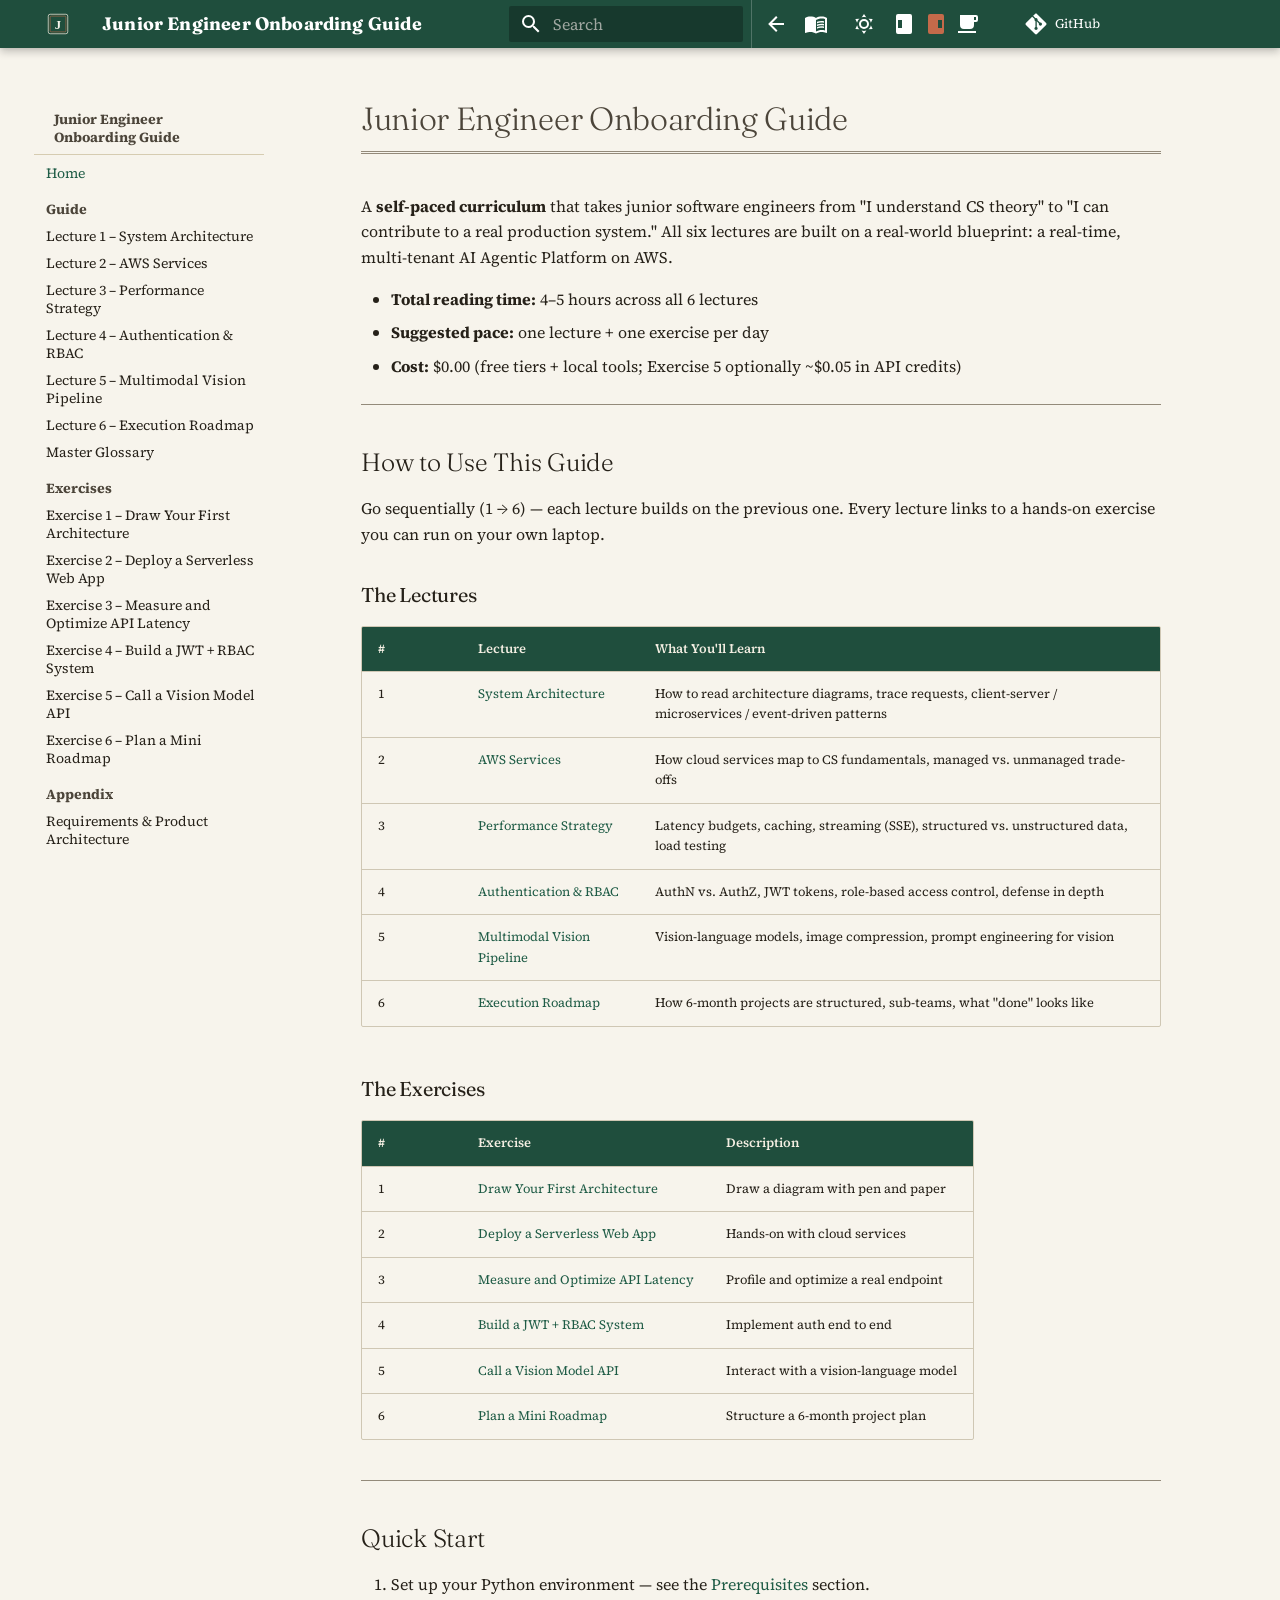
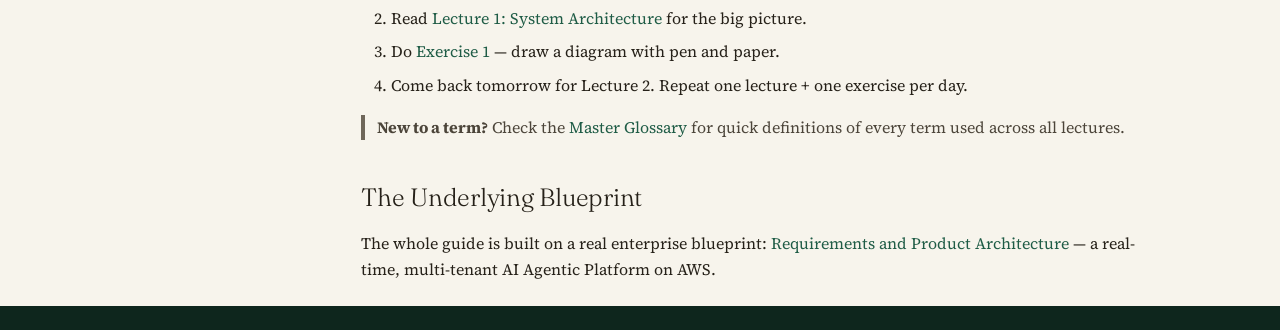
<file: index.html>
<!doctype html>
<html lang="en" class="no-js">
  <head>
    
      <meta charset="utf-8">
      <meta name="viewport" content="width=device-width,initial-scale=1">
      
        <meta name="description" content="Self-paced onboarding curriculum for junior software engineers — from CS theory to production systems.">
      
      
      
        <link rel="canonical" href="https://jonathanmark.github.io/jts/">
      
      
      
        <link rel="next" href="guides/exercises/exercise-01-draw-architecture/">
      
      
        
      
      
      <link rel="icon" href="assets/favicon.svg">
      <meta name="generator" content="mkdocs-1.6.1, mkdocs-material-9.7.7">
    
    
      
        <title>Junior Engineer Onboarding Guide</title>
      
    
    
      <link rel="stylesheet" href="assets/stylesheets/main.ec1eaa64.min.css">
      
        
        <link rel="stylesheet" href="assets/stylesheets/palette.ab4e12ef.min.css">
      
      


    
    
      
    
    
      
        
        
        <link rel="preconnect" href="https://fonts.gstatic.com" crossorigin>
        <link rel="stylesheet" href="https://fonts.googleapis.com/css?family=Source+Serif+4:300,300i,400,400i,700,700i%7CIBM+Plex+Mono:400,400i,700,700i&display=fallback">
        <style>:root{--md-text-font:"Source Serif 4";--md-code-font:"IBM Plex Mono"}</style>
      
    
    
      <link rel="stylesheet" href="stylesheets/extra.css">
    
    <script>__md_scope=new URL(".",location),__md_hash=e=>[...e].reduce(((e,_)=>(e<<5)-e+_.charCodeAt(0)),0),__md_get=(e,_=localStorage,t=__md_scope)=>JSON.parse(_.getItem(t.pathname+"."+e)),__md_set=(e,_,t=localStorage,a=__md_scope)=>{try{t.setItem(a.pathname+"."+e,JSON.stringify(_))}catch(e){}}</script>
    
      

    
    
  </head>
  
  
    
    
      
    
    
    
    
    <body dir="ltr" data-md-color-scheme="default" data-md-color-primary="indigo" data-md-color-accent="indigo">
  
    
    <input class="md-toggle" data-md-toggle="drawer" type="checkbox" id="__drawer" autocomplete="off">
    <input class="md-toggle" data-md-toggle="search" type="checkbox" id="__search" autocomplete="off">
    <label class="md-overlay" for="__drawer"></label>
    <div data-md-component="skip">
      
        
        <a href="#junior-engineer-onboarding-guide" class="md-skip">
          Skip to content
        </a>
      
    </div>
    <div data-md-component="announce">
      
    </div>
    
    
      

  

<header class="md-header md-header--shadow" data-md-component="header">
  <nav class="md-header__inner md-grid" aria-label="Header">
    <a href="." title="Junior Engineer Onboarding Guide" class="md-header__button md-logo" aria-label="Junior Engineer Onboarding Guide" data-md-component="logo">
      
  <img src="assets/favicon.svg" alt="logo">

    </a>
    <label class="md-header__button md-icon" for="__drawer">
      
      <svg xmlns="http://www.w3.org/2000/svg" viewBox="0 0 24 24"><path d="M3 6h18v2H3zm0 5h18v2H3zm0 5h18v2H3z"/></svg>
    </label>
    <div class="md-header__title" data-md-component="header-title">
      <div class="md-header__ellipsis">
        <div class="md-header__topic">
          <span class="md-ellipsis">
            Junior Engineer Onboarding Guide
          </span>
        </div>
        <div class="md-header__topic" data-md-component="header-topic">
          <span class="md-ellipsis">
            
              Home
            
          </span>
        </div>
      </div>
    </div>
    
    
      
      
        <label class="md-header__button md-icon" for="__search">
          
          <svg xmlns="http://www.w3.org/2000/svg" viewBox="0 0 24 24"><path d="M9.5 3A6.5 6.5 0 0 1 16 9.5c0 1.61-.59 3.09-1.56 4.23l.27.27h.79l5 5-1.5 1.5-5-5v-.79l-.27-.27A6.52 6.52 0 0 1 9.5 16 6.5 6.5 0 0 1 3 9.5 6.5 6.5 0 0 1 9.5 3m0 2C7 5 5 7 5 9.5S7 14 9.5 14 14 12 14 9.5 12 5 9.5 5"/></svg>
        </label>
        <div class="md-search" data-md-component="search" role="dialog">
  <label class="md-search__overlay" for="__search"></label>
  <div class="md-search__inner" role="search">
    <form class="md-search__form" name="search">
      <input type="text" class="md-search__input" name="query" aria-label="Search" placeholder="Search" autocapitalize="off" autocorrect="off" autocomplete="off" spellcheck="false" data-md-component="search-query" required>
      <label class="md-search__icon md-icon" for="__search">
        
        <svg xmlns="http://www.w3.org/2000/svg" viewBox="0 0 24 24"><path d="M9.5 3A6.5 6.5 0 0 1 16 9.5c0 1.61-.59 3.09-1.56 4.23l.27.27h.79l5 5-1.5 1.5-5-5v-.79l-.27-.27A6.52 6.52 0 0 1 9.5 16 6.5 6.5 0 0 1 3 9.5 6.5 6.5 0 0 1 9.5 3m0 2C7 5 5 7 5 9.5S7 14 9.5 14 14 12 14 9.5 12 5 9.5 5"/></svg>
        
        <svg xmlns="http://www.w3.org/2000/svg" viewBox="0 0 24 24"><path d="M20 11v2H8l5.5 5.5-1.42 1.42L4.16 12l7.92-7.92L13.5 5.5 8 11z"/></svg>
      </label>
      <nav class="md-search__options" aria-label="Search">
        
        <button type="reset" class="md-search__icon md-icon" title="Clear" aria-label="Clear" tabindex="-1">
          
          <svg xmlns="http://www.w3.org/2000/svg" viewBox="0 0 24 24"><path d="M19 6.41 17.59 5 12 10.59 6.41 5 5 6.41 10.59 12 5 17.59 6.41 19 12 13.41 17.59 19 19 17.59 13.41 12z"/></svg>
        </button>
      </nav>
      
        <div class="md-search__suggest" data-md-component="search-suggest"></div>
      
    </form>
    <div class="md-search__output">
      <div class="md-search__scrollwrap" tabindex="0" data-md-scrollfix>
        <div class="md-search-result" data-md-component="search-result">
          <div class="md-search-result__meta">
            Initializing search
          </div>
          <ol class="md-search-result__list" role="presentation"></ol>
        </div>
      </div>
    </div>
  </div>
</div>
      
    
    <!-- Grouped header controls: back · full guide · dark/light · sidebars -->
    <div class="md-header__controls">
      <button class="md-header__button md-icon" type="button" data-md-component="back" aria-label="Go back" title="Go back">
        <svg xmlns="http://www.w3.org/2000/svg" viewBox="0 0 24 24"><path d="M20 11v2H8l5.5 5.5-1.42 1.42L4.16 12l7.92-7.92L13.5 5.5 8 11z"/></svg>
      </button>
      <a href="guides/" class="md-header__button md-icon" title="Open the full guide" aria-label="Open the full guide">
        <svg xmlns="http://www.w3.org/2000/svg" viewBox="0 0 24 24"><path d="M12 21.5c-1.35-.85-3.8-1.5-5.5-1.5-1.65 0-3.35.3-4.75 1.05-.1.05-.15.05-.25.05-.25 0-.5-.25-.5-.5V6c.6-.45 1.25-.75 2-1 1.11-.35 2.33-.5 3.5-.5 1.95 0 4.05.4 5.5 1.5 1.45-1.1 3.55-1.5 5.5-1.5 1.17 0 2.39.15 3.5.5.75.25 1.4.55 2 1v14.6c0 .25-.25.5-.5.5-.1 0-.15 0-.25-.05-1.4-.75-3.1-1.05-4.75-1.05-1.7 0-4.15.65-5.5 1.5M12 8v11.5c1.35-.85 3.8-1.5 5.5-1.5 1.2 0 2.4.15 3.5.5V7c-1.1-.35-2.3-.5-3.5-.5-1.7 0-4.15.65-5.5 1.5m1 3.5c1.11-.68 2.6-1 4.5-1 .91 0 1.76.09 2.5.28V9.23c-.87-.15-1.71-.23-2.5-.23q-2.655 0-4.5.84zm4.5.17c-1.71 0-3.21.26-4.5.79v1.69c1.11-.65 2.6-.99 4.5-.99 1.04 0 1.88.08 2.5.24v-1.5c-.87-.16-1.71-.23-2.5-.23m2.5 2.9c-.87-.16-1.71-.24-2.5-.24-1.83 0-3.33.27-4.5.8v1.69c1.11-.66 2.6-.99 4.5-.99 1.04 0 1.88.08 2.5.24z"/></svg>
      </a>
      
        
          <form class="md-header__option" data-md-component="palette">
  
    
    
    
    <input class="md-option" data-md-color-media="" data-md-color-scheme="default" data-md-color-primary="indigo" data-md-color-accent="indigo"  aria-label="Switch to Paper"  type="radio" name="__palette" id="__palette_0">
    
      <label class="md-header__button md-icon" title="Switch to Paper" for="__palette_1" hidden>
        <svg xmlns="http://www.w3.org/2000/svg" viewBox="0 0 24 24"><path d="M12 7a5 5 0 0 1 5 5 5 5 0 0 1-5 5 5 5 0 0 1-5-5 5 5 0 0 1 5-5m0 2a3 3 0 0 0-3 3 3 3 0 0 0 3 3 3 3 0 0 0 3-3 3 3 0 0 0-3-3m0-7 2.39 3.42C13.65 5.15 12.84 5 12 5s-1.65.15-2.39.42zM3.34 7l4.16-.35A7.2 7.2 0 0 0 5.94 8.5c-.44.74-.69 1.5-.83 2.29zm.02 10 1.76-3.77a7.131 7.131 0 0 0 2.38 4.14zM20.65 7l-1.77 3.79a7.02 7.02 0 0 0-2.38-4.15zm-.01 10-4.14.36c.59-.51 1.12-1.14 1.54-1.86.42-.73.69-1.5.83-2.29zM12 22l-2.41-3.44c.74.27 1.55.44 2.41.44.82 0 1.63-.17 2.37-.44z"/></svg>
      </label>
    
  
    
    
    
    <input class="md-option" data-md-color-media="" data-md-color-scheme="paper" data-md-color-primary="indigo" data-md-color-accent="indigo"  aria-label="Switch to Slate"  type="radio" name="__palette" id="__palette_1">
    
      <label class="md-header__button md-icon" title="Switch to Slate" for="__palette_2" hidden>
        <svg xmlns="http://www.w3.org/2000/svg" viewBox="0 0 24 24"><path d="M12.74 5.47c2.36 1.03 3.61 3.56 3.18 5.99A6 6 0 0 1 18 16v.17a3 3 0 0 1 1-.17 3 3 0 0 1 3 3 3 3 0 0 1-3 3H6a4 4 0 0 1-4-4 4 4 0 0 1 4-4h.27C5 12.45 4.6 10.24 5.5 8.26a5.49 5.49 0 0 1 7.24-2.79m-.81 1.83c-1.77-.8-3.84.01-4.62 1.77-.46 1.02-.38 2.15.1 3.06A5.99 5.99 0 0 1 12 10c.7 0 1.38.12 2 .34a3.51 3.51 0 0 0-2.07-3.04m1.62-3.66c-.55-.24-1.1-.41-1.67-.52l2.49-1.3.9 2.89a7.7 7.7 0 0 0-1.72-1.07m-7.46.8c-.49.35-.92.75-1.29 1.19l.11-2.81 2.96.68c-.62.21-1.22.53-1.78.94M18 9.71c-.09-.59-.22-1.16-.41-1.71l2.38 1.5-2.05 2.23c.11-.65.13-1.33.08-2.02M3.04 11.3c.07.6.2 1.17.39 1.7l-2.37-1.5L3.1 9.28c-.1.65-.13 1.33-.06 2.02M19 18h-3v-2a4 4 0 0 0-4-4 4 4 0 0 0-4 4H6a2 2 0 0 0-2 2 2 2 0 0 0 2 2h13a1 1 0 0 0 1-1 1 1 0 0 0-1-1"/></svg>
      </label>
    
  
    
    
    
    <input class="md-option" data-md-color-media="" data-md-color-scheme="slate" data-md-color-primary="indigo" data-md-color-accent="indigo"  aria-label="Switch to Grey"  type="radio" name="__palette" id="__palette_2">
    
      <label class="md-header__button md-icon" title="Switch to Grey" for="__palette_3" hidden>
        <svg xmlns="http://www.w3.org/2000/svg" viewBox="0 0 24 24"><path d="m17.75 4.09-2.53 1.94.91 3.06-2.63-1.81-2.63 1.81.91-3.06-2.53-1.94L12.44 4l1.06-3 1.06 3zm3.5 6.91-1.64 1.25.59 1.98-1.7-1.17-1.7 1.17.59-1.98L15.75 11l2.06-.05L18.5 9l.69 1.95zm-2.28 4.95c.83-.08 1.72 1.1 1.19 1.85-.32.45-.66.87-1.08 1.27C15.17 23 8.84 23 4.94 19.07c-3.91-3.9-3.91-10.24 0-14.14.4-.4.82-.76 1.27-1.08.75-.53 1.93.36 1.85 1.19-.27 2.86.69 5.83 2.89 8.02a9.96 9.96 0 0 0 8.02 2.89m-1.64 2.02a12.08 12.08 0 0 1-7.8-3.47c-2.17-2.19-3.33-5-3.49-7.82-2.81 3.14-2.7 7.96.31 10.98 3.02 3.01 7.84 3.12 10.98.31"/></svg>
      </label>
    
  
    
    
    
    <input class="md-option" data-md-color-media="" data-md-color-scheme="grey" data-md-color-primary="indigo" data-md-color-accent="indigo"  aria-label="Switch to Ivory"  type="radio" name="__palette" id="__palette_3">
    
      <label class="md-header__button md-icon" title="Switch to Ivory" for="__palette_0" hidden>
        <svg xmlns="http://www.w3.org/2000/svg" viewBox="0 0 24 24"><path d="M6 19a5 5 0 0 1-5-5 5 5 0 0 1 5-5c1-2.35 3.3-4 6-4 3.43 0 6.24 2.66 6.5 6.03L19 11a4 4 0 0 1 4 4 4 4 0 0 1-4 4zm13-6h-2v-1a5 5 0 0 0-5-5c-2.5 0-4.55 1.82-4.94 4.19C6.73 11.07 6.37 11 6 11a3 3 0 0 0-3 3 3 3 0 0 0 3 3h13a2 2 0 0 0 2-2 2 2 0 0 0-2-2"/></svg>
      </label>
    
  
</form>
        
      
      
        <script>var palette=__md_get("__palette");if(palette&&palette.color){if("(prefers-color-scheme)"===palette.color.media){var media=matchMedia("(prefers-color-scheme: light)"),input=document.querySelector(media.matches?"[data-md-color-media='(prefers-color-scheme: light)']":"[data-md-color-media='(prefers-color-scheme: dark)']");palette.color.media=input.getAttribute("data-md-color-media"),palette.color.scheme=input.getAttribute("data-md-color-scheme"),palette.color.primary=input.getAttribute("data-md-color-primary"),palette.color.accent=input.getAttribute("data-md-color-accent")}for(var[key,value]of Object.entries(palette.color))document.body.setAttribute("data-md-color-"+key,value)}</script>
      
      <button class="md-header__button md-icon" type="button" data-md-toggle="nav" aria-label="Toggle navigation sidebar">
        <svg xmlns="http://www.w3.org/2000/svg" viewBox="0 0 24 24"><path d="M6 2h12a2 2 0 0 1 2 2v16a2 2 0 0 1-2 2H6a2 2 0 0 1-2-2V4a2 2 0 0 1 2-2m0 6v8h4V8z"/></svg>
      </button>
      <button class="md-header__button md-icon" type="button" data-md-toggle="toc" aria-label="Toggle table of contents">
        <svg xmlns="http://www.w3.org/2000/svg" viewBox="0 0 24 24"><path d="M6 2h12a2 2 0 0 1 2 2v16a2 2 0 0 1-2 2H6a2 2 0 0 1-2-2V4a2 2 0 0 1 2-2m8 6v8h4V8z"/></svg>
      </button>
      <button class="md-header__button md-icon" type="button" data-md-component="toasts" aria-label="Toggle toasts">
        <svg xmlns="http://www.w3.org/2000/svg" viewBox="0 0 24 24"><path d="M2 21h18v-2H2M20 8h-2V5h2m0-2H4v10a4 4 0 0 0 4 4h6a4 4 0 0 0 4-4v-3h2a2 2 0 0 0 2-2V5a2 2 0 0 0-2-2"/></svg>
      </button>
    </div>
    
      <div class="md-header__source">
        <a href="https://github.com/jonathanmark/jts" title="Go to repository" class="md-source" data-md-component="source">
  <div class="md-source__icon md-icon">
    
    <svg xmlns="http://www.w3.org/2000/svg" viewBox="0 0 448 512"><!--! Font Awesome Free 7.1.0 by @fontawesome - https://fontawesome.com License - https://fontawesome.com/license/free (Icons: CC BY 4.0, Fonts: SIL OFL 1.1, Code: MIT License) Copyright 2025 Fonticons, Inc.--><path d="M439.6 236.1 244 40.5c-5.4-5.5-12.8-8.5-20.4-8.5s-15 3-20.4 8.4L162.5 81l51.5 51.5c27.1-9.1 52.7 16.8 43.4 43.7l49.7 49.7c34.2-11.8 61.2 31 35.5 56.7-26.5 26.5-70.2-2.9-56-37.3L240.3 199v121.9c25.3 12.5 22.3 41.8 9.1 55-6.4 6.4-15.2 10.1-24.3 10.1s-17.8-3.6-24.3-10.1c-17.6-17.6-11.1-46.9 11.2-56v-123c-20.8-8.5-24.6-30.7-18.6-45L142.6 101 8.5 235.1C3 240.6 0 247.9 0 255.5s3 15 8.5 20.4l195.6 195.7c5.4 5.4 12.7 8.4 20.4 8.4s15-3 20.4-8.4l194.7-194.7c5.4-5.4 8.4-12.8 8.4-20.4s-3-15-8.4-20.4"/></svg>
  </div>
  <div class="md-source__repository">
    GitHub
  </div>
</a>
      </div>
    
  </nav>
  
</header>
    
    <div class="md-container" data-md-component="container">
      
      
        
          
        
      
      <main class="md-main" data-md-component="main">
        <div class="md-main__inner md-grid">
          
            
              
              <div class="md-sidebar md-sidebar--primary" data-md-component="sidebar" data-md-type="navigation" >
                <div class="md-sidebar__scrollwrap">
                  <div class="md-sidebar__inner">
                    



<nav class="md-nav md-nav--primary" aria-label="Navigation" data-md-level="0">
  <label class="md-nav__title" for="__drawer">
    <a href="." title="Junior Engineer Onboarding Guide" class="md-nav__button md-logo" aria-label="Junior Engineer Onboarding Guide" data-md-component="logo">
      
  <img src="assets/favicon.svg" alt="logo">

    </a>
    Junior Engineer Onboarding Guide
  </label>
  
    <div class="md-nav__source">
      <a href="https://github.com/jonathanmark/jts" title="Go to repository" class="md-source" data-md-component="source">
  <div class="md-source__icon md-icon">
    
    <svg xmlns="http://www.w3.org/2000/svg" viewBox="0 0 448 512"><!--! Font Awesome Free 7.1.0 by @fontawesome - https://fontawesome.com License - https://fontawesome.com/license/free (Icons: CC BY 4.0, Fonts: SIL OFL 1.1, Code: MIT License) Copyright 2025 Fonticons, Inc.--><path d="M439.6 236.1 244 40.5c-5.4-5.5-12.8-8.5-20.4-8.5s-15 3-20.4 8.4L162.5 81l51.5 51.5c27.1-9.1 52.7 16.8 43.4 43.7l49.7 49.7c34.2-11.8 61.2 31 35.5 56.7-26.5 26.5-70.2-2.9-56-37.3L240.3 199v121.9c25.3 12.5 22.3 41.8 9.1 55-6.4 6.4-15.2 10.1-24.3 10.1s-17.8-3.6-24.3-10.1c-17.6-17.6-11.1-46.9 11.2-56v-123c-20.8-8.5-24.6-30.7-18.6-45L142.6 101 8.5 235.1C3 240.6 0 247.9 0 255.5s3 15 8.5 20.4l195.6 195.7c5.4 5.4 12.7 8.4 20.4 8.4s15-3 20.4-8.4l194.7-194.7c5.4-5.4 8.4-12.8 8.4-20.4s-3-15-8.4-20.4"/></svg>
  </div>
  <div class="md-source__repository">
    GitHub
  </div>
</a>
    </div>
  
  <ul class="md-nav__list" data-md-scrollfix>
    
      
      
  
  
    
  
  
  
    <li class="md-nav__item md-nav__item--active">
      
      <input class="md-nav__toggle md-toggle" type="checkbox" id="__toc">
      
      
        
      
      
        <label class="md-nav__link md-nav__link--active" for="__toc">
          
  
  
  <span class="md-ellipsis">
    
  
    Home
  

    
  </span>
  
  

          <span class="md-nav__icon md-icon"></span>
        </label>
      
      <a href="." class="md-nav__link md-nav__link--active">
        
  
  
  <span class="md-ellipsis">
    
  
    Home
  

    
  </span>
  
  

      </a>
      
        

<nav class="md-nav md-nav--secondary" aria-label="Table of contents">
  
  
    <label class="md-nav__title" for="__toc">
      <span class="md-nav__icon md-icon"></span>
      Table of contents
    </label>
    <ul class="md-nav__list" data-md-component="toc" data-md-scrollfix>
      
        <li class="md-nav__item">
  <a href="#junior-engineer-onboarding-guide" class="md-nav__link">
    <span class="md-ellipsis">
      
        Junior Engineer Onboarding Guide
      
    </span>
  </a>
  
    <nav class="md-nav" aria-label="Junior Engineer Onboarding Guide">
      <ul class="md-nav__list">
        
          <li class="md-nav__item">
  <a href="#how-to-use-this-guide" class="md-nav__link">
    <span class="md-ellipsis">
      
        How to Use This Guide
      
    </span>
  </a>
  
    <nav class="md-nav" aria-label="How to Use This Guide">
      <ul class="md-nav__list">
        
          <li class="md-nav__item">
  <a href="#the-lectures" class="md-nav__link">
    <span class="md-ellipsis">
      
        The Lectures
      
    </span>
  </a>
  
</li>
        
          <li class="md-nav__item">
  <a href="#the-exercises" class="md-nav__link">
    <span class="md-ellipsis">
      
        The Exercises
      
    </span>
  </a>
  
</li>
        
      </ul>
    </nav>
  
</li>
        
          <li class="md-nav__item">
  <a href="#quick-start" class="md-nav__link">
    <span class="md-ellipsis">
      
        Quick Start
      
    </span>
  </a>
  
</li>
        
          <li class="md-nav__item">
  <a href="#the-underlying-blueprint" class="md-nav__link">
    <span class="md-ellipsis">
      
        The Underlying Blueprint
      
    </span>
  </a>
  
</li>
        
      </ul>
    </nav>
  
</li>
      
    </ul>
  
</nav>
      
    </li>
  

    
      
      
  
  
  
  
    
    
    
    
      
        
        
      
    
    
    <li class="md-nav__item md-nav__item--section md-nav__item--nested">
      
        
        
        <input class="md-nav__toggle md-toggle " type="checkbox" id="__nav_2" >
        
          
          <label class="md-nav__link" for="__nav_2" id="__nav_2_label" tabindex="">
            
  
  
  <span class="md-ellipsis">
    
  
    Guide
  

    
  </span>
  
  

            <span class="md-nav__icon md-icon"></span>
          </label>
        
        <nav class="md-nav" data-md-level="1" aria-labelledby="__nav_2_label" aria-expanded="false">
          <label class="md-nav__title" for="__nav_2">
            <span class="md-nav__icon md-icon"></span>
            
  
    Guide
  

          </label>
          <ul class="md-nav__list" data-md-scrollfix>
            
              
                
  
  
  
  
    <li class="md-nav__item">
      <a href="guides/#1-system-architecture" class="md-nav__link">
        
  
  
  <span class="md-ellipsis">
    
  
    Lecture 1 – System Architecture
  

    
  </span>
  
  

      </a>
    </li>
  

              
            
              
                
  
  
  
  
    <li class="md-nav__item">
      <a href="guides/#2-aws-services" class="md-nav__link">
        
  
  
  <span class="md-ellipsis">
    
  
    Lecture 2 – AWS Services
  

    
  </span>
  
  

      </a>
    </li>
  

              
            
              
                
  
  
  
  
    <li class="md-nav__item">
      <a href="guides/#3-performance-strategy" class="md-nav__link">
        
  
  
  <span class="md-ellipsis">
    
  
    Lecture 3 – Performance Strategy
  

    
  </span>
  
  

      </a>
    </li>
  

              
            
              
                
  
  
  
  
    <li class="md-nav__item">
      <a href="guides/#4-authentication-rbac" class="md-nav__link">
        
  
  
  <span class="md-ellipsis">
    
  
    Lecture 4 – Authentication & RBAC
  

    
  </span>
  
  

      </a>
    </li>
  

              
            
              
                
  
  
  
  
    <li class="md-nav__item">
      <a href="guides/#5-multimodal-vision-pipeline" class="md-nav__link">
        
  
  
  <span class="md-ellipsis">
    
  
    Lecture 5 – Multimodal Vision Pipeline
  

    
  </span>
  
  

      </a>
    </li>
  

              
            
              
                
  
  
  
  
    <li class="md-nav__item">
      <a href="guides/#6-execution-roadmap" class="md-nav__link">
        
  
  
  <span class="md-ellipsis">
    
  
    Lecture 6 – Execution Roadmap
  

    
  </span>
  
  

      </a>
    </li>
  

              
            
              
                
  
  
  
  
    <li class="md-nav__item">
      <a href="guides/#master-glossary" class="md-nav__link">
        
  
  
  <span class="md-ellipsis">
    
  
    Master Glossary
  

    
  </span>
  
  

      </a>
    </li>
  

              
            
          </ul>
        </nav>
      
    </li>
  

    
      
      
  
  
  
  
    
    
    
    
      
        
        
      
    
    
    <li class="md-nav__item md-nav__item--section md-nav__item--nested">
      
        
        
        <input class="md-nav__toggle md-toggle " type="checkbox" id="__nav_3" >
        
          
          <label class="md-nav__link" for="__nav_3" id="__nav_3_label" tabindex="">
            
  
  
  <span class="md-ellipsis">
    
  
    Exercises
  

    
  </span>
  
  

            <span class="md-nav__icon md-icon"></span>
          </label>
        
        <nav class="md-nav" data-md-level="1" aria-labelledby="__nav_3_label" aria-expanded="false">
          <label class="md-nav__title" for="__nav_3">
            <span class="md-nav__icon md-icon"></span>
            
  
    Exercises
  

          </label>
          <ul class="md-nav__list" data-md-scrollfix>
            
              
                
  
  
  
  
    <li class="md-nav__item">
      <a href="guides/exercises/exercise-01-draw-architecture/" class="md-nav__link">
        
  
  
  <span class="md-ellipsis">
    
  
    Exercise 1 – Draw Your First Architecture
  

    
  </span>
  
  

      </a>
    </li>
  

              
            
              
                
  
  
  
  
    <li class="md-nav__item">
      <a href="guides/exercises/exercise-02-cloud-services-mapping/" class="md-nav__link">
        
  
  
  <span class="md-ellipsis">
    
  
    Exercise 2 – Deploy a Serverless Web App
  

    
  </span>
  
  

      </a>
    </li>
  

              
            
              
                
  
  
  
  
    <li class="md-nav__item">
      <a href="guides/exercises/exercise-03-latency-budget/" class="md-nav__link">
        
  
  
  <span class="md-ellipsis">
    
  
    Exercise 3 – Measure and Optimize API Latency
  

    
  </span>
  
  

      </a>
    </li>
  

              
            
              
                
  
  
  
  
    <li class="md-nav__item">
      <a href="guides/exercises/exercise-04-jwt-rbac/" class="md-nav__link">
        
  
  
  <span class="md-ellipsis">
    
  
    Exercise 4 – Build a JWT + RBAC System
  

    
  </span>
  
  

      </a>
    </li>
  

              
            
              
                
  
  
  
  
    <li class="md-nav__item">
      <a href="guides/exercises/exercise-05-vision-api/" class="md-nav__link">
        
  
  
  <span class="md-ellipsis">
    
  
    Exercise 5 – Call a Vision Model API
  

    
  </span>
  
  

      </a>
    </li>
  

              
            
              
                
  
  
  
  
    <li class="md-nav__item">
      <a href="guides/exercises/exercise-06-project-planning/" class="md-nav__link">
        
  
  
  <span class="md-ellipsis">
    
  
    Exercise 6 – Plan a Mini Roadmap
  

    
  </span>
  
  

      </a>
    </li>
  

              
            
          </ul>
        </nav>
      
    </li>
  

    
      
      
  
  
  
  
    
    
    
    
      
        
        
      
    
    
    <li class="md-nav__item md-nav__item--section md-nav__item--nested">
      
        
        
        <input class="md-nav__toggle md-toggle " type="checkbox" id="__nav_4" >
        
          
          <label class="md-nav__link" for="__nav_4" id="__nav_4_label" tabindex="">
            
  
  
  <span class="md-ellipsis">
    
  
    Appendix
  

    
  </span>
  
  

            <span class="md-nav__icon md-icon"></span>
          </label>
        
        <nav class="md-nav" data-md-level="1" aria-labelledby="__nav_4_label" aria-expanded="false">
          <label class="md-nav__title" for="__nav_4">
            <span class="md-nav__icon md-icon"></span>
            
  
    Appendix
  

          </label>
          <ul class="md-nav__list" data-md-scrollfix>
            
              
                
  
  
  
  
    <li class="md-nav__item">
      <a href="requirements-and-architecture/" class="md-nav__link">
        
  
  
  <span class="md-ellipsis">
    
  
    Requirements & Product Architecture
  

    
  </span>
  
  

      </a>
    </li>
  

              
            
          </ul>
        </nav>
      
    </li>
  

    
  </ul>
</nav>
                  </div>
                </div>
              </div>
            
            
              
              <div class="md-sidebar md-sidebar--secondary" data-md-component="sidebar" data-md-type="toc" >
                <div class="md-sidebar__scrollwrap">
                  <div class="md-sidebar__inner">
                    

<nav class="md-nav md-nav--secondary" aria-label="Table of contents">
  
  
    <label class="md-nav__title" for="__toc">
      <span class="md-nav__icon md-icon"></span>
      Table of contents
    </label>
    <ul class="md-nav__list" data-md-component="toc" data-md-scrollfix>
      
        <li class="md-nav__item">
  <a href="#junior-engineer-onboarding-guide" class="md-nav__link">
    <span class="md-ellipsis">
      
        Junior Engineer Onboarding Guide
      
    </span>
  </a>
  
    <nav class="md-nav" aria-label="Junior Engineer Onboarding Guide">
      <ul class="md-nav__list">
        
          <li class="md-nav__item">
  <a href="#how-to-use-this-guide" class="md-nav__link">
    <span class="md-ellipsis">
      
        How to Use This Guide
      
    </span>
  </a>
  
    <nav class="md-nav" aria-label="How to Use This Guide">
      <ul class="md-nav__list">
        
          <li class="md-nav__item">
  <a href="#the-lectures" class="md-nav__link">
    <span class="md-ellipsis">
      
        The Lectures
      
    </span>
  </a>
  
</li>
        
          <li class="md-nav__item">
  <a href="#the-exercises" class="md-nav__link">
    <span class="md-ellipsis">
      
        The Exercises
      
    </span>
  </a>
  
</li>
        
      </ul>
    </nav>
  
</li>
        
          <li class="md-nav__item">
  <a href="#quick-start" class="md-nav__link">
    <span class="md-ellipsis">
      
        Quick Start
      
    </span>
  </a>
  
</li>
        
          <li class="md-nav__item">
  <a href="#the-underlying-blueprint" class="md-nav__link">
    <span class="md-ellipsis">
      
        The Underlying Blueprint
      
    </span>
  </a>
  
</li>
        
      </ul>
    </nav>
  
</li>
      
    </ul>
  
</nav>
                  </div>
                </div>
              </div>
            
          
          
            <div class="md-content" data-md-component="content">
              
              <article class="md-content__inner md-typeset">
                
                  


  
  


<h1 id="junior-engineer-onboarding-guide">Junior Engineer Onboarding Guide<a class="headerlink" href="#junior-engineer-onboarding-guide" title="Permanent link">&para;</a></h1>
<p>A <strong>self-paced curriculum</strong> that takes junior software engineers from "I understand CS theory" to "I can contribute to a real production system." All six lectures are built on a real-world blueprint: a real-time, multi-tenant AI Agentic Platform on AWS.</p>
<ul>
<li><strong>Total reading time:</strong> 4–5 hours across all 6 lectures</li>
<li><strong>Suggested pace:</strong> one lecture + one exercise per day</li>
<li><strong>Cost:</strong> $0.00 (free tiers + local tools; Exercise 5 optionally ~$0.05 in API credits)</li>
</ul>
<hr />
<h2 id="how-to-use-this-guide">How to Use This Guide<a class="headerlink" href="#how-to-use-this-guide" title="Permanent link">&para;</a></h2>
<p>Go sequentially (1 → 6) — each lecture builds on the previous one. Every lecture links to a hands-on exercise you can run on your own laptop.</p>
<h3 id="the-lectures">The Lectures<a class="headerlink" href="#the-lectures" title="Permanent link">&para;</a></h3>
<table>
<thead>
<tr>
<th>#</th>
<th>Lecture</th>
<th>What You'll Learn</th>
</tr>
</thead>
<tbody>
<tr>
<td>1</td>
<td><a href="guides/#1-system-architecture">System Architecture</a></td>
<td>How to read architecture diagrams, trace requests, client-server / microservices / event-driven patterns</td>
</tr>
<tr>
<td>2</td>
<td><a href="guides/#2-aws-services">AWS Services</a></td>
<td>How cloud services map to CS fundamentals, managed vs. unmanaged trade-offs</td>
</tr>
<tr>
<td>3</td>
<td><a href="guides/#3-performance-strategy">Performance Strategy</a></td>
<td>Latency budgets, caching, streaming (SSE), structured vs. unstructured data, load testing</td>
</tr>
<tr>
<td>4</td>
<td><a href="guides/#4-authentication-rbac">Authentication &amp; RBAC</a></td>
<td>AuthN vs. AuthZ, JWT tokens, role-based access control, defense in depth</td>
</tr>
<tr>
<td>5</td>
<td><a href="guides/#5-multimodal-vision-pipeline">Multimodal Vision Pipeline</a></td>
<td>Vision-language models, image compression, prompt engineering for vision</td>
</tr>
<tr>
<td>6</td>
<td><a href="guides/#6-execution-roadmap">Execution Roadmap</a></td>
<td>How 6-month projects are structured, sub-teams, what "done" looks like</td>
</tr>
</tbody>
</table>
<h3 id="the-exercises">The Exercises<a class="headerlink" href="#the-exercises" title="Permanent link">&para;</a></h3>
<table>
<thead>
<tr>
<th>#</th>
<th>Exercise</th>
<th>Description</th>
</tr>
</thead>
<tbody>
<tr>
<td>1</td>
<td><a href="guides/exercises/exercise-01-draw-architecture/">Draw Your First Architecture</a></td>
<td>Draw a diagram with pen and paper</td>
</tr>
<tr>
<td>2</td>
<td><a href="guides/exercises/exercise-02-cloud-services-mapping/">Deploy a Serverless Web App</a></td>
<td>Hands-on with cloud services</td>
</tr>
<tr>
<td>3</td>
<td><a href="guides/exercises/exercise-03-latency-budget/">Measure and Optimize API Latency</a></td>
<td>Profile and optimize a real endpoint</td>
</tr>
<tr>
<td>4</td>
<td><a href="guides/exercises/exercise-04-jwt-rbac/">Build a JWT + RBAC System</a></td>
<td>Implement auth end to end</td>
</tr>
<tr>
<td>5</td>
<td><a href="guides/exercises/exercise-05-vision-api/">Call a Vision Model API</a></td>
<td>Interact with a vision-language model</td>
</tr>
<tr>
<td>6</td>
<td><a href="guides/exercises/exercise-06-project-planning/">Plan a Mini Roadmap</a></td>
<td>Structure a 6-month project plan</td>
</tr>
</tbody>
</table>
<hr />
<h2 id="quick-start">Quick Start<a class="headerlink" href="#quick-start" title="Permanent link">&para;</a></h2>
<ol>
<li>Set up your Python environment — see the <a href="guides/#prerequisites">Prerequisites</a> section.</li>
<li>Read <a href="guides/#1-system-architecture">Lecture 1: System Architecture</a> for the big picture.</li>
<li>Do <a href="guides/exercises/exercise-01-draw-architecture/">Exercise 1</a> — draw a diagram with pen and paper.</li>
<li>Come back tomorrow for Lecture 2. Repeat one lecture + one exercise per day.</li>
</ol>
<blockquote>
<p><strong>New to a term?</strong> Check the <a href="guides/#master-glossary">Master Glossary</a> for quick definitions of every term used across all lectures.</p>
</blockquote>
<h2 id="the-underlying-blueprint">The Underlying Blueprint<a class="headerlink" href="#the-underlying-blueprint" title="Permanent link">&para;</a></h2>
<p>The whole guide is built on a real enterprise blueprint: <a href="requirements-and-architecture/">Requirements and Product Architecture</a> — a real-time, multi-tenant AI Agentic Platform on AWS.</p>












                
              </article>
            </div>
          
          
<script>var target=document.getElementById(location.hash.slice(1));target&&target.name&&(target.checked=target.name.startsWith("__tabbed_"))</script>
        </div>
        
          <button type="button" class="md-top md-icon" data-md-component="top" hidden>
  
  <svg xmlns="http://www.w3.org/2000/svg" viewBox="0 0 24 24"><path d="M13 20h-2V8l-5.5 5.5-1.42-1.42L12 4.16l7.92 7.92-1.42 1.42L13 8z"/></svg>
  Back to top
</button>
        
      </main>
      
        <footer class="md-footer">
  
  <div class="md-footer-meta md-typeset">
    <div class="md-footer-meta__inner md-grid">
      <div class="md-copyright">
  
  
</div>
      
    </div>
  </div>
</footer>
      
    </div>
    <div class="md-dialog" data-md-component="dialog">
      <div class="md-dialog__inner md-typeset"></div>
    </div>
    
    
    
      
      
      <script id="__config" type="application/json">{"annotate": null, "base": ".", "features": ["navigation.sections", "navigation.top", "search.suggest", "search.highlight", "content.code.copy", "toc.follow"], "search": "assets/javascripts/workers/search.2c215733.min.js", "tags": null, "translations": {"clipboard.copied": "Copied to clipboard", "clipboard.copy": "Copy to clipboard", "search.result.more.one": "1 more on this page", "search.result.more.other": "# more on this page", "search.result.none": "No matching documents", "search.result.one": "1 matching document", "search.result.other": "# matching documents", "search.result.placeholder": "Type to start searching", "search.result.term.missing": "Missing", "select.version": "Select version"}, "version": null}</script>
    
    
      <script src="assets/javascripts/bundle.d7400e89.min.js"></script>
      
        <script src="javascripts/mermaid.min.js"></script>
      
        <script src="javascripts/mermaid-init.js"></script>
      
        <script src="javascripts/sidebar-toggle.js"></script>
      
        <script src="javascripts/scroll-end.js"></script>
      
        <script src="javascripts/toasts.js"></script>
      
        <script src="javascripts/scrollspy.js"></script>
      
    
  </body>
</html>
</file>
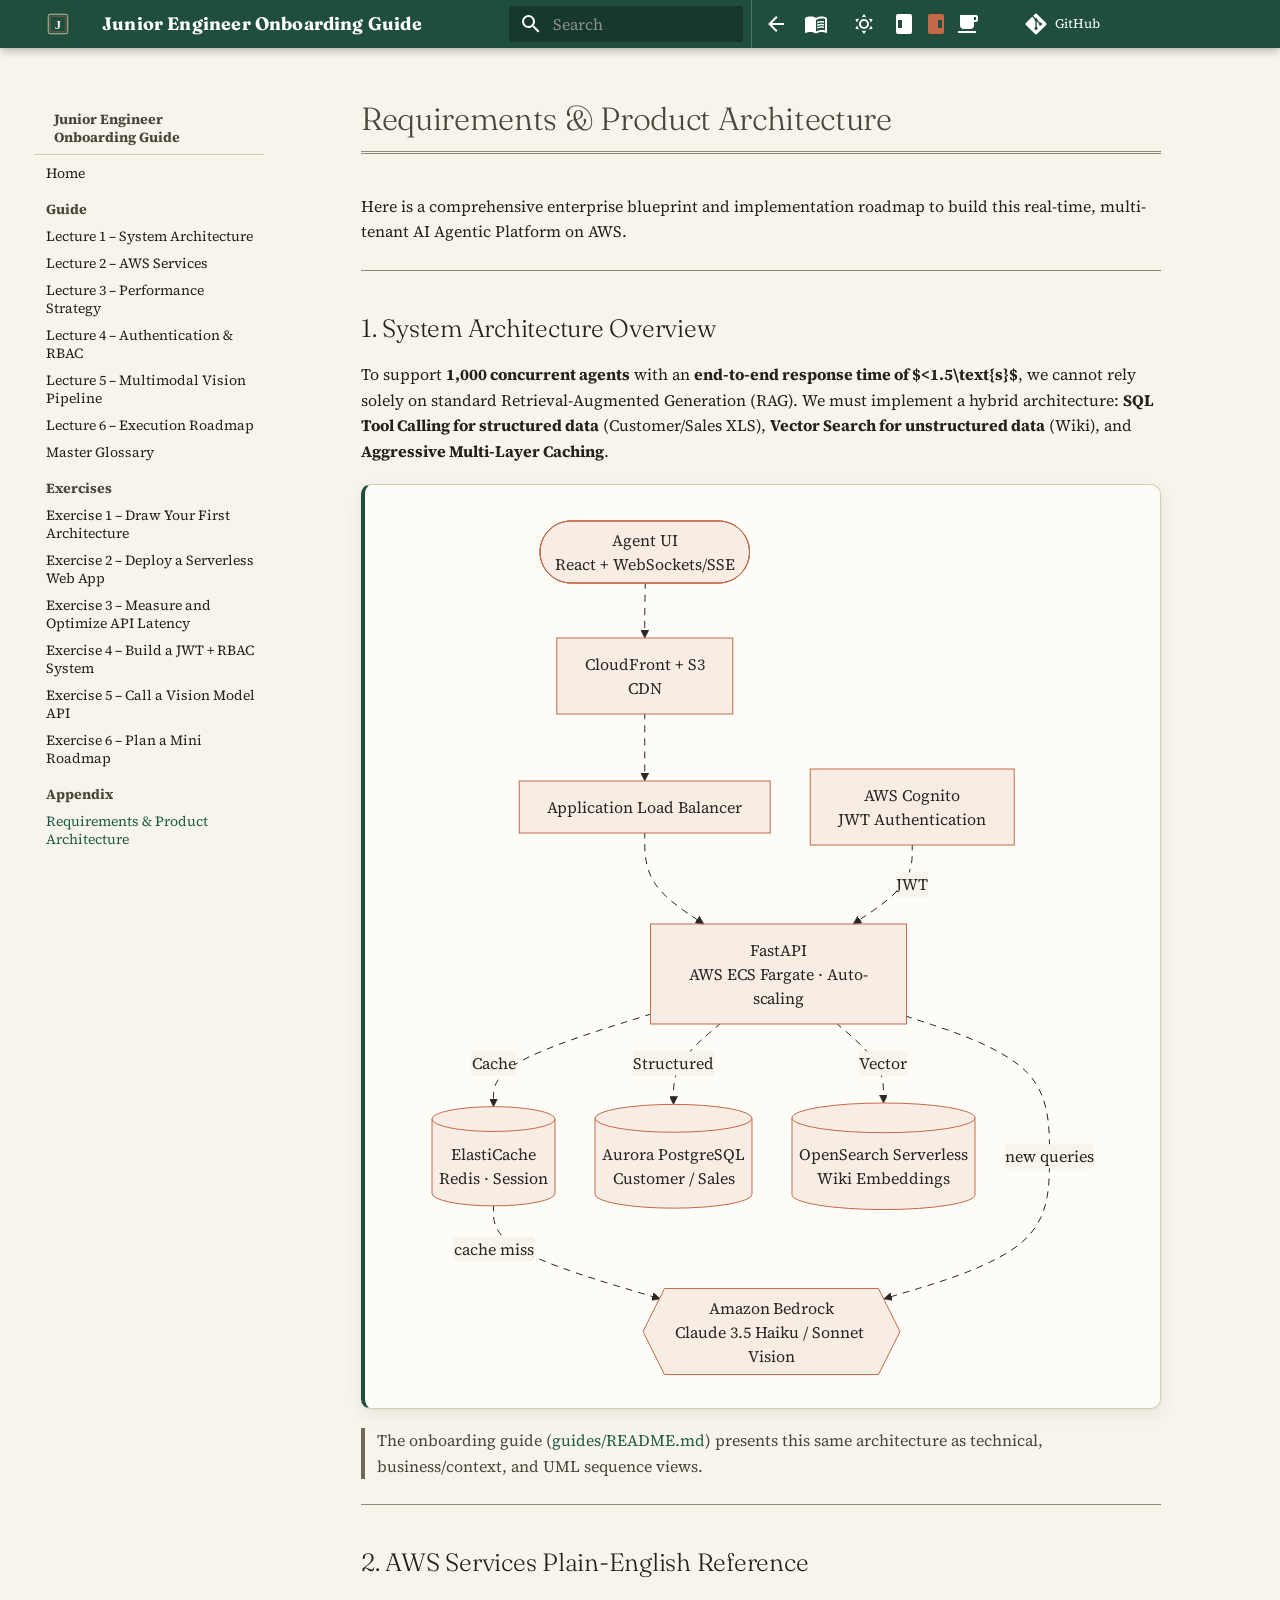
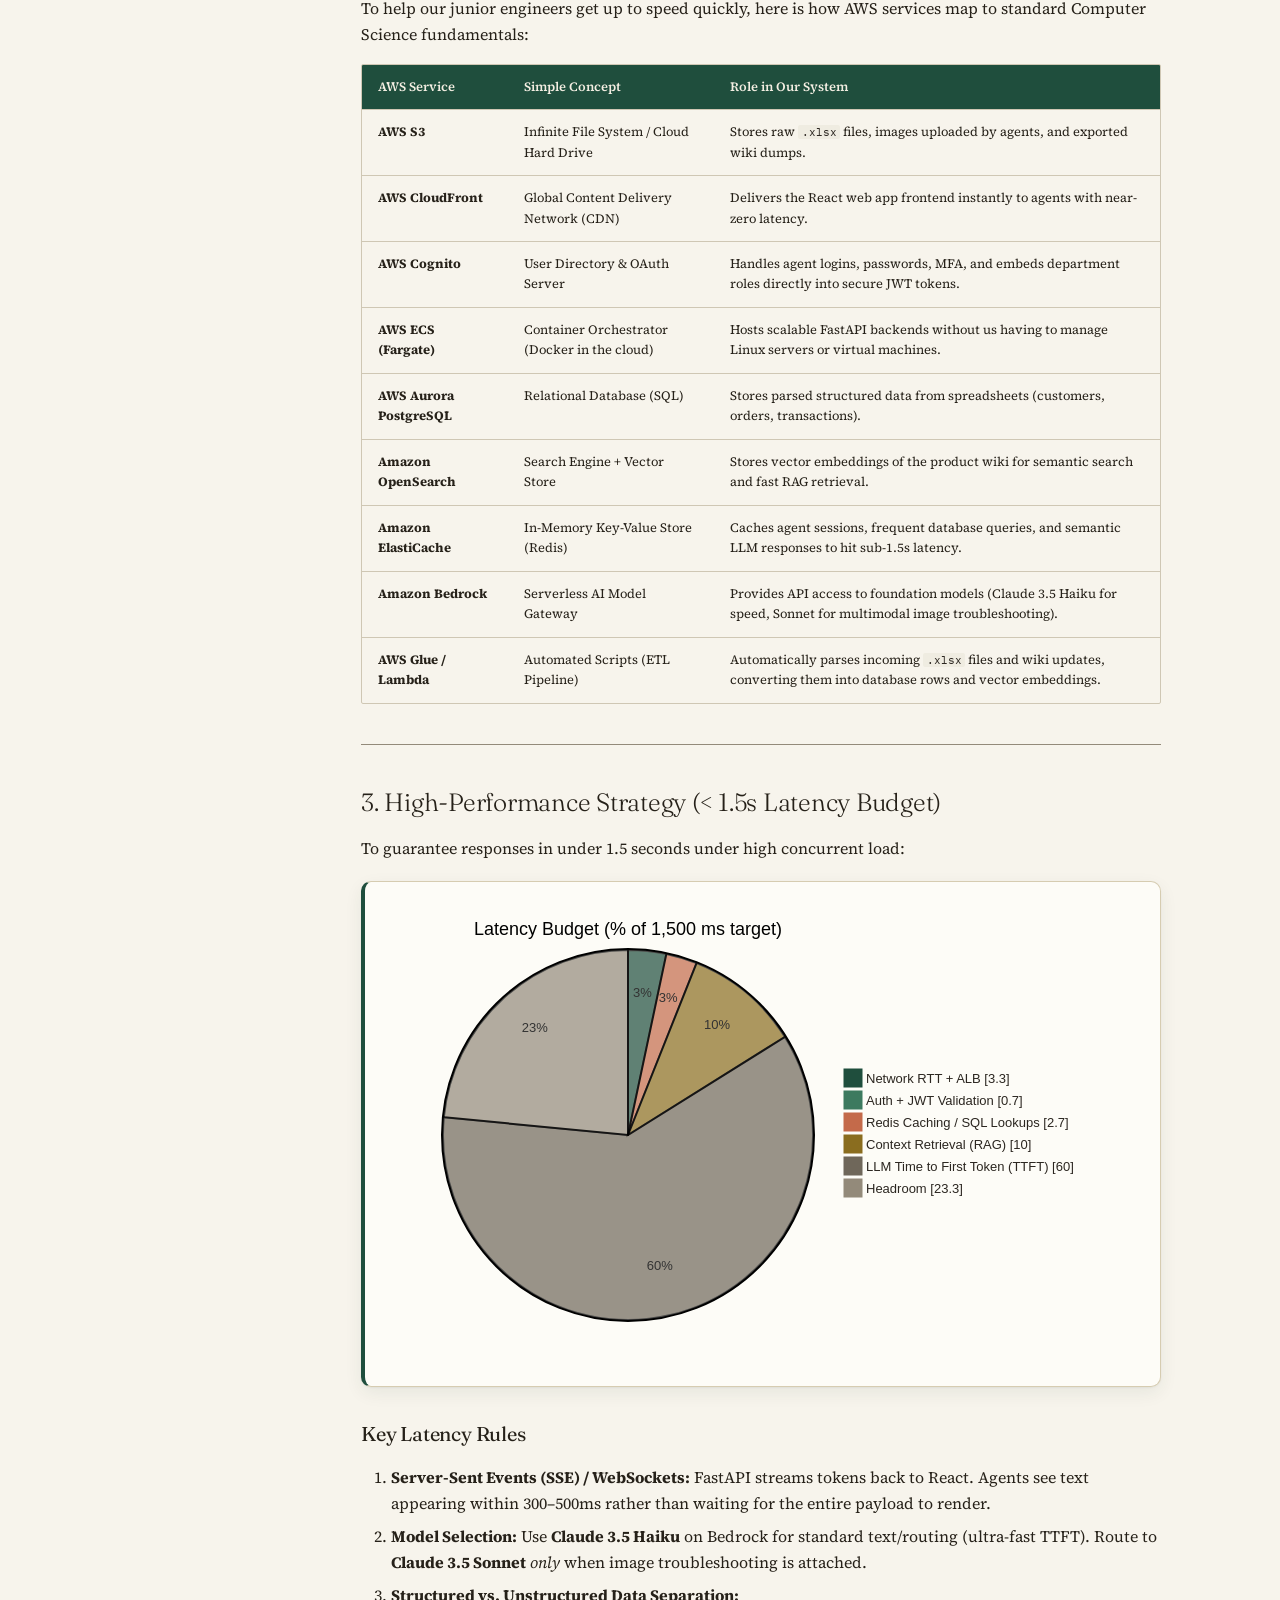
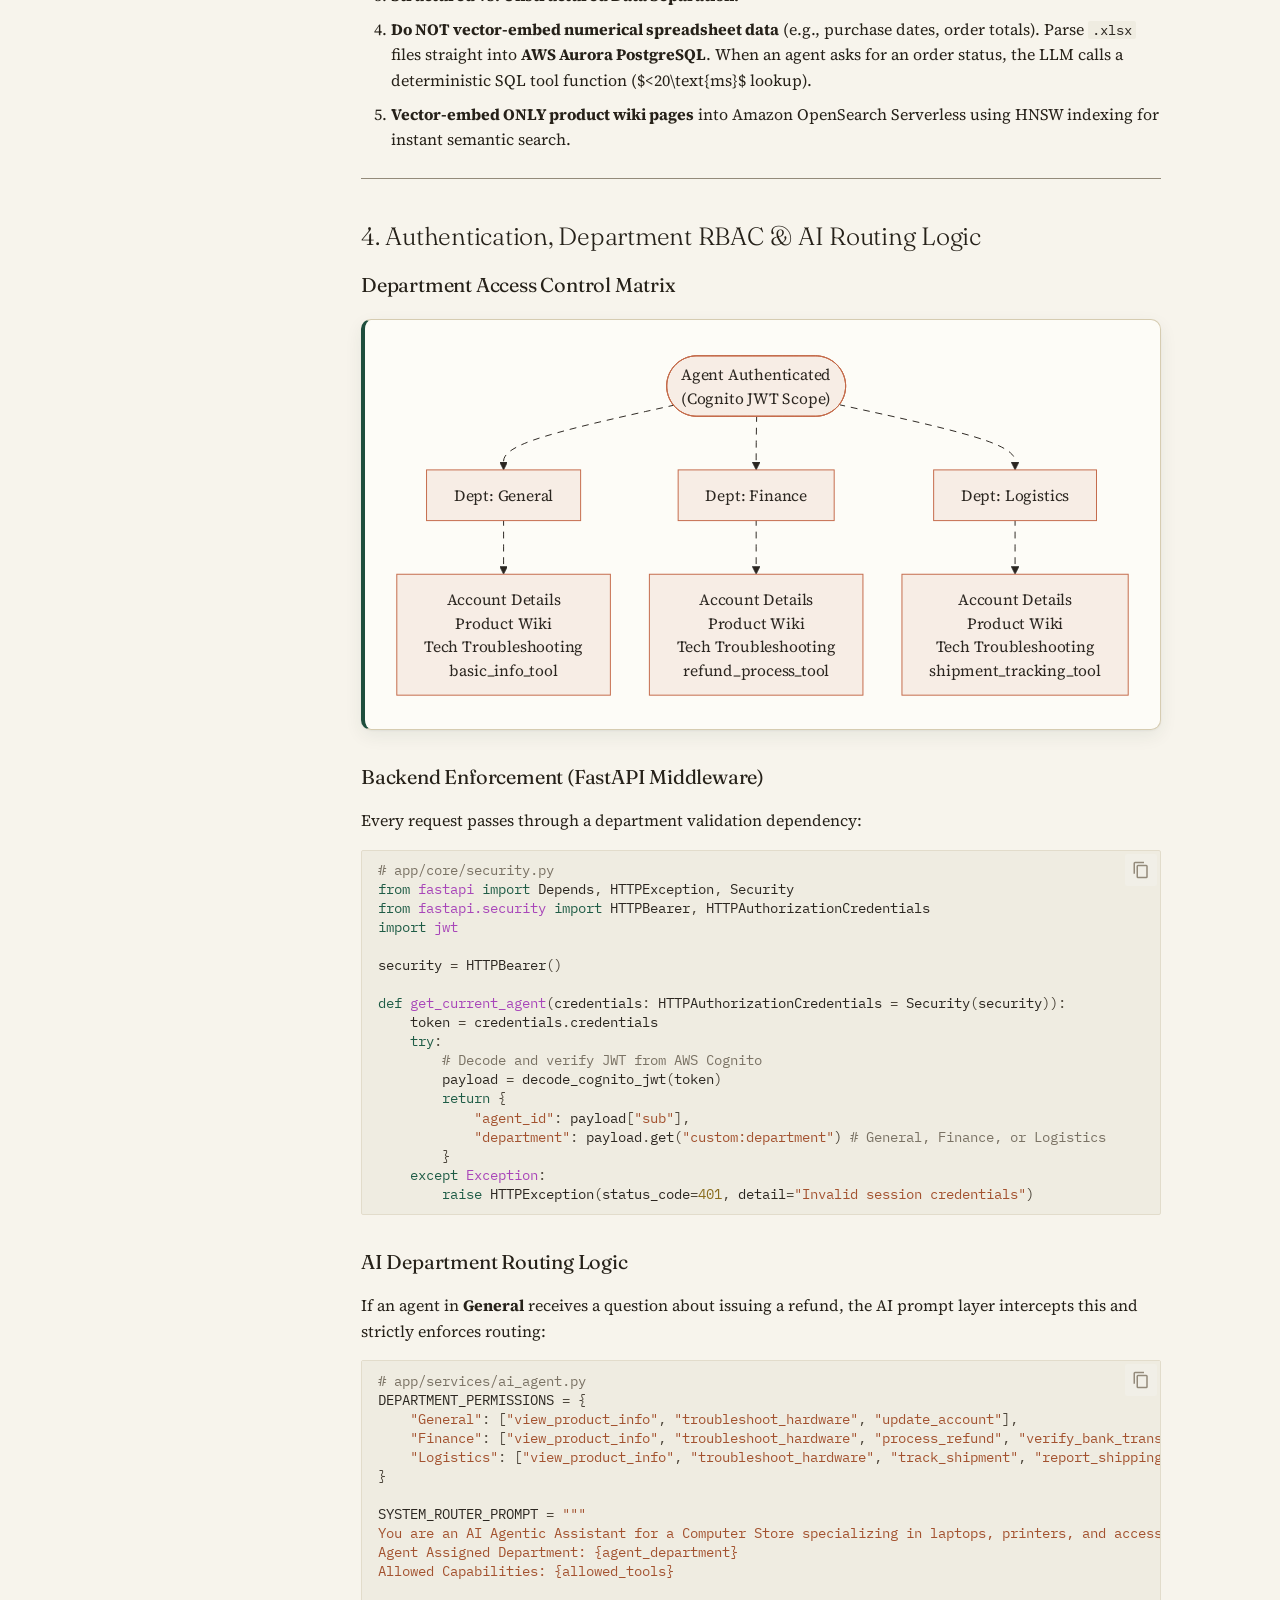
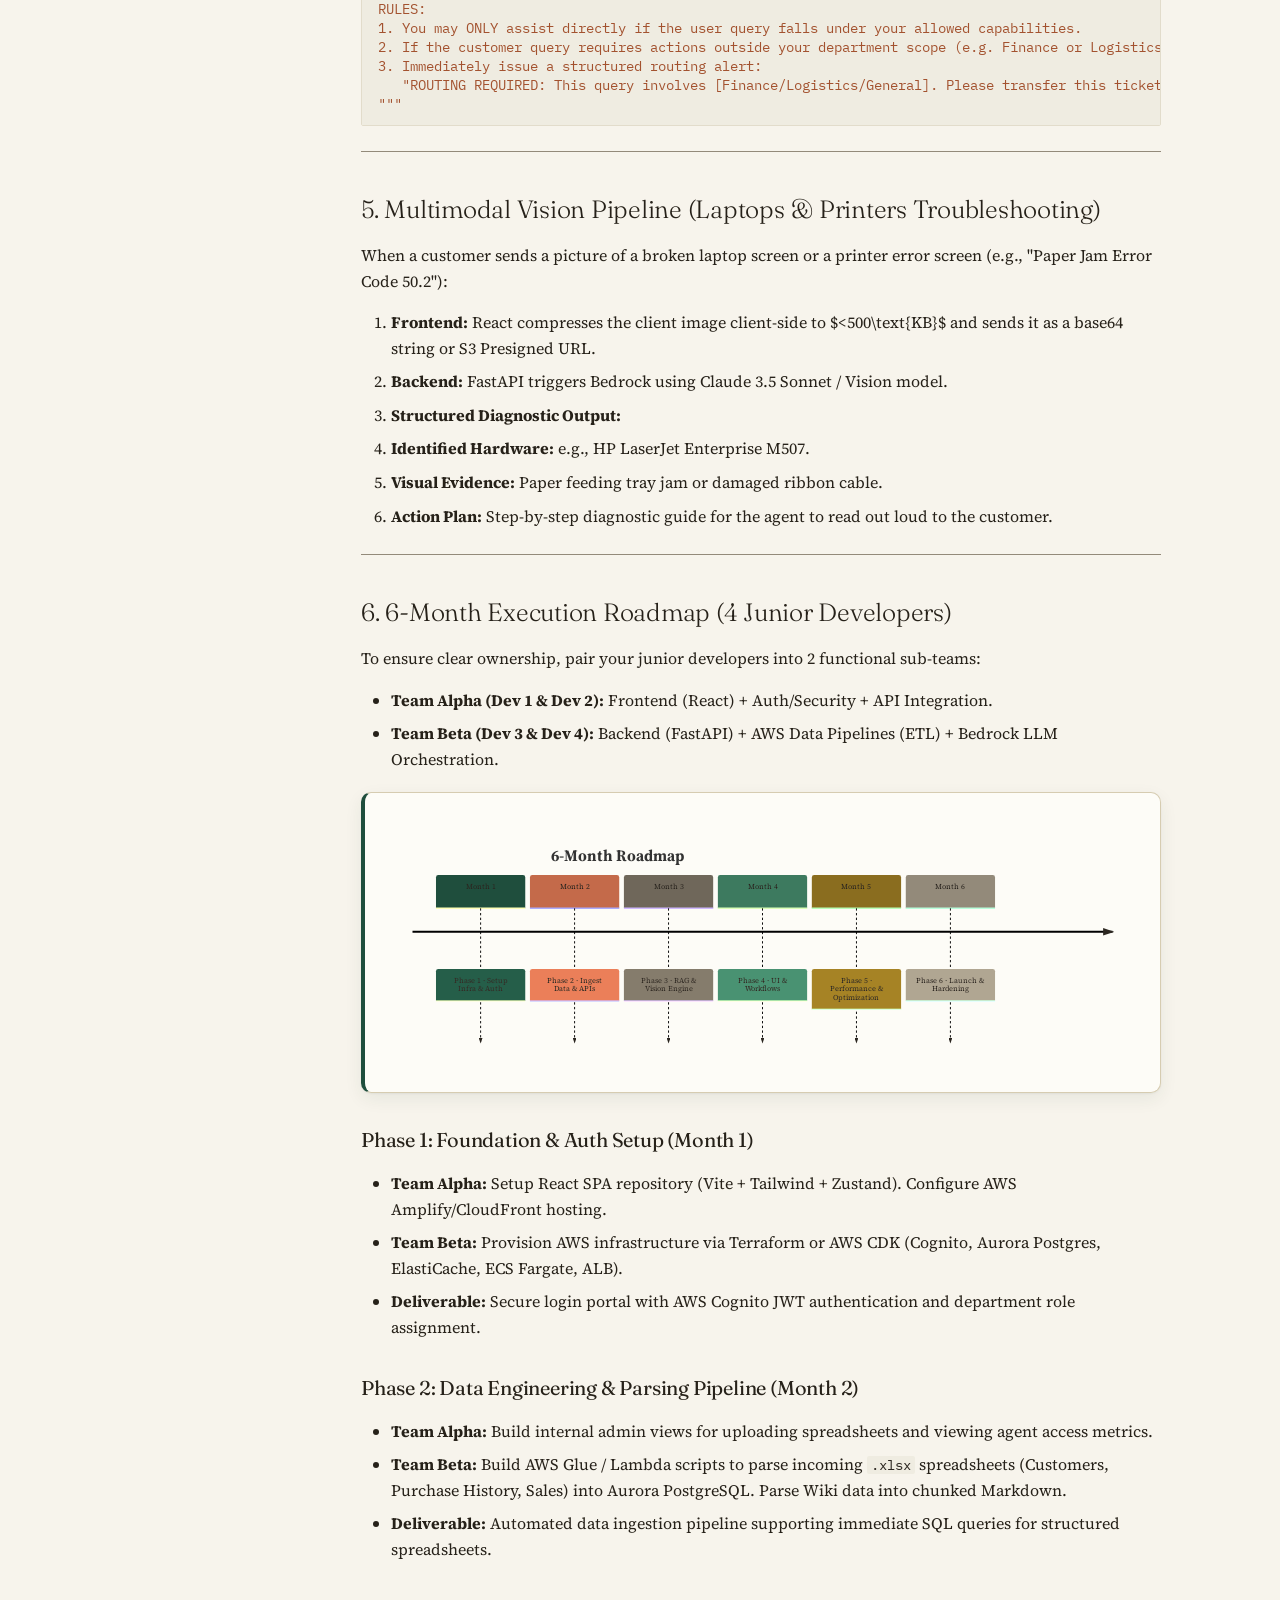
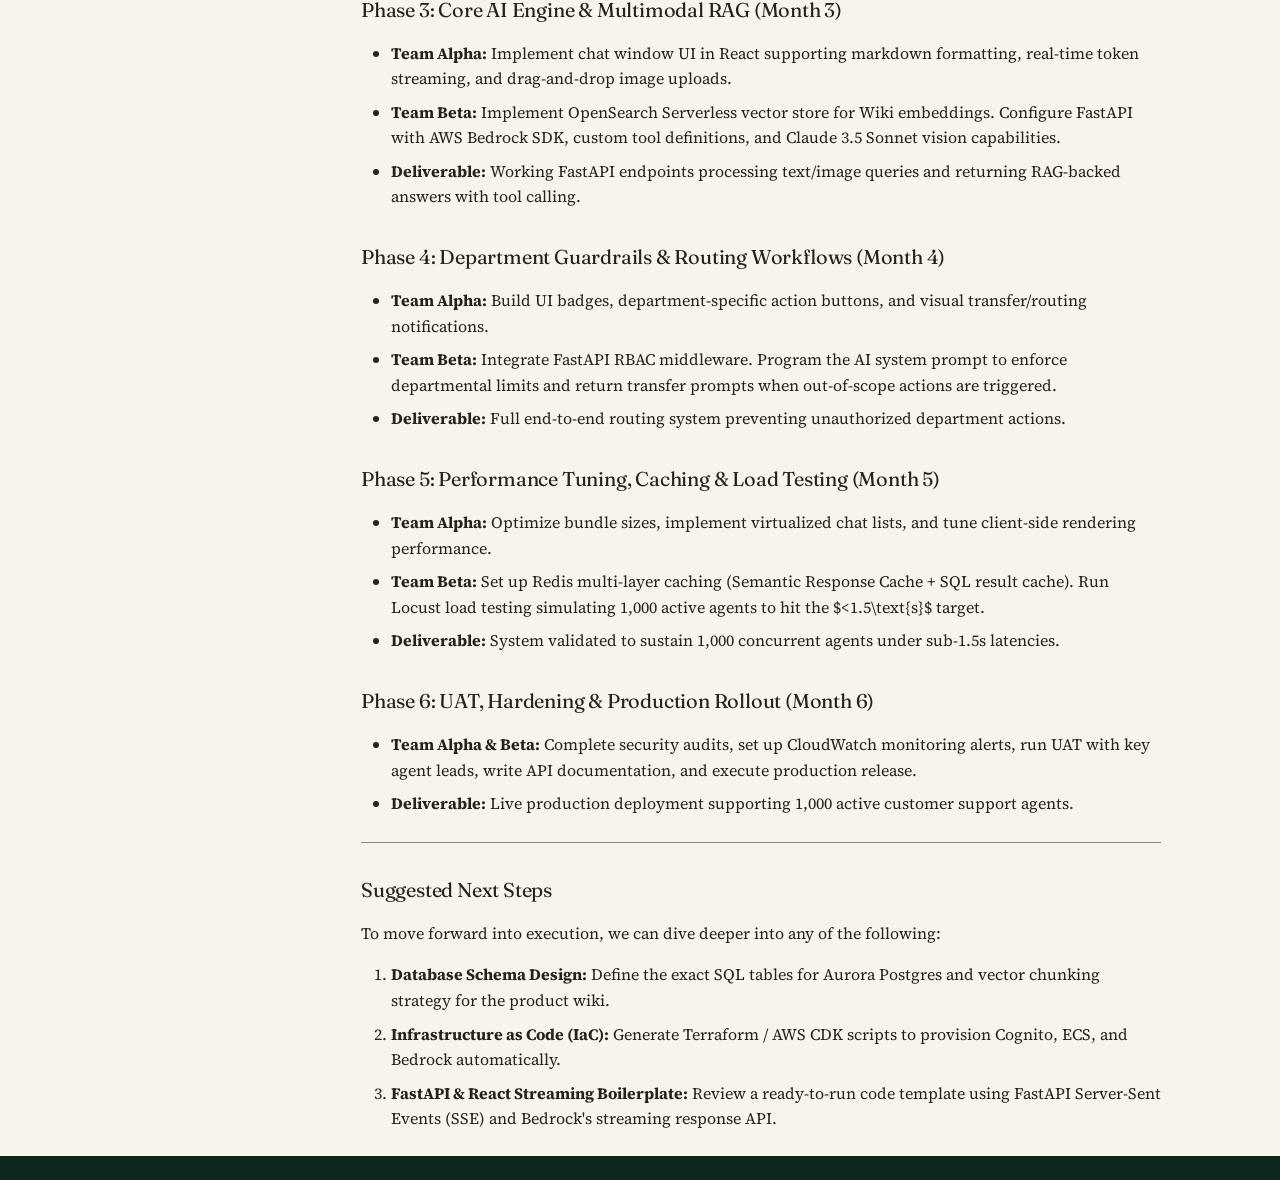
<file: requirements-and-architecture/index.html>
<!doctype html>
<html lang="en" class="no-js">
  <head>
    
      <meta charset="utf-8">
      <meta name="viewport" content="width=device-width,initial-scale=1">
      
        <meta name="description" content="Self-paced onboarding curriculum for junior software engineers — from CS theory to production systems.">
      
      
      
        <link rel="canonical" href="https://jonathanmark.github.io/jts/requirements-and-architecture/">
      
      
        <link rel="prev" href="../guides/exercises/exercise-06-project-planning/">
      
      
      
        
      
      
      <link rel="icon" href="../assets/favicon.svg">
      <meta name="generator" content="mkdocs-1.6.1, mkdocs-material-9.7.7">
    
    
      
        <title>Requirements & Product Architecture - Junior Engineer Onboarding Guide</title>
      
    
    
      <link rel="stylesheet" href="../assets/stylesheets/main.ec1eaa64.min.css">
      
        
        <link rel="stylesheet" href="../assets/stylesheets/palette.ab4e12ef.min.css">
      
      


    
    
      
    
    
      
        
        
        <link rel="preconnect" href="https://fonts.gstatic.com" crossorigin>
        <link rel="stylesheet" href="https://fonts.googleapis.com/css?family=Source+Serif+4:300,300i,400,400i,700,700i%7CIBM+Plex+Mono:400,400i,700,700i&display=fallback">
        <style>:root{--md-text-font:"Source Serif 4";--md-code-font:"IBM Plex Mono"}</style>
      
    
    
      <link rel="stylesheet" href="../stylesheets/extra.css">
    
    <script>__md_scope=new URL("..",location),__md_hash=e=>[...e].reduce(((e,_)=>(e<<5)-e+_.charCodeAt(0)),0),__md_get=(e,_=localStorage,t=__md_scope)=>JSON.parse(_.getItem(t.pathname+"."+e)),__md_set=(e,_,t=localStorage,a=__md_scope)=>{try{t.setItem(a.pathname+"."+e,JSON.stringify(_))}catch(e){}}</script>
    
      

    
    
  </head>
  
  
    
    
      
    
    
    
    
    <body dir="ltr" data-md-color-scheme="default" data-md-color-primary="indigo" data-md-color-accent="indigo">
  
    
    <input class="md-toggle" data-md-toggle="drawer" type="checkbox" id="__drawer" autocomplete="off">
    <input class="md-toggle" data-md-toggle="search" type="checkbox" id="__search" autocomplete="off">
    <label class="md-overlay" for="__drawer"></label>
    <div data-md-component="skip">
      
        
        <a href="#1-system-architecture-overview" class="md-skip">
          Skip to content
        </a>
      
    </div>
    <div data-md-component="announce">
      
    </div>
    
    
      

  

<header class="md-header md-header--shadow" data-md-component="header">
  <nav class="md-header__inner md-grid" aria-label="Header">
    <a href=".." title="Junior Engineer Onboarding Guide" class="md-header__button md-logo" aria-label="Junior Engineer Onboarding Guide" data-md-component="logo">
      
  <img src="../assets/favicon.svg" alt="logo">

    </a>
    <label class="md-header__button md-icon" for="__drawer">
      
      <svg xmlns="http://www.w3.org/2000/svg" viewBox="0 0 24 24"><path d="M3 6h18v2H3zm0 5h18v2H3zm0 5h18v2H3z"/></svg>
    </label>
    <div class="md-header__title" data-md-component="header-title">
      <div class="md-header__ellipsis">
        <div class="md-header__topic">
          <span class="md-ellipsis">
            Junior Engineer Onboarding Guide
          </span>
        </div>
        <div class="md-header__topic" data-md-component="header-topic">
          <span class="md-ellipsis">
            
              Requirements & Product Architecture
            
          </span>
        </div>
      </div>
    </div>
    
    
      
      
        <label class="md-header__button md-icon" for="__search">
          
          <svg xmlns="http://www.w3.org/2000/svg" viewBox="0 0 24 24"><path d="M9.5 3A6.5 6.5 0 0 1 16 9.5c0 1.61-.59 3.09-1.56 4.23l.27.27h.79l5 5-1.5 1.5-5-5v-.79l-.27-.27A6.52 6.52 0 0 1 9.5 16 6.5 6.5 0 0 1 3 9.5 6.5 6.5 0 0 1 9.5 3m0 2C7 5 5 7 5 9.5S7 14 9.5 14 14 12 14 9.5 12 5 9.5 5"/></svg>
        </label>
        <div class="md-search" data-md-component="search" role="dialog">
  <label class="md-search__overlay" for="__search"></label>
  <div class="md-search__inner" role="search">
    <form class="md-search__form" name="search">
      <input type="text" class="md-search__input" name="query" aria-label="Search" placeholder="Search" autocapitalize="off" autocorrect="off" autocomplete="off" spellcheck="false" data-md-component="search-query" required>
      <label class="md-search__icon md-icon" for="__search">
        
        <svg xmlns="http://www.w3.org/2000/svg" viewBox="0 0 24 24"><path d="M9.5 3A6.5 6.5 0 0 1 16 9.5c0 1.61-.59 3.09-1.56 4.23l.27.27h.79l5 5-1.5 1.5-5-5v-.79l-.27-.27A6.52 6.52 0 0 1 9.5 16 6.5 6.5 0 0 1 3 9.5 6.5 6.5 0 0 1 9.5 3m0 2C7 5 5 7 5 9.5S7 14 9.5 14 14 12 14 9.5 12 5 9.5 5"/></svg>
        
        <svg xmlns="http://www.w3.org/2000/svg" viewBox="0 0 24 24"><path d="M20 11v2H8l5.5 5.5-1.42 1.42L4.16 12l7.92-7.92L13.5 5.5 8 11z"/></svg>
      </label>
      <nav class="md-search__options" aria-label="Search">
        
        <button type="reset" class="md-search__icon md-icon" title="Clear" aria-label="Clear" tabindex="-1">
          
          <svg xmlns="http://www.w3.org/2000/svg" viewBox="0 0 24 24"><path d="M19 6.41 17.59 5 12 10.59 6.41 5 5 6.41 10.59 12 5 17.59 6.41 19 12 13.41 17.59 19 19 17.59 13.41 12z"/></svg>
        </button>
      </nav>
      
        <div class="md-search__suggest" data-md-component="search-suggest"></div>
      
    </form>
    <div class="md-search__output">
      <div class="md-search__scrollwrap" tabindex="0" data-md-scrollfix>
        <div class="md-search-result" data-md-component="search-result">
          <div class="md-search-result__meta">
            Initializing search
          </div>
          <ol class="md-search-result__list" role="presentation"></ol>
        </div>
      </div>
    </div>
  </div>
</div>
      
    
    <!-- Grouped header controls: back · full guide · dark/light · sidebars -->
    <div class="md-header__controls">
      <button class="md-header__button md-icon" type="button" data-md-component="back" aria-label="Go back" title="Go back">
        <svg xmlns="http://www.w3.org/2000/svg" viewBox="0 0 24 24"><path d="M20 11v2H8l5.5 5.5-1.42 1.42L4.16 12l7.92-7.92L13.5 5.5 8 11z"/></svg>
      </button>
      <a href="../guides/" class="md-header__button md-icon" title="Open the full guide" aria-label="Open the full guide">
        <svg xmlns="http://www.w3.org/2000/svg" viewBox="0 0 24 24"><path d="M12 21.5c-1.35-.85-3.8-1.5-5.5-1.5-1.65 0-3.35.3-4.75 1.05-.1.05-.15.05-.25.05-.25 0-.5-.25-.5-.5V6c.6-.45 1.25-.75 2-1 1.11-.35 2.33-.5 3.5-.5 1.95 0 4.05.4 5.5 1.5 1.45-1.1 3.55-1.5 5.5-1.5 1.17 0 2.39.15 3.5.5.75.25 1.4.55 2 1v14.6c0 .25-.25.5-.5.5-.1 0-.15 0-.25-.05-1.4-.75-3.1-1.05-4.75-1.05-1.7 0-4.15.65-5.5 1.5M12 8v11.5c1.35-.85 3.8-1.5 5.5-1.5 1.2 0 2.4.15 3.5.5V7c-1.1-.35-2.3-.5-3.5-.5-1.7 0-4.15.65-5.5 1.5m1 3.5c1.11-.68 2.6-1 4.5-1 .91 0 1.76.09 2.5.28V9.23c-.87-.15-1.71-.23-2.5-.23q-2.655 0-4.5.84zm4.5.17c-1.71 0-3.21.26-4.5.79v1.69c1.11-.65 2.6-.99 4.5-.99 1.04 0 1.88.08 2.5.24v-1.5c-.87-.16-1.71-.23-2.5-.23m2.5 2.9c-.87-.16-1.71-.24-2.5-.24-1.83 0-3.33.27-4.5.8v1.69c1.11-.66 2.6-.99 4.5-.99 1.04 0 1.88.08 2.5.24z"/></svg>
      </a>
      
        
          <form class="md-header__option" data-md-component="palette">
  
    
    
    
    <input class="md-option" data-md-color-media="" data-md-color-scheme="default" data-md-color-primary="indigo" data-md-color-accent="indigo"  aria-label="Switch to Paper"  type="radio" name="__palette" id="__palette_0">
    
      <label class="md-header__button md-icon" title="Switch to Paper" for="__palette_1" hidden>
        <svg xmlns="http://www.w3.org/2000/svg" viewBox="0 0 24 24"><path d="M12 7a5 5 0 0 1 5 5 5 5 0 0 1-5 5 5 5 0 0 1-5-5 5 5 0 0 1 5-5m0 2a3 3 0 0 0-3 3 3 3 0 0 0 3 3 3 3 0 0 0 3-3 3 3 0 0 0-3-3m0-7 2.39 3.42C13.65 5.15 12.84 5 12 5s-1.65.15-2.39.42zM3.34 7l4.16-.35A7.2 7.2 0 0 0 5.94 8.5c-.44.74-.69 1.5-.83 2.29zm.02 10 1.76-3.77a7.131 7.131 0 0 0 2.38 4.14zM20.65 7l-1.77 3.79a7.02 7.02 0 0 0-2.38-4.15zm-.01 10-4.14.36c.59-.51 1.12-1.14 1.54-1.86.42-.73.69-1.5.83-2.29zM12 22l-2.41-3.44c.74.27 1.55.44 2.41.44.82 0 1.63-.17 2.37-.44z"/></svg>
      </label>
    
  
    
    
    
    <input class="md-option" data-md-color-media="" data-md-color-scheme="paper" data-md-color-primary="indigo" data-md-color-accent="indigo"  aria-label="Switch to Slate"  type="radio" name="__palette" id="__palette_1">
    
      <label class="md-header__button md-icon" title="Switch to Slate" for="__palette_2" hidden>
        <svg xmlns="http://www.w3.org/2000/svg" viewBox="0 0 24 24"><path d="M12.74 5.47c2.36 1.03 3.61 3.56 3.18 5.99A6 6 0 0 1 18 16v.17a3 3 0 0 1 1-.17 3 3 0 0 1 3 3 3 3 0 0 1-3 3H6a4 4 0 0 1-4-4 4 4 0 0 1 4-4h.27C5 12.45 4.6 10.24 5.5 8.26a5.49 5.49 0 0 1 7.24-2.79m-.81 1.83c-1.77-.8-3.84.01-4.62 1.77-.46 1.02-.38 2.15.1 3.06A5.99 5.99 0 0 1 12 10c.7 0 1.38.12 2 .34a3.51 3.51 0 0 0-2.07-3.04m1.62-3.66c-.55-.24-1.1-.41-1.67-.52l2.49-1.3.9 2.89a7.7 7.7 0 0 0-1.72-1.07m-7.46.8c-.49.35-.92.75-1.29 1.19l.11-2.81 2.96.68c-.62.21-1.22.53-1.78.94M18 9.71c-.09-.59-.22-1.16-.41-1.71l2.38 1.5-2.05 2.23c.11-.65.13-1.33.08-2.02M3.04 11.3c.07.6.2 1.17.39 1.7l-2.37-1.5L3.1 9.28c-.1.65-.13 1.33-.06 2.02M19 18h-3v-2a4 4 0 0 0-4-4 4 4 0 0 0-4 4H6a2 2 0 0 0-2 2 2 2 0 0 0 2 2h13a1 1 0 0 0 1-1 1 1 0 0 0-1-1"/></svg>
      </label>
    
  
    
    
    
    <input class="md-option" data-md-color-media="" data-md-color-scheme="slate" data-md-color-primary="indigo" data-md-color-accent="indigo"  aria-label="Switch to Grey"  type="radio" name="__palette" id="__palette_2">
    
      <label class="md-header__button md-icon" title="Switch to Grey" for="__palette_3" hidden>
        <svg xmlns="http://www.w3.org/2000/svg" viewBox="0 0 24 24"><path d="m17.75 4.09-2.53 1.94.91 3.06-2.63-1.81-2.63 1.81.91-3.06-2.53-1.94L12.44 4l1.06-3 1.06 3zm3.5 6.91-1.64 1.25.59 1.98-1.7-1.17-1.7 1.17.59-1.98L15.75 11l2.06-.05L18.5 9l.69 1.95zm-2.28 4.95c.83-.08 1.72 1.1 1.19 1.85-.32.45-.66.87-1.08 1.27C15.17 23 8.84 23 4.94 19.07c-3.91-3.9-3.91-10.24 0-14.14.4-.4.82-.76 1.27-1.08.75-.53 1.93.36 1.85 1.19-.27 2.86.69 5.83 2.89 8.02a9.96 9.96 0 0 0 8.02 2.89m-1.64 2.02a12.08 12.08 0 0 1-7.8-3.47c-2.17-2.19-3.33-5-3.49-7.82-2.81 3.14-2.7 7.96.31 10.98 3.02 3.01 7.84 3.12 10.98.31"/></svg>
      </label>
    
  
    
    
    
    <input class="md-option" data-md-color-media="" data-md-color-scheme="grey" data-md-color-primary="indigo" data-md-color-accent="indigo"  aria-label="Switch to Ivory"  type="radio" name="__palette" id="__palette_3">
    
      <label class="md-header__button md-icon" title="Switch to Ivory" for="__palette_0" hidden>
        <svg xmlns="http://www.w3.org/2000/svg" viewBox="0 0 24 24"><path d="M6 19a5 5 0 0 1-5-5 5 5 0 0 1 5-5c1-2.35 3.3-4 6-4 3.43 0 6.24 2.66 6.5 6.03L19 11a4 4 0 0 1 4 4 4 4 0 0 1-4 4zm13-6h-2v-1a5 5 0 0 0-5-5c-2.5 0-4.55 1.82-4.94 4.19C6.73 11.07 6.37 11 6 11a3 3 0 0 0-3 3 3 3 0 0 0 3 3h13a2 2 0 0 0 2-2 2 2 0 0 0-2-2"/></svg>
      </label>
    
  
</form>
        
      
      
        <script>var palette=__md_get("__palette");if(palette&&palette.color){if("(prefers-color-scheme)"===palette.color.media){var media=matchMedia("(prefers-color-scheme: light)"),input=document.querySelector(media.matches?"[data-md-color-media='(prefers-color-scheme: light)']":"[data-md-color-media='(prefers-color-scheme: dark)']");palette.color.media=input.getAttribute("data-md-color-media"),palette.color.scheme=input.getAttribute("data-md-color-scheme"),palette.color.primary=input.getAttribute("data-md-color-primary"),palette.color.accent=input.getAttribute("data-md-color-accent")}for(var[key,value]of Object.entries(palette.color))document.body.setAttribute("data-md-color-"+key,value)}</script>
      
      <button class="md-header__button md-icon" type="button" data-md-toggle="nav" aria-label="Toggle navigation sidebar">
        <svg xmlns="http://www.w3.org/2000/svg" viewBox="0 0 24 24"><path d="M6 2h12a2 2 0 0 1 2 2v16a2 2 0 0 1-2 2H6a2 2 0 0 1-2-2V4a2 2 0 0 1 2-2m0 6v8h4V8z"/></svg>
      </button>
      <button class="md-header__button md-icon" type="button" data-md-toggle="toc" aria-label="Toggle table of contents">
        <svg xmlns="http://www.w3.org/2000/svg" viewBox="0 0 24 24"><path d="M6 2h12a2 2 0 0 1 2 2v16a2 2 0 0 1-2 2H6a2 2 0 0 1-2-2V4a2 2 0 0 1 2-2m8 6v8h4V8z"/></svg>
      </button>
      <button class="md-header__button md-icon" type="button" data-md-component="toasts" aria-label="Toggle toasts">
        <svg xmlns="http://www.w3.org/2000/svg" viewBox="0 0 24 24"><path d="M2 21h18v-2H2M20 8h-2V5h2m0-2H4v10a4 4 0 0 0 4 4h6a4 4 0 0 0 4-4v-3h2a2 2 0 0 0 2-2V5a2 2 0 0 0-2-2"/></svg>
      </button>
    </div>
    
      <div class="md-header__source">
        <a href="https://github.com/jonathanmark/jts" title="Go to repository" class="md-source" data-md-component="source">
  <div class="md-source__icon md-icon">
    
    <svg xmlns="http://www.w3.org/2000/svg" viewBox="0 0 448 512"><!--! Font Awesome Free 7.1.0 by @fontawesome - https://fontawesome.com License - https://fontawesome.com/license/free (Icons: CC BY 4.0, Fonts: SIL OFL 1.1, Code: MIT License) Copyright 2025 Fonticons, Inc.--><path d="M439.6 236.1 244 40.5c-5.4-5.5-12.8-8.5-20.4-8.5s-15 3-20.4 8.4L162.5 81l51.5 51.5c27.1-9.1 52.7 16.8 43.4 43.7l49.7 49.7c34.2-11.8 61.2 31 35.5 56.7-26.5 26.5-70.2-2.9-56-37.3L240.3 199v121.9c25.3 12.5 22.3 41.8 9.1 55-6.4 6.4-15.2 10.1-24.3 10.1s-17.8-3.6-24.3-10.1c-17.6-17.6-11.1-46.9 11.2-56v-123c-20.8-8.5-24.6-30.7-18.6-45L142.6 101 8.5 235.1C3 240.6 0 247.9 0 255.5s3 15 8.5 20.4l195.6 195.7c5.4 5.4 12.7 8.4 20.4 8.4s15-3 20.4-8.4l194.7-194.7c5.4-5.4 8.4-12.8 8.4-20.4s-3-15-8.4-20.4"/></svg>
  </div>
  <div class="md-source__repository">
    GitHub
  </div>
</a>
      </div>
    
  </nav>
  
</header>
    
    <div class="md-container" data-md-component="container">
      
      
        
          
        
      
      <main class="md-main" data-md-component="main">
        <div class="md-main__inner md-grid">
          
            
              
              <div class="md-sidebar md-sidebar--primary" data-md-component="sidebar" data-md-type="navigation" >
                <div class="md-sidebar__scrollwrap">
                  <div class="md-sidebar__inner">
                    



<nav class="md-nav md-nav--primary" aria-label="Navigation" data-md-level="0">
  <label class="md-nav__title" for="__drawer">
    <a href=".." title="Junior Engineer Onboarding Guide" class="md-nav__button md-logo" aria-label="Junior Engineer Onboarding Guide" data-md-component="logo">
      
  <img src="../assets/favicon.svg" alt="logo">

    </a>
    Junior Engineer Onboarding Guide
  </label>
  
    <div class="md-nav__source">
      <a href="https://github.com/jonathanmark/jts" title="Go to repository" class="md-source" data-md-component="source">
  <div class="md-source__icon md-icon">
    
    <svg xmlns="http://www.w3.org/2000/svg" viewBox="0 0 448 512"><!--! Font Awesome Free 7.1.0 by @fontawesome - https://fontawesome.com License - https://fontawesome.com/license/free (Icons: CC BY 4.0, Fonts: SIL OFL 1.1, Code: MIT License) Copyright 2025 Fonticons, Inc.--><path d="M439.6 236.1 244 40.5c-5.4-5.5-12.8-8.5-20.4-8.5s-15 3-20.4 8.4L162.5 81l51.5 51.5c27.1-9.1 52.7 16.8 43.4 43.7l49.7 49.7c34.2-11.8 61.2 31 35.5 56.7-26.5 26.5-70.2-2.9-56-37.3L240.3 199v121.9c25.3 12.5 22.3 41.8 9.1 55-6.4 6.4-15.2 10.1-24.3 10.1s-17.8-3.6-24.3-10.1c-17.6-17.6-11.1-46.9 11.2-56v-123c-20.8-8.5-24.6-30.7-18.6-45L142.6 101 8.5 235.1C3 240.6 0 247.9 0 255.5s3 15 8.5 20.4l195.6 195.7c5.4 5.4 12.7 8.4 20.4 8.4s15-3 20.4-8.4l194.7-194.7c5.4-5.4 8.4-12.8 8.4-20.4s-3-15-8.4-20.4"/></svg>
  </div>
  <div class="md-source__repository">
    GitHub
  </div>
</a>
    </div>
  
  <ul class="md-nav__list" data-md-scrollfix>
    
      
      
  
  
  
  
    <li class="md-nav__item">
      <a href=".." class="md-nav__link">
        
  
  
  <span class="md-ellipsis">
    
  
    Home
  

    
  </span>
  
  

      </a>
    </li>
  

    
      
      
  
  
  
  
    
    
    
    
      
        
        
      
    
    
    <li class="md-nav__item md-nav__item--section md-nav__item--nested">
      
        
        
        <input class="md-nav__toggle md-toggle " type="checkbox" id="__nav_2" >
        
          
          <label class="md-nav__link" for="__nav_2" id="__nav_2_label" tabindex="">
            
  
  
  <span class="md-ellipsis">
    
  
    Guide
  

    
  </span>
  
  

            <span class="md-nav__icon md-icon"></span>
          </label>
        
        <nav class="md-nav" data-md-level="1" aria-labelledby="__nav_2_label" aria-expanded="false">
          <label class="md-nav__title" for="__nav_2">
            <span class="md-nav__icon md-icon"></span>
            
  
    Guide
  

          </label>
          <ul class="md-nav__list" data-md-scrollfix>
            
              
                
  
  
  
  
    <li class="md-nav__item">
      <a href="../guides/#1-system-architecture" class="md-nav__link">
        
  
  
  <span class="md-ellipsis">
    
  
    Lecture 1 – System Architecture
  

    
  </span>
  
  

      </a>
    </li>
  

              
            
              
                
  
  
  
  
    <li class="md-nav__item">
      <a href="../guides/#2-aws-services" class="md-nav__link">
        
  
  
  <span class="md-ellipsis">
    
  
    Lecture 2 – AWS Services
  

    
  </span>
  
  

      </a>
    </li>
  

              
            
              
                
  
  
  
  
    <li class="md-nav__item">
      <a href="../guides/#3-performance-strategy" class="md-nav__link">
        
  
  
  <span class="md-ellipsis">
    
  
    Lecture 3 – Performance Strategy
  

    
  </span>
  
  

      </a>
    </li>
  

              
            
              
                
  
  
  
  
    <li class="md-nav__item">
      <a href="../guides/#4-authentication-rbac" class="md-nav__link">
        
  
  
  <span class="md-ellipsis">
    
  
    Lecture 4 – Authentication & RBAC
  

    
  </span>
  
  

      </a>
    </li>
  

              
            
              
                
  
  
  
  
    <li class="md-nav__item">
      <a href="../guides/#5-multimodal-vision-pipeline" class="md-nav__link">
        
  
  
  <span class="md-ellipsis">
    
  
    Lecture 5 – Multimodal Vision Pipeline
  

    
  </span>
  
  

      </a>
    </li>
  

              
            
              
                
  
  
  
  
    <li class="md-nav__item">
      <a href="../guides/#6-execution-roadmap" class="md-nav__link">
        
  
  
  <span class="md-ellipsis">
    
  
    Lecture 6 – Execution Roadmap
  

    
  </span>
  
  

      </a>
    </li>
  

              
            
              
                
  
  
  
  
    <li class="md-nav__item">
      <a href="../guides/#master-glossary" class="md-nav__link">
        
  
  
  <span class="md-ellipsis">
    
  
    Master Glossary
  

    
  </span>
  
  

      </a>
    </li>
  

              
            
          </ul>
        </nav>
      
    </li>
  

    
      
      
  
  
  
  
    
    
    
    
      
        
        
      
    
    
    <li class="md-nav__item md-nav__item--section md-nav__item--nested">
      
        
        
        <input class="md-nav__toggle md-toggle " type="checkbox" id="__nav_3" >
        
          
          <label class="md-nav__link" for="__nav_3" id="__nav_3_label" tabindex="">
            
  
  
  <span class="md-ellipsis">
    
  
    Exercises
  

    
  </span>
  
  

            <span class="md-nav__icon md-icon"></span>
          </label>
        
        <nav class="md-nav" data-md-level="1" aria-labelledby="__nav_3_label" aria-expanded="false">
          <label class="md-nav__title" for="__nav_3">
            <span class="md-nav__icon md-icon"></span>
            
  
    Exercises
  

          </label>
          <ul class="md-nav__list" data-md-scrollfix>
            
              
                
  
  
  
  
    <li class="md-nav__item">
      <a href="../guides/exercises/exercise-01-draw-architecture/" class="md-nav__link">
        
  
  
  <span class="md-ellipsis">
    
  
    Exercise 1 – Draw Your First Architecture
  

    
  </span>
  
  

      </a>
    </li>
  

              
            
              
                
  
  
  
  
    <li class="md-nav__item">
      <a href="../guides/exercises/exercise-02-cloud-services-mapping/" class="md-nav__link">
        
  
  
  <span class="md-ellipsis">
    
  
    Exercise 2 – Deploy a Serverless Web App
  

    
  </span>
  
  

      </a>
    </li>
  

              
            
              
                
  
  
  
  
    <li class="md-nav__item">
      <a href="../guides/exercises/exercise-03-latency-budget/" class="md-nav__link">
        
  
  
  <span class="md-ellipsis">
    
  
    Exercise 3 – Measure and Optimize API Latency
  

    
  </span>
  
  

      </a>
    </li>
  

              
            
              
                
  
  
  
  
    <li class="md-nav__item">
      <a href="../guides/exercises/exercise-04-jwt-rbac/" class="md-nav__link">
        
  
  
  <span class="md-ellipsis">
    
  
    Exercise 4 – Build a JWT + RBAC System
  

    
  </span>
  
  

      </a>
    </li>
  

              
            
              
                
  
  
  
  
    <li class="md-nav__item">
      <a href="../guides/exercises/exercise-05-vision-api/" class="md-nav__link">
        
  
  
  <span class="md-ellipsis">
    
  
    Exercise 5 – Call a Vision Model API
  

    
  </span>
  
  

      </a>
    </li>
  

              
            
              
                
  
  
  
  
    <li class="md-nav__item">
      <a href="../guides/exercises/exercise-06-project-planning/" class="md-nav__link">
        
  
  
  <span class="md-ellipsis">
    
  
    Exercise 6 – Plan a Mini Roadmap
  

    
  </span>
  
  

      </a>
    </li>
  

              
            
          </ul>
        </nav>
      
    </li>
  

    
      
      
  
  
    
  
  
  
    
    
    
    
      
        
        
      
    
    
    <li class="md-nav__item md-nav__item--active md-nav__item--section md-nav__item--nested">
      
        
        
        <input class="md-nav__toggle md-toggle " type="checkbox" id="__nav_4" checked>
        
          
          <label class="md-nav__link" for="__nav_4" id="__nav_4_label" tabindex="">
            
  
  
  <span class="md-ellipsis">
    
  
    Appendix
  

    
  </span>
  
  

            <span class="md-nav__icon md-icon"></span>
          </label>
        
        <nav class="md-nav" data-md-level="1" aria-labelledby="__nav_4_label" aria-expanded="true">
          <label class="md-nav__title" for="__nav_4">
            <span class="md-nav__icon md-icon"></span>
            
  
    Appendix
  

          </label>
          <ul class="md-nav__list" data-md-scrollfix>
            
              
                
  
  
    
  
  
  
    <li class="md-nav__item md-nav__item--active">
      
      <input class="md-nav__toggle md-toggle" type="checkbox" id="__toc">
      
      
      
        <label class="md-nav__link md-nav__link--active" for="__toc">
          
  
  
  <span class="md-ellipsis">
    
  
    Requirements & Product Architecture
  

    
  </span>
  
  

          <span class="md-nav__icon md-icon"></span>
        </label>
      
      <a href="./" class="md-nav__link md-nav__link--active">
        
  
  
  <span class="md-ellipsis">
    
  
    Requirements & Product Architecture
  

    
  </span>
  
  

      </a>
      
        

<nav class="md-nav md-nav--secondary" aria-label="Table of contents">
  
  
    <label class="md-nav__title" for="__toc">
      <span class="md-nav__icon md-icon"></span>
      Table of contents
    </label>
    <ul class="md-nav__list" data-md-component="toc" data-md-scrollfix>
      
        <li class="md-nav__item">
  <a href="#1-system-architecture-overview" class="md-nav__link">
    <span class="md-ellipsis">
      
        1. System Architecture Overview
      
    </span>
  </a>
  
</li>
      
        <li class="md-nav__item">
  <a href="#2-aws-services-plain-english-reference" class="md-nav__link">
    <span class="md-ellipsis">
      
        2. AWS Services Plain-English Reference
      
    </span>
  </a>
  
</li>
      
        <li class="md-nav__item">
  <a href="#3-high-performance-strategy-15s-latency-budget" class="md-nav__link">
    <span class="md-ellipsis">
      
        3. High-Performance Strategy (&lt; 1.5s Latency Budget)
      
    </span>
  </a>
  
    <nav class="md-nav" aria-label="3. High-Performance Strategy (&lt; 1.5s Latency Budget)">
      <ul class="md-nav__list">
        
          <li class="md-nav__item">
  <a href="#key-latency-rules" class="md-nav__link">
    <span class="md-ellipsis">
      
        Key Latency Rules
      
    </span>
  </a>
  
</li>
        
      </ul>
    </nav>
  
</li>
      
        <li class="md-nav__item">
  <a href="#4-authentication-department-rbac-ai-routing-logic" class="md-nav__link">
    <span class="md-ellipsis">
      
        4. Authentication, Department RBAC &amp; AI Routing Logic
      
    </span>
  </a>
  
    <nav class="md-nav" aria-label="4. Authentication, Department RBAC &amp; AI Routing Logic">
      <ul class="md-nav__list">
        
          <li class="md-nav__item">
  <a href="#department-access-control-matrix" class="md-nav__link">
    <span class="md-ellipsis">
      
        Department Access Control Matrix
      
    </span>
  </a>
  
</li>
        
          <li class="md-nav__item">
  <a href="#backend-enforcement-fastapi-middleware" class="md-nav__link">
    <span class="md-ellipsis">
      
        Backend Enforcement (FastAPI Middleware)
      
    </span>
  </a>
  
</li>
        
          <li class="md-nav__item">
  <a href="#ai-department-routing-logic" class="md-nav__link">
    <span class="md-ellipsis">
      
        AI Department Routing Logic
      
    </span>
  </a>
  
</li>
        
      </ul>
    </nav>
  
</li>
      
        <li class="md-nav__item">
  <a href="#5-multimodal-vision-pipeline-laptops-printers-troubleshooting" class="md-nav__link">
    <span class="md-ellipsis">
      
        5. Multimodal Vision Pipeline (Laptops &amp; Printers Troubleshooting)
      
    </span>
  </a>
  
</li>
      
        <li class="md-nav__item">
  <a href="#6-6-month-execution-roadmap-4-junior-developers" class="md-nav__link">
    <span class="md-ellipsis">
      
        6. 6-Month Execution Roadmap (4 Junior Developers)
      
    </span>
  </a>
  
    <nav class="md-nav" aria-label="6. 6-Month Execution Roadmap (4 Junior Developers)">
      <ul class="md-nav__list">
        
          <li class="md-nav__item">
  <a href="#phase-1-foundation-auth-setup-month-1" class="md-nav__link">
    <span class="md-ellipsis">
      
        Phase 1: Foundation &amp; Auth Setup (Month 1)
      
    </span>
  </a>
  
</li>
        
          <li class="md-nav__item">
  <a href="#phase-2-data-engineering-parsing-pipeline-month-2" class="md-nav__link">
    <span class="md-ellipsis">
      
        Phase 2: Data Engineering &amp; Parsing Pipeline (Month 2)
      
    </span>
  </a>
  
</li>
        
          <li class="md-nav__item">
  <a href="#phase-3-core-ai-engine-multimodal-rag-month-3" class="md-nav__link">
    <span class="md-ellipsis">
      
        Phase 3: Core AI Engine &amp; Multimodal RAG (Month 3)
      
    </span>
  </a>
  
</li>
        
          <li class="md-nav__item">
  <a href="#phase-4-department-guardrails-routing-workflows-month-4" class="md-nav__link">
    <span class="md-ellipsis">
      
        Phase 4: Department Guardrails &amp; Routing Workflows (Month 4)
      
    </span>
  </a>
  
</li>
        
          <li class="md-nav__item">
  <a href="#phase-5-performance-tuning-caching-load-testing-month-5" class="md-nav__link">
    <span class="md-ellipsis">
      
        Phase 5: Performance Tuning, Caching &amp; Load Testing (Month 5)
      
    </span>
  </a>
  
</li>
        
          <li class="md-nav__item">
  <a href="#phase-6-uat-hardening-production-rollout-month-6" class="md-nav__link">
    <span class="md-ellipsis">
      
        Phase 6: UAT, Hardening &amp; Production Rollout (Month 6)
      
    </span>
  </a>
  
</li>
        
          <li class="md-nav__item">
  <a href="#suggested-next-steps" class="md-nav__link">
    <span class="md-ellipsis">
      
        Suggested Next Steps
      
    </span>
  </a>
  
</li>
        
      </ul>
    </nav>
  
</li>
      
    </ul>
  
</nav>
      
    </li>
  

              
            
          </ul>
        </nav>
      
    </li>
  

    
  </ul>
</nav>
                  </div>
                </div>
              </div>
            
            
              
              <div class="md-sidebar md-sidebar--secondary" data-md-component="sidebar" data-md-type="toc" >
                <div class="md-sidebar__scrollwrap">
                  <div class="md-sidebar__inner">
                    

<nav class="md-nav md-nav--secondary" aria-label="Table of contents">
  
  
    <label class="md-nav__title" for="__toc">
      <span class="md-nav__icon md-icon"></span>
      Table of contents
    </label>
    <ul class="md-nav__list" data-md-component="toc" data-md-scrollfix>
      
        <li class="md-nav__item">
  <a href="#1-system-architecture-overview" class="md-nav__link">
    <span class="md-ellipsis">
      
        1. System Architecture Overview
      
    </span>
  </a>
  
</li>
      
        <li class="md-nav__item">
  <a href="#2-aws-services-plain-english-reference" class="md-nav__link">
    <span class="md-ellipsis">
      
        2. AWS Services Plain-English Reference
      
    </span>
  </a>
  
</li>
      
        <li class="md-nav__item">
  <a href="#3-high-performance-strategy-15s-latency-budget" class="md-nav__link">
    <span class="md-ellipsis">
      
        3. High-Performance Strategy (&lt; 1.5s Latency Budget)
      
    </span>
  </a>
  
    <nav class="md-nav" aria-label="3. High-Performance Strategy (&lt; 1.5s Latency Budget)">
      <ul class="md-nav__list">
        
          <li class="md-nav__item">
  <a href="#key-latency-rules" class="md-nav__link">
    <span class="md-ellipsis">
      
        Key Latency Rules
      
    </span>
  </a>
  
</li>
        
      </ul>
    </nav>
  
</li>
      
        <li class="md-nav__item">
  <a href="#4-authentication-department-rbac-ai-routing-logic" class="md-nav__link">
    <span class="md-ellipsis">
      
        4. Authentication, Department RBAC &amp; AI Routing Logic
      
    </span>
  </a>
  
    <nav class="md-nav" aria-label="4. Authentication, Department RBAC &amp; AI Routing Logic">
      <ul class="md-nav__list">
        
          <li class="md-nav__item">
  <a href="#department-access-control-matrix" class="md-nav__link">
    <span class="md-ellipsis">
      
        Department Access Control Matrix
      
    </span>
  </a>
  
</li>
        
          <li class="md-nav__item">
  <a href="#backend-enforcement-fastapi-middleware" class="md-nav__link">
    <span class="md-ellipsis">
      
        Backend Enforcement (FastAPI Middleware)
      
    </span>
  </a>
  
</li>
        
          <li class="md-nav__item">
  <a href="#ai-department-routing-logic" class="md-nav__link">
    <span class="md-ellipsis">
      
        AI Department Routing Logic
      
    </span>
  </a>
  
</li>
        
      </ul>
    </nav>
  
</li>
      
        <li class="md-nav__item">
  <a href="#5-multimodal-vision-pipeline-laptops-printers-troubleshooting" class="md-nav__link">
    <span class="md-ellipsis">
      
        5. Multimodal Vision Pipeline (Laptops &amp; Printers Troubleshooting)
      
    </span>
  </a>
  
</li>
      
        <li class="md-nav__item">
  <a href="#6-6-month-execution-roadmap-4-junior-developers" class="md-nav__link">
    <span class="md-ellipsis">
      
        6. 6-Month Execution Roadmap (4 Junior Developers)
      
    </span>
  </a>
  
    <nav class="md-nav" aria-label="6. 6-Month Execution Roadmap (4 Junior Developers)">
      <ul class="md-nav__list">
        
          <li class="md-nav__item">
  <a href="#phase-1-foundation-auth-setup-month-1" class="md-nav__link">
    <span class="md-ellipsis">
      
        Phase 1: Foundation &amp; Auth Setup (Month 1)
      
    </span>
  </a>
  
</li>
        
          <li class="md-nav__item">
  <a href="#phase-2-data-engineering-parsing-pipeline-month-2" class="md-nav__link">
    <span class="md-ellipsis">
      
        Phase 2: Data Engineering &amp; Parsing Pipeline (Month 2)
      
    </span>
  </a>
  
</li>
        
          <li class="md-nav__item">
  <a href="#phase-3-core-ai-engine-multimodal-rag-month-3" class="md-nav__link">
    <span class="md-ellipsis">
      
        Phase 3: Core AI Engine &amp; Multimodal RAG (Month 3)
      
    </span>
  </a>
  
</li>
        
          <li class="md-nav__item">
  <a href="#phase-4-department-guardrails-routing-workflows-month-4" class="md-nav__link">
    <span class="md-ellipsis">
      
        Phase 4: Department Guardrails &amp; Routing Workflows (Month 4)
      
    </span>
  </a>
  
</li>
        
          <li class="md-nav__item">
  <a href="#phase-5-performance-tuning-caching-load-testing-month-5" class="md-nav__link">
    <span class="md-ellipsis">
      
        Phase 5: Performance Tuning, Caching &amp; Load Testing (Month 5)
      
    </span>
  </a>
  
</li>
        
          <li class="md-nav__item">
  <a href="#phase-6-uat-hardening-production-rollout-month-6" class="md-nav__link">
    <span class="md-ellipsis">
      
        Phase 6: UAT, Hardening &amp; Production Rollout (Month 6)
      
    </span>
  </a>
  
</li>
        
          <li class="md-nav__item">
  <a href="#suggested-next-steps" class="md-nav__link">
    <span class="md-ellipsis">
      
        Suggested Next Steps
      
    </span>
  </a>
  
</li>
        
      </ul>
    </nav>
  
</li>
      
    </ul>
  
</nav>
                  </div>
                </div>
              </div>
            
          
          
            <div class="md-content" data-md-component="content">
              
              <article class="md-content__inner md-typeset">
                
                  


  
  


  <h1>Requirements & Product Architecture</h1>

<p>Here is a comprehensive enterprise blueprint and implementation roadmap to build this real-time, multi-tenant AI Agentic Platform on AWS.</p>
<hr />
<h2 id="1-system-architecture-overview">1. System Architecture Overview<a class="headerlink" href="#1-system-architecture-overview" title="Permanent link">&para;</a></h2>
<p>To support <strong>1,000 concurrent agents</strong> with an <strong>end-to-end response time of $&lt;1.5\text{s}$</strong>, we cannot rely solely on standard Retrieval-Augmented Generation (RAG). We must implement a hybrid architecture: <strong>SQL Tool Calling for structured data</strong> (Customer/Sales XLS), <strong>Vector Search for unstructured data</strong> (Wiki), and <strong>Aggressive Multi-Layer Caching</strong>.</p>
<pre class="mermaid"><code>flowchart TD
    UI(["Agent UI&lt;br/&gt;React + WebSockets/SSE"])
    CDN["CloudFront + S3&lt;br/&gt;CDN"]
    ALB["Application Load Balancer"]
    API["FastAPI&lt;br/&gt;AWS ECS Fargate · Auto-scaling"]
    AUTH["AWS Cognito&lt;br/&gt;JWT Authentication"]
    CACHE[("ElastiCache&lt;br/&gt;Redis · Session")]
    DB[("Aurora PostgreSQL&lt;br/&gt;Customer / Sales")]
    VEC[("OpenSearch Serverless&lt;br/&gt;Wiki Embeddings")]
    LLM{{"Amazon Bedrock&lt;br/&gt;Claude 3.5 Haiku / Sonnet Vision"}}

    UI --&gt; CDN --&gt; ALB --&gt; API
    AUTH -. "JWT" .-&gt; API
    API --&gt;|"Cache"| CACHE
    API --&gt;|"Structured"| DB
    API --&gt;|"Vector"| VEC
    CACHE --&gt;|"cache miss"| LLM
    API --&gt;|"new queries"| LLM</code></pre>
<blockquote>
<p>The onboarding guide (<a href="../guides/">guides/README.md</a>) presents this same architecture as technical, business/context, and UML sequence views.</p>
</blockquote>
<hr />
<h2 id="2-aws-services-plain-english-reference">2. AWS Services Plain-English Reference<a class="headerlink" href="#2-aws-services-plain-english-reference" title="Permanent link">&para;</a></h2>
<p>To help our junior engineers get up to speed quickly, here is how AWS services map to standard Computer Science fundamentals:</p>
<table>
<thead>
<tr>
<th>AWS Service</th>
<th>Simple Concept</th>
<th>Role in Our System</th>
</tr>
</thead>
<tbody>
<tr>
<td><strong>AWS S3</strong></td>
<td>Infinite File System / Cloud Hard Drive</td>
<td>Stores raw <code>.xlsx</code> files, images uploaded by agents, and exported wiki dumps.</td>
</tr>
<tr>
<td><strong>AWS CloudFront</strong></td>
<td>Global Content Delivery Network (CDN)</td>
<td>Delivers the React web app frontend instantly to agents with near-zero latency.</td>
</tr>
<tr>
<td><strong>AWS Cognito</strong></td>
<td>User Directory &amp; OAuth Server</td>
<td>Handles agent logins, passwords, MFA, and embeds department roles directly into secure JWT tokens.</td>
</tr>
<tr>
<td><strong>AWS ECS (Fargate)</strong></td>
<td>Container Orchestrator (Docker in the cloud)</td>
<td>Hosts scalable FastAPI backends without us having to manage Linux servers or virtual machines.</td>
</tr>
<tr>
<td><strong>AWS Aurora PostgreSQL</strong></td>
<td>Relational Database (SQL)</td>
<td>Stores parsed structured data from spreadsheets (customers, orders, transactions).</td>
</tr>
<tr>
<td><strong>Amazon OpenSearch</strong></td>
<td>Search Engine + Vector Store</td>
<td>Stores vector embeddings of the product wiki for semantic search and fast RAG retrieval.</td>
</tr>
<tr>
<td><strong>Amazon ElastiCache</strong></td>
<td>In-Memory Key-Value Store (Redis)</td>
<td>Caches agent sessions, frequent database queries, and semantic LLM responses to hit sub-1.5s latency.</td>
</tr>
<tr>
<td><strong>Amazon Bedrock</strong></td>
<td>Serverless AI Model Gateway</td>
<td>Provides API access to foundation models (Claude 3.5 Haiku for speed, Sonnet for multimodal image troubleshooting).</td>
</tr>
<tr>
<td><strong>AWS Glue / Lambda</strong></td>
<td>Automated Scripts (ETL Pipeline)</td>
<td>Automatically parses incoming <code>.xlsx</code> files and wiki updates, converting them into database rows and vector embeddings.</td>
</tr>
</tbody>
</table>
<hr />
<h2 id="3-high-performance-strategy-15s-latency-budget">3. High-Performance Strategy (&lt; 1.5s Latency Budget)<a class="headerlink" href="#3-high-performance-strategy-15s-latency-budget" title="Permanent link">&para;</a></h2>
<p>To guarantee responses in under 1.5 seconds under high concurrent load:</p>
<pre class="mermaid"><code>pie showData title Latency Budget (% of 1,500 ms target)
    "Network RTT + ALB" : 3.3
    "Auth + JWT Validation" : 0.7
    "Redis Caching / SQL Lookups" : 2.7
    "Context Retrieval (RAG)" : 10
    "LLM Time to First Token (TTFT)" : 60
    "Headroom" : 23.3</code></pre>
<h3 id="key-latency-rules">Key Latency Rules<a class="headerlink" href="#key-latency-rules" title="Permanent link">&para;</a></h3>
<ol>
<li><strong>Server-Sent Events (SSE) / WebSockets:</strong> FastAPI streams tokens back to React. Agents see text appearing within 300–500ms rather than waiting for the entire payload to render.</li>
<li><strong>Model Selection:</strong> Use <strong>Claude 3.5 Haiku</strong> on Bedrock for standard text/routing (ultra-fast TTFT). Route to <strong>Claude 3.5 Sonnet</strong> <em>only</em> when image troubleshooting is attached.</li>
<li><strong>Structured vs. Unstructured Data Separation:</strong></li>
<li><strong>Do NOT vector-embed numerical spreadsheet data</strong> (e.g., purchase dates, order totals). Parse <code>.xlsx</code> files straight into <strong>AWS Aurora PostgreSQL</strong>. When an agent asks for an order status, the LLM calls a deterministic SQL tool function ($&lt;20\text{ms}$ lookup).</li>
<li><strong>Vector-embed ONLY product wiki pages</strong> into Amazon OpenSearch Serverless using HNSW indexing for instant semantic search.</li>
</ol>
<hr />
<h2 id="4-authentication-department-rbac-ai-routing-logic">4. Authentication, Department RBAC &amp; AI Routing Logic<a class="headerlink" href="#4-authentication-department-rbac-ai-routing-logic" title="Permanent link">&para;</a></h2>
<h3 id="department-access-control-matrix">Department Access Control Matrix<a class="headerlink" href="#department-access-control-matrix" title="Permanent link">&para;</a></h3>
<pre class="mermaid"><code>flowchart TD
    AUTH(["Agent Authenticated&lt;br/&gt;(Cognito JWT Scope)"])
    AUTH --&gt; G["Dept: General"]
    AUTH --&gt; F["Dept: Finance"]
    AUTH --&gt; L["Dept: Logistics"]

    G --&gt; GP["Account Details&lt;br/&gt;Product Wiki&lt;br/&gt;Tech Troubleshooting&lt;br/&gt;basic_info_tool"]
    F --&gt; FP["Account Details&lt;br/&gt;Product Wiki&lt;br/&gt;Tech Troubleshooting&lt;br/&gt;refund_process_tool"]
    L --&gt; LP["Account Details&lt;br/&gt;Product Wiki&lt;br/&gt;Tech Troubleshooting&lt;br/&gt;shipment_tracking_tool"]</code></pre>
<h3 id="backend-enforcement-fastapi-middleware">Backend Enforcement (FastAPI Middleware)<a class="headerlink" href="#backend-enforcement-fastapi-middleware" title="Permanent link">&para;</a></h3>
<p>Every request passes through a department validation dependency:</p>
<div class="highlight"><pre><span></span><code><span class="c1"># app/core/security.py</span>
<span class="kn">from</span><span class="w"> </span><span class="nn">fastapi</span><span class="w"> </span><span class="kn">import</span> <span class="n">Depends</span><span class="p">,</span> <span class="n">HTTPException</span><span class="p">,</span> <span class="n">Security</span>
<span class="kn">from</span><span class="w"> </span><span class="nn">fastapi.security</span><span class="w"> </span><span class="kn">import</span> <span class="n">HTTPBearer</span><span class="p">,</span> <span class="n">HTTPAuthorizationCredentials</span>
<span class="kn">import</span><span class="w"> </span><span class="nn">jwt</span>

<span class="n">security</span> <span class="o">=</span> <span class="n">HTTPBearer</span><span class="p">()</span>

<span class="k">def</span><span class="w"> </span><span class="nf">get_current_agent</span><span class="p">(</span><span class="n">credentials</span><span class="p">:</span> <span class="n">HTTPAuthorizationCredentials</span> <span class="o">=</span> <span class="n">Security</span><span class="p">(</span><span class="n">security</span><span class="p">)):</span>
    <span class="n">token</span> <span class="o">=</span> <span class="n">credentials</span><span class="o">.</span><span class="n">credentials</span>
    <span class="k">try</span><span class="p">:</span>
        <span class="c1"># Decode and verify JWT from AWS Cognito</span>
        <span class="n">payload</span> <span class="o">=</span> <span class="n">decode_cognito_jwt</span><span class="p">(</span><span class="n">token</span><span class="p">)</span>
        <span class="k">return</span> <span class="p">{</span>
            <span class="s2">&quot;agent_id&quot;</span><span class="p">:</span> <span class="n">payload</span><span class="p">[</span><span class="s2">&quot;sub&quot;</span><span class="p">],</span>
            <span class="s2">&quot;department&quot;</span><span class="p">:</span> <span class="n">payload</span><span class="o">.</span><span class="n">get</span><span class="p">(</span><span class="s2">&quot;custom:department&quot;</span><span class="p">)</span> <span class="c1"># General, Finance, or Logistics</span>
        <span class="p">}</span>
    <span class="k">except</span> <span class="ne">Exception</span><span class="p">:</span>
        <span class="k">raise</span> <span class="n">HTTPException</span><span class="p">(</span><span class="n">status_code</span><span class="o">=</span><span class="mi">401</span><span class="p">,</span> <span class="n">detail</span><span class="o">=</span><span class="s2">&quot;Invalid session credentials&quot;</span><span class="p">)</span>
</code></pre></div>
<h3 id="ai-department-routing-logic">AI Department Routing Logic<a class="headerlink" href="#ai-department-routing-logic" title="Permanent link">&para;</a></h3>
<p>If an agent in <strong>General</strong> receives a question about issuing a refund, the AI prompt layer intercepts this and strictly enforces routing:</p>
<div class="highlight"><pre><span></span><code><span class="c1"># app/services/ai_agent.py</span>
<span class="n">DEPARTMENT_PERMISSIONS</span> <span class="o">=</span> <span class="p">{</span>
    <span class="s2">&quot;General&quot;</span><span class="p">:</span> <span class="p">[</span><span class="s2">&quot;view_product_info&quot;</span><span class="p">,</span> <span class="s2">&quot;troubleshoot_hardware&quot;</span><span class="p">,</span> <span class="s2">&quot;update_account&quot;</span><span class="p">],</span>
    <span class="s2">&quot;Finance&quot;</span><span class="p">:</span> <span class="p">[</span><span class="s2">&quot;view_product_info&quot;</span><span class="p">,</span> <span class="s2">&quot;troubleshoot_hardware&quot;</span><span class="p">,</span> <span class="s2">&quot;process_refund&quot;</span><span class="p">,</span> <span class="s2">&quot;verify_bank_transaction&quot;</span><span class="p">],</span>
    <span class="s2">&quot;Logistics&quot;</span><span class="p">:</span> <span class="p">[</span><span class="s2">&quot;view_product_info&quot;</span><span class="p">,</span> <span class="s2">&quot;troubleshoot_hardware&quot;</span><span class="p">,</span> <span class="s2">&quot;track_shipment&quot;</span><span class="p">,</span> <span class="s2">&quot;report_shipping_damage&quot;</span><span class="p">]</span>
<span class="p">}</span>

<span class="n">SYSTEM_ROUTER_PROMPT</span> <span class="o">=</span> <span class="s2">&quot;&quot;&quot;</span>
<span class="s2">You are an AI Agentic Assistant for a Computer Store specializing in laptops, printers, and accessories.</span>
<span class="s2">Agent Assigned Department: </span><span class="si">{agent_department}</span>
<span class="s2">Allowed Capabilities: </span><span class="si">{allowed_tools}</span>

<span class="s2">RULES:</span>
<span class="s2">1. You may ONLY assist directly if the user query falls under your allowed capabilities.</span>
<span class="s2">2. If the customer query requires actions outside your department scope (e.g. Finance or Logistics), DO NOT execute or hallucinate an answer.</span>
<span class="s2">3. Immediately issue a structured routing alert:</span>
<span class="s2">   &quot;ROUTING REQUIRED: This query involves [Finance/Logistics/General]. Please transfer this ticket to the [Department] department.&quot;</span>
<span class="s2">&quot;&quot;&quot;</span>
</code></pre></div>
<hr />
<h2 id="5-multimodal-vision-pipeline-laptops-printers-troubleshooting">5. Multimodal Vision Pipeline (Laptops &amp; Printers Troubleshooting)<a class="headerlink" href="#5-multimodal-vision-pipeline-laptops-printers-troubleshooting" title="Permanent link">&para;</a></h2>
<p>When a customer sends a picture of a broken laptop screen or a printer error screen (e.g., "Paper Jam Error Code 50.2"):</p>
<ol>
<li><strong>Frontend:</strong> React compresses the client image client-side to $&lt;500\text{KB}$ and sends it as a base64 string or S3 Presigned URL.</li>
<li><strong>Backend:</strong> FastAPI triggers Bedrock using Claude 3.5 Sonnet / Vision model.</li>
<li><strong>Structured Diagnostic Output:</strong></li>
<li><strong>Identified Hardware:</strong> e.g., HP LaserJet Enterprise M507.</li>
<li><strong>Visual Evidence:</strong> Paper feeding tray jam or damaged ribbon cable.</li>
<li><strong>Action Plan:</strong> Step-by-step diagnostic guide for the agent to read out loud to the customer.</li>
</ol>
<hr />
<h2 id="6-6-month-execution-roadmap-4-junior-developers">6. 6-Month Execution Roadmap (4 Junior Developers)<a class="headerlink" href="#6-6-month-execution-roadmap-4-junior-developers" title="Permanent link">&para;</a></h2>
<p>To ensure clear ownership, pair your junior developers into 2 functional sub-teams:</p>
<ul>
<li><strong>Team Alpha (Dev 1 &amp; Dev 2):</strong> Frontend (React) + Auth/Security + API Integration.</li>
<li><strong>Team Beta (Dev 3 &amp; Dev 4):</strong> Backend (FastAPI) + AWS Data Pipelines (ETL) + Bedrock LLM Orchestration.</li>
</ul>
<pre class="mermaid"><code>timeline
    title 6-Month Roadmap
    Month 1 : Phase 1 · Setup Infra &amp; Auth
    Month 2 : Phase 2 · Ingest Data &amp; APIs
    Month 3 : Phase 3 · RAG &amp; Vision Engine
    Month 4 : Phase 4 · UI &amp; Workflows
    Month 5 : Phase 5 · Performance &amp; Optimization
    Month 6 : Phase 6 · Launch &amp; Hardening</code></pre>
<h3 id="phase-1-foundation-auth-setup-month-1">Phase 1: Foundation &amp; Auth Setup (Month 1)<a class="headerlink" href="#phase-1-foundation-auth-setup-month-1" title="Permanent link">&para;</a></h3>
<ul>
<li><strong>Team Alpha:</strong> Setup React SPA repository (Vite + Tailwind + Zustand). Configure AWS Amplify/CloudFront hosting.</li>
<li><strong>Team Beta:</strong> Provision AWS infrastructure via Terraform or AWS CDK (Cognito, Aurora Postgres, ElastiCache, ECS Fargate, ALB).</li>
<li><strong>Deliverable:</strong> Secure login portal with AWS Cognito JWT authentication and department role assignment.</li>
</ul>
<h3 id="phase-2-data-engineering-parsing-pipeline-month-2">Phase 2: Data Engineering &amp; Parsing Pipeline (Month 2)<a class="headerlink" href="#phase-2-data-engineering-parsing-pipeline-month-2" title="Permanent link">&para;</a></h3>
<ul>
<li><strong>Team Alpha:</strong> Build internal admin views for uploading spreadsheets and viewing agent access metrics.</li>
<li><strong>Team Beta:</strong> Build AWS Glue / Lambda scripts to parse incoming <code>.xlsx</code> spreadsheets (Customers, Purchase History, Sales) into Aurora PostgreSQL. Parse Wiki data into chunked Markdown.</li>
<li><strong>Deliverable:</strong> Automated data ingestion pipeline supporting immediate SQL queries for structured spreadsheets.</li>
</ul>
<h3 id="phase-3-core-ai-engine-multimodal-rag-month-3">Phase 3: Core AI Engine &amp; Multimodal RAG (Month 3)<a class="headerlink" href="#phase-3-core-ai-engine-multimodal-rag-month-3" title="Permanent link">&para;</a></h3>
<ul>
<li><strong>Team Alpha:</strong> Implement chat window UI in React supporting markdown formatting, real-time token streaming, and drag-and-drop image uploads.</li>
<li><strong>Team Beta:</strong> Implement OpenSearch Serverless vector store for Wiki embeddings. Configure FastAPI with AWS Bedrock SDK, custom tool definitions, and Claude 3.5 Sonnet vision capabilities.</li>
<li><strong>Deliverable:</strong> Working FastAPI endpoints processing text/image queries and returning RAG-backed answers with tool calling.</li>
</ul>
<h3 id="phase-4-department-guardrails-routing-workflows-month-4">Phase 4: Department Guardrails &amp; Routing Workflows (Month 4)<a class="headerlink" href="#phase-4-department-guardrails-routing-workflows-month-4" title="Permanent link">&para;</a></h3>
<ul>
<li><strong>Team Alpha:</strong> Build UI badges, department-specific action buttons, and visual transfer/routing notifications.</li>
<li><strong>Team Beta:</strong> Integrate FastAPI RBAC middleware. Program the AI system prompt to enforce departmental limits and return transfer prompts when out-of-scope actions are triggered.</li>
<li><strong>Deliverable:</strong> Full end-to-end routing system preventing unauthorized department actions.</li>
</ul>
<h3 id="phase-5-performance-tuning-caching-load-testing-month-5">Phase 5: Performance Tuning, Caching &amp; Load Testing (Month 5)<a class="headerlink" href="#phase-5-performance-tuning-caching-load-testing-month-5" title="Permanent link">&para;</a></h3>
<ul>
<li><strong>Team Alpha:</strong> Optimize bundle sizes, implement virtualized chat lists, and tune client-side rendering performance.</li>
<li><strong>Team Beta:</strong> Set up Redis multi-layer caching (Semantic Response Cache + SQL result cache). Run Locust load testing simulating 1,000 active agents to hit the $&lt;1.5\text{s}$ target.</li>
<li><strong>Deliverable:</strong> System validated to sustain 1,000 concurrent agents under sub-1.5s latencies.</li>
</ul>
<h3 id="phase-6-uat-hardening-production-rollout-month-6">Phase 6: UAT, Hardening &amp; Production Rollout (Month 6)<a class="headerlink" href="#phase-6-uat-hardening-production-rollout-month-6" title="Permanent link">&para;</a></h3>
<ul>
<li><strong>Team Alpha &amp; Beta:</strong> Complete security audits, set up CloudWatch monitoring alerts, run UAT with key agent leads, write API documentation, and execute production release.</li>
<li><strong>Deliverable:</strong> Live production deployment supporting 1,000 active customer support agents.</li>
</ul>
<hr />
<h3 id="suggested-next-steps">Suggested Next Steps<a class="headerlink" href="#suggested-next-steps" title="Permanent link">&para;</a></h3>
<p>To move forward into execution, we can dive deeper into any of the following:</p>
<ol>
<li><strong>Database Schema Design:</strong> Define the exact SQL tables for Aurora Postgres and vector chunking strategy for the product wiki.</li>
<li><strong>Infrastructure as Code (IaC):</strong> Generate Terraform / AWS CDK scripts to provision Cognito, ECS, and Bedrock automatically.</li>
<li><strong>FastAPI &amp; React Streaming Boilerplate:</strong> Review a ready-to-run code template using FastAPI Server-Sent Events (SSE) and Bedrock's streaming response API.</li>
</ol>












                
              </article>
            </div>
          
          
<script>var target=document.getElementById(location.hash.slice(1));target&&target.name&&(target.checked=target.name.startsWith("__tabbed_"))</script>
        </div>
        
          <button type="button" class="md-top md-icon" data-md-component="top" hidden>
  
  <svg xmlns="http://www.w3.org/2000/svg" viewBox="0 0 24 24"><path d="M13 20h-2V8l-5.5 5.5-1.42-1.42L12 4.16l7.92 7.92-1.42 1.42L13 8z"/></svg>
  Back to top
</button>
        
      </main>
      
        <footer class="md-footer">
  
  <div class="md-footer-meta md-typeset">
    <div class="md-footer-meta__inner md-grid">
      <div class="md-copyright">
  
  
</div>
      
    </div>
  </div>
</footer>
      
    </div>
    <div class="md-dialog" data-md-component="dialog">
      <div class="md-dialog__inner md-typeset"></div>
    </div>
    
    
    
      
      
      <script id="__config" type="application/json">{"annotate": null, "base": "..", "features": ["navigation.sections", "navigation.top", "search.suggest", "search.highlight", "content.code.copy", "toc.follow"], "search": "../assets/javascripts/workers/search.2c215733.min.js", "tags": null, "translations": {"clipboard.copied": "Copied to clipboard", "clipboard.copy": "Copy to clipboard", "search.result.more.one": "1 more on this page", "search.result.more.other": "# more on this page", "search.result.none": "No matching documents", "search.result.one": "1 matching document", "search.result.other": "# matching documents", "search.result.placeholder": "Type to start searching", "search.result.term.missing": "Missing", "select.version": "Select version"}, "version": null}</script>
    
    
      <script src="../assets/javascripts/bundle.d7400e89.min.js"></script>
      
        <script src="../javascripts/mermaid.min.js"></script>
      
        <script src="../javascripts/mermaid-init.js"></script>
      
        <script src="../javascripts/sidebar-toggle.js"></script>
      
        <script src="../javascripts/scroll-end.js"></script>
      
        <script src="../javascripts/toasts.js"></script>
      
        <script src="../javascripts/scrollspy.js"></script>
      
    
  </body>
</html>
</file>
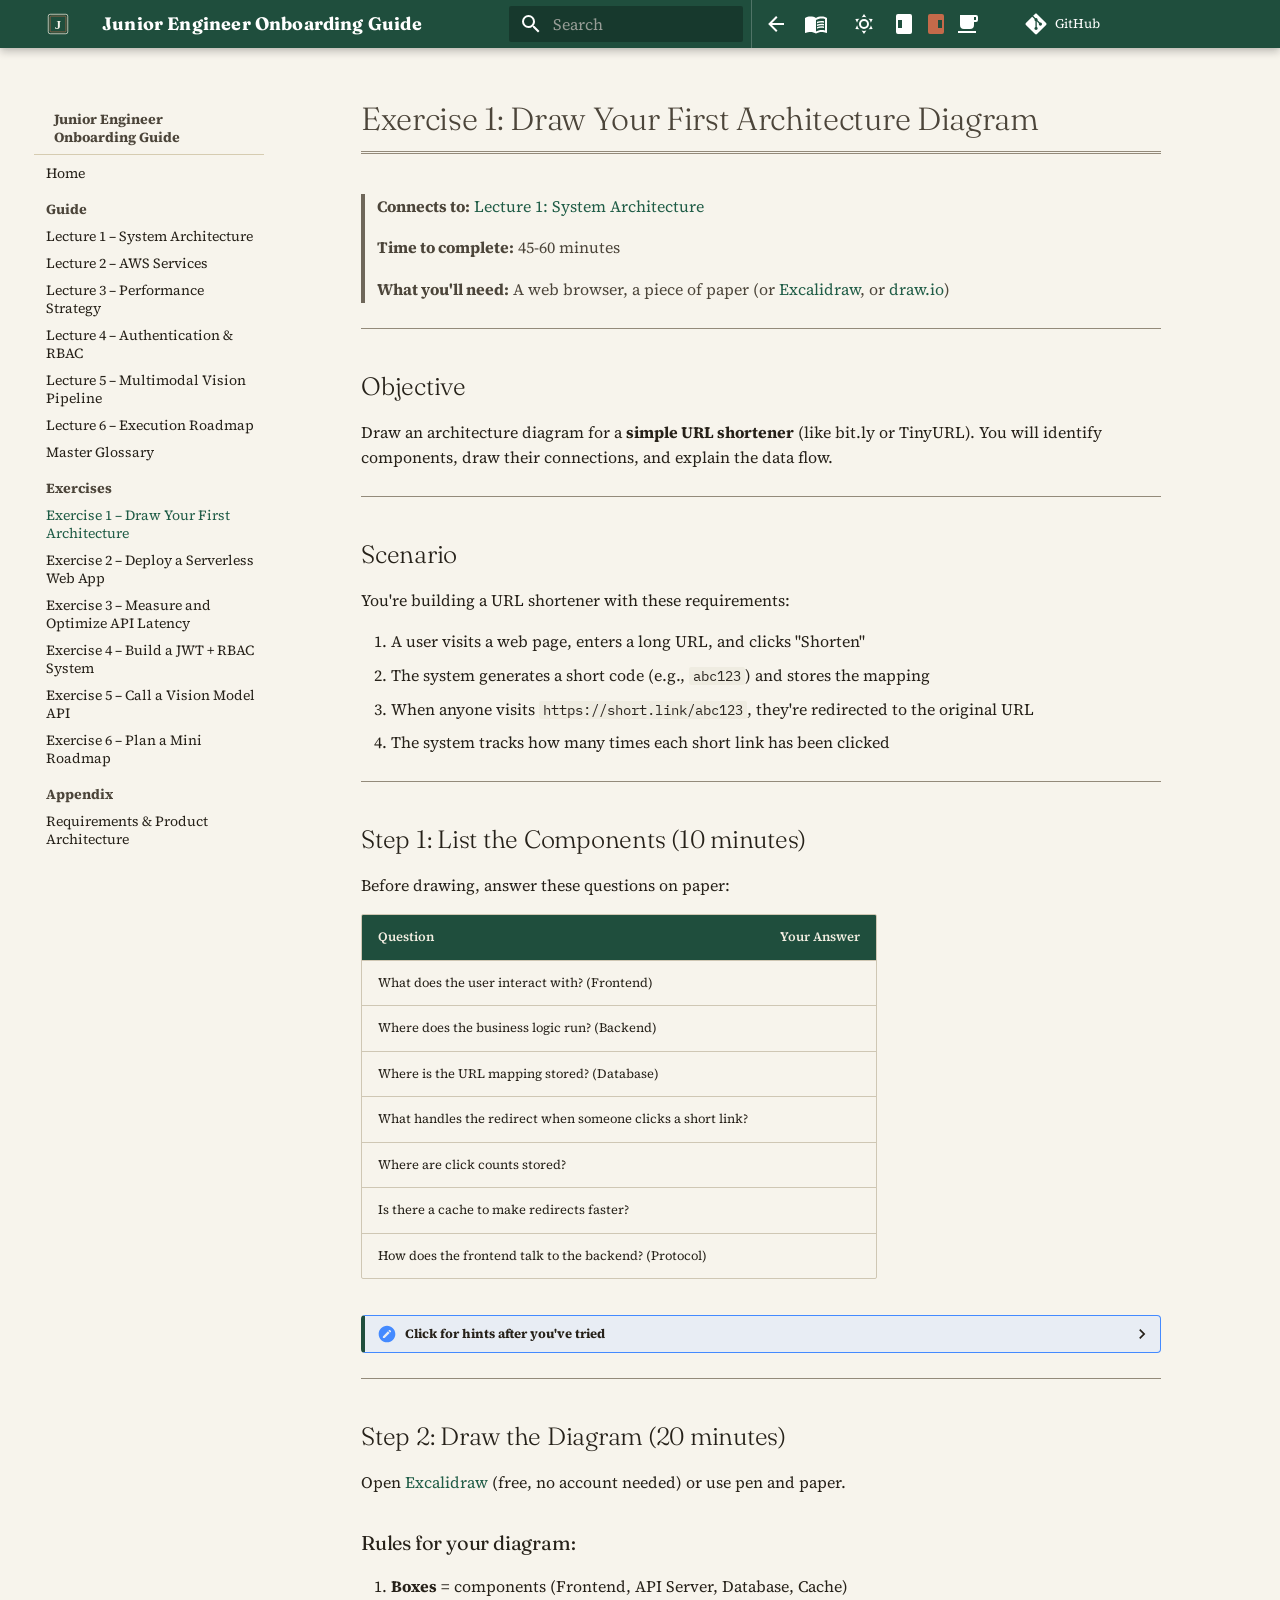
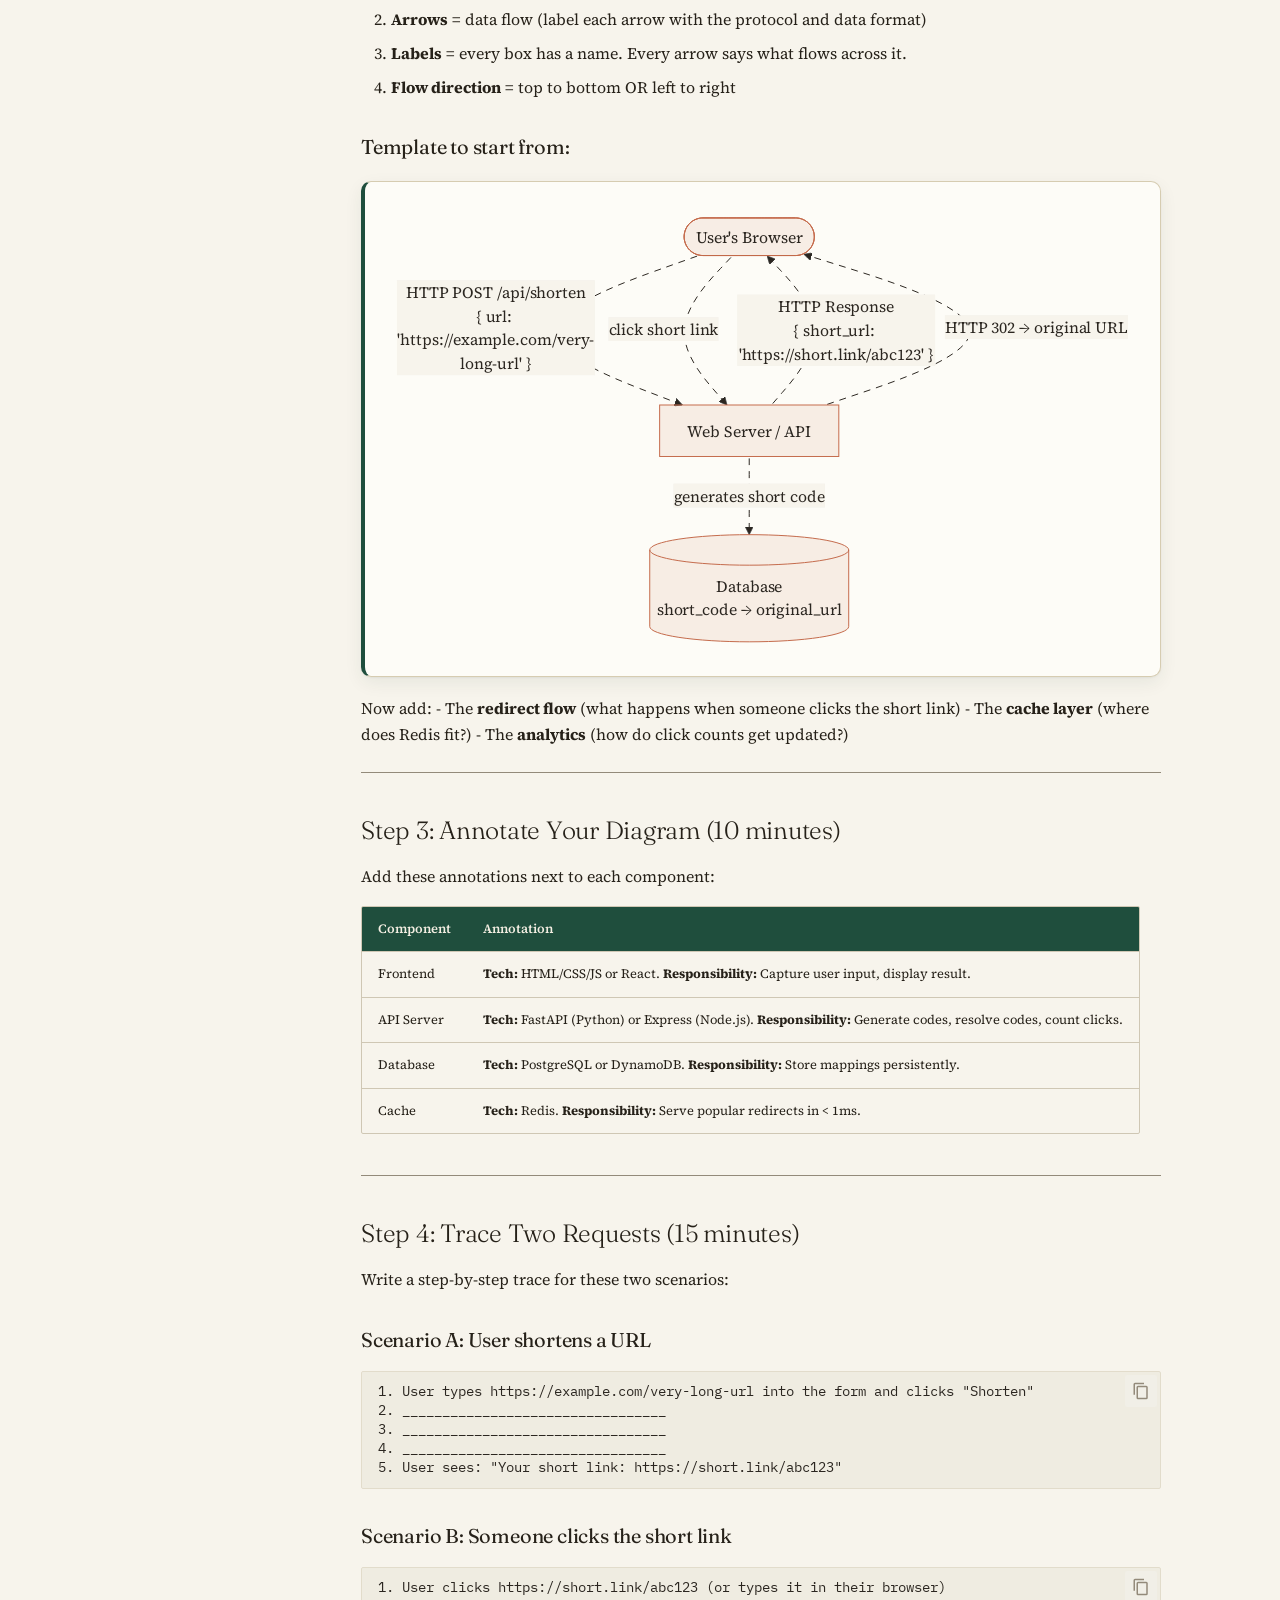
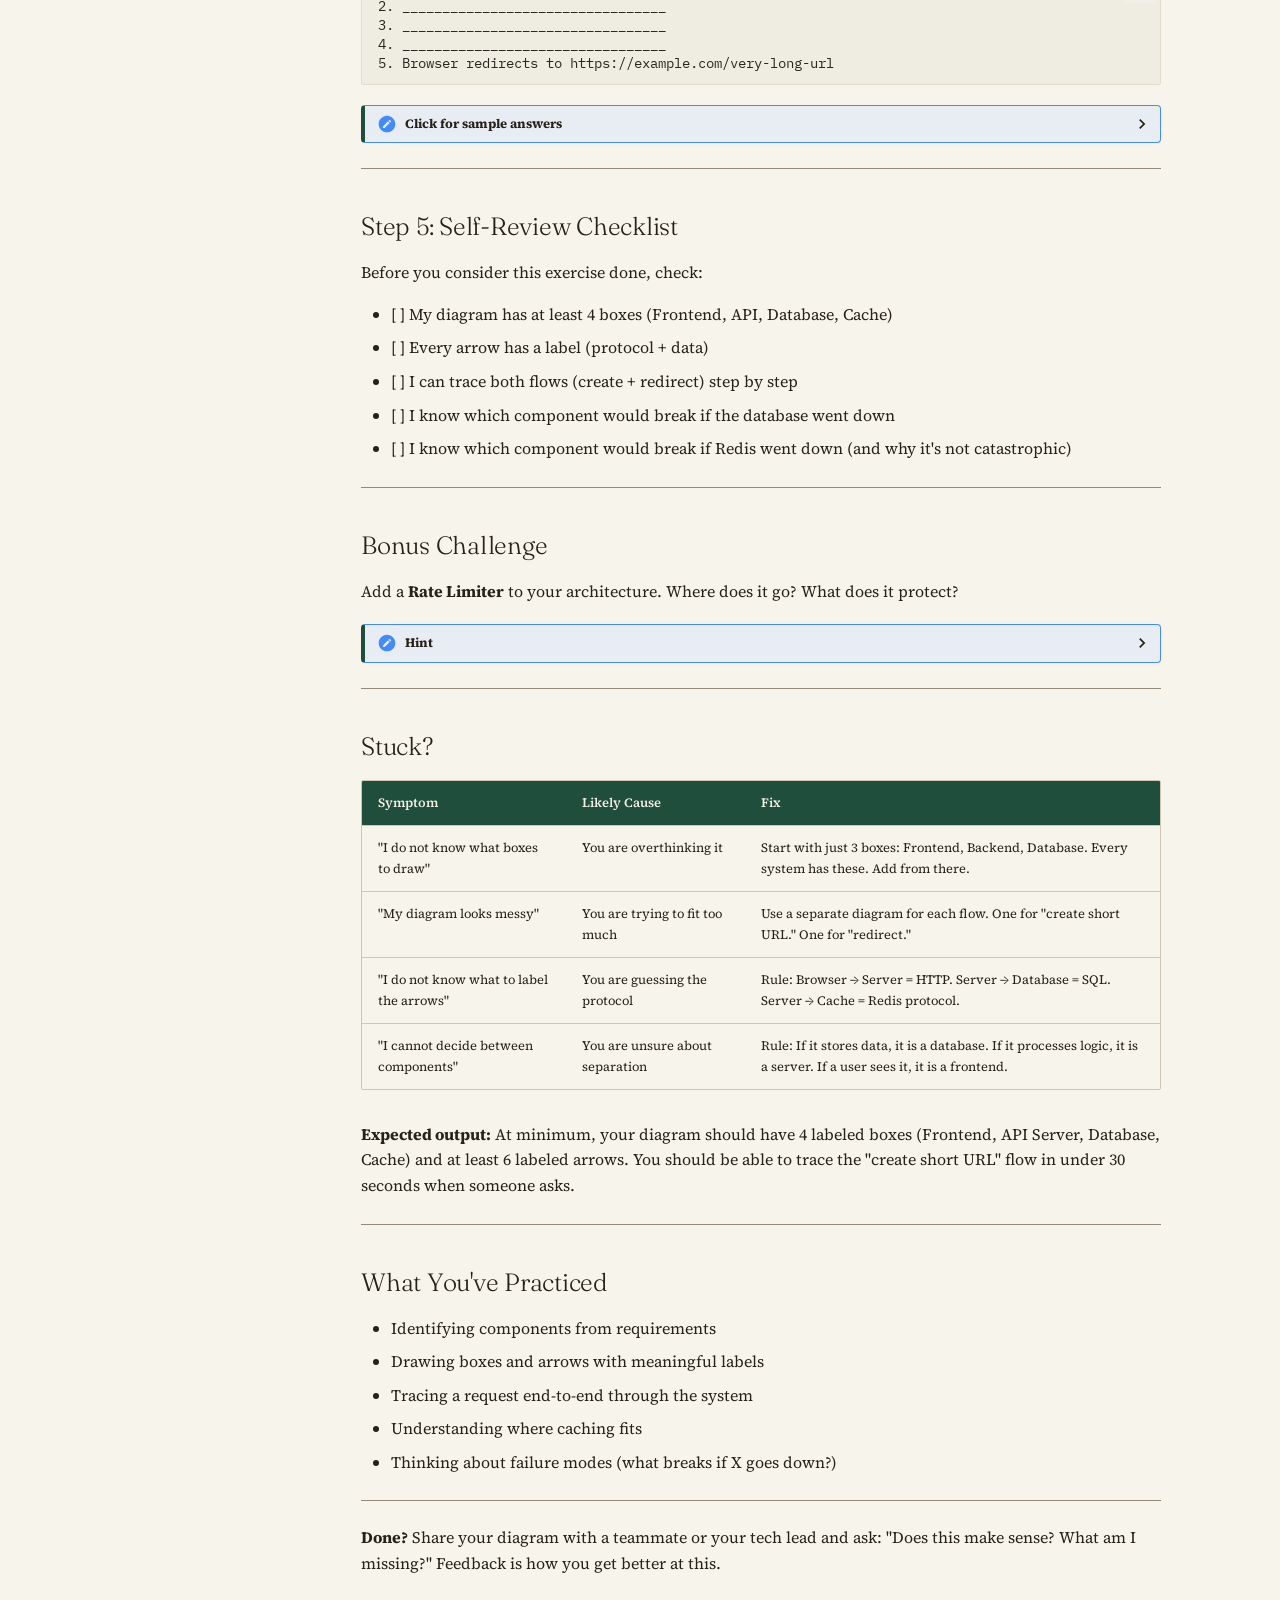
<file: guides/exercises/exercise-01-draw-architecture/index.html>
<!doctype html>
<html lang="en" class="no-js">
  <head>
    
      <meta charset="utf-8">
      <meta name="viewport" content="width=device-width,initial-scale=1">
      
        <meta name="description" content="Self-paced onboarding curriculum for junior software engineers — from CS theory to production systems.">
      
      
      
        <link rel="canonical" href="https://jonathanmark.github.io/jts/guides/exercises/exercise-01-draw-architecture/">
      
      
        <link rel="prev" href="../../..">
      
      
        <link rel="next" href="../exercise-02-cloud-services-mapping/">
      
      
        
      
      
      <link rel="icon" href="../../../assets/favicon.svg">
      <meta name="generator" content="mkdocs-1.6.1, mkdocs-material-9.7.7">
    
    
      
        <title>Exercise 1 – Draw Your First Architecture - Junior Engineer Onboarding Guide</title>
      
    
    
      <link rel="stylesheet" href="../../../assets/stylesheets/main.ec1eaa64.min.css">
      
        
        <link rel="stylesheet" href="../../../assets/stylesheets/palette.ab4e12ef.min.css">
      
      


    
    
      
    
    
      
        
        
        <link rel="preconnect" href="https://fonts.gstatic.com" crossorigin>
        <link rel="stylesheet" href="https://fonts.googleapis.com/css?family=Source+Serif+4:300,300i,400,400i,700,700i%7CIBM+Plex+Mono:400,400i,700,700i&display=fallback">
        <style>:root{--md-text-font:"Source Serif 4";--md-code-font:"IBM Plex Mono"}</style>
      
    
    
      <link rel="stylesheet" href="../../../stylesheets/extra.css">
    
    <script>__md_scope=new URL("../../..",location),__md_hash=e=>[...e].reduce(((e,_)=>(e<<5)-e+_.charCodeAt(0)),0),__md_get=(e,_=localStorage,t=__md_scope)=>JSON.parse(_.getItem(t.pathname+"."+e)),__md_set=(e,_,t=localStorage,a=__md_scope)=>{try{t.setItem(a.pathname+"."+e,JSON.stringify(_))}catch(e){}}</script>
    
      

    
    
  </head>
  
  
    
    
      
    
    
    
    
    <body dir="ltr" data-md-color-scheme="default" data-md-color-primary="indigo" data-md-color-accent="indigo">
  
    
    <input class="md-toggle" data-md-toggle="drawer" type="checkbox" id="__drawer" autocomplete="off">
    <input class="md-toggle" data-md-toggle="search" type="checkbox" id="__search" autocomplete="off">
    <label class="md-overlay" for="__drawer"></label>
    <div data-md-component="skip">
      
        
        <a href="#exercise-1-draw-your-first-architecture-diagram" class="md-skip">
          Skip to content
        </a>
      
    </div>
    <div data-md-component="announce">
      
    </div>
    
    
      

  

<header class="md-header md-header--shadow" data-md-component="header">
  <nav class="md-header__inner md-grid" aria-label="Header">
    <a href="../../.." title="Junior Engineer Onboarding Guide" class="md-header__button md-logo" aria-label="Junior Engineer Onboarding Guide" data-md-component="logo">
      
  <img src="../../../assets/favicon.svg" alt="logo">

    </a>
    <label class="md-header__button md-icon" for="__drawer">
      
      <svg xmlns="http://www.w3.org/2000/svg" viewBox="0 0 24 24"><path d="M3 6h18v2H3zm0 5h18v2H3zm0 5h18v2H3z"/></svg>
    </label>
    <div class="md-header__title" data-md-component="header-title">
      <div class="md-header__ellipsis">
        <div class="md-header__topic">
          <span class="md-ellipsis">
            Junior Engineer Onboarding Guide
          </span>
        </div>
        <div class="md-header__topic" data-md-component="header-topic">
          <span class="md-ellipsis">
            
              Exercise 1 – Draw Your First Architecture
            
          </span>
        </div>
      </div>
    </div>
    
    
      
      
        <label class="md-header__button md-icon" for="__search">
          
          <svg xmlns="http://www.w3.org/2000/svg" viewBox="0 0 24 24"><path d="M9.5 3A6.5 6.5 0 0 1 16 9.5c0 1.61-.59 3.09-1.56 4.23l.27.27h.79l5 5-1.5 1.5-5-5v-.79l-.27-.27A6.52 6.52 0 0 1 9.5 16 6.5 6.5 0 0 1 3 9.5 6.5 6.5 0 0 1 9.5 3m0 2C7 5 5 7 5 9.5S7 14 9.5 14 14 12 14 9.5 12 5 9.5 5"/></svg>
        </label>
        <div class="md-search" data-md-component="search" role="dialog">
  <label class="md-search__overlay" for="__search"></label>
  <div class="md-search__inner" role="search">
    <form class="md-search__form" name="search">
      <input type="text" class="md-search__input" name="query" aria-label="Search" placeholder="Search" autocapitalize="off" autocorrect="off" autocomplete="off" spellcheck="false" data-md-component="search-query" required>
      <label class="md-search__icon md-icon" for="__search">
        
        <svg xmlns="http://www.w3.org/2000/svg" viewBox="0 0 24 24"><path d="M9.5 3A6.5 6.5 0 0 1 16 9.5c0 1.61-.59 3.09-1.56 4.23l.27.27h.79l5 5-1.5 1.5-5-5v-.79l-.27-.27A6.52 6.52 0 0 1 9.5 16 6.5 6.5 0 0 1 3 9.5 6.5 6.5 0 0 1 9.5 3m0 2C7 5 5 7 5 9.5S7 14 9.5 14 14 12 14 9.5 12 5 9.5 5"/></svg>
        
        <svg xmlns="http://www.w3.org/2000/svg" viewBox="0 0 24 24"><path d="M20 11v2H8l5.5 5.5-1.42 1.42L4.16 12l7.92-7.92L13.5 5.5 8 11z"/></svg>
      </label>
      <nav class="md-search__options" aria-label="Search">
        
        <button type="reset" class="md-search__icon md-icon" title="Clear" aria-label="Clear" tabindex="-1">
          
          <svg xmlns="http://www.w3.org/2000/svg" viewBox="0 0 24 24"><path d="M19 6.41 17.59 5 12 10.59 6.41 5 5 6.41 10.59 12 5 17.59 6.41 19 12 13.41 17.59 19 19 17.59 13.41 12z"/></svg>
        </button>
      </nav>
      
        <div class="md-search__suggest" data-md-component="search-suggest"></div>
      
    </form>
    <div class="md-search__output">
      <div class="md-search__scrollwrap" tabindex="0" data-md-scrollfix>
        <div class="md-search-result" data-md-component="search-result">
          <div class="md-search-result__meta">
            Initializing search
          </div>
          <ol class="md-search-result__list" role="presentation"></ol>
        </div>
      </div>
    </div>
  </div>
</div>
      
    
    <!-- Grouped header controls: back · full guide · dark/light · sidebars -->
    <div class="md-header__controls">
      <button class="md-header__button md-icon" type="button" data-md-component="back" aria-label="Go back" title="Go back">
        <svg xmlns="http://www.w3.org/2000/svg" viewBox="0 0 24 24"><path d="M20 11v2H8l5.5 5.5-1.42 1.42L4.16 12l7.92-7.92L13.5 5.5 8 11z"/></svg>
      </button>
      <a href="../../" class="md-header__button md-icon" title="Open the full guide" aria-label="Open the full guide">
        <svg xmlns="http://www.w3.org/2000/svg" viewBox="0 0 24 24"><path d="M12 21.5c-1.35-.85-3.8-1.5-5.5-1.5-1.65 0-3.35.3-4.75 1.05-.1.05-.15.05-.25.05-.25 0-.5-.25-.5-.5V6c.6-.45 1.25-.75 2-1 1.11-.35 2.33-.5 3.5-.5 1.95 0 4.05.4 5.5 1.5 1.45-1.1 3.55-1.5 5.5-1.5 1.17 0 2.39.15 3.5.5.75.25 1.4.55 2 1v14.6c0 .25-.25.5-.5.5-.1 0-.15 0-.25-.05-1.4-.75-3.1-1.05-4.75-1.05-1.7 0-4.15.65-5.5 1.5M12 8v11.5c1.35-.85 3.8-1.5 5.5-1.5 1.2 0 2.4.15 3.5.5V7c-1.1-.35-2.3-.5-3.5-.5-1.7 0-4.15.65-5.5 1.5m1 3.5c1.11-.68 2.6-1 4.5-1 .91 0 1.76.09 2.5.28V9.23c-.87-.15-1.71-.23-2.5-.23q-2.655 0-4.5.84zm4.5.17c-1.71 0-3.21.26-4.5.79v1.69c1.11-.65 2.6-.99 4.5-.99 1.04 0 1.88.08 2.5.24v-1.5c-.87-.16-1.71-.23-2.5-.23m2.5 2.9c-.87-.16-1.71-.24-2.5-.24-1.83 0-3.33.27-4.5.8v1.69c1.11-.66 2.6-.99 4.5-.99 1.04 0 1.88.08 2.5.24z"/></svg>
      </a>
      
        
          <form class="md-header__option" data-md-component="palette">
  
    
    
    
    <input class="md-option" data-md-color-media="" data-md-color-scheme="default" data-md-color-primary="indigo" data-md-color-accent="indigo"  aria-label="Switch to Paper"  type="radio" name="__palette" id="__palette_0">
    
      <label class="md-header__button md-icon" title="Switch to Paper" for="__palette_1" hidden>
        <svg xmlns="http://www.w3.org/2000/svg" viewBox="0 0 24 24"><path d="M12 7a5 5 0 0 1 5 5 5 5 0 0 1-5 5 5 5 0 0 1-5-5 5 5 0 0 1 5-5m0 2a3 3 0 0 0-3 3 3 3 0 0 0 3 3 3 3 0 0 0 3-3 3 3 0 0 0-3-3m0-7 2.39 3.42C13.65 5.15 12.84 5 12 5s-1.65.15-2.39.42zM3.34 7l4.16-.35A7.2 7.2 0 0 0 5.94 8.5c-.44.74-.69 1.5-.83 2.29zm.02 10 1.76-3.77a7.131 7.131 0 0 0 2.38 4.14zM20.65 7l-1.77 3.79a7.02 7.02 0 0 0-2.38-4.15zm-.01 10-4.14.36c.59-.51 1.12-1.14 1.54-1.86.42-.73.69-1.5.83-2.29zM12 22l-2.41-3.44c.74.27 1.55.44 2.41.44.82 0 1.63-.17 2.37-.44z"/></svg>
      </label>
    
  
    
    
    
    <input class="md-option" data-md-color-media="" data-md-color-scheme="paper" data-md-color-primary="indigo" data-md-color-accent="indigo"  aria-label="Switch to Slate"  type="radio" name="__palette" id="__palette_1">
    
      <label class="md-header__button md-icon" title="Switch to Slate" for="__palette_2" hidden>
        <svg xmlns="http://www.w3.org/2000/svg" viewBox="0 0 24 24"><path d="M12.74 5.47c2.36 1.03 3.61 3.56 3.18 5.99A6 6 0 0 1 18 16v.17a3 3 0 0 1 1-.17 3 3 0 0 1 3 3 3 3 0 0 1-3 3H6a4 4 0 0 1-4-4 4 4 0 0 1 4-4h.27C5 12.45 4.6 10.24 5.5 8.26a5.49 5.49 0 0 1 7.24-2.79m-.81 1.83c-1.77-.8-3.84.01-4.62 1.77-.46 1.02-.38 2.15.1 3.06A5.99 5.99 0 0 1 12 10c.7 0 1.38.12 2 .34a3.51 3.51 0 0 0-2.07-3.04m1.62-3.66c-.55-.24-1.1-.41-1.67-.52l2.49-1.3.9 2.89a7.7 7.7 0 0 0-1.72-1.07m-7.46.8c-.49.35-.92.75-1.29 1.19l.11-2.81 2.96.68c-.62.21-1.22.53-1.78.94M18 9.71c-.09-.59-.22-1.16-.41-1.71l2.38 1.5-2.05 2.23c.11-.65.13-1.33.08-2.02M3.04 11.3c.07.6.2 1.17.39 1.7l-2.37-1.5L3.1 9.28c-.1.65-.13 1.33-.06 2.02M19 18h-3v-2a4 4 0 0 0-4-4 4 4 0 0 0-4 4H6a2 2 0 0 0-2 2 2 2 0 0 0 2 2h13a1 1 0 0 0 1-1 1 1 0 0 0-1-1"/></svg>
      </label>
    
  
    
    
    
    <input class="md-option" data-md-color-media="" data-md-color-scheme="slate" data-md-color-primary="indigo" data-md-color-accent="indigo"  aria-label="Switch to Grey"  type="radio" name="__palette" id="__palette_2">
    
      <label class="md-header__button md-icon" title="Switch to Grey" for="__palette_3" hidden>
        <svg xmlns="http://www.w3.org/2000/svg" viewBox="0 0 24 24"><path d="m17.75 4.09-2.53 1.94.91 3.06-2.63-1.81-2.63 1.81.91-3.06-2.53-1.94L12.44 4l1.06-3 1.06 3zm3.5 6.91-1.64 1.25.59 1.98-1.7-1.17-1.7 1.17.59-1.98L15.75 11l2.06-.05L18.5 9l.69 1.95zm-2.28 4.95c.83-.08 1.72 1.1 1.19 1.85-.32.45-.66.87-1.08 1.27C15.17 23 8.84 23 4.94 19.07c-3.91-3.9-3.91-10.24 0-14.14.4-.4.82-.76 1.27-1.08.75-.53 1.93.36 1.85 1.19-.27 2.86.69 5.83 2.89 8.02a9.96 9.96 0 0 0 8.02 2.89m-1.64 2.02a12.08 12.08 0 0 1-7.8-3.47c-2.17-2.19-3.33-5-3.49-7.82-2.81 3.14-2.7 7.96.31 10.98 3.02 3.01 7.84 3.12 10.98.31"/></svg>
      </label>
    
  
    
    
    
    <input class="md-option" data-md-color-media="" data-md-color-scheme="grey" data-md-color-primary="indigo" data-md-color-accent="indigo"  aria-label="Switch to Ivory"  type="radio" name="__palette" id="__palette_3">
    
      <label class="md-header__button md-icon" title="Switch to Ivory" for="__palette_0" hidden>
        <svg xmlns="http://www.w3.org/2000/svg" viewBox="0 0 24 24"><path d="M6 19a5 5 0 0 1-5-5 5 5 0 0 1 5-5c1-2.35 3.3-4 6-4 3.43 0 6.24 2.66 6.5 6.03L19 11a4 4 0 0 1 4 4 4 4 0 0 1-4 4zm13-6h-2v-1a5 5 0 0 0-5-5c-2.5 0-4.55 1.82-4.94 4.19C6.73 11.07 6.37 11 6 11a3 3 0 0 0-3 3 3 3 0 0 0 3 3h13a2 2 0 0 0 2-2 2 2 0 0 0-2-2"/></svg>
      </label>
    
  
</form>
        
      
      
        <script>var palette=__md_get("__palette");if(palette&&palette.color){if("(prefers-color-scheme)"===palette.color.media){var media=matchMedia("(prefers-color-scheme: light)"),input=document.querySelector(media.matches?"[data-md-color-media='(prefers-color-scheme: light)']":"[data-md-color-media='(prefers-color-scheme: dark)']");palette.color.media=input.getAttribute("data-md-color-media"),palette.color.scheme=input.getAttribute("data-md-color-scheme"),palette.color.primary=input.getAttribute("data-md-color-primary"),palette.color.accent=input.getAttribute("data-md-color-accent")}for(var[key,value]of Object.entries(palette.color))document.body.setAttribute("data-md-color-"+key,value)}</script>
      
      <button class="md-header__button md-icon" type="button" data-md-toggle="nav" aria-label="Toggle navigation sidebar">
        <svg xmlns="http://www.w3.org/2000/svg" viewBox="0 0 24 24"><path d="M6 2h12a2 2 0 0 1 2 2v16a2 2 0 0 1-2 2H6a2 2 0 0 1-2-2V4a2 2 0 0 1 2-2m0 6v8h4V8z"/></svg>
      </button>
      <button class="md-header__button md-icon" type="button" data-md-toggle="toc" aria-label="Toggle table of contents">
        <svg xmlns="http://www.w3.org/2000/svg" viewBox="0 0 24 24"><path d="M6 2h12a2 2 0 0 1 2 2v16a2 2 0 0 1-2 2H6a2 2 0 0 1-2-2V4a2 2 0 0 1 2-2m8 6v8h4V8z"/></svg>
      </button>
      <button class="md-header__button md-icon" type="button" data-md-component="toasts" aria-label="Toggle toasts">
        <svg xmlns="http://www.w3.org/2000/svg" viewBox="0 0 24 24"><path d="M2 21h18v-2H2M20 8h-2V5h2m0-2H4v10a4 4 0 0 0 4 4h6a4 4 0 0 0 4-4v-3h2a2 2 0 0 0 2-2V5a2 2 0 0 0-2-2"/></svg>
      </button>
    </div>
    
      <div class="md-header__source">
        <a href="https://github.com/jonathanmark/jts" title="Go to repository" class="md-source" data-md-component="source">
  <div class="md-source__icon md-icon">
    
    <svg xmlns="http://www.w3.org/2000/svg" viewBox="0 0 448 512"><!--! Font Awesome Free 7.1.0 by @fontawesome - https://fontawesome.com License - https://fontawesome.com/license/free (Icons: CC BY 4.0, Fonts: SIL OFL 1.1, Code: MIT License) Copyright 2025 Fonticons, Inc.--><path d="M439.6 236.1 244 40.5c-5.4-5.5-12.8-8.5-20.4-8.5s-15 3-20.4 8.4L162.5 81l51.5 51.5c27.1-9.1 52.7 16.8 43.4 43.7l49.7 49.7c34.2-11.8 61.2 31 35.5 56.7-26.5 26.5-70.2-2.9-56-37.3L240.3 199v121.9c25.3 12.5 22.3 41.8 9.1 55-6.4 6.4-15.2 10.1-24.3 10.1s-17.8-3.6-24.3-10.1c-17.6-17.6-11.1-46.9 11.2-56v-123c-20.8-8.5-24.6-30.7-18.6-45L142.6 101 8.5 235.1C3 240.6 0 247.9 0 255.5s3 15 8.5 20.4l195.6 195.7c5.4 5.4 12.7 8.4 20.4 8.4s15-3 20.4-8.4l194.7-194.7c5.4-5.4 8.4-12.8 8.4-20.4s-3-15-8.4-20.4"/></svg>
  </div>
  <div class="md-source__repository">
    GitHub
  </div>
</a>
      </div>
    
  </nav>
  
</header>
    
    <div class="md-container" data-md-component="container">
      
      
        
          
        
      
      <main class="md-main" data-md-component="main">
        <div class="md-main__inner md-grid">
          
            
              
              <div class="md-sidebar md-sidebar--primary" data-md-component="sidebar" data-md-type="navigation" >
                <div class="md-sidebar__scrollwrap">
                  <div class="md-sidebar__inner">
                    



<nav class="md-nav md-nav--primary" aria-label="Navigation" data-md-level="0">
  <label class="md-nav__title" for="__drawer">
    <a href="../../.." title="Junior Engineer Onboarding Guide" class="md-nav__button md-logo" aria-label="Junior Engineer Onboarding Guide" data-md-component="logo">
      
  <img src="../../../assets/favicon.svg" alt="logo">

    </a>
    Junior Engineer Onboarding Guide
  </label>
  
    <div class="md-nav__source">
      <a href="https://github.com/jonathanmark/jts" title="Go to repository" class="md-source" data-md-component="source">
  <div class="md-source__icon md-icon">
    
    <svg xmlns="http://www.w3.org/2000/svg" viewBox="0 0 448 512"><!--! Font Awesome Free 7.1.0 by @fontawesome - https://fontawesome.com License - https://fontawesome.com/license/free (Icons: CC BY 4.0, Fonts: SIL OFL 1.1, Code: MIT License) Copyright 2025 Fonticons, Inc.--><path d="M439.6 236.1 244 40.5c-5.4-5.5-12.8-8.5-20.4-8.5s-15 3-20.4 8.4L162.5 81l51.5 51.5c27.1-9.1 52.7 16.8 43.4 43.7l49.7 49.7c34.2-11.8 61.2 31 35.5 56.7-26.5 26.5-70.2-2.9-56-37.3L240.3 199v121.9c25.3 12.5 22.3 41.8 9.1 55-6.4 6.4-15.2 10.1-24.3 10.1s-17.8-3.6-24.3-10.1c-17.6-17.6-11.1-46.9 11.2-56v-123c-20.8-8.5-24.6-30.7-18.6-45L142.6 101 8.5 235.1C3 240.6 0 247.9 0 255.5s3 15 8.5 20.4l195.6 195.7c5.4 5.4 12.7 8.4 20.4 8.4s15-3 20.4-8.4l194.7-194.7c5.4-5.4 8.4-12.8 8.4-20.4s-3-15-8.4-20.4"/></svg>
  </div>
  <div class="md-source__repository">
    GitHub
  </div>
</a>
    </div>
  
  <ul class="md-nav__list" data-md-scrollfix>
    
      
      
  
  
  
  
    <li class="md-nav__item">
      <a href="../../.." class="md-nav__link">
        
  
  
  <span class="md-ellipsis">
    
  
    Home
  

    
  </span>
  
  

      </a>
    </li>
  

    
      
      
  
  
  
  
    
    
    
    
      
        
        
      
    
    
    <li class="md-nav__item md-nav__item--section md-nav__item--nested">
      
        
        
        <input class="md-nav__toggle md-toggle " type="checkbox" id="__nav_2" >
        
          
          <label class="md-nav__link" for="__nav_2" id="__nav_2_label" tabindex="">
            
  
  
  <span class="md-ellipsis">
    
  
    Guide
  

    
  </span>
  
  

            <span class="md-nav__icon md-icon"></span>
          </label>
        
        <nav class="md-nav" data-md-level="1" aria-labelledby="__nav_2_label" aria-expanded="false">
          <label class="md-nav__title" for="__nav_2">
            <span class="md-nav__icon md-icon"></span>
            
  
    Guide
  

          </label>
          <ul class="md-nav__list" data-md-scrollfix>
            
              
                
  
  
  
  
    <li class="md-nav__item">
      <a href="../../#1-system-architecture" class="md-nav__link">
        
  
  
  <span class="md-ellipsis">
    
  
    Lecture 1 – System Architecture
  

    
  </span>
  
  

      </a>
    </li>
  

              
            
              
                
  
  
  
  
    <li class="md-nav__item">
      <a href="../../#2-aws-services" class="md-nav__link">
        
  
  
  <span class="md-ellipsis">
    
  
    Lecture 2 – AWS Services
  

    
  </span>
  
  

      </a>
    </li>
  

              
            
              
                
  
  
  
  
    <li class="md-nav__item">
      <a href="../../#3-performance-strategy" class="md-nav__link">
        
  
  
  <span class="md-ellipsis">
    
  
    Lecture 3 – Performance Strategy
  

    
  </span>
  
  

      </a>
    </li>
  

              
            
              
                
  
  
  
  
    <li class="md-nav__item">
      <a href="../../#4-authentication-rbac" class="md-nav__link">
        
  
  
  <span class="md-ellipsis">
    
  
    Lecture 4 – Authentication & RBAC
  

    
  </span>
  
  

      </a>
    </li>
  

              
            
              
                
  
  
  
  
    <li class="md-nav__item">
      <a href="../../#5-multimodal-vision-pipeline" class="md-nav__link">
        
  
  
  <span class="md-ellipsis">
    
  
    Lecture 5 – Multimodal Vision Pipeline
  

    
  </span>
  
  

      </a>
    </li>
  

              
            
              
                
  
  
  
  
    <li class="md-nav__item">
      <a href="../../#6-execution-roadmap" class="md-nav__link">
        
  
  
  <span class="md-ellipsis">
    
  
    Lecture 6 – Execution Roadmap
  

    
  </span>
  
  

      </a>
    </li>
  

              
            
              
                
  
  
  
  
    <li class="md-nav__item">
      <a href="../../#master-glossary" class="md-nav__link">
        
  
  
  <span class="md-ellipsis">
    
  
    Master Glossary
  

    
  </span>
  
  

      </a>
    </li>
  

              
            
          </ul>
        </nav>
      
    </li>
  

    
      
      
  
  
    
  
  
  
    
    
    
    
      
        
        
      
    
    
    <li class="md-nav__item md-nav__item--active md-nav__item--section md-nav__item--nested">
      
        
        
        <input class="md-nav__toggle md-toggle " type="checkbox" id="__nav_3" checked>
        
          
          <label class="md-nav__link" for="__nav_3" id="__nav_3_label" tabindex="">
            
  
  
  <span class="md-ellipsis">
    
  
    Exercises
  

    
  </span>
  
  

            <span class="md-nav__icon md-icon"></span>
          </label>
        
        <nav class="md-nav" data-md-level="1" aria-labelledby="__nav_3_label" aria-expanded="true">
          <label class="md-nav__title" for="__nav_3">
            <span class="md-nav__icon md-icon"></span>
            
  
    Exercises
  

          </label>
          <ul class="md-nav__list" data-md-scrollfix>
            
              
                
  
  
    
  
  
  
    <li class="md-nav__item md-nav__item--active">
      
      <input class="md-nav__toggle md-toggle" type="checkbox" id="__toc">
      
      
        
      
      
        <label class="md-nav__link md-nav__link--active" for="__toc">
          
  
  
  <span class="md-ellipsis">
    
  
    Exercise 1 – Draw Your First Architecture
  

    
  </span>
  
  

          <span class="md-nav__icon md-icon"></span>
        </label>
      
      <a href="./" class="md-nav__link md-nav__link--active">
        
  
  
  <span class="md-ellipsis">
    
  
    Exercise 1 – Draw Your First Architecture
  

    
  </span>
  
  

      </a>
      
        

<nav class="md-nav md-nav--secondary" aria-label="Table of contents">
  
  
    <label class="md-nav__title" for="__toc">
      <span class="md-nav__icon md-icon"></span>
      Table of contents
    </label>
    <ul class="md-nav__list" data-md-component="toc" data-md-scrollfix>
      
        <li class="md-nav__item">
  <a href="#exercise-1-draw-your-first-architecture-diagram" class="md-nav__link">
    <span class="md-ellipsis">
      
        Exercise 1: Draw Your First Architecture Diagram
      
    </span>
  </a>
  
    <nav class="md-nav" aria-label="Exercise 1: Draw Your First Architecture Diagram">
      <ul class="md-nav__list">
        
          <li class="md-nav__item">
  <a href="#objective" class="md-nav__link">
    <span class="md-ellipsis">
      
        Objective
      
    </span>
  </a>
  
</li>
        
          <li class="md-nav__item">
  <a href="#scenario" class="md-nav__link">
    <span class="md-ellipsis">
      
        Scenario
      
    </span>
  </a>
  
</li>
        
          <li class="md-nav__item">
  <a href="#step-1-list-the-components-10-minutes" class="md-nav__link">
    <span class="md-ellipsis">
      
        Step 1: List the Components (10 minutes)
      
    </span>
  </a>
  
</li>
        
          <li class="md-nav__item">
  <a href="#step-2-draw-the-diagram-20-minutes" class="md-nav__link">
    <span class="md-ellipsis">
      
        Step 2: Draw the Diagram (20 minutes)
      
    </span>
  </a>
  
    <nav class="md-nav" aria-label="Step 2: Draw the Diagram (20 minutes)">
      <ul class="md-nav__list">
        
          <li class="md-nav__item">
  <a href="#rules-for-your-diagram" class="md-nav__link">
    <span class="md-ellipsis">
      
        Rules for your diagram:
      
    </span>
  </a>
  
</li>
        
          <li class="md-nav__item">
  <a href="#template-to-start-from" class="md-nav__link">
    <span class="md-ellipsis">
      
        Template to start from:
      
    </span>
  </a>
  
</li>
        
      </ul>
    </nav>
  
</li>
        
          <li class="md-nav__item">
  <a href="#step-3-annotate-your-diagram-10-minutes" class="md-nav__link">
    <span class="md-ellipsis">
      
        Step 3: Annotate Your Diagram (10 minutes)
      
    </span>
  </a>
  
</li>
        
          <li class="md-nav__item">
  <a href="#step-4-trace-two-requests-15-minutes" class="md-nav__link">
    <span class="md-ellipsis">
      
        Step 4: Trace Two Requests (15 minutes)
      
    </span>
  </a>
  
    <nav class="md-nav" aria-label="Step 4: Trace Two Requests (15 minutes)">
      <ul class="md-nav__list">
        
          <li class="md-nav__item">
  <a href="#scenario-a-user-shortens-a-url" class="md-nav__link">
    <span class="md-ellipsis">
      
        Scenario A: User shortens a URL
      
    </span>
  </a>
  
</li>
        
          <li class="md-nav__item">
  <a href="#scenario-b-someone-clicks-the-short-link" class="md-nav__link">
    <span class="md-ellipsis">
      
        Scenario B: Someone clicks the short link
      
    </span>
  </a>
  
</li>
        
      </ul>
    </nav>
  
</li>
        
          <li class="md-nav__item">
  <a href="#step-5-self-review-checklist" class="md-nav__link">
    <span class="md-ellipsis">
      
        Step 5: Self-Review Checklist
      
    </span>
  </a>
  
</li>
        
          <li class="md-nav__item">
  <a href="#bonus-challenge" class="md-nav__link">
    <span class="md-ellipsis">
      
        Bonus Challenge
      
    </span>
  </a>
  
</li>
        
          <li class="md-nav__item">
  <a href="#stuck" class="md-nav__link">
    <span class="md-ellipsis">
      
        Stuck?
      
    </span>
  </a>
  
</li>
        
          <li class="md-nav__item">
  <a href="#what-youve-practiced" class="md-nav__link">
    <span class="md-ellipsis">
      
        What You've Practiced
      
    </span>
  </a>
  
</li>
        
      </ul>
    </nav>
  
</li>
      
    </ul>
  
</nav>
      
    </li>
  

              
            
              
                
  
  
  
  
    <li class="md-nav__item">
      <a href="../exercise-02-cloud-services-mapping/" class="md-nav__link">
        
  
  
  <span class="md-ellipsis">
    
  
    Exercise 2 – Deploy a Serverless Web App
  

    
  </span>
  
  

      </a>
    </li>
  

              
            
              
                
  
  
  
  
    <li class="md-nav__item">
      <a href="../exercise-03-latency-budget/" class="md-nav__link">
        
  
  
  <span class="md-ellipsis">
    
  
    Exercise 3 – Measure and Optimize API Latency
  

    
  </span>
  
  

      </a>
    </li>
  

              
            
              
                
  
  
  
  
    <li class="md-nav__item">
      <a href="../exercise-04-jwt-rbac/" class="md-nav__link">
        
  
  
  <span class="md-ellipsis">
    
  
    Exercise 4 – Build a JWT + RBAC System
  

    
  </span>
  
  

      </a>
    </li>
  

              
            
              
                
  
  
  
  
    <li class="md-nav__item">
      <a href="../exercise-05-vision-api/" class="md-nav__link">
        
  
  
  <span class="md-ellipsis">
    
  
    Exercise 5 – Call a Vision Model API
  

    
  </span>
  
  

      </a>
    </li>
  

              
            
              
                
  
  
  
  
    <li class="md-nav__item">
      <a href="../exercise-06-project-planning/" class="md-nav__link">
        
  
  
  <span class="md-ellipsis">
    
  
    Exercise 6 – Plan a Mini Roadmap
  

    
  </span>
  
  

      </a>
    </li>
  

              
            
          </ul>
        </nav>
      
    </li>
  

    
      
      
  
  
  
  
    
    
    
    
      
        
        
      
    
    
    <li class="md-nav__item md-nav__item--section md-nav__item--nested">
      
        
        
        <input class="md-nav__toggle md-toggle " type="checkbox" id="__nav_4" >
        
          
          <label class="md-nav__link" for="__nav_4" id="__nav_4_label" tabindex="">
            
  
  
  <span class="md-ellipsis">
    
  
    Appendix
  

    
  </span>
  
  

            <span class="md-nav__icon md-icon"></span>
          </label>
        
        <nav class="md-nav" data-md-level="1" aria-labelledby="__nav_4_label" aria-expanded="false">
          <label class="md-nav__title" for="__nav_4">
            <span class="md-nav__icon md-icon"></span>
            
  
    Appendix
  

          </label>
          <ul class="md-nav__list" data-md-scrollfix>
            
              
                
  
  
  
  
    <li class="md-nav__item">
      <a href="../../../requirements-and-architecture/" class="md-nav__link">
        
  
  
  <span class="md-ellipsis">
    
  
    Requirements & Product Architecture
  

    
  </span>
  
  

      </a>
    </li>
  

              
            
          </ul>
        </nav>
      
    </li>
  

    
  </ul>
</nav>
                  </div>
                </div>
              </div>
            
            
              
              <div class="md-sidebar md-sidebar--secondary" data-md-component="sidebar" data-md-type="toc" >
                <div class="md-sidebar__scrollwrap">
                  <div class="md-sidebar__inner">
                    

<nav class="md-nav md-nav--secondary" aria-label="Table of contents">
  
  
    <label class="md-nav__title" for="__toc">
      <span class="md-nav__icon md-icon"></span>
      Table of contents
    </label>
    <ul class="md-nav__list" data-md-component="toc" data-md-scrollfix>
      
        <li class="md-nav__item">
  <a href="#exercise-1-draw-your-first-architecture-diagram" class="md-nav__link">
    <span class="md-ellipsis">
      
        Exercise 1: Draw Your First Architecture Diagram
      
    </span>
  </a>
  
    <nav class="md-nav" aria-label="Exercise 1: Draw Your First Architecture Diagram">
      <ul class="md-nav__list">
        
          <li class="md-nav__item">
  <a href="#objective" class="md-nav__link">
    <span class="md-ellipsis">
      
        Objective
      
    </span>
  </a>
  
</li>
        
          <li class="md-nav__item">
  <a href="#scenario" class="md-nav__link">
    <span class="md-ellipsis">
      
        Scenario
      
    </span>
  </a>
  
</li>
        
          <li class="md-nav__item">
  <a href="#step-1-list-the-components-10-minutes" class="md-nav__link">
    <span class="md-ellipsis">
      
        Step 1: List the Components (10 minutes)
      
    </span>
  </a>
  
</li>
        
          <li class="md-nav__item">
  <a href="#step-2-draw-the-diagram-20-minutes" class="md-nav__link">
    <span class="md-ellipsis">
      
        Step 2: Draw the Diagram (20 minutes)
      
    </span>
  </a>
  
    <nav class="md-nav" aria-label="Step 2: Draw the Diagram (20 minutes)">
      <ul class="md-nav__list">
        
          <li class="md-nav__item">
  <a href="#rules-for-your-diagram" class="md-nav__link">
    <span class="md-ellipsis">
      
        Rules for your diagram:
      
    </span>
  </a>
  
</li>
        
          <li class="md-nav__item">
  <a href="#template-to-start-from" class="md-nav__link">
    <span class="md-ellipsis">
      
        Template to start from:
      
    </span>
  </a>
  
</li>
        
      </ul>
    </nav>
  
</li>
        
          <li class="md-nav__item">
  <a href="#step-3-annotate-your-diagram-10-minutes" class="md-nav__link">
    <span class="md-ellipsis">
      
        Step 3: Annotate Your Diagram (10 minutes)
      
    </span>
  </a>
  
</li>
        
          <li class="md-nav__item">
  <a href="#step-4-trace-two-requests-15-minutes" class="md-nav__link">
    <span class="md-ellipsis">
      
        Step 4: Trace Two Requests (15 minutes)
      
    </span>
  </a>
  
    <nav class="md-nav" aria-label="Step 4: Trace Two Requests (15 minutes)">
      <ul class="md-nav__list">
        
          <li class="md-nav__item">
  <a href="#scenario-a-user-shortens-a-url" class="md-nav__link">
    <span class="md-ellipsis">
      
        Scenario A: User shortens a URL
      
    </span>
  </a>
  
</li>
        
          <li class="md-nav__item">
  <a href="#scenario-b-someone-clicks-the-short-link" class="md-nav__link">
    <span class="md-ellipsis">
      
        Scenario B: Someone clicks the short link
      
    </span>
  </a>
  
</li>
        
      </ul>
    </nav>
  
</li>
        
          <li class="md-nav__item">
  <a href="#step-5-self-review-checklist" class="md-nav__link">
    <span class="md-ellipsis">
      
        Step 5: Self-Review Checklist
      
    </span>
  </a>
  
</li>
        
          <li class="md-nav__item">
  <a href="#bonus-challenge" class="md-nav__link">
    <span class="md-ellipsis">
      
        Bonus Challenge
      
    </span>
  </a>
  
</li>
        
          <li class="md-nav__item">
  <a href="#stuck" class="md-nav__link">
    <span class="md-ellipsis">
      
        Stuck?
      
    </span>
  </a>
  
</li>
        
          <li class="md-nav__item">
  <a href="#what-youve-practiced" class="md-nav__link">
    <span class="md-ellipsis">
      
        What You've Practiced
      
    </span>
  </a>
  
</li>
        
      </ul>
    </nav>
  
</li>
      
    </ul>
  
</nav>
                  </div>
                </div>
              </div>
            
          
          
            <div class="md-content" data-md-component="content">
              
              <article class="md-content__inner md-typeset">
                
                  


  
  


<h1 id="exercise-1-draw-your-first-architecture-diagram">Exercise 1: Draw Your First Architecture Diagram<a class="headerlink" href="#exercise-1-draw-your-first-architecture-diagram" title="Permanent link">&para;</a></h1>
<blockquote>
<p><strong>Connects to:</strong> <a href="../../#1-system-architecture">Lecture 1: System Architecture</a></p>
<p><strong>Time to complete:</strong> 45-60 minutes</p>
<p><strong>What you'll need:</strong> A web browser, a piece of paper (or <a href="https://excalidraw.com">Excalidraw</a>, or <a href="https://app.diagrams.net">draw.io</a>)</p>
</blockquote>
<hr />
<h2 id="objective">Objective<a class="headerlink" href="#objective" title="Permanent link">&para;</a></h2>
<p>Draw an architecture diagram for a <strong>simple URL shortener</strong> (like bit.ly or TinyURL). You will identify components, draw their connections, and explain the data flow.</p>
<hr />
<h2 id="scenario">Scenario<a class="headerlink" href="#scenario" title="Permanent link">&para;</a></h2>
<p>You're building a URL shortener with these requirements:</p>
<ol>
<li>A user visits a web page, enters a long URL, and clicks "Shorten"</li>
<li>The system generates a short code (e.g., <code>abc123</code>) and stores the mapping</li>
<li>When anyone visits <code>https://short.link/abc123</code>, they're redirected to the original URL</li>
<li>The system tracks how many times each short link has been clicked</li>
</ol>
<hr />
<h2 id="step-1-list-the-components-10-minutes">Step 1: List the Components (10 minutes)<a class="headerlink" href="#step-1-list-the-components-10-minutes" title="Permanent link">&para;</a></h2>
<p>Before drawing, answer these questions on paper:</p>
<table>
<thead>
<tr>
<th>Question</th>
<th>Your Answer</th>
</tr>
</thead>
<tbody>
<tr>
<td>What does the user interact with? (Frontend)</td>
<td></td>
</tr>
<tr>
<td>Where does the business logic run? (Backend)</td>
<td></td>
</tr>
<tr>
<td>Where is the URL mapping stored? (Database)</td>
<td></td>
</tr>
<tr>
<td>What handles the redirect when someone clicks a short link?</td>
<td></td>
</tr>
<tr>
<td>Where are click counts stored?</td>
<td></td>
</tr>
<tr>
<td>Is there a cache to make redirects faster?</td>
<td></td>
</tr>
<tr>
<td>How does the frontend talk to the backend? (Protocol)</td>
<td></td>
</tr>
</tbody>
</table>
<details>
<summary><b>Click for hints after you've tried</b></summary>

- Frontend: A simple HTML page with a form (or a React app if you prefer). Hosted on a web server or CDN.
- Backend: An API server that handles two operations: (1) create short URL, (2) resolve short URL to original.
- Database: Stores `short_code → original_url → click_count → created_at`.
- Cache: Redis (or similar) to cache the most popular short codes so redirects are instant.
- Protocol: HTTP. Frontend sends POST to create; browser sends GET to resolve.
</details>

<hr />
<h2 id="step-2-draw-the-diagram-20-minutes">Step 2: Draw the Diagram (20 minutes)<a class="headerlink" href="#step-2-draw-the-diagram-20-minutes" title="Permanent link">&para;</a></h2>
<p>Open <a href="https://excalidraw.com">Excalidraw</a> (free, no account needed) or use pen and paper.</p>
<h3 id="rules-for-your-diagram">Rules for your diagram:<a class="headerlink" href="#rules-for-your-diagram" title="Permanent link">&para;</a></h3>
<ol>
<li><strong>Boxes</strong> = components (Frontend, API Server, Database, Cache)</li>
<li><strong>Arrows</strong> = data flow (label each arrow with the protocol and data format)</li>
<li><strong>Labels</strong> = every box has a name. Every arrow says what flows across it.</li>
<li><strong>Flow direction</strong> = top to bottom OR left to right</li>
</ol>
<h3 id="template-to-start-from">Template to start from:<a class="headerlink" href="#template-to-start-from" title="Permanent link">&para;</a></h3>
<pre class="mermaid"><code>flowchart TD
    B(["User's Browser"])
    B --&gt;|"HTTP POST /api/shorten&lt;br/&gt;{ url: 'https://example.com/very-long-url' }"| W["Web Server / API"]
    W --&gt;|"generates short code"| D[("Database&lt;br/&gt;short_code → original_url")]
    W --&gt;|"HTTP Response&lt;br/&gt;{ short_url: 'https://short.link/abc123' }"| B
    B --&gt;|"click short link"| W
    W --&gt;|"HTTP 302 → original URL"| B</code></pre>
<p>Now add:
- The <strong>redirect flow</strong> (what happens when someone clicks the short link)
- The <strong>cache layer</strong> (where does Redis fit?)
- The <strong>analytics</strong> (how do click counts get updated?)</p>
<hr />
<h2 id="step-3-annotate-your-diagram-10-minutes">Step 3: Annotate Your Diagram (10 minutes)<a class="headerlink" href="#step-3-annotate-your-diagram-10-minutes" title="Permanent link">&para;</a></h2>
<p>Add these annotations next to each component:</p>
<table>
<thead>
<tr>
<th>Component</th>
<th>Annotation</th>
</tr>
</thead>
<tbody>
<tr>
<td>Frontend</td>
<td><strong>Tech:</strong> HTML/CSS/JS or React. <strong>Responsibility:</strong> Capture user input, display result.</td>
</tr>
<tr>
<td>API Server</td>
<td><strong>Tech:</strong> FastAPI (Python) or Express (Node.js). <strong>Responsibility:</strong> Generate codes, resolve codes, count clicks.</td>
</tr>
<tr>
<td>Database</td>
<td><strong>Tech:</strong> PostgreSQL or DynamoDB. <strong>Responsibility:</strong> Store mappings persistently.</td>
</tr>
<tr>
<td>Cache</td>
<td><strong>Tech:</strong> Redis. <strong>Responsibility:</strong> Serve popular redirects in &lt; 1ms.</td>
</tr>
</tbody>
</table>
<hr />
<h2 id="step-4-trace-two-requests-15-minutes">Step 4: Trace Two Requests (15 minutes)<a class="headerlink" href="#step-4-trace-two-requests-15-minutes" title="Permanent link">&para;</a></h2>
<p>Write a step-by-step trace for these two scenarios:</p>
<h3 id="scenario-a-user-shortens-a-url">Scenario A: User shortens a URL<a class="headerlink" href="#scenario-a-user-shortens-a-url" title="Permanent link">&para;</a></h3>
<div class="highlight"><pre><span></span><code>1. User types https://example.com/very-long-url into the form and clicks &quot;Shorten&quot;
2. _________________________________
3. _________________________________
4. _________________________________
5. User sees: &quot;Your short link: https://short.link/abc123&quot;
</code></pre></div>
<h3 id="scenario-b-someone-clicks-the-short-link">Scenario B: Someone clicks the short link<a class="headerlink" href="#scenario-b-someone-clicks-the-short-link" title="Permanent link">&para;</a></h3>
<div class="highlight"><pre><span></span><code>1. User clicks https://short.link/abc123 (or types it in their browser)
2. _________________________________
3. _________________________________
4. _________________________________
5. Browser redirects to https://example.com/very-long-url
</code></pre></div>
<details>
<summary><b>Click for sample answers</b></summary>

**Scenario A:**
1. User types URL and clicks "Shorten"
2. Browser sends HTTP POST to `/api/shorten` with `{"url": "https://example.com/very-long-url"}`
3. API server generates a random 6-character code (e.g., `abc123`)
4. API server inserts `{short_code: "abc123", original_url: "...", click_count: 0}` into the database
5. API server returns `{"short_url": "https://short.link/abc123"}`
6. Frontend displays the short link

**Scenario B:**
1. User clicks `https://short.link/abc123`
2. Browser sends HTTP GET to `short.link/abc123`
3. API server checks Redis cache for `abc123` → cache miss
4. API server queries database for `abc123` → finds original URL
5. API server stores `abc123 → original_url` in Redis (cache it for next time)
6. API server increments `click_count` in the database
7. API server returns HTTP 302 Redirect to the original URL
8. Browser follows the redirect to `https://example.com/very-long-url`
</details>

<hr />
<h2 id="step-5-self-review-checklist">Step 5: Self-Review Checklist<a class="headerlink" href="#step-5-self-review-checklist" title="Permanent link">&para;</a></h2>
<p>Before you consider this exercise done, check:</p>
<ul>
<li>[ ] My diagram has at least 4 boxes (Frontend, API, Database, Cache)</li>
<li>[ ] Every arrow has a label (protocol + data)</li>
<li>[ ] I can trace both flows (create + redirect) step by step</li>
<li>[ ] I know which component would break if the database went down</li>
<li>[ ] I know which component would break if Redis went down (and why it's not catastrophic)</li>
</ul>
<hr />
<h2 id="bonus-challenge">Bonus Challenge<a class="headerlink" href="#bonus-challenge" title="Permanent link">&para;</a></h2>
<p>Add a <strong>Rate Limiter</strong> to your architecture. Where does it go? What does it protect?</p>
<details>
<summary><b>Hint</b></summary>
The rate limiter sits between the API server and the outside world (or inside the API server as middleware). It protects against abuse: one user creating 10,000 short links per second. It's typically implemented with Redis (counting requests per IP per time window).
</details>

<hr />
<h2 id="stuck">Stuck?<a class="headerlink" href="#stuck" title="Permanent link">&para;</a></h2>
<table>
<thead>
<tr>
<th>Symptom</th>
<th>Likely Cause</th>
<th>Fix</th>
</tr>
</thead>
<tbody>
<tr>
<td>"I do not know what boxes to draw"</td>
<td>You are overthinking it</td>
<td>Start with just 3 boxes: Frontend, Backend, Database. Every system has these. Add from there.</td>
</tr>
<tr>
<td>"My diagram looks messy"</td>
<td>You are trying to fit too much</td>
<td>Use a separate diagram for each flow. One for "create short URL." One for "redirect."</td>
</tr>
<tr>
<td>"I do not know what to label the arrows"</td>
<td>You are guessing the protocol</td>
<td>Rule: Browser → Server = HTTP. Server → Database = SQL. Server → Cache = Redis protocol.</td>
</tr>
<tr>
<td>"I cannot decide between components"</td>
<td>You are unsure about separation</td>
<td>Rule: If it stores data, it is a database. If it processes logic, it is a server. If a user sees it, it is a frontend.</td>
</tr>
</tbody>
</table>
<p><strong>Expected output:</strong> At minimum, your diagram should have 4 labeled boxes (Frontend, API Server, Database, Cache) and at least 6 labeled arrows. You should be able to trace the "create short URL" flow in under 30 seconds when someone asks.</p>
<hr />
<h2 id="what-youve-practiced">What You've Practiced<a class="headerlink" href="#what-youve-practiced" title="Permanent link">&para;</a></h2>
<ul>
<li>Identifying components from requirements</li>
<li>Drawing boxes and arrows with meaningful labels</li>
<li>Tracing a request end-to-end through the system</li>
<li>Understanding where caching fits</li>
<li>Thinking about failure modes (what breaks if X goes down?)</li>
</ul>
<hr />
<p><strong>Done?</strong> Share your diagram with a teammate or your tech lead and ask: "Does this make sense? What am I missing?" Feedback is how you get better at this.</p>












                
              </article>
            </div>
          
          
<script>var target=document.getElementById(location.hash.slice(1));target&&target.name&&(target.checked=target.name.startsWith("__tabbed_"))</script>
        </div>
        
          <button type="button" class="md-top md-icon" data-md-component="top" hidden>
  
  <svg xmlns="http://www.w3.org/2000/svg" viewBox="0 0 24 24"><path d="M13 20h-2V8l-5.5 5.5-1.42-1.42L12 4.16l7.92 7.92-1.42 1.42L13 8z"/></svg>
  Back to top
</button>
        
      </main>
      
        <footer class="md-footer">
  
  <div class="md-footer-meta md-typeset">
    <div class="md-footer-meta__inner md-grid">
      <div class="md-copyright">
  
  
</div>
      
    </div>
  </div>
</footer>
      
    </div>
    <div class="md-dialog" data-md-component="dialog">
      <div class="md-dialog__inner md-typeset"></div>
    </div>
    
    
    
      
      
      <script id="__config" type="application/json">{"annotate": null, "base": "../../..", "features": ["navigation.sections", "navigation.top", "search.suggest", "search.highlight", "content.code.copy", "toc.follow"], "search": "../../../assets/javascripts/workers/search.2c215733.min.js", "tags": null, "translations": {"clipboard.copied": "Copied to clipboard", "clipboard.copy": "Copy to clipboard", "search.result.more.one": "1 more on this page", "search.result.more.other": "# more on this page", "search.result.none": "No matching documents", "search.result.one": "1 matching document", "search.result.other": "# matching documents", "search.result.placeholder": "Type to start searching", "search.result.term.missing": "Missing", "select.version": "Select version"}, "version": null}</script>
    
    
      <script src="../../../assets/javascripts/bundle.d7400e89.min.js"></script>
      
        <script src="../../../javascripts/mermaid.min.js"></script>
      
        <script src="../../../javascripts/mermaid-init.js"></script>
      
        <script src="../../../javascripts/sidebar-toggle.js"></script>
      
        <script src="../../../javascripts/scroll-end.js"></script>
      
        <script src="../../../javascripts/toasts.js"></script>
      
        <script src="../../../javascripts/scrollspy.js"></script>
      
    
  </body>
</html>
</file>
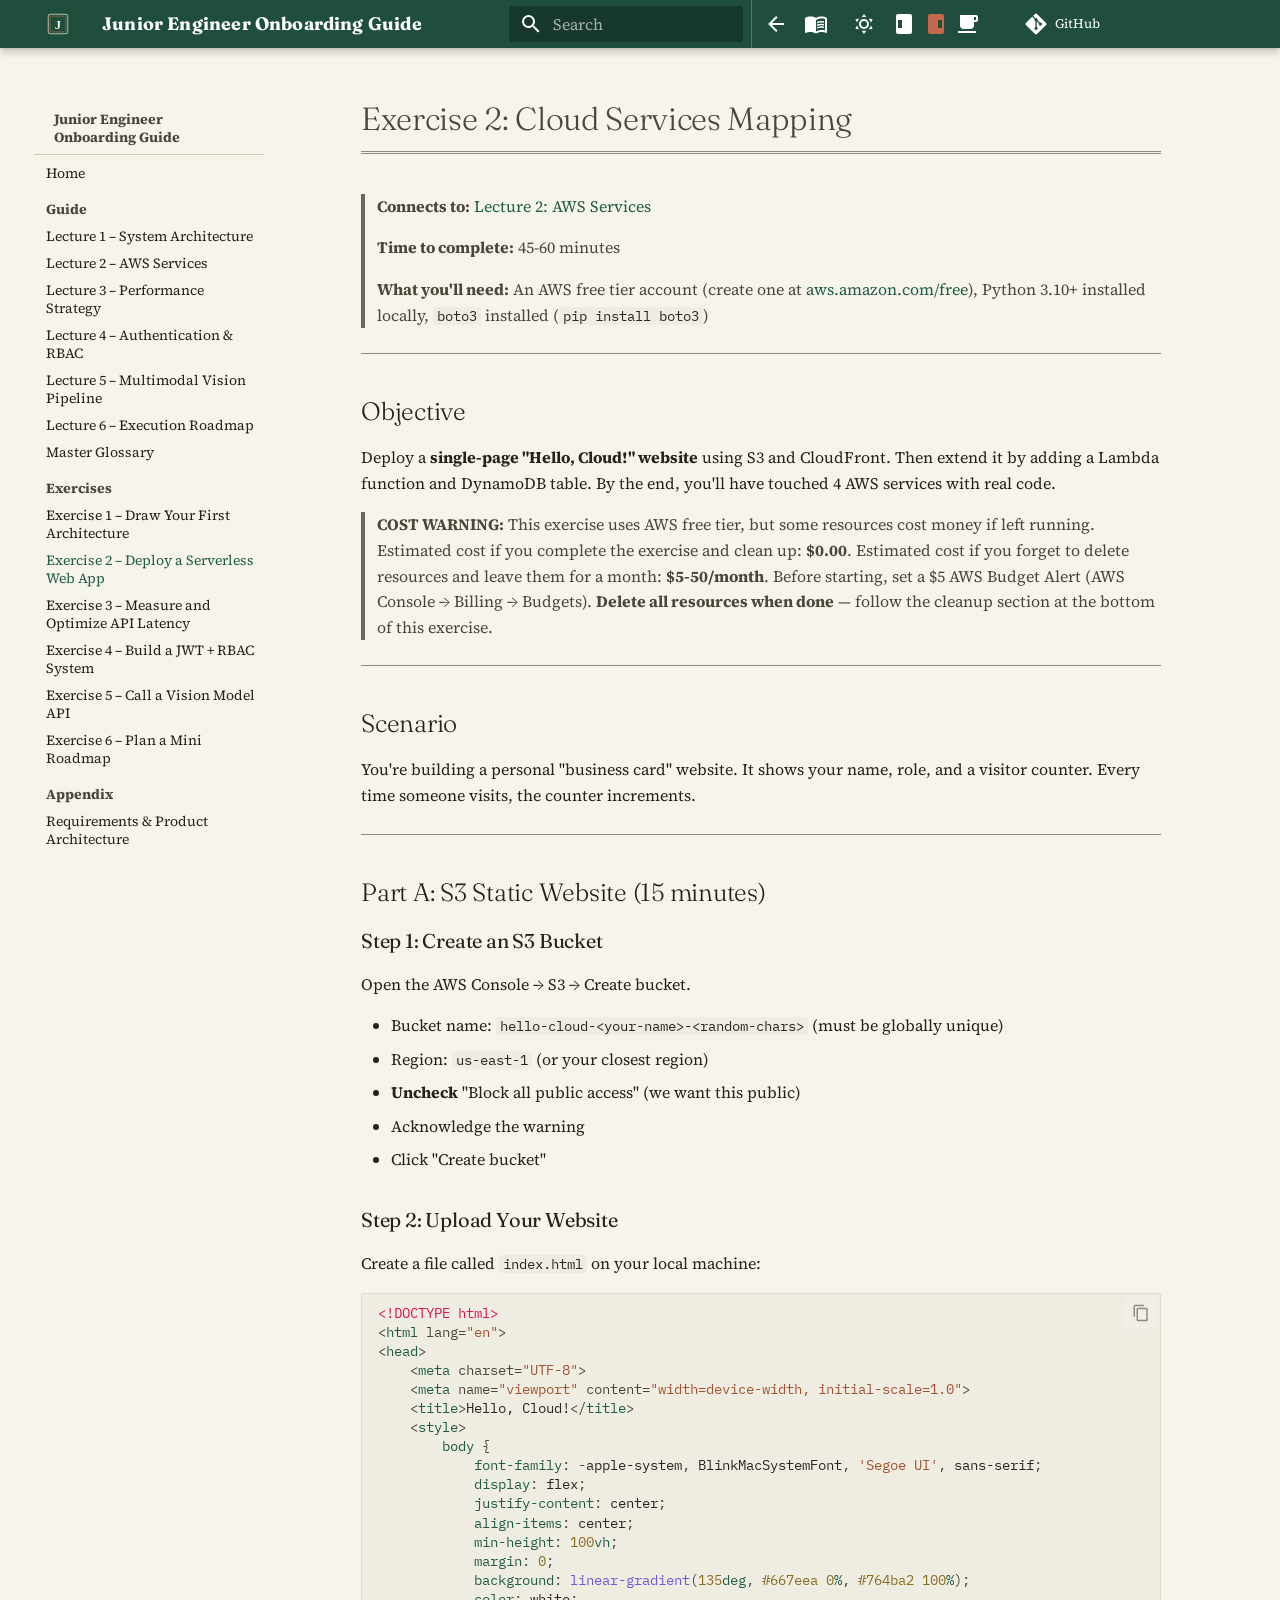
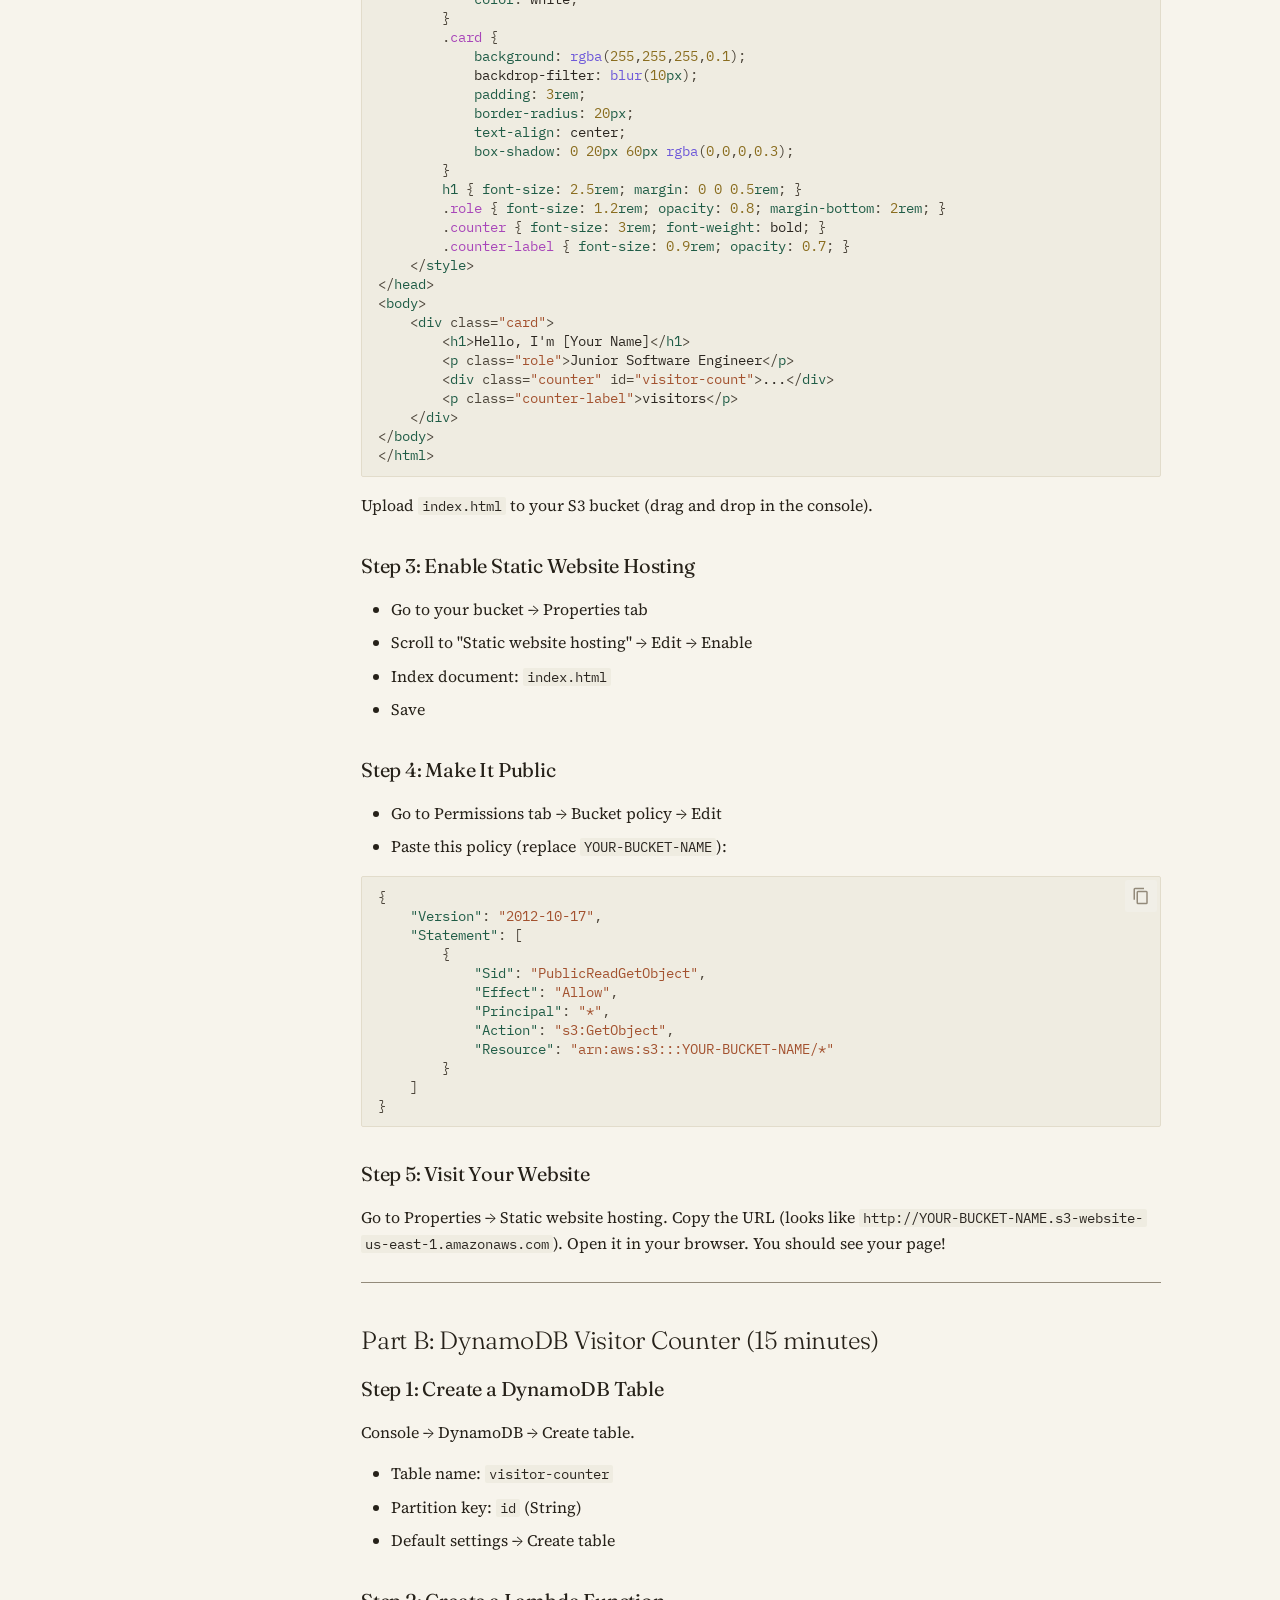
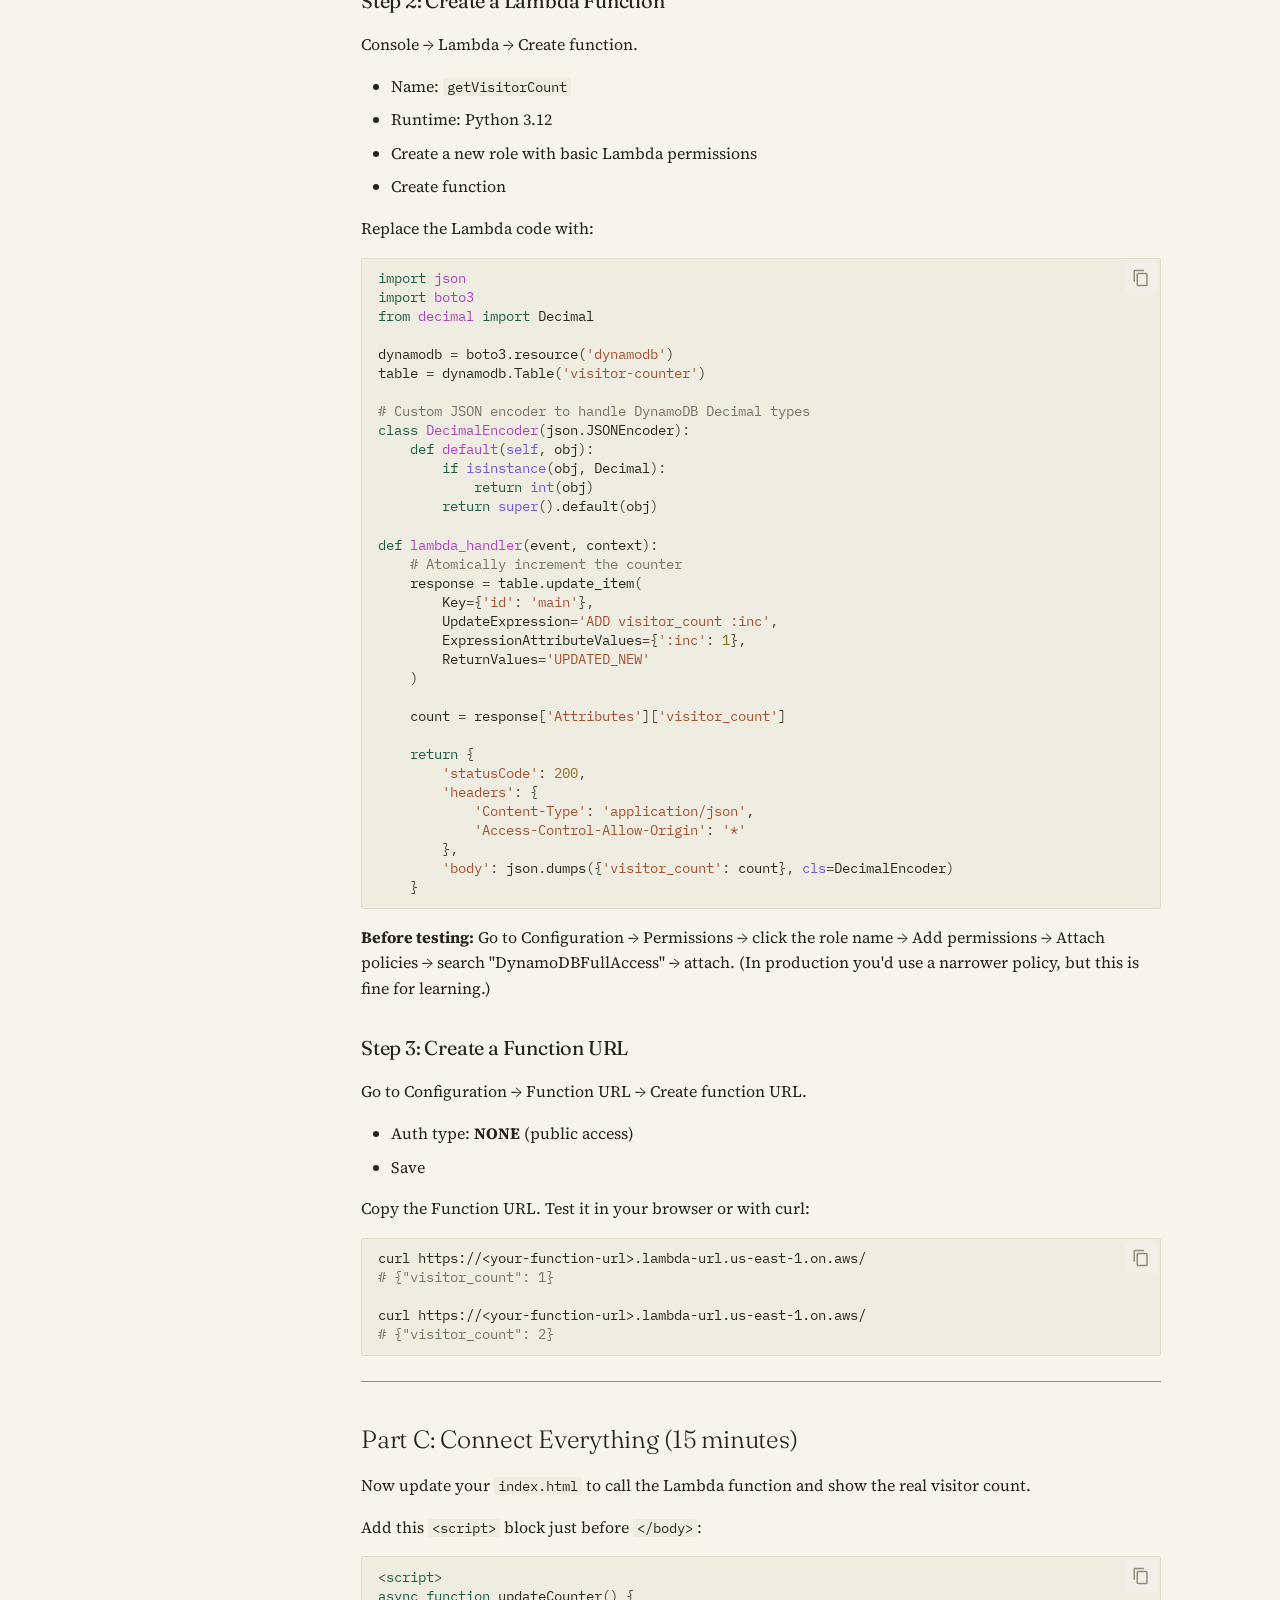
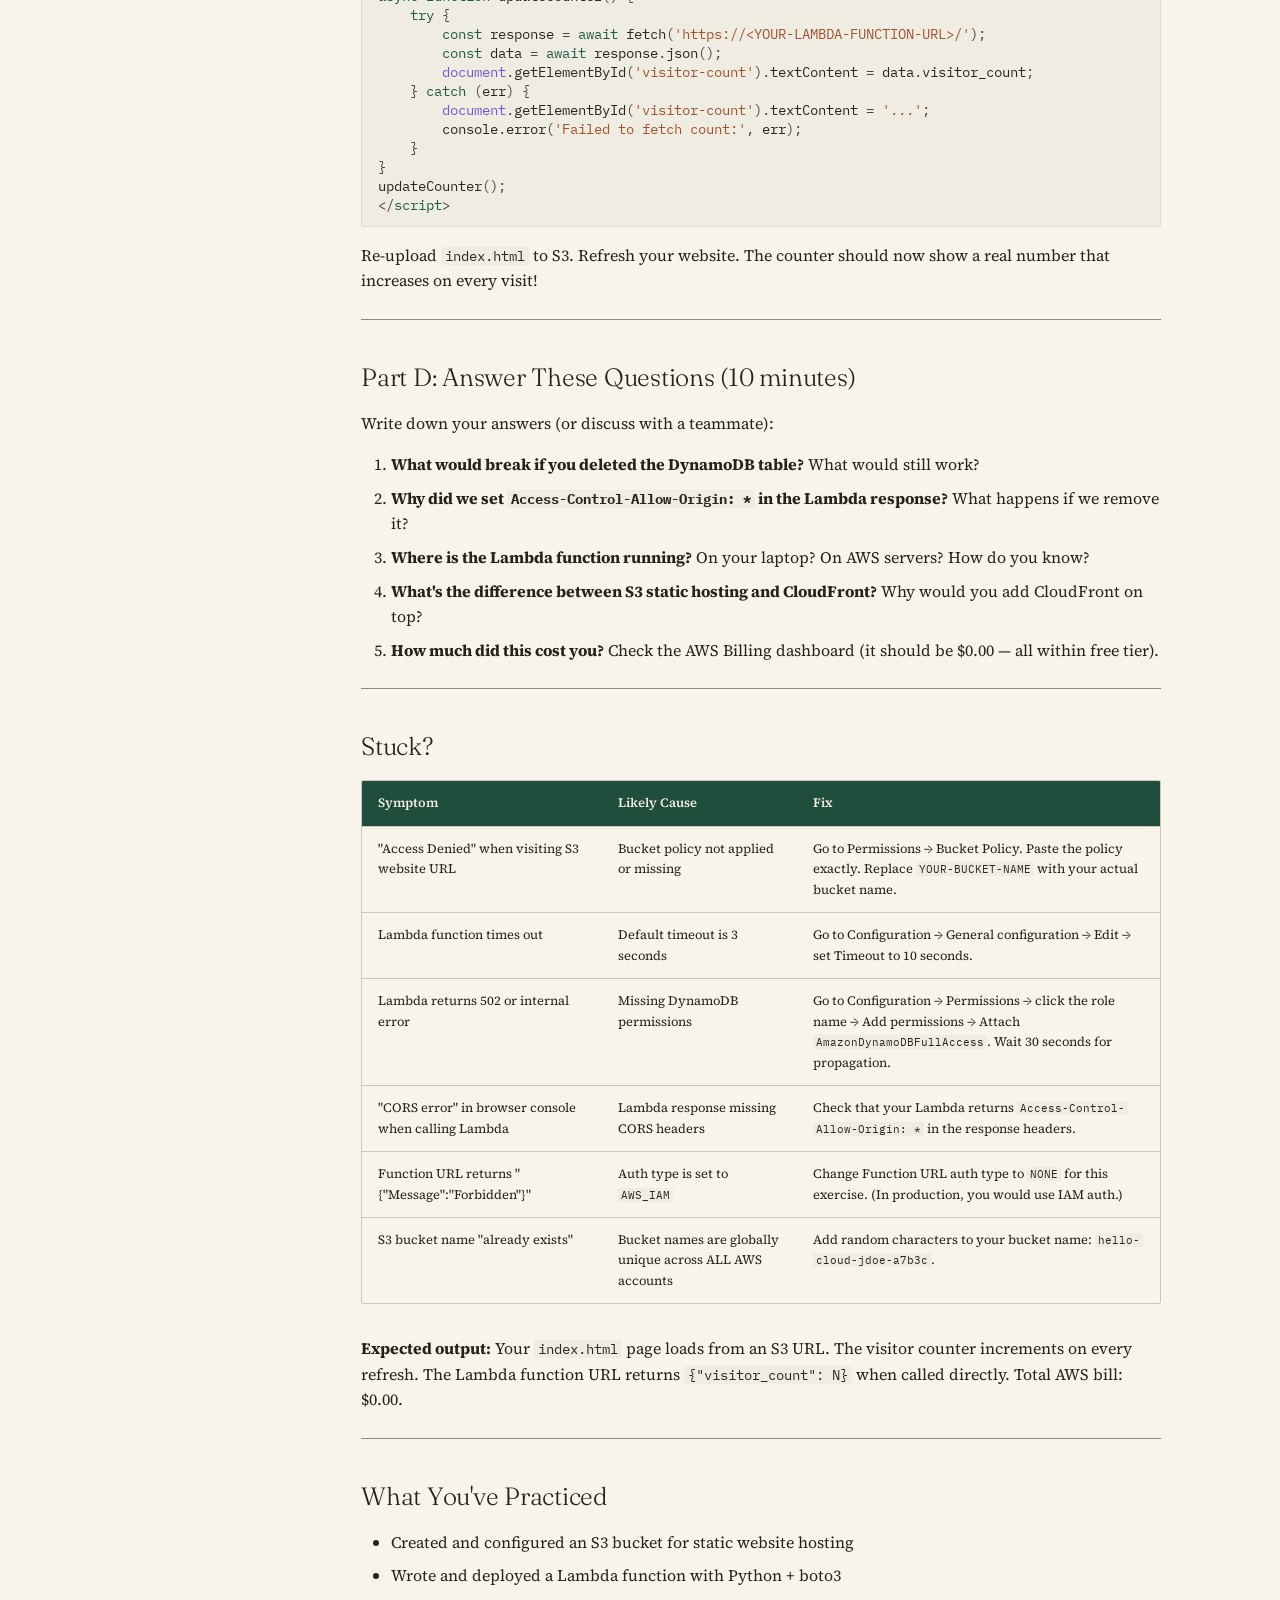
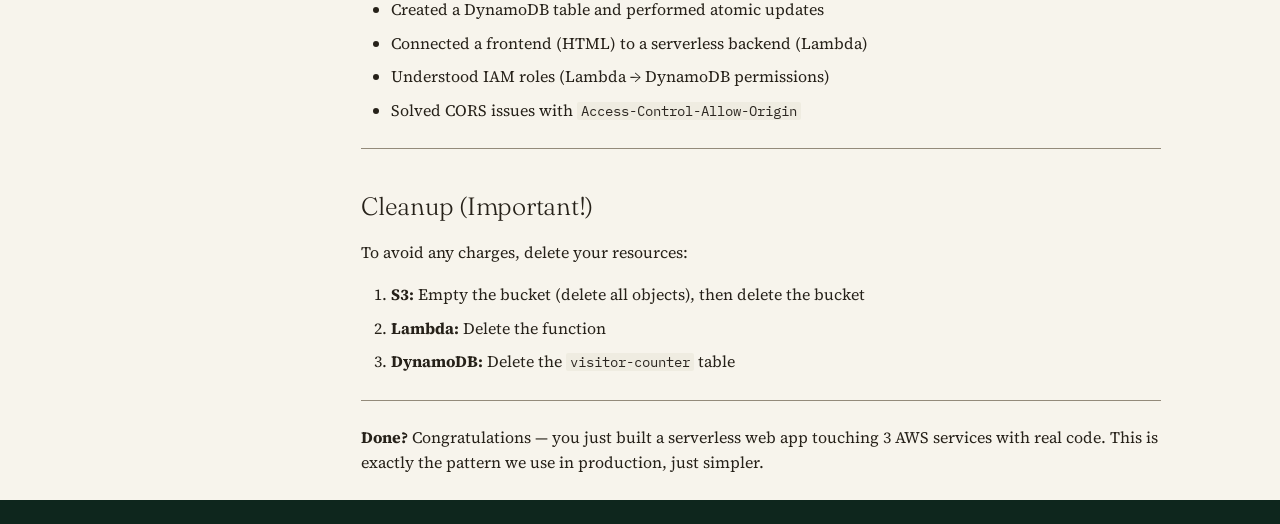
<file: guides/exercises/exercise-02-cloud-services-mapping/index.html>
<!doctype html>
<html lang="en" class="no-js">
  <head>
    
      <meta charset="utf-8">
      <meta name="viewport" content="width=device-width,initial-scale=1">
      
        <meta name="description" content="Self-paced onboarding curriculum for junior software engineers — from CS theory to production systems.">
      
      
      
        <link rel="canonical" href="https://jonathanmark.github.io/jts/guides/exercises/exercise-02-cloud-services-mapping/">
      
      
        <link rel="prev" href="../exercise-01-draw-architecture/">
      
      
        <link rel="next" href="../exercise-03-latency-budget/">
      
      
        
      
      
      <link rel="icon" href="../../../assets/favicon.svg">
      <meta name="generator" content="mkdocs-1.6.1, mkdocs-material-9.7.7">
    
    
      
        <title>Exercise 2 – Deploy a Serverless Web App - Junior Engineer Onboarding Guide</title>
      
    
    
      <link rel="stylesheet" href="../../../assets/stylesheets/main.ec1eaa64.min.css">
      
        
        <link rel="stylesheet" href="../../../assets/stylesheets/palette.ab4e12ef.min.css">
      
      


    
    
      
    
    
      
        
        
        <link rel="preconnect" href="https://fonts.gstatic.com" crossorigin>
        <link rel="stylesheet" href="https://fonts.googleapis.com/css?family=Source+Serif+4:300,300i,400,400i,700,700i%7CIBM+Plex+Mono:400,400i,700,700i&display=fallback">
        <style>:root{--md-text-font:"Source Serif 4";--md-code-font:"IBM Plex Mono"}</style>
      
    
    
      <link rel="stylesheet" href="../../../stylesheets/extra.css">
    
    <script>__md_scope=new URL("../../..",location),__md_hash=e=>[...e].reduce(((e,_)=>(e<<5)-e+_.charCodeAt(0)),0),__md_get=(e,_=localStorage,t=__md_scope)=>JSON.parse(_.getItem(t.pathname+"."+e)),__md_set=(e,_,t=localStorage,a=__md_scope)=>{try{t.setItem(a.pathname+"."+e,JSON.stringify(_))}catch(e){}}</script>
    
      

    
    
  </head>
  
  
    
    
      
    
    
    
    
    <body dir="ltr" data-md-color-scheme="default" data-md-color-primary="indigo" data-md-color-accent="indigo">
  
    
    <input class="md-toggle" data-md-toggle="drawer" type="checkbox" id="__drawer" autocomplete="off">
    <input class="md-toggle" data-md-toggle="search" type="checkbox" id="__search" autocomplete="off">
    <label class="md-overlay" for="__drawer"></label>
    <div data-md-component="skip">
      
        
        <a href="#exercise-2-cloud-services-mapping" class="md-skip">
          Skip to content
        </a>
      
    </div>
    <div data-md-component="announce">
      
    </div>
    
    
      

  

<header class="md-header md-header--shadow" data-md-component="header">
  <nav class="md-header__inner md-grid" aria-label="Header">
    <a href="../../.." title="Junior Engineer Onboarding Guide" class="md-header__button md-logo" aria-label="Junior Engineer Onboarding Guide" data-md-component="logo">
      
  <img src="../../../assets/favicon.svg" alt="logo">

    </a>
    <label class="md-header__button md-icon" for="__drawer">
      
      <svg xmlns="http://www.w3.org/2000/svg" viewBox="0 0 24 24"><path d="M3 6h18v2H3zm0 5h18v2H3zm0 5h18v2H3z"/></svg>
    </label>
    <div class="md-header__title" data-md-component="header-title">
      <div class="md-header__ellipsis">
        <div class="md-header__topic">
          <span class="md-ellipsis">
            Junior Engineer Onboarding Guide
          </span>
        </div>
        <div class="md-header__topic" data-md-component="header-topic">
          <span class="md-ellipsis">
            
              Exercise 2 – Deploy a Serverless Web App
            
          </span>
        </div>
      </div>
    </div>
    
    
      
      
        <label class="md-header__button md-icon" for="__search">
          
          <svg xmlns="http://www.w3.org/2000/svg" viewBox="0 0 24 24"><path d="M9.5 3A6.5 6.5 0 0 1 16 9.5c0 1.61-.59 3.09-1.56 4.23l.27.27h.79l5 5-1.5 1.5-5-5v-.79l-.27-.27A6.52 6.52 0 0 1 9.5 16 6.5 6.5 0 0 1 3 9.5 6.5 6.5 0 0 1 9.5 3m0 2C7 5 5 7 5 9.5S7 14 9.5 14 14 12 14 9.5 12 5 9.5 5"/></svg>
        </label>
        <div class="md-search" data-md-component="search" role="dialog">
  <label class="md-search__overlay" for="__search"></label>
  <div class="md-search__inner" role="search">
    <form class="md-search__form" name="search">
      <input type="text" class="md-search__input" name="query" aria-label="Search" placeholder="Search" autocapitalize="off" autocorrect="off" autocomplete="off" spellcheck="false" data-md-component="search-query" required>
      <label class="md-search__icon md-icon" for="__search">
        
        <svg xmlns="http://www.w3.org/2000/svg" viewBox="0 0 24 24"><path d="M9.5 3A6.5 6.5 0 0 1 16 9.5c0 1.61-.59 3.09-1.56 4.23l.27.27h.79l5 5-1.5 1.5-5-5v-.79l-.27-.27A6.52 6.52 0 0 1 9.5 16 6.5 6.5 0 0 1 3 9.5 6.5 6.5 0 0 1 9.5 3m0 2C7 5 5 7 5 9.5S7 14 9.5 14 14 12 14 9.5 12 5 9.5 5"/></svg>
        
        <svg xmlns="http://www.w3.org/2000/svg" viewBox="0 0 24 24"><path d="M20 11v2H8l5.5 5.5-1.42 1.42L4.16 12l7.92-7.92L13.5 5.5 8 11z"/></svg>
      </label>
      <nav class="md-search__options" aria-label="Search">
        
        <button type="reset" class="md-search__icon md-icon" title="Clear" aria-label="Clear" tabindex="-1">
          
          <svg xmlns="http://www.w3.org/2000/svg" viewBox="0 0 24 24"><path d="M19 6.41 17.59 5 12 10.59 6.41 5 5 6.41 10.59 12 5 17.59 6.41 19 12 13.41 17.59 19 19 17.59 13.41 12z"/></svg>
        </button>
      </nav>
      
        <div class="md-search__suggest" data-md-component="search-suggest"></div>
      
    </form>
    <div class="md-search__output">
      <div class="md-search__scrollwrap" tabindex="0" data-md-scrollfix>
        <div class="md-search-result" data-md-component="search-result">
          <div class="md-search-result__meta">
            Initializing search
          </div>
          <ol class="md-search-result__list" role="presentation"></ol>
        </div>
      </div>
    </div>
  </div>
</div>
      
    
    <!-- Grouped header controls: back · full guide · dark/light · sidebars -->
    <div class="md-header__controls">
      <button class="md-header__button md-icon" type="button" data-md-component="back" aria-label="Go back" title="Go back">
        <svg xmlns="http://www.w3.org/2000/svg" viewBox="0 0 24 24"><path d="M20 11v2H8l5.5 5.5-1.42 1.42L4.16 12l7.92-7.92L13.5 5.5 8 11z"/></svg>
      </button>
      <a href="../../" class="md-header__button md-icon" title="Open the full guide" aria-label="Open the full guide">
        <svg xmlns="http://www.w3.org/2000/svg" viewBox="0 0 24 24"><path d="M12 21.5c-1.35-.85-3.8-1.5-5.5-1.5-1.65 0-3.35.3-4.75 1.05-.1.05-.15.05-.25.05-.25 0-.5-.25-.5-.5V6c.6-.45 1.25-.75 2-1 1.11-.35 2.33-.5 3.5-.5 1.95 0 4.05.4 5.5 1.5 1.45-1.1 3.55-1.5 5.5-1.5 1.17 0 2.39.15 3.5.5.75.25 1.4.55 2 1v14.6c0 .25-.25.5-.5.5-.1 0-.15 0-.25-.05-1.4-.75-3.1-1.05-4.75-1.05-1.7 0-4.15.65-5.5 1.5M12 8v11.5c1.35-.85 3.8-1.5 5.5-1.5 1.2 0 2.4.15 3.5.5V7c-1.1-.35-2.3-.5-3.5-.5-1.7 0-4.15.65-5.5 1.5m1 3.5c1.11-.68 2.6-1 4.5-1 .91 0 1.76.09 2.5.28V9.23c-.87-.15-1.71-.23-2.5-.23q-2.655 0-4.5.84zm4.5.17c-1.71 0-3.21.26-4.5.79v1.69c1.11-.65 2.6-.99 4.5-.99 1.04 0 1.88.08 2.5.24v-1.5c-.87-.16-1.71-.23-2.5-.23m2.5 2.9c-.87-.16-1.71-.24-2.5-.24-1.83 0-3.33.27-4.5.8v1.69c1.11-.66 2.6-.99 4.5-.99 1.04 0 1.88.08 2.5.24z"/></svg>
      </a>
      
        
          <form class="md-header__option" data-md-component="palette">
  
    
    
    
    <input class="md-option" data-md-color-media="" data-md-color-scheme="default" data-md-color-primary="indigo" data-md-color-accent="indigo"  aria-label="Switch to Paper"  type="radio" name="__palette" id="__palette_0">
    
      <label class="md-header__button md-icon" title="Switch to Paper" for="__palette_1" hidden>
        <svg xmlns="http://www.w3.org/2000/svg" viewBox="0 0 24 24"><path d="M12 7a5 5 0 0 1 5 5 5 5 0 0 1-5 5 5 5 0 0 1-5-5 5 5 0 0 1 5-5m0 2a3 3 0 0 0-3 3 3 3 0 0 0 3 3 3 3 0 0 0 3-3 3 3 0 0 0-3-3m0-7 2.39 3.42C13.65 5.15 12.84 5 12 5s-1.65.15-2.39.42zM3.34 7l4.16-.35A7.2 7.2 0 0 0 5.94 8.5c-.44.74-.69 1.5-.83 2.29zm.02 10 1.76-3.77a7.131 7.131 0 0 0 2.38 4.14zM20.65 7l-1.77 3.79a7.02 7.02 0 0 0-2.38-4.15zm-.01 10-4.14.36c.59-.51 1.12-1.14 1.54-1.86.42-.73.69-1.5.83-2.29zM12 22l-2.41-3.44c.74.27 1.55.44 2.41.44.82 0 1.63-.17 2.37-.44z"/></svg>
      </label>
    
  
    
    
    
    <input class="md-option" data-md-color-media="" data-md-color-scheme="paper" data-md-color-primary="indigo" data-md-color-accent="indigo"  aria-label="Switch to Slate"  type="radio" name="__palette" id="__palette_1">
    
      <label class="md-header__button md-icon" title="Switch to Slate" for="__palette_2" hidden>
        <svg xmlns="http://www.w3.org/2000/svg" viewBox="0 0 24 24"><path d="M12.74 5.47c2.36 1.03 3.61 3.56 3.18 5.99A6 6 0 0 1 18 16v.17a3 3 0 0 1 1-.17 3 3 0 0 1 3 3 3 3 0 0 1-3 3H6a4 4 0 0 1-4-4 4 4 0 0 1 4-4h.27C5 12.45 4.6 10.24 5.5 8.26a5.49 5.49 0 0 1 7.24-2.79m-.81 1.83c-1.77-.8-3.84.01-4.62 1.77-.46 1.02-.38 2.15.1 3.06A5.99 5.99 0 0 1 12 10c.7 0 1.38.12 2 .34a3.51 3.51 0 0 0-2.07-3.04m1.62-3.66c-.55-.24-1.1-.41-1.67-.52l2.49-1.3.9 2.89a7.7 7.7 0 0 0-1.72-1.07m-7.46.8c-.49.35-.92.75-1.29 1.19l.11-2.81 2.96.68c-.62.21-1.22.53-1.78.94M18 9.71c-.09-.59-.22-1.16-.41-1.71l2.38 1.5-2.05 2.23c.11-.65.13-1.33.08-2.02M3.04 11.3c.07.6.2 1.17.39 1.7l-2.37-1.5L3.1 9.28c-.1.65-.13 1.33-.06 2.02M19 18h-3v-2a4 4 0 0 0-4-4 4 4 0 0 0-4 4H6a2 2 0 0 0-2 2 2 2 0 0 0 2 2h13a1 1 0 0 0 1-1 1 1 0 0 0-1-1"/></svg>
      </label>
    
  
    
    
    
    <input class="md-option" data-md-color-media="" data-md-color-scheme="slate" data-md-color-primary="indigo" data-md-color-accent="indigo"  aria-label="Switch to Grey"  type="radio" name="__palette" id="__palette_2">
    
      <label class="md-header__button md-icon" title="Switch to Grey" for="__palette_3" hidden>
        <svg xmlns="http://www.w3.org/2000/svg" viewBox="0 0 24 24"><path d="m17.75 4.09-2.53 1.94.91 3.06-2.63-1.81-2.63 1.81.91-3.06-2.53-1.94L12.44 4l1.06-3 1.06 3zm3.5 6.91-1.64 1.25.59 1.98-1.7-1.17-1.7 1.17.59-1.98L15.75 11l2.06-.05L18.5 9l.69 1.95zm-2.28 4.95c.83-.08 1.72 1.1 1.19 1.85-.32.45-.66.87-1.08 1.27C15.17 23 8.84 23 4.94 19.07c-3.91-3.9-3.91-10.24 0-14.14.4-.4.82-.76 1.27-1.08.75-.53 1.93.36 1.85 1.19-.27 2.86.69 5.83 2.89 8.02a9.96 9.96 0 0 0 8.02 2.89m-1.64 2.02a12.08 12.08 0 0 1-7.8-3.47c-2.17-2.19-3.33-5-3.49-7.82-2.81 3.14-2.7 7.96.31 10.98 3.02 3.01 7.84 3.12 10.98.31"/></svg>
      </label>
    
  
    
    
    
    <input class="md-option" data-md-color-media="" data-md-color-scheme="grey" data-md-color-primary="indigo" data-md-color-accent="indigo"  aria-label="Switch to Ivory"  type="radio" name="__palette" id="__palette_3">
    
      <label class="md-header__button md-icon" title="Switch to Ivory" for="__palette_0" hidden>
        <svg xmlns="http://www.w3.org/2000/svg" viewBox="0 0 24 24"><path d="M6 19a5 5 0 0 1-5-5 5 5 0 0 1 5-5c1-2.35 3.3-4 6-4 3.43 0 6.24 2.66 6.5 6.03L19 11a4 4 0 0 1 4 4 4 4 0 0 1-4 4zm13-6h-2v-1a5 5 0 0 0-5-5c-2.5 0-4.55 1.82-4.94 4.19C6.73 11.07 6.37 11 6 11a3 3 0 0 0-3 3 3 3 0 0 0 3 3h13a2 2 0 0 0 2-2 2 2 0 0 0-2-2"/></svg>
      </label>
    
  
</form>
        
      
      
        <script>var palette=__md_get("__palette");if(palette&&palette.color){if("(prefers-color-scheme)"===palette.color.media){var media=matchMedia("(prefers-color-scheme: light)"),input=document.querySelector(media.matches?"[data-md-color-media='(prefers-color-scheme: light)']":"[data-md-color-media='(prefers-color-scheme: dark)']");palette.color.media=input.getAttribute("data-md-color-media"),palette.color.scheme=input.getAttribute("data-md-color-scheme"),palette.color.primary=input.getAttribute("data-md-color-primary"),palette.color.accent=input.getAttribute("data-md-color-accent")}for(var[key,value]of Object.entries(palette.color))document.body.setAttribute("data-md-color-"+key,value)}</script>
      
      <button class="md-header__button md-icon" type="button" data-md-toggle="nav" aria-label="Toggle navigation sidebar">
        <svg xmlns="http://www.w3.org/2000/svg" viewBox="0 0 24 24"><path d="M6 2h12a2 2 0 0 1 2 2v16a2 2 0 0 1-2 2H6a2 2 0 0 1-2-2V4a2 2 0 0 1 2-2m0 6v8h4V8z"/></svg>
      </button>
      <button class="md-header__button md-icon" type="button" data-md-toggle="toc" aria-label="Toggle table of contents">
        <svg xmlns="http://www.w3.org/2000/svg" viewBox="0 0 24 24"><path d="M6 2h12a2 2 0 0 1 2 2v16a2 2 0 0 1-2 2H6a2 2 0 0 1-2-2V4a2 2 0 0 1 2-2m8 6v8h4V8z"/></svg>
      </button>
      <button class="md-header__button md-icon" type="button" data-md-component="toasts" aria-label="Toggle toasts">
        <svg xmlns="http://www.w3.org/2000/svg" viewBox="0 0 24 24"><path d="M2 21h18v-2H2M20 8h-2V5h2m0-2H4v10a4 4 0 0 0 4 4h6a4 4 0 0 0 4-4v-3h2a2 2 0 0 0 2-2V5a2 2 0 0 0-2-2"/></svg>
      </button>
    </div>
    
      <div class="md-header__source">
        <a href="https://github.com/jonathanmark/jts" title="Go to repository" class="md-source" data-md-component="source">
  <div class="md-source__icon md-icon">
    
    <svg xmlns="http://www.w3.org/2000/svg" viewBox="0 0 448 512"><!--! Font Awesome Free 7.1.0 by @fontawesome - https://fontawesome.com License - https://fontawesome.com/license/free (Icons: CC BY 4.0, Fonts: SIL OFL 1.1, Code: MIT License) Copyright 2025 Fonticons, Inc.--><path d="M439.6 236.1 244 40.5c-5.4-5.5-12.8-8.5-20.4-8.5s-15 3-20.4 8.4L162.5 81l51.5 51.5c27.1-9.1 52.7 16.8 43.4 43.7l49.7 49.7c34.2-11.8 61.2 31 35.5 56.7-26.5 26.5-70.2-2.9-56-37.3L240.3 199v121.9c25.3 12.5 22.3 41.8 9.1 55-6.4 6.4-15.2 10.1-24.3 10.1s-17.8-3.6-24.3-10.1c-17.6-17.6-11.1-46.9 11.2-56v-123c-20.8-8.5-24.6-30.7-18.6-45L142.6 101 8.5 235.1C3 240.6 0 247.9 0 255.5s3 15 8.5 20.4l195.6 195.7c5.4 5.4 12.7 8.4 20.4 8.4s15-3 20.4-8.4l194.7-194.7c5.4-5.4 8.4-12.8 8.4-20.4s-3-15-8.4-20.4"/></svg>
  </div>
  <div class="md-source__repository">
    GitHub
  </div>
</a>
      </div>
    
  </nav>
  
</header>
    
    <div class="md-container" data-md-component="container">
      
      
        
          
        
      
      <main class="md-main" data-md-component="main">
        <div class="md-main__inner md-grid">
          
            
              
              <div class="md-sidebar md-sidebar--primary" data-md-component="sidebar" data-md-type="navigation" >
                <div class="md-sidebar__scrollwrap">
                  <div class="md-sidebar__inner">
                    



<nav class="md-nav md-nav--primary" aria-label="Navigation" data-md-level="0">
  <label class="md-nav__title" for="__drawer">
    <a href="../../.." title="Junior Engineer Onboarding Guide" class="md-nav__button md-logo" aria-label="Junior Engineer Onboarding Guide" data-md-component="logo">
      
  <img src="../../../assets/favicon.svg" alt="logo">

    </a>
    Junior Engineer Onboarding Guide
  </label>
  
    <div class="md-nav__source">
      <a href="https://github.com/jonathanmark/jts" title="Go to repository" class="md-source" data-md-component="source">
  <div class="md-source__icon md-icon">
    
    <svg xmlns="http://www.w3.org/2000/svg" viewBox="0 0 448 512"><!--! Font Awesome Free 7.1.0 by @fontawesome - https://fontawesome.com License - https://fontawesome.com/license/free (Icons: CC BY 4.0, Fonts: SIL OFL 1.1, Code: MIT License) Copyright 2025 Fonticons, Inc.--><path d="M439.6 236.1 244 40.5c-5.4-5.5-12.8-8.5-20.4-8.5s-15 3-20.4 8.4L162.5 81l51.5 51.5c27.1-9.1 52.7 16.8 43.4 43.7l49.7 49.7c34.2-11.8 61.2 31 35.5 56.7-26.5 26.5-70.2-2.9-56-37.3L240.3 199v121.9c25.3 12.5 22.3 41.8 9.1 55-6.4 6.4-15.2 10.1-24.3 10.1s-17.8-3.6-24.3-10.1c-17.6-17.6-11.1-46.9 11.2-56v-123c-20.8-8.5-24.6-30.7-18.6-45L142.6 101 8.5 235.1C3 240.6 0 247.9 0 255.5s3 15 8.5 20.4l195.6 195.7c5.4 5.4 12.7 8.4 20.4 8.4s15-3 20.4-8.4l194.7-194.7c5.4-5.4 8.4-12.8 8.4-20.4s-3-15-8.4-20.4"/></svg>
  </div>
  <div class="md-source__repository">
    GitHub
  </div>
</a>
    </div>
  
  <ul class="md-nav__list" data-md-scrollfix>
    
      
      
  
  
  
  
    <li class="md-nav__item">
      <a href="../../.." class="md-nav__link">
        
  
  
  <span class="md-ellipsis">
    
  
    Home
  

    
  </span>
  
  

      </a>
    </li>
  

    
      
      
  
  
  
  
    
    
    
    
      
        
        
      
    
    
    <li class="md-nav__item md-nav__item--section md-nav__item--nested">
      
        
        
        <input class="md-nav__toggle md-toggle " type="checkbox" id="__nav_2" >
        
          
          <label class="md-nav__link" for="__nav_2" id="__nav_2_label" tabindex="">
            
  
  
  <span class="md-ellipsis">
    
  
    Guide
  

    
  </span>
  
  

            <span class="md-nav__icon md-icon"></span>
          </label>
        
        <nav class="md-nav" data-md-level="1" aria-labelledby="__nav_2_label" aria-expanded="false">
          <label class="md-nav__title" for="__nav_2">
            <span class="md-nav__icon md-icon"></span>
            
  
    Guide
  

          </label>
          <ul class="md-nav__list" data-md-scrollfix>
            
              
                
  
  
  
  
    <li class="md-nav__item">
      <a href="../../#1-system-architecture" class="md-nav__link">
        
  
  
  <span class="md-ellipsis">
    
  
    Lecture 1 – System Architecture
  

    
  </span>
  
  

      </a>
    </li>
  

              
            
              
                
  
  
  
  
    <li class="md-nav__item">
      <a href="../../#2-aws-services" class="md-nav__link">
        
  
  
  <span class="md-ellipsis">
    
  
    Lecture 2 – AWS Services
  

    
  </span>
  
  

      </a>
    </li>
  

              
            
              
                
  
  
  
  
    <li class="md-nav__item">
      <a href="../../#3-performance-strategy" class="md-nav__link">
        
  
  
  <span class="md-ellipsis">
    
  
    Lecture 3 – Performance Strategy
  

    
  </span>
  
  

      </a>
    </li>
  

              
            
              
                
  
  
  
  
    <li class="md-nav__item">
      <a href="../../#4-authentication-rbac" class="md-nav__link">
        
  
  
  <span class="md-ellipsis">
    
  
    Lecture 4 – Authentication & RBAC
  

    
  </span>
  
  

      </a>
    </li>
  

              
            
              
                
  
  
  
  
    <li class="md-nav__item">
      <a href="../../#5-multimodal-vision-pipeline" class="md-nav__link">
        
  
  
  <span class="md-ellipsis">
    
  
    Lecture 5 – Multimodal Vision Pipeline
  

    
  </span>
  
  

      </a>
    </li>
  

              
            
              
                
  
  
  
  
    <li class="md-nav__item">
      <a href="../../#6-execution-roadmap" class="md-nav__link">
        
  
  
  <span class="md-ellipsis">
    
  
    Lecture 6 – Execution Roadmap
  

    
  </span>
  
  

      </a>
    </li>
  

              
            
              
                
  
  
  
  
    <li class="md-nav__item">
      <a href="../../#master-glossary" class="md-nav__link">
        
  
  
  <span class="md-ellipsis">
    
  
    Master Glossary
  

    
  </span>
  
  

      </a>
    </li>
  

              
            
          </ul>
        </nav>
      
    </li>
  

    
      
      
  
  
    
  
  
  
    
    
    
    
      
        
        
      
    
    
    <li class="md-nav__item md-nav__item--active md-nav__item--section md-nav__item--nested">
      
        
        
        <input class="md-nav__toggle md-toggle " type="checkbox" id="__nav_3" checked>
        
          
          <label class="md-nav__link" for="__nav_3" id="__nav_3_label" tabindex="">
            
  
  
  <span class="md-ellipsis">
    
  
    Exercises
  

    
  </span>
  
  

            <span class="md-nav__icon md-icon"></span>
          </label>
        
        <nav class="md-nav" data-md-level="1" aria-labelledby="__nav_3_label" aria-expanded="true">
          <label class="md-nav__title" for="__nav_3">
            <span class="md-nav__icon md-icon"></span>
            
  
    Exercises
  

          </label>
          <ul class="md-nav__list" data-md-scrollfix>
            
              
                
  
  
  
  
    <li class="md-nav__item">
      <a href="../exercise-01-draw-architecture/" class="md-nav__link">
        
  
  
  <span class="md-ellipsis">
    
  
    Exercise 1 – Draw Your First Architecture
  

    
  </span>
  
  

      </a>
    </li>
  

              
            
              
                
  
  
    
  
  
  
    <li class="md-nav__item md-nav__item--active">
      
      <input class="md-nav__toggle md-toggle" type="checkbox" id="__toc">
      
      
        
      
      
        <label class="md-nav__link md-nav__link--active" for="__toc">
          
  
  
  <span class="md-ellipsis">
    
  
    Exercise 2 – Deploy a Serverless Web App
  

    
  </span>
  
  

          <span class="md-nav__icon md-icon"></span>
        </label>
      
      <a href="./" class="md-nav__link md-nav__link--active">
        
  
  
  <span class="md-ellipsis">
    
  
    Exercise 2 – Deploy a Serverless Web App
  

    
  </span>
  
  

      </a>
      
        

<nav class="md-nav md-nav--secondary" aria-label="Table of contents">
  
  
    <label class="md-nav__title" for="__toc">
      <span class="md-nav__icon md-icon"></span>
      Table of contents
    </label>
    <ul class="md-nav__list" data-md-component="toc" data-md-scrollfix>
      
        <li class="md-nav__item">
  <a href="#exercise-2-cloud-services-mapping" class="md-nav__link">
    <span class="md-ellipsis">
      
        Exercise 2: Cloud Services Mapping
      
    </span>
  </a>
  
    <nav class="md-nav" aria-label="Exercise 2: Cloud Services Mapping">
      <ul class="md-nav__list">
        
          <li class="md-nav__item">
  <a href="#objective" class="md-nav__link">
    <span class="md-ellipsis">
      
        Objective
      
    </span>
  </a>
  
</li>
        
          <li class="md-nav__item">
  <a href="#scenario" class="md-nav__link">
    <span class="md-ellipsis">
      
        Scenario
      
    </span>
  </a>
  
</li>
        
          <li class="md-nav__item">
  <a href="#part-a-s3-static-website-15-minutes" class="md-nav__link">
    <span class="md-ellipsis">
      
        Part A: S3 Static Website (15 minutes)
      
    </span>
  </a>
  
    <nav class="md-nav" aria-label="Part A: S3 Static Website (15 minutes)">
      <ul class="md-nav__list">
        
          <li class="md-nav__item">
  <a href="#step-1-create-an-s3-bucket" class="md-nav__link">
    <span class="md-ellipsis">
      
        Step 1: Create an S3 Bucket
      
    </span>
  </a>
  
</li>
        
          <li class="md-nav__item">
  <a href="#step-2-upload-your-website" class="md-nav__link">
    <span class="md-ellipsis">
      
        Step 2: Upload Your Website
      
    </span>
  </a>
  
</li>
        
          <li class="md-nav__item">
  <a href="#step-3-enable-static-website-hosting" class="md-nav__link">
    <span class="md-ellipsis">
      
        Step 3: Enable Static Website Hosting
      
    </span>
  </a>
  
</li>
        
          <li class="md-nav__item">
  <a href="#step-4-make-it-public" class="md-nav__link">
    <span class="md-ellipsis">
      
        Step 4: Make It Public
      
    </span>
  </a>
  
</li>
        
          <li class="md-nav__item">
  <a href="#step-5-visit-your-website" class="md-nav__link">
    <span class="md-ellipsis">
      
        Step 5: Visit Your Website
      
    </span>
  </a>
  
</li>
        
      </ul>
    </nav>
  
</li>
        
          <li class="md-nav__item">
  <a href="#part-b-dynamodb-visitor-counter-15-minutes" class="md-nav__link">
    <span class="md-ellipsis">
      
        Part B: DynamoDB Visitor Counter (15 minutes)
      
    </span>
  </a>
  
    <nav class="md-nav" aria-label="Part B: DynamoDB Visitor Counter (15 minutes)">
      <ul class="md-nav__list">
        
          <li class="md-nav__item">
  <a href="#step-1-create-a-dynamodb-table" class="md-nav__link">
    <span class="md-ellipsis">
      
        Step 1: Create a DynamoDB Table
      
    </span>
  </a>
  
</li>
        
          <li class="md-nav__item">
  <a href="#step-2-create-a-lambda-function" class="md-nav__link">
    <span class="md-ellipsis">
      
        Step 2: Create a Lambda Function
      
    </span>
  </a>
  
</li>
        
          <li class="md-nav__item">
  <a href="#step-3-create-a-function-url" class="md-nav__link">
    <span class="md-ellipsis">
      
        Step 3: Create a Function URL
      
    </span>
  </a>
  
</li>
        
      </ul>
    </nav>
  
</li>
        
          <li class="md-nav__item">
  <a href="#part-c-connect-everything-15-minutes" class="md-nav__link">
    <span class="md-ellipsis">
      
        Part C: Connect Everything (15 minutes)
      
    </span>
  </a>
  
</li>
        
          <li class="md-nav__item">
  <a href="#part-d-answer-these-questions-10-minutes" class="md-nav__link">
    <span class="md-ellipsis">
      
        Part D: Answer These Questions (10 minutes)
      
    </span>
  </a>
  
</li>
        
          <li class="md-nav__item">
  <a href="#stuck" class="md-nav__link">
    <span class="md-ellipsis">
      
        Stuck?
      
    </span>
  </a>
  
</li>
        
          <li class="md-nav__item">
  <a href="#what-youve-practiced" class="md-nav__link">
    <span class="md-ellipsis">
      
        What You've Practiced
      
    </span>
  </a>
  
</li>
        
          <li class="md-nav__item">
  <a href="#cleanup-important" class="md-nav__link">
    <span class="md-ellipsis">
      
        Cleanup (Important!)
      
    </span>
  </a>
  
</li>
        
      </ul>
    </nav>
  
</li>
      
    </ul>
  
</nav>
      
    </li>
  

              
            
              
                
  
  
  
  
    <li class="md-nav__item">
      <a href="../exercise-03-latency-budget/" class="md-nav__link">
        
  
  
  <span class="md-ellipsis">
    
  
    Exercise 3 – Measure and Optimize API Latency
  

    
  </span>
  
  

      </a>
    </li>
  

              
            
              
                
  
  
  
  
    <li class="md-nav__item">
      <a href="../exercise-04-jwt-rbac/" class="md-nav__link">
        
  
  
  <span class="md-ellipsis">
    
  
    Exercise 4 – Build a JWT + RBAC System
  

    
  </span>
  
  

      </a>
    </li>
  

              
            
              
                
  
  
  
  
    <li class="md-nav__item">
      <a href="../exercise-05-vision-api/" class="md-nav__link">
        
  
  
  <span class="md-ellipsis">
    
  
    Exercise 5 – Call a Vision Model API
  

    
  </span>
  
  

      </a>
    </li>
  

              
            
              
                
  
  
  
  
    <li class="md-nav__item">
      <a href="../exercise-06-project-planning/" class="md-nav__link">
        
  
  
  <span class="md-ellipsis">
    
  
    Exercise 6 – Plan a Mini Roadmap
  

    
  </span>
  
  

      </a>
    </li>
  

              
            
          </ul>
        </nav>
      
    </li>
  

    
      
      
  
  
  
  
    
    
    
    
      
        
        
      
    
    
    <li class="md-nav__item md-nav__item--section md-nav__item--nested">
      
        
        
        <input class="md-nav__toggle md-toggle " type="checkbox" id="__nav_4" >
        
          
          <label class="md-nav__link" for="__nav_4" id="__nav_4_label" tabindex="">
            
  
  
  <span class="md-ellipsis">
    
  
    Appendix
  

    
  </span>
  
  

            <span class="md-nav__icon md-icon"></span>
          </label>
        
        <nav class="md-nav" data-md-level="1" aria-labelledby="__nav_4_label" aria-expanded="false">
          <label class="md-nav__title" for="__nav_4">
            <span class="md-nav__icon md-icon"></span>
            
  
    Appendix
  

          </label>
          <ul class="md-nav__list" data-md-scrollfix>
            
              
                
  
  
  
  
    <li class="md-nav__item">
      <a href="../../../requirements-and-architecture/" class="md-nav__link">
        
  
  
  <span class="md-ellipsis">
    
  
    Requirements & Product Architecture
  

    
  </span>
  
  

      </a>
    </li>
  

              
            
          </ul>
        </nav>
      
    </li>
  

    
  </ul>
</nav>
                  </div>
                </div>
              </div>
            
            
              
              <div class="md-sidebar md-sidebar--secondary" data-md-component="sidebar" data-md-type="toc" >
                <div class="md-sidebar__scrollwrap">
                  <div class="md-sidebar__inner">
                    

<nav class="md-nav md-nav--secondary" aria-label="Table of contents">
  
  
    <label class="md-nav__title" for="__toc">
      <span class="md-nav__icon md-icon"></span>
      Table of contents
    </label>
    <ul class="md-nav__list" data-md-component="toc" data-md-scrollfix>
      
        <li class="md-nav__item">
  <a href="#exercise-2-cloud-services-mapping" class="md-nav__link">
    <span class="md-ellipsis">
      
        Exercise 2: Cloud Services Mapping
      
    </span>
  </a>
  
    <nav class="md-nav" aria-label="Exercise 2: Cloud Services Mapping">
      <ul class="md-nav__list">
        
          <li class="md-nav__item">
  <a href="#objective" class="md-nav__link">
    <span class="md-ellipsis">
      
        Objective
      
    </span>
  </a>
  
</li>
        
          <li class="md-nav__item">
  <a href="#scenario" class="md-nav__link">
    <span class="md-ellipsis">
      
        Scenario
      
    </span>
  </a>
  
</li>
        
          <li class="md-nav__item">
  <a href="#part-a-s3-static-website-15-minutes" class="md-nav__link">
    <span class="md-ellipsis">
      
        Part A: S3 Static Website (15 minutes)
      
    </span>
  </a>
  
    <nav class="md-nav" aria-label="Part A: S3 Static Website (15 minutes)">
      <ul class="md-nav__list">
        
          <li class="md-nav__item">
  <a href="#step-1-create-an-s3-bucket" class="md-nav__link">
    <span class="md-ellipsis">
      
        Step 1: Create an S3 Bucket
      
    </span>
  </a>
  
</li>
        
          <li class="md-nav__item">
  <a href="#step-2-upload-your-website" class="md-nav__link">
    <span class="md-ellipsis">
      
        Step 2: Upload Your Website
      
    </span>
  </a>
  
</li>
        
          <li class="md-nav__item">
  <a href="#step-3-enable-static-website-hosting" class="md-nav__link">
    <span class="md-ellipsis">
      
        Step 3: Enable Static Website Hosting
      
    </span>
  </a>
  
</li>
        
          <li class="md-nav__item">
  <a href="#step-4-make-it-public" class="md-nav__link">
    <span class="md-ellipsis">
      
        Step 4: Make It Public
      
    </span>
  </a>
  
</li>
        
          <li class="md-nav__item">
  <a href="#step-5-visit-your-website" class="md-nav__link">
    <span class="md-ellipsis">
      
        Step 5: Visit Your Website
      
    </span>
  </a>
  
</li>
        
      </ul>
    </nav>
  
</li>
        
          <li class="md-nav__item">
  <a href="#part-b-dynamodb-visitor-counter-15-minutes" class="md-nav__link">
    <span class="md-ellipsis">
      
        Part B: DynamoDB Visitor Counter (15 minutes)
      
    </span>
  </a>
  
    <nav class="md-nav" aria-label="Part B: DynamoDB Visitor Counter (15 minutes)">
      <ul class="md-nav__list">
        
          <li class="md-nav__item">
  <a href="#step-1-create-a-dynamodb-table" class="md-nav__link">
    <span class="md-ellipsis">
      
        Step 1: Create a DynamoDB Table
      
    </span>
  </a>
  
</li>
        
          <li class="md-nav__item">
  <a href="#step-2-create-a-lambda-function" class="md-nav__link">
    <span class="md-ellipsis">
      
        Step 2: Create a Lambda Function
      
    </span>
  </a>
  
</li>
        
          <li class="md-nav__item">
  <a href="#step-3-create-a-function-url" class="md-nav__link">
    <span class="md-ellipsis">
      
        Step 3: Create a Function URL
      
    </span>
  </a>
  
</li>
        
      </ul>
    </nav>
  
</li>
        
          <li class="md-nav__item">
  <a href="#part-c-connect-everything-15-minutes" class="md-nav__link">
    <span class="md-ellipsis">
      
        Part C: Connect Everything (15 minutes)
      
    </span>
  </a>
  
</li>
        
          <li class="md-nav__item">
  <a href="#part-d-answer-these-questions-10-minutes" class="md-nav__link">
    <span class="md-ellipsis">
      
        Part D: Answer These Questions (10 minutes)
      
    </span>
  </a>
  
</li>
        
          <li class="md-nav__item">
  <a href="#stuck" class="md-nav__link">
    <span class="md-ellipsis">
      
        Stuck?
      
    </span>
  </a>
  
</li>
        
          <li class="md-nav__item">
  <a href="#what-youve-practiced" class="md-nav__link">
    <span class="md-ellipsis">
      
        What You've Practiced
      
    </span>
  </a>
  
</li>
        
          <li class="md-nav__item">
  <a href="#cleanup-important" class="md-nav__link">
    <span class="md-ellipsis">
      
        Cleanup (Important!)
      
    </span>
  </a>
  
</li>
        
      </ul>
    </nav>
  
</li>
      
    </ul>
  
</nav>
                  </div>
                </div>
              </div>
            
          
          
            <div class="md-content" data-md-component="content">
              
              <article class="md-content__inner md-typeset">
                
                  


  
  


<h1 id="exercise-2-cloud-services-mapping">Exercise 2: Cloud Services Mapping<a class="headerlink" href="#exercise-2-cloud-services-mapping" title="Permanent link">&para;</a></h1>
<blockquote>
<p><strong>Connects to:</strong> <a href="../../#2-aws-services">Lecture 2: AWS Services</a></p>
<p><strong>Time to complete:</strong> 45-60 minutes</p>
<p><strong>What you'll need:</strong> An AWS free tier account (create one at <a href="https://aws.amazon.com/free">aws.amazon.com/free</a>), Python 3.10+ installed locally, <code>boto3</code> installed (<code>pip install boto3</code>)</p>
</blockquote>
<hr />
<h2 id="objective">Objective<a class="headerlink" href="#objective" title="Permanent link">&para;</a></h2>
<p>Deploy a <strong>single-page "Hello, Cloud!" website</strong> using S3 and CloudFront. Then extend it by adding a Lambda function and DynamoDB table. By the end, you'll have touched 4 AWS services with real code.</p>
<blockquote>
<p><strong>COST WARNING:</strong> This exercise uses AWS free tier, but some resources cost money if left running. Estimated cost if you complete the exercise and clean up: <strong>$0.00</strong>. Estimated cost if you forget to delete resources and leave them for a month: <strong>$5-50/month</strong>. Before starting, set a $5 AWS Budget Alert (AWS Console → Billing → Budgets). <strong>Delete all resources when done</strong> — follow the cleanup section at the bottom of this exercise.</p>
</blockquote>
<hr />
<h2 id="scenario">Scenario<a class="headerlink" href="#scenario" title="Permanent link">&para;</a></h2>
<p>You're building a personal "business card" website. It shows your name, role, and a visitor counter. Every time someone visits, the counter increments.</p>
<hr />
<h2 id="part-a-s3-static-website-15-minutes">Part A: S3 Static Website (15 minutes)<a class="headerlink" href="#part-a-s3-static-website-15-minutes" title="Permanent link">&para;</a></h2>
<h3 id="step-1-create-an-s3-bucket">Step 1: Create an S3 Bucket<a class="headerlink" href="#step-1-create-an-s3-bucket" title="Permanent link">&para;</a></h3>
<p>Open the AWS Console → S3 → Create bucket.</p>
<ul>
<li>Bucket name: <code>hello-cloud-&lt;your-name&gt;-&lt;random-chars&gt;</code> (must be globally unique)</li>
<li>Region: <code>us-east-1</code> (or your closest region)</li>
<li><strong>Uncheck</strong> "Block all public access" (we want this public)</li>
<li>Acknowledge the warning</li>
<li>Click "Create bucket"</li>
</ul>
<h3 id="step-2-upload-your-website">Step 2: Upload Your Website<a class="headerlink" href="#step-2-upload-your-website" title="Permanent link">&para;</a></h3>
<p>Create a file called <code>index.html</code> on your local machine:</p>
<div class="highlight"><pre><span></span><code><span class="cp">&lt;!DOCTYPE html&gt;</span>
<span class="p">&lt;</span><span class="nt">html</span> <span class="na">lang</span><span class="o">=</span><span class="s">&quot;en&quot;</span><span class="p">&gt;</span>
<span class="p">&lt;</span><span class="nt">head</span><span class="p">&gt;</span>
    <span class="p">&lt;</span><span class="nt">meta</span> <span class="na">charset</span><span class="o">=</span><span class="s">&quot;UTF-8&quot;</span><span class="p">&gt;</span>
    <span class="p">&lt;</span><span class="nt">meta</span> <span class="na">name</span><span class="o">=</span><span class="s">&quot;viewport&quot;</span> <span class="na">content</span><span class="o">=</span><span class="s">&quot;width=device-width, initial-scale=1.0&quot;</span><span class="p">&gt;</span>
    <span class="p">&lt;</span><span class="nt">title</span><span class="p">&gt;</span>Hello, Cloud!<span class="p">&lt;/</span><span class="nt">title</span><span class="p">&gt;</span>
    <span class="p">&lt;</span><span class="nt">style</span><span class="p">&gt;</span>
<span class="w">        </span><span class="nt">body</span><span class="w"> </span><span class="p">{</span>
<span class="w">            </span><span class="k">font-family</span><span class="p">:</span><span class="w"> </span><span class="o">-</span><span class="n">apple-system</span><span class="p">,</span><span class="w"> </span><span class="n">BlinkMacSystemFont</span><span class="p">,</span><span class="w"> </span><span class="s1">&#39;Segoe UI&#39;</span><span class="p">,</span><span class="w"> </span><span class="kc">sans-serif</span><span class="p">;</span>
<span class="w">            </span><span class="k">display</span><span class="p">:</span><span class="w"> </span><span class="kc">flex</span><span class="p">;</span>
<span class="w">            </span><span class="k">justify-content</span><span class="p">:</span><span class="w"> </span><span class="kc">center</span><span class="p">;</span>
<span class="w">            </span><span class="k">align-items</span><span class="p">:</span><span class="w"> </span><span class="kc">center</span><span class="p">;</span>
<span class="w">            </span><span class="k">min-height</span><span class="p">:</span><span class="w"> </span><span class="mi">100</span><span class="kt">vh</span><span class="p">;</span>
<span class="w">            </span><span class="k">margin</span><span class="p">:</span><span class="w"> </span><span class="mi">0</span><span class="p">;</span>
<span class="w">            </span><span class="k">background</span><span class="p">:</span><span class="w"> </span><span class="nb">linear-gradient</span><span class="p">(</span><span class="mi">135</span><span class="kt">deg</span><span class="p">,</span><span class="w"> </span><span class="mh">#667eea</span><span class="w"> </span><span class="mi">0</span><span class="kt">%</span><span class="p">,</span><span class="w"> </span><span class="mh">#764ba2</span><span class="w"> </span><span class="mi">100</span><span class="kt">%</span><span class="p">);</span>
<span class="w">            </span><span class="k">color</span><span class="p">:</span><span class="w"> </span><span class="kc">white</span><span class="p">;</span>
<span class="w">        </span><span class="p">}</span>
<span class="w">        </span><span class="p">.</span><span class="nc">card</span><span class="w"> </span><span class="p">{</span>
<span class="w">            </span><span class="k">background</span><span class="p">:</span><span class="w"> </span><span class="nb">rgba</span><span class="p">(</span><span class="mi">255</span><span class="p">,</span><span class="mi">255</span><span class="p">,</span><span class="mi">255</span><span class="p">,</span><span class="mf">0.1</span><span class="p">);</span>
<span class="w">            </span><span class="n">backdrop-filter</span><span class="p">:</span><span class="w"> </span><span class="nb">blur</span><span class="p">(</span><span class="mi">10</span><span class="kt">px</span><span class="p">);</span>
<span class="w">            </span><span class="k">padding</span><span class="p">:</span><span class="w"> </span><span class="mi">3</span><span class="kt">rem</span><span class="p">;</span>
<span class="w">            </span><span class="k">border-radius</span><span class="p">:</span><span class="w"> </span><span class="mi">20</span><span class="kt">px</span><span class="p">;</span>
<span class="w">            </span><span class="k">text-align</span><span class="p">:</span><span class="w"> </span><span class="kc">center</span><span class="p">;</span>
<span class="w">            </span><span class="k">box-shadow</span><span class="p">:</span><span class="w"> </span><span class="mi">0</span><span class="w"> </span><span class="mi">20</span><span class="kt">px</span><span class="w"> </span><span class="mi">60</span><span class="kt">px</span><span class="w"> </span><span class="nb">rgba</span><span class="p">(</span><span class="mi">0</span><span class="p">,</span><span class="mi">0</span><span class="p">,</span><span class="mi">0</span><span class="p">,</span><span class="mf">0.3</span><span class="p">);</span>
<span class="w">        </span><span class="p">}</span>
<span class="w">        </span><span class="nt">h1</span><span class="w"> </span><span class="p">{</span><span class="w"> </span><span class="k">font-size</span><span class="p">:</span><span class="w"> </span><span class="mf">2.5</span><span class="kt">rem</span><span class="p">;</span><span class="w"> </span><span class="k">margin</span><span class="p">:</span><span class="w"> </span><span class="mi">0</span><span class="w"> </span><span class="mi">0</span><span class="w"> </span><span class="mf">0.5</span><span class="kt">rem</span><span class="p">;</span><span class="w"> </span><span class="p">}</span>
<span class="w">        </span><span class="p">.</span><span class="nc">role</span><span class="w"> </span><span class="p">{</span><span class="w"> </span><span class="k">font-size</span><span class="p">:</span><span class="w"> </span><span class="mf">1.2</span><span class="kt">rem</span><span class="p">;</span><span class="w"> </span><span class="k">opacity</span><span class="p">:</span><span class="w"> </span><span class="mf">0.8</span><span class="p">;</span><span class="w"> </span><span class="k">margin-bottom</span><span class="p">:</span><span class="w"> </span><span class="mi">2</span><span class="kt">rem</span><span class="p">;</span><span class="w"> </span><span class="p">}</span>
<span class="w">        </span><span class="p">.</span><span class="nc">counter</span><span class="w"> </span><span class="p">{</span><span class="w"> </span><span class="k">font-size</span><span class="p">:</span><span class="w"> </span><span class="mi">3</span><span class="kt">rem</span><span class="p">;</span><span class="w"> </span><span class="k">font-weight</span><span class="p">:</span><span class="w"> </span><span class="kc">bold</span><span class="p">;</span><span class="w"> </span><span class="p">}</span>
<span class="w">        </span><span class="p">.</span><span class="nc">counter-label</span><span class="w"> </span><span class="p">{</span><span class="w"> </span><span class="k">font-size</span><span class="p">:</span><span class="w"> </span><span class="mf">0.9</span><span class="kt">rem</span><span class="p">;</span><span class="w"> </span><span class="k">opacity</span><span class="p">:</span><span class="w"> </span><span class="mf">0.7</span><span class="p">;</span><span class="w"> </span><span class="p">}</span>
<span class="w">    </span><span class="p">&lt;/</span><span class="nt">style</span><span class="p">&gt;</span>
<span class="p">&lt;/</span><span class="nt">head</span><span class="p">&gt;</span>
<span class="p">&lt;</span><span class="nt">body</span><span class="p">&gt;</span>
    <span class="p">&lt;</span><span class="nt">div</span> <span class="na">class</span><span class="o">=</span><span class="s">&quot;card&quot;</span><span class="p">&gt;</span>
        <span class="p">&lt;</span><span class="nt">h1</span><span class="p">&gt;</span>Hello, I&#39;m [Your Name]<span class="p">&lt;/</span><span class="nt">h1</span><span class="p">&gt;</span>
        <span class="p">&lt;</span><span class="nt">p</span> <span class="na">class</span><span class="o">=</span><span class="s">&quot;role&quot;</span><span class="p">&gt;</span>Junior Software Engineer<span class="p">&lt;/</span><span class="nt">p</span><span class="p">&gt;</span>
        <span class="p">&lt;</span><span class="nt">div</span> <span class="na">class</span><span class="o">=</span><span class="s">&quot;counter&quot;</span> <span class="na">id</span><span class="o">=</span><span class="s">&quot;visitor-count&quot;</span><span class="p">&gt;</span>...<span class="p">&lt;/</span><span class="nt">div</span><span class="p">&gt;</span>
        <span class="p">&lt;</span><span class="nt">p</span> <span class="na">class</span><span class="o">=</span><span class="s">&quot;counter-label&quot;</span><span class="p">&gt;</span>visitors<span class="p">&lt;/</span><span class="nt">p</span><span class="p">&gt;</span>
    <span class="p">&lt;/</span><span class="nt">div</span><span class="p">&gt;</span>
<span class="p">&lt;/</span><span class="nt">body</span><span class="p">&gt;</span>
<span class="p">&lt;/</span><span class="nt">html</span><span class="p">&gt;</span>
</code></pre></div>
<p>Upload <code>index.html</code> to your S3 bucket (drag and drop in the console).</p>
<h3 id="step-3-enable-static-website-hosting">Step 3: Enable Static Website Hosting<a class="headerlink" href="#step-3-enable-static-website-hosting" title="Permanent link">&para;</a></h3>
<ul>
<li>Go to your bucket → Properties tab</li>
<li>Scroll to "Static website hosting" → Edit → Enable</li>
<li>Index document: <code>index.html</code></li>
<li>Save</li>
</ul>
<h3 id="step-4-make-it-public">Step 4: Make It Public<a class="headerlink" href="#step-4-make-it-public" title="Permanent link">&para;</a></h3>
<ul>
<li>Go to Permissions tab → Bucket policy → Edit</li>
<li>Paste this policy (replace <code>YOUR-BUCKET-NAME</code>):</li>
</ul>
<div class="highlight"><pre><span></span><code><span class="p">{</span>
<span class="w">    </span><span class="nt">&quot;Version&quot;</span><span class="p">:</span><span class="w"> </span><span class="s2">&quot;2012-10-17&quot;</span><span class="p">,</span>
<span class="w">    </span><span class="nt">&quot;Statement&quot;</span><span class="p">:</span><span class="w"> </span><span class="p">[</span>
<span class="w">        </span><span class="p">{</span>
<span class="w">            </span><span class="nt">&quot;Sid&quot;</span><span class="p">:</span><span class="w"> </span><span class="s2">&quot;PublicReadGetObject&quot;</span><span class="p">,</span>
<span class="w">            </span><span class="nt">&quot;Effect&quot;</span><span class="p">:</span><span class="w"> </span><span class="s2">&quot;Allow&quot;</span><span class="p">,</span>
<span class="w">            </span><span class="nt">&quot;Principal&quot;</span><span class="p">:</span><span class="w"> </span><span class="s2">&quot;*&quot;</span><span class="p">,</span>
<span class="w">            </span><span class="nt">&quot;Action&quot;</span><span class="p">:</span><span class="w"> </span><span class="s2">&quot;s3:GetObject&quot;</span><span class="p">,</span>
<span class="w">            </span><span class="nt">&quot;Resource&quot;</span><span class="p">:</span><span class="w"> </span><span class="s2">&quot;arn:aws:s3:::YOUR-BUCKET-NAME/*&quot;</span>
<span class="w">        </span><span class="p">}</span>
<span class="w">    </span><span class="p">]</span>
<span class="p">}</span>
</code></pre></div>
<h3 id="step-5-visit-your-website">Step 5: Visit Your Website<a class="headerlink" href="#step-5-visit-your-website" title="Permanent link">&para;</a></h3>
<p>Go to Properties → Static website hosting. Copy the URL (looks like <code>http://YOUR-BUCKET-NAME.s3-website-us-east-1.amazonaws.com</code>). Open it in your browser. You should see your page!</p>
<hr />
<h2 id="part-b-dynamodb-visitor-counter-15-minutes">Part B: DynamoDB Visitor Counter (15 minutes)<a class="headerlink" href="#part-b-dynamodb-visitor-counter-15-minutes" title="Permanent link">&para;</a></h2>
<h3 id="step-1-create-a-dynamodb-table">Step 1: Create a DynamoDB Table<a class="headerlink" href="#step-1-create-a-dynamodb-table" title="Permanent link">&para;</a></h3>
<p>Console → DynamoDB → Create table.</p>
<ul>
<li>Table name: <code>visitor-counter</code></li>
<li>Partition key: <code>id</code> (String)</li>
<li>Default settings → Create table</li>
</ul>
<h3 id="step-2-create-a-lambda-function">Step 2: Create a Lambda Function<a class="headerlink" href="#step-2-create-a-lambda-function" title="Permanent link">&para;</a></h3>
<p>Console → Lambda → Create function.</p>
<ul>
<li>Name: <code>getVisitorCount</code></li>
<li>Runtime: Python 3.12</li>
<li>Create a new role with basic Lambda permissions</li>
<li>Create function</li>
</ul>
<p>Replace the Lambda code with:</p>
<div class="highlight"><pre><span></span><code><span class="kn">import</span><span class="w"> </span><span class="nn">json</span>
<span class="kn">import</span><span class="w"> </span><span class="nn">boto3</span>
<span class="kn">from</span><span class="w"> </span><span class="nn">decimal</span><span class="w"> </span><span class="kn">import</span> <span class="n">Decimal</span>

<span class="n">dynamodb</span> <span class="o">=</span> <span class="n">boto3</span><span class="o">.</span><span class="n">resource</span><span class="p">(</span><span class="s1">&#39;dynamodb&#39;</span><span class="p">)</span>
<span class="n">table</span> <span class="o">=</span> <span class="n">dynamodb</span><span class="o">.</span><span class="n">Table</span><span class="p">(</span><span class="s1">&#39;visitor-counter&#39;</span><span class="p">)</span>

<span class="c1"># Custom JSON encoder to handle DynamoDB Decimal types</span>
<span class="k">class</span><span class="w"> </span><span class="nc">DecimalEncoder</span><span class="p">(</span><span class="n">json</span><span class="o">.</span><span class="n">JSONEncoder</span><span class="p">):</span>
    <span class="k">def</span><span class="w"> </span><span class="nf">default</span><span class="p">(</span><span class="bp">self</span><span class="p">,</span> <span class="n">obj</span><span class="p">):</span>
        <span class="k">if</span> <span class="nb">isinstance</span><span class="p">(</span><span class="n">obj</span><span class="p">,</span> <span class="n">Decimal</span><span class="p">):</span>
            <span class="k">return</span> <span class="nb">int</span><span class="p">(</span><span class="n">obj</span><span class="p">)</span>
        <span class="k">return</span> <span class="nb">super</span><span class="p">()</span><span class="o">.</span><span class="n">default</span><span class="p">(</span><span class="n">obj</span><span class="p">)</span>

<span class="k">def</span><span class="w"> </span><span class="nf">lambda_handler</span><span class="p">(</span><span class="n">event</span><span class="p">,</span> <span class="n">context</span><span class="p">):</span>
    <span class="c1"># Atomically increment the counter</span>
    <span class="n">response</span> <span class="o">=</span> <span class="n">table</span><span class="o">.</span><span class="n">update_item</span><span class="p">(</span>
        <span class="n">Key</span><span class="o">=</span><span class="p">{</span><span class="s1">&#39;id&#39;</span><span class="p">:</span> <span class="s1">&#39;main&#39;</span><span class="p">},</span>
        <span class="n">UpdateExpression</span><span class="o">=</span><span class="s1">&#39;ADD visitor_count :inc&#39;</span><span class="p">,</span>
        <span class="n">ExpressionAttributeValues</span><span class="o">=</span><span class="p">{</span><span class="s1">&#39;:inc&#39;</span><span class="p">:</span> <span class="mi">1</span><span class="p">},</span>
        <span class="n">ReturnValues</span><span class="o">=</span><span class="s1">&#39;UPDATED_NEW&#39;</span>
    <span class="p">)</span>

    <span class="n">count</span> <span class="o">=</span> <span class="n">response</span><span class="p">[</span><span class="s1">&#39;Attributes&#39;</span><span class="p">][</span><span class="s1">&#39;visitor_count&#39;</span><span class="p">]</span>

    <span class="k">return</span> <span class="p">{</span>
        <span class="s1">&#39;statusCode&#39;</span><span class="p">:</span> <span class="mi">200</span><span class="p">,</span>
        <span class="s1">&#39;headers&#39;</span><span class="p">:</span> <span class="p">{</span>
            <span class="s1">&#39;Content-Type&#39;</span><span class="p">:</span> <span class="s1">&#39;application/json&#39;</span><span class="p">,</span>
            <span class="s1">&#39;Access-Control-Allow-Origin&#39;</span><span class="p">:</span> <span class="s1">&#39;*&#39;</span>
        <span class="p">},</span>
        <span class="s1">&#39;body&#39;</span><span class="p">:</span> <span class="n">json</span><span class="o">.</span><span class="n">dumps</span><span class="p">({</span><span class="s1">&#39;visitor_count&#39;</span><span class="p">:</span> <span class="n">count</span><span class="p">},</span> <span class="bp">cls</span><span class="o">=</span><span class="n">DecimalEncoder</span><span class="p">)</span>
    <span class="p">}</span>
</code></pre></div>
<p><strong>Before testing:</strong> Go to Configuration → Permissions → click the role name → Add permissions → Attach policies → search "DynamoDBFullAccess" → attach. (In production you'd use a narrower policy, but this is fine for learning.)</p>
<h3 id="step-3-create-a-function-url">Step 3: Create a Function URL<a class="headerlink" href="#step-3-create-a-function-url" title="Permanent link">&para;</a></h3>
<p>Go to Configuration → Function URL → Create function URL.</p>
<ul>
<li>Auth type: <strong>NONE</strong> (public access)</li>
<li>Save</li>
</ul>
<p>Copy the Function URL. Test it in your browser or with curl:</p>
<div class="highlight"><pre><span></span><code>curl<span class="w"> </span>https://&lt;your-function-url&gt;.lambda-url.us-east-1.on.aws/
<span class="c1"># {&quot;visitor_count&quot;: 1}</span>

curl<span class="w"> </span>https://&lt;your-function-url&gt;.lambda-url.us-east-1.on.aws/
<span class="c1"># {&quot;visitor_count&quot;: 2}</span>
</code></pre></div>
<hr />
<h2 id="part-c-connect-everything-15-minutes">Part C: Connect Everything (15 minutes)<a class="headerlink" href="#part-c-connect-everything-15-minutes" title="Permanent link">&para;</a></h2>
<p>Now update your <code>index.html</code> to call the Lambda function and show the real visitor count.</p>
<p>Add this <code>&lt;script&gt;</code> block just before <code>&lt;/body&gt;</code>:</p>
<div class="highlight"><pre><span></span><code><span class="p">&lt;</span><span class="nt">script</span><span class="p">&gt;</span>
<span class="k">async</span><span class="w"> </span><span class="kd">function</span><span class="w"> </span><span class="nx">updateCounter</span><span class="p">()</span><span class="w"> </span><span class="p">{</span>
<span class="w">    </span><span class="k">try</span><span class="w"> </span><span class="p">{</span>
<span class="w">        </span><span class="kd">const</span><span class="w"> </span><span class="nx">response</span><span class="w"> </span><span class="o">=</span><span class="w"> </span><span class="k">await</span><span class="w"> </span><span class="nx">fetch</span><span class="p">(</span><span class="s1">&#39;https://&lt;YOUR-LAMBDA-FUNCTION-URL&gt;/&#39;</span><span class="p">);</span>
<span class="w">        </span><span class="kd">const</span><span class="w"> </span><span class="nx">data</span><span class="w"> </span><span class="o">=</span><span class="w"> </span><span class="k">await</span><span class="w"> </span><span class="nx">response</span><span class="p">.</span><span class="nx">json</span><span class="p">();</span>
<span class="w">        </span><span class="nb">document</span><span class="p">.</span><span class="nx">getElementById</span><span class="p">(</span><span class="s1">&#39;visitor-count&#39;</span><span class="p">).</span><span class="nx">textContent</span><span class="w"> </span><span class="o">=</span><span class="w"> </span><span class="nx">data</span><span class="p">.</span><span class="nx">visitor_count</span><span class="p">;</span>
<span class="w">    </span><span class="p">}</span><span class="w"> </span><span class="k">catch</span><span class="w"> </span><span class="p">(</span><span class="nx">err</span><span class="p">)</span><span class="w"> </span><span class="p">{</span>
<span class="w">        </span><span class="nb">document</span><span class="p">.</span><span class="nx">getElementById</span><span class="p">(</span><span class="s1">&#39;visitor-count&#39;</span><span class="p">).</span><span class="nx">textContent</span><span class="w"> </span><span class="o">=</span><span class="w"> </span><span class="s1">&#39;...&#39;</span><span class="p">;</span>
<span class="w">        </span><span class="nx">console</span><span class="p">.</span><span class="nx">error</span><span class="p">(</span><span class="s1">&#39;Failed to fetch count:&#39;</span><span class="p">,</span><span class="w"> </span><span class="nx">err</span><span class="p">);</span>
<span class="w">    </span><span class="p">}</span>
<span class="p">}</span>
<span class="nx">updateCounter</span><span class="p">();</span>
<span class="p">&lt;/</span><span class="nt">script</span><span class="p">&gt;</span>
</code></pre></div>
<p>Re-upload <code>index.html</code> to S3. Refresh your website. The counter should now show a real number that increases on every visit!</p>
<hr />
<h2 id="part-d-answer-these-questions-10-minutes">Part D: Answer These Questions (10 minutes)<a class="headerlink" href="#part-d-answer-these-questions-10-minutes" title="Permanent link">&para;</a></h2>
<p>Write down your answers (or discuss with a teammate):</p>
<ol>
<li><strong>What would break if you deleted the DynamoDB table?</strong> What would still work?</li>
<li><strong>Why did we set <code>Access-Control-Allow-Origin: *</code> in the Lambda response?</strong> What happens if we remove it?</li>
<li><strong>Where is the Lambda function running?</strong> On your laptop? On AWS servers? How do you know?</li>
<li><strong>What's the difference between S3 static hosting and CloudFront?</strong> Why would you add CloudFront on top?</li>
<li><strong>How much did this cost you?</strong> Check the AWS Billing dashboard (it should be $0.00 — all within free tier).</li>
</ol>
<hr />
<h2 id="stuck">Stuck?<a class="headerlink" href="#stuck" title="Permanent link">&para;</a></h2>
<table>
<thead>
<tr>
<th>Symptom</th>
<th>Likely Cause</th>
<th>Fix</th>
</tr>
</thead>
<tbody>
<tr>
<td>"Access Denied" when visiting S3 website URL</td>
<td>Bucket policy not applied or missing</td>
<td>Go to Permissions → Bucket Policy. Paste the policy exactly. Replace <code>YOUR-BUCKET-NAME</code> with your actual bucket name.</td>
</tr>
<tr>
<td>Lambda function times out</td>
<td>Default timeout is 3 seconds</td>
<td>Go to Configuration → General configuration → Edit → set Timeout to 10 seconds.</td>
</tr>
<tr>
<td>Lambda returns 502 or internal error</td>
<td>Missing DynamoDB permissions</td>
<td>Go to Configuration → Permissions → click the role name → Add permissions → Attach <code>AmazonDynamoDBFullAccess</code>. Wait 30 seconds for propagation.</td>
</tr>
<tr>
<td>"CORS error" in browser console when calling Lambda</td>
<td>Lambda response missing CORS headers</td>
<td>Check that your Lambda returns <code>Access-Control-Allow-Origin: *</code> in the response headers.</td>
</tr>
<tr>
<td>Function URL returns "{"Message":"Forbidden"}"</td>
<td>Auth type is set to <code>AWS_IAM</code></td>
<td>Change Function URL auth type to <code>NONE</code> for this exercise. (In production, you would use IAM auth.)</td>
</tr>
<tr>
<td>S3 bucket name "already exists"</td>
<td>Bucket names are globally unique across ALL AWS accounts</td>
<td>Add random characters to your bucket name: <code>hello-cloud-jdoe-a7b3c</code>.</td>
</tr>
</tbody>
</table>
<p><strong>Expected output:</strong> Your <code>index.html</code> page loads from an S3 URL. The visitor counter increments on every refresh. The Lambda function URL returns <code>{"visitor_count": N}</code> when called directly. Total AWS bill: $0.00.</p>
<hr />
<h2 id="what-youve-practiced">What You've Practiced<a class="headerlink" href="#what-youve-practiced" title="Permanent link">&para;</a></h2>
<ul>
<li>Created and configured an S3 bucket for static website hosting</li>
<li>Wrote and deployed a Lambda function with Python + boto3</li>
<li>Created a DynamoDB table and performed atomic updates</li>
<li>Connected a frontend (HTML) to a serverless backend (Lambda)</li>
<li>Understood IAM roles (Lambda → DynamoDB permissions)</li>
<li>Solved CORS issues with <code>Access-Control-Allow-Origin</code></li>
</ul>
<hr />
<h2 id="cleanup-important">Cleanup (Important!)<a class="headerlink" href="#cleanup-important" title="Permanent link">&para;</a></h2>
<p>To avoid any charges, delete your resources:</p>
<ol>
<li><strong>S3:</strong> Empty the bucket (delete all objects), then delete the bucket</li>
<li><strong>Lambda:</strong> Delete the function</li>
<li><strong>DynamoDB:</strong> Delete the <code>visitor-counter</code> table</li>
</ol>
<hr />
<p><strong>Done?</strong> Congratulations — you just built a serverless web app touching 3 AWS services with real code. This is exactly the pattern we use in production, just simpler.</p>












                
              </article>
            </div>
          
          
<script>var target=document.getElementById(location.hash.slice(1));target&&target.name&&(target.checked=target.name.startsWith("__tabbed_"))</script>
        </div>
        
          <button type="button" class="md-top md-icon" data-md-component="top" hidden>
  
  <svg xmlns="http://www.w3.org/2000/svg" viewBox="0 0 24 24"><path d="M13 20h-2V8l-5.5 5.5-1.42-1.42L12 4.16l7.92 7.92-1.42 1.42L13 8z"/></svg>
  Back to top
</button>
        
      </main>
      
        <footer class="md-footer">
  
  <div class="md-footer-meta md-typeset">
    <div class="md-footer-meta__inner md-grid">
      <div class="md-copyright">
  
  
</div>
      
    </div>
  </div>
</footer>
      
    </div>
    <div class="md-dialog" data-md-component="dialog">
      <div class="md-dialog__inner md-typeset"></div>
    </div>
    
    
    
      
      
      <script id="__config" type="application/json">{"annotate": null, "base": "../../..", "features": ["navigation.sections", "navigation.top", "search.suggest", "search.highlight", "content.code.copy", "toc.follow"], "search": "../../../assets/javascripts/workers/search.2c215733.min.js", "tags": null, "translations": {"clipboard.copied": "Copied to clipboard", "clipboard.copy": "Copy to clipboard", "search.result.more.one": "1 more on this page", "search.result.more.other": "# more on this page", "search.result.none": "No matching documents", "search.result.one": "1 matching document", "search.result.other": "# matching documents", "search.result.placeholder": "Type to start searching", "search.result.term.missing": "Missing", "select.version": "Select version"}, "version": null}</script>
    
    
      <script src="../../../assets/javascripts/bundle.d7400e89.min.js"></script>
      
        <script src="../../../javascripts/mermaid.min.js"></script>
      
        <script src="../../../javascripts/mermaid-init.js"></script>
      
        <script src="../../../javascripts/sidebar-toggle.js"></script>
      
        <script src="../../../javascripts/scroll-end.js"></script>
      
        <script src="../../../javascripts/toasts.js"></script>
      
        <script src="../../../javascripts/scrollspy.js"></script>
      
    
  </body>
</html>
</file>
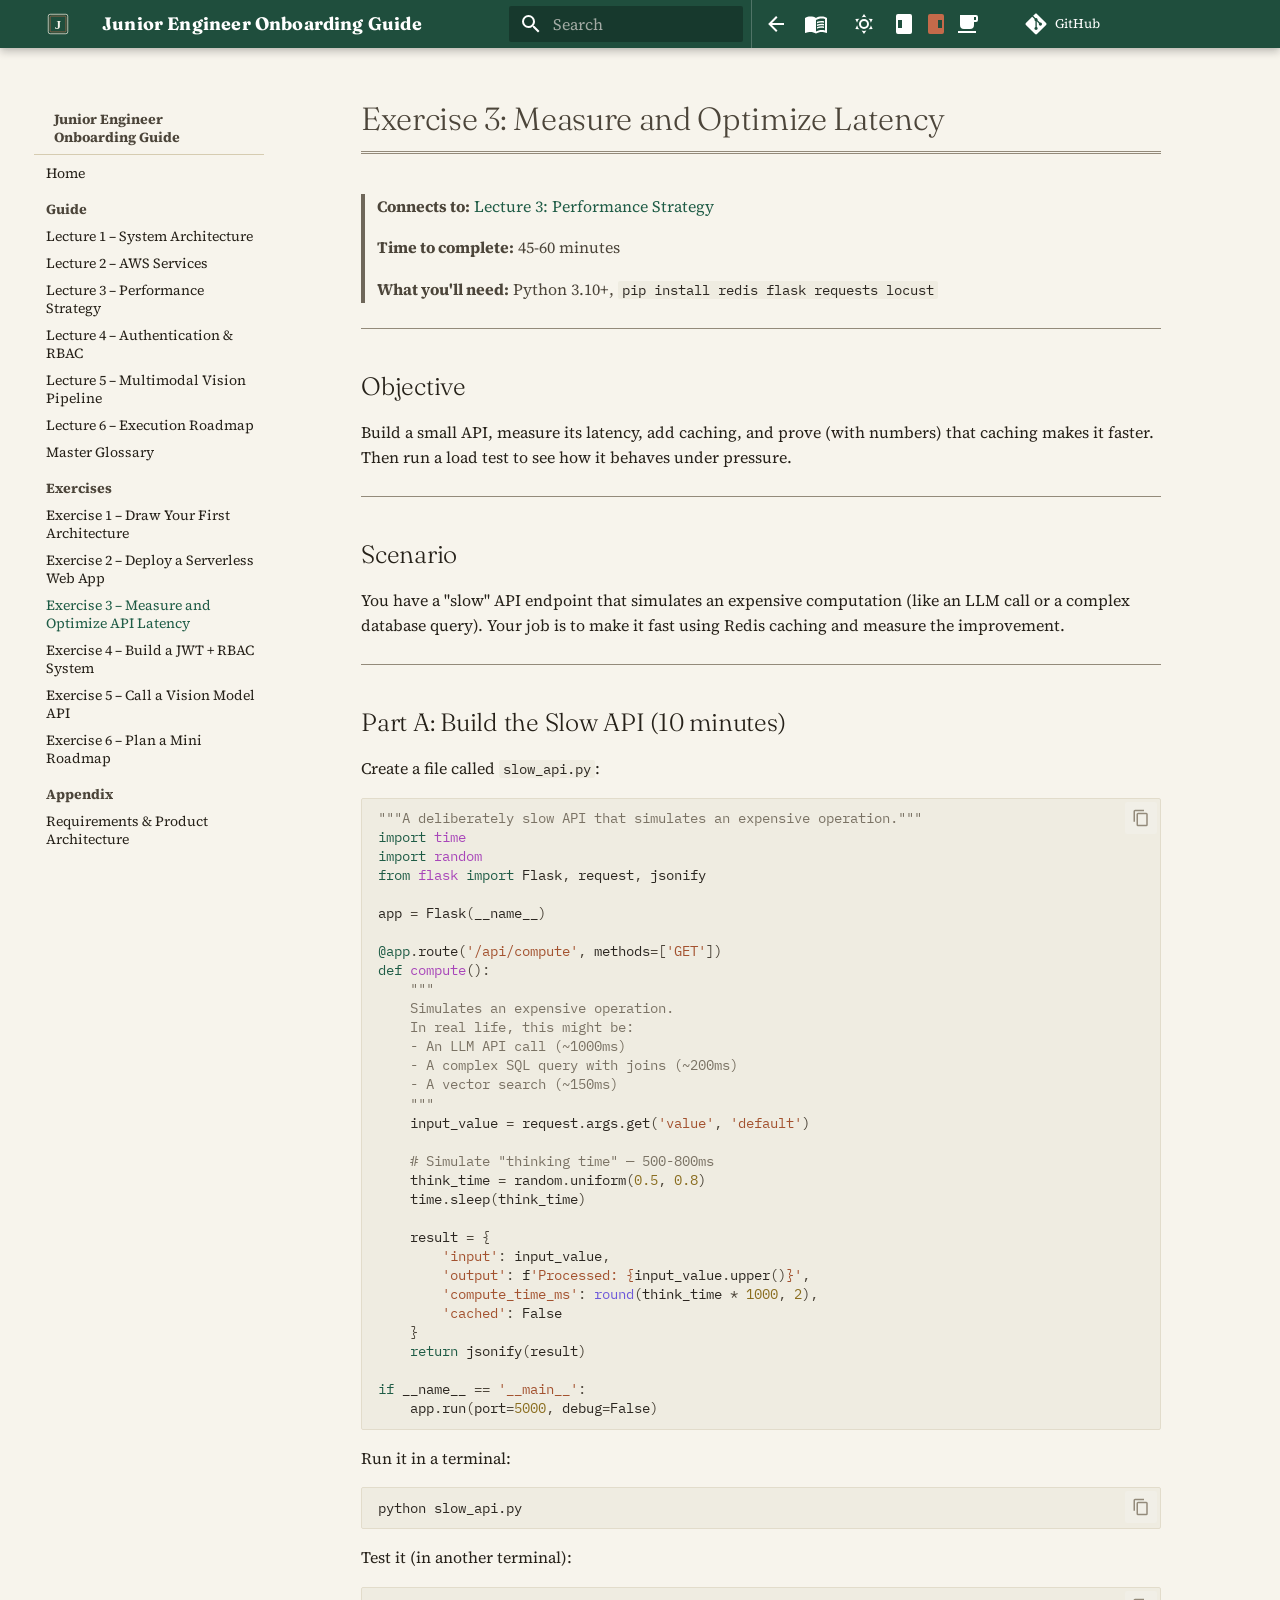
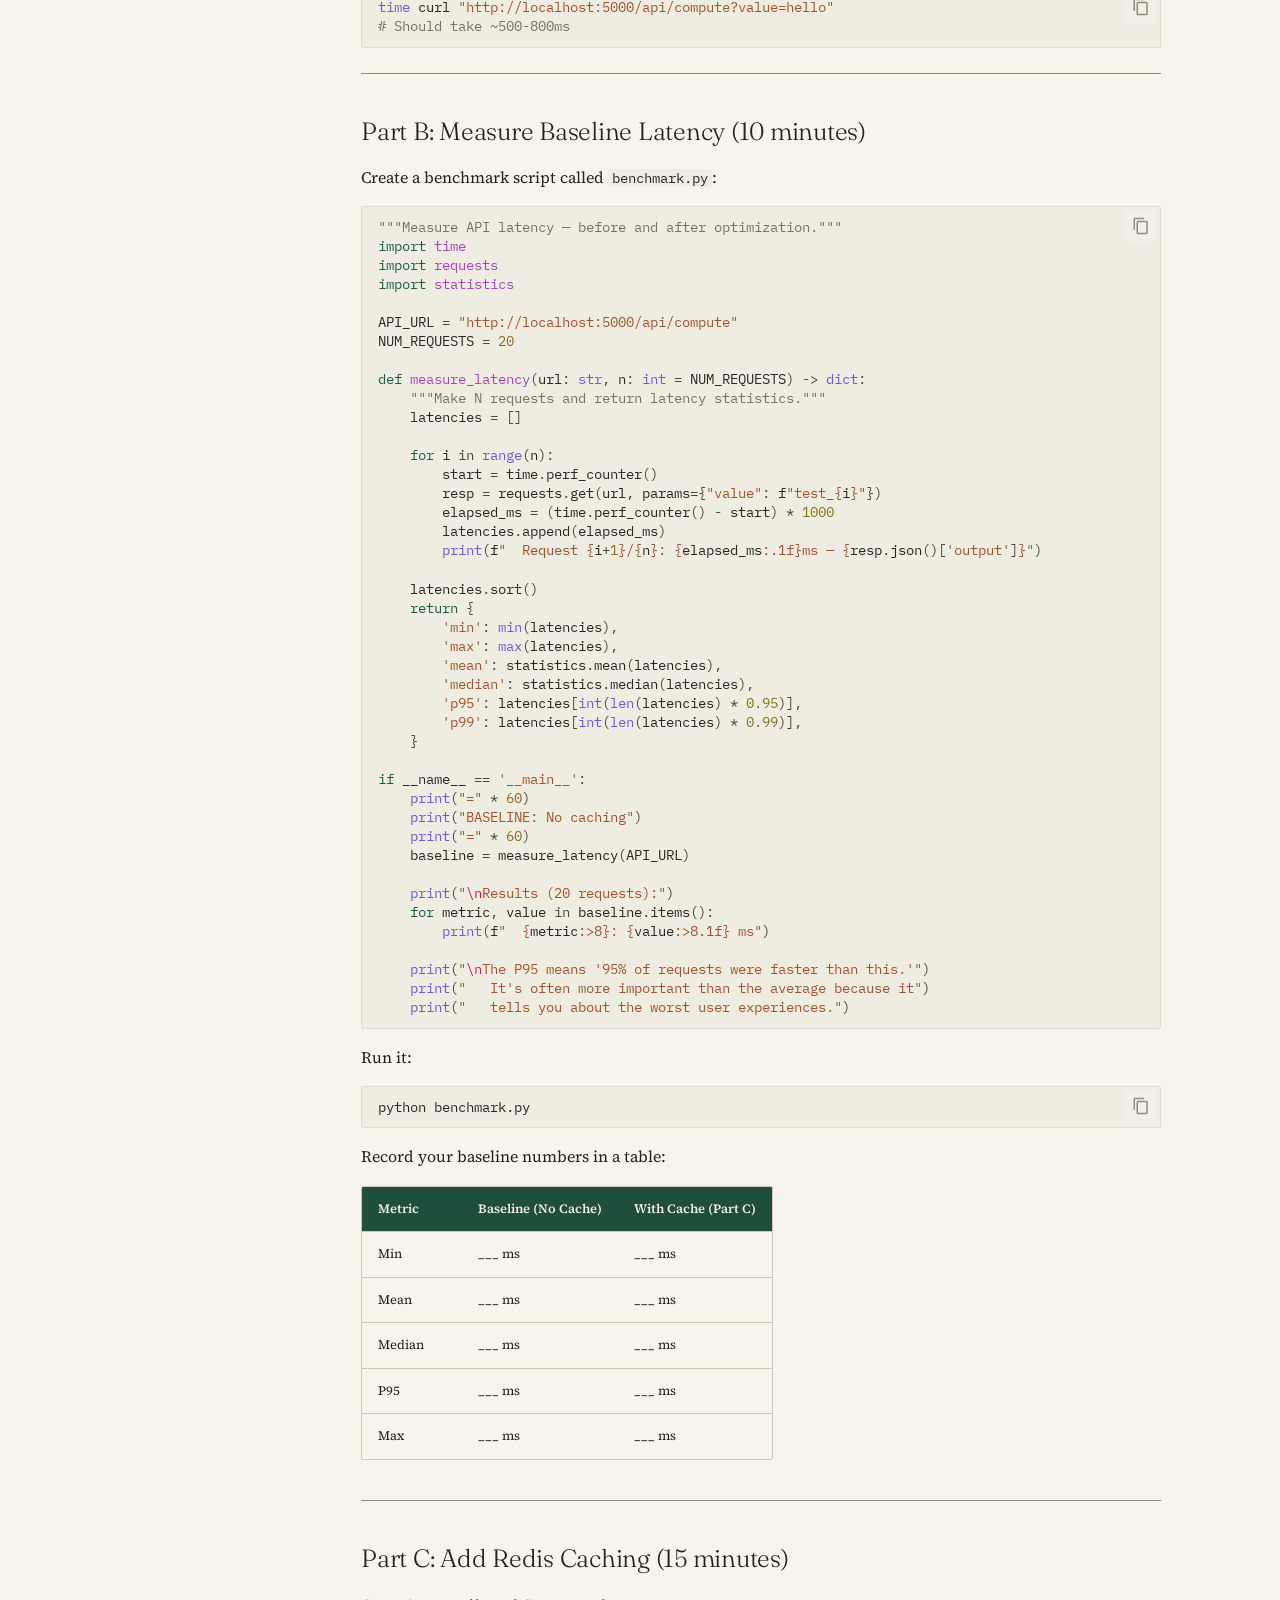
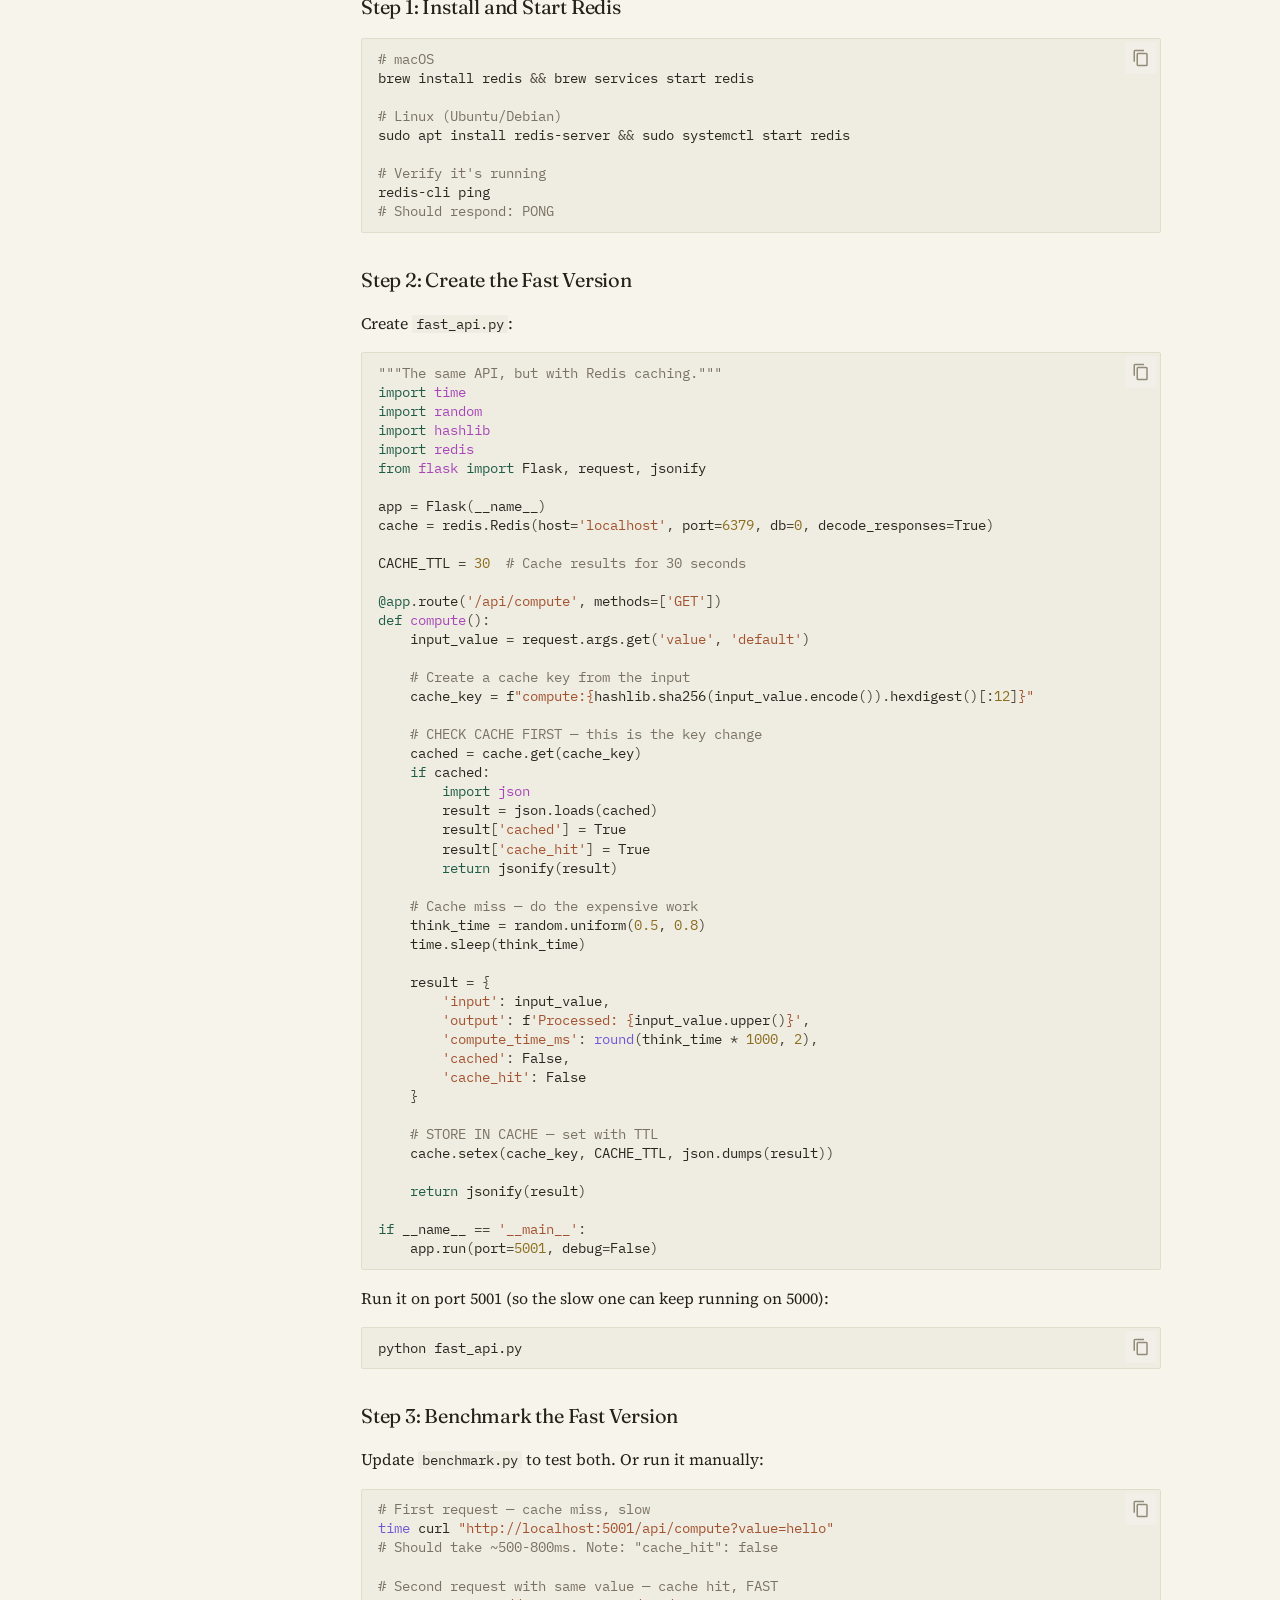
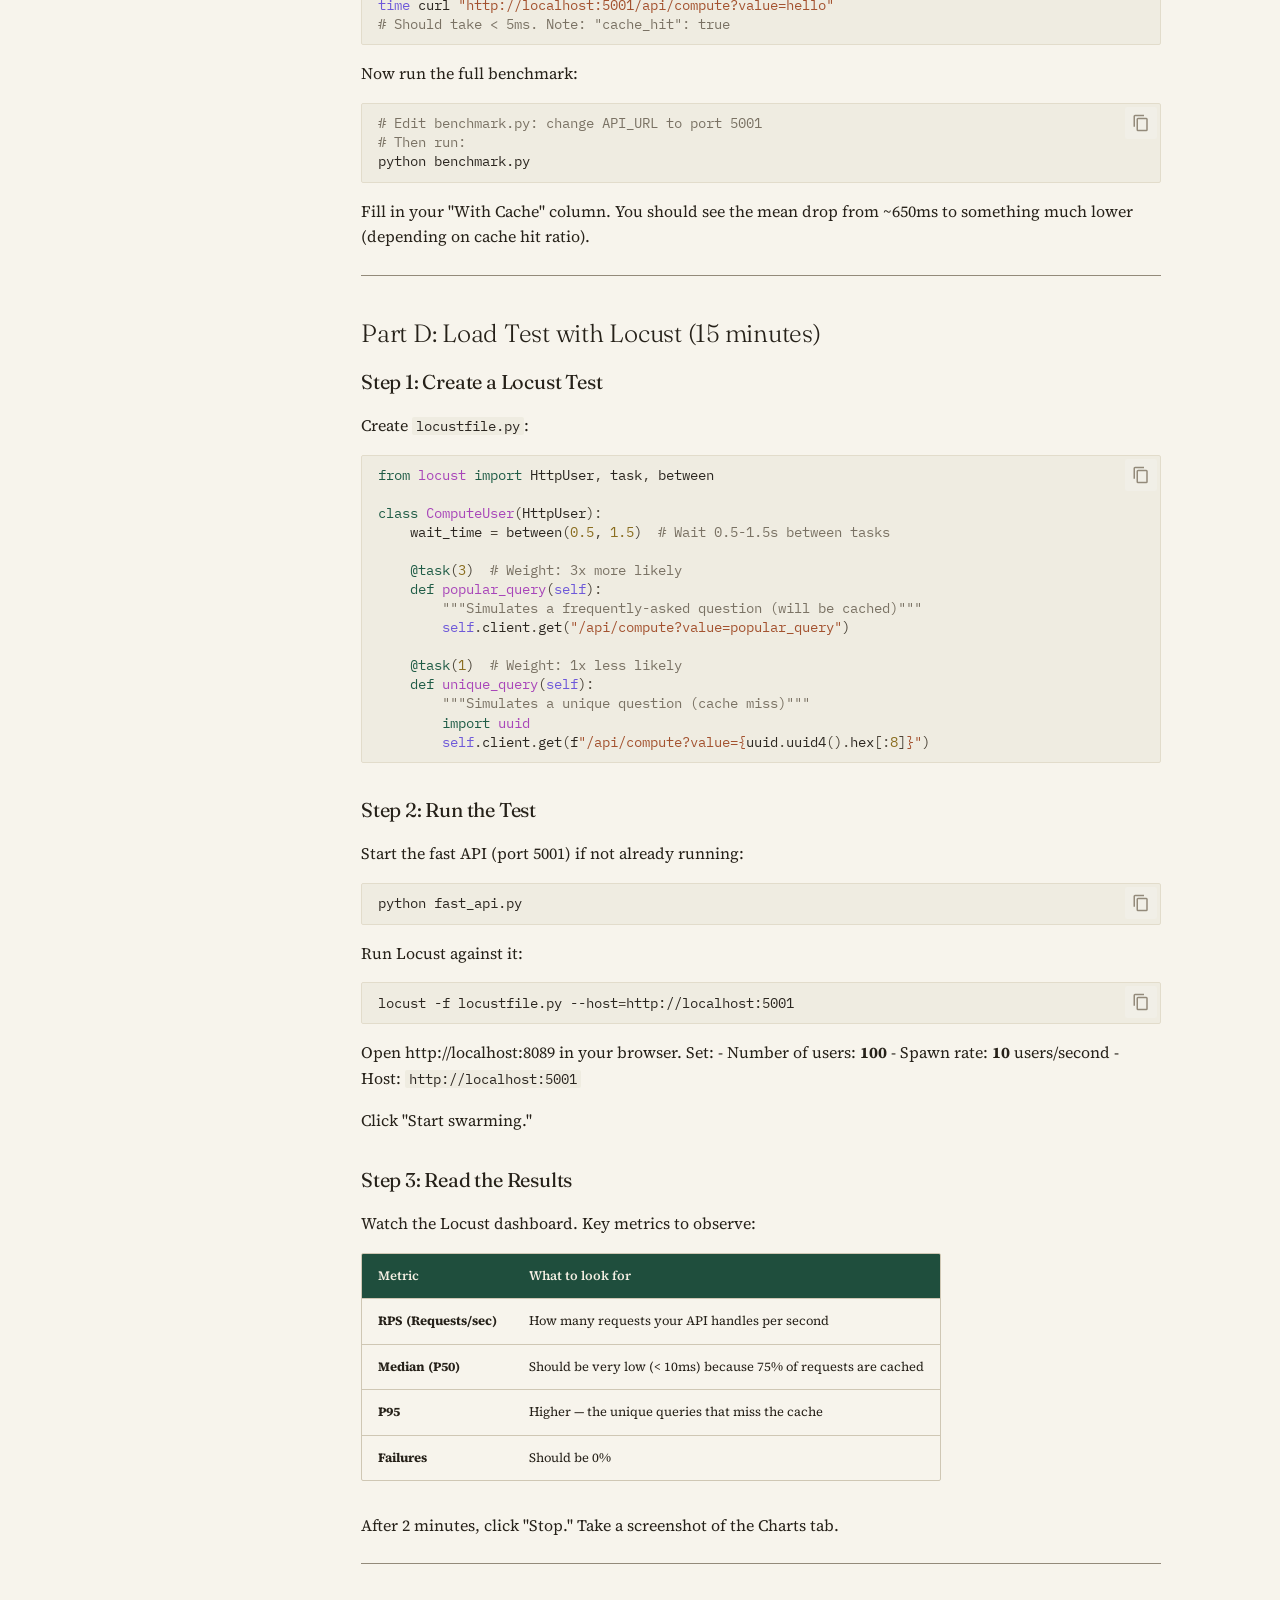
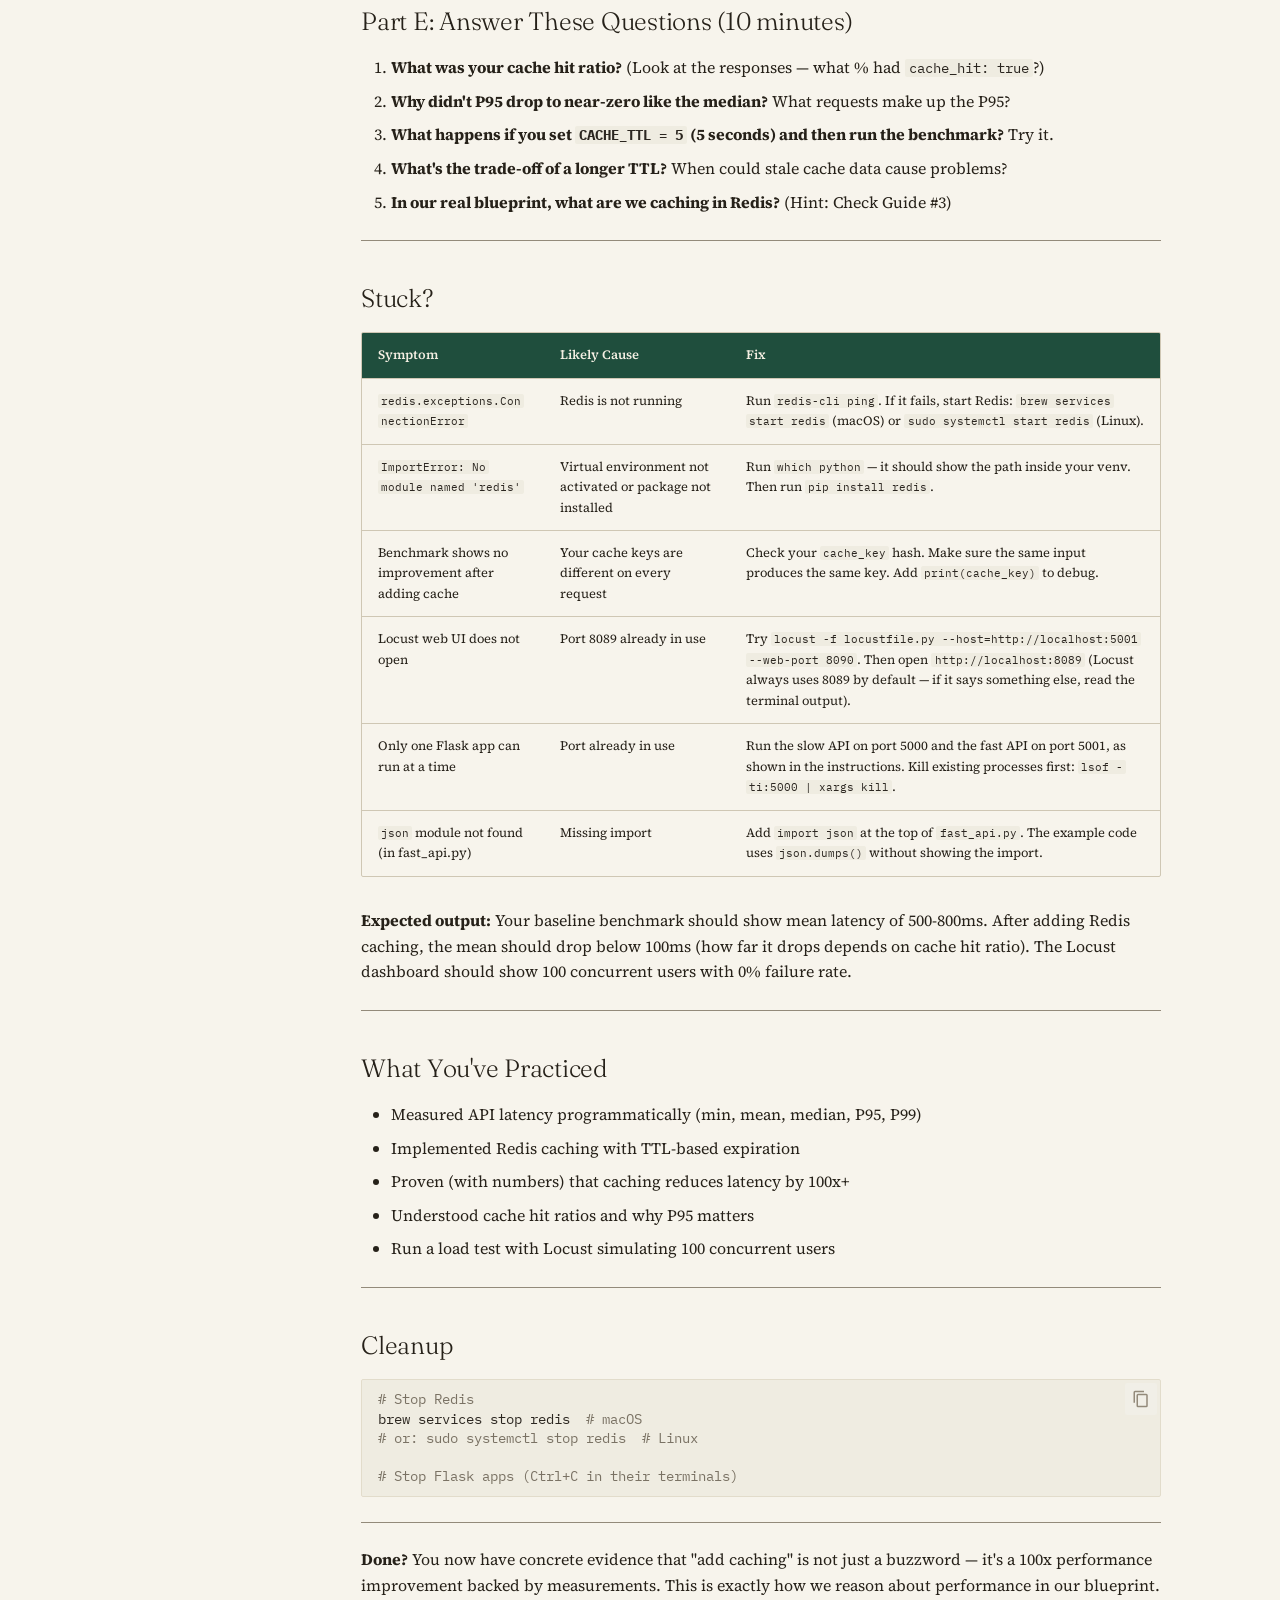
<file: guides/exercises/exercise-03-latency-budget/index.html>
<!doctype html>
<html lang="en" class="no-js">
  <head>
    
      <meta charset="utf-8">
      <meta name="viewport" content="width=device-width,initial-scale=1">
      
        <meta name="description" content="Self-paced onboarding curriculum for junior software engineers — from CS theory to production systems.">
      
      
      
        <link rel="canonical" href="https://jonathanmark.github.io/jts/guides/exercises/exercise-03-latency-budget/">
      
      
        <link rel="prev" href="../exercise-02-cloud-services-mapping/">
      
      
        <link rel="next" href="../exercise-04-jwt-rbac/">
      
      
        
      
      
      <link rel="icon" href="../../../assets/favicon.svg">
      <meta name="generator" content="mkdocs-1.6.1, mkdocs-material-9.7.7">
    
    
      
        <title>Exercise 3 – Measure and Optimize API Latency - Junior Engineer Onboarding Guide</title>
      
    
    
      <link rel="stylesheet" href="../../../assets/stylesheets/main.ec1eaa64.min.css">
      
        
        <link rel="stylesheet" href="../../../assets/stylesheets/palette.ab4e12ef.min.css">
      
      


    
    
      
    
    
      
        
        
        <link rel="preconnect" href="https://fonts.gstatic.com" crossorigin>
        <link rel="stylesheet" href="https://fonts.googleapis.com/css?family=Source+Serif+4:300,300i,400,400i,700,700i%7CIBM+Plex+Mono:400,400i,700,700i&display=fallback">
        <style>:root{--md-text-font:"Source Serif 4";--md-code-font:"IBM Plex Mono"}</style>
      
    
    
      <link rel="stylesheet" href="../../../stylesheets/extra.css">
    
    <script>__md_scope=new URL("../../..",location),__md_hash=e=>[...e].reduce(((e,_)=>(e<<5)-e+_.charCodeAt(0)),0),__md_get=(e,_=localStorage,t=__md_scope)=>JSON.parse(_.getItem(t.pathname+"."+e)),__md_set=(e,_,t=localStorage,a=__md_scope)=>{try{t.setItem(a.pathname+"."+e,JSON.stringify(_))}catch(e){}}</script>
    
      

    
    
  </head>
  
  
    
    
      
    
    
    
    
    <body dir="ltr" data-md-color-scheme="default" data-md-color-primary="indigo" data-md-color-accent="indigo">
  
    
    <input class="md-toggle" data-md-toggle="drawer" type="checkbox" id="__drawer" autocomplete="off">
    <input class="md-toggle" data-md-toggle="search" type="checkbox" id="__search" autocomplete="off">
    <label class="md-overlay" for="__drawer"></label>
    <div data-md-component="skip">
      
        
        <a href="#exercise-3-measure-and-optimize-latency" class="md-skip">
          Skip to content
        </a>
      
    </div>
    <div data-md-component="announce">
      
    </div>
    
    
      

  

<header class="md-header md-header--shadow" data-md-component="header">
  <nav class="md-header__inner md-grid" aria-label="Header">
    <a href="../../.." title="Junior Engineer Onboarding Guide" class="md-header__button md-logo" aria-label="Junior Engineer Onboarding Guide" data-md-component="logo">
      
  <img src="../../../assets/favicon.svg" alt="logo">

    </a>
    <label class="md-header__button md-icon" for="__drawer">
      
      <svg xmlns="http://www.w3.org/2000/svg" viewBox="0 0 24 24"><path d="M3 6h18v2H3zm0 5h18v2H3zm0 5h18v2H3z"/></svg>
    </label>
    <div class="md-header__title" data-md-component="header-title">
      <div class="md-header__ellipsis">
        <div class="md-header__topic">
          <span class="md-ellipsis">
            Junior Engineer Onboarding Guide
          </span>
        </div>
        <div class="md-header__topic" data-md-component="header-topic">
          <span class="md-ellipsis">
            
              Exercise 3 – Measure and Optimize API Latency
            
          </span>
        </div>
      </div>
    </div>
    
    
      
      
        <label class="md-header__button md-icon" for="__search">
          
          <svg xmlns="http://www.w3.org/2000/svg" viewBox="0 0 24 24"><path d="M9.5 3A6.5 6.5 0 0 1 16 9.5c0 1.61-.59 3.09-1.56 4.23l.27.27h.79l5 5-1.5 1.5-5-5v-.79l-.27-.27A6.52 6.52 0 0 1 9.5 16 6.5 6.5 0 0 1 3 9.5 6.5 6.5 0 0 1 9.5 3m0 2C7 5 5 7 5 9.5S7 14 9.5 14 14 12 14 9.5 12 5 9.5 5"/></svg>
        </label>
        <div class="md-search" data-md-component="search" role="dialog">
  <label class="md-search__overlay" for="__search"></label>
  <div class="md-search__inner" role="search">
    <form class="md-search__form" name="search">
      <input type="text" class="md-search__input" name="query" aria-label="Search" placeholder="Search" autocapitalize="off" autocorrect="off" autocomplete="off" spellcheck="false" data-md-component="search-query" required>
      <label class="md-search__icon md-icon" for="__search">
        
        <svg xmlns="http://www.w3.org/2000/svg" viewBox="0 0 24 24"><path d="M9.5 3A6.5 6.5 0 0 1 16 9.5c0 1.61-.59 3.09-1.56 4.23l.27.27h.79l5 5-1.5 1.5-5-5v-.79l-.27-.27A6.52 6.52 0 0 1 9.5 16 6.5 6.5 0 0 1 3 9.5 6.5 6.5 0 0 1 9.5 3m0 2C7 5 5 7 5 9.5S7 14 9.5 14 14 12 14 9.5 12 5 9.5 5"/></svg>
        
        <svg xmlns="http://www.w3.org/2000/svg" viewBox="0 0 24 24"><path d="M20 11v2H8l5.5 5.5-1.42 1.42L4.16 12l7.92-7.92L13.5 5.5 8 11z"/></svg>
      </label>
      <nav class="md-search__options" aria-label="Search">
        
        <button type="reset" class="md-search__icon md-icon" title="Clear" aria-label="Clear" tabindex="-1">
          
          <svg xmlns="http://www.w3.org/2000/svg" viewBox="0 0 24 24"><path d="M19 6.41 17.59 5 12 10.59 6.41 5 5 6.41 10.59 12 5 17.59 6.41 19 12 13.41 17.59 19 19 17.59 13.41 12z"/></svg>
        </button>
      </nav>
      
        <div class="md-search__suggest" data-md-component="search-suggest"></div>
      
    </form>
    <div class="md-search__output">
      <div class="md-search__scrollwrap" tabindex="0" data-md-scrollfix>
        <div class="md-search-result" data-md-component="search-result">
          <div class="md-search-result__meta">
            Initializing search
          </div>
          <ol class="md-search-result__list" role="presentation"></ol>
        </div>
      </div>
    </div>
  </div>
</div>
      
    
    <!-- Grouped header controls: back · full guide · dark/light · sidebars -->
    <div class="md-header__controls">
      <button class="md-header__button md-icon" type="button" data-md-component="back" aria-label="Go back" title="Go back">
        <svg xmlns="http://www.w3.org/2000/svg" viewBox="0 0 24 24"><path d="M20 11v2H8l5.5 5.5-1.42 1.42L4.16 12l7.92-7.92L13.5 5.5 8 11z"/></svg>
      </button>
      <a href="../../" class="md-header__button md-icon" title="Open the full guide" aria-label="Open the full guide">
        <svg xmlns="http://www.w3.org/2000/svg" viewBox="0 0 24 24"><path d="M12 21.5c-1.35-.85-3.8-1.5-5.5-1.5-1.65 0-3.35.3-4.75 1.05-.1.05-.15.05-.25.05-.25 0-.5-.25-.5-.5V6c.6-.45 1.25-.75 2-1 1.11-.35 2.33-.5 3.5-.5 1.95 0 4.05.4 5.5 1.5 1.45-1.1 3.55-1.5 5.5-1.5 1.17 0 2.39.15 3.5.5.75.25 1.4.55 2 1v14.6c0 .25-.25.5-.5.5-.1 0-.15 0-.25-.05-1.4-.75-3.1-1.05-4.75-1.05-1.7 0-4.15.65-5.5 1.5M12 8v11.5c1.35-.85 3.8-1.5 5.5-1.5 1.2 0 2.4.15 3.5.5V7c-1.1-.35-2.3-.5-3.5-.5-1.7 0-4.15.65-5.5 1.5m1 3.5c1.11-.68 2.6-1 4.5-1 .91 0 1.76.09 2.5.28V9.23c-.87-.15-1.71-.23-2.5-.23q-2.655 0-4.5.84zm4.5.17c-1.71 0-3.21.26-4.5.79v1.69c1.11-.65 2.6-.99 4.5-.99 1.04 0 1.88.08 2.5.24v-1.5c-.87-.16-1.71-.23-2.5-.23m2.5 2.9c-.87-.16-1.71-.24-2.5-.24-1.83 0-3.33.27-4.5.8v1.69c1.11-.66 2.6-.99 4.5-.99 1.04 0 1.88.08 2.5.24z"/></svg>
      </a>
      
        
          <form class="md-header__option" data-md-component="palette">
  
    
    
    
    <input class="md-option" data-md-color-media="" data-md-color-scheme="default" data-md-color-primary="indigo" data-md-color-accent="indigo"  aria-label="Switch to Paper"  type="radio" name="__palette" id="__palette_0">
    
      <label class="md-header__button md-icon" title="Switch to Paper" for="__palette_1" hidden>
        <svg xmlns="http://www.w3.org/2000/svg" viewBox="0 0 24 24"><path d="M12 7a5 5 0 0 1 5 5 5 5 0 0 1-5 5 5 5 0 0 1-5-5 5 5 0 0 1 5-5m0 2a3 3 0 0 0-3 3 3 3 0 0 0 3 3 3 3 0 0 0 3-3 3 3 0 0 0-3-3m0-7 2.39 3.42C13.65 5.15 12.84 5 12 5s-1.65.15-2.39.42zM3.34 7l4.16-.35A7.2 7.2 0 0 0 5.94 8.5c-.44.74-.69 1.5-.83 2.29zm.02 10 1.76-3.77a7.131 7.131 0 0 0 2.38 4.14zM20.65 7l-1.77 3.79a7.02 7.02 0 0 0-2.38-4.15zm-.01 10-4.14.36c.59-.51 1.12-1.14 1.54-1.86.42-.73.69-1.5.83-2.29zM12 22l-2.41-3.44c.74.27 1.55.44 2.41.44.82 0 1.63-.17 2.37-.44z"/></svg>
      </label>
    
  
    
    
    
    <input class="md-option" data-md-color-media="" data-md-color-scheme="paper" data-md-color-primary="indigo" data-md-color-accent="indigo"  aria-label="Switch to Slate"  type="radio" name="__palette" id="__palette_1">
    
      <label class="md-header__button md-icon" title="Switch to Slate" for="__palette_2" hidden>
        <svg xmlns="http://www.w3.org/2000/svg" viewBox="0 0 24 24"><path d="M12.74 5.47c2.36 1.03 3.61 3.56 3.18 5.99A6 6 0 0 1 18 16v.17a3 3 0 0 1 1-.17 3 3 0 0 1 3 3 3 3 0 0 1-3 3H6a4 4 0 0 1-4-4 4 4 0 0 1 4-4h.27C5 12.45 4.6 10.24 5.5 8.26a5.49 5.49 0 0 1 7.24-2.79m-.81 1.83c-1.77-.8-3.84.01-4.62 1.77-.46 1.02-.38 2.15.1 3.06A5.99 5.99 0 0 1 12 10c.7 0 1.38.12 2 .34a3.51 3.51 0 0 0-2.07-3.04m1.62-3.66c-.55-.24-1.1-.41-1.67-.52l2.49-1.3.9 2.89a7.7 7.7 0 0 0-1.72-1.07m-7.46.8c-.49.35-.92.75-1.29 1.19l.11-2.81 2.96.68c-.62.21-1.22.53-1.78.94M18 9.71c-.09-.59-.22-1.16-.41-1.71l2.38 1.5-2.05 2.23c.11-.65.13-1.33.08-2.02M3.04 11.3c.07.6.2 1.17.39 1.7l-2.37-1.5L3.1 9.28c-.1.65-.13 1.33-.06 2.02M19 18h-3v-2a4 4 0 0 0-4-4 4 4 0 0 0-4 4H6a2 2 0 0 0-2 2 2 2 0 0 0 2 2h13a1 1 0 0 0 1-1 1 1 0 0 0-1-1"/></svg>
      </label>
    
  
    
    
    
    <input class="md-option" data-md-color-media="" data-md-color-scheme="slate" data-md-color-primary="indigo" data-md-color-accent="indigo"  aria-label="Switch to Grey"  type="radio" name="__palette" id="__palette_2">
    
      <label class="md-header__button md-icon" title="Switch to Grey" for="__palette_3" hidden>
        <svg xmlns="http://www.w3.org/2000/svg" viewBox="0 0 24 24"><path d="m17.75 4.09-2.53 1.94.91 3.06-2.63-1.81-2.63 1.81.91-3.06-2.53-1.94L12.44 4l1.06-3 1.06 3zm3.5 6.91-1.64 1.25.59 1.98-1.7-1.17-1.7 1.17.59-1.98L15.75 11l2.06-.05L18.5 9l.69 1.95zm-2.28 4.95c.83-.08 1.72 1.1 1.19 1.85-.32.45-.66.87-1.08 1.27C15.17 23 8.84 23 4.94 19.07c-3.91-3.9-3.91-10.24 0-14.14.4-.4.82-.76 1.27-1.08.75-.53 1.93.36 1.85 1.19-.27 2.86.69 5.83 2.89 8.02a9.96 9.96 0 0 0 8.02 2.89m-1.64 2.02a12.08 12.08 0 0 1-7.8-3.47c-2.17-2.19-3.33-5-3.49-7.82-2.81 3.14-2.7 7.96.31 10.98 3.02 3.01 7.84 3.12 10.98.31"/></svg>
      </label>
    
  
    
    
    
    <input class="md-option" data-md-color-media="" data-md-color-scheme="grey" data-md-color-primary="indigo" data-md-color-accent="indigo"  aria-label="Switch to Ivory"  type="radio" name="__palette" id="__palette_3">
    
      <label class="md-header__button md-icon" title="Switch to Ivory" for="__palette_0" hidden>
        <svg xmlns="http://www.w3.org/2000/svg" viewBox="0 0 24 24"><path d="M6 19a5 5 0 0 1-5-5 5 5 0 0 1 5-5c1-2.35 3.3-4 6-4 3.43 0 6.24 2.66 6.5 6.03L19 11a4 4 0 0 1 4 4 4 4 0 0 1-4 4zm13-6h-2v-1a5 5 0 0 0-5-5c-2.5 0-4.55 1.82-4.94 4.19C6.73 11.07 6.37 11 6 11a3 3 0 0 0-3 3 3 3 0 0 0 3 3h13a2 2 0 0 0 2-2 2 2 0 0 0-2-2"/></svg>
      </label>
    
  
</form>
        
      
      
        <script>var palette=__md_get("__palette");if(palette&&palette.color){if("(prefers-color-scheme)"===palette.color.media){var media=matchMedia("(prefers-color-scheme: light)"),input=document.querySelector(media.matches?"[data-md-color-media='(prefers-color-scheme: light)']":"[data-md-color-media='(prefers-color-scheme: dark)']");palette.color.media=input.getAttribute("data-md-color-media"),palette.color.scheme=input.getAttribute("data-md-color-scheme"),palette.color.primary=input.getAttribute("data-md-color-primary"),palette.color.accent=input.getAttribute("data-md-color-accent")}for(var[key,value]of Object.entries(palette.color))document.body.setAttribute("data-md-color-"+key,value)}</script>
      
      <button class="md-header__button md-icon" type="button" data-md-toggle="nav" aria-label="Toggle navigation sidebar">
        <svg xmlns="http://www.w3.org/2000/svg" viewBox="0 0 24 24"><path d="M6 2h12a2 2 0 0 1 2 2v16a2 2 0 0 1-2 2H6a2 2 0 0 1-2-2V4a2 2 0 0 1 2-2m0 6v8h4V8z"/></svg>
      </button>
      <button class="md-header__button md-icon" type="button" data-md-toggle="toc" aria-label="Toggle table of contents">
        <svg xmlns="http://www.w3.org/2000/svg" viewBox="0 0 24 24"><path d="M6 2h12a2 2 0 0 1 2 2v16a2 2 0 0 1-2 2H6a2 2 0 0 1-2-2V4a2 2 0 0 1 2-2m8 6v8h4V8z"/></svg>
      </button>
      <button class="md-header__button md-icon" type="button" data-md-component="toasts" aria-label="Toggle toasts">
        <svg xmlns="http://www.w3.org/2000/svg" viewBox="0 0 24 24"><path d="M2 21h18v-2H2M20 8h-2V5h2m0-2H4v10a4 4 0 0 0 4 4h6a4 4 0 0 0 4-4v-3h2a2 2 0 0 0 2-2V5a2 2 0 0 0-2-2"/></svg>
      </button>
    </div>
    
      <div class="md-header__source">
        <a href="https://github.com/jonathanmark/jts" title="Go to repository" class="md-source" data-md-component="source">
  <div class="md-source__icon md-icon">
    
    <svg xmlns="http://www.w3.org/2000/svg" viewBox="0 0 448 512"><!--! Font Awesome Free 7.1.0 by @fontawesome - https://fontawesome.com License - https://fontawesome.com/license/free (Icons: CC BY 4.0, Fonts: SIL OFL 1.1, Code: MIT License) Copyright 2025 Fonticons, Inc.--><path d="M439.6 236.1 244 40.5c-5.4-5.5-12.8-8.5-20.4-8.5s-15 3-20.4 8.4L162.5 81l51.5 51.5c27.1-9.1 52.7 16.8 43.4 43.7l49.7 49.7c34.2-11.8 61.2 31 35.5 56.7-26.5 26.5-70.2-2.9-56-37.3L240.3 199v121.9c25.3 12.5 22.3 41.8 9.1 55-6.4 6.4-15.2 10.1-24.3 10.1s-17.8-3.6-24.3-10.1c-17.6-17.6-11.1-46.9 11.2-56v-123c-20.8-8.5-24.6-30.7-18.6-45L142.6 101 8.5 235.1C3 240.6 0 247.9 0 255.5s3 15 8.5 20.4l195.6 195.7c5.4 5.4 12.7 8.4 20.4 8.4s15-3 20.4-8.4l194.7-194.7c5.4-5.4 8.4-12.8 8.4-20.4s-3-15-8.4-20.4"/></svg>
  </div>
  <div class="md-source__repository">
    GitHub
  </div>
</a>
      </div>
    
  </nav>
  
</header>
    
    <div class="md-container" data-md-component="container">
      
      
        
          
        
      
      <main class="md-main" data-md-component="main">
        <div class="md-main__inner md-grid">
          
            
              
              <div class="md-sidebar md-sidebar--primary" data-md-component="sidebar" data-md-type="navigation" >
                <div class="md-sidebar__scrollwrap">
                  <div class="md-sidebar__inner">
                    



<nav class="md-nav md-nav--primary" aria-label="Navigation" data-md-level="0">
  <label class="md-nav__title" for="__drawer">
    <a href="../../.." title="Junior Engineer Onboarding Guide" class="md-nav__button md-logo" aria-label="Junior Engineer Onboarding Guide" data-md-component="logo">
      
  <img src="../../../assets/favicon.svg" alt="logo">

    </a>
    Junior Engineer Onboarding Guide
  </label>
  
    <div class="md-nav__source">
      <a href="https://github.com/jonathanmark/jts" title="Go to repository" class="md-source" data-md-component="source">
  <div class="md-source__icon md-icon">
    
    <svg xmlns="http://www.w3.org/2000/svg" viewBox="0 0 448 512"><!--! Font Awesome Free 7.1.0 by @fontawesome - https://fontawesome.com License - https://fontawesome.com/license/free (Icons: CC BY 4.0, Fonts: SIL OFL 1.1, Code: MIT License) Copyright 2025 Fonticons, Inc.--><path d="M439.6 236.1 244 40.5c-5.4-5.5-12.8-8.5-20.4-8.5s-15 3-20.4 8.4L162.5 81l51.5 51.5c27.1-9.1 52.7 16.8 43.4 43.7l49.7 49.7c34.2-11.8 61.2 31 35.5 56.7-26.5 26.5-70.2-2.9-56-37.3L240.3 199v121.9c25.3 12.5 22.3 41.8 9.1 55-6.4 6.4-15.2 10.1-24.3 10.1s-17.8-3.6-24.3-10.1c-17.6-17.6-11.1-46.9 11.2-56v-123c-20.8-8.5-24.6-30.7-18.6-45L142.6 101 8.5 235.1C3 240.6 0 247.9 0 255.5s3 15 8.5 20.4l195.6 195.7c5.4 5.4 12.7 8.4 20.4 8.4s15-3 20.4-8.4l194.7-194.7c5.4-5.4 8.4-12.8 8.4-20.4s-3-15-8.4-20.4"/></svg>
  </div>
  <div class="md-source__repository">
    GitHub
  </div>
</a>
    </div>
  
  <ul class="md-nav__list" data-md-scrollfix>
    
      
      
  
  
  
  
    <li class="md-nav__item">
      <a href="../../.." class="md-nav__link">
        
  
  
  <span class="md-ellipsis">
    
  
    Home
  

    
  </span>
  
  

      </a>
    </li>
  

    
      
      
  
  
  
  
    
    
    
    
      
        
        
      
    
    
    <li class="md-nav__item md-nav__item--section md-nav__item--nested">
      
        
        
        <input class="md-nav__toggle md-toggle " type="checkbox" id="__nav_2" >
        
          
          <label class="md-nav__link" for="__nav_2" id="__nav_2_label" tabindex="">
            
  
  
  <span class="md-ellipsis">
    
  
    Guide
  

    
  </span>
  
  

            <span class="md-nav__icon md-icon"></span>
          </label>
        
        <nav class="md-nav" data-md-level="1" aria-labelledby="__nav_2_label" aria-expanded="false">
          <label class="md-nav__title" for="__nav_2">
            <span class="md-nav__icon md-icon"></span>
            
  
    Guide
  

          </label>
          <ul class="md-nav__list" data-md-scrollfix>
            
              
                
  
  
  
  
    <li class="md-nav__item">
      <a href="../../#1-system-architecture" class="md-nav__link">
        
  
  
  <span class="md-ellipsis">
    
  
    Lecture 1 – System Architecture
  

    
  </span>
  
  

      </a>
    </li>
  

              
            
              
                
  
  
  
  
    <li class="md-nav__item">
      <a href="../../#2-aws-services" class="md-nav__link">
        
  
  
  <span class="md-ellipsis">
    
  
    Lecture 2 – AWS Services
  

    
  </span>
  
  

      </a>
    </li>
  

              
            
              
                
  
  
  
  
    <li class="md-nav__item">
      <a href="../../#3-performance-strategy" class="md-nav__link">
        
  
  
  <span class="md-ellipsis">
    
  
    Lecture 3 – Performance Strategy
  

    
  </span>
  
  

      </a>
    </li>
  

              
            
              
                
  
  
  
  
    <li class="md-nav__item">
      <a href="../../#4-authentication-rbac" class="md-nav__link">
        
  
  
  <span class="md-ellipsis">
    
  
    Lecture 4 – Authentication & RBAC
  

    
  </span>
  
  

      </a>
    </li>
  

              
            
              
                
  
  
  
  
    <li class="md-nav__item">
      <a href="../../#5-multimodal-vision-pipeline" class="md-nav__link">
        
  
  
  <span class="md-ellipsis">
    
  
    Lecture 5 – Multimodal Vision Pipeline
  

    
  </span>
  
  

      </a>
    </li>
  

              
            
              
                
  
  
  
  
    <li class="md-nav__item">
      <a href="../../#6-execution-roadmap" class="md-nav__link">
        
  
  
  <span class="md-ellipsis">
    
  
    Lecture 6 – Execution Roadmap
  

    
  </span>
  
  

      </a>
    </li>
  

              
            
              
                
  
  
  
  
    <li class="md-nav__item">
      <a href="../../#master-glossary" class="md-nav__link">
        
  
  
  <span class="md-ellipsis">
    
  
    Master Glossary
  

    
  </span>
  
  

      </a>
    </li>
  

              
            
          </ul>
        </nav>
      
    </li>
  

    
      
      
  
  
    
  
  
  
    
    
    
    
      
        
        
      
    
    
    <li class="md-nav__item md-nav__item--active md-nav__item--section md-nav__item--nested">
      
        
        
        <input class="md-nav__toggle md-toggle " type="checkbox" id="__nav_3" checked>
        
          
          <label class="md-nav__link" for="__nav_3" id="__nav_3_label" tabindex="">
            
  
  
  <span class="md-ellipsis">
    
  
    Exercises
  

    
  </span>
  
  

            <span class="md-nav__icon md-icon"></span>
          </label>
        
        <nav class="md-nav" data-md-level="1" aria-labelledby="__nav_3_label" aria-expanded="true">
          <label class="md-nav__title" for="__nav_3">
            <span class="md-nav__icon md-icon"></span>
            
  
    Exercises
  

          </label>
          <ul class="md-nav__list" data-md-scrollfix>
            
              
                
  
  
  
  
    <li class="md-nav__item">
      <a href="../exercise-01-draw-architecture/" class="md-nav__link">
        
  
  
  <span class="md-ellipsis">
    
  
    Exercise 1 – Draw Your First Architecture
  

    
  </span>
  
  

      </a>
    </li>
  

              
            
              
                
  
  
  
  
    <li class="md-nav__item">
      <a href="../exercise-02-cloud-services-mapping/" class="md-nav__link">
        
  
  
  <span class="md-ellipsis">
    
  
    Exercise 2 – Deploy a Serverless Web App
  

    
  </span>
  
  

      </a>
    </li>
  

              
            
              
                
  
  
    
  
  
  
    <li class="md-nav__item md-nav__item--active">
      
      <input class="md-nav__toggle md-toggle" type="checkbox" id="__toc">
      
      
        
      
      
        <label class="md-nav__link md-nav__link--active" for="__toc">
          
  
  
  <span class="md-ellipsis">
    
  
    Exercise 3 – Measure and Optimize API Latency
  

    
  </span>
  
  

          <span class="md-nav__icon md-icon"></span>
        </label>
      
      <a href="./" class="md-nav__link md-nav__link--active">
        
  
  
  <span class="md-ellipsis">
    
  
    Exercise 3 – Measure and Optimize API Latency
  

    
  </span>
  
  

      </a>
      
        

<nav class="md-nav md-nav--secondary" aria-label="Table of contents">
  
  
    <label class="md-nav__title" for="__toc">
      <span class="md-nav__icon md-icon"></span>
      Table of contents
    </label>
    <ul class="md-nav__list" data-md-component="toc" data-md-scrollfix>
      
        <li class="md-nav__item">
  <a href="#exercise-3-measure-and-optimize-latency" class="md-nav__link">
    <span class="md-ellipsis">
      
        Exercise 3: Measure and Optimize Latency
      
    </span>
  </a>
  
    <nav class="md-nav" aria-label="Exercise 3: Measure and Optimize Latency">
      <ul class="md-nav__list">
        
          <li class="md-nav__item">
  <a href="#objective" class="md-nav__link">
    <span class="md-ellipsis">
      
        Objective
      
    </span>
  </a>
  
</li>
        
          <li class="md-nav__item">
  <a href="#scenario" class="md-nav__link">
    <span class="md-ellipsis">
      
        Scenario
      
    </span>
  </a>
  
</li>
        
          <li class="md-nav__item">
  <a href="#part-a-build-the-slow-api-10-minutes" class="md-nav__link">
    <span class="md-ellipsis">
      
        Part A: Build the Slow API (10 minutes)
      
    </span>
  </a>
  
</li>
        
          <li class="md-nav__item">
  <a href="#part-b-measure-baseline-latency-10-minutes" class="md-nav__link">
    <span class="md-ellipsis">
      
        Part B: Measure Baseline Latency (10 minutes)
      
    </span>
  </a>
  
</li>
        
          <li class="md-nav__item">
  <a href="#part-c-add-redis-caching-15-minutes" class="md-nav__link">
    <span class="md-ellipsis">
      
        Part C: Add Redis Caching (15 minutes)
      
    </span>
  </a>
  
    <nav class="md-nav" aria-label="Part C: Add Redis Caching (15 minutes)">
      <ul class="md-nav__list">
        
          <li class="md-nav__item">
  <a href="#step-1-install-and-start-redis" class="md-nav__link">
    <span class="md-ellipsis">
      
        Step 1: Install and Start Redis
      
    </span>
  </a>
  
</li>
        
          <li class="md-nav__item">
  <a href="#step-2-create-the-fast-version" class="md-nav__link">
    <span class="md-ellipsis">
      
        Step 2: Create the Fast Version
      
    </span>
  </a>
  
</li>
        
          <li class="md-nav__item">
  <a href="#step-3-benchmark-the-fast-version" class="md-nav__link">
    <span class="md-ellipsis">
      
        Step 3: Benchmark the Fast Version
      
    </span>
  </a>
  
</li>
        
      </ul>
    </nav>
  
</li>
        
          <li class="md-nav__item">
  <a href="#part-d-load-test-with-locust-15-minutes" class="md-nav__link">
    <span class="md-ellipsis">
      
        Part D: Load Test with Locust (15 minutes)
      
    </span>
  </a>
  
    <nav class="md-nav" aria-label="Part D: Load Test with Locust (15 minutes)">
      <ul class="md-nav__list">
        
          <li class="md-nav__item">
  <a href="#step-1-create-a-locust-test" class="md-nav__link">
    <span class="md-ellipsis">
      
        Step 1: Create a Locust Test
      
    </span>
  </a>
  
</li>
        
          <li class="md-nav__item">
  <a href="#step-2-run-the-test" class="md-nav__link">
    <span class="md-ellipsis">
      
        Step 2: Run the Test
      
    </span>
  </a>
  
</li>
        
          <li class="md-nav__item">
  <a href="#step-3-read-the-results" class="md-nav__link">
    <span class="md-ellipsis">
      
        Step 3: Read the Results
      
    </span>
  </a>
  
</li>
        
      </ul>
    </nav>
  
</li>
        
          <li class="md-nav__item">
  <a href="#part-e-answer-these-questions-10-minutes" class="md-nav__link">
    <span class="md-ellipsis">
      
        Part E: Answer These Questions (10 minutes)
      
    </span>
  </a>
  
</li>
        
          <li class="md-nav__item">
  <a href="#stuck" class="md-nav__link">
    <span class="md-ellipsis">
      
        Stuck?
      
    </span>
  </a>
  
</li>
        
          <li class="md-nav__item">
  <a href="#what-youve-practiced" class="md-nav__link">
    <span class="md-ellipsis">
      
        What You've Practiced
      
    </span>
  </a>
  
</li>
        
          <li class="md-nav__item">
  <a href="#cleanup" class="md-nav__link">
    <span class="md-ellipsis">
      
        Cleanup
      
    </span>
  </a>
  
</li>
        
      </ul>
    </nav>
  
</li>
      
    </ul>
  
</nav>
      
    </li>
  

              
            
              
                
  
  
  
  
    <li class="md-nav__item">
      <a href="../exercise-04-jwt-rbac/" class="md-nav__link">
        
  
  
  <span class="md-ellipsis">
    
  
    Exercise 4 – Build a JWT + RBAC System
  

    
  </span>
  
  

      </a>
    </li>
  

              
            
              
                
  
  
  
  
    <li class="md-nav__item">
      <a href="../exercise-05-vision-api/" class="md-nav__link">
        
  
  
  <span class="md-ellipsis">
    
  
    Exercise 5 – Call a Vision Model API
  

    
  </span>
  
  

      </a>
    </li>
  

              
            
              
                
  
  
  
  
    <li class="md-nav__item">
      <a href="../exercise-06-project-planning/" class="md-nav__link">
        
  
  
  <span class="md-ellipsis">
    
  
    Exercise 6 – Plan a Mini Roadmap
  

    
  </span>
  
  

      </a>
    </li>
  

              
            
          </ul>
        </nav>
      
    </li>
  

    
      
      
  
  
  
  
    
    
    
    
      
        
        
      
    
    
    <li class="md-nav__item md-nav__item--section md-nav__item--nested">
      
        
        
        <input class="md-nav__toggle md-toggle " type="checkbox" id="__nav_4" >
        
          
          <label class="md-nav__link" for="__nav_4" id="__nav_4_label" tabindex="">
            
  
  
  <span class="md-ellipsis">
    
  
    Appendix
  

    
  </span>
  
  

            <span class="md-nav__icon md-icon"></span>
          </label>
        
        <nav class="md-nav" data-md-level="1" aria-labelledby="__nav_4_label" aria-expanded="false">
          <label class="md-nav__title" for="__nav_4">
            <span class="md-nav__icon md-icon"></span>
            
  
    Appendix
  

          </label>
          <ul class="md-nav__list" data-md-scrollfix>
            
              
                
  
  
  
  
    <li class="md-nav__item">
      <a href="../../../requirements-and-architecture/" class="md-nav__link">
        
  
  
  <span class="md-ellipsis">
    
  
    Requirements & Product Architecture
  

    
  </span>
  
  

      </a>
    </li>
  

              
            
          </ul>
        </nav>
      
    </li>
  

    
  </ul>
</nav>
                  </div>
                </div>
              </div>
            
            
              
              <div class="md-sidebar md-sidebar--secondary" data-md-component="sidebar" data-md-type="toc" >
                <div class="md-sidebar__scrollwrap">
                  <div class="md-sidebar__inner">
                    

<nav class="md-nav md-nav--secondary" aria-label="Table of contents">
  
  
    <label class="md-nav__title" for="__toc">
      <span class="md-nav__icon md-icon"></span>
      Table of contents
    </label>
    <ul class="md-nav__list" data-md-component="toc" data-md-scrollfix>
      
        <li class="md-nav__item">
  <a href="#exercise-3-measure-and-optimize-latency" class="md-nav__link">
    <span class="md-ellipsis">
      
        Exercise 3: Measure and Optimize Latency
      
    </span>
  </a>
  
    <nav class="md-nav" aria-label="Exercise 3: Measure and Optimize Latency">
      <ul class="md-nav__list">
        
          <li class="md-nav__item">
  <a href="#objective" class="md-nav__link">
    <span class="md-ellipsis">
      
        Objective
      
    </span>
  </a>
  
</li>
        
          <li class="md-nav__item">
  <a href="#scenario" class="md-nav__link">
    <span class="md-ellipsis">
      
        Scenario
      
    </span>
  </a>
  
</li>
        
          <li class="md-nav__item">
  <a href="#part-a-build-the-slow-api-10-minutes" class="md-nav__link">
    <span class="md-ellipsis">
      
        Part A: Build the Slow API (10 minutes)
      
    </span>
  </a>
  
</li>
        
          <li class="md-nav__item">
  <a href="#part-b-measure-baseline-latency-10-minutes" class="md-nav__link">
    <span class="md-ellipsis">
      
        Part B: Measure Baseline Latency (10 minutes)
      
    </span>
  </a>
  
</li>
        
          <li class="md-nav__item">
  <a href="#part-c-add-redis-caching-15-minutes" class="md-nav__link">
    <span class="md-ellipsis">
      
        Part C: Add Redis Caching (15 minutes)
      
    </span>
  </a>
  
    <nav class="md-nav" aria-label="Part C: Add Redis Caching (15 minutes)">
      <ul class="md-nav__list">
        
          <li class="md-nav__item">
  <a href="#step-1-install-and-start-redis" class="md-nav__link">
    <span class="md-ellipsis">
      
        Step 1: Install and Start Redis
      
    </span>
  </a>
  
</li>
        
          <li class="md-nav__item">
  <a href="#step-2-create-the-fast-version" class="md-nav__link">
    <span class="md-ellipsis">
      
        Step 2: Create the Fast Version
      
    </span>
  </a>
  
</li>
        
          <li class="md-nav__item">
  <a href="#step-3-benchmark-the-fast-version" class="md-nav__link">
    <span class="md-ellipsis">
      
        Step 3: Benchmark the Fast Version
      
    </span>
  </a>
  
</li>
        
      </ul>
    </nav>
  
</li>
        
          <li class="md-nav__item">
  <a href="#part-d-load-test-with-locust-15-minutes" class="md-nav__link">
    <span class="md-ellipsis">
      
        Part D: Load Test with Locust (15 minutes)
      
    </span>
  </a>
  
    <nav class="md-nav" aria-label="Part D: Load Test with Locust (15 minutes)">
      <ul class="md-nav__list">
        
          <li class="md-nav__item">
  <a href="#step-1-create-a-locust-test" class="md-nav__link">
    <span class="md-ellipsis">
      
        Step 1: Create a Locust Test
      
    </span>
  </a>
  
</li>
        
          <li class="md-nav__item">
  <a href="#step-2-run-the-test" class="md-nav__link">
    <span class="md-ellipsis">
      
        Step 2: Run the Test
      
    </span>
  </a>
  
</li>
        
          <li class="md-nav__item">
  <a href="#step-3-read-the-results" class="md-nav__link">
    <span class="md-ellipsis">
      
        Step 3: Read the Results
      
    </span>
  </a>
  
</li>
        
      </ul>
    </nav>
  
</li>
        
          <li class="md-nav__item">
  <a href="#part-e-answer-these-questions-10-minutes" class="md-nav__link">
    <span class="md-ellipsis">
      
        Part E: Answer These Questions (10 minutes)
      
    </span>
  </a>
  
</li>
        
          <li class="md-nav__item">
  <a href="#stuck" class="md-nav__link">
    <span class="md-ellipsis">
      
        Stuck?
      
    </span>
  </a>
  
</li>
        
          <li class="md-nav__item">
  <a href="#what-youve-practiced" class="md-nav__link">
    <span class="md-ellipsis">
      
        What You've Practiced
      
    </span>
  </a>
  
</li>
        
          <li class="md-nav__item">
  <a href="#cleanup" class="md-nav__link">
    <span class="md-ellipsis">
      
        Cleanup
      
    </span>
  </a>
  
</li>
        
      </ul>
    </nav>
  
</li>
      
    </ul>
  
</nav>
                  </div>
                </div>
              </div>
            
          
          
            <div class="md-content" data-md-component="content">
              
              <article class="md-content__inner md-typeset">
                
                  


  
  


<h1 id="exercise-3-measure-and-optimize-latency">Exercise 3: Measure and Optimize Latency<a class="headerlink" href="#exercise-3-measure-and-optimize-latency" title="Permanent link">&para;</a></h1>
<blockquote>
<p><strong>Connects to:</strong> <a href="../../#3-performance-strategy">Lecture 3: Performance Strategy</a></p>
<p><strong>Time to complete:</strong> 45-60 minutes</p>
<p><strong>What you'll need:</strong> Python 3.10+, <code>pip install redis flask requests locust</code></p>
</blockquote>
<hr />
<h2 id="objective">Objective<a class="headerlink" href="#objective" title="Permanent link">&para;</a></h2>
<p>Build a small API, measure its latency, add caching, and prove (with numbers) that caching makes it faster. Then run a load test to see how it behaves under pressure.</p>
<hr />
<h2 id="scenario">Scenario<a class="headerlink" href="#scenario" title="Permanent link">&para;</a></h2>
<p>You have a "slow" API endpoint that simulates an expensive computation (like an LLM call or a complex database query). Your job is to make it fast using Redis caching and measure the improvement.</p>
<hr />
<h2 id="part-a-build-the-slow-api-10-minutes">Part A: Build the Slow API (10 minutes)<a class="headerlink" href="#part-a-build-the-slow-api-10-minutes" title="Permanent link">&para;</a></h2>
<p>Create a file called <code>slow_api.py</code>:</p>
<div class="highlight"><pre><span></span><code><span class="sd">&quot;&quot;&quot;A deliberately slow API that simulates an expensive operation.&quot;&quot;&quot;</span>
<span class="kn">import</span><span class="w"> </span><span class="nn">time</span>
<span class="kn">import</span><span class="w"> </span><span class="nn">random</span>
<span class="kn">from</span><span class="w"> </span><span class="nn">flask</span><span class="w"> </span><span class="kn">import</span> <span class="n">Flask</span><span class="p">,</span> <span class="n">request</span><span class="p">,</span> <span class="n">jsonify</span>

<span class="n">app</span> <span class="o">=</span> <span class="n">Flask</span><span class="p">(</span><span class="vm">__name__</span><span class="p">)</span>

<span class="nd">@app</span><span class="o">.</span><span class="n">route</span><span class="p">(</span><span class="s1">&#39;/api/compute&#39;</span><span class="p">,</span> <span class="n">methods</span><span class="o">=</span><span class="p">[</span><span class="s1">&#39;GET&#39;</span><span class="p">])</span>
<span class="k">def</span><span class="w"> </span><span class="nf">compute</span><span class="p">():</span>
<span class="w">    </span><span class="sd">&quot;&quot;&quot;</span>
<span class="sd">    Simulates an expensive operation.</span>
<span class="sd">    In real life, this might be:</span>
<span class="sd">    - An LLM API call (~1000ms)</span>
<span class="sd">    - A complex SQL query with joins (~200ms)</span>
<span class="sd">    - A vector search (~150ms)</span>
<span class="sd">    &quot;&quot;&quot;</span>
    <span class="n">input_value</span> <span class="o">=</span> <span class="n">request</span><span class="o">.</span><span class="n">args</span><span class="o">.</span><span class="n">get</span><span class="p">(</span><span class="s1">&#39;value&#39;</span><span class="p">,</span> <span class="s1">&#39;default&#39;</span><span class="p">)</span>

    <span class="c1"># Simulate &quot;thinking time&quot; — 500-800ms</span>
    <span class="n">think_time</span> <span class="o">=</span> <span class="n">random</span><span class="o">.</span><span class="n">uniform</span><span class="p">(</span><span class="mf">0.5</span><span class="p">,</span> <span class="mf">0.8</span><span class="p">)</span>
    <span class="n">time</span><span class="o">.</span><span class="n">sleep</span><span class="p">(</span><span class="n">think_time</span><span class="p">)</span>

    <span class="n">result</span> <span class="o">=</span> <span class="p">{</span>
        <span class="s1">&#39;input&#39;</span><span class="p">:</span> <span class="n">input_value</span><span class="p">,</span>
        <span class="s1">&#39;output&#39;</span><span class="p">:</span> <span class="sa">f</span><span class="s1">&#39;Processed: </span><span class="si">{</span><span class="n">input_value</span><span class="o">.</span><span class="n">upper</span><span class="p">()</span><span class="si">}</span><span class="s1">&#39;</span><span class="p">,</span>
        <span class="s1">&#39;compute_time_ms&#39;</span><span class="p">:</span> <span class="nb">round</span><span class="p">(</span><span class="n">think_time</span> <span class="o">*</span> <span class="mi">1000</span><span class="p">,</span> <span class="mi">2</span><span class="p">),</span>
        <span class="s1">&#39;cached&#39;</span><span class="p">:</span> <span class="kc">False</span>
    <span class="p">}</span>
    <span class="k">return</span> <span class="n">jsonify</span><span class="p">(</span><span class="n">result</span><span class="p">)</span>

<span class="k">if</span> <span class="vm">__name__</span> <span class="o">==</span> <span class="s1">&#39;__main__&#39;</span><span class="p">:</span>
    <span class="n">app</span><span class="o">.</span><span class="n">run</span><span class="p">(</span><span class="n">port</span><span class="o">=</span><span class="mi">5000</span><span class="p">,</span> <span class="n">debug</span><span class="o">=</span><span class="kc">False</span><span class="p">)</span>
</code></pre></div>
<p>Run it in a terminal:
<div class="highlight"><pre><span></span><code>python<span class="w"> </span>slow_api.py
</code></pre></div></p>
<p>Test it (in another terminal):
<div class="highlight"><pre><span></span><code><span class="nb">time</span><span class="w"> </span>curl<span class="w"> </span><span class="s2">&quot;http://localhost:5000/api/compute?value=hello&quot;</span>
<span class="c1"># Should take ~500-800ms</span>
</code></pre></div></p>
<hr />
<h2 id="part-b-measure-baseline-latency-10-minutes">Part B: Measure Baseline Latency (10 minutes)<a class="headerlink" href="#part-b-measure-baseline-latency-10-minutes" title="Permanent link">&para;</a></h2>
<p>Create a benchmark script called <code>benchmark.py</code>:</p>
<div class="highlight"><pre><span></span><code><span class="sd">&quot;&quot;&quot;Measure API latency — before and after optimization.&quot;&quot;&quot;</span>
<span class="kn">import</span><span class="w"> </span><span class="nn">time</span>
<span class="kn">import</span><span class="w"> </span><span class="nn">requests</span>
<span class="kn">import</span><span class="w"> </span><span class="nn">statistics</span>

<span class="n">API_URL</span> <span class="o">=</span> <span class="s2">&quot;http://localhost:5000/api/compute&quot;</span>
<span class="n">NUM_REQUESTS</span> <span class="o">=</span> <span class="mi">20</span>

<span class="k">def</span><span class="w"> </span><span class="nf">measure_latency</span><span class="p">(</span><span class="n">url</span><span class="p">:</span> <span class="nb">str</span><span class="p">,</span> <span class="n">n</span><span class="p">:</span> <span class="nb">int</span> <span class="o">=</span> <span class="n">NUM_REQUESTS</span><span class="p">)</span> <span class="o">-&gt;</span> <span class="nb">dict</span><span class="p">:</span>
<span class="w">    </span><span class="sd">&quot;&quot;&quot;Make N requests and return latency statistics.&quot;&quot;&quot;</span>
    <span class="n">latencies</span> <span class="o">=</span> <span class="p">[]</span>

    <span class="k">for</span> <span class="n">i</span> <span class="ow">in</span> <span class="nb">range</span><span class="p">(</span><span class="n">n</span><span class="p">):</span>
        <span class="n">start</span> <span class="o">=</span> <span class="n">time</span><span class="o">.</span><span class="n">perf_counter</span><span class="p">()</span>
        <span class="n">resp</span> <span class="o">=</span> <span class="n">requests</span><span class="o">.</span><span class="n">get</span><span class="p">(</span><span class="n">url</span><span class="p">,</span> <span class="n">params</span><span class="o">=</span><span class="p">{</span><span class="s2">&quot;value&quot;</span><span class="p">:</span> <span class="sa">f</span><span class="s2">&quot;test_</span><span class="si">{</span><span class="n">i</span><span class="si">}</span><span class="s2">&quot;</span><span class="p">})</span>
        <span class="n">elapsed_ms</span> <span class="o">=</span> <span class="p">(</span><span class="n">time</span><span class="o">.</span><span class="n">perf_counter</span><span class="p">()</span> <span class="o">-</span> <span class="n">start</span><span class="p">)</span> <span class="o">*</span> <span class="mi">1000</span>
        <span class="n">latencies</span><span class="o">.</span><span class="n">append</span><span class="p">(</span><span class="n">elapsed_ms</span><span class="p">)</span>
        <span class="nb">print</span><span class="p">(</span><span class="sa">f</span><span class="s2">&quot;  Request </span><span class="si">{</span><span class="n">i</span><span class="o">+</span><span class="mi">1</span><span class="si">}</span><span class="s2">/</span><span class="si">{</span><span class="n">n</span><span class="si">}</span><span class="s2">: </span><span class="si">{</span><span class="n">elapsed_ms</span><span class="si">:</span><span class="s2">.1f</span><span class="si">}</span><span class="s2">ms — </span><span class="si">{</span><span class="n">resp</span><span class="o">.</span><span class="n">json</span><span class="p">()[</span><span class="s1">&#39;output&#39;</span><span class="p">]</span><span class="si">}</span><span class="s2">&quot;</span><span class="p">)</span>

    <span class="n">latencies</span><span class="o">.</span><span class="n">sort</span><span class="p">()</span>
    <span class="k">return</span> <span class="p">{</span>
        <span class="s1">&#39;min&#39;</span><span class="p">:</span> <span class="nb">min</span><span class="p">(</span><span class="n">latencies</span><span class="p">),</span>
        <span class="s1">&#39;max&#39;</span><span class="p">:</span> <span class="nb">max</span><span class="p">(</span><span class="n">latencies</span><span class="p">),</span>
        <span class="s1">&#39;mean&#39;</span><span class="p">:</span> <span class="n">statistics</span><span class="o">.</span><span class="n">mean</span><span class="p">(</span><span class="n">latencies</span><span class="p">),</span>
        <span class="s1">&#39;median&#39;</span><span class="p">:</span> <span class="n">statistics</span><span class="o">.</span><span class="n">median</span><span class="p">(</span><span class="n">latencies</span><span class="p">),</span>
        <span class="s1">&#39;p95&#39;</span><span class="p">:</span> <span class="n">latencies</span><span class="p">[</span><span class="nb">int</span><span class="p">(</span><span class="nb">len</span><span class="p">(</span><span class="n">latencies</span><span class="p">)</span> <span class="o">*</span> <span class="mf">0.95</span><span class="p">)],</span>
        <span class="s1">&#39;p99&#39;</span><span class="p">:</span> <span class="n">latencies</span><span class="p">[</span><span class="nb">int</span><span class="p">(</span><span class="nb">len</span><span class="p">(</span><span class="n">latencies</span><span class="p">)</span> <span class="o">*</span> <span class="mf">0.99</span><span class="p">)],</span>
    <span class="p">}</span>

<span class="k">if</span> <span class="vm">__name__</span> <span class="o">==</span> <span class="s1">&#39;__main__&#39;</span><span class="p">:</span>
    <span class="nb">print</span><span class="p">(</span><span class="s2">&quot;=&quot;</span> <span class="o">*</span> <span class="mi">60</span><span class="p">)</span>
    <span class="nb">print</span><span class="p">(</span><span class="s2">&quot;BASELINE: No caching&quot;</span><span class="p">)</span>
    <span class="nb">print</span><span class="p">(</span><span class="s2">&quot;=&quot;</span> <span class="o">*</span> <span class="mi">60</span><span class="p">)</span>
    <span class="n">baseline</span> <span class="o">=</span> <span class="n">measure_latency</span><span class="p">(</span><span class="n">API_URL</span><span class="p">)</span>

    <span class="nb">print</span><span class="p">(</span><span class="s2">&quot;</span><span class="se">\n</span><span class="s2">Results (20 requests):&quot;</span><span class="p">)</span>
    <span class="k">for</span> <span class="n">metric</span><span class="p">,</span> <span class="n">value</span> <span class="ow">in</span> <span class="n">baseline</span><span class="o">.</span><span class="n">items</span><span class="p">():</span>
        <span class="nb">print</span><span class="p">(</span><span class="sa">f</span><span class="s2">&quot;  </span><span class="si">{</span><span class="n">metric</span><span class="si">:</span><span class="s2">&gt;8</span><span class="si">}</span><span class="s2">: </span><span class="si">{</span><span class="n">value</span><span class="si">:</span><span class="s2">&gt;8.1f</span><span class="si">}</span><span class="s2"> ms&quot;</span><span class="p">)</span>

    <span class="nb">print</span><span class="p">(</span><span class="s2">&quot;</span><span class="se">\n</span><span class="s2">The P95 means &#39;95</span><span class="si">% o</span><span class="s2">f requests were faster than this.&#39;&quot;</span><span class="p">)</span>
    <span class="nb">print</span><span class="p">(</span><span class="s2">&quot;   It&#39;s often more important than the average because it&quot;</span><span class="p">)</span>
    <span class="nb">print</span><span class="p">(</span><span class="s2">&quot;   tells you about the worst user experiences.&quot;</span><span class="p">)</span>
</code></pre></div>
<p>Run it:
<div class="highlight"><pre><span></span><code>python<span class="w"> </span>benchmark.py
</code></pre></div></p>
<p>Record your baseline numbers in a table:</p>
<table>
<thead>
<tr>
<th>Metric</th>
<th>Baseline (No Cache)</th>
<th>With Cache (Part C)</th>
</tr>
</thead>
<tbody>
<tr>
<td>Min</td>
<td>___ ms</td>
<td>___ ms</td>
</tr>
<tr>
<td>Mean</td>
<td>___ ms</td>
<td>___ ms</td>
</tr>
<tr>
<td>Median</td>
<td>___ ms</td>
<td>___ ms</td>
</tr>
<tr>
<td>P95</td>
<td>___ ms</td>
<td>___ ms</td>
</tr>
<tr>
<td>Max</td>
<td>___ ms</td>
<td>___ ms</td>
</tr>
</tbody>
</table>
<hr />
<h2 id="part-c-add-redis-caching-15-minutes">Part C: Add Redis Caching (15 minutes)<a class="headerlink" href="#part-c-add-redis-caching-15-minutes" title="Permanent link">&para;</a></h2>
<h3 id="step-1-install-and-start-redis">Step 1: Install and Start Redis<a class="headerlink" href="#step-1-install-and-start-redis" title="Permanent link">&para;</a></h3>
<div class="highlight"><pre><span></span><code><span class="c1"># macOS</span>
brew<span class="w"> </span>install<span class="w"> </span>redis<span class="w"> </span><span class="o">&amp;&amp;</span><span class="w"> </span>brew<span class="w"> </span>services<span class="w"> </span>start<span class="w"> </span>redis

<span class="c1"># Linux (Ubuntu/Debian)</span>
sudo<span class="w"> </span>apt<span class="w"> </span>install<span class="w"> </span>redis-server<span class="w"> </span><span class="o">&amp;&amp;</span><span class="w"> </span>sudo<span class="w"> </span>systemctl<span class="w"> </span>start<span class="w"> </span>redis

<span class="c1"># Verify it&#39;s running</span>
redis-cli<span class="w"> </span>ping
<span class="c1"># Should respond: PONG</span>
</code></pre></div>
<h3 id="step-2-create-the-fast-version">Step 2: Create the Fast Version<a class="headerlink" href="#step-2-create-the-fast-version" title="Permanent link">&para;</a></h3>
<p>Create <code>fast_api.py</code>:</p>
<div class="highlight"><pre><span></span><code><span class="sd">&quot;&quot;&quot;The same API, but with Redis caching.&quot;&quot;&quot;</span>
<span class="kn">import</span><span class="w"> </span><span class="nn">time</span>
<span class="kn">import</span><span class="w"> </span><span class="nn">random</span>
<span class="kn">import</span><span class="w"> </span><span class="nn">hashlib</span>
<span class="kn">import</span><span class="w"> </span><span class="nn">redis</span>
<span class="kn">from</span><span class="w"> </span><span class="nn">flask</span><span class="w"> </span><span class="kn">import</span> <span class="n">Flask</span><span class="p">,</span> <span class="n">request</span><span class="p">,</span> <span class="n">jsonify</span>

<span class="n">app</span> <span class="o">=</span> <span class="n">Flask</span><span class="p">(</span><span class="vm">__name__</span><span class="p">)</span>
<span class="n">cache</span> <span class="o">=</span> <span class="n">redis</span><span class="o">.</span><span class="n">Redis</span><span class="p">(</span><span class="n">host</span><span class="o">=</span><span class="s1">&#39;localhost&#39;</span><span class="p">,</span> <span class="n">port</span><span class="o">=</span><span class="mi">6379</span><span class="p">,</span> <span class="n">db</span><span class="o">=</span><span class="mi">0</span><span class="p">,</span> <span class="n">decode_responses</span><span class="o">=</span><span class="kc">True</span><span class="p">)</span>

<span class="n">CACHE_TTL</span> <span class="o">=</span> <span class="mi">30</span>  <span class="c1"># Cache results for 30 seconds</span>

<span class="nd">@app</span><span class="o">.</span><span class="n">route</span><span class="p">(</span><span class="s1">&#39;/api/compute&#39;</span><span class="p">,</span> <span class="n">methods</span><span class="o">=</span><span class="p">[</span><span class="s1">&#39;GET&#39;</span><span class="p">])</span>
<span class="k">def</span><span class="w"> </span><span class="nf">compute</span><span class="p">():</span>
    <span class="n">input_value</span> <span class="o">=</span> <span class="n">request</span><span class="o">.</span><span class="n">args</span><span class="o">.</span><span class="n">get</span><span class="p">(</span><span class="s1">&#39;value&#39;</span><span class="p">,</span> <span class="s1">&#39;default&#39;</span><span class="p">)</span>

    <span class="c1"># Create a cache key from the input</span>
    <span class="n">cache_key</span> <span class="o">=</span> <span class="sa">f</span><span class="s2">&quot;compute:</span><span class="si">{</span><span class="n">hashlib</span><span class="o">.</span><span class="n">sha256</span><span class="p">(</span><span class="n">input_value</span><span class="o">.</span><span class="n">encode</span><span class="p">())</span><span class="o">.</span><span class="n">hexdigest</span><span class="p">()[:</span><span class="mi">12</span><span class="p">]</span><span class="si">}</span><span class="s2">&quot;</span>

    <span class="c1"># CHECK CACHE FIRST — this is the key change</span>
    <span class="n">cached</span> <span class="o">=</span> <span class="n">cache</span><span class="o">.</span><span class="n">get</span><span class="p">(</span><span class="n">cache_key</span><span class="p">)</span>
    <span class="k">if</span> <span class="n">cached</span><span class="p">:</span>
        <span class="kn">import</span><span class="w"> </span><span class="nn">json</span>
        <span class="n">result</span> <span class="o">=</span> <span class="n">json</span><span class="o">.</span><span class="n">loads</span><span class="p">(</span><span class="n">cached</span><span class="p">)</span>
        <span class="n">result</span><span class="p">[</span><span class="s1">&#39;cached&#39;</span><span class="p">]</span> <span class="o">=</span> <span class="kc">True</span>
        <span class="n">result</span><span class="p">[</span><span class="s1">&#39;cache_hit&#39;</span><span class="p">]</span> <span class="o">=</span> <span class="kc">True</span>
        <span class="k">return</span> <span class="n">jsonify</span><span class="p">(</span><span class="n">result</span><span class="p">)</span>

    <span class="c1"># Cache miss — do the expensive work</span>
    <span class="n">think_time</span> <span class="o">=</span> <span class="n">random</span><span class="o">.</span><span class="n">uniform</span><span class="p">(</span><span class="mf">0.5</span><span class="p">,</span> <span class="mf">0.8</span><span class="p">)</span>
    <span class="n">time</span><span class="o">.</span><span class="n">sleep</span><span class="p">(</span><span class="n">think_time</span><span class="p">)</span>

    <span class="n">result</span> <span class="o">=</span> <span class="p">{</span>
        <span class="s1">&#39;input&#39;</span><span class="p">:</span> <span class="n">input_value</span><span class="p">,</span>
        <span class="s1">&#39;output&#39;</span><span class="p">:</span> <span class="sa">f</span><span class="s1">&#39;Processed: </span><span class="si">{</span><span class="n">input_value</span><span class="o">.</span><span class="n">upper</span><span class="p">()</span><span class="si">}</span><span class="s1">&#39;</span><span class="p">,</span>
        <span class="s1">&#39;compute_time_ms&#39;</span><span class="p">:</span> <span class="nb">round</span><span class="p">(</span><span class="n">think_time</span> <span class="o">*</span> <span class="mi">1000</span><span class="p">,</span> <span class="mi">2</span><span class="p">),</span>
        <span class="s1">&#39;cached&#39;</span><span class="p">:</span> <span class="kc">False</span><span class="p">,</span>
        <span class="s1">&#39;cache_hit&#39;</span><span class="p">:</span> <span class="kc">False</span>
    <span class="p">}</span>

    <span class="c1"># STORE IN CACHE — set with TTL</span>
    <span class="n">cache</span><span class="o">.</span><span class="n">setex</span><span class="p">(</span><span class="n">cache_key</span><span class="p">,</span> <span class="n">CACHE_TTL</span><span class="p">,</span> <span class="n">json</span><span class="o">.</span><span class="n">dumps</span><span class="p">(</span><span class="n">result</span><span class="p">))</span>

    <span class="k">return</span> <span class="n">jsonify</span><span class="p">(</span><span class="n">result</span><span class="p">)</span>

<span class="k">if</span> <span class="vm">__name__</span> <span class="o">==</span> <span class="s1">&#39;__main__&#39;</span><span class="p">:</span>
    <span class="n">app</span><span class="o">.</span><span class="n">run</span><span class="p">(</span><span class="n">port</span><span class="o">=</span><span class="mi">5001</span><span class="p">,</span> <span class="n">debug</span><span class="o">=</span><span class="kc">False</span><span class="p">)</span>
</code></pre></div>
<p>Run it on port 5001 (so the slow one can keep running on 5000):
<div class="highlight"><pre><span></span><code>python<span class="w"> </span>fast_api.py
</code></pre></div></p>
<h3 id="step-3-benchmark-the-fast-version">Step 3: Benchmark the Fast Version<a class="headerlink" href="#step-3-benchmark-the-fast-version" title="Permanent link">&para;</a></h3>
<p>Update <code>benchmark.py</code> to test both. Or run it manually:</p>
<div class="highlight"><pre><span></span><code><span class="c1"># First request — cache miss, slow</span>
<span class="nb">time</span><span class="w"> </span>curl<span class="w"> </span><span class="s2">&quot;http://localhost:5001/api/compute?value=hello&quot;</span>
<span class="c1"># Should take ~500-800ms. Note: &quot;cache_hit&quot;: false</span>

<span class="c1"># Second request with same value — cache hit, FAST</span>
<span class="nb">time</span><span class="w"> </span>curl<span class="w"> </span><span class="s2">&quot;http://localhost:5001/api/compute?value=hello&quot;</span>
<span class="c1"># Should take &lt; 5ms. Note: &quot;cache_hit&quot;: true</span>
</code></pre></div>
<p>Now run the full benchmark:
<div class="highlight"><pre><span></span><code><span class="c1"># Edit benchmark.py: change API_URL to port 5001</span>
<span class="c1"># Then run:</span>
python<span class="w"> </span>benchmark.py
</code></pre></div></p>
<p>Fill in your "With Cache" column. You should see the mean drop from ~650ms to something much lower (depending on cache hit ratio).</p>
<hr />
<h2 id="part-d-load-test-with-locust-15-minutes">Part D: Load Test with Locust (15 minutes)<a class="headerlink" href="#part-d-load-test-with-locust-15-minutes" title="Permanent link">&para;</a></h2>
<h3 id="step-1-create-a-locust-test">Step 1: Create a Locust Test<a class="headerlink" href="#step-1-create-a-locust-test" title="Permanent link">&para;</a></h3>
<p>Create <code>locustfile.py</code>:</p>
<div class="highlight"><pre><span></span><code><span class="kn">from</span><span class="w"> </span><span class="nn">locust</span><span class="w"> </span><span class="kn">import</span> <span class="n">HttpUser</span><span class="p">,</span> <span class="n">task</span><span class="p">,</span> <span class="n">between</span>

<span class="k">class</span><span class="w"> </span><span class="nc">ComputeUser</span><span class="p">(</span><span class="n">HttpUser</span><span class="p">):</span>
    <span class="n">wait_time</span> <span class="o">=</span> <span class="n">between</span><span class="p">(</span><span class="mf">0.5</span><span class="p">,</span> <span class="mf">1.5</span><span class="p">)</span>  <span class="c1"># Wait 0.5-1.5s between tasks</span>

    <span class="nd">@task</span><span class="p">(</span><span class="mi">3</span><span class="p">)</span>  <span class="c1"># Weight: 3x more likely</span>
    <span class="k">def</span><span class="w"> </span><span class="nf">popular_query</span><span class="p">(</span><span class="bp">self</span><span class="p">):</span>
<span class="w">        </span><span class="sd">&quot;&quot;&quot;Simulates a frequently-asked question (will be cached)&quot;&quot;&quot;</span>
        <span class="bp">self</span><span class="o">.</span><span class="n">client</span><span class="o">.</span><span class="n">get</span><span class="p">(</span><span class="s2">&quot;/api/compute?value=popular_query&quot;</span><span class="p">)</span>

    <span class="nd">@task</span><span class="p">(</span><span class="mi">1</span><span class="p">)</span>  <span class="c1"># Weight: 1x less likely</span>
    <span class="k">def</span><span class="w"> </span><span class="nf">unique_query</span><span class="p">(</span><span class="bp">self</span><span class="p">):</span>
<span class="w">        </span><span class="sd">&quot;&quot;&quot;Simulates a unique question (cache miss)&quot;&quot;&quot;</span>
        <span class="kn">import</span><span class="w"> </span><span class="nn">uuid</span>
        <span class="bp">self</span><span class="o">.</span><span class="n">client</span><span class="o">.</span><span class="n">get</span><span class="p">(</span><span class="sa">f</span><span class="s2">&quot;/api/compute?value=</span><span class="si">{</span><span class="n">uuid</span><span class="o">.</span><span class="n">uuid4</span><span class="p">()</span><span class="o">.</span><span class="n">hex</span><span class="p">[:</span><span class="mi">8</span><span class="p">]</span><span class="si">}</span><span class="s2">&quot;</span><span class="p">)</span>
</code></pre></div>
<h3 id="step-2-run-the-test">Step 2: Run the Test<a class="headerlink" href="#step-2-run-the-test" title="Permanent link">&para;</a></h3>
<p>Start the fast API (port 5001) if not already running:
<div class="highlight"><pre><span></span><code>python<span class="w"> </span>fast_api.py
</code></pre></div></p>
<p>Run Locust against it:
<div class="highlight"><pre><span></span><code>locust<span class="w"> </span>-f<span class="w"> </span>locustfile.py<span class="w"> </span>--host<span class="o">=</span>http://localhost:5001
</code></pre></div></p>
<p>Open http://localhost:8089 in your browser. Set:
- Number of users: <strong>100</strong>
- Spawn rate: <strong>10</strong> users/second
- Host: <code>http://localhost:5001</code></p>
<p>Click "Start swarming."</p>
<h3 id="step-3-read-the-results">Step 3: Read the Results<a class="headerlink" href="#step-3-read-the-results" title="Permanent link">&para;</a></h3>
<p>Watch the Locust dashboard. Key metrics to observe:</p>
<table>
<thead>
<tr>
<th>Metric</th>
<th>What to look for</th>
</tr>
</thead>
<tbody>
<tr>
<td><strong>RPS (Requests/sec)</strong></td>
<td>How many requests your API handles per second</td>
</tr>
<tr>
<td><strong>Median (P50)</strong></td>
<td>Should be very low (&lt; 10ms) because 75% of requests are cached</td>
</tr>
<tr>
<td><strong>P95</strong></td>
<td>Higher — the unique queries that miss the cache</td>
</tr>
<tr>
<td><strong>Failures</strong></td>
<td>Should be 0%</td>
</tr>
</tbody>
</table>
<p>After 2 minutes, click "Stop." Take a screenshot of the Charts tab.</p>
<hr />
<h2 id="part-e-answer-these-questions-10-minutes">Part E: Answer These Questions (10 minutes)<a class="headerlink" href="#part-e-answer-these-questions-10-minutes" title="Permanent link">&para;</a></h2>
<ol>
<li><strong>What was your cache hit ratio?</strong> (Look at the responses — what % had <code>cache_hit: true</code>?)</li>
<li><strong>Why didn't P95 drop to near-zero like the median?</strong> What requests make up the P95?</li>
<li><strong>What happens if you set <code>CACHE_TTL = 5</code> (5 seconds) and then run the benchmark?</strong> Try it.</li>
<li><strong>What's the trade-off of a longer TTL?</strong> When could stale cache data cause problems?</li>
<li><strong>In our real blueprint, what are we caching in Redis?</strong> (Hint: Check Guide #3)</li>
</ol>
<hr />
<h2 id="stuck">Stuck?<a class="headerlink" href="#stuck" title="Permanent link">&para;</a></h2>
<table>
<thead>
<tr>
<th>Symptom</th>
<th>Likely Cause</th>
<th>Fix</th>
</tr>
</thead>
<tbody>
<tr>
<td><code>redis.exceptions.ConnectionError</code></td>
<td>Redis is not running</td>
<td>Run <code>redis-cli ping</code>. If it fails, start Redis: <code>brew services start redis</code> (macOS) or <code>sudo systemctl start redis</code> (Linux).</td>
</tr>
<tr>
<td><code>ImportError: No module named 'redis'</code></td>
<td>Virtual environment not activated or package not installed</td>
<td>Run <code>which python</code> — it should show the path inside your venv. Then run <code>pip install redis</code>.</td>
</tr>
<tr>
<td>Benchmark shows no improvement after adding cache</td>
<td>Your cache keys are different on every request</td>
<td>Check your <code>cache_key</code> hash. Make sure the same input produces the same key. Add <code>print(cache_key)</code> to debug.</td>
</tr>
<tr>
<td>Locust web UI does not open</td>
<td>Port 8089 already in use</td>
<td>Try <code>locust -f locustfile.py --host=http://localhost:5001 --web-port 8090</code>. Then open <code>http://localhost:8089</code> (Locust always uses 8089 by default — if it says something else, read the terminal output).</td>
</tr>
<tr>
<td>Only one Flask app can run at a time</td>
<td>Port already in use</td>
<td>Run the slow API on port 5000 and the fast API on port 5001, as shown in the instructions. Kill existing processes first: <code>lsof -ti:5000 | xargs kill</code>.</td>
</tr>
<tr>
<td><code>json</code> module not found (in fast_api.py)</td>
<td>Missing import</td>
<td>Add <code>import json</code> at the top of <code>fast_api.py</code>. The example code uses <code>json.dumps()</code> without showing the import.</td>
</tr>
</tbody>
</table>
<p><strong>Expected output:</strong> Your baseline benchmark should show mean latency of 500-800ms. After adding Redis caching, the mean should drop below 100ms (how far it drops depends on cache hit ratio). The Locust dashboard should show 100 concurrent users with 0% failure rate.</p>
<hr />
<h2 id="what-youve-practiced">What You've Practiced<a class="headerlink" href="#what-youve-practiced" title="Permanent link">&para;</a></h2>
<ul>
<li>Measured API latency programmatically (min, mean, median, P95, P99)</li>
<li>Implemented Redis caching with TTL-based expiration</li>
<li>Proven (with numbers) that caching reduces latency by 100x+</li>
<li>Understood cache hit ratios and why P95 matters</li>
<li>Run a load test with Locust simulating 100 concurrent users</li>
</ul>
<hr />
<h2 id="cleanup">Cleanup<a class="headerlink" href="#cleanup" title="Permanent link">&para;</a></h2>
<div class="highlight"><pre><span></span><code><span class="c1"># Stop Redis</span>
brew<span class="w"> </span>services<span class="w"> </span>stop<span class="w"> </span>redis<span class="w">  </span><span class="c1"># macOS</span>
<span class="c1"># or: sudo systemctl stop redis  # Linux</span>

<span class="c1"># Stop Flask apps (Ctrl+C in their terminals)</span>
</code></pre></div>
<hr />
<p><strong>Done?</strong> You now have concrete evidence that "add caching" is not just a buzzword — it's a 100x performance improvement backed by measurements. This is exactly how we reason about performance in our blueprint.</p>












                
              </article>
            </div>
          
          
<script>var target=document.getElementById(location.hash.slice(1));target&&target.name&&(target.checked=target.name.startsWith("__tabbed_"))</script>
        </div>
        
          <button type="button" class="md-top md-icon" data-md-component="top" hidden>
  
  <svg xmlns="http://www.w3.org/2000/svg" viewBox="0 0 24 24"><path d="M13 20h-2V8l-5.5 5.5-1.42-1.42L12 4.16l7.92 7.92-1.42 1.42L13 8z"/></svg>
  Back to top
</button>
        
      </main>
      
        <footer class="md-footer">
  
  <div class="md-footer-meta md-typeset">
    <div class="md-footer-meta__inner md-grid">
      <div class="md-copyright">
  
  
</div>
      
    </div>
  </div>
</footer>
      
    </div>
    <div class="md-dialog" data-md-component="dialog">
      <div class="md-dialog__inner md-typeset"></div>
    </div>
    
    
    
      
      
      <script id="__config" type="application/json">{"annotate": null, "base": "../../..", "features": ["navigation.sections", "navigation.top", "search.suggest", "search.highlight", "content.code.copy", "toc.follow"], "search": "../../../assets/javascripts/workers/search.2c215733.min.js", "tags": null, "translations": {"clipboard.copied": "Copied to clipboard", "clipboard.copy": "Copy to clipboard", "search.result.more.one": "1 more on this page", "search.result.more.other": "# more on this page", "search.result.none": "No matching documents", "search.result.one": "1 matching document", "search.result.other": "# matching documents", "search.result.placeholder": "Type to start searching", "search.result.term.missing": "Missing", "select.version": "Select version"}, "version": null}</script>
    
    
      <script src="../../../assets/javascripts/bundle.d7400e89.min.js"></script>
      
        <script src="../../../javascripts/mermaid.min.js"></script>
      
        <script src="../../../javascripts/mermaid-init.js"></script>
      
        <script src="../../../javascripts/sidebar-toggle.js"></script>
      
        <script src="../../../javascripts/scroll-end.js"></script>
      
        <script src="../../../javascripts/toasts.js"></script>
      
        <script src="../../../javascripts/scrollspy.js"></script>
      
    
  </body>
</html>
</file>
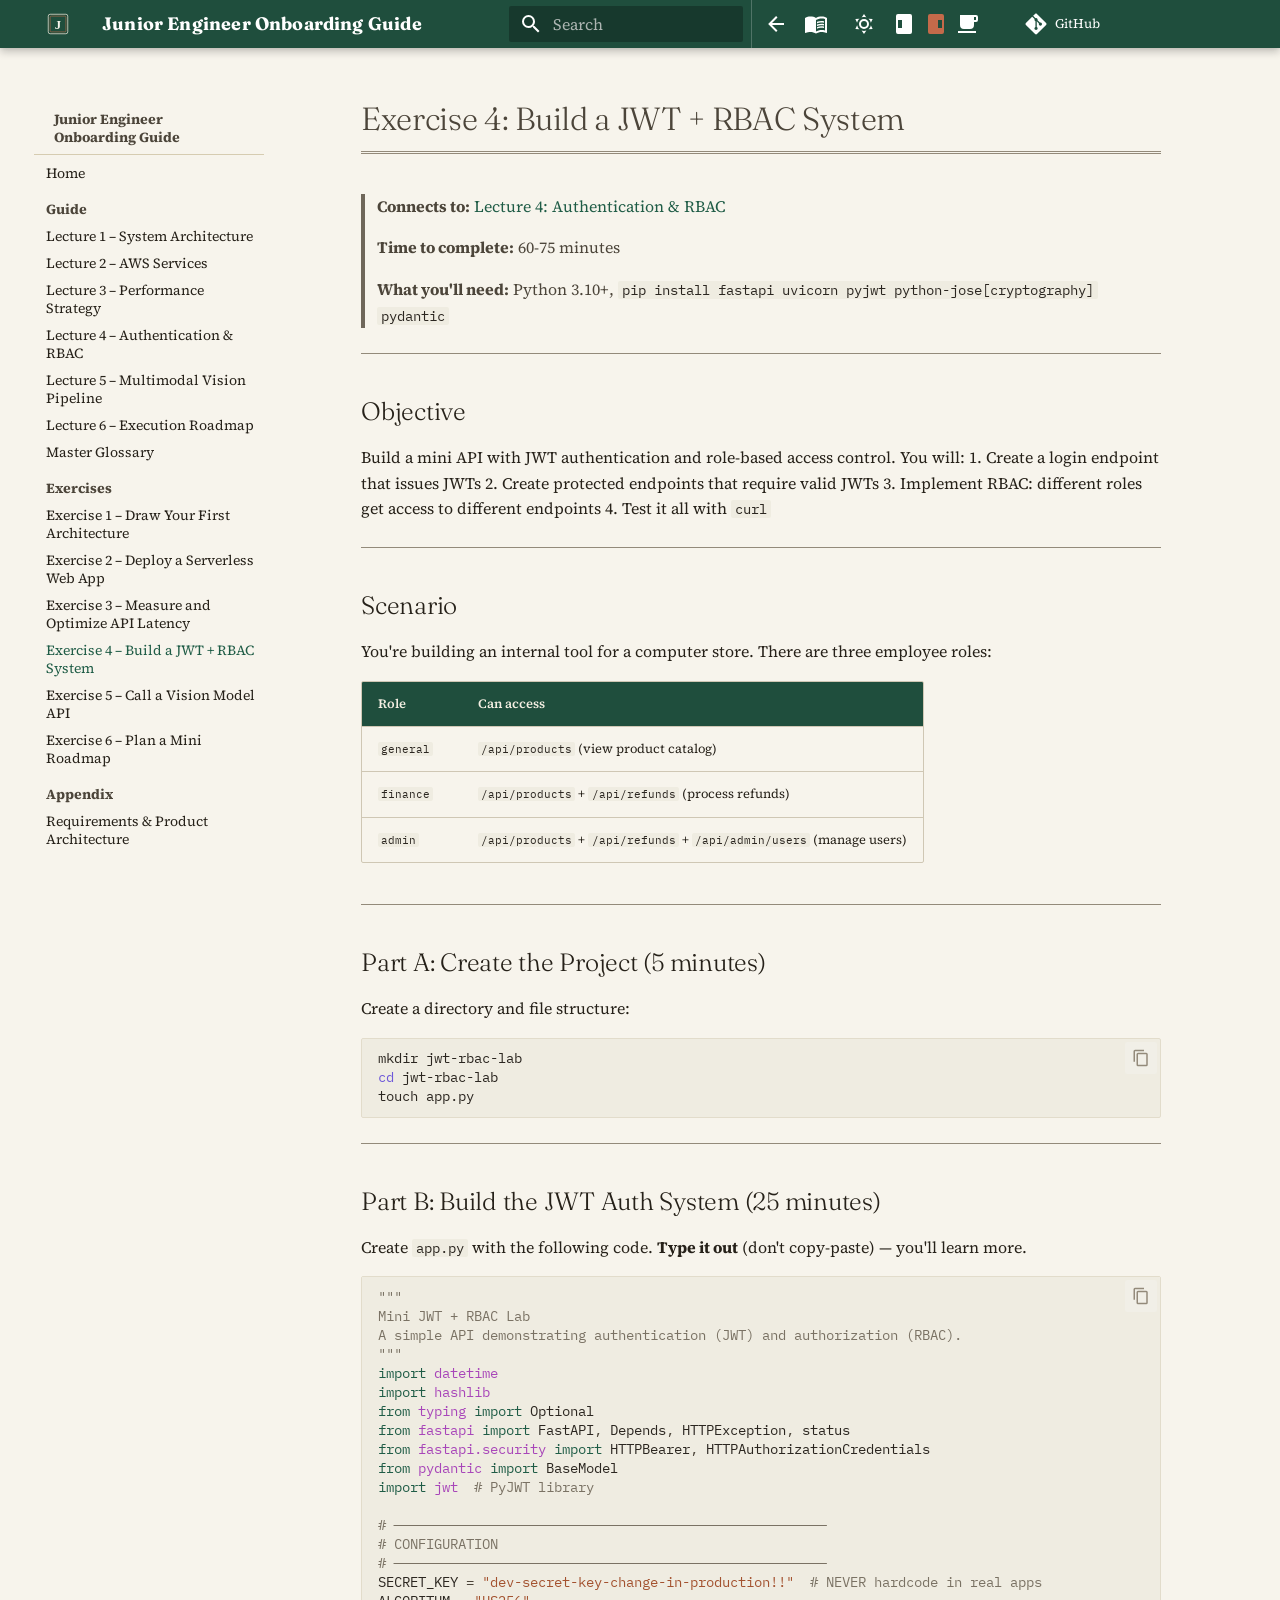
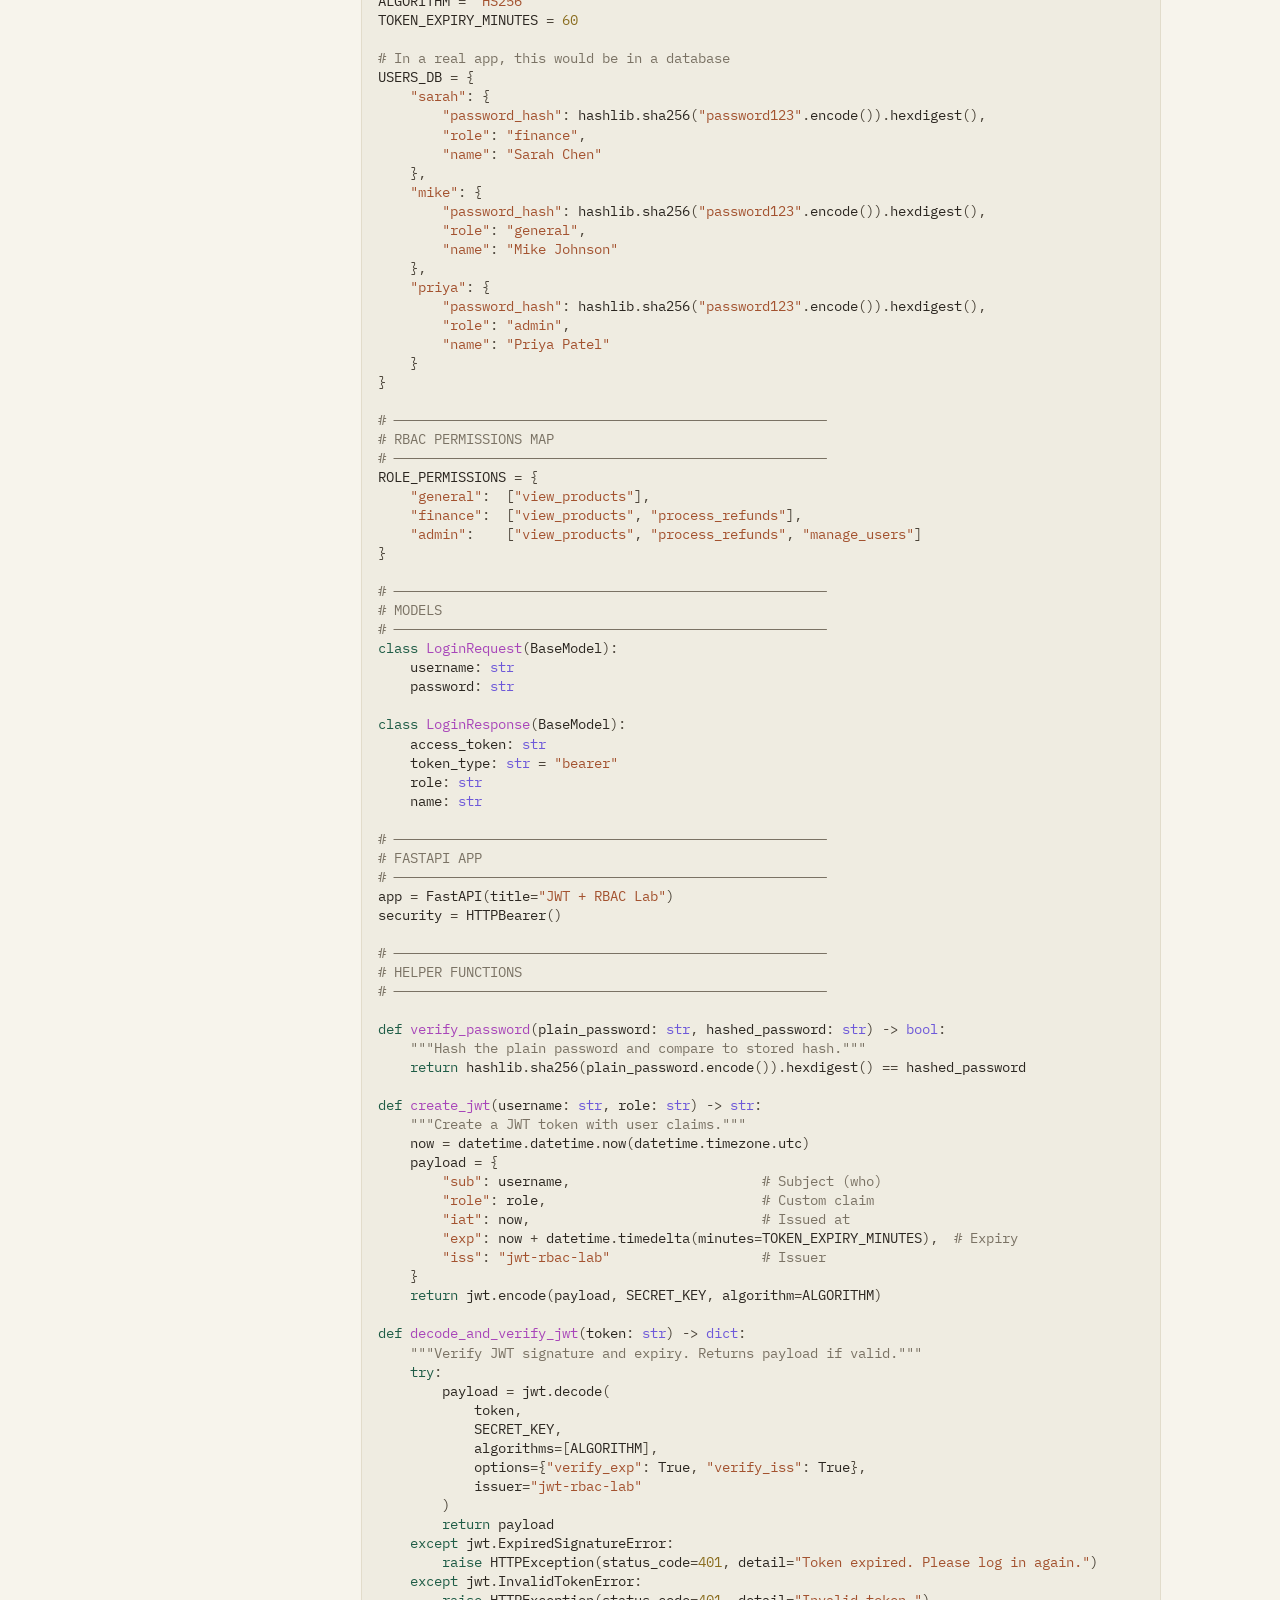
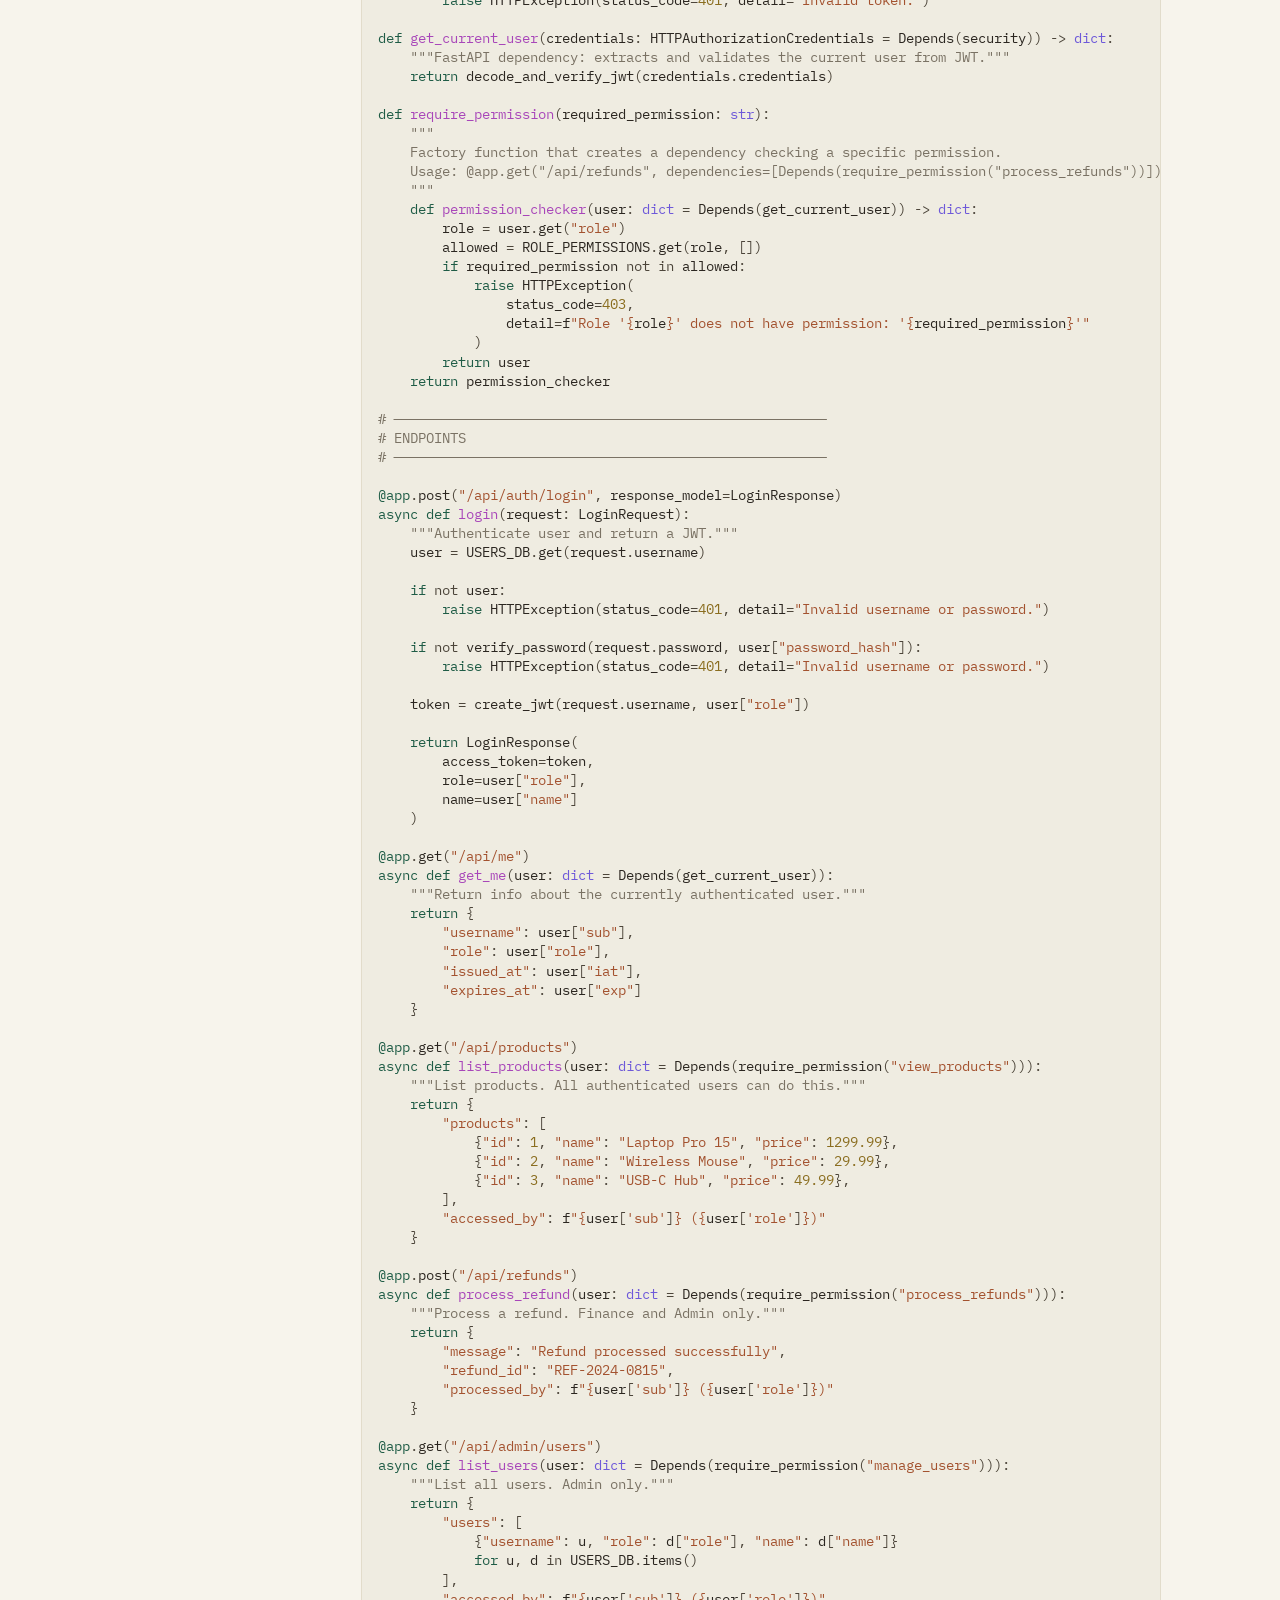
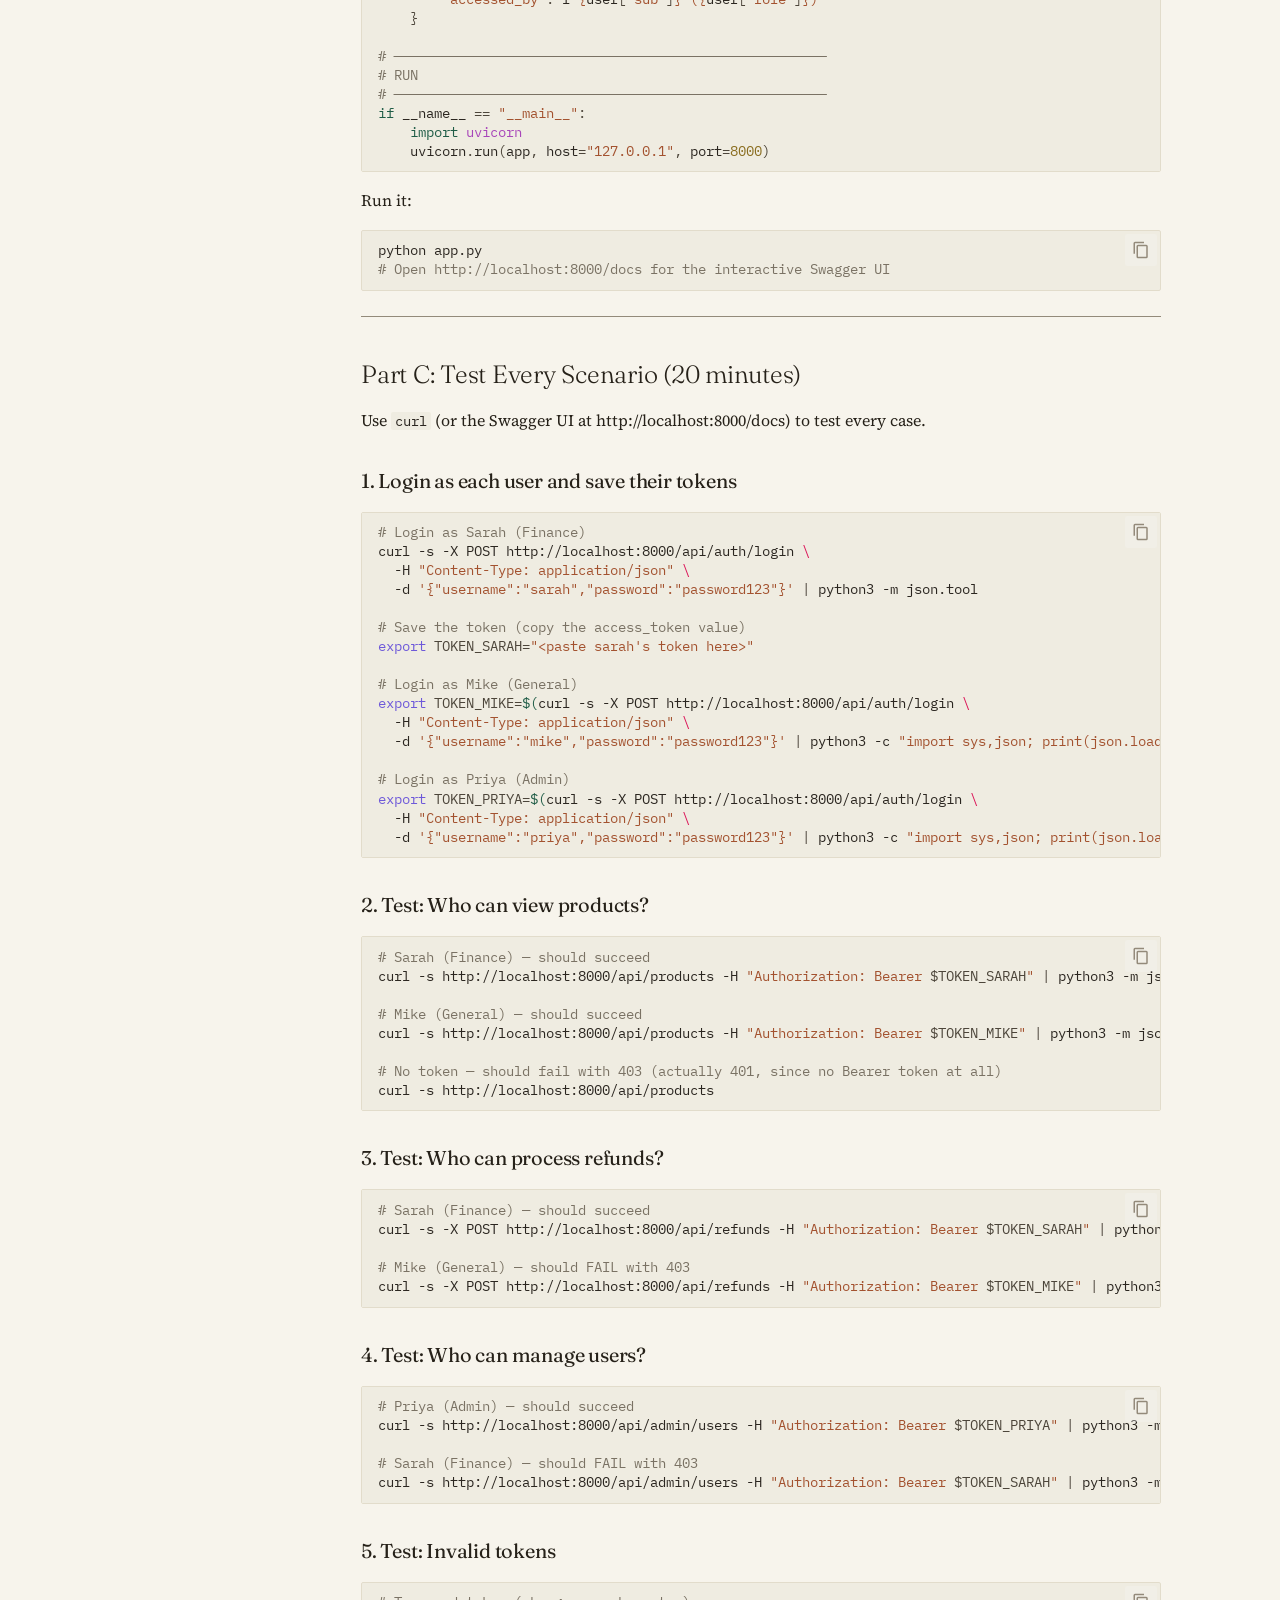
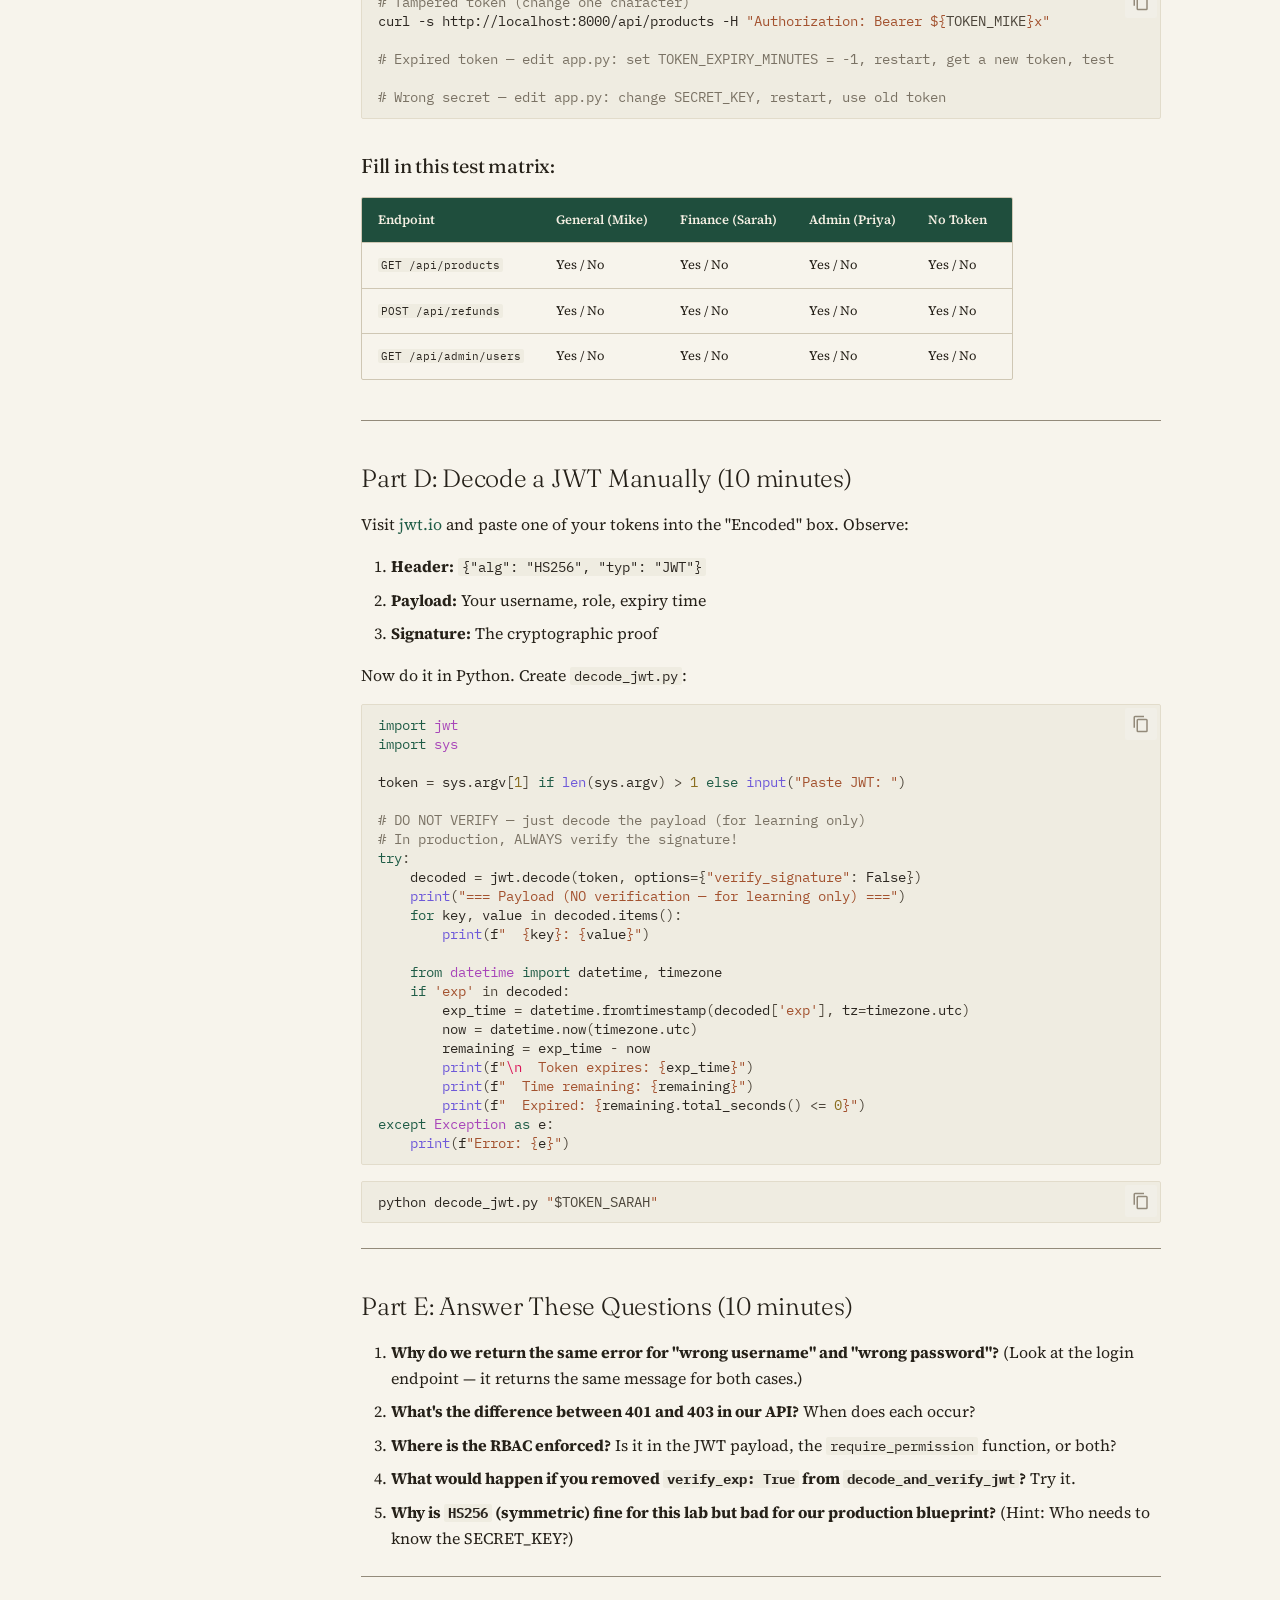
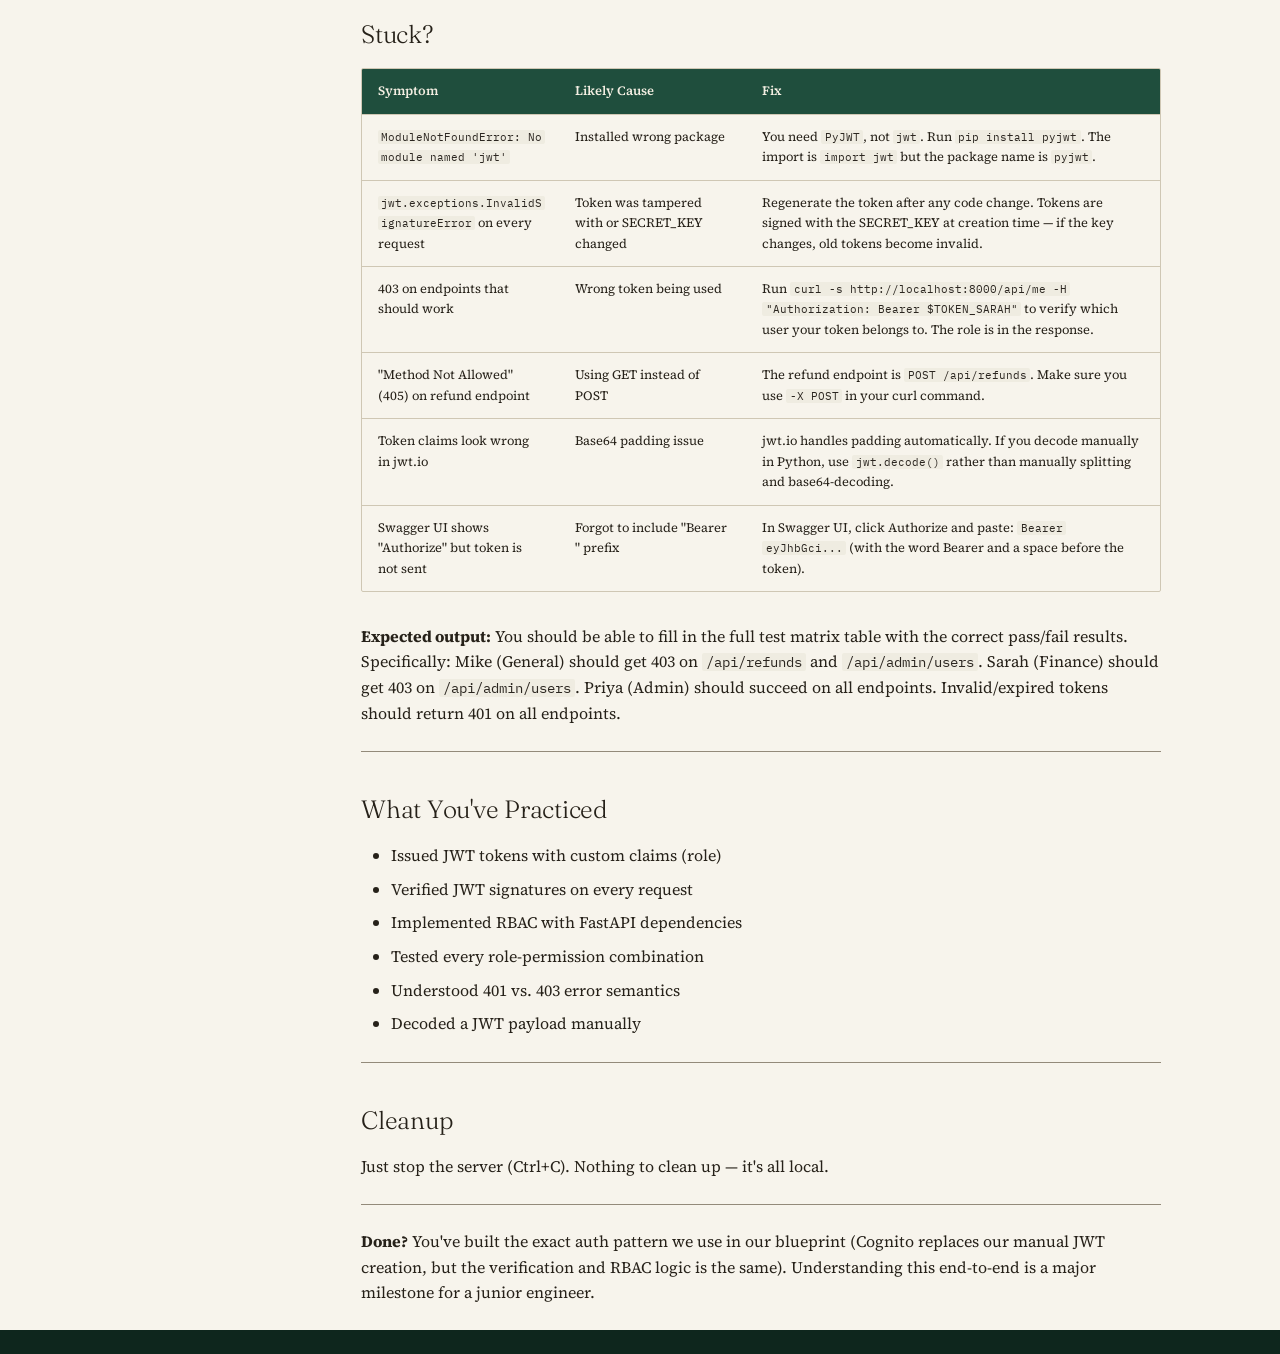
<file: guides/exercises/exercise-04-jwt-rbac/index.html>
<!doctype html>
<html lang="en" class="no-js">
  <head>
    
      <meta charset="utf-8">
      <meta name="viewport" content="width=device-width,initial-scale=1">
      
        <meta name="description" content="Self-paced onboarding curriculum for junior software engineers — from CS theory to production systems.">
      
      
      
        <link rel="canonical" href="https://jonathanmark.github.io/jts/guides/exercises/exercise-04-jwt-rbac/">
      
      
        <link rel="prev" href="../exercise-03-latency-budget/">
      
      
        <link rel="next" href="../exercise-05-vision-api/">
      
      
        
      
      
      <link rel="icon" href="../../../assets/favicon.svg">
      <meta name="generator" content="mkdocs-1.6.1, mkdocs-material-9.7.7">
    
    
      
        <title>Exercise 4 – Build a JWT + RBAC System - Junior Engineer Onboarding Guide</title>
      
    
    
      <link rel="stylesheet" href="../../../assets/stylesheets/main.ec1eaa64.min.css">
      
        
        <link rel="stylesheet" href="../../../assets/stylesheets/palette.ab4e12ef.min.css">
      
      


    
    
      
    
    
      
        
        
        <link rel="preconnect" href="https://fonts.gstatic.com" crossorigin>
        <link rel="stylesheet" href="https://fonts.googleapis.com/css?family=Source+Serif+4:300,300i,400,400i,700,700i%7CIBM+Plex+Mono:400,400i,700,700i&display=fallback">
        <style>:root{--md-text-font:"Source Serif 4";--md-code-font:"IBM Plex Mono"}</style>
      
    
    
      <link rel="stylesheet" href="../../../stylesheets/extra.css">
    
    <script>__md_scope=new URL("../../..",location),__md_hash=e=>[...e].reduce(((e,_)=>(e<<5)-e+_.charCodeAt(0)),0),__md_get=(e,_=localStorage,t=__md_scope)=>JSON.parse(_.getItem(t.pathname+"."+e)),__md_set=(e,_,t=localStorage,a=__md_scope)=>{try{t.setItem(a.pathname+"."+e,JSON.stringify(_))}catch(e){}}</script>
    
      

    
    
  </head>
  
  
    
    
      
    
    
    
    
    <body dir="ltr" data-md-color-scheme="default" data-md-color-primary="indigo" data-md-color-accent="indigo">
  
    
    <input class="md-toggle" data-md-toggle="drawer" type="checkbox" id="__drawer" autocomplete="off">
    <input class="md-toggle" data-md-toggle="search" type="checkbox" id="__search" autocomplete="off">
    <label class="md-overlay" for="__drawer"></label>
    <div data-md-component="skip">
      
        
        <a href="#exercise-4-build-a-jwt-rbac-system" class="md-skip">
          Skip to content
        </a>
      
    </div>
    <div data-md-component="announce">
      
    </div>
    
    
      

  

<header class="md-header md-header--shadow" data-md-component="header">
  <nav class="md-header__inner md-grid" aria-label="Header">
    <a href="../../.." title="Junior Engineer Onboarding Guide" class="md-header__button md-logo" aria-label="Junior Engineer Onboarding Guide" data-md-component="logo">
      
  <img src="../../../assets/favicon.svg" alt="logo">

    </a>
    <label class="md-header__button md-icon" for="__drawer">
      
      <svg xmlns="http://www.w3.org/2000/svg" viewBox="0 0 24 24"><path d="M3 6h18v2H3zm0 5h18v2H3zm0 5h18v2H3z"/></svg>
    </label>
    <div class="md-header__title" data-md-component="header-title">
      <div class="md-header__ellipsis">
        <div class="md-header__topic">
          <span class="md-ellipsis">
            Junior Engineer Onboarding Guide
          </span>
        </div>
        <div class="md-header__topic" data-md-component="header-topic">
          <span class="md-ellipsis">
            
              Exercise 4 – Build a JWT + RBAC System
            
          </span>
        </div>
      </div>
    </div>
    
    
      
      
        <label class="md-header__button md-icon" for="__search">
          
          <svg xmlns="http://www.w3.org/2000/svg" viewBox="0 0 24 24"><path d="M9.5 3A6.5 6.5 0 0 1 16 9.5c0 1.61-.59 3.09-1.56 4.23l.27.27h.79l5 5-1.5 1.5-5-5v-.79l-.27-.27A6.52 6.52 0 0 1 9.5 16 6.5 6.5 0 0 1 3 9.5 6.5 6.5 0 0 1 9.5 3m0 2C7 5 5 7 5 9.5S7 14 9.5 14 14 12 14 9.5 12 5 9.5 5"/></svg>
        </label>
        <div class="md-search" data-md-component="search" role="dialog">
  <label class="md-search__overlay" for="__search"></label>
  <div class="md-search__inner" role="search">
    <form class="md-search__form" name="search">
      <input type="text" class="md-search__input" name="query" aria-label="Search" placeholder="Search" autocapitalize="off" autocorrect="off" autocomplete="off" spellcheck="false" data-md-component="search-query" required>
      <label class="md-search__icon md-icon" for="__search">
        
        <svg xmlns="http://www.w3.org/2000/svg" viewBox="0 0 24 24"><path d="M9.5 3A6.5 6.5 0 0 1 16 9.5c0 1.61-.59 3.09-1.56 4.23l.27.27h.79l5 5-1.5 1.5-5-5v-.79l-.27-.27A6.52 6.52 0 0 1 9.5 16 6.5 6.5 0 0 1 3 9.5 6.5 6.5 0 0 1 9.5 3m0 2C7 5 5 7 5 9.5S7 14 9.5 14 14 12 14 9.5 12 5 9.5 5"/></svg>
        
        <svg xmlns="http://www.w3.org/2000/svg" viewBox="0 0 24 24"><path d="M20 11v2H8l5.5 5.5-1.42 1.42L4.16 12l7.92-7.92L13.5 5.5 8 11z"/></svg>
      </label>
      <nav class="md-search__options" aria-label="Search">
        
        <button type="reset" class="md-search__icon md-icon" title="Clear" aria-label="Clear" tabindex="-1">
          
          <svg xmlns="http://www.w3.org/2000/svg" viewBox="0 0 24 24"><path d="M19 6.41 17.59 5 12 10.59 6.41 5 5 6.41 10.59 12 5 17.59 6.41 19 12 13.41 17.59 19 19 17.59 13.41 12z"/></svg>
        </button>
      </nav>
      
        <div class="md-search__suggest" data-md-component="search-suggest"></div>
      
    </form>
    <div class="md-search__output">
      <div class="md-search__scrollwrap" tabindex="0" data-md-scrollfix>
        <div class="md-search-result" data-md-component="search-result">
          <div class="md-search-result__meta">
            Initializing search
          </div>
          <ol class="md-search-result__list" role="presentation"></ol>
        </div>
      </div>
    </div>
  </div>
</div>
      
    
    <!-- Grouped header controls: back · full guide · dark/light · sidebars -->
    <div class="md-header__controls">
      <button class="md-header__button md-icon" type="button" data-md-component="back" aria-label="Go back" title="Go back">
        <svg xmlns="http://www.w3.org/2000/svg" viewBox="0 0 24 24"><path d="M20 11v2H8l5.5 5.5-1.42 1.42L4.16 12l7.92-7.92L13.5 5.5 8 11z"/></svg>
      </button>
      <a href="../../" class="md-header__button md-icon" title="Open the full guide" aria-label="Open the full guide">
        <svg xmlns="http://www.w3.org/2000/svg" viewBox="0 0 24 24"><path d="M12 21.5c-1.35-.85-3.8-1.5-5.5-1.5-1.65 0-3.35.3-4.75 1.05-.1.05-.15.05-.25.05-.25 0-.5-.25-.5-.5V6c.6-.45 1.25-.75 2-1 1.11-.35 2.33-.5 3.5-.5 1.95 0 4.05.4 5.5 1.5 1.45-1.1 3.55-1.5 5.5-1.5 1.17 0 2.39.15 3.5.5.75.25 1.4.55 2 1v14.6c0 .25-.25.5-.5.5-.1 0-.15 0-.25-.05-1.4-.75-3.1-1.05-4.75-1.05-1.7 0-4.15.65-5.5 1.5M12 8v11.5c1.35-.85 3.8-1.5 5.5-1.5 1.2 0 2.4.15 3.5.5V7c-1.1-.35-2.3-.5-3.5-.5-1.7 0-4.15.65-5.5 1.5m1 3.5c1.11-.68 2.6-1 4.5-1 .91 0 1.76.09 2.5.28V9.23c-.87-.15-1.71-.23-2.5-.23q-2.655 0-4.5.84zm4.5.17c-1.71 0-3.21.26-4.5.79v1.69c1.11-.65 2.6-.99 4.5-.99 1.04 0 1.88.08 2.5.24v-1.5c-.87-.16-1.71-.23-2.5-.23m2.5 2.9c-.87-.16-1.71-.24-2.5-.24-1.83 0-3.33.27-4.5.8v1.69c1.11-.66 2.6-.99 4.5-.99 1.04 0 1.88.08 2.5.24z"/></svg>
      </a>
      
        
          <form class="md-header__option" data-md-component="palette">
  
    
    
    
    <input class="md-option" data-md-color-media="" data-md-color-scheme="default" data-md-color-primary="indigo" data-md-color-accent="indigo"  aria-label="Switch to Paper"  type="radio" name="__palette" id="__palette_0">
    
      <label class="md-header__button md-icon" title="Switch to Paper" for="__palette_1" hidden>
        <svg xmlns="http://www.w3.org/2000/svg" viewBox="0 0 24 24"><path d="M12 7a5 5 0 0 1 5 5 5 5 0 0 1-5 5 5 5 0 0 1-5-5 5 5 0 0 1 5-5m0 2a3 3 0 0 0-3 3 3 3 0 0 0 3 3 3 3 0 0 0 3-3 3 3 0 0 0-3-3m0-7 2.39 3.42C13.65 5.15 12.84 5 12 5s-1.65.15-2.39.42zM3.34 7l4.16-.35A7.2 7.2 0 0 0 5.94 8.5c-.44.74-.69 1.5-.83 2.29zm.02 10 1.76-3.77a7.131 7.131 0 0 0 2.38 4.14zM20.65 7l-1.77 3.79a7.02 7.02 0 0 0-2.38-4.15zm-.01 10-4.14.36c.59-.51 1.12-1.14 1.54-1.86.42-.73.69-1.5.83-2.29zM12 22l-2.41-3.44c.74.27 1.55.44 2.41.44.82 0 1.63-.17 2.37-.44z"/></svg>
      </label>
    
  
    
    
    
    <input class="md-option" data-md-color-media="" data-md-color-scheme="paper" data-md-color-primary="indigo" data-md-color-accent="indigo"  aria-label="Switch to Slate"  type="radio" name="__palette" id="__palette_1">
    
      <label class="md-header__button md-icon" title="Switch to Slate" for="__palette_2" hidden>
        <svg xmlns="http://www.w3.org/2000/svg" viewBox="0 0 24 24"><path d="M12.74 5.47c2.36 1.03 3.61 3.56 3.18 5.99A6 6 0 0 1 18 16v.17a3 3 0 0 1 1-.17 3 3 0 0 1 3 3 3 3 0 0 1-3 3H6a4 4 0 0 1-4-4 4 4 0 0 1 4-4h.27C5 12.45 4.6 10.24 5.5 8.26a5.49 5.49 0 0 1 7.24-2.79m-.81 1.83c-1.77-.8-3.84.01-4.62 1.77-.46 1.02-.38 2.15.1 3.06A5.99 5.99 0 0 1 12 10c.7 0 1.38.12 2 .34a3.51 3.51 0 0 0-2.07-3.04m1.62-3.66c-.55-.24-1.1-.41-1.67-.52l2.49-1.3.9 2.89a7.7 7.7 0 0 0-1.72-1.07m-7.46.8c-.49.35-.92.75-1.29 1.19l.11-2.81 2.96.68c-.62.21-1.22.53-1.78.94M18 9.71c-.09-.59-.22-1.16-.41-1.71l2.38 1.5-2.05 2.23c.11-.65.13-1.33.08-2.02M3.04 11.3c.07.6.2 1.17.39 1.7l-2.37-1.5L3.1 9.28c-.1.65-.13 1.33-.06 2.02M19 18h-3v-2a4 4 0 0 0-4-4 4 4 0 0 0-4 4H6a2 2 0 0 0-2 2 2 2 0 0 0 2 2h13a1 1 0 0 0 1-1 1 1 0 0 0-1-1"/></svg>
      </label>
    
  
    
    
    
    <input class="md-option" data-md-color-media="" data-md-color-scheme="slate" data-md-color-primary="indigo" data-md-color-accent="indigo"  aria-label="Switch to Grey"  type="radio" name="__palette" id="__palette_2">
    
      <label class="md-header__button md-icon" title="Switch to Grey" for="__palette_3" hidden>
        <svg xmlns="http://www.w3.org/2000/svg" viewBox="0 0 24 24"><path d="m17.75 4.09-2.53 1.94.91 3.06-2.63-1.81-2.63 1.81.91-3.06-2.53-1.94L12.44 4l1.06-3 1.06 3zm3.5 6.91-1.64 1.25.59 1.98-1.7-1.17-1.7 1.17.59-1.98L15.75 11l2.06-.05L18.5 9l.69 1.95zm-2.28 4.95c.83-.08 1.72 1.1 1.19 1.85-.32.45-.66.87-1.08 1.27C15.17 23 8.84 23 4.94 19.07c-3.91-3.9-3.91-10.24 0-14.14.4-.4.82-.76 1.27-1.08.75-.53 1.93.36 1.85 1.19-.27 2.86.69 5.83 2.89 8.02a9.96 9.96 0 0 0 8.02 2.89m-1.64 2.02a12.08 12.08 0 0 1-7.8-3.47c-2.17-2.19-3.33-5-3.49-7.82-2.81 3.14-2.7 7.96.31 10.98 3.02 3.01 7.84 3.12 10.98.31"/></svg>
      </label>
    
  
    
    
    
    <input class="md-option" data-md-color-media="" data-md-color-scheme="grey" data-md-color-primary="indigo" data-md-color-accent="indigo"  aria-label="Switch to Ivory"  type="radio" name="__palette" id="__palette_3">
    
      <label class="md-header__button md-icon" title="Switch to Ivory" for="__palette_0" hidden>
        <svg xmlns="http://www.w3.org/2000/svg" viewBox="0 0 24 24"><path d="M6 19a5 5 0 0 1-5-5 5 5 0 0 1 5-5c1-2.35 3.3-4 6-4 3.43 0 6.24 2.66 6.5 6.03L19 11a4 4 0 0 1 4 4 4 4 0 0 1-4 4zm13-6h-2v-1a5 5 0 0 0-5-5c-2.5 0-4.55 1.82-4.94 4.19C6.73 11.07 6.37 11 6 11a3 3 0 0 0-3 3 3 3 0 0 0 3 3h13a2 2 0 0 0 2-2 2 2 0 0 0-2-2"/></svg>
      </label>
    
  
</form>
        
      
      
        <script>var palette=__md_get("__palette");if(palette&&palette.color){if("(prefers-color-scheme)"===palette.color.media){var media=matchMedia("(prefers-color-scheme: light)"),input=document.querySelector(media.matches?"[data-md-color-media='(prefers-color-scheme: light)']":"[data-md-color-media='(prefers-color-scheme: dark)']");palette.color.media=input.getAttribute("data-md-color-media"),palette.color.scheme=input.getAttribute("data-md-color-scheme"),palette.color.primary=input.getAttribute("data-md-color-primary"),palette.color.accent=input.getAttribute("data-md-color-accent")}for(var[key,value]of Object.entries(palette.color))document.body.setAttribute("data-md-color-"+key,value)}</script>
      
      <button class="md-header__button md-icon" type="button" data-md-toggle="nav" aria-label="Toggle navigation sidebar">
        <svg xmlns="http://www.w3.org/2000/svg" viewBox="0 0 24 24"><path d="M6 2h12a2 2 0 0 1 2 2v16a2 2 0 0 1-2 2H6a2 2 0 0 1-2-2V4a2 2 0 0 1 2-2m0 6v8h4V8z"/></svg>
      </button>
      <button class="md-header__button md-icon" type="button" data-md-toggle="toc" aria-label="Toggle table of contents">
        <svg xmlns="http://www.w3.org/2000/svg" viewBox="0 0 24 24"><path d="M6 2h12a2 2 0 0 1 2 2v16a2 2 0 0 1-2 2H6a2 2 0 0 1-2-2V4a2 2 0 0 1 2-2m8 6v8h4V8z"/></svg>
      </button>
      <button class="md-header__button md-icon" type="button" data-md-component="toasts" aria-label="Toggle toasts">
        <svg xmlns="http://www.w3.org/2000/svg" viewBox="0 0 24 24"><path d="M2 21h18v-2H2M20 8h-2V5h2m0-2H4v10a4 4 0 0 0 4 4h6a4 4 0 0 0 4-4v-3h2a2 2 0 0 0 2-2V5a2 2 0 0 0-2-2"/></svg>
      </button>
    </div>
    
      <div class="md-header__source">
        <a href="https://github.com/jonathanmark/jts" title="Go to repository" class="md-source" data-md-component="source">
  <div class="md-source__icon md-icon">
    
    <svg xmlns="http://www.w3.org/2000/svg" viewBox="0 0 448 512"><!--! Font Awesome Free 7.1.0 by @fontawesome - https://fontawesome.com License - https://fontawesome.com/license/free (Icons: CC BY 4.0, Fonts: SIL OFL 1.1, Code: MIT License) Copyright 2025 Fonticons, Inc.--><path d="M439.6 236.1 244 40.5c-5.4-5.5-12.8-8.5-20.4-8.5s-15 3-20.4 8.4L162.5 81l51.5 51.5c27.1-9.1 52.7 16.8 43.4 43.7l49.7 49.7c34.2-11.8 61.2 31 35.5 56.7-26.5 26.5-70.2-2.9-56-37.3L240.3 199v121.9c25.3 12.5 22.3 41.8 9.1 55-6.4 6.4-15.2 10.1-24.3 10.1s-17.8-3.6-24.3-10.1c-17.6-17.6-11.1-46.9 11.2-56v-123c-20.8-8.5-24.6-30.7-18.6-45L142.6 101 8.5 235.1C3 240.6 0 247.9 0 255.5s3 15 8.5 20.4l195.6 195.7c5.4 5.4 12.7 8.4 20.4 8.4s15-3 20.4-8.4l194.7-194.7c5.4-5.4 8.4-12.8 8.4-20.4s-3-15-8.4-20.4"/></svg>
  </div>
  <div class="md-source__repository">
    GitHub
  </div>
</a>
      </div>
    
  </nav>
  
</header>
    
    <div class="md-container" data-md-component="container">
      
      
        
          
        
      
      <main class="md-main" data-md-component="main">
        <div class="md-main__inner md-grid">
          
            
              
              <div class="md-sidebar md-sidebar--primary" data-md-component="sidebar" data-md-type="navigation" >
                <div class="md-sidebar__scrollwrap">
                  <div class="md-sidebar__inner">
                    



<nav class="md-nav md-nav--primary" aria-label="Navigation" data-md-level="0">
  <label class="md-nav__title" for="__drawer">
    <a href="../../.." title="Junior Engineer Onboarding Guide" class="md-nav__button md-logo" aria-label="Junior Engineer Onboarding Guide" data-md-component="logo">
      
  <img src="../../../assets/favicon.svg" alt="logo">

    </a>
    Junior Engineer Onboarding Guide
  </label>
  
    <div class="md-nav__source">
      <a href="https://github.com/jonathanmark/jts" title="Go to repository" class="md-source" data-md-component="source">
  <div class="md-source__icon md-icon">
    
    <svg xmlns="http://www.w3.org/2000/svg" viewBox="0 0 448 512"><!--! Font Awesome Free 7.1.0 by @fontawesome - https://fontawesome.com License - https://fontawesome.com/license/free (Icons: CC BY 4.0, Fonts: SIL OFL 1.1, Code: MIT License) Copyright 2025 Fonticons, Inc.--><path d="M439.6 236.1 244 40.5c-5.4-5.5-12.8-8.5-20.4-8.5s-15 3-20.4 8.4L162.5 81l51.5 51.5c27.1-9.1 52.7 16.8 43.4 43.7l49.7 49.7c34.2-11.8 61.2 31 35.5 56.7-26.5 26.5-70.2-2.9-56-37.3L240.3 199v121.9c25.3 12.5 22.3 41.8 9.1 55-6.4 6.4-15.2 10.1-24.3 10.1s-17.8-3.6-24.3-10.1c-17.6-17.6-11.1-46.9 11.2-56v-123c-20.8-8.5-24.6-30.7-18.6-45L142.6 101 8.5 235.1C3 240.6 0 247.9 0 255.5s3 15 8.5 20.4l195.6 195.7c5.4 5.4 12.7 8.4 20.4 8.4s15-3 20.4-8.4l194.7-194.7c5.4-5.4 8.4-12.8 8.4-20.4s-3-15-8.4-20.4"/></svg>
  </div>
  <div class="md-source__repository">
    GitHub
  </div>
</a>
    </div>
  
  <ul class="md-nav__list" data-md-scrollfix>
    
      
      
  
  
  
  
    <li class="md-nav__item">
      <a href="../../.." class="md-nav__link">
        
  
  
  <span class="md-ellipsis">
    
  
    Home
  

    
  </span>
  
  

      </a>
    </li>
  

    
      
      
  
  
  
  
    
    
    
    
      
        
        
      
    
    
    <li class="md-nav__item md-nav__item--section md-nav__item--nested">
      
        
        
        <input class="md-nav__toggle md-toggle " type="checkbox" id="__nav_2" >
        
          
          <label class="md-nav__link" for="__nav_2" id="__nav_2_label" tabindex="">
            
  
  
  <span class="md-ellipsis">
    
  
    Guide
  

    
  </span>
  
  

            <span class="md-nav__icon md-icon"></span>
          </label>
        
        <nav class="md-nav" data-md-level="1" aria-labelledby="__nav_2_label" aria-expanded="false">
          <label class="md-nav__title" for="__nav_2">
            <span class="md-nav__icon md-icon"></span>
            
  
    Guide
  

          </label>
          <ul class="md-nav__list" data-md-scrollfix>
            
              
                
  
  
  
  
    <li class="md-nav__item">
      <a href="../../#1-system-architecture" class="md-nav__link">
        
  
  
  <span class="md-ellipsis">
    
  
    Lecture 1 – System Architecture
  

    
  </span>
  
  

      </a>
    </li>
  

              
            
              
                
  
  
  
  
    <li class="md-nav__item">
      <a href="../../#2-aws-services" class="md-nav__link">
        
  
  
  <span class="md-ellipsis">
    
  
    Lecture 2 – AWS Services
  

    
  </span>
  
  

      </a>
    </li>
  

              
            
              
                
  
  
  
  
    <li class="md-nav__item">
      <a href="../../#3-performance-strategy" class="md-nav__link">
        
  
  
  <span class="md-ellipsis">
    
  
    Lecture 3 – Performance Strategy
  

    
  </span>
  
  

      </a>
    </li>
  

              
            
              
                
  
  
  
  
    <li class="md-nav__item">
      <a href="../../#4-authentication-rbac" class="md-nav__link">
        
  
  
  <span class="md-ellipsis">
    
  
    Lecture 4 – Authentication & RBAC
  

    
  </span>
  
  

      </a>
    </li>
  

              
            
              
                
  
  
  
  
    <li class="md-nav__item">
      <a href="../../#5-multimodal-vision-pipeline" class="md-nav__link">
        
  
  
  <span class="md-ellipsis">
    
  
    Lecture 5 – Multimodal Vision Pipeline
  

    
  </span>
  
  

      </a>
    </li>
  

              
            
              
                
  
  
  
  
    <li class="md-nav__item">
      <a href="../../#6-execution-roadmap" class="md-nav__link">
        
  
  
  <span class="md-ellipsis">
    
  
    Lecture 6 – Execution Roadmap
  

    
  </span>
  
  

      </a>
    </li>
  

              
            
              
                
  
  
  
  
    <li class="md-nav__item">
      <a href="../../#master-glossary" class="md-nav__link">
        
  
  
  <span class="md-ellipsis">
    
  
    Master Glossary
  

    
  </span>
  
  

      </a>
    </li>
  

              
            
          </ul>
        </nav>
      
    </li>
  

    
      
      
  
  
    
  
  
  
    
    
    
    
      
        
        
      
    
    
    <li class="md-nav__item md-nav__item--active md-nav__item--section md-nav__item--nested">
      
        
        
        <input class="md-nav__toggle md-toggle " type="checkbox" id="__nav_3" checked>
        
          
          <label class="md-nav__link" for="__nav_3" id="__nav_3_label" tabindex="">
            
  
  
  <span class="md-ellipsis">
    
  
    Exercises
  

    
  </span>
  
  

            <span class="md-nav__icon md-icon"></span>
          </label>
        
        <nav class="md-nav" data-md-level="1" aria-labelledby="__nav_3_label" aria-expanded="true">
          <label class="md-nav__title" for="__nav_3">
            <span class="md-nav__icon md-icon"></span>
            
  
    Exercises
  

          </label>
          <ul class="md-nav__list" data-md-scrollfix>
            
              
                
  
  
  
  
    <li class="md-nav__item">
      <a href="../exercise-01-draw-architecture/" class="md-nav__link">
        
  
  
  <span class="md-ellipsis">
    
  
    Exercise 1 – Draw Your First Architecture
  

    
  </span>
  
  

      </a>
    </li>
  

              
            
              
                
  
  
  
  
    <li class="md-nav__item">
      <a href="../exercise-02-cloud-services-mapping/" class="md-nav__link">
        
  
  
  <span class="md-ellipsis">
    
  
    Exercise 2 – Deploy a Serverless Web App
  

    
  </span>
  
  

      </a>
    </li>
  

              
            
              
                
  
  
  
  
    <li class="md-nav__item">
      <a href="../exercise-03-latency-budget/" class="md-nav__link">
        
  
  
  <span class="md-ellipsis">
    
  
    Exercise 3 – Measure and Optimize API Latency
  

    
  </span>
  
  

      </a>
    </li>
  

              
            
              
                
  
  
    
  
  
  
    <li class="md-nav__item md-nav__item--active">
      
      <input class="md-nav__toggle md-toggle" type="checkbox" id="__toc">
      
      
        
      
      
        <label class="md-nav__link md-nav__link--active" for="__toc">
          
  
  
  <span class="md-ellipsis">
    
  
    Exercise 4 – Build a JWT + RBAC System
  

    
  </span>
  
  

          <span class="md-nav__icon md-icon"></span>
        </label>
      
      <a href="./" class="md-nav__link md-nav__link--active">
        
  
  
  <span class="md-ellipsis">
    
  
    Exercise 4 – Build a JWT + RBAC System
  

    
  </span>
  
  

      </a>
      
        

<nav class="md-nav md-nav--secondary" aria-label="Table of contents">
  
  
    <label class="md-nav__title" for="__toc">
      <span class="md-nav__icon md-icon"></span>
      Table of contents
    </label>
    <ul class="md-nav__list" data-md-component="toc" data-md-scrollfix>
      
        <li class="md-nav__item">
  <a href="#exercise-4-build-a-jwt-rbac-system" class="md-nav__link">
    <span class="md-ellipsis">
      
        Exercise 4: Build a JWT + RBAC System
      
    </span>
  </a>
  
    <nav class="md-nav" aria-label="Exercise 4: Build a JWT + RBAC System">
      <ul class="md-nav__list">
        
          <li class="md-nav__item">
  <a href="#objective" class="md-nav__link">
    <span class="md-ellipsis">
      
        Objective
      
    </span>
  </a>
  
</li>
        
          <li class="md-nav__item">
  <a href="#scenario" class="md-nav__link">
    <span class="md-ellipsis">
      
        Scenario
      
    </span>
  </a>
  
</li>
        
          <li class="md-nav__item">
  <a href="#part-a-create-the-project-5-minutes" class="md-nav__link">
    <span class="md-ellipsis">
      
        Part A: Create the Project (5 minutes)
      
    </span>
  </a>
  
</li>
        
          <li class="md-nav__item">
  <a href="#part-b-build-the-jwt-auth-system-25-minutes" class="md-nav__link">
    <span class="md-ellipsis">
      
        Part B: Build the JWT Auth System (25 minutes)
      
    </span>
  </a>
  
</li>
        
          <li class="md-nav__item">
  <a href="#part-c-test-every-scenario-20-minutes" class="md-nav__link">
    <span class="md-ellipsis">
      
        Part C: Test Every Scenario (20 minutes)
      
    </span>
  </a>
  
    <nav class="md-nav" aria-label="Part C: Test Every Scenario (20 minutes)">
      <ul class="md-nav__list">
        
          <li class="md-nav__item">
  <a href="#1-login-as-each-user-and-save-their-tokens" class="md-nav__link">
    <span class="md-ellipsis">
      
        1. Login as each user and save their tokens
      
    </span>
  </a>
  
</li>
        
          <li class="md-nav__item">
  <a href="#2-test-who-can-view-products" class="md-nav__link">
    <span class="md-ellipsis">
      
        2. Test: Who can view products?
      
    </span>
  </a>
  
</li>
        
          <li class="md-nav__item">
  <a href="#3-test-who-can-process-refunds" class="md-nav__link">
    <span class="md-ellipsis">
      
        3. Test: Who can process refunds?
      
    </span>
  </a>
  
</li>
        
          <li class="md-nav__item">
  <a href="#4-test-who-can-manage-users" class="md-nav__link">
    <span class="md-ellipsis">
      
        4. Test: Who can manage users?
      
    </span>
  </a>
  
</li>
        
          <li class="md-nav__item">
  <a href="#5-test-invalid-tokens" class="md-nav__link">
    <span class="md-ellipsis">
      
        5. Test: Invalid tokens
      
    </span>
  </a>
  
</li>
        
          <li class="md-nav__item">
  <a href="#fill-in-this-test-matrix" class="md-nav__link">
    <span class="md-ellipsis">
      
        Fill in this test matrix:
      
    </span>
  </a>
  
</li>
        
      </ul>
    </nav>
  
</li>
        
          <li class="md-nav__item">
  <a href="#part-d-decode-a-jwt-manually-10-minutes" class="md-nav__link">
    <span class="md-ellipsis">
      
        Part D: Decode a JWT Manually (10 minutes)
      
    </span>
  </a>
  
</li>
        
          <li class="md-nav__item">
  <a href="#part-e-answer-these-questions-10-minutes" class="md-nav__link">
    <span class="md-ellipsis">
      
        Part E: Answer These Questions (10 minutes)
      
    </span>
  </a>
  
</li>
        
          <li class="md-nav__item">
  <a href="#stuck" class="md-nav__link">
    <span class="md-ellipsis">
      
        Stuck?
      
    </span>
  </a>
  
</li>
        
          <li class="md-nav__item">
  <a href="#what-youve-practiced" class="md-nav__link">
    <span class="md-ellipsis">
      
        What You've Practiced
      
    </span>
  </a>
  
</li>
        
          <li class="md-nav__item">
  <a href="#cleanup" class="md-nav__link">
    <span class="md-ellipsis">
      
        Cleanup
      
    </span>
  </a>
  
</li>
        
      </ul>
    </nav>
  
</li>
      
    </ul>
  
</nav>
      
    </li>
  

              
            
              
                
  
  
  
  
    <li class="md-nav__item">
      <a href="../exercise-05-vision-api/" class="md-nav__link">
        
  
  
  <span class="md-ellipsis">
    
  
    Exercise 5 – Call a Vision Model API
  

    
  </span>
  
  

      </a>
    </li>
  

              
            
              
                
  
  
  
  
    <li class="md-nav__item">
      <a href="../exercise-06-project-planning/" class="md-nav__link">
        
  
  
  <span class="md-ellipsis">
    
  
    Exercise 6 – Plan a Mini Roadmap
  

    
  </span>
  
  

      </a>
    </li>
  

              
            
          </ul>
        </nav>
      
    </li>
  

    
      
      
  
  
  
  
    
    
    
    
      
        
        
      
    
    
    <li class="md-nav__item md-nav__item--section md-nav__item--nested">
      
        
        
        <input class="md-nav__toggle md-toggle " type="checkbox" id="__nav_4" >
        
          
          <label class="md-nav__link" for="__nav_4" id="__nav_4_label" tabindex="">
            
  
  
  <span class="md-ellipsis">
    
  
    Appendix
  

    
  </span>
  
  

            <span class="md-nav__icon md-icon"></span>
          </label>
        
        <nav class="md-nav" data-md-level="1" aria-labelledby="__nav_4_label" aria-expanded="false">
          <label class="md-nav__title" for="__nav_4">
            <span class="md-nav__icon md-icon"></span>
            
  
    Appendix
  

          </label>
          <ul class="md-nav__list" data-md-scrollfix>
            
              
                
  
  
  
  
    <li class="md-nav__item">
      <a href="../../../requirements-and-architecture/" class="md-nav__link">
        
  
  
  <span class="md-ellipsis">
    
  
    Requirements & Product Architecture
  

    
  </span>
  
  

      </a>
    </li>
  

              
            
          </ul>
        </nav>
      
    </li>
  

    
  </ul>
</nav>
                  </div>
                </div>
              </div>
            
            
              
              <div class="md-sidebar md-sidebar--secondary" data-md-component="sidebar" data-md-type="toc" >
                <div class="md-sidebar__scrollwrap">
                  <div class="md-sidebar__inner">
                    

<nav class="md-nav md-nav--secondary" aria-label="Table of contents">
  
  
    <label class="md-nav__title" for="__toc">
      <span class="md-nav__icon md-icon"></span>
      Table of contents
    </label>
    <ul class="md-nav__list" data-md-component="toc" data-md-scrollfix>
      
        <li class="md-nav__item">
  <a href="#exercise-4-build-a-jwt-rbac-system" class="md-nav__link">
    <span class="md-ellipsis">
      
        Exercise 4: Build a JWT + RBAC System
      
    </span>
  </a>
  
    <nav class="md-nav" aria-label="Exercise 4: Build a JWT + RBAC System">
      <ul class="md-nav__list">
        
          <li class="md-nav__item">
  <a href="#objective" class="md-nav__link">
    <span class="md-ellipsis">
      
        Objective
      
    </span>
  </a>
  
</li>
        
          <li class="md-nav__item">
  <a href="#scenario" class="md-nav__link">
    <span class="md-ellipsis">
      
        Scenario
      
    </span>
  </a>
  
</li>
        
          <li class="md-nav__item">
  <a href="#part-a-create-the-project-5-minutes" class="md-nav__link">
    <span class="md-ellipsis">
      
        Part A: Create the Project (5 minutes)
      
    </span>
  </a>
  
</li>
        
          <li class="md-nav__item">
  <a href="#part-b-build-the-jwt-auth-system-25-minutes" class="md-nav__link">
    <span class="md-ellipsis">
      
        Part B: Build the JWT Auth System (25 minutes)
      
    </span>
  </a>
  
</li>
        
          <li class="md-nav__item">
  <a href="#part-c-test-every-scenario-20-minutes" class="md-nav__link">
    <span class="md-ellipsis">
      
        Part C: Test Every Scenario (20 minutes)
      
    </span>
  </a>
  
    <nav class="md-nav" aria-label="Part C: Test Every Scenario (20 minutes)">
      <ul class="md-nav__list">
        
          <li class="md-nav__item">
  <a href="#1-login-as-each-user-and-save-their-tokens" class="md-nav__link">
    <span class="md-ellipsis">
      
        1. Login as each user and save their tokens
      
    </span>
  </a>
  
</li>
        
          <li class="md-nav__item">
  <a href="#2-test-who-can-view-products" class="md-nav__link">
    <span class="md-ellipsis">
      
        2. Test: Who can view products?
      
    </span>
  </a>
  
</li>
        
          <li class="md-nav__item">
  <a href="#3-test-who-can-process-refunds" class="md-nav__link">
    <span class="md-ellipsis">
      
        3. Test: Who can process refunds?
      
    </span>
  </a>
  
</li>
        
          <li class="md-nav__item">
  <a href="#4-test-who-can-manage-users" class="md-nav__link">
    <span class="md-ellipsis">
      
        4. Test: Who can manage users?
      
    </span>
  </a>
  
</li>
        
          <li class="md-nav__item">
  <a href="#5-test-invalid-tokens" class="md-nav__link">
    <span class="md-ellipsis">
      
        5. Test: Invalid tokens
      
    </span>
  </a>
  
</li>
        
          <li class="md-nav__item">
  <a href="#fill-in-this-test-matrix" class="md-nav__link">
    <span class="md-ellipsis">
      
        Fill in this test matrix:
      
    </span>
  </a>
  
</li>
        
      </ul>
    </nav>
  
</li>
        
          <li class="md-nav__item">
  <a href="#part-d-decode-a-jwt-manually-10-minutes" class="md-nav__link">
    <span class="md-ellipsis">
      
        Part D: Decode a JWT Manually (10 minutes)
      
    </span>
  </a>
  
</li>
        
          <li class="md-nav__item">
  <a href="#part-e-answer-these-questions-10-minutes" class="md-nav__link">
    <span class="md-ellipsis">
      
        Part E: Answer These Questions (10 minutes)
      
    </span>
  </a>
  
</li>
        
          <li class="md-nav__item">
  <a href="#stuck" class="md-nav__link">
    <span class="md-ellipsis">
      
        Stuck?
      
    </span>
  </a>
  
</li>
        
          <li class="md-nav__item">
  <a href="#what-youve-practiced" class="md-nav__link">
    <span class="md-ellipsis">
      
        What You've Practiced
      
    </span>
  </a>
  
</li>
        
          <li class="md-nav__item">
  <a href="#cleanup" class="md-nav__link">
    <span class="md-ellipsis">
      
        Cleanup
      
    </span>
  </a>
  
</li>
        
      </ul>
    </nav>
  
</li>
      
    </ul>
  
</nav>
                  </div>
                </div>
              </div>
            
          
          
            <div class="md-content" data-md-component="content">
              
              <article class="md-content__inner md-typeset">
                
                  


  
  


<h1 id="exercise-4-build-a-jwt-rbac-system">Exercise 4: Build a JWT + RBAC System<a class="headerlink" href="#exercise-4-build-a-jwt-rbac-system" title="Permanent link">&para;</a></h1>
<blockquote>
<p><strong>Connects to:</strong> <a href="../../#4-authentication-rbac">Lecture 4: Authentication &amp; RBAC</a></p>
<p><strong>Time to complete:</strong> 60-75 minutes</p>
<p><strong>What you'll need:</strong> Python 3.10+, <code>pip install fastapi uvicorn pyjwt python-jose[cryptography] pydantic</code></p>
</blockquote>
<hr />
<h2 id="objective">Objective<a class="headerlink" href="#objective" title="Permanent link">&para;</a></h2>
<p>Build a mini API with JWT authentication and role-based access control. You will:
1. Create a login endpoint that issues JWTs
2. Create protected endpoints that require valid JWTs
3. Implement RBAC: different roles get access to different endpoints
4. Test it all with <code>curl</code></p>
<hr />
<h2 id="scenario">Scenario<a class="headerlink" href="#scenario" title="Permanent link">&para;</a></h2>
<p>You're building an internal tool for a computer store. There are three employee roles:</p>
<table>
<thead>
<tr>
<th>Role</th>
<th>Can access</th>
</tr>
</thead>
<tbody>
<tr>
<td><code>general</code></td>
<td><code>/api/products</code> (view product catalog)</td>
</tr>
<tr>
<td><code>finance</code></td>
<td><code>/api/products</code> + <code>/api/refunds</code> (process refunds)</td>
</tr>
<tr>
<td><code>admin</code></td>
<td><code>/api/products</code> + <code>/api/refunds</code> + <code>/api/admin/users</code> (manage users)</td>
</tr>
</tbody>
</table>
<hr />
<h2 id="part-a-create-the-project-5-minutes">Part A: Create the Project (5 minutes)<a class="headerlink" href="#part-a-create-the-project-5-minutes" title="Permanent link">&para;</a></h2>
<p>Create a directory and file structure:</p>
<div class="highlight"><pre><span></span><code>mkdir<span class="w"> </span>jwt-rbac-lab
<span class="nb">cd</span><span class="w"> </span>jwt-rbac-lab
touch<span class="w"> </span>app.py
</code></pre></div>
<hr />
<h2 id="part-b-build-the-jwt-auth-system-25-minutes">Part B: Build the JWT Auth System (25 minutes)<a class="headerlink" href="#part-b-build-the-jwt-auth-system-25-minutes" title="Permanent link">&para;</a></h2>
<p>Create <code>app.py</code> with the following code. <strong>Type it out</strong> (don't copy-paste) — you'll learn more.</p>
<div class="highlight"><pre><span></span><code><span class="sd">&quot;&quot;&quot;</span>
<span class="sd">Mini JWT + RBAC Lab</span>
<span class="sd">A simple API demonstrating authentication (JWT) and authorization (RBAC).</span>
<span class="sd">&quot;&quot;&quot;</span>
<span class="kn">import</span><span class="w"> </span><span class="nn">datetime</span>
<span class="kn">import</span><span class="w"> </span><span class="nn">hashlib</span>
<span class="kn">from</span><span class="w"> </span><span class="nn">typing</span><span class="w"> </span><span class="kn">import</span> <span class="n">Optional</span>
<span class="kn">from</span><span class="w"> </span><span class="nn">fastapi</span><span class="w"> </span><span class="kn">import</span> <span class="n">FastAPI</span><span class="p">,</span> <span class="n">Depends</span><span class="p">,</span> <span class="n">HTTPException</span><span class="p">,</span> <span class="n">status</span>
<span class="kn">from</span><span class="w"> </span><span class="nn">fastapi.security</span><span class="w"> </span><span class="kn">import</span> <span class="n">HTTPBearer</span><span class="p">,</span> <span class="n">HTTPAuthorizationCredentials</span>
<span class="kn">from</span><span class="w"> </span><span class="nn">pydantic</span><span class="w"> </span><span class="kn">import</span> <span class="n">BaseModel</span>
<span class="kn">import</span><span class="w"> </span><span class="nn">jwt</span>  <span class="c1"># PyJWT library</span>

<span class="c1"># ──────────────────────────────────────────────────────</span>
<span class="c1"># CONFIGURATION</span>
<span class="c1"># ──────────────────────────────────────────────────────</span>
<span class="n">SECRET_KEY</span> <span class="o">=</span> <span class="s2">&quot;dev-secret-key-change-in-production!!&quot;</span>  <span class="c1"># NEVER hardcode in real apps</span>
<span class="n">ALGORITHM</span> <span class="o">=</span> <span class="s2">&quot;HS256&quot;</span>
<span class="n">TOKEN_EXPIRY_MINUTES</span> <span class="o">=</span> <span class="mi">60</span>

<span class="c1"># In a real app, this would be in a database</span>
<span class="n">USERS_DB</span> <span class="o">=</span> <span class="p">{</span>
    <span class="s2">&quot;sarah&quot;</span><span class="p">:</span> <span class="p">{</span>
        <span class="s2">&quot;password_hash&quot;</span><span class="p">:</span> <span class="n">hashlib</span><span class="o">.</span><span class="n">sha256</span><span class="p">(</span><span class="s2">&quot;password123&quot;</span><span class="o">.</span><span class="n">encode</span><span class="p">())</span><span class="o">.</span><span class="n">hexdigest</span><span class="p">(),</span>
        <span class="s2">&quot;role&quot;</span><span class="p">:</span> <span class="s2">&quot;finance&quot;</span><span class="p">,</span>
        <span class="s2">&quot;name&quot;</span><span class="p">:</span> <span class="s2">&quot;Sarah Chen&quot;</span>
    <span class="p">},</span>
    <span class="s2">&quot;mike&quot;</span><span class="p">:</span> <span class="p">{</span>
        <span class="s2">&quot;password_hash&quot;</span><span class="p">:</span> <span class="n">hashlib</span><span class="o">.</span><span class="n">sha256</span><span class="p">(</span><span class="s2">&quot;password123&quot;</span><span class="o">.</span><span class="n">encode</span><span class="p">())</span><span class="o">.</span><span class="n">hexdigest</span><span class="p">(),</span>
        <span class="s2">&quot;role&quot;</span><span class="p">:</span> <span class="s2">&quot;general&quot;</span><span class="p">,</span>
        <span class="s2">&quot;name&quot;</span><span class="p">:</span> <span class="s2">&quot;Mike Johnson&quot;</span>
    <span class="p">},</span>
    <span class="s2">&quot;priya&quot;</span><span class="p">:</span> <span class="p">{</span>
        <span class="s2">&quot;password_hash&quot;</span><span class="p">:</span> <span class="n">hashlib</span><span class="o">.</span><span class="n">sha256</span><span class="p">(</span><span class="s2">&quot;password123&quot;</span><span class="o">.</span><span class="n">encode</span><span class="p">())</span><span class="o">.</span><span class="n">hexdigest</span><span class="p">(),</span>
        <span class="s2">&quot;role&quot;</span><span class="p">:</span> <span class="s2">&quot;admin&quot;</span><span class="p">,</span>
        <span class="s2">&quot;name&quot;</span><span class="p">:</span> <span class="s2">&quot;Priya Patel&quot;</span>
    <span class="p">}</span>
<span class="p">}</span>

<span class="c1"># ──────────────────────────────────────────────────────</span>
<span class="c1"># RBAC PERMISSIONS MAP</span>
<span class="c1"># ──────────────────────────────────────────────────────</span>
<span class="n">ROLE_PERMISSIONS</span> <span class="o">=</span> <span class="p">{</span>
    <span class="s2">&quot;general&quot;</span><span class="p">:</span>  <span class="p">[</span><span class="s2">&quot;view_products&quot;</span><span class="p">],</span>
    <span class="s2">&quot;finance&quot;</span><span class="p">:</span>  <span class="p">[</span><span class="s2">&quot;view_products&quot;</span><span class="p">,</span> <span class="s2">&quot;process_refunds&quot;</span><span class="p">],</span>
    <span class="s2">&quot;admin&quot;</span><span class="p">:</span>    <span class="p">[</span><span class="s2">&quot;view_products&quot;</span><span class="p">,</span> <span class="s2">&quot;process_refunds&quot;</span><span class="p">,</span> <span class="s2">&quot;manage_users&quot;</span><span class="p">]</span>
<span class="p">}</span>

<span class="c1"># ──────────────────────────────────────────────────────</span>
<span class="c1"># MODELS</span>
<span class="c1"># ──────────────────────────────────────────────────────</span>
<span class="k">class</span><span class="w"> </span><span class="nc">LoginRequest</span><span class="p">(</span><span class="n">BaseModel</span><span class="p">):</span>
    <span class="n">username</span><span class="p">:</span> <span class="nb">str</span>
    <span class="n">password</span><span class="p">:</span> <span class="nb">str</span>

<span class="k">class</span><span class="w"> </span><span class="nc">LoginResponse</span><span class="p">(</span><span class="n">BaseModel</span><span class="p">):</span>
    <span class="n">access_token</span><span class="p">:</span> <span class="nb">str</span>
    <span class="n">token_type</span><span class="p">:</span> <span class="nb">str</span> <span class="o">=</span> <span class="s2">&quot;bearer&quot;</span>
    <span class="n">role</span><span class="p">:</span> <span class="nb">str</span>
    <span class="n">name</span><span class="p">:</span> <span class="nb">str</span>

<span class="c1"># ──────────────────────────────────────────────────────</span>
<span class="c1"># FASTAPI APP</span>
<span class="c1"># ──────────────────────────────────────────────────────</span>
<span class="n">app</span> <span class="o">=</span> <span class="n">FastAPI</span><span class="p">(</span><span class="n">title</span><span class="o">=</span><span class="s2">&quot;JWT + RBAC Lab&quot;</span><span class="p">)</span>
<span class="n">security</span> <span class="o">=</span> <span class="n">HTTPBearer</span><span class="p">()</span>

<span class="c1"># ──────────────────────────────────────────────────────</span>
<span class="c1"># HELPER FUNCTIONS</span>
<span class="c1"># ──────────────────────────────────────────────────────</span>

<span class="k">def</span><span class="w"> </span><span class="nf">verify_password</span><span class="p">(</span><span class="n">plain_password</span><span class="p">:</span> <span class="nb">str</span><span class="p">,</span> <span class="n">hashed_password</span><span class="p">:</span> <span class="nb">str</span><span class="p">)</span> <span class="o">-&gt;</span> <span class="nb">bool</span><span class="p">:</span>
<span class="w">    </span><span class="sd">&quot;&quot;&quot;Hash the plain password and compare to stored hash.&quot;&quot;&quot;</span>
    <span class="k">return</span> <span class="n">hashlib</span><span class="o">.</span><span class="n">sha256</span><span class="p">(</span><span class="n">plain_password</span><span class="o">.</span><span class="n">encode</span><span class="p">())</span><span class="o">.</span><span class="n">hexdigest</span><span class="p">()</span> <span class="o">==</span> <span class="n">hashed_password</span>

<span class="k">def</span><span class="w"> </span><span class="nf">create_jwt</span><span class="p">(</span><span class="n">username</span><span class="p">:</span> <span class="nb">str</span><span class="p">,</span> <span class="n">role</span><span class="p">:</span> <span class="nb">str</span><span class="p">)</span> <span class="o">-&gt;</span> <span class="nb">str</span><span class="p">:</span>
<span class="w">    </span><span class="sd">&quot;&quot;&quot;Create a JWT token with user claims.&quot;&quot;&quot;</span>
    <span class="n">now</span> <span class="o">=</span> <span class="n">datetime</span><span class="o">.</span><span class="n">datetime</span><span class="o">.</span><span class="n">now</span><span class="p">(</span><span class="n">datetime</span><span class="o">.</span><span class="n">timezone</span><span class="o">.</span><span class="n">utc</span><span class="p">)</span>
    <span class="n">payload</span> <span class="o">=</span> <span class="p">{</span>
        <span class="s2">&quot;sub&quot;</span><span class="p">:</span> <span class="n">username</span><span class="p">,</span>                        <span class="c1"># Subject (who)</span>
        <span class="s2">&quot;role&quot;</span><span class="p">:</span> <span class="n">role</span><span class="p">,</span>                           <span class="c1"># Custom claim</span>
        <span class="s2">&quot;iat&quot;</span><span class="p">:</span> <span class="n">now</span><span class="p">,</span>                             <span class="c1"># Issued at</span>
        <span class="s2">&quot;exp&quot;</span><span class="p">:</span> <span class="n">now</span> <span class="o">+</span> <span class="n">datetime</span><span class="o">.</span><span class="n">timedelta</span><span class="p">(</span><span class="n">minutes</span><span class="o">=</span><span class="n">TOKEN_EXPIRY_MINUTES</span><span class="p">),</span>  <span class="c1"># Expiry</span>
        <span class="s2">&quot;iss&quot;</span><span class="p">:</span> <span class="s2">&quot;jwt-rbac-lab&quot;</span>                   <span class="c1"># Issuer</span>
    <span class="p">}</span>
    <span class="k">return</span> <span class="n">jwt</span><span class="o">.</span><span class="n">encode</span><span class="p">(</span><span class="n">payload</span><span class="p">,</span> <span class="n">SECRET_KEY</span><span class="p">,</span> <span class="n">algorithm</span><span class="o">=</span><span class="n">ALGORITHM</span><span class="p">)</span>

<span class="k">def</span><span class="w"> </span><span class="nf">decode_and_verify_jwt</span><span class="p">(</span><span class="n">token</span><span class="p">:</span> <span class="nb">str</span><span class="p">)</span> <span class="o">-&gt;</span> <span class="nb">dict</span><span class="p">:</span>
<span class="w">    </span><span class="sd">&quot;&quot;&quot;Verify JWT signature and expiry. Returns payload if valid.&quot;&quot;&quot;</span>
    <span class="k">try</span><span class="p">:</span>
        <span class="n">payload</span> <span class="o">=</span> <span class="n">jwt</span><span class="o">.</span><span class="n">decode</span><span class="p">(</span>
            <span class="n">token</span><span class="p">,</span>
            <span class="n">SECRET_KEY</span><span class="p">,</span>
            <span class="n">algorithms</span><span class="o">=</span><span class="p">[</span><span class="n">ALGORITHM</span><span class="p">],</span>
            <span class="n">options</span><span class="o">=</span><span class="p">{</span><span class="s2">&quot;verify_exp&quot;</span><span class="p">:</span> <span class="kc">True</span><span class="p">,</span> <span class="s2">&quot;verify_iss&quot;</span><span class="p">:</span> <span class="kc">True</span><span class="p">},</span>
            <span class="n">issuer</span><span class="o">=</span><span class="s2">&quot;jwt-rbac-lab&quot;</span>
        <span class="p">)</span>
        <span class="k">return</span> <span class="n">payload</span>
    <span class="k">except</span> <span class="n">jwt</span><span class="o">.</span><span class="n">ExpiredSignatureError</span><span class="p">:</span>
        <span class="k">raise</span> <span class="n">HTTPException</span><span class="p">(</span><span class="n">status_code</span><span class="o">=</span><span class="mi">401</span><span class="p">,</span> <span class="n">detail</span><span class="o">=</span><span class="s2">&quot;Token expired. Please log in again.&quot;</span><span class="p">)</span>
    <span class="k">except</span> <span class="n">jwt</span><span class="o">.</span><span class="n">InvalidTokenError</span><span class="p">:</span>
        <span class="k">raise</span> <span class="n">HTTPException</span><span class="p">(</span><span class="n">status_code</span><span class="o">=</span><span class="mi">401</span><span class="p">,</span> <span class="n">detail</span><span class="o">=</span><span class="s2">&quot;Invalid token.&quot;</span><span class="p">)</span>

<span class="k">def</span><span class="w"> </span><span class="nf">get_current_user</span><span class="p">(</span><span class="n">credentials</span><span class="p">:</span> <span class="n">HTTPAuthorizationCredentials</span> <span class="o">=</span> <span class="n">Depends</span><span class="p">(</span><span class="n">security</span><span class="p">))</span> <span class="o">-&gt;</span> <span class="nb">dict</span><span class="p">:</span>
<span class="w">    </span><span class="sd">&quot;&quot;&quot;FastAPI dependency: extracts and validates the current user from JWT.&quot;&quot;&quot;</span>
    <span class="k">return</span> <span class="n">decode_and_verify_jwt</span><span class="p">(</span><span class="n">credentials</span><span class="o">.</span><span class="n">credentials</span><span class="p">)</span>

<span class="k">def</span><span class="w"> </span><span class="nf">require_permission</span><span class="p">(</span><span class="n">required_permission</span><span class="p">:</span> <span class="nb">str</span><span class="p">):</span>
<span class="w">    </span><span class="sd">&quot;&quot;&quot;</span>
<span class="sd">    Factory function that creates a dependency checking a specific permission.</span>
<span class="sd">    Usage: @app.get(&quot;/api/refunds&quot;, dependencies=[Depends(require_permission(&quot;process_refunds&quot;))])</span>
<span class="sd">    &quot;&quot;&quot;</span>
    <span class="k">def</span><span class="w"> </span><span class="nf">permission_checker</span><span class="p">(</span><span class="n">user</span><span class="p">:</span> <span class="nb">dict</span> <span class="o">=</span> <span class="n">Depends</span><span class="p">(</span><span class="n">get_current_user</span><span class="p">))</span> <span class="o">-&gt;</span> <span class="nb">dict</span><span class="p">:</span>
        <span class="n">role</span> <span class="o">=</span> <span class="n">user</span><span class="o">.</span><span class="n">get</span><span class="p">(</span><span class="s2">&quot;role&quot;</span><span class="p">)</span>
        <span class="n">allowed</span> <span class="o">=</span> <span class="n">ROLE_PERMISSIONS</span><span class="o">.</span><span class="n">get</span><span class="p">(</span><span class="n">role</span><span class="p">,</span> <span class="p">[])</span>
        <span class="k">if</span> <span class="n">required_permission</span> <span class="ow">not</span> <span class="ow">in</span> <span class="n">allowed</span><span class="p">:</span>
            <span class="k">raise</span> <span class="n">HTTPException</span><span class="p">(</span>
                <span class="n">status_code</span><span class="o">=</span><span class="mi">403</span><span class="p">,</span>
                <span class="n">detail</span><span class="o">=</span><span class="sa">f</span><span class="s2">&quot;Role &#39;</span><span class="si">{</span><span class="n">role</span><span class="si">}</span><span class="s2">&#39; does not have permission: &#39;</span><span class="si">{</span><span class="n">required_permission</span><span class="si">}</span><span class="s2">&#39;&quot;</span>
            <span class="p">)</span>
        <span class="k">return</span> <span class="n">user</span>
    <span class="k">return</span> <span class="n">permission_checker</span>

<span class="c1"># ──────────────────────────────────────────────────────</span>
<span class="c1"># ENDPOINTS</span>
<span class="c1"># ──────────────────────────────────────────────────────</span>

<span class="nd">@app</span><span class="o">.</span><span class="n">post</span><span class="p">(</span><span class="s2">&quot;/api/auth/login&quot;</span><span class="p">,</span> <span class="n">response_model</span><span class="o">=</span><span class="n">LoginResponse</span><span class="p">)</span>
<span class="k">async</span> <span class="k">def</span><span class="w"> </span><span class="nf">login</span><span class="p">(</span><span class="n">request</span><span class="p">:</span> <span class="n">LoginRequest</span><span class="p">):</span>
<span class="w">    </span><span class="sd">&quot;&quot;&quot;Authenticate user and return a JWT.&quot;&quot;&quot;</span>
    <span class="n">user</span> <span class="o">=</span> <span class="n">USERS_DB</span><span class="o">.</span><span class="n">get</span><span class="p">(</span><span class="n">request</span><span class="o">.</span><span class="n">username</span><span class="p">)</span>

    <span class="k">if</span> <span class="ow">not</span> <span class="n">user</span><span class="p">:</span>
        <span class="k">raise</span> <span class="n">HTTPException</span><span class="p">(</span><span class="n">status_code</span><span class="o">=</span><span class="mi">401</span><span class="p">,</span> <span class="n">detail</span><span class="o">=</span><span class="s2">&quot;Invalid username or password.&quot;</span><span class="p">)</span>

    <span class="k">if</span> <span class="ow">not</span> <span class="n">verify_password</span><span class="p">(</span><span class="n">request</span><span class="o">.</span><span class="n">password</span><span class="p">,</span> <span class="n">user</span><span class="p">[</span><span class="s2">&quot;password_hash&quot;</span><span class="p">]):</span>
        <span class="k">raise</span> <span class="n">HTTPException</span><span class="p">(</span><span class="n">status_code</span><span class="o">=</span><span class="mi">401</span><span class="p">,</span> <span class="n">detail</span><span class="o">=</span><span class="s2">&quot;Invalid username or password.&quot;</span><span class="p">)</span>

    <span class="n">token</span> <span class="o">=</span> <span class="n">create_jwt</span><span class="p">(</span><span class="n">request</span><span class="o">.</span><span class="n">username</span><span class="p">,</span> <span class="n">user</span><span class="p">[</span><span class="s2">&quot;role&quot;</span><span class="p">])</span>

    <span class="k">return</span> <span class="n">LoginResponse</span><span class="p">(</span>
        <span class="n">access_token</span><span class="o">=</span><span class="n">token</span><span class="p">,</span>
        <span class="n">role</span><span class="o">=</span><span class="n">user</span><span class="p">[</span><span class="s2">&quot;role&quot;</span><span class="p">],</span>
        <span class="n">name</span><span class="o">=</span><span class="n">user</span><span class="p">[</span><span class="s2">&quot;name&quot;</span><span class="p">]</span>
    <span class="p">)</span>

<span class="nd">@app</span><span class="o">.</span><span class="n">get</span><span class="p">(</span><span class="s2">&quot;/api/me&quot;</span><span class="p">)</span>
<span class="k">async</span> <span class="k">def</span><span class="w"> </span><span class="nf">get_me</span><span class="p">(</span><span class="n">user</span><span class="p">:</span> <span class="nb">dict</span> <span class="o">=</span> <span class="n">Depends</span><span class="p">(</span><span class="n">get_current_user</span><span class="p">)):</span>
<span class="w">    </span><span class="sd">&quot;&quot;&quot;Return info about the currently authenticated user.&quot;&quot;&quot;</span>
    <span class="k">return</span> <span class="p">{</span>
        <span class="s2">&quot;username&quot;</span><span class="p">:</span> <span class="n">user</span><span class="p">[</span><span class="s2">&quot;sub&quot;</span><span class="p">],</span>
        <span class="s2">&quot;role&quot;</span><span class="p">:</span> <span class="n">user</span><span class="p">[</span><span class="s2">&quot;role&quot;</span><span class="p">],</span>
        <span class="s2">&quot;issued_at&quot;</span><span class="p">:</span> <span class="n">user</span><span class="p">[</span><span class="s2">&quot;iat&quot;</span><span class="p">],</span>
        <span class="s2">&quot;expires_at&quot;</span><span class="p">:</span> <span class="n">user</span><span class="p">[</span><span class="s2">&quot;exp&quot;</span><span class="p">]</span>
    <span class="p">}</span>

<span class="nd">@app</span><span class="o">.</span><span class="n">get</span><span class="p">(</span><span class="s2">&quot;/api/products&quot;</span><span class="p">)</span>
<span class="k">async</span> <span class="k">def</span><span class="w"> </span><span class="nf">list_products</span><span class="p">(</span><span class="n">user</span><span class="p">:</span> <span class="nb">dict</span> <span class="o">=</span> <span class="n">Depends</span><span class="p">(</span><span class="n">require_permission</span><span class="p">(</span><span class="s2">&quot;view_products&quot;</span><span class="p">))):</span>
<span class="w">    </span><span class="sd">&quot;&quot;&quot;List products. All authenticated users can do this.&quot;&quot;&quot;</span>
    <span class="k">return</span> <span class="p">{</span>
        <span class="s2">&quot;products&quot;</span><span class="p">:</span> <span class="p">[</span>
            <span class="p">{</span><span class="s2">&quot;id&quot;</span><span class="p">:</span> <span class="mi">1</span><span class="p">,</span> <span class="s2">&quot;name&quot;</span><span class="p">:</span> <span class="s2">&quot;Laptop Pro 15&quot;</span><span class="p">,</span> <span class="s2">&quot;price&quot;</span><span class="p">:</span> <span class="mf">1299.99</span><span class="p">},</span>
            <span class="p">{</span><span class="s2">&quot;id&quot;</span><span class="p">:</span> <span class="mi">2</span><span class="p">,</span> <span class="s2">&quot;name&quot;</span><span class="p">:</span> <span class="s2">&quot;Wireless Mouse&quot;</span><span class="p">,</span> <span class="s2">&quot;price&quot;</span><span class="p">:</span> <span class="mf">29.99</span><span class="p">},</span>
            <span class="p">{</span><span class="s2">&quot;id&quot;</span><span class="p">:</span> <span class="mi">3</span><span class="p">,</span> <span class="s2">&quot;name&quot;</span><span class="p">:</span> <span class="s2">&quot;USB-C Hub&quot;</span><span class="p">,</span> <span class="s2">&quot;price&quot;</span><span class="p">:</span> <span class="mf">49.99</span><span class="p">},</span>
        <span class="p">],</span>
        <span class="s2">&quot;accessed_by&quot;</span><span class="p">:</span> <span class="sa">f</span><span class="s2">&quot;</span><span class="si">{</span><span class="n">user</span><span class="p">[</span><span class="s1">&#39;sub&#39;</span><span class="p">]</span><span class="si">}</span><span class="s2"> (</span><span class="si">{</span><span class="n">user</span><span class="p">[</span><span class="s1">&#39;role&#39;</span><span class="p">]</span><span class="si">}</span><span class="s2">)&quot;</span>
    <span class="p">}</span>

<span class="nd">@app</span><span class="o">.</span><span class="n">post</span><span class="p">(</span><span class="s2">&quot;/api/refunds&quot;</span><span class="p">)</span>
<span class="k">async</span> <span class="k">def</span><span class="w"> </span><span class="nf">process_refund</span><span class="p">(</span><span class="n">user</span><span class="p">:</span> <span class="nb">dict</span> <span class="o">=</span> <span class="n">Depends</span><span class="p">(</span><span class="n">require_permission</span><span class="p">(</span><span class="s2">&quot;process_refunds&quot;</span><span class="p">))):</span>
<span class="w">    </span><span class="sd">&quot;&quot;&quot;Process a refund. Finance and Admin only.&quot;&quot;&quot;</span>
    <span class="k">return</span> <span class="p">{</span>
        <span class="s2">&quot;message&quot;</span><span class="p">:</span> <span class="s2">&quot;Refund processed successfully&quot;</span><span class="p">,</span>
        <span class="s2">&quot;refund_id&quot;</span><span class="p">:</span> <span class="s2">&quot;REF-2024-0815&quot;</span><span class="p">,</span>
        <span class="s2">&quot;processed_by&quot;</span><span class="p">:</span> <span class="sa">f</span><span class="s2">&quot;</span><span class="si">{</span><span class="n">user</span><span class="p">[</span><span class="s1">&#39;sub&#39;</span><span class="p">]</span><span class="si">}</span><span class="s2"> (</span><span class="si">{</span><span class="n">user</span><span class="p">[</span><span class="s1">&#39;role&#39;</span><span class="p">]</span><span class="si">}</span><span class="s2">)&quot;</span>
    <span class="p">}</span>

<span class="nd">@app</span><span class="o">.</span><span class="n">get</span><span class="p">(</span><span class="s2">&quot;/api/admin/users&quot;</span><span class="p">)</span>
<span class="k">async</span> <span class="k">def</span><span class="w"> </span><span class="nf">list_users</span><span class="p">(</span><span class="n">user</span><span class="p">:</span> <span class="nb">dict</span> <span class="o">=</span> <span class="n">Depends</span><span class="p">(</span><span class="n">require_permission</span><span class="p">(</span><span class="s2">&quot;manage_users&quot;</span><span class="p">))):</span>
<span class="w">    </span><span class="sd">&quot;&quot;&quot;List all users. Admin only.&quot;&quot;&quot;</span>
    <span class="k">return</span> <span class="p">{</span>
        <span class="s2">&quot;users&quot;</span><span class="p">:</span> <span class="p">[</span>
            <span class="p">{</span><span class="s2">&quot;username&quot;</span><span class="p">:</span> <span class="n">u</span><span class="p">,</span> <span class="s2">&quot;role&quot;</span><span class="p">:</span> <span class="n">d</span><span class="p">[</span><span class="s2">&quot;role&quot;</span><span class="p">],</span> <span class="s2">&quot;name&quot;</span><span class="p">:</span> <span class="n">d</span><span class="p">[</span><span class="s2">&quot;name&quot;</span><span class="p">]}</span>
            <span class="k">for</span> <span class="n">u</span><span class="p">,</span> <span class="n">d</span> <span class="ow">in</span> <span class="n">USERS_DB</span><span class="o">.</span><span class="n">items</span><span class="p">()</span>
        <span class="p">],</span>
        <span class="s2">&quot;accessed_by&quot;</span><span class="p">:</span> <span class="sa">f</span><span class="s2">&quot;</span><span class="si">{</span><span class="n">user</span><span class="p">[</span><span class="s1">&#39;sub&#39;</span><span class="p">]</span><span class="si">}</span><span class="s2"> (</span><span class="si">{</span><span class="n">user</span><span class="p">[</span><span class="s1">&#39;role&#39;</span><span class="p">]</span><span class="si">}</span><span class="s2">)&quot;</span>
    <span class="p">}</span>

<span class="c1"># ──────────────────────────────────────────────────────</span>
<span class="c1"># RUN</span>
<span class="c1"># ──────────────────────────────────────────────────────</span>
<span class="k">if</span> <span class="vm">__name__</span> <span class="o">==</span> <span class="s2">&quot;__main__&quot;</span><span class="p">:</span>
    <span class="kn">import</span><span class="w"> </span><span class="nn">uvicorn</span>
    <span class="n">uvicorn</span><span class="o">.</span><span class="n">run</span><span class="p">(</span><span class="n">app</span><span class="p">,</span> <span class="n">host</span><span class="o">=</span><span class="s2">&quot;127.0.0.1&quot;</span><span class="p">,</span> <span class="n">port</span><span class="o">=</span><span class="mi">8000</span><span class="p">)</span>
</code></pre></div>
<p>Run it:
<div class="highlight"><pre><span></span><code>python<span class="w"> </span>app.py
<span class="c1"># Open http://localhost:8000/docs for the interactive Swagger UI</span>
</code></pre></div></p>
<hr />
<h2 id="part-c-test-every-scenario-20-minutes">Part C: Test Every Scenario (20 minutes)<a class="headerlink" href="#part-c-test-every-scenario-20-minutes" title="Permanent link">&para;</a></h2>
<p>Use <code>curl</code> (or the Swagger UI at http://localhost:8000/docs) to test every case.</p>
<h3 id="1-login-as-each-user-and-save-their-tokens">1. Login as each user and save their tokens<a class="headerlink" href="#1-login-as-each-user-and-save-their-tokens" title="Permanent link">&para;</a></h3>
<div class="highlight"><pre><span></span><code><span class="c1"># Login as Sarah (Finance)</span>
curl<span class="w"> </span>-s<span class="w"> </span>-X<span class="w"> </span>POST<span class="w"> </span>http://localhost:8000/api/auth/login<span class="w"> </span><span class="se">\</span>
<span class="w">  </span>-H<span class="w"> </span><span class="s2">&quot;Content-Type: application/json&quot;</span><span class="w"> </span><span class="se">\</span>
<span class="w">  </span>-d<span class="w"> </span><span class="s1">&#39;{&quot;username&quot;:&quot;sarah&quot;,&quot;password&quot;:&quot;password123&quot;}&#39;</span><span class="w"> </span><span class="p">|</span><span class="w"> </span>python3<span class="w"> </span>-m<span class="w"> </span>json.tool

<span class="c1"># Save the token (copy the access_token value)</span>
<span class="nb">export</span><span class="w"> </span><span class="nv">TOKEN_SARAH</span><span class="o">=</span><span class="s2">&quot;&lt;paste sarah&#39;s token here&gt;&quot;</span>

<span class="c1"># Login as Mike (General)</span>
<span class="nb">export</span><span class="w"> </span><span class="nv">TOKEN_MIKE</span><span class="o">=</span><span class="k">$(</span>curl<span class="w"> </span>-s<span class="w"> </span>-X<span class="w"> </span>POST<span class="w"> </span>http://localhost:8000/api/auth/login<span class="w"> </span><span class="se">\</span>
<span class="w">  </span>-H<span class="w"> </span><span class="s2">&quot;Content-Type: application/json&quot;</span><span class="w"> </span><span class="se">\</span>
<span class="w">  </span>-d<span class="w"> </span><span class="s1">&#39;{&quot;username&quot;:&quot;mike&quot;,&quot;password&quot;:&quot;password123&quot;}&#39;</span><span class="w"> </span><span class="p">|</span><span class="w"> </span>python3<span class="w"> </span>-c<span class="w"> </span><span class="s2">&quot;import sys,json; print(json.load(sys.stdin)[&#39;access_token&#39;])&quot;</span><span class="k">)</span>

<span class="c1"># Login as Priya (Admin)</span>
<span class="nb">export</span><span class="w"> </span><span class="nv">TOKEN_PRIYA</span><span class="o">=</span><span class="k">$(</span>curl<span class="w"> </span>-s<span class="w"> </span>-X<span class="w"> </span>POST<span class="w"> </span>http://localhost:8000/api/auth/login<span class="w"> </span><span class="se">\</span>
<span class="w">  </span>-H<span class="w"> </span><span class="s2">&quot;Content-Type: application/json&quot;</span><span class="w"> </span><span class="se">\</span>
<span class="w">  </span>-d<span class="w"> </span><span class="s1">&#39;{&quot;username&quot;:&quot;priya&quot;,&quot;password&quot;:&quot;password123&quot;}&#39;</span><span class="w"> </span><span class="p">|</span><span class="w"> </span>python3<span class="w"> </span>-c<span class="w"> </span><span class="s2">&quot;import sys,json; print(json.load(sys.stdin)[&#39;access_token&#39;])&quot;</span><span class="k">)</span>
</code></pre></div>
<h3 id="2-test-who-can-view-products">2. Test: Who can view products?<a class="headerlink" href="#2-test-who-can-view-products" title="Permanent link">&para;</a></h3>
<div class="highlight"><pre><span></span><code><span class="c1"># Sarah (Finance) — should succeed</span>
curl<span class="w"> </span>-s<span class="w"> </span>http://localhost:8000/api/products<span class="w"> </span>-H<span class="w"> </span><span class="s2">&quot;Authorization: Bearer </span><span class="nv">$TOKEN_SARAH</span><span class="s2">&quot;</span><span class="w"> </span><span class="p">|</span><span class="w"> </span>python3<span class="w"> </span>-m<span class="w"> </span>json.tool

<span class="c1"># Mike (General) — should succeed</span>
curl<span class="w"> </span>-s<span class="w"> </span>http://localhost:8000/api/products<span class="w"> </span>-H<span class="w"> </span><span class="s2">&quot;Authorization: Bearer </span><span class="nv">$TOKEN_MIKE</span><span class="s2">&quot;</span><span class="w"> </span><span class="p">|</span><span class="w"> </span>python3<span class="w"> </span>-m<span class="w"> </span>json.tool

<span class="c1"># No token — should fail with 403 (actually 401, since no Bearer token at all)</span>
curl<span class="w"> </span>-s<span class="w"> </span>http://localhost:8000/api/products
</code></pre></div>
<h3 id="3-test-who-can-process-refunds">3. Test: Who can process refunds?<a class="headerlink" href="#3-test-who-can-process-refunds" title="Permanent link">&para;</a></h3>
<div class="highlight"><pre><span></span><code><span class="c1"># Sarah (Finance) — should succeed</span>
curl<span class="w"> </span>-s<span class="w"> </span>-X<span class="w"> </span>POST<span class="w"> </span>http://localhost:8000/api/refunds<span class="w"> </span>-H<span class="w"> </span><span class="s2">&quot;Authorization: Bearer </span><span class="nv">$TOKEN_SARAH</span><span class="s2">&quot;</span><span class="w"> </span><span class="p">|</span><span class="w"> </span>python3<span class="w"> </span>-m<span class="w"> </span>json.tool

<span class="c1"># Mike (General) — should FAIL with 403</span>
curl<span class="w"> </span>-s<span class="w"> </span>-X<span class="w"> </span>POST<span class="w"> </span>http://localhost:8000/api/refunds<span class="w"> </span>-H<span class="w"> </span><span class="s2">&quot;Authorization: Bearer </span><span class="nv">$TOKEN_MIKE</span><span class="s2">&quot;</span><span class="w"> </span><span class="p">|</span><span class="w"> </span>python3<span class="w"> </span>-m<span class="w"> </span>json.tool
</code></pre></div>
<h3 id="4-test-who-can-manage-users">4. Test: Who can manage users?<a class="headerlink" href="#4-test-who-can-manage-users" title="Permanent link">&para;</a></h3>
<div class="highlight"><pre><span></span><code><span class="c1"># Priya (Admin) — should succeed</span>
curl<span class="w"> </span>-s<span class="w"> </span>http://localhost:8000/api/admin/users<span class="w"> </span>-H<span class="w"> </span><span class="s2">&quot;Authorization: Bearer </span><span class="nv">$TOKEN_PRIYA</span><span class="s2">&quot;</span><span class="w"> </span><span class="p">|</span><span class="w"> </span>python3<span class="w"> </span>-m<span class="w"> </span>json.tool

<span class="c1"># Sarah (Finance) — should FAIL with 403</span>
curl<span class="w"> </span>-s<span class="w"> </span>http://localhost:8000/api/admin/users<span class="w"> </span>-H<span class="w"> </span><span class="s2">&quot;Authorization: Bearer </span><span class="nv">$TOKEN_SARAH</span><span class="s2">&quot;</span><span class="w"> </span><span class="p">|</span><span class="w"> </span>python3<span class="w"> </span>-m<span class="w"> </span>json.tool
</code></pre></div>
<h3 id="5-test-invalid-tokens">5. Test: Invalid tokens<a class="headerlink" href="#5-test-invalid-tokens" title="Permanent link">&para;</a></h3>
<div class="highlight"><pre><span></span><code><span class="c1"># Tampered token (change one character)</span>
curl<span class="w"> </span>-s<span class="w"> </span>http://localhost:8000/api/products<span class="w"> </span>-H<span class="w"> </span><span class="s2">&quot;Authorization: Bearer </span><span class="si">${</span><span class="nv">TOKEN_MIKE</span><span class="si">}</span><span class="s2">x&quot;</span>

<span class="c1"># Expired token — edit app.py: set TOKEN_EXPIRY_MINUTES = -1, restart, get a new token, test</span>

<span class="c1"># Wrong secret — edit app.py: change SECRET_KEY, restart, use old token</span>
</code></pre></div>
<h3 id="fill-in-this-test-matrix">Fill in this test matrix:<a class="headerlink" href="#fill-in-this-test-matrix" title="Permanent link">&para;</a></h3>
<table>
<thead>
<tr>
<th>Endpoint</th>
<th>General (Mike)</th>
<th>Finance (Sarah)</th>
<th>Admin (Priya)</th>
<th>No Token</th>
</tr>
</thead>
<tbody>
<tr>
<td><code>GET /api/products</code></td>
<td>Yes / No</td>
<td>Yes / No</td>
<td>Yes / No</td>
<td>Yes / No</td>
</tr>
<tr>
<td><code>POST /api/refunds</code></td>
<td>Yes / No</td>
<td>Yes / No</td>
<td>Yes / No</td>
<td>Yes / No</td>
</tr>
<tr>
<td><code>GET /api/admin/users</code></td>
<td>Yes / No</td>
<td>Yes / No</td>
<td>Yes / No</td>
<td>Yes / No</td>
</tr>
</tbody>
</table>
<hr />
<h2 id="part-d-decode-a-jwt-manually-10-minutes">Part D: Decode a JWT Manually (10 minutes)<a class="headerlink" href="#part-d-decode-a-jwt-manually-10-minutes" title="Permanent link">&para;</a></h2>
<p>Visit <a href="https://jwt.io">jwt.io</a> and paste one of your tokens into the "Encoded" box. Observe:</p>
<ol>
<li><strong>Header:</strong> <code>{"alg": "HS256", "typ": "JWT"}</code></li>
<li><strong>Payload:</strong> Your username, role, expiry time</li>
<li><strong>Signature:</strong> The cryptographic proof</li>
</ol>
<p>Now do it in Python. Create <code>decode_jwt.py</code>:</p>
<div class="highlight"><pre><span></span><code><span class="kn">import</span><span class="w"> </span><span class="nn">jwt</span>
<span class="kn">import</span><span class="w"> </span><span class="nn">sys</span>

<span class="n">token</span> <span class="o">=</span> <span class="n">sys</span><span class="o">.</span><span class="n">argv</span><span class="p">[</span><span class="mi">1</span><span class="p">]</span> <span class="k">if</span> <span class="nb">len</span><span class="p">(</span><span class="n">sys</span><span class="o">.</span><span class="n">argv</span><span class="p">)</span> <span class="o">&gt;</span> <span class="mi">1</span> <span class="k">else</span> <span class="nb">input</span><span class="p">(</span><span class="s2">&quot;Paste JWT: &quot;</span><span class="p">)</span>

<span class="c1"># DO NOT VERIFY — just decode the payload (for learning only)</span>
<span class="c1"># In production, ALWAYS verify the signature!</span>
<span class="k">try</span><span class="p">:</span>
    <span class="n">decoded</span> <span class="o">=</span> <span class="n">jwt</span><span class="o">.</span><span class="n">decode</span><span class="p">(</span><span class="n">token</span><span class="p">,</span> <span class="n">options</span><span class="o">=</span><span class="p">{</span><span class="s2">&quot;verify_signature&quot;</span><span class="p">:</span> <span class="kc">False</span><span class="p">})</span>
    <span class="nb">print</span><span class="p">(</span><span class="s2">&quot;=== Payload (NO verification — for learning only) ===&quot;</span><span class="p">)</span>
    <span class="k">for</span> <span class="n">key</span><span class="p">,</span> <span class="n">value</span> <span class="ow">in</span> <span class="n">decoded</span><span class="o">.</span><span class="n">items</span><span class="p">():</span>
        <span class="nb">print</span><span class="p">(</span><span class="sa">f</span><span class="s2">&quot;  </span><span class="si">{</span><span class="n">key</span><span class="si">}</span><span class="s2">: </span><span class="si">{</span><span class="n">value</span><span class="si">}</span><span class="s2">&quot;</span><span class="p">)</span>

    <span class="kn">from</span><span class="w"> </span><span class="nn">datetime</span><span class="w"> </span><span class="kn">import</span> <span class="n">datetime</span><span class="p">,</span> <span class="n">timezone</span>
    <span class="k">if</span> <span class="s1">&#39;exp&#39;</span> <span class="ow">in</span> <span class="n">decoded</span><span class="p">:</span>
        <span class="n">exp_time</span> <span class="o">=</span> <span class="n">datetime</span><span class="o">.</span><span class="n">fromtimestamp</span><span class="p">(</span><span class="n">decoded</span><span class="p">[</span><span class="s1">&#39;exp&#39;</span><span class="p">],</span> <span class="n">tz</span><span class="o">=</span><span class="n">timezone</span><span class="o">.</span><span class="n">utc</span><span class="p">)</span>
        <span class="n">now</span> <span class="o">=</span> <span class="n">datetime</span><span class="o">.</span><span class="n">now</span><span class="p">(</span><span class="n">timezone</span><span class="o">.</span><span class="n">utc</span><span class="p">)</span>
        <span class="n">remaining</span> <span class="o">=</span> <span class="n">exp_time</span> <span class="o">-</span> <span class="n">now</span>
        <span class="nb">print</span><span class="p">(</span><span class="sa">f</span><span class="s2">&quot;</span><span class="se">\n</span><span class="s2">  Token expires: </span><span class="si">{</span><span class="n">exp_time</span><span class="si">}</span><span class="s2">&quot;</span><span class="p">)</span>
        <span class="nb">print</span><span class="p">(</span><span class="sa">f</span><span class="s2">&quot;  Time remaining: </span><span class="si">{</span><span class="n">remaining</span><span class="si">}</span><span class="s2">&quot;</span><span class="p">)</span>
        <span class="nb">print</span><span class="p">(</span><span class="sa">f</span><span class="s2">&quot;  Expired: </span><span class="si">{</span><span class="n">remaining</span><span class="o">.</span><span class="n">total_seconds</span><span class="p">()</span><span class="w"> </span><span class="o">&lt;=</span><span class="w"> </span><span class="mi">0</span><span class="si">}</span><span class="s2">&quot;</span><span class="p">)</span>
<span class="k">except</span> <span class="ne">Exception</span> <span class="k">as</span> <span class="n">e</span><span class="p">:</span>
    <span class="nb">print</span><span class="p">(</span><span class="sa">f</span><span class="s2">&quot;Error: </span><span class="si">{</span><span class="n">e</span><span class="si">}</span><span class="s2">&quot;</span><span class="p">)</span>
</code></pre></div>
<div class="highlight"><pre><span></span><code>python<span class="w"> </span>decode_jwt.py<span class="w"> </span><span class="s2">&quot;</span><span class="nv">$TOKEN_SARAH</span><span class="s2">&quot;</span>
</code></pre></div>
<hr />
<h2 id="part-e-answer-these-questions-10-minutes">Part E: Answer These Questions (10 minutes)<a class="headerlink" href="#part-e-answer-these-questions-10-minutes" title="Permanent link">&para;</a></h2>
<ol>
<li><strong>Why do we return the same error for "wrong username" and "wrong password"?</strong> (Look at the login endpoint — it returns the same message for both cases.)</li>
<li><strong>What's the difference between 401 and 403 in our API?</strong> When does each occur?</li>
<li><strong>Where is the RBAC enforced?</strong> Is it in the JWT payload, the <code>require_permission</code> function, or both?</li>
<li><strong>What would happen if you removed <code>verify_exp: True</code> from <code>decode_and_verify_jwt</code>?</strong> Try it.</li>
<li><strong>Why is <code>HS256</code> (symmetric) fine for this lab but bad for our production blueprint?</strong> (Hint: Who needs to know the SECRET_KEY?)</li>
</ol>
<hr />
<h2 id="stuck">Stuck?<a class="headerlink" href="#stuck" title="Permanent link">&para;</a></h2>
<table>
<thead>
<tr>
<th>Symptom</th>
<th>Likely Cause</th>
<th>Fix</th>
</tr>
</thead>
<tbody>
<tr>
<td><code>ModuleNotFoundError: No module named 'jwt'</code></td>
<td>Installed wrong package</td>
<td>You need <code>PyJWT</code>, not <code>jwt</code>. Run <code>pip install pyjwt</code>. The import is <code>import jwt</code> but the package name is <code>pyjwt</code>.</td>
</tr>
<tr>
<td><code>jwt.exceptions.InvalidSignatureError</code> on every request</td>
<td>Token was tampered with or SECRET_KEY changed</td>
<td>Regenerate the token after any code change. Tokens are signed with the SECRET_KEY at creation time — if the key changes, old tokens become invalid.</td>
</tr>
<tr>
<td>403 on endpoints that should work</td>
<td>Wrong token being used</td>
<td>Run <code>curl -s http://localhost:8000/api/me -H "Authorization: Bearer $TOKEN_SARAH"</code> to verify which user your token belongs to. The role is in the response.</td>
</tr>
<tr>
<td>"Method Not Allowed" (405) on refund endpoint</td>
<td>Using GET instead of POST</td>
<td>The refund endpoint is <code>POST /api/refunds</code>. Make sure you use <code>-X POST</code> in your curl command.</td>
</tr>
<tr>
<td>Token claims look wrong in jwt.io</td>
<td>Base64 padding issue</td>
<td>jwt.io handles padding automatically. If you decode manually in Python, use <code>jwt.decode()</code> rather than manually splitting and base64-decoding.</td>
</tr>
<tr>
<td>Swagger UI shows "Authorize" but token is not sent</td>
<td>Forgot to include "Bearer " prefix</td>
<td>In Swagger UI, click Authorize and paste: <code>Bearer eyJhbGci...</code> (with the word Bearer and a space before the token).</td>
</tr>
</tbody>
</table>
<p><strong>Expected output:</strong> You should be able to fill in the full test matrix table with the correct pass/fail results. Specifically: Mike (General) should get 403 on <code>/api/refunds</code> and <code>/api/admin/users</code>. Sarah (Finance) should get 403 on <code>/api/admin/users</code>. Priya (Admin) should succeed on all endpoints. Invalid/expired tokens should return 401 on all endpoints.</p>
<hr />
<h2 id="what-youve-practiced">What You've Practiced<a class="headerlink" href="#what-youve-practiced" title="Permanent link">&para;</a></h2>
<ul>
<li>Issued JWT tokens with custom claims (role)</li>
<li>Verified JWT signatures on every request</li>
<li>Implemented RBAC with FastAPI dependencies</li>
<li>Tested every role-permission combination</li>
<li>Understood 401 vs. 403 error semantics</li>
<li>Decoded a JWT payload manually</li>
</ul>
<hr />
<h2 id="cleanup">Cleanup<a class="headerlink" href="#cleanup" title="Permanent link">&para;</a></h2>
<p>Just stop the server (Ctrl+C). Nothing to clean up — it's all local.</p>
<hr />
<p><strong>Done?</strong> You've built the exact auth pattern we use in our blueprint (Cognito replaces our manual JWT creation, but the verification and RBAC logic is the same). Understanding this end-to-end is a major milestone for a junior engineer.</p>












                
              </article>
            </div>
          
          
<script>var target=document.getElementById(location.hash.slice(1));target&&target.name&&(target.checked=target.name.startsWith("__tabbed_"))</script>
        </div>
        
          <button type="button" class="md-top md-icon" data-md-component="top" hidden>
  
  <svg xmlns="http://www.w3.org/2000/svg" viewBox="0 0 24 24"><path d="M13 20h-2V8l-5.5 5.5-1.42-1.42L12 4.16l7.92 7.92-1.42 1.42L13 8z"/></svg>
  Back to top
</button>
        
      </main>
      
        <footer class="md-footer">
  
  <div class="md-footer-meta md-typeset">
    <div class="md-footer-meta__inner md-grid">
      <div class="md-copyright">
  
  
</div>
      
    </div>
  </div>
</footer>
      
    </div>
    <div class="md-dialog" data-md-component="dialog">
      <div class="md-dialog__inner md-typeset"></div>
    </div>
    
    
    
      
      
      <script id="__config" type="application/json">{"annotate": null, "base": "../../..", "features": ["navigation.sections", "navigation.top", "search.suggest", "search.highlight", "content.code.copy", "toc.follow"], "search": "../../../assets/javascripts/workers/search.2c215733.min.js", "tags": null, "translations": {"clipboard.copied": "Copied to clipboard", "clipboard.copy": "Copy to clipboard", "search.result.more.one": "1 more on this page", "search.result.more.other": "# more on this page", "search.result.none": "No matching documents", "search.result.one": "1 matching document", "search.result.other": "# matching documents", "search.result.placeholder": "Type to start searching", "search.result.term.missing": "Missing", "select.version": "Select version"}, "version": null}</script>
    
    
      <script src="../../../assets/javascripts/bundle.d7400e89.min.js"></script>
      
        <script src="../../../javascripts/mermaid.min.js"></script>
      
        <script src="../../../javascripts/mermaid-init.js"></script>
      
        <script src="../../../javascripts/sidebar-toggle.js"></script>
      
        <script src="../../../javascripts/scroll-end.js"></script>
      
        <script src="../../../javascripts/toasts.js"></script>
      
        <script src="../../../javascripts/scrollspy.js"></script>
      
    
  </body>
</html>
</file>
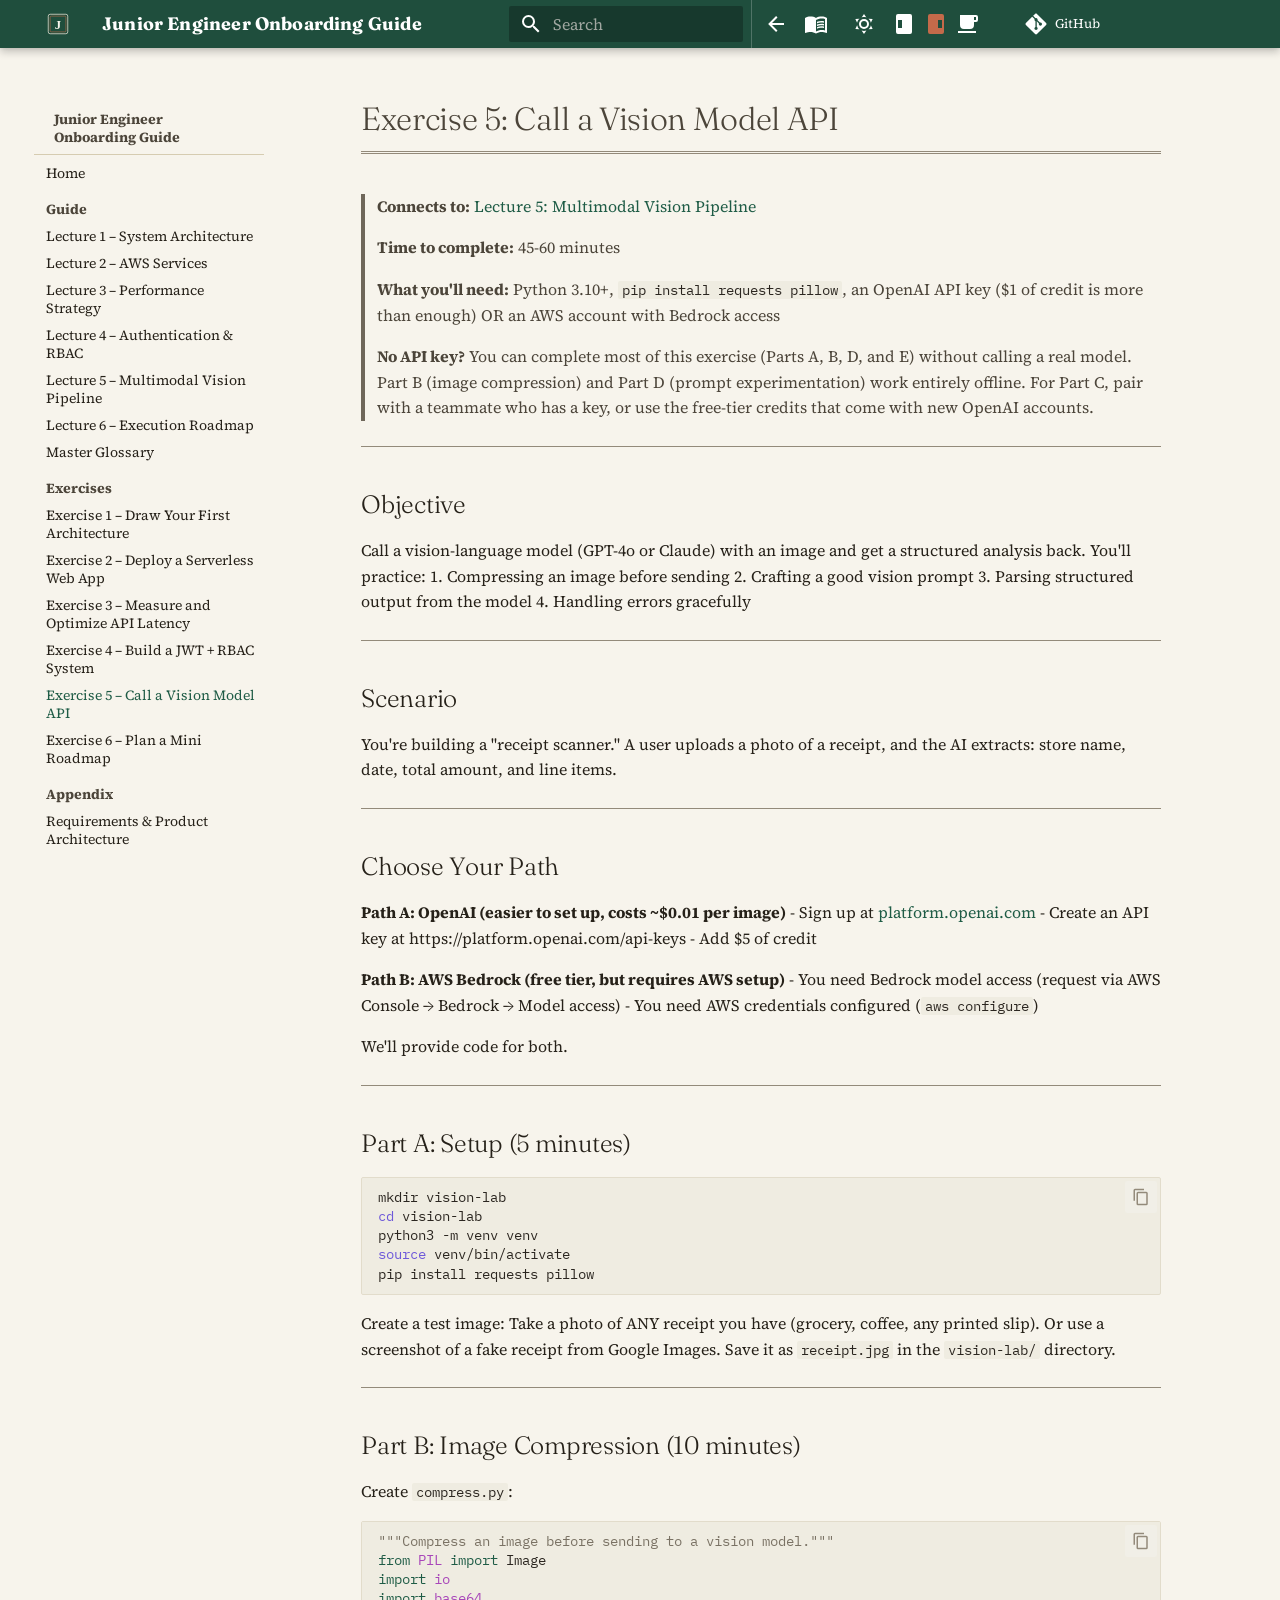
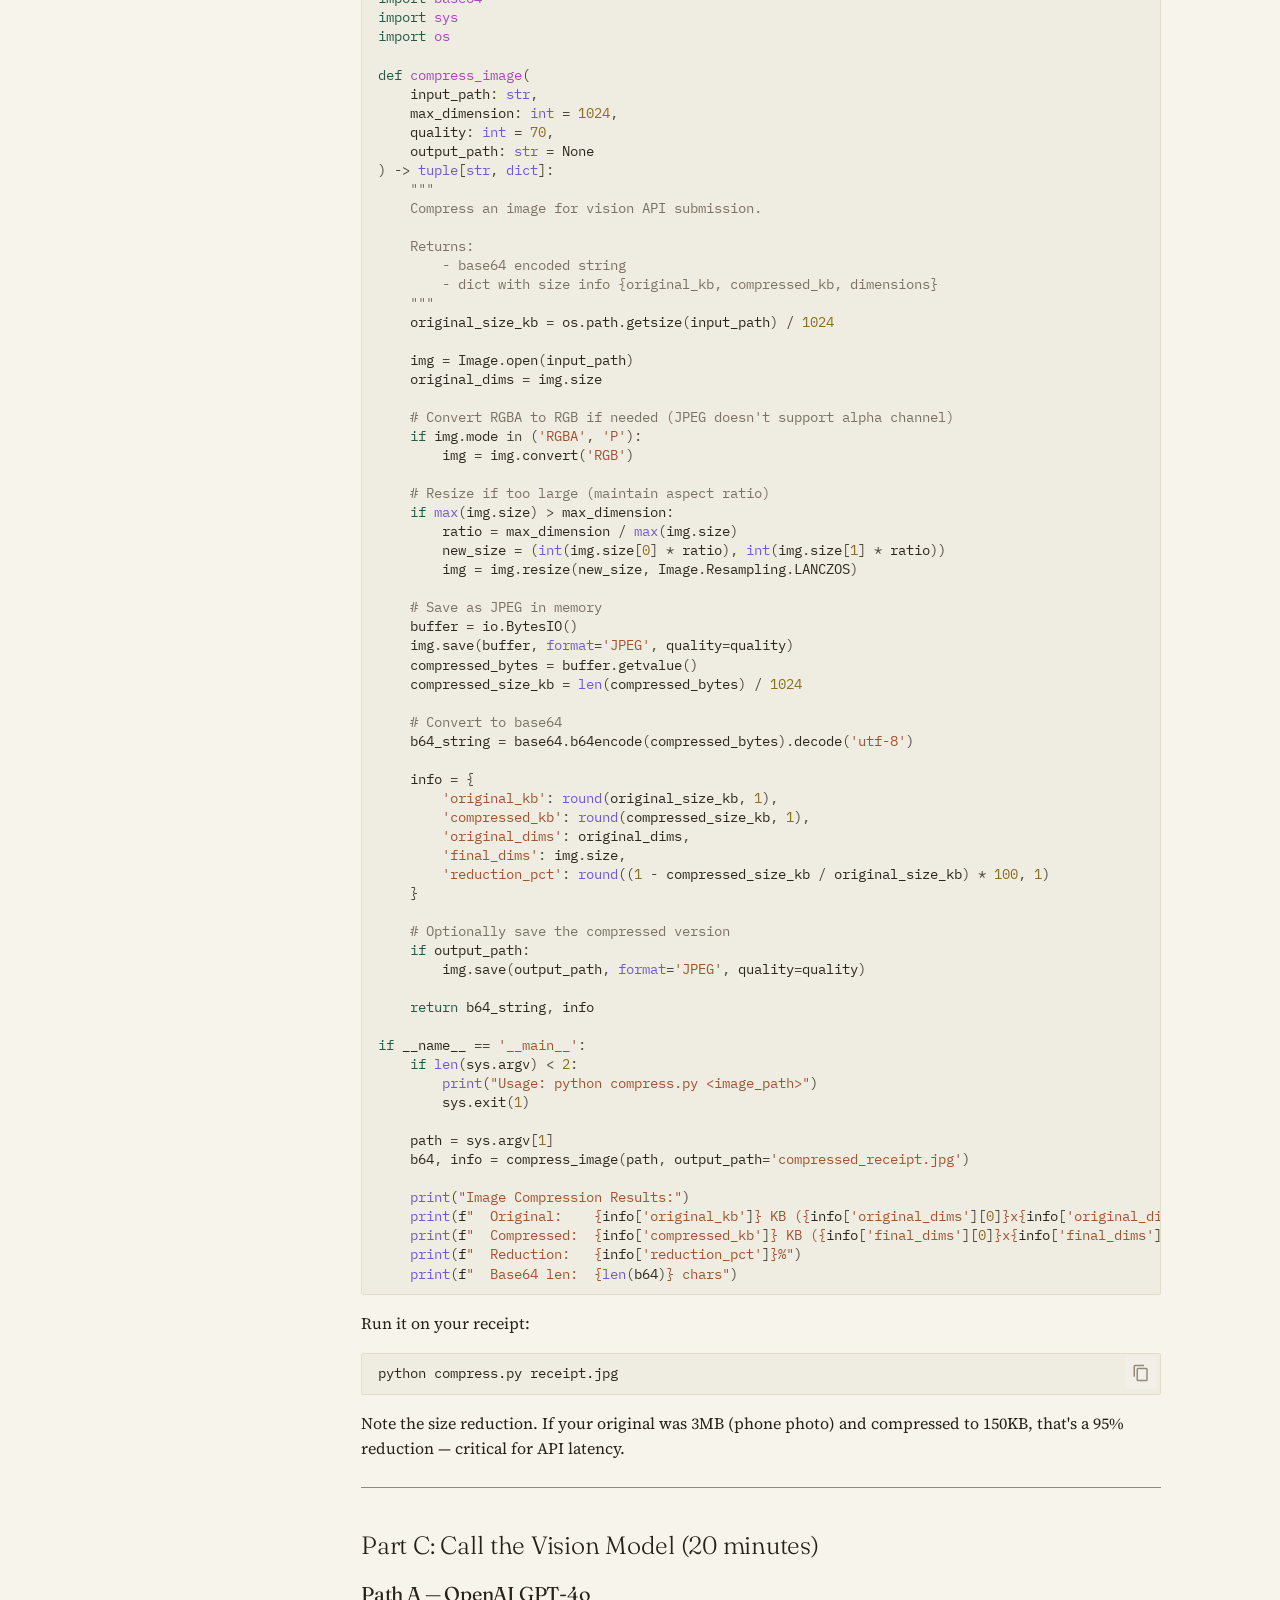
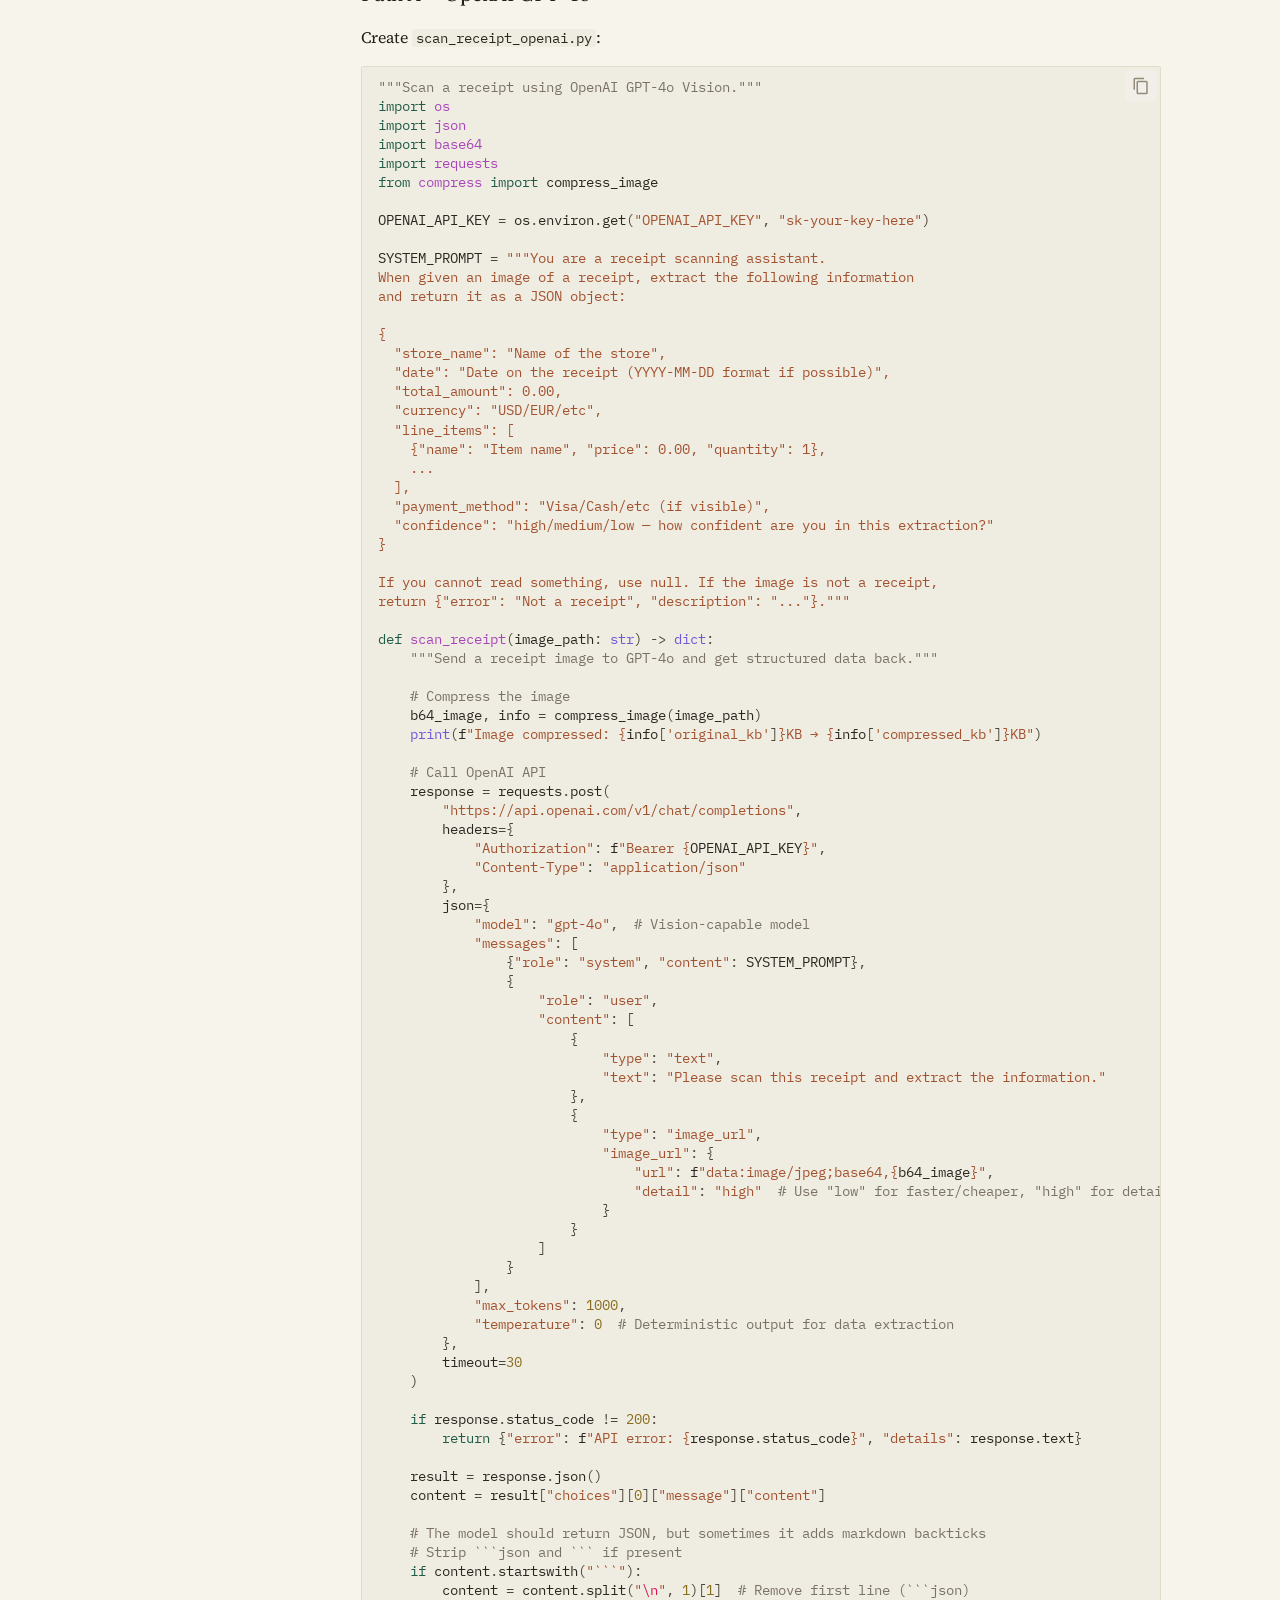
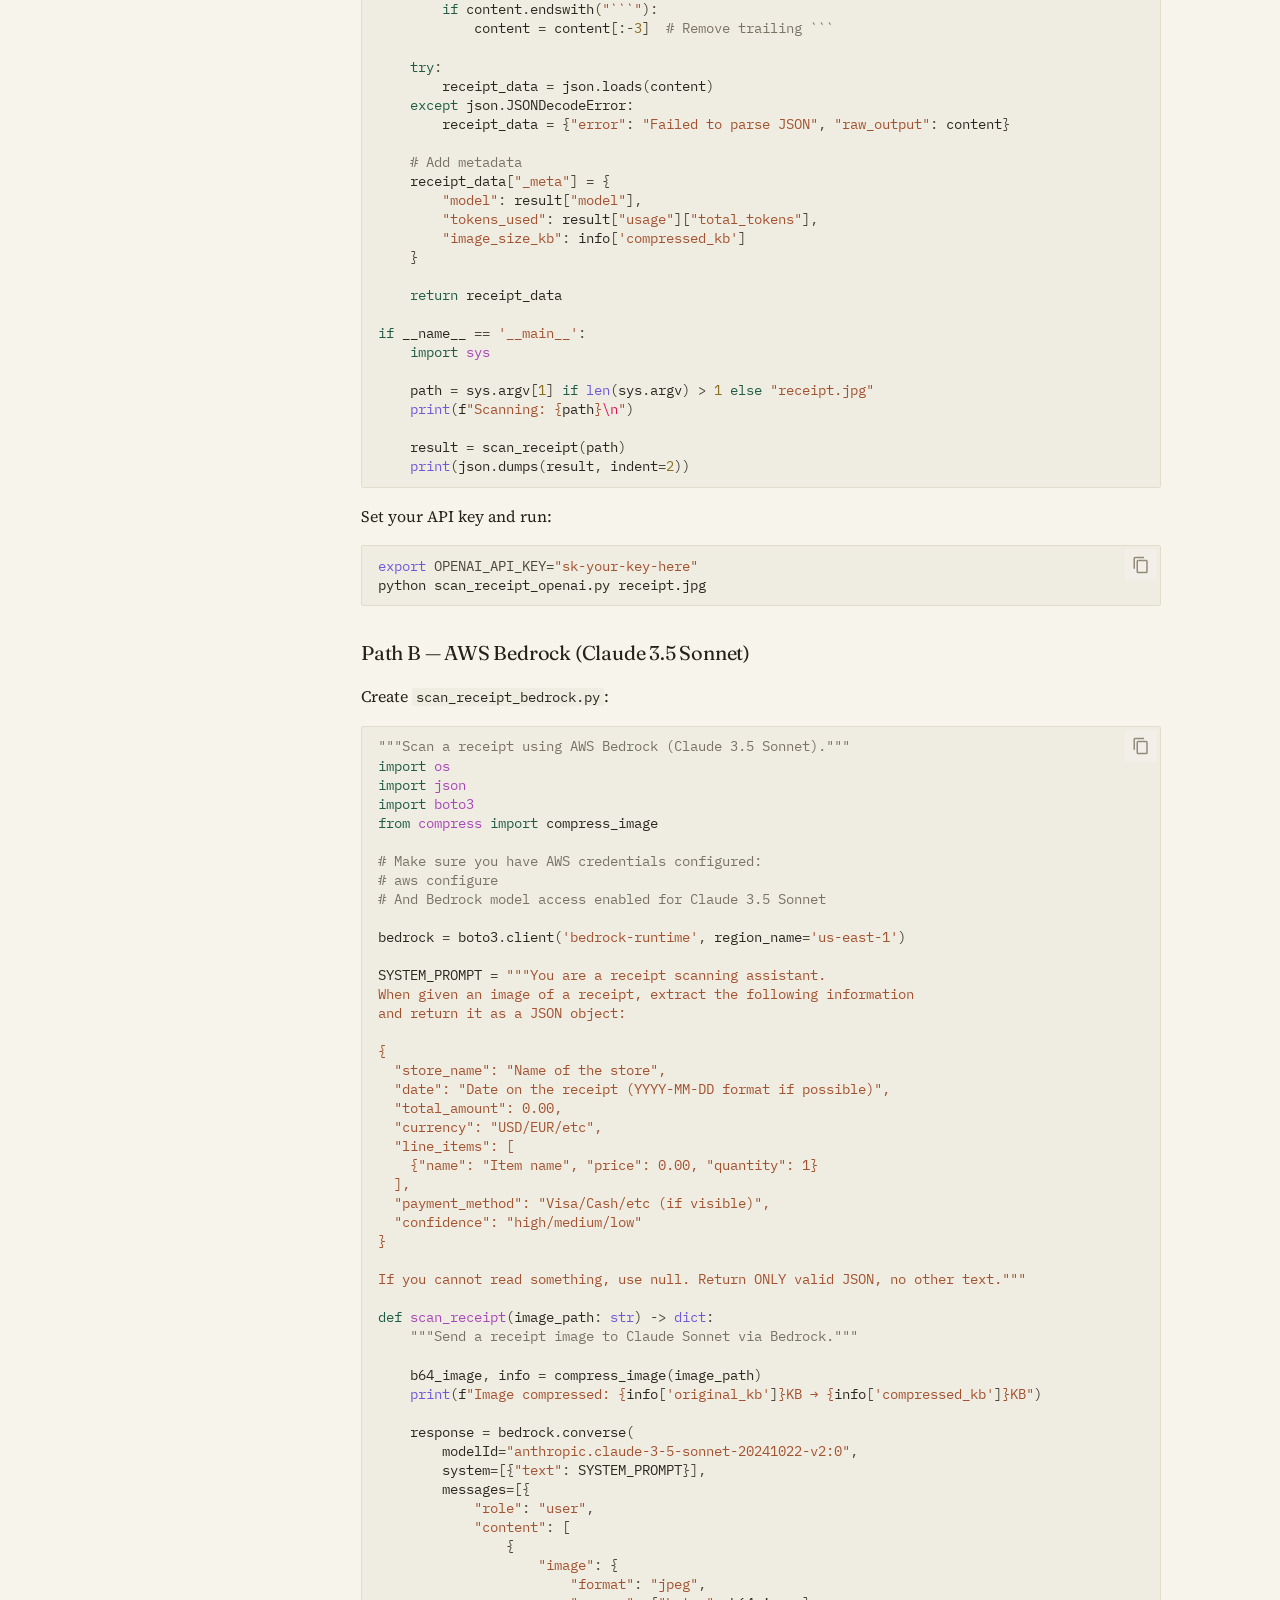
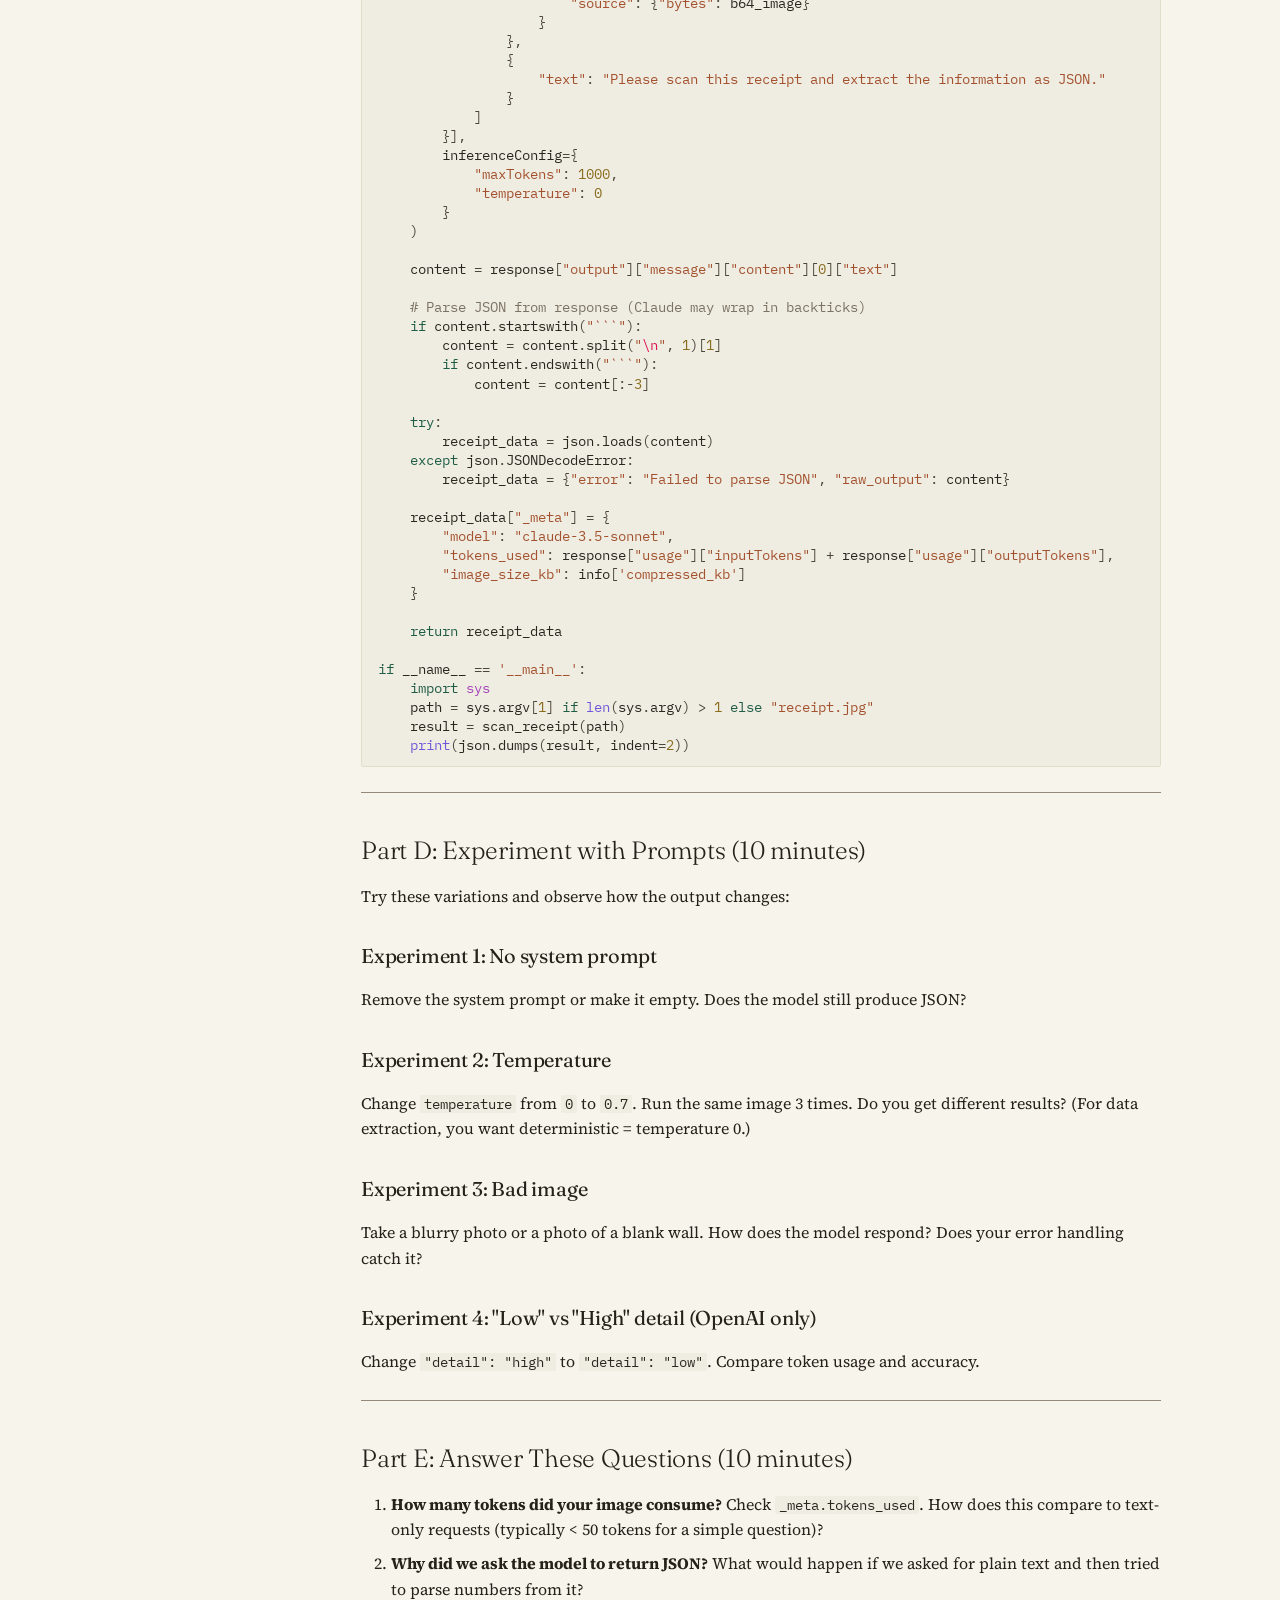
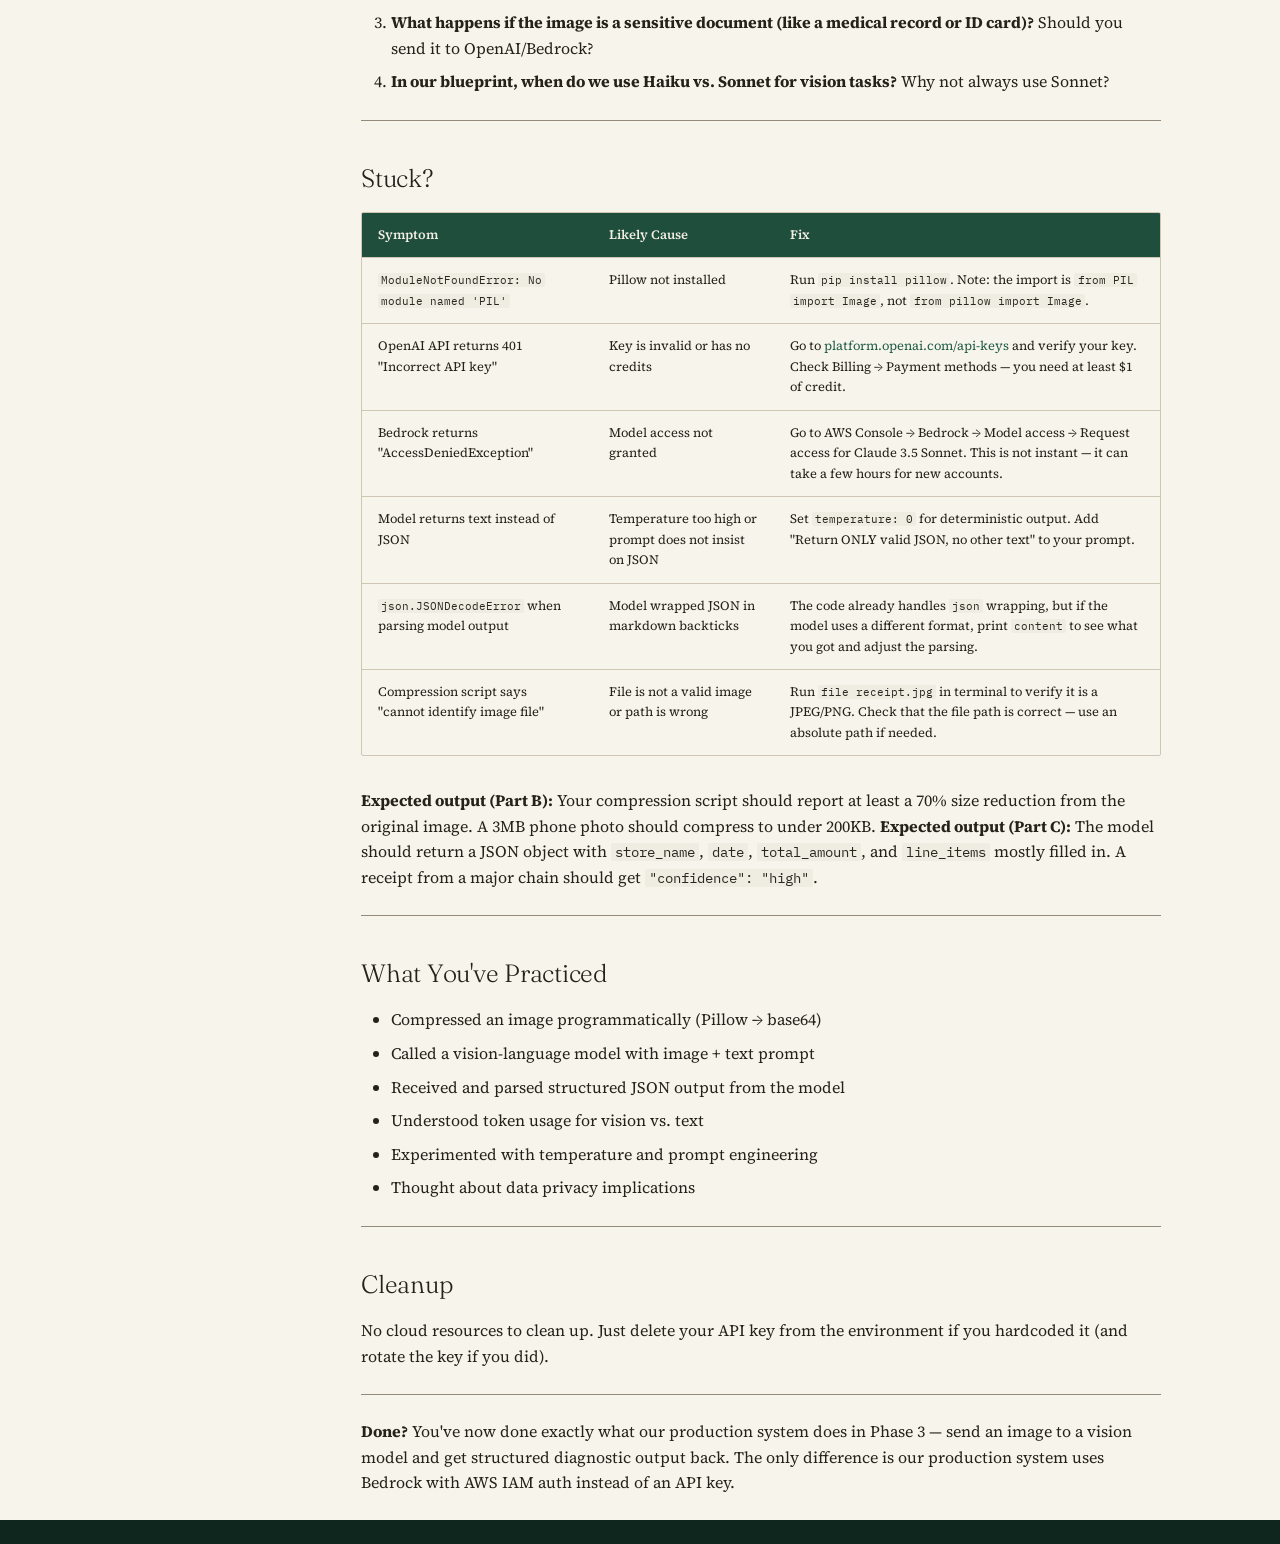
<file: guides/exercises/exercise-05-vision-api/index.html>
<!doctype html>
<html lang="en" class="no-js">
  <head>
    
      <meta charset="utf-8">
      <meta name="viewport" content="width=device-width,initial-scale=1">
      
        <meta name="description" content="Self-paced onboarding curriculum for junior software engineers — from CS theory to production systems.">
      
      
      
        <link rel="canonical" href="https://jonathanmark.github.io/jts/guides/exercises/exercise-05-vision-api/">
      
      
        <link rel="prev" href="../exercise-04-jwt-rbac/">
      
      
        <link rel="next" href="../exercise-06-project-planning/">
      
      
        
      
      
      <link rel="icon" href="../../../assets/favicon.svg">
      <meta name="generator" content="mkdocs-1.6.1, mkdocs-material-9.7.7">
    
    
      
        <title>Exercise 5 – Call a Vision Model API - Junior Engineer Onboarding Guide</title>
      
    
    
      <link rel="stylesheet" href="../../../assets/stylesheets/main.ec1eaa64.min.css">
      
        
        <link rel="stylesheet" href="../../../assets/stylesheets/palette.ab4e12ef.min.css">
      
      


    
    
      
    
    
      
        
        
        <link rel="preconnect" href="https://fonts.gstatic.com" crossorigin>
        <link rel="stylesheet" href="https://fonts.googleapis.com/css?family=Source+Serif+4:300,300i,400,400i,700,700i%7CIBM+Plex+Mono:400,400i,700,700i&display=fallback">
        <style>:root{--md-text-font:"Source Serif 4";--md-code-font:"IBM Plex Mono"}</style>
      
    
    
      <link rel="stylesheet" href="../../../stylesheets/extra.css">
    
    <script>__md_scope=new URL("../../..",location),__md_hash=e=>[...e].reduce(((e,_)=>(e<<5)-e+_.charCodeAt(0)),0),__md_get=(e,_=localStorage,t=__md_scope)=>JSON.parse(_.getItem(t.pathname+"."+e)),__md_set=(e,_,t=localStorage,a=__md_scope)=>{try{t.setItem(a.pathname+"."+e,JSON.stringify(_))}catch(e){}}</script>
    
      

    
    
  </head>
  
  
    
    
      
    
    
    
    
    <body dir="ltr" data-md-color-scheme="default" data-md-color-primary="indigo" data-md-color-accent="indigo">
  
    
    <input class="md-toggle" data-md-toggle="drawer" type="checkbox" id="__drawer" autocomplete="off">
    <input class="md-toggle" data-md-toggle="search" type="checkbox" id="__search" autocomplete="off">
    <label class="md-overlay" for="__drawer"></label>
    <div data-md-component="skip">
      
        
        <a href="#exercise-5-call-a-vision-model-api" class="md-skip">
          Skip to content
        </a>
      
    </div>
    <div data-md-component="announce">
      
    </div>
    
    
      

  

<header class="md-header md-header--shadow" data-md-component="header">
  <nav class="md-header__inner md-grid" aria-label="Header">
    <a href="../../.." title="Junior Engineer Onboarding Guide" class="md-header__button md-logo" aria-label="Junior Engineer Onboarding Guide" data-md-component="logo">
      
  <img src="../../../assets/favicon.svg" alt="logo">

    </a>
    <label class="md-header__button md-icon" for="__drawer">
      
      <svg xmlns="http://www.w3.org/2000/svg" viewBox="0 0 24 24"><path d="M3 6h18v2H3zm0 5h18v2H3zm0 5h18v2H3z"/></svg>
    </label>
    <div class="md-header__title" data-md-component="header-title">
      <div class="md-header__ellipsis">
        <div class="md-header__topic">
          <span class="md-ellipsis">
            Junior Engineer Onboarding Guide
          </span>
        </div>
        <div class="md-header__topic" data-md-component="header-topic">
          <span class="md-ellipsis">
            
              Exercise 5 – Call a Vision Model API
            
          </span>
        </div>
      </div>
    </div>
    
    
      
      
        <label class="md-header__button md-icon" for="__search">
          
          <svg xmlns="http://www.w3.org/2000/svg" viewBox="0 0 24 24"><path d="M9.5 3A6.5 6.5 0 0 1 16 9.5c0 1.61-.59 3.09-1.56 4.23l.27.27h.79l5 5-1.5 1.5-5-5v-.79l-.27-.27A6.52 6.52 0 0 1 9.5 16 6.5 6.5 0 0 1 3 9.5 6.5 6.5 0 0 1 9.5 3m0 2C7 5 5 7 5 9.5S7 14 9.5 14 14 12 14 9.5 12 5 9.5 5"/></svg>
        </label>
        <div class="md-search" data-md-component="search" role="dialog">
  <label class="md-search__overlay" for="__search"></label>
  <div class="md-search__inner" role="search">
    <form class="md-search__form" name="search">
      <input type="text" class="md-search__input" name="query" aria-label="Search" placeholder="Search" autocapitalize="off" autocorrect="off" autocomplete="off" spellcheck="false" data-md-component="search-query" required>
      <label class="md-search__icon md-icon" for="__search">
        
        <svg xmlns="http://www.w3.org/2000/svg" viewBox="0 0 24 24"><path d="M9.5 3A6.5 6.5 0 0 1 16 9.5c0 1.61-.59 3.09-1.56 4.23l.27.27h.79l5 5-1.5 1.5-5-5v-.79l-.27-.27A6.52 6.52 0 0 1 9.5 16 6.5 6.5 0 0 1 3 9.5 6.5 6.5 0 0 1 9.5 3m0 2C7 5 5 7 5 9.5S7 14 9.5 14 14 12 14 9.5 12 5 9.5 5"/></svg>
        
        <svg xmlns="http://www.w3.org/2000/svg" viewBox="0 0 24 24"><path d="M20 11v2H8l5.5 5.5-1.42 1.42L4.16 12l7.92-7.92L13.5 5.5 8 11z"/></svg>
      </label>
      <nav class="md-search__options" aria-label="Search">
        
        <button type="reset" class="md-search__icon md-icon" title="Clear" aria-label="Clear" tabindex="-1">
          
          <svg xmlns="http://www.w3.org/2000/svg" viewBox="0 0 24 24"><path d="M19 6.41 17.59 5 12 10.59 6.41 5 5 6.41 10.59 12 5 17.59 6.41 19 12 13.41 17.59 19 19 17.59 13.41 12z"/></svg>
        </button>
      </nav>
      
        <div class="md-search__suggest" data-md-component="search-suggest"></div>
      
    </form>
    <div class="md-search__output">
      <div class="md-search__scrollwrap" tabindex="0" data-md-scrollfix>
        <div class="md-search-result" data-md-component="search-result">
          <div class="md-search-result__meta">
            Initializing search
          </div>
          <ol class="md-search-result__list" role="presentation"></ol>
        </div>
      </div>
    </div>
  </div>
</div>
      
    
    <!-- Grouped header controls: back · full guide · dark/light · sidebars -->
    <div class="md-header__controls">
      <button class="md-header__button md-icon" type="button" data-md-component="back" aria-label="Go back" title="Go back">
        <svg xmlns="http://www.w3.org/2000/svg" viewBox="0 0 24 24"><path d="M20 11v2H8l5.5 5.5-1.42 1.42L4.16 12l7.92-7.92L13.5 5.5 8 11z"/></svg>
      </button>
      <a href="../../" class="md-header__button md-icon" title="Open the full guide" aria-label="Open the full guide">
        <svg xmlns="http://www.w3.org/2000/svg" viewBox="0 0 24 24"><path d="M12 21.5c-1.35-.85-3.8-1.5-5.5-1.5-1.65 0-3.35.3-4.75 1.05-.1.05-.15.05-.25.05-.25 0-.5-.25-.5-.5V6c.6-.45 1.25-.75 2-1 1.11-.35 2.33-.5 3.5-.5 1.95 0 4.05.4 5.5 1.5 1.45-1.1 3.55-1.5 5.5-1.5 1.17 0 2.39.15 3.5.5.75.25 1.4.55 2 1v14.6c0 .25-.25.5-.5.5-.1 0-.15 0-.25-.05-1.4-.75-3.1-1.05-4.75-1.05-1.7 0-4.15.65-5.5 1.5M12 8v11.5c1.35-.85 3.8-1.5 5.5-1.5 1.2 0 2.4.15 3.5.5V7c-1.1-.35-2.3-.5-3.5-.5-1.7 0-4.15.65-5.5 1.5m1 3.5c1.11-.68 2.6-1 4.5-1 .91 0 1.76.09 2.5.28V9.23c-.87-.15-1.71-.23-2.5-.23q-2.655 0-4.5.84zm4.5.17c-1.71 0-3.21.26-4.5.79v1.69c1.11-.65 2.6-.99 4.5-.99 1.04 0 1.88.08 2.5.24v-1.5c-.87-.16-1.71-.23-2.5-.23m2.5 2.9c-.87-.16-1.71-.24-2.5-.24-1.83 0-3.33.27-4.5.8v1.69c1.11-.66 2.6-.99 4.5-.99 1.04 0 1.88.08 2.5.24z"/></svg>
      </a>
      
        
          <form class="md-header__option" data-md-component="palette">
  
    
    
    
    <input class="md-option" data-md-color-media="" data-md-color-scheme="default" data-md-color-primary="indigo" data-md-color-accent="indigo"  aria-label="Switch to Paper"  type="radio" name="__palette" id="__palette_0">
    
      <label class="md-header__button md-icon" title="Switch to Paper" for="__palette_1" hidden>
        <svg xmlns="http://www.w3.org/2000/svg" viewBox="0 0 24 24"><path d="M12 7a5 5 0 0 1 5 5 5 5 0 0 1-5 5 5 5 0 0 1-5-5 5 5 0 0 1 5-5m0 2a3 3 0 0 0-3 3 3 3 0 0 0 3 3 3 3 0 0 0 3-3 3 3 0 0 0-3-3m0-7 2.39 3.42C13.65 5.15 12.84 5 12 5s-1.65.15-2.39.42zM3.34 7l4.16-.35A7.2 7.2 0 0 0 5.94 8.5c-.44.74-.69 1.5-.83 2.29zm.02 10 1.76-3.77a7.131 7.131 0 0 0 2.38 4.14zM20.65 7l-1.77 3.79a7.02 7.02 0 0 0-2.38-4.15zm-.01 10-4.14.36c.59-.51 1.12-1.14 1.54-1.86.42-.73.69-1.5.83-2.29zM12 22l-2.41-3.44c.74.27 1.55.44 2.41.44.82 0 1.63-.17 2.37-.44z"/></svg>
      </label>
    
  
    
    
    
    <input class="md-option" data-md-color-media="" data-md-color-scheme="paper" data-md-color-primary="indigo" data-md-color-accent="indigo"  aria-label="Switch to Slate"  type="radio" name="__palette" id="__palette_1">
    
      <label class="md-header__button md-icon" title="Switch to Slate" for="__palette_2" hidden>
        <svg xmlns="http://www.w3.org/2000/svg" viewBox="0 0 24 24"><path d="M12.74 5.47c2.36 1.03 3.61 3.56 3.18 5.99A6 6 0 0 1 18 16v.17a3 3 0 0 1 1-.17 3 3 0 0 1 3 3 3 3 0 0 1-3 3H6a4 4 0 0 1-4-4 4 4 0 0 1 4-4h.27C5 12.45 4.6 10.24 5.5 8.26a5.49 5.49 0 0 1 7.24-2.79m-.81 1.83c-1.77-.8-3.84.01-4.62 1.77-.46 1.02-.38 2.15.1 3.06A5.99 5.99 0 0 1 12 10c.7 0 1.38.12 2 .34a3.51 3.51 0 0 0-2.07-3.04m1.62-3.66c-.55-.24-1.1-.41-1.67-.52l2.49-1.3.9 2.89a7.7 7.7 0 0 0-1.72-1.07m-7.46.8c-.49.35-.92.75-1.29 1.19l.11-2.81 2.96.68c-.62.21-1.22.53-1.78.94M18 9.71c-.09-.59-.22-1.16-.41-1.71l2.38 1.5-2.05 2.23c.11-.65.13-1.33.08-2.02M3.04 11.3c.07.6.2 1.17.39 1.7l-2.37-1.5L3.1 9.28c-.1.65-.13 1.33-.06 2.02M19 18h-3v-2a4 4 0 0 0-4-4 4 4 0 0 0-4 4H6a2 2 0 0 0-2 2 2 2 0 0 0 2 2h13a1 1 0 0 0 1-1 1 1 0 0 0-1-1"/></svg>
      </label>
    
  
    
    
    
    <input class="md-option" data-md-color-media="" data-md-color-scheme="slate" data-md-color-primary="indigo" data-md-color-accent="indigo"  aria-label="Switch to Grey"  type="radio" name="__palette" id="__palette_2">
    
      <label class="md-header__button md-icon" title="Switch to Grey" for="__palette_3" hidden>
        <svg xmlns="http://www.w3.org/2000/svg" viewBox="0 0 24 24"><path d="m17.75 4.09-2.53 1.94.91 3.06-2.63-1.81-2.63 1.81.91-3.06-2.53-1.94L12.44 4l1.06-3 1.06 3zm3.5 6.91-1.64 1.25.59 1.98-1.7-1.17-1.7 1.17.59-1.98L15.75 11l2.06-.05L18.5 9l.69 1.95zm-2.28 4.95c.83-.08 1.72 1.1 1.19 1.85-.32.45-.66.87-1.08 1.27C15.17 23 8.84 23 4.94 19.07c-3.91-3.9-3.91-10.24 0-14.14.4-.4.82-.76 1.27-1.08.75-.53 1.93.36 1.85 1.19-.27 2.86.69 5.83 2.89 8.02a9.96 9.96 0 0 0 8.02 2.89m-1.64 2.02a12.08 12.08 0 0 1-7.8-3.47c-2.17-2.19-3.33-5-3.49-7.82-2.81 3.14-2.7 7.96.31 10.98 3.02 3.01 7.84 3.12 10.98.31"/></svg>
      </label>
    
  
    
    
    
    <input class="md-option" data-md-color-media="" data-md-color-scheme="grey" data-md-color-primary="indigo" data-md-color-accent="indigo"  aria-label="Switch to Ivory"  type="radio" name="__palette" id="__palette_3">
    
      <label class="md-header__button md-icon" title="Switch to Ivory" for="__palette_0" hidden>
        <svg xmlns="http://www.w3.org/2000/svg" viewBox="0 0 24 24"><path d="M6 19a5 5 0 0 1-5-5 5 5 0 0 1 5-5c1-2.35 3.3-4 6-4 3.43 0 6.24 2.66 6.5 6.03L19 11a4 4 0 0 1 4 4 4 4 0 0 1-4 4zm13-6h-2v-1a5 5 0 0 0-5-5c-2.5 0-4.55 1.82-4.94 4.19C6.73 11.07 6.37 11 6 11a3 3 0 0 0-3 3 3 3 0 0 0 3 3h13a2 2 0 0 0 2-2 2 2 0 0 0-2-2"/></svg>
      </label>
    
  
</form>
        
      
      
        <script>var palette=__md_get("__palette");if(palette&&palette.color){if("(prefers-color-scheme)"===palette.color.media){var media=matchMedia("(prefers-color-scheme: light)"),input=document.querySelector(media.matches?"[data-md-color-media='(prefers-color-scheme: light)']":"[data-md-color-media='(prefers-color-scheme: dark)']");palette.color.media=input.getAttribute("data-md-color-media"),palette.color.scheme=input.getAttribute("data-md-color-scheme"),palette.color.primary=input.getAttribute("data-md-color-primary"),palette.color.accent=input.getAttribute("data-md-color-accent")}for(var[key,value]of Object.entries(palette.color))document.body.setAttribute("data-md-color-"+key,value)}</script>
      
      <button class="md-header__button md-icon" type="button" data-md-toggle="nav" aria-label="Toggle navigation sidebar">
        <svg xmlns="http://www.w3.org/2000/svg" viewBox="0 0 24 24"><path d="M6 2h12a2 2 0 0 1 2 2v16a2 2 0 0 1-2 2H6a2 2 0 0 1-2-2V4a2 2 0 0 1 2-2m0 6v8h4V8z"/></svg>
      </button>
      <button class="md-header__button md-icon" type="button" data-md-toggle="toc" aria-label="Toggle table of contents">
        <svg xmlns="http://www.w3.org/2000/svg" viewBox="0 0 24 24"><path d="M6 2h12a2 2 0 0 1 2 2v16a2 2 0 0 1-2 2H6a2 2 0 0 1-2-2V4a2 2 0 0 1 2-2m8 6v8h4V8z"/></svg>
      </button>
      <button class="md-header__button md-icon" type="button" data-md-component="toasts" aria-label="Toggle toasts">
        <svg xmlns="http://www.w3.org/2000/svg" viewBox="0 0 24 24"><path d="M2 21h18v-2H2M20 8h-2V5h2m0-2H4v10a4 4 0 0 0 4 4h6a4 4 0 0 0 4-4v-3h2a2 2 0 0 0 2-2V5a2 2 0 0 0-2-2"/></svg>
      </button>
    </div>
    
      <div class="md-header__source">
        <a href="https://github.com/jonathanmark/jts" title="Go to repository" class="md-source" data-md-component="source">
  <div class="md-source__icon md-icon">
    
    <svg xmlns="http://www.w3.org/2000/svg" viewBox="0 0 448 512"><!--! Font Awesome Free 7.1.0 by @fontawesome - https://fontawesome.com License - https://fontawesome.com/license/free (Icons: CC BY 4.0, Fonts: SIL OFL 1.1, Code: MIT License) Copyright 2025 Fonticons, Inc.--><path d="M439.6 236.1 244 40.5c-5.4-5.5-12.8-8.5-20.4-8.5s-15 3-20.4 8.4L162.5 81l51.5 51.5c27.1-9.1 52.7 16.8 43.4 43.7l49.7 49.7c34.2-11.8 61.2 31 35.5 56.7-26.5 26.5-70.2-2.9-56-37.3L240.3 199v121.9c25.3 12.5 22.3 41.8 9.1 55-6.4 6.4-15.2 10.1-24.3 10.1s-17.8-3.6-24.3-10.1c-17.6-17.6-11.1-46.9 11.2-56v-123c-20.8-8.5-24.6-30.7-18.6-45L142.6 101 8.5 235.1C3 240.6 0 247.9 0 255.5s3 15 8.5 20.4l195.6 195.7c5.4 5.4 12.7 8.4 20.4 8.4s15-3 20.4-8.4l194.7-194.7c5.4-5.4 8.4-12.8 8.4-20.4s-3-15-8.4-20.4"/></svg>
  </div>
  <div class="md-source__repository">
    GitHub
  </div>
</a>
      </div>
    
  </nav>
  
</header>
    
    <div class="md-container" data-md-component="container">
      
      
        
          
        
      
      <main class="md-main" data-md-component="main">
        <div class="md-main__inner md-grid">
          
            
              
              <div class="md-sidebar md-sidebar--primary" data-md-component="sidebar" data-md-type="navigation" >
                <div class="md-sidebar__scrollwrap">
                  <div class="md-sidebar__inner">
                    



<nav class="md-nav md-nav--primary" aria-label="Navigation" data-md-level="0">
  <label class="md-nav__title" for="__drawer">
    <a href="../../.." title="Junior Engineer Onboarding Guide" class="md-nav__button md-logo" aria-label="Junior Engineer Onboarding Guide" data-md-component="logo">
      
  <img src="../../../assets/favicon.svg" alt="logo">

    </a>
    Junior Engineer Onboarding Guide
  </label>
  
    <div class="md-nav__source">
      <a href="https://github.com/jonathanmark/jts" title="Go to repository" class="md-source" data-md-component="source">
  <div class="md-source__icon md-icon">
    
    <svg xmlns="http://www.w3.org/2000/svg" viewBox="0 0 448 512"><!--! Font Awesome Free 7.1.0 by @fontawesome - https://fontawesome.com License - https://fontawesome.com/license/free (Icons: CC BY 4.0, Fonts: SIL OFL 1.1, Code: MIT License) Copyright 2025 Fonticons, Inc.--><path d="M439.6 236.1 244 40.5c-5.4-5.5-12.8-8.5-20.4-8.5s-15 3-20.4 8.4L162.5 81l51.5 51.5c27.1-9.1 52.7 16.8 43.4 43.7l49.7 49.7c34.2-11.8 61.2 31 35.5 56.7-26.5 26.5-70.2-2.9-56-37.3L240.3 199v121.9c25.3 12.5 22.3 41.8 9.1 55-6.4 6.4-15.2 10.1-24.3 10.1s-17.8-3.6-24.3-10.1c-17.6-17.6-11.1-46.9 11.2-56v-123c-20.8-8.5-24.6-30.7-18.6-45L142.6 101 8.5 235.1C3 240.6 0 247.9 0 255.5s3 15 8.5 20.4l195.6 195.7c5.4 5.4 12.7 8.4 20.4 8.4s15-3 20.4-8.4l194.7-194.7c5.4-5.4 8.4-12.8 8.4-20.4s-3-15-8.4-20.4"/></svg>
  </div>
  <div class="md-source__repository">
    GitHub
  </div>
</a>
    </div>
  
  <ul class="md-nav__list" data-md-scrollfix>
    
      
      
  
  
  
  
    <li class="md-nav__item">
      <a href="../../.." class="md-nav__link">
        
  
  
  <span class="md-ellipsis">
    
  
    Home
  

    
  </span>
  
  

      </a>
    </li>
  

    
      
      
  
  
  
  
    
    
    
    
      
        
        
      
    
    
    <li class="md-nav__item md-nav__item--section md-nav__item--nested">
      
        
        
        <input class="md-nav__toggle md-toggle " type="checkbox" id="__nav_2" >
        
          
          <label class="md-nav__link" for="__nav_2" id="__nav_2_label" tabindex="">
            
  
  
  <span class="md-ellipsis">
    
  
    Guide
  

    
  </span>
  
  

            <span class="md-nav__icon md-icon"></span>
          </label>
        
        <nav class="md-nav" data-md-level="1" aria-labelledby="__nav_2_label" aria-expanded="false">
          <label class="md-nav__title" for="__nav_2">
            <span class="md-nav__icon md-icon"></span>
            
  
    Guide
  

          </label>
          <ul class="md-nav__list" data-md-scrollfix>
            
              
                
  
  
  
  
    <li class="md-nav__item">
      <a href="../../#1-system-architecture" class="md-nav__link">
        
  
  
  <span class="md-ellipsis">
    
  
    Lecture 1 – System Architecture
  

    
  </span>
  
  

      </a>
    </li>
  

              
            
              
                
  
  
  
  
    <li class="md-nav__item">
      <a href="../../#2-aws-services" class="md-nav__link">
        
  
  
  <span class="md-ellipsis">
    
  
    Lecture 2 – AWS Services
  

    
  </span>
  
  

      </a>
    </li>
  

              
            
              
                
  
  
  
  
    <li class="md-nav__item">
      <a href="../../#3-performance-strategy" class="md-nav__link">
        
  
  
  <span class="md-ellipsis">
    
  
    Lecture 3 – Performance Strategy
  

    
  </span>
  
  

      </a>
    </li>
  

              
            
              
                
  
  
  
  
    <li class="md-nav__item">
      <a href="../../#4-authentication-rbac" class="md-nav__link">
        
  
  
  <span class="md-ellipsis">
    
  
    Lecture 4 – Authentication & RBAC
  

    
  </span>
  
  

      </a>
    </li>
  

              
            
              
                
  
  
  
  
    <li class="md-nav__item">
      <a href="../../#5-multimodal-vision-pipeline" class="md-nav__link">
        
  
  
  <span class="md-ellipsis">
    
  
    Lecture 5 – Multimodal Vision Pipeline
  

    
  </span>
  
  

      </a>
    </li>
  

              
            
              
                
  
  
  
  
    <li class="md-nav__item">
      <a href="../../#6-execution-roadmap" class="md-nav__link">
        
  
  
  <span class="md-ellipsis">
    
  
    Lecture 6 – Execution Roadmap
  

    
  </span>
  
  

      </a>
    </li>
  

              
            
              
                
  
  
  
  
    <li class="md-nav__item">
      <a href="../../#master-glossary" class="md-nav__link">
        
  
  
  <span class="md-ellipsis">
    
  
    Master Glossary
  

    
  </span>
  
  

      </a>
    </li>
  

              
            
          </ul>
        </nav>
      
    </li>
  

    
      
      
  
  
    
  
  
  
    
    
    
    
      
        
        
      
    
    
    <li class="md-nav__item md-nav__item--active md-nav__item--section md-nav__item--nested">
      
        
        
        <input class="md-nav__toggle md-toggle " type="checkbox" id="__nav_3" checked>
        
          
          <label class="md-nav__link" for="__nav_3" id="__nav_3_label" tabindex="">
            
  
  
  <span class="md-ellipsis">
    
  
    Exercises
  

    
  </span>
  
  

            <span class="md-nav__icon md-icon"></span>
          </label>
        
        <nav class="md-nav" data-md-level="1" aria-labelledby="__nav_3_label" aria-expanded="true">
          <label class="md-nav__title" for="__nav_3">
            <span class="md-nav__icon md-icon"></span>
            
  
    Exercises
  

          </label>
          <ul class="md-nav__list" data-md-scrollfix>
            
              
                
  
  
  
  
    <li class="md-nav__item">
      <a href="../exercise-01-draw-architecture/" class="md-nav__link">
        
  
  
  <span class="md-ellipsis">
    
  
    Exercise 1 – Draw Your First Architecture
  

    
  </span>
  
  

      </a>
    </li>
  

              
            
              
                
  
  
  
  
    <li class="md-nav__item">
      <a href="../exercise-02-cloud-services-mapping/" class="md-nav__link">
        
  
  
  <span class="md-ellipsis">
    
  
    Exercise 2 – Deploy a Serverless Web App
  

    
  </span>
  
  

      </a>
    </li>
  

              
            
              
                
  
  
  
  
    <li class="md-nav__item">
      <a href="../exercise-03-latency-budget/" class="md-nav__link">
        
  
  
  <span class="md-ellipsis">
    
  
    Exercise 3 – Measure and Optimize API Latency
  

    
  </span>
  
  

      </a>
    </li>
  

              
            
              
                
  
  
  
  
    <li class="md-nav__item">
      <a href="../exercise-04-jwt-rbac/" class="md-nav__link">
        
  
  
  <span class="md-ellipsis">
    
  
    Exercise 4 – Build a JWT + RBAC System
  

    
  </span>
  
  

      </a>
    </li>
  

              
            
              
                
  
  
    
  
  
  
    <li class="md-nav__item md-nav__item--active">
      
      <input class="md-nav__toggle md-toggle" type="checkbox" id="__toc">
      
      
        
      
      
        <label class="md-nav__link md-nav__link--active" for="__toc">
          
  
  
  <span class="md-ellipsis">
    
  
    Exercise 5 – Call a Vision Model API
  

    
  </span>
  
  

          <span class="md-nav__icon md-icon"></span>
        </label>
      
      <a href="./" class="md-nav__link md-nav__link--active">
        
  
  
  <span class="md-ellipsis">
    
  
    Exercise 5 – Call a Vision Model API
  

    
  </span>
  
  

      </a>
      
        

<nav class="md-nav md-nav--secondary" aria-label="Table of contents">
  
  
    <label class="md-nav__title" for="__toc">
      <span class="md-nav__icon md-icon"></span>
      Table of contents
    </label>
    <ul class="md-nav__list" data-md-component="toc" data-md-scrollfix>
      
        <li class="md-nav__item">
  <a href="#exercise-5-call-a-vision-model-api" class="md-nav__link">
    <span class="md-ellipsis">
      
        Exercise 5: Call a Vision Model API
      
    </span>
  </a>
  
    <nav class="md-nav" aria-label="Exercise 5: Call a Vision Model API">
      <ul class="md-nav__list">
        
          <li class="md-nav__item">
  <a href="#objective" class="md-nav__link">
    <span class="md-ellipsis">
      
        Objective
      
    </span>
  </a>
  
</li>
        
          <li class="md-nav__item">
  <a href="#scenario" class="md-nav__link">
    <span class="md-ellipsis">
      
        Scenario
      
    </span>
  </a>
  
</li>
        
          <li class="md-nav__item">
  <a href="#choose-your-path" class="md-nav__link">
    <span class="md-ellipsis">
      
        Choose Your Path
      
    </span>
  </a>
  
</li>
        
          <li class="md-nav__item">
  <a href="#part-a-setup-5-minutes" class="md-nav__link">
    <span class="md-ellipsis">
      
        Part A: Setup (5 minutes)
      
    </span>
  </a>
  
</li>
        
          <li class="md-nav__item">
  <a href="#part-b-image-compression-10-minutes" class="md-nav__link">
    <span class="md-ellipsis">
      
        Part B: Image Compression (10 minutes)
      
    </span>
  </a>
  
</li>
        
          <li class="md-nav__item">
  <a href="#part-c-call-the-vision-model-20-minutes" class="md-nav__link">
    <span class="md-ellipsis">
      
        Part C: Call the Vision Model (20 minutes)
      
    </span>
  </a>
  
    <nav class="md-nav" aria-label="Part C: Call the Vision Model (20 minutes)">
      <ul class="md-nav__list">
        
          <li class="md-nav__item">
  <a href="#path-a-openai-gpt-4o" class="md-nav__link">
    <span class="md-ellipsis">
      
        Path A — OpenAI GPT-4o
      
    </span>
  </a>
  
</li>
        
          <li class="md-nav__item">
  <a href="#path-b-aws-bedrock-claude-35-sonnet" class="md-nav__link">
    <span class="md-ellipsis">
      
        Path B — AWS Bedrock (Claude 3.5 Sonnet)
      
    </span>
  </a>
  
</li>
        
      </ul>
    </nav>
  
</li>
        
          <li class="md-nav__item">
  <a href="#part-d-experiment-with-prompts-10-minutes" class="md-nav__link">
    <span class="md-ellipsis">
      
        Part D: Experiment with Prompts (10 minutes)
      
    </span>
  </a>
  
    <nav class="md-nav" aria-label="Part D: Experiment with Prompts (10 minutes)">
      <ul class="md-nav__list">
        
          <li class="md-nav__item">
  <a href="#experiment-1-no-system-prompt" class="md-nav__link">
    <span class="md-ellipsis">
      
        Experiment 1: No system prompt
      
    </span>
  </a>
  
</li>
        
          <li class="md-nav__item">
  <a href="#experiment-2-temperature" class="md-nav__link">
    <span class="md-ellipsis">
      
        Experiment 2: Temperature
      
    </span>
  </a>
  
</li>
        
          <li class="md-nav__item">
  <a href="#experiment-3-bad-image" class="md-nav__link">
    <span class="md-ellipsis">
      
        Experiment 3: Bad image
      
    </span>
  </a>
  
</li>
        
          <li class="md-nav__item">
  <a href="#experiment-4-low-vs-high-detail-openai-only" class="md-nav__link">
    <span class="md-ellipsis">
      
        Experiment 4: "Low" vs "High" detail (OpenAI only)
      
    </span>
  </a>
  
</li>
        
      </ul>
    </nav>
  
</li>
        
          <li class="md-nav__item">
  <a href="#part-e-answer-these-questions-10-minutes" class="md-nav__link">
    <span class="md-ellipsis">
      
        Part E: Answer These Questions (10 minutes)
      
    </span>
  </a>
  
</li>
        
          <li class="md-nav__item">
  <a href="#stuck" class="md-nav__link">
    <span class="md-ellipsis">
      
        Stuck?
      
    </span>
  </a>
  
</li>
        
          <li class="md-nav__item">
  <a href="#what-youve-practiced" class="md-nav__link">
    <span class="md-ellipsis">
      
        What You've Practiced
      
    </span>
  </a>
  
</li>
        
          <li class="md-nav__item">
  <a href="#cleanup" class="md-nav__link">
    <span class="md-ellipsis">
      
        Cleanup
      
    </span>
  </a>
  
</li>
        
      </ul>
    </nav>
  
</li>
      
    </ul>
  
</nav>
      
    </li>
  

              
            
              
                
  
  
  
  
    <li class="md-nav__item">
      <a href="../exercise-06-project-planning/" class="md-nav__link">
        
  
  
  <span class="md-ellipsis">
    
  
    Exercise 6 – Plan a Mini Roadmap
  

    
  </span>
  
  

      </a>
    </li>
  

              
            
          </ul>
        </nav>
      
    </li>
  

    
      
      
  
  
  
  
    
    
    
    
      
        
        
      
    
    
    <li class="md-nav__item md-nav__item--section md-nav__item--nested">
      
        
        
        <input class="md-nav__toggle md-toggle " type="checkbox" id="__nav_4" >
        
          
          <label class="md-nav__link" for="__nav_4" id="__nav_4_label" tabindex="">
            
  
  
  <span class="md-ellipsis">
    
  
    Appendix
  

    
  </span>
  
  

            <span class="md-nav__icon md-icon"></span>
          </label>
        
        <nav class="md-nav" data-md-level="1" aria-labelledby="__nav_4_label" aria-expanded="false">
          <label class="md-nav__title" for="__nav_4">
            <span class="md-nav__icon md-icon"></span>
            
  
    Appendix
  

          </label>
          <ul class="md-nav__list" data-md-scrollfix>
            
              
                
  
  
  
  
    <li class="md-nav__item">
      <a href="../../../requirements-and-architecture/" class="md-nav__link">
        
  
  
  <span class="md-ellipsis">
    
  
    Requirements & Product Architecture
  

    
  </span>
  
  

      </a>
    </li>
  

              
            
          </ul>
        </nav>
      
    </li>
  

    
  </ul>
</nav>
                  </div>
                </div>
              </div>
            
            
              
              <div class="md-sidebar md-sidebar--secondary" data-md-component="sidebar" data-md-type="toc" >
                <div class="md-sidebar__scrollwrap">
                  <div class="md-sidebar__inner">
                    

<nav class="md-nav md-nav--secondary" aria-label="Table of contents">
  
  
    <label class="md-nav__title" for="__toc">
      <span class="md-nav__icon md-icon"></span>
      Table of contents
    </label>
    <ul class="md-nav__list" data-md-component="toc" data-md-scrollfix>
      
        <li class="md-nav__item">
  <a href="#exercise-5-call-a-vision-model-api" class="md-nav__link">
    <span class="md-ellipsis">
      
        Exercise 5: Call a Vision Model API
      
    </span>
  </a>
  
    <nav class="md-nav" aria-label="Exercise 5: Call a Vision Model API">
      <ul class="md-nav__list">
        
          <li class="md-nav__item">
  <a href="#objective" class="md-nav__link">
    <span class="md-ellipsis">
      
        Objective
      
    </span>
  </a>
  
</li>
        
          <li class="md-nav__item">
  <a href="#scenario" class="md-nav__link">
    <span class="md-ellipsis">
      
        Scenario
      
    </span>
  </a>
  
</li>
        
          <li class="md-nav__item">
  <a href="#choose-your-path" class="md-nav__link">
    <span class="md-ellipsis">
      
        Choose Your Path
      
    </span>
  </a>
  
</li>
        
          <li class="md-nav__item">
  <a href="#part-a-setup-5-minutes" class="md-nav__link">
    <span class="md-ellipsis">
      
        Part A: Setup (5 minutes)
      
    </span>
  </a>
  
</li>
        
          <li class="md-nav__item">
  <a href="#part-b-image-compression-10-minutes" class="md-nav__link">
    <span class="md-ellipsis">
      
        Part B: Image Compression (10 minutes)
      
    </span>
  </a>
  
</li>
        
          <li class="md-nav__item">
  <a href="#part-c-call-the-vision-model-20-minutes" class="md-nav__link">
    <span class="md-ellipsis">
      
        Part C: Call the Vision Model (20 minutes)
      
    </span>
  </a>
  
    <nav class="md-nav" aria-label="Part C: Call the Vision Model (20 minutes)">
      <ul class="md-nav__list">
        
          <li class="md-nav__item">
  <a href="#path-a-openai-gpt-4o" class="md-nav__link">
    <span class="md-ellipsis">
      
        Path A — OpenAI GPT-4o
      
    </span>
  </a>
  
</li>
        
          <li class="md-nav__item">
  <a href="#path-b-aws-bedrock-claude-35-sonnet" class="md-nav__link">
    <span class="md-ellipsis">
      
        Path B — AWS Bedrock (Claude 3.5 Sonnet)
      
    </span>
  </a>
  
</li>
        
      </ul>
    </nav>
  
</li>
        
          <li class="md-nav__item">
  <a href="#part-d-experiment-with-prompts-10-minutes" class="md-nav__link">
    <span class="md-ellipsis">
      
        Part D: Experiment with Prompts (10 minutes)
      
    </span>
  </a>
  
    <nav class="md-nav" aria-label="Part D: Experiment with Prompts (10 minutes)">
      <ul class="md-nav__list">
        
          <li class="md-nav__item">
  <a href="#experiment-1-no-system-prompt" class="md-nav__link">
    <span class="md-ellipsis">
      
        Experiment 1: No system prompt
      
    </span>
  </a>
  
</li>
        
          <li class="md-nav__item">
  <a href="#experiment-2-temperature" class="md-nav__link">
    <span class="md-ellipsis">
      
        Experiment 2: Temperature
      
    </span>
  </a>
  
</li>
        
          <li class="md-nav__item">
  <a href="#experiment-3-bad-image" class="md-nav__link">
    <span class="md-ellipsis">
      
        Experiment 3: Bad image
      
    </span>
  </a>
  
</li>
        
          <li class="md-nav__item">
  <a href="#experiment-4-low-vs-high-detail-openai-only" class="md-nav__link">
    <span class="md-ellipsis">
      
        Experiment 4: "Low" vs "High" detail (OpenAI only)
      
    </span>
  </a>
  
</li>
        
      </ul>
    </nav>
  
</li>
        
          <li class="md-nav__item">
  <a href="#part-e-answer-these-questions-10-minutes" class="md-nav__link">
    <span class="md-ellipsis">
      
        Part E: Answer These Questions (10 minutes)
      
    </span>
  </a>
  
</li>
        
          <li class="md-nav__item">
  <a href="#stuck" class="md-nav__link">
    <span class="md-ellipsis">
      
        Stuck?
      
    </span>
  </a>
  
</li>
        
          <li class="md-nav__item">
  <a href="#what-youve-practiced" class="md-nav__link">
    <span class="md-ellipsis">
      
        What You've Practiced
      
    </span>
  </a>
  
</li>
        
          <li class="md-nav__item">
  <a href="#cleanup" class="md-nav__link">
    <span class="md-ellipsis">
      
        Cleanup
      
    </span>
  </a>
  
</li>
        
      </ul>
    </nav>
  
</li>
      
    </ul>
  
</nav>
                  </div>
                </div>
              </div>
            
          
          
            <div class="md-content" data-md-component="content">
              
              <article class="md-content__inner md-typeset">
                
                  


  
  


<h1 id="exercise-5-call-a-vision-model-api">Exercise 5: Call a Vision Model API<a class="headerlink" href="#exercise-5-call-a-vision-model-api" title="Permanent link">&para;</a></h1>
<blockquote>
<p><strong>Connects to:</strong> <a href="../../#5-multimodal-vision-pipeline">Lecture 5: Multimodal Vision Pipeline</a></p>
<p><strong>Time to complete:</strong> 45-60 minutes</p>
<p><strong>What you'll need:</strong> Python 3.10+, <code>pip install requests pillow</code>, an OpenAI API key ($1 of credit is more than enough) OR an AWS account with Bedrock access</p>
<p><strong>No API key?</strong> You can complete most of this exercise (Parts A, B, D, and E) without calling a real model. Part B (image compression) and Part D (prompt experimentation) work entirely offline. For Part C, pair with a teammate who has a key, or use the free-tier credits that come with new OpenAI accounts.</p>
</blockquote>
<hr />
<h2 id="objective">Objective<a class="headerlink" href="#objective" title="Permanent link">&para;</a></h2>
<p>Call a vision-language model (GPT-4o or Claude) with an image and get a structured analysis back. You'll practice:
1. Compressing an image before sending
2. Crafting a good vision prompt
3. Parsing structured output from the model
4. Handling errors gracefully</p>
<hr />
<h2 id="scenario">Scenario<a class="headerlink" href="#scenario" title="Permanent link">&para;</a></h2>
<p>You're building a "receipt scanner." A user uploads a photo of a receipt, and the AI extracts: store name, date, total amount, and line items.</p>
<hr />
<h2 id="choose-your-path">Choose Your Path<a class="headerlink" href="#choose-your-path" title="Permanent link">&para;</a></h2>
<p><strong>Path A: OpenAI (easier to set up, costs ~$0.01 per image)</strong>
- Sign up at <a href="https://platform.openai.com">platform.openai.com</a>
- Create an API key at https://platform.openai.com/api-keys
- Add $5 of credit</p>
<p><strong>Path B: AWS Bedrock (free tier, but requires AWS setup)</strong>
- You need Bedrock model access (request via AWS Console → Bedrock → Model access)
- You need AWS credentials configured (<code>aws configure</code>)</p>
<p>We'll provide code for both.</p>
<hr />
<h2 id="part-a-setup-5-minutes">Part A: Setup (5 minutes)<a class="headerlink" href="#part-a-setup-5-minutes" title="Permanent link">&para;</a></h2>
<div class="highlight"><pre><span></span><code>mkdir<span class="w"> </span>vision-lab
<span class="nb">cd</span><span class="w"> </span>vision-lab
python3<span class="w"> </span>-m<span class="w"> </span>venv<span class="w"> </span>venv
<span class="nb">source</span><span class="w"> </span>venv/bin/activate
pip<span class="w"> </span>install<span class="w"> </span>requests<span class="w"> </span>pillow
</code></pre></div>
<p>Create a test image: Take a photo of ANY receipt you have (grocery, coffee, any printed slip). Or use a screenshot of a fake receipt from Google Images. Save it as <code>receipt.jpg</code> in the <code>vision-lab/</code> directory.</p>
<hr />
<h2 id="part-b-image-compression-10-minutes">Part B: Image Compression (10 minutes)<a class="headerlink" href="#part-b-image-compression-10-minutes" title="Permanent link">&para;</a></h2>
<p>Create <code>compress.py</code>:</p>
<div class="highlight"><pre><span></span><code><span class="sd">&quot;&quot;&quot;Compress an image before sending to a vision model.&quot;&quot;&quot;</span>
<span class="kn">from</span><span class="w"> </span><span class="nn">PIL</span><span class="w"> </span><span class="kn">import</span> <span class="n">Image</span>
<span class="kn">import</span><span class="w"> </span><span class="nn">io</span>
<span class="kn">import</span><span class="w"> </span><span class="nn">base64</span>
<span class="kn">import</span><span class="w"> </span><span class="nn">sys</span>
<span class="kn">import</span><span class="w"> </span><span class="nn">os</span>

<span class="k">def</span><span class="w"> </span><span class="nf">compress_image</span><span class="p">(</span>
    <span class="n">input_path</span><span class="p">:</span> <span class="nb">str</span><span class="p">,</span>
    <span class="n">max_dimension</span><span class="p">:</span> <span class="nb">int</span> <span class="o">=</span> <span class="mi">1024</span><span class="p">,</span>
    <span class="n">quality</span><span class="p">:</span> <span class="nb">int</span> <span class="o">=</span> <span class="mi">70</span><span class="p">,</span>
    <span class="n">output_path</span><span class="p">:</span> <span class="nb">str</span> <span class="o">=</span> <span class="kc">None</span>
<span class="p">)</span> <span class="o">-&gt;</span> <span class="nb">tuple</span><span class="p">[</span><span class="nb">str</span><span class="p">,</span> <span class="nb">dict</span><span class="p">]:</span>
<span class="w">    </span><span class="sd">&quot;&quot;&quot;</span>
<span class="sd">    Compress an image for vision API submission.</span>

<span class="sd">    Returns:</span>
<span class="sd">        - base64 encoded string</span>
<span class="sd">        - dict with size info {original_kb, compressed_kb, dimensions}</span>
<span class="sd">    &quot;&quot;&quot;</span>
    <span class="n">original_size_kb</span> <span class="o">=</span> <span class="n">os</span><span class="o">.</span><span class="n">path</span><span class="o">.</span><span class="n">getsize</span><span class="p">(</span><span class="n">input_path</span><span class="p">)</span> <span class="o">/</span> <span class="mi">1024</span>

    <span class="n">img</span> <span class="o">=</span> <span class="n">Image</span><span class="o">.</span><span class="n">open</span><span class="p">(</span><span class="n">input_path</span><span class="p">)</span>
    <span class="n">original_dims</span> <span class="o">=</span> <span class="n">img</span><span class="o">.</span><span class="n">size</span>

    <span class="c1"># Convert RGBA to RGB if needed (JPEG doesn&#39;t support alpha channel)</span>
    <span class="k">if</span> <span class="n">img</span><span class="o">.</span><span class="n">mode</span> <span class="ow">in</span> <span class="p">(</span><span class="s1">&#39;RGBA&#39;</span><span class="p">,</span> <span class="s1">&#39;P&#39;</span><span class="p">):</span>
        <span class="n">img</span> <span class="o">=</span> <span class="n">img</span><span class="o">.</span><span class="n">convert</span><span class="p">(</span><span class="s1">&#39;RGB&#39;</span><span class="p">)</span>

    <span class="c1"># Resize if too large (maintain aspect ratio)</span>
    <span class="k">if</span> <span class="nb">max</span><span class="p">(</span><span class="n">img</span><span class="o">.</span><span class="n">size</span><span class="p">)</span> <span class="o">&gt;</span> <span class="n">max_dimension</span><span class="p">:</span>
        <span class="n">ratio</span> <span class="o">=</span> <span class="n">max_dimension</span> <span class="o">/</span> <span class="nb">max</span><span class="p">(</span><span class="n">img</span><span class="o">.</span><span class="n">size</span><span class="p">)</span>
        <span class="n">new_size</span> <span class="o">=</span> <span class="p">(</span><span class="nb">int</span><span class="p">(</span><span class="n">img</span><span class="o">.</span><span class="n">size</span><span class="p">[</span><span class="mi">0</span><span class="p">]</span> <span class="o">*</span> <span class="n">ratio</span><span class="p">),</span> <span class="nb">int</span><span class="p">(</span><span class="n">img</span><span class="o">.</span><span class="n">size</span><span class="p">[</span><span class="mi">1</span><span class="p">]</span> <span class="o">*</span> <span class="n">ratio</span><span class="p">))</span>
        <span class="n">img</span> <span class="o">=</span> <span class="n">img</span><span class="o">.</span><span class="n">resize</span><span class="p">(</span><span class="n">new_size</span><span class="p">,</span> <span class="n">Image</span><span class="o">.</span><span class="n">Resampling</span><span class="o">.</span><span class="n">LANCZOS</span><span class="p">)</span>

    <span class="c1"># Save as JPEG in memory</span>
    <span class="n">buffer</span> <span class="o">=</span> <span class="n">io</span><span class="o">.</span><span class="n">BytesIO</span><span class="p">()</span>
    <span class="n">img</span><span class="o">.</span><span class="n">save</span><span class="p">(</span><span class="n">buffer</span><span class="p">,</span> <span class="nb">format</span><span class="o">=</span><span class="s1">&#39;JPEG&#39;</span><span class="p">,</span> <span class="n">quality</span><span class="o">=</span><span class="n">quality</span><span class="p">)</span>
    <span class="n">compressed_bytes</span> <span class="o">=</span> <span class="n">buffer</span><span class="o">.</span><span class="n">getvalue</span><span class="p">()</span>
    <span class="n">compressed_size_kb</span> <span class="o">=</span> <span class="nb">len</span><span class="p">(</span><span class="n">compressed_bytes</span><span class="p">)</span> <span class="o">/</span> <span class="mi">1024</span>

    <span class="c1"># Convert to base64</span>
    <span class="n">b64_string</span> <span class="o">=</span> <span class="n">base64</span><span class="o">.</span><span class="n">b64encode</span><span class="p">(</span><span class="n">compressed_bytes</span><span class="p">)</span><span class="o">.</span><span class="n">decode</span><span class="p">(</span><span class="s1">&#39;utf-8&#39;</span><span class="p">)</span>

    <span class="n">info</span> <span class="o">=</span> <span class="p">{</span>
        <span class="s1">&#39;original_kb&#39;</span><span class="p">:</span> <span class="nb">round</span><span class="p">(</span><span class="n">original_size_kb</span><span class="p">,</span> <span class="mi">1</span><span class="p">),</span>
        <span class="s1">&#39;compressed_kb&#39;</span><span class="p">:</span> <span class="nb">round</span><span class="p">(</span><span class="n">compressed_size_kb</span><span class="p">,</span> <span class="mi">1</span><span class="p">),</span>
        <span class="s1">&#39;original_dims&#39;</span><span class="p">:</span> <span class="n">original_dims</span><span class="p">,</span>
        <span class="s1">&#39;final_dims&#39;</span><span class="p">:</span> <span class="n">img</span><span class="o">.</span><span class="n">size</span><span class="p">,</span>
        <span class="s1">&#39;reduction_pct&#39;</span><span class="p">:</span> <span class="nb">round</span><span class="p">((</span><span class="mi">1</span> <span class="o">-</span> <span class="n">compressed_size_kb</span> <span class="o">/</span> <span class="n">original_size_kb</span><span class="p">)</span> <span class="o">*</span> <span class="mi">100</span><span class="p">,</span> <span class="mi">1</span><span class="p">)</span>
    <span class="p">}</span>

    <span class="c1"># Optionally save the compressed version</span>
    <span class="k">if</span> <span class="n">output_path</span><span class="p">:</span>
        <span class="n">img</span><span class="o">.</span><span class="n">save</span><span class="p">(</span><span class="n">output_path</span><span class="p">,</span> <span class="nb">format</span><span class="o">=</span><span class="s1">&#39;JPEG&#39;</span><span class="p">,</span> <span class="n">quality</span><span class="o">=</span><span class="n">quality</span><span class="p">)</span>

    <span class="k">return</span> <span class="n">b64_string</span><span class="p">,</span> <span class="n">info</span>

<span class="k">if</span> <span class="vm">__name__</span> <span class="o">==</span> <span class="s1">&#39;__main__&#39;</span><span class="p">:</span>
    <span class="k">if</span> <span class="nb">len</span><span class="p">(</span><span class="n">sys</span><span class="o">.</span><span class="n">argv</span><span class="p">)</span> <span class="o">&lt;</span> <span class="mi">2</span><span class="p">:</span>
        <span class="nb">print</span><span class="p">(</span><span class="s2">&quot;Usage: python compress.py &lt;image_path&gt;&quot;</span><span class="p">)</span>
        <span class="n">sys</span><span class="o">.</span><span class="n">exit</span><span class="p">(</span><span class="mi">1</span><span class="p">)</span>

    <span class="n">path</span> <span class="o">=</span> <span class="n">sys</span><span class="o">.</span><span class="n">argv</span><span class="p">[</span><span class="mi">1</span><span class="p">]</span>
    <span class="n">b64</span><span class="p">,</span> <span class="n">info</span> <span class="o">=</span> <span class="n">compress_image</span><span class="p">(</span><span class="n">path</span><span class="p">,</span> <span class="n">output_path</span><span class="o">=</span><span class="s1">&#39;compressed_receipt.jpg&#39;</span><span class="p">)</span>

    <span class="nb">print</span><span class="p">(</span><span class="s2">&quot;Image Compression Results:&quot;</span><span class="p">)</span>
    <span class="nb">print</span><span class="p">(</span><span class="sa">f</span><span class="s2">&quot;  Original:    </span><span class="si">{</span><span class="n">info</span><span class="p">[</span><span class="s1">&#39;original_kb&#39;</span><span class="p">]</span><span class="si">}</span><span class="s2"> KB (</span><span class="si">{</span><span class="n">info</span><span class="p">[</span><span class="s1">&#39;original_dims&#39;</span><span class="p">][</span><span class="mi">0</span><span class="p">]</span><span class="si">}</span><span class="s2">x</span><span class="si">{</span><span class="n">info</span><span class="p">[</span><span class="s1">&#39;original_dims&#39;</span><span class="p">][</span><span class="mi">1</span><span class="p">]</span><span class="si">}</span><span class="s2">)&quot;</span><span class="p">)</span>
    <span class="nb">print</span><span class="p">(</span><span class="sa">f</span><span class="s2">&quot;  Compressed:  </span><span class="si">{</span><span class="n">info</span><span class="p">[</span><span class="s1">&#39;compressed_kb&#39;</span><span class="p">]</span><span class="si">}</span><span class="s2"> KB (</span><span class="si">{</span><span class="n">info</span><span class="p">[</span><span class="s1">&#39;final_dims&#39;</span><span class="p">][</span><span class="mi">0</span><span class="p">]</span><span class="si">}</span><span class="s2">x</span><span class="si">{</span><span class="n">info</span><span class="p">[</span><span class="s1">&#39;final_dims&#39;</span><span class="p">][</span><span class="mi">1</span><span class="p">]</span><span class="si">}</span><span class="s2">)&quot;</span><span class="p">)</span>
    <span class="nb">print</span><span class="p">(</span><span class="sa">f</span><span class="s2">&quot;  Reduction:   </span><span class="si">{</span><span class="n">info</span><span class="p">[</span><span class="s1">&#39;reduction_pct&#39;</span><span class="p">]</span><span class="si">}</span><span class="s2">%&quot;</span><span class="p">)</span>
    <span class="nb">print</span><span class="p">(</span><span class="sa">f</span><span class="s2">&quot;  Base64 len:  </span><span class="si">{</span><span class="nb">len</span><span class="p">(</span><span class="n">b64</span><span class="p">)</span><span class="si">}</span><span class="s2"> chars&quot;</span><span class="p">)</span>
</code></pre></div>
<p>Run it on your receipt:
<div class="highlight"><pre><span></span><code>python<span class="w"> </span>compress.py<span class="w"> </span>receipt.jpg
</code></pre></div></p>
<p>Note the size reduction. If your original was 3MB (phone photo) and compressed to 150KB, that's a 95% reduction — critical for API latency.</p>
<hr />
<h2 id="part-c-call-the-vision-model-20-minutes">Part C: Call the Vision Model (20 minutes)<a class="headerlink" href="#part-c-call-the-vision-model-20-minutes" title="Permanent link">&para;</a></h2>
<h3 id="path-a-openai-gpt-4o">Path A — OpenAI GPT-4o<a class="headerlink" href="#path-a-openai-gpt-4o" title="Permanent link">&para;</a></h3>
<p>Create <code>scan_receipt_openai.py</code>:</p>
<div class="highlight"><pre><span></span><code><span class="sd">&quot;&quot;&quot;Scan a receipt using OpenAI GPT-4o Vision.&quot;&quot;&quot;</span>
<span class="kn">import</span><span class="w"> </span><span class="nn">os</span>
<span class="kn">import</span><span class="w"> </span><span class="nn">json</span>
<span class="kn">import</span><span class="w"> </span><span class="nn">base64</span>
<span class="kn">import</span><span class="w"> </span><span class="nn">requests</span>
<span class="kn">from</span><span class="w"> </span><span class="nn">compress</span><span class="w"> </span><span class="kn">import</span> <span class="n">compress_image</span>

<span class="n">OPENAI_API_KEY</span> <span class="o">=</span> <span class="n">os</span><span class="o">.</span><span class="n">environ</span><span class="o">.</span><span class="n">get</span><span class="p">(</span><span class="s2">&quot;OPENAI_API_KEY&quot;</span><span class="p">,</span> <span class="s2">&quot;sk-your-key-here&quot;</span><span class="p">)</span>

<span class="n">SYSTEM_PROMPT</span> <span class="o">=</span> <span class="s2">&quot;&quot;&quot;You are a receipt scanning assistant. </span>
<span class="s2">When given an image of a receipt, extract the following information </span>
<span class="s2">and return it as a JSON object:</span>

<span class="s2">{</span>
<span class="s2">  &quot;store_name&quot;: &quot;Name of the store&quot;,</span>
<span class="s2">  &quot;date&quot;: &quot;Date on the receipt (YYYY-MM-DD format if possible)&quot;,</span>
<span class="s2">  &quot;total_amount&quot;: 0.00,</span>
<span class="s2">  &quot;currency&quot;: &quot;USD/EUR/etc&quot;,</span>
<span class="s2">  &quot;line_items&quot;: [</span>
<span class="s2">    {&quot;name&quot;: &quot;Item name&quot;, &quot;price&quot;: 0.00, &quot;quantity&quot;: 1},</span>
<span class="s2">    ...</span>
<span class="s2">  ],</span>
<span class="s2">  &quot;payment_method&quot;: &quot;Visa/Cash/etc (if visible)&quot;,</span>
<span class="s2">  &quot;confidence&quot;: &quot;high/medium/low — how confident are you in this extraction?&quot;</span>
<span class="s2">}</span>

<span class="s2">If you cannot read something, use null. If the image is not a receipt, </span>
<span class="s2">return {&quot;error&quot;: &quot;Not a receipt&quot;, &quot;description&quot;: &quot;...&quot;}.&quot;&quot;&quot;</span>

<span class="k">def</span><span class="w"> </span><span class="nf">scan_receipt</span><span class="p">(</span><span class="n">image_path</span><span class="p">:</span> <span class="nb">str</span><span class="p">)</span> <span class="o">-&gt;</span> <span class="nb">dict</span><span class="p">:</span>
<span class="w">    </span><span class="sd">&quot;&quot;&quot;Send a receipt image to GPT-4o and get structured data back.&quot;&quot;&quot;</span>

    <span class="c1"># Compress the image</span>
    <span class="n">b64_image</span><span class="p">,</span> <span class="n">info</span> <span class="o">=</span> <span class="n">compress_image</span><span class="p">(</span><span class="n">image_path</span><span class="p">)</span>
    <span class="nb">print</span><span class="p">(</span><span class="sa">f</span><span class="s2">&quot;Image compressed: </span><span class="si">{</span><span class="n">info</span><span class="p">[</span><span class="s1">&#39;original_kb&#39;</span><span class="p">]</span><span class="si">}</span><span class="s2">KB → </span><span class="si">{</span><span class="n">info</span><span class="p">[</span><span class="s1">&#39;compressed_kb&#39;</span><span class="p">]</span><span class="si">}</span><span class="s2">KB&quot;</span><span class="p">)</span>

    <span class="c1"># Call OpenAI API</span>
    <span class="n">response</span> <span class="o">=</span> <span class="n">requests</span><span class="o">.</span><span class="n">post</span><span class="p">(</span>
        <span class="s2">&quot;https://api.openai.com/v1/chat/completions&quot;</span><span class="p">,</span>
        <span class="n">headers</span><span class="o">=</span><span class="p">{</span>
            <span class="s2">&quot;Authorization&quot;</span><span class="p">:</span> <span class="sa">f</span><span class="s2">&quot;Bearer </span><span class="si">{</span><span class="n">OPENAI_API_KEY</span><span class="si">}</span><span class="s2">&quot;</span><span class="p">,</span>
            <span class="s2">&quot;Content-Type&quot;</span><span class="p">:</span> <span class="s2">&quot;application/json&quot;</span>
        <span class="p">},</span>
        <span class="n">json</span><span class="o">=</span><span class="p">{</span>
            <span class="s2">&quot;model&quot;</span><span class="p">:</span> <span class="s2">&quot;gpt-4o&quot;</span><span class="p">,</span>  <span class="c1"># Vision-capable model</span>
            <span class="s2">&quot;messages&quot;</span><span class="p">:</span> <span class="p">[</span>
                <span class="p">{</span><span class="s2">&quot;role&quot;</span><span class="p">:</span> <span class="s2">&quot;system&quot;</span><span class="p">,</span> <span class="s2">&quot;content&quot;</span><span class="p">:</span> <span class="n">SYSTEM_PROMPT</span><span class="p">},</span>
                <span class="p">{</span>
                    <span class="s2">&quot;role&quot;</span><span class="p">:</span> <span class="s2">&quot;user&quot;</span><span class="p">,</span>
                    <span class="s2">&quot;content&quot;</span><span class="p">:</span> <span class="p">[</span>
                        <span class="p">{</span>
                            <span class="s2">&quot;type&quot;</span><span class="p">:</span> <span class="s2">&quot;text&quot;</span><span class="p">,</span>
                            <span class="s2">&quot;text&quot;</span><span class="p">:</span> <span class="s2">&quot;Please scan this receipt and extract the information.&quot;</span>
                        <span class="p">},</span>
                        <span class="p">{</span>
                            <span class="s2">&quot;type&quot;</span><span class="p">:</span> <span class="s2">&quot;image_url&quot;</span><span class="p">,</span>
                            <span class="s2">&quot;image_url&quot;</span><span class="p">:</span> <span class="p">{</span>
                                <span class="s2">&quot;url&quot;</span><span class="p">:</span> <span class="sa">f</span><span class="s2">&quot;data:image/jpeg;base64,</span><span class="si">{</span><span class="n">b64_image</span><span class="si">}</span><span class="s2">&quot;</span><span class="p">,</span>
                                <span class="s2">&quot;detail&quot;</span><span class="p">:</span> <span class="s2">&quot;high&quot;</span>  <span class="c1"># Use &quot;low&quot; for faster/cheaper, &quot;high&quot; for detailed</span>
                            <span class="p">}</span>
                        <span class="p">}</span>
                    <span class="p">]</span>
                <span class="p">}</span>
            <span class="p">],</span>
            <span class="s2">&quot;max_tokens&quot;</span><span class="p">:</span> <span class="mi">1000</span><span class="p">,</span>
            <span class="s2">&quot;temperature&quot;</span><span class="p">:</span> <span class="mi">0</span>  <span class="c1"># Deterministic output for data extraction</span>
        <span class="p">},</span>
        <span class="n">timeout</span><span class="o">=</span><span class="mi">30</span>
    <span class="p">)</span>

    <span class="k">if</span> <span class="n">response</span><span class="o">.</span><span class="n">status_code</span> <span class="o">!=</span> <span class="mi">200</span><span class="p">:</span>
        <span class="k">return</span> <span class="p">{</span><span class="s2">&quot;error&quot;</span><span class="p">:</span> <span class="sa">f</span><span class="s2">&quot;API error: </span><span class="si">{</span><span class="n">response</span><span class="o">.</span><span class="n">status_code</span><span class="si">}</span><span class="s2">&quot;</span><span class="p">,</span> <span class="s2">&quot;details&quot;</span><span class="p">:</span> <span class="n">response</span><span class="o">.</span><span class="n">text</span><span class="p">}</span>

    <span class="n">result</span> <span class="o">=</span> <span class="n">response</span><span class="o">.</span><span class="n">json</span><span class="p">()</span>
    <span class="n">content</span> <span class="o">=</span> <span class="n">result</span><span class="p">[</span><span class="s2">&quot;choices&quot;</span><span class="p">][</span><span class="mi">0</span><span class="p">][</span><span class="s2">&quot;message&quot;</span><span class="p">][</span><span class="s2">&quot;content&quot;</span><span class="p">]</span>

    <span class="c1"># The model should return JSON, but sometimes it adds markdown backticks</span>
    <span class="c1"># Strip ```json and ``` if present</span>
    <span class="k">if</span> <span class="n">content</span><span class="o">.</span><span class="n">startswith</span><span class="p">(</span><span class="s2">&quot;```&quot;</span><span class="p">):</span>
        <span class="n">content</span> <span class="o">=</span> <span class="n">content</span><span class="o">.</span><span class="n">split</span><span class="p">(</span><span class="s2">&quot;</span><span class="se">\n</span><span class="s2">&quot;</span><span class="p">,</span> <span class="mi">1</span><span class="p">)[</span><span class="mi">1</span><span class="p">]</span>  <span class="c1"># Remove first line (```json)</span>
        <span class="k">if</span> <span class="n">content</span><span class="o">.</span><span class="n">endswith</span><span class="p">(</span><span class="s2">&quot;```&quot;</span><span class="p">):</span>
            <span class="n">content</span> <span class="o">=</span> <span class="n">content</span><span class="p">[:</span><span class="o">-</span><span class="mi">3</span><span class="p">]</span>  <span class="c1"># Remove trailing ```</span>

    <span class="k">try</span><span class="p">:</span>
        <span class="n">receipt_data</span> <span class="o">=</span> <span class="n">json</span><span class="o">.</span><span class="n">loads</span><span class="p">(</span><span class="n">content</span><span class="p">)</span>
    <span class="k">except</span> <span class="n">json</span><span class="o">.</span><span class="n">JSONDecodeError</span><span class="p">:</span>
        <span class="n">receipt_data</span> <span class="o">=</span> <span class="p">{</span><span class="s2">&quot;error&quot;</span><span class="p">:</span> <span class="s2">&quot;Failed to parse JSON&quot;</span><span class="p">,</span> <span class="s2">&quot;raw_output&quot;</span><span class="p">:</span> <span class="n">content</span><span class="p">}</span>

    <span class="c1"># Add metadata</span>
    <span class="n">receipt_data</span><span class="p">[</span><span class="s2">&quot;_meta&quot;</span><span class="p">]</span> <span class="o">=</span> <span class="p">{</span>
        <span class="s2">&quot;model&quot;</span><span class="p">:</span> <span class="n">result</span><span class="p">[</span><span class="s2">&quot;model&quot;</span><span class="p">],</span>
        <span class="s2">&quot;tokens_used&quot;</span><span class="p">:</span> <span class="n">result</span><span class="p">[</span><span class="s2">&quot;usage&quot;</span><span class="p">][</span><span class="s2">&quot;total_tokens&quot;</span><span class="p">],</span>
        <span class="s2">&quot;image_size_kb&quot;</span><span class="p">:</span> <span class="n">info</span><span class="p">[</span><span class="s1">&#39;compressed_kb&#39;</span><span class="p">]</span>
    <span class="p">}</span>

    <span class="k">return</span> <span class="n">receipt_data</span>

<span class="k">if</span> <span class="vm">__name__</span> <span class="o">==</span> <span class="s1">&#39;__main__&#39;</span><span class="p">:</span>
    <span class="kn">import</span><span class="w"> </span><span class="nn">sys</span>

    <span class="n">path</span> <span class="o">=</span> <span class="n">sys</span><span class="o">.</span><span class="n">argv</span><span class="p">[</span><span class="mi">1</span><span class="p">]</span> <span class="k">if</span> <span class="nb">len</span><span class="p">(</span><span class="n">sys</span><span class="o">.</span><span class="n">argv</span><span class="p">)</span> <span class="o">&gt;</span> <span class="mi">1</span> <span class="k">else</span> <span class="s2">&quot;receipt.jpg&quot;</span>
    <span class="nb">print</span><span class="p">(</span><span class="sa">f</span><span class="s2">&quot;Scanning: </span><span class="si">{</span><span class="n">path</span><span class="si">}</span><span class="se">\n</span><span class="s2">&quot;</span><span class="p">)</span>

    <span class="n">result</span> <span class="o">=</span> <span class="n">scan_receipt</span><span class="p">(</span><span class="n">path</span><span class="p">)</span>
    <span class="nb">print</span><span class="p">(</span><span class="n">json</span><span class="o">.</span><span class="n">dumps</span><span class="p">(</span><span class="n">result</span><span class="p">,</span> <span class="n">indent</span><span class="o">=</span><span class="mi">2</span><span class="p">))</span>
</code></pre></div>
<p>Set your API key and run:
<div class="highlight"><pre><span></span><code><span class="nb">export</span><span class="w"> </span><span class="nv">OPENAI_API_KEY</span><span class="o">=</span><span class="s2">&quot;sk-your-key-here&quot;</span>
python<span class="w"> </span>scan_receipt_openai.py<span class="w"> </span>receipt.jpg
</code></pre></div></p>
<h3 id="path-b-aws-bedrock-claude-35-sonnet">Path B — AWS Bedrock (Claude 3.5 Sonnet)<a class="headerlink" href="#path-b-aws-bedrock-claude-35-sonnet" title="Permanent link">&para;</a></h3>
<p>Create <code>scan_receipt_bedrock.py</code>:</p>
<div class="highlight"><pre><span></span><code><span class="sd">&quot;&quot;&quot;Scan a receipt using AWS Bedrock (Claude 3.5 Sonnet).&quot;&quot;&quot;</span>
<span class="kn">import</span><span class="w"> </span><span class="nn">os</span>
<span class="kn">import</span><span class="w"> </span><span class="nn">json</span>
<span class="kn">import</span><span class="w"> </span><span class="nn">boto3</span>
<span class="kn">from</span><span class="w"> </span><span class="nn">compress</span><span class="w"> </span><span class="kn">import</span> <span class="n">compress_image</span>

<span class="c1"># Make sure you have AWS credentials configured:</span>
<span class="c1"># aws configure</span>
<span class="c1"># And Bedrock model access enabled for Claude 3.5 Sonnet</span>

<span class="n">bedrock</span> <span class="o">=</span> <span class="n">boto3</span><span class="o">.</span><span class="n">client</span><span class="p">(</span><span class="s1">&#39;bedrock-runtime&#39;</span><span class="p">,</span> <span class="n">region_name</span><span class="o">=</span><span class="s1">&#39;us-east-1&#39;</span><span class="p">)</span>

<span class="n">SYSTEM_PROMPT</span> <span class="o">=</span> <span class="s2">&quot;&quot;&quot;You are a receipt scanning assistant. </span>
<span class="s2">When given an image of a receipt, extract the following information </span>
<span class="s2">and return it as a JSON object:</span>

<span class="s2">{</span>
<span class="s2">  &quot;store_name&quot;: &quot;Name of the store&quot;,</span>
<span class="s2">  &quot;date&quot;: &quot;Date on the receipt (YYYY-MM-DD format if possible)&quot;,</span>
<span class="s2">  &quot;total_amount&quot;: 0.00,</span>
<span class="s2">  &quot;currency&quot;: &quot;USD/EUR/etc&quot;,</span>
<span class="s2">  &quot;line_items&quot;: [</span>
<span class="s2">    {&quot;name&quot;: &quot;Item name&quot;, &quot;price&quot;: 0.00, &quot;quantity&quot;: 1}</span>
<span class="s2">  ],</span>
<span class="s2">  &quot;payment_method&quot;: &quot;Visa/Cash/etc (if visible)&quot;,</span>
<span class="s2">  &quot;confidence&quot;: &quot;high/medium/low&quot;</span>
<span class="s2">}</span>

<span class="s2">If you cannot read something, use null. Return ONLY valid JSON, no other text.&quot;&quot;&quot;</span>

<span class="k">def</span><span class="w"> </span><span class="nf">scan_receipt</span><span class="p">(</span><span class="n">image_path</span><span class="p">:</span> <span class="nb">str</span><span class="p">)</span> <span class="o">-&gt;</span> <span class="nb">dict</span><span class="p">:</span>
<span class="w">    </span><span class="sd">&quot;&quot;&quot;Send a receipt image to Claude Sonnet via Bedrock.&quot;&quot;&quot;</span>

    <span class="n">b64_image</span><span class="p">,</span> <span class="n">info</span> <span class="o">=</span> <span class="n">compress_image</span><span class="p">(</span><span class="n">image_path</span><span class="p">)</span>
    <span class="nb">print</span><span class="p">(</span><span class="sa">f</span><span class="s2">&quot;Image compressed: </span><span class="si">{</span><span class="n">info</span><span class="p">[</span><span class="s1">&#39;original_kb&#39;</span><span class="p">]</span><span class="si">}</span><span class="s2">KB → </span><span class="si">{</span><span class="n">info</span><span class="p">[</span><span class="s1">&#39;compressed_kb&#39;</span><span class="p">]</span><span class="si">}</span><span class="s2">KB&quot;</span><span class="p">)</span>

    <span class="n">response</span> <span class="o">=</span> <span class="n">bedrock</span><span class="o">.</span><span class="n">converse</span><span class="p">(</span>
        <span class="n">modelId</span><span class="o">=</span><span class="s2">&quot;anthropic.claude-3-5-sonnet-20241022-v2:0&quot;</span><span class="p">,</span>
        <span class="n">system</span><span class="o">=</span><span class="p">[{</span><span class="s2">&quot;text&quot;</span><span class="p">:</span> <span class="n">SYSTEM_PROMPT</span><span class="p">}],</span>
        <span class="n">messages</span><span class="o">=</span><span class="p">[{</span>
            <span class="s2">&quot;role&quot;</span><span class="p">:</span> <span class="s2">&quot;user&quot;</span><span class="p">,</span>
            <span class="s2">&quot;content&quot;</span><span class="p">:</span> <span class="p">[</span>
                <span class="p">{</span>
                    <span class="s2">&quot;image&quot;</span><span class="p">:</span> <span class="p">{</span>
                        <span class="s2">&quot;format&quot;</span><span class="p">:</span> <span class="s2">&quot;jpeg&quot;</span><span class="p">,</span>
                        <span class="s2">&quot;source&quot;</span><span class="p">:</span> <span class="p">{</span><span class="s2">&quot;bytes&quot;</span><span class="p">:</span> <span class="n">b64_image</span><span class="p">}</span>
                    <span class="p">}</span>
                <span class="p">},</span>
                <span class="p">{</span>
                    <span class="s2">&quot;text&quot;</span><span class="p">:</span> <span class="s2">&quot;Please scan this receipt and extract the information as JSON.&quot;</span>
                <span class="p">}</span>
            <span class="p">]</span>
        <span class="p">}],</span>
        <span class="n">inferenceConfig</span><span class="o">=</span><span class="p">{</span>
            <span class="s2">&quot;maxTokens&quot;</span><span class="p">:</span> <span class="mi">1000</span><span class="p">,</span>
            <span class="s2">&quot;temperature&quot;</span><span class="p">:</span> <span class="mi">0</span>
        <span class="p">}</span>
    <span class="p">)</span>

    <span class="n">content</span> <span class="o">=</span> <span class="n">response</span><span class="p">[</span><span class="s2">&quot;output&quot;</span><span class="p">][</span><span class="s2">&quot;message&quot;</span><span class="p">][</span><span class="s2">&quot;content&quot;</span><span class="p">][</span><span class="mi">0</span><span class="p">][</span><span class="s2">&quot;text&quot;</span><span class="p">]</span>

    <span class="c1"># Parse JSON from response (Claude may wrap in backticks)</span>
    <span class="k">if</span> <span class="n">content</span><span class="o">.</span><span class="n">startswith</span><span class="p">(</span><span class="s2">&quot;```&quot;</span><span class="p">):</span>
        <span class="n">content</span> <span class="o">=</span> <span class="n">content</span><span class="o">.</span><span class="n">split</span><span class="p">(</span><span class="s2">&quot;</span><span class="se">\n</span><span class="s2">&quot;</span><span class="p">,</span> <span class="mi">1</span><span class="p">)[</span><span class="mi">1</span><span class="p">]</span>
        <span class="k">if</span> <span class="n">content</span><span class="o">.</span><span class="n">endswith</span><span class="p">(</span><span class="s2">&quot;```&quot;</span><span class="p">):</span>
            <span class="n">content</span> <span class="o">=</span> <span class="n">content</span><span class="p">[:</span><span class="o">-</span><span class="mi">3</span><span class="p">]</span>

    <span class="k">try</span><span class="p">:</span>
        <span class="n">receipt_data</span> <span class="o">=</span> <span class="n">json</span><span class="o">.</span><span class="n">loads</span><span class="p">(</span><span class="n">content</span><span class="p">)</span>
    <span class="k">except</span> <span class="n">json</span><span class="o">.</span><span class="n">JSONDecodeError</span><span class="p">:</span>
        <span class="n">receipt_data</span> <span class="o">=</span> <span class="p">{</span><span class="s2">&quot;error&quot;</span><span class="p">:</span> <span class="s2">&quot;Failed to parse JSON&quot;</span><span class="p">,</span> <span class="s2">&quot;raw_output&quot;</span><span class="p">:</span> <span class="n">content</span><span class="p">}</span>

    <span class="n">receipt_data</span><span class="p">[</span><span class="s2">&quot;_meta&quot;</span><span class="p">]</span> <span class="o">=</span> <span class="p">{</span>
        <span class="s2">&quot;model&quot;</span><span class="p">:</span> <span class="s2">&quot;claude-3.5-sonnet&quot;</span><span class="p">,</span>
        <span class="s2">&quot;tokens_used&quot;</span><span class="p">:</span> <span class="n">response</span><span class="p">[</span><span class="s2">&quot;usage&quot;</span><span class="p">][</span><span class="s2">&quot;inputTokens&quot;</span><span class="p">]</span> <span class="o">+</span> <span class="n">response</span><span class="p">[</span><span class="s2">&quot;usage&quot;</span><span class="p">][</span><span class="s2">&quot;outputTokens&quot;</span><span class="p">],</span>
        <span class="s2">&quot;image_size_kb&quot;</span><span class="p">:</span> <span class="n">info</span><span class="p">[</span><span class="s1">&#39;compressed_kb&#39;</span><span class="p">]</span>
    <span class="p">}</span>

    <span class="k">return</span> <span class="n">receipt_data</span>

<span class="k">if</span> <span class="vm">__name__</span> <span class="o">==</span> <span class="s1">&#39;__main__&#39;</span><span class="p">:</span>
    <span class="kn">import</span><span class="w"> </span><span class="nn">sys</span>
    <span class="n">path</span> <span class="o">=</span> <span class="n">sys</span><span class="o">.</span><span class="n">argv</span><span class="p">[</span><span class="mi">1</span><span class="p">]</span> <span class="k">if</span> <span class="nb">len</span><span class="p">(</span><span class="n">sys</span><span class="o">.</span><span class="n">argv</span><span class="p">)</span> <span class="o">&gt;</span> <span class="mi">1</span> <span class="k">else</span> <span class="s2">&quot;receipt.jpg&quot;</span>
    <span class="n">result</span> <span class="o">=</span> <span class="n">scan_receipt</span><span class="p">(</span><span class="n">path</span><span class="p">)</span>
    <span class="nb">print</span><span class="p">(</span><span class="n">json</span><span class="o">.</span><span class="n">dumps</span><span class="p">(</span><span class="n">result</span><span class="p">,</span> <span class="n">indent</span><span class="o">=</span><span class="mi">2</span><span class="p">))</span>
</code></pre></div>
<hr />
<h2 id="part-d-experiment-with-prompts-10-minutes">Part D: Experiment with Prompts (10 minutes)<a class="headerlink" href="#part-d-experiment-with-prompts-10-minutes" title="Permanent link">&para;</a></h2>
<p>Try these variations and observe how the output changes:</p>
<h3 id="experiment-1-no-system-prompt">Experiment 1: No system prompt<a class="headerlink" href="#experiment-1-no-system-prompt" title="Permanent link">&para;</a></h3>
<p>Remove the system prompt or make it empty. Does the model still produce JSON?</p>
<h3 id="experiment-2-temperature">Experiment 2: Temperature<a class="headerlink" href="#experiment-2-temperature" title="Permanent link">&para;</a></h3>
<p>Change <code>temperature</code> from <code>0</code> to <code>0.7</code>. Run the same image 3 times. Do you get different results? (For data extraction, you want deterministic = temperature 0.)</p>
<h3 id="experiment-3-bad-image">Experiment 3: Bad image<a class="headerlink" href="#experiment-3-bad-image" title="Permanent link">&para;</a></h3>
<p>Take a blurry photo or a photo of a blank wall. How does the model respond? Does your error handling catch it?</p>
<h3 id="experiment-4-low-vs-high-detail-openai-only">Experiment 4: "Low" vs "High" detail (OpenAI only)<a class="headerlink" href="#experiment-4-low-vs-high-detail-openai-only" title="Permanent link">&para;</a></h3>
<p>Change <code>"detail": "high"</code> to <code>"detail": "low"</code>. Compare token usage and accuracy.</p>
<hr />
<h2 id="part-e-answer-these-questions-10-minutes">Part E: Answer These Questions (10 minutes)<a class="headerlink" href="#part-e-answer-these-questions-10-minutes" title="Permanent link">&para;</a></h2>
<ol>
<li><strong>How many tokens did your image consume?</strong> Check <code>_meta.tokens_used</code>. How does this compare to text-only requests (typically &lt; 50 tokens for a simple question)?</li>
<li><strong>Why did we ask the model to return JSON?</strong> What would happen if we asked for plain text and then tried to parse numbers from it?</li>
<li><strong>What happens if the image is a sensitive document (like a medical record or ID card)?</strong> Should you send it to OpenAI/Bedrock?</li>
<li><strong>In our blueprint, when do we use Haiku vs. Sonnet for vision tasks?</strong> Why not always use Sonnet?</li>
</ol>
<hr />
<h2 id="stuck">Stuck?<a class="headerlink" href="#stuck" title="Permanent link">&para;</a></h2>
<table>
<thead>
<tr>
<th>Symptom</th>
<th>Likely Cause</th>
<th>Fix</th>
</tr>
</thead>
<tbody>
<tr>
<td><code>ModuleNotFoundError: No module named 'PIL'</code></td>
<td>Pillow not installed</td>
<td>Run <code>pip install pillow</code>. Note: the import is <code>from PIL import Image</code>, not <code>from pillow import Image</code>.</td>
</tr>
<tr>
<td>OpenAI API returns 401 "Incorrect API key"</td>
<td>Key is invalid or has no credits</td>
<td>Go to <a href="https://platform.openai.com/api-keys">platform.openai.com/api-keys</a> and verify your key. Check Billing → Payment methods — you need at least $1 of credit.</td>
</tr>
<tr>
<td>Bedrock returns "AccessDeniedException"</td>
<td>Model access not granted</td>
<td>Go to AWS Console → Bedrock → Model access → Request access for Claude 3.5 Sonnet. This is not instant — it can take a few hours for new accounts.</td>
</tr>
<tr>
<td>Model returns text instead of JSON</td>
<td>Temperature too high or prompt does not insist on JSON</td>
<td>Set <code>temperature: 0</code> for deterministic output. Add "Return ONLY valid JSON, no other text" to your prompt.</td>
</tr>
<tr>
<td><code>json.JSONDecodeError</code> when parsing model output</td>
<td>Model wrapped JSON in markdown backticks</td>
<td>The code already handles <code>json</code> wrapping, but if the model uses a different format, print <code>content</code> to see what you got and adjust the parsing.</td>
</tr>
<tr>
<td>Compression script says "cannot identify image file"</td>
<td>File is not a valid image or path is wrong</td>
<td>Run <code>file receipt.jpg</code> in terminal to verify it is a JPEG/PNG. Check that the file path is correct — use an absolute path if needed.</td>
</tr>
</tbody>
</table>
<p><strong>Expected output (Part B):</strong> Your compression script should report at least a 70% size reduction from the original image. A 3MB phone photo should compress to under 200KB.
<strong>Expected output (Part C):</strong> The model should return a JSON object with <code>store_name</code>, <code>date</code>, <code>total_amount</code>, and <code>line_items</code> mostly filled in. A receipt from a major chain should get <code>"confidence": "high"</code>.</p>
<hr />
<h2 id="what-youve-practiced">What You've Practiced<a class="headerlink" href="#what-youve-practiced" title="Permanent link">&para;</a></h2>
<ul>
<li>Compressed an image programmatically (Pillow → base64)</li>
<li>Called a vision-language model with image + text prompt</li>
<li>Received and parsed structured JSON output from the model</li>
<li>Understood token usage for vision vs. text</li>
<li>Experimented with temperature and prompt engineering</li>
<li>Thought about data privacy implications</li>
</ul>
<hr />
<h2 id="cleanup">Cleanup<a class="headerlink" href="#cleanup" title="Permanent link">&para;</a></h2>
<p>No cloud resources to clean up. Just delete your API key from the environment if you hardcoded it (and rotate the key if you did).</p>
<hr />
<p><strong>Done?</strong> You've now done exactly what our production system does in Phase 3 — send an image to a vision model and get structured diagnostic output back. The only difference is our production system uses Bedrock with AWS IAM auth instead of an API key.</p>












                
              </article>
            </div>
          
          
<script>var target=document.getElementById(location.hash.slice(1));target&&target.name&&(target.checked=target.name.startsWith("__tabbed_"))</script>
        </div>
        
          <button type="button" class="md-top md-icon" data-md-component="top" hidden>
  
  <svg xmlns="http://www.w3.org/2000/svg" viewBox="0 0 24 24"><path d="M13 20h-2V8l-5.5 5.5-1.42-1.42L12 4.16l7.92 7.92-1.42 1.42L13 8z"/></svg>
  Back to top
</button>
        
      </main>
      
        <footer class="md-footer">
  
  <div class="md-footer-meta md-typeset">
    <div class="md-footer-meta__inner md-grid">
      <div class="md-copyright">
  
  
</div>
      
    </div>
  </div>
</footer>
      
    </div>
    <div class="md-dialog" data-md-component="dialog">
      <div class="md-dialog__inner md-typeset"></div>
    </div>
    
    
    
      
      
      <script id="__config" type="application/json">{"annotate": null, "base": "../../..", "features": ["navigation.sections", "navigation.top", "search.suggest", "search.highlight", "content.code.copy", "toc.follow"], "search": "../../../assets/javascripts/workers/search.2c215733.min.js", "tags": null, "translations": {"clipboard.copied": "Copied to clipboard", "clipboard.copy": "Copy to clipboard", "search.result.more.one": "1 more on this page", "search.result.more.other": "# more on this page", "search.result.none": "No matching documents", "search.result.one": "1 matching document", "search.result.other": "# matching documents", "search.result.placeholder": "Type to start searching", "search.result.term.missing": "Missing", "select.version": "Select version"}, "version": null}</script>
    
    
      <script src="../../../assets/javascripts/bundle.d7400e89.min.js"></script>
      
        <script src="../../../javascripts/mermaid.min.js"></script>
      
        <script src="../../../javascripts/mermaid-init.js"></script>
      
        <script src="../../../javascripts/sidebar-toggle.js"></script>
      
        <script src="../../../javascripts/scroll-end.js"></script>
      
        <script src="../../../javascripts/toasts.js"></script>
      
        <script src="../../../javascripts/scrollspy.js"></script>
      
    
  </body>
</html>
</file>
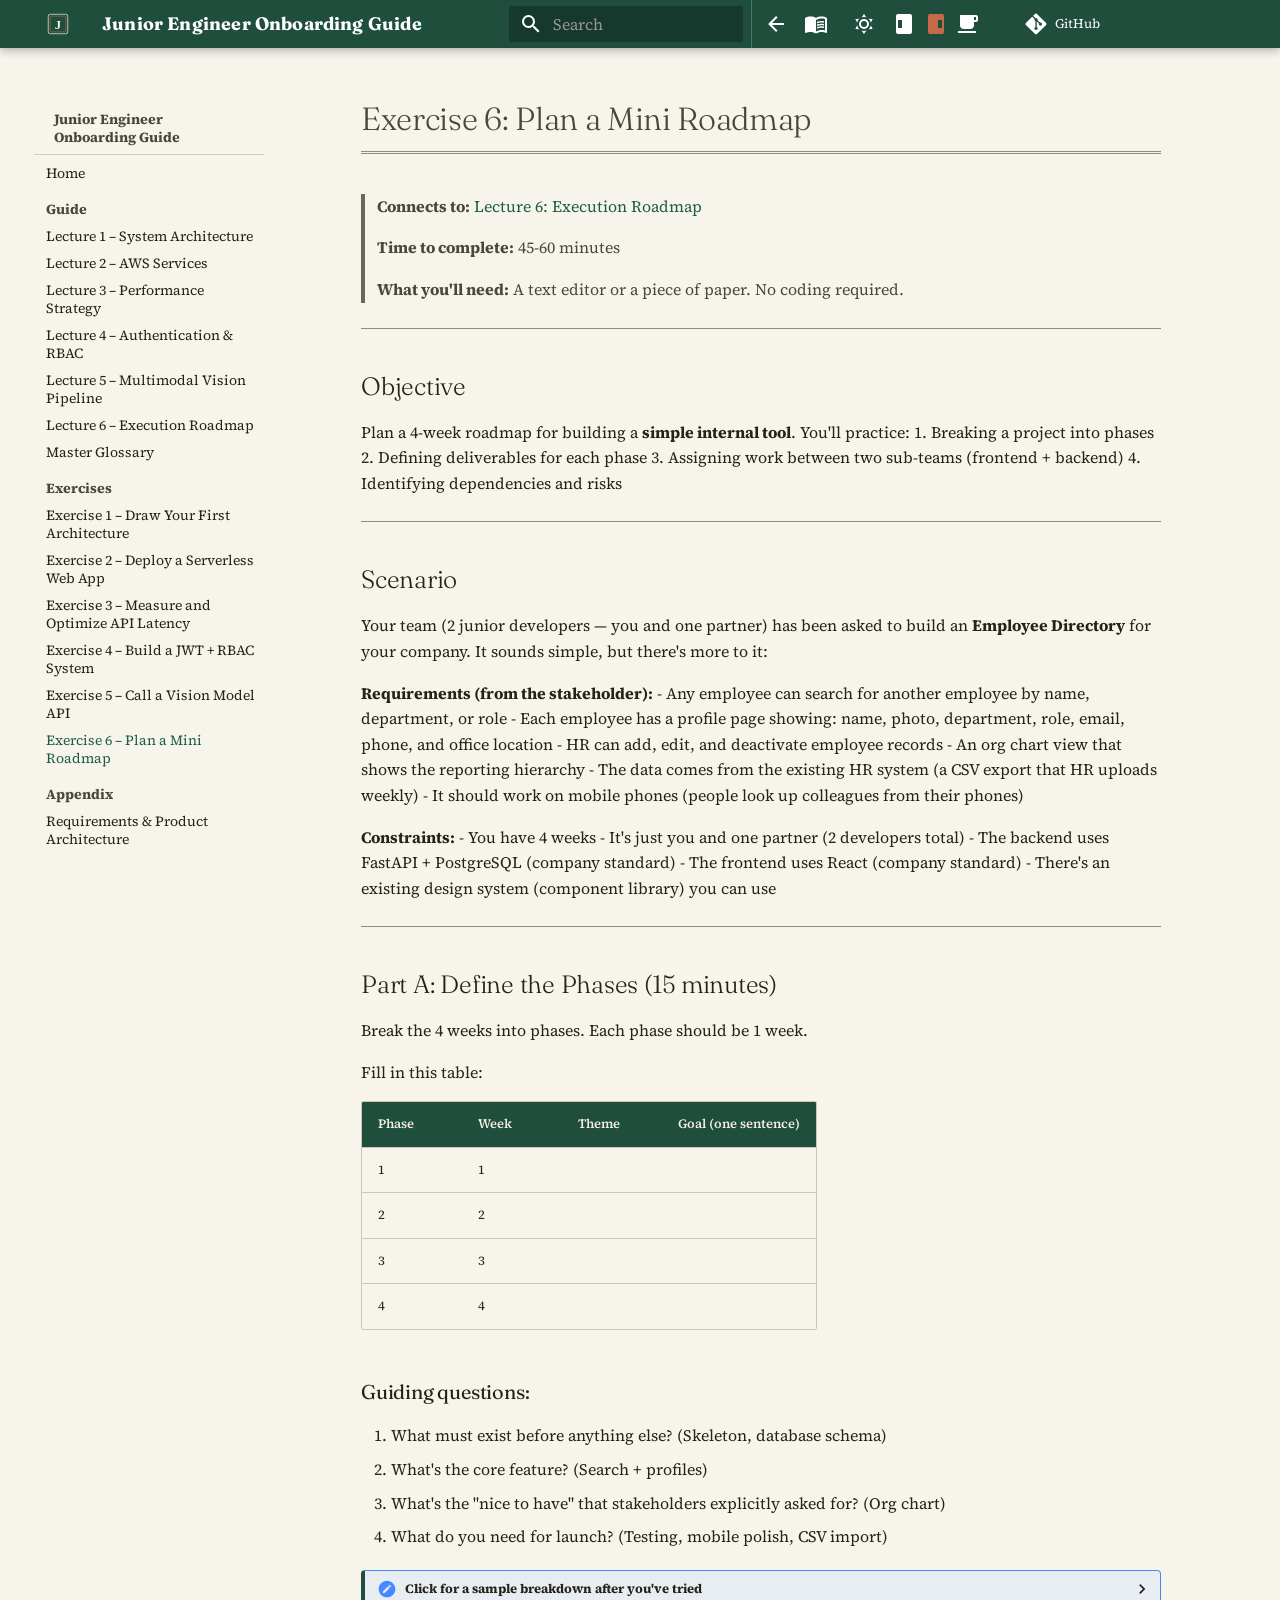
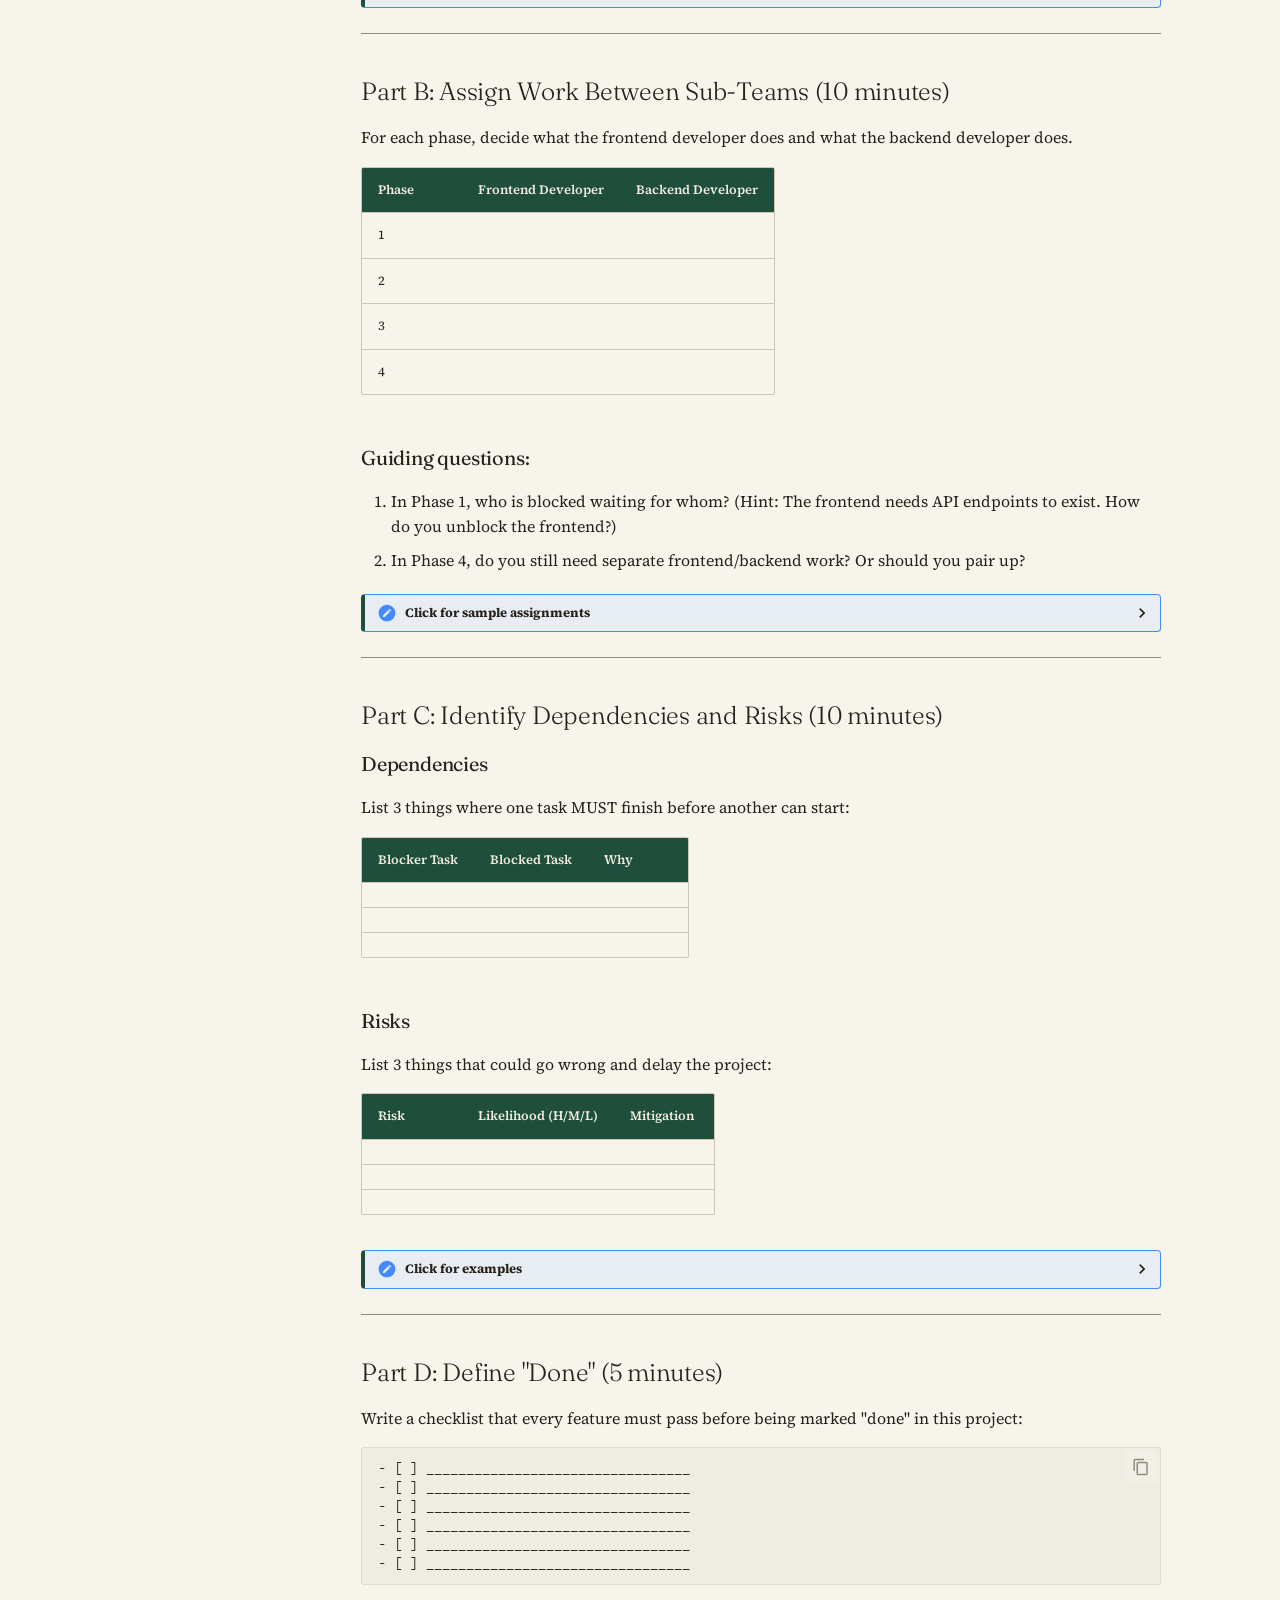
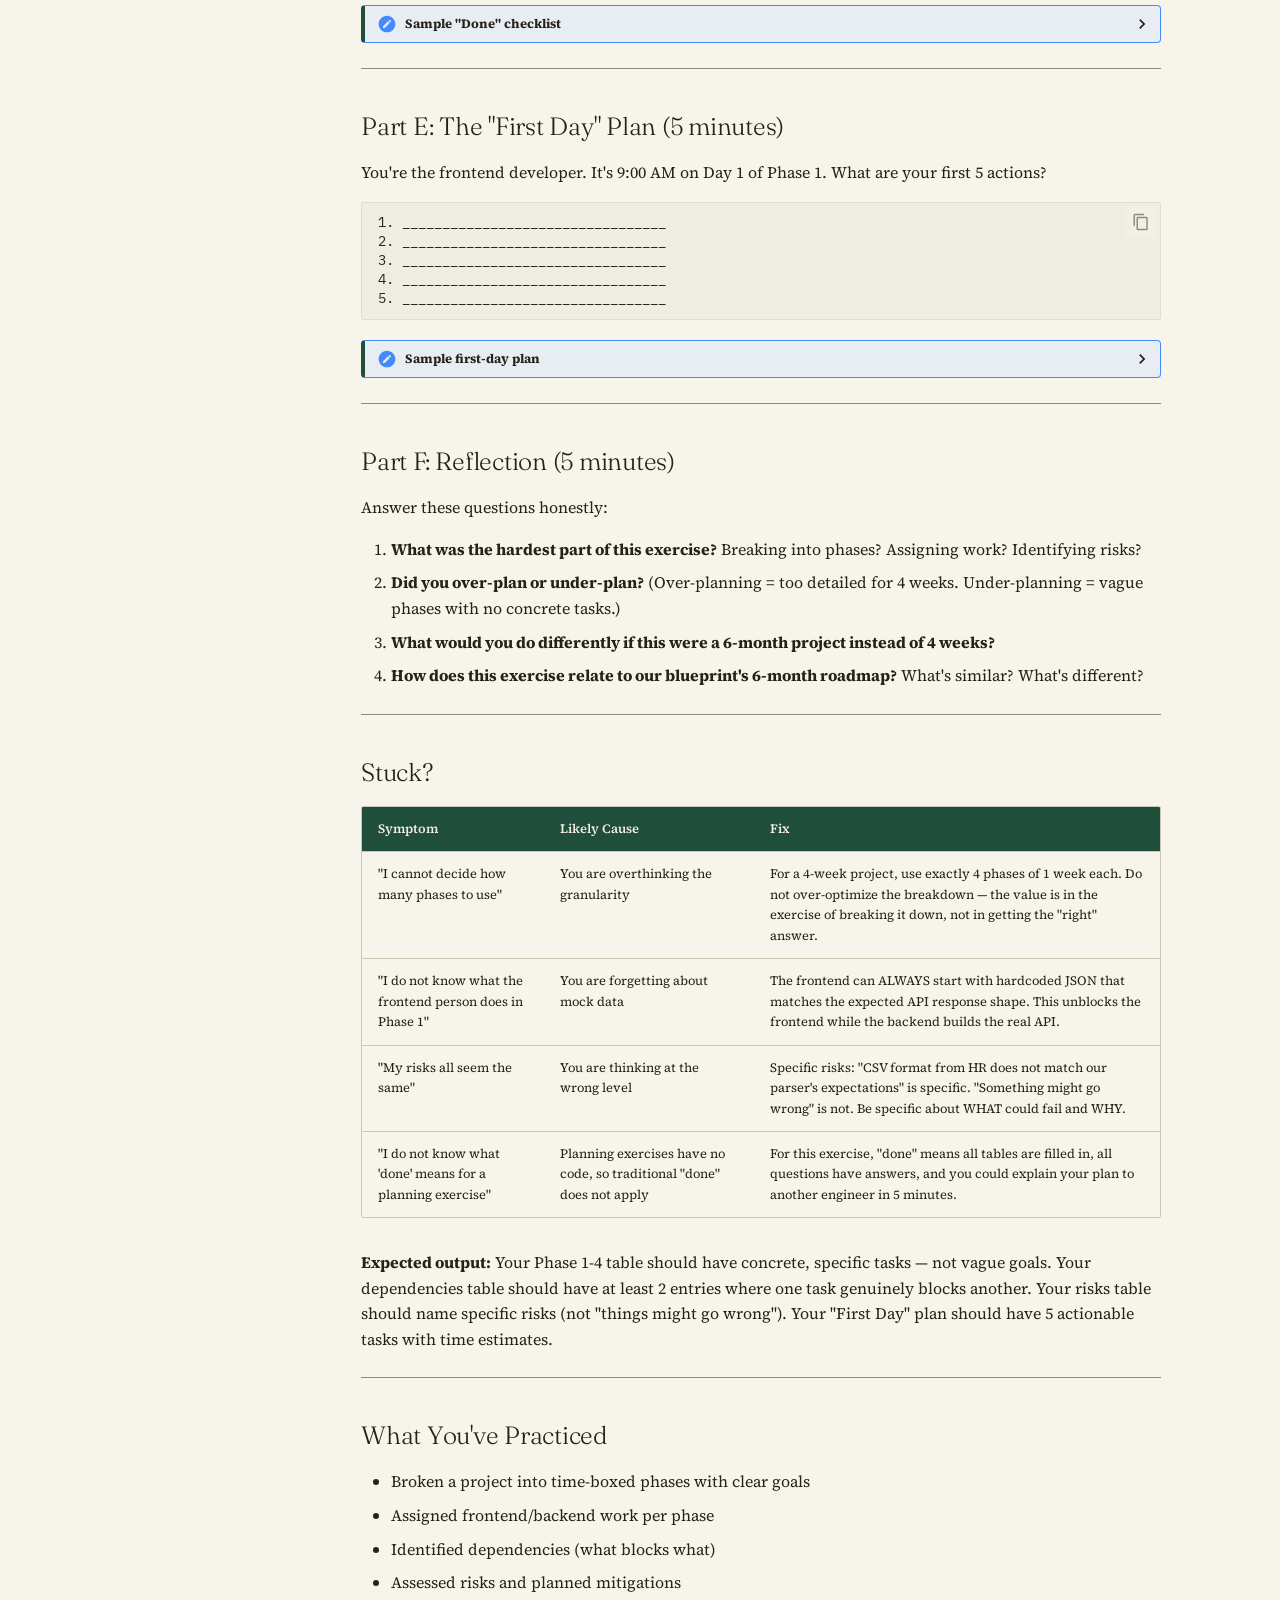
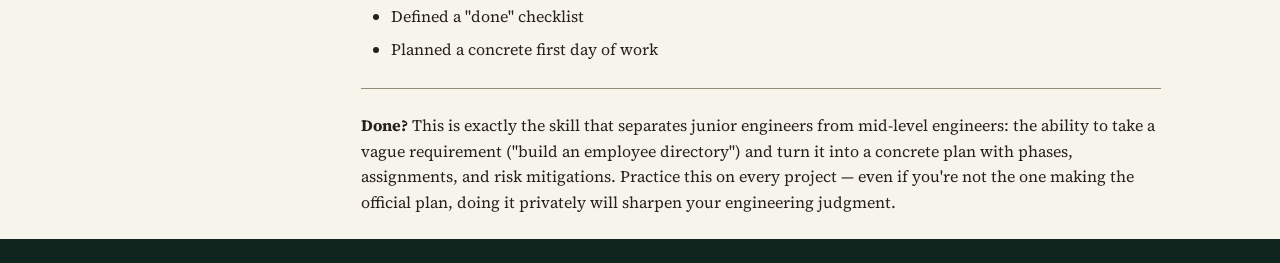
<file: guides/exercises/exercise-06-project-planning/index.html>
<!doctype html>
<html lang="en" class="no-js">
  <head>
    
      <meta charset="utf-8">
      <meta name="viewport" content="width=device-width,initial-scale=1">
      
        <meta name="description" content="Self-paced onboarding curriculum for junior software engineers — from CS theory to production systems.">
      
      
      
        <link rel="canonical" href="https://jonathanmark.github.io/jts/guides/exercises/exercise-06-project-planning/">
      
      
        <link rel="prev" href="../exercise-05-vision-api/">
      
      
        <link rel="next" href="../../../requirements-and-architecture/">
      
      
        
      
      
      <link rel="icon" href="../../../assets/favicon.svg">
      <meta name="generator" content="mkdocs-1.6.1, mkdocs-material-9.7.7">
    
    
      
        <title>Exercise 6 – Plan a Mini Roadmap - Junior Engineer Onboarding Guide</title>
      
    
    
      <link rel="stylesheet" href="../../../assets/stylesheets/main.ec1eaa64.min.css">
      
        
        <link rel="stylesheet" href="../../../assets/stylesheets/palette.ab4e12ef.min.css">
      
      


    
    
      
    
    
      
        
        
        <link rel="preconnect" href="https://fonts.gstatic.com" crossorigin>
        <link rel="stylesheet" href="https://fonts.googleapis.com/css?family=Source+Serif+4:300,300i,400,400i,700,700i%7CIBM+Plex+Mono:400,400i,700,700i&display=fallback">
        <style>:root{--md-text-font:"Source Serif 4";--md-code-font:"IBM Plex Mono"}</style>
      
    
    
      <link rel="stylesheet" href="../../../stylesheets/extra.css">
    
    <script>__md_scope=new URL("../../..",location),__md_hash=e=>[...e].reduce(((e,_)=>(e<<5)-e+_.charCodeAt(0)),0),__md_get=(e,_=localStorage,t=__md_scope)=>JSON.parse(_.getItem(t.pathname+"."+e)),__md_set=(e,_,t=localStorage,a=__md_scope)=>{try{t.setItem(a.pathname+"."+e,JSON.stringify(_))}catch(e){}}</script>
    
      

    
    
  </head>
  
  
    
    
      
    
    
    
    
    <body dir="ltr" data-md-color-scheme="default" data-md-color-primary="indigo" data-md-color-accent="indigo">
  
    
    <input class="md-toggle" data-md-toggle="drawer" type="checkbox" id="__drawer" autocomplete="off">
    <input class="md-toggle" data-md-toggle="search" type="checkbox" id="__search" autocomplete="off">
    <label class="md-overlay" for="__drawer"></label>
    <div data-md-component="skip">
      
        
        <a href="#exercise-6-plan-a-mini-roadmap" class="md-skip">
          Skip to content
        </a>
      
    </div>
    <div data-md-component="announce">
      
    </div>
    
    
      

  

<header class="md-header md-header--shadow" data-md-component="header">
  <nav class="md-header__inner md-grid" aria-label="Header">
    <a href="../../.." title="Junior Engineer Onboarding Guide" class="md-header__button md-logo" aria-label="Junior Engineer Onboarding Guide" data-md-component="logo">
      
  <img src="../../../assets/favicon.svg" alt="logo">

    </a>
    <label class="md-header__button md-icon" for="__drawer">
      
      <svg xmlns="http://www.w3.org/2000/svg" viewBox="0 0 24 24"><path d="M3 6h18v2H3zm0 5h18v2H3zm0 5h18v2H3z"/></svg>
    </label>
    <div class="md-header__title" data-md-component="header-title">
      <div class="md-header__ellipsis">
        <div class="md-header__topic">
          <span class="md-ellipsis">
            Junior Engineer Onboarding Guide
          </span>
        </div>
        <div class="md-header__topic" data-md-component="header-topic">
          <span class="md-ellipsis">
            
              Exercise 6 – Plan a Mini Roadmap
            
          </span>
        </div>
      </div>
    </div>
    
    
      
      
        <label class="md-header__button md-icon" for="__search">
          
          <svg xmlns="http://www.w3.org/2000/svg" viewBox="0 0 24 24"><path d="M9.5 3A6.5 6.5 0 0 1 16 9.5c0 1.61-.59 3.09-1.56 4.23l.27.27h.79l5 5-1.5 1.5-5-5v-.79l-.27-.27A6.52 6.52 0 0 1 9.5 16 6.5 6.5 0 0 1 3 9.5 6.5 6.5 0 0 1 9.5 3m0 2C7 5 5 7 5 9.5S7 14 9.5 14 14 12 14 9.5 12 5 9.5 5"/></svg>
        </label>
        <div class="md-search" data-md-component="search" role="dialog">
  <label class="md-search__overlay" for="__search"></label>
  <div class="md-search__inner" role="search">
    <form class="md-search__form" name="search">
      <input type="text" class="md-search__input" name="query" aria-label="Search" placeholder="Search" autocapitalize="off" autocorrect="off" autocomplete="off" spellcheck="false" data-md-component="search-query" required>
      <label class="md-search__icon md-icon" for="__search">
        
        <svg xmlns="http://www.w3.org/2000/svg" viewBox="0 0 24 24"><path d="M9.5 3A6.5 6.5 0 0 1 16 9.5c0 1.61-.59 3.09-1.56 4.23l.27.27h.79l5 5-1.5 1.5-5-5v-.79l-.27-.27A6.52 6.52 0 0 1 9.5 16 6.5 6.5 0 0 1 3 9.5 6.5 6.5 0 0 1 9.5 3m0 2C7 5 5 7 5 9.5S7 14 9.5 14 14 12 14 9.5 12 5 9.5 5"/></svg>
        
        <svg xmlns="http://www.w3.org/2000/svg" viewBox="0 0 24 24"><path d="M20 11v2H8l5.5 5.5-1.42 1.42L4.16 12l7.92-7.92L13.5 5.5 8 11z"/></svg>
      </label>
      <nav class="md-search__options" aria-label="Search">
        
        <button type="reset" class="md-search__icon md-icon" title="Clear" aria-label="Clear" tabindex="-1">
          
          <svg xmlns="http://www.w3.org/2000/svg" viewBox="0 0 24 24"><path d="M19 6.41 17.59 5 12 10.59 6.41 5 5 6.41 10.59 12 5 17.59 6.41 19 12 13.41 17.59 19 19 17.59 13.41 12z"/></svg>
        </button>
      </nav>
      
        <div class="md-search__suggest" data-md-component="search-suggest"></div>
      
    </form>
    <div class="md-search__output">
      <div class="md-search__scrollwrap" tabindex="0" data-md-scrollfix>
        <div class="md-search-result" data-md-component="search-result">
          <div class="md-search-result__meta">
            Initializing search
          </div>
          <ol class="md-search-result__list" role="presentation"></ol>
        </div>
      </div>
    </div>
  </div>
</div>
      
    
    <!-- Grouped header controls: back · full guide · dark/light · sidebars -->
    <div class="md-header__controls">
      <button class="md-header__button md-icon" type="button" data-md-component="back" aria-label="Go back" title="Go back">
        <svg xmlns="http://www.w3.org/2000/svg" viewBox="0 0 24 24"><path d="M20 11v2H8l5.5 5.5-1.42 1.42L4.16 12l7.92-7.92L13.5 5.5 8 11z"/></svg>
      </button>
      <a href="../../" class="md-header__button md-icon" title="Open the full guide" aria-label="Open the full guide">
        <svg xmlns="http://www.w3.org/2000/svg" viewBox="0 0 24 24"><path d="M12 21.5c-1.35-.85-3.8-1.5-5.5-1.5-1.65 0-3.35.3-4.75 1.05-.1.05-.15.05-.25.05-.25 0-.5-.25-.5-.5V6c.6-.45 1.25-.75 2-1 1.11-.35 2.33-.5 3.5-.5 1.95 0 4.05.4 5.5 1.5 1.45-1.1 3.55-1.5 5.5-1.5 1.17 0 2.39.15 3.5.5.75.25 1.4.55 2 1v14.6c0 .25-.25.5-.5.5-.1 0-.15 0-.25-.05-1.4-.75-3.1-1.05-4.75-1.05-1.7 0-4.15.65-5.5 1.5M12 8v11.5c1.35-.85 3.8-1.5 5.5-1.5 1.2 0 2.4.15 3.5.5V7c-1.1-.35-2.3-.5-3.5-.5-1.7 0-4.15.65-5.5 1.5m1 3.5c1.11-.68 2.6-1 4.5-1 .91 0 1.76.09 2.5.28V9.23c-.87-.15-1.71-.23-2.5-.23q-2.655 0-4.5.84zm4.5.17c-1.71 0-3.21.26-4.5.79v1.69c1.11-.65 2.6-.99 4.5-.99 1.04 0 1.88.08 2.5.24v-1.5c-.87-.16-1.71-.23-2.5-.23m2.5 2.9c-.87-.16-1.71-.24-2.5-.24-1.83 0-3.33.27-4.5.8v1.69c1.11-.66 2.6-.99 4.5-.99 1.04 0 1.88.08 2.5.24z"/></svg>
      </a>
      
        
          <form class="md-header__option" data-md-component="palette">
  
    
    
    
    <input class="md-option" data-md-color-media="" data-md-color-scheme="default" data-md-color-primary="indigo" data-md-color-accent="indigo"  aria-label="Switch to Paper"  type="radio" name="__palette" id="__palette_0">
    
      <label class="md-header__button md-icon" title="Switch to Paper" for="__palette_1" hidden>
        <svg xmlns="http://www.w3.org/2000/svg" viewBox="0 0 24 24"><path d="M12 7a5 5 0 0 1 5 5 5 5 0 0 1-5 5 5 5 0 0 1-5-5 5 5 0 0 1 5-5m0 2a3 3 0 0 0-3 3 3 3 0 0 0 3 3 3 3 0 0 0 3-3 3 3 0 0 0-3-3m0-7 2.39 3.42C13.65 5.15 12.84 5 12 5s-1.65.15-2.39.42zM3.34 7l4.16-.35A7.2 7.2 0 0 0 5.94 8.5c-.44.74-.69 1.5-.83 2.29zm.02 10 1.76-3.77a7.131 7.131 0 0 0 2.38 4.14zM20.65 7l-1.77 3.79a7.02 7.02 0 0 0-2.38-4.15zm-.01 10-4.14.36c.59-.51 1.12-1.14 1.54-1.86.42-.73.69-1.5.83-2.29zM12 22l-2.41-3.44c.74.27 1.55.44 2.41.44.82 0 1.63-.17 2.37-.44z"/></svg>
      </label>
    
  
    
    
    
    <input class="md-option" data-md-color-media="" data-md-color-scheme="paper" data-md-color-primary="indigo" data-md-color-accent="indigo"  aria-label="Switch to Slate"  type="radio" name="__palette" id="__palette_1">
    
      <label class="md-header__button md-icon" title="Switch to Slate" for="__palette_2" hidden>
        <svg xmlns="http://www.w3.org/2000/svg" viewBox="0 0 24 24"><path d="M12.74 5.47c2.36 1.03 3.61 3.56 3.18 5.99A6 6 0 0 1 18 16v.17a3 3 0 0 1 1-.17 3 3 0 0 1 3 3 3 3 0 0 1-3 3H6a4 4 0 0 1-4-4 4 4 0 0 1 4-4h.27C5 12.45 4.6 10.24 5.5 8.26a5.49 5.49 0 0 1 7.24-2.79m-.81 1.83c-1.77-.8-3.84.01-4.62 1.77-.46 1.02-.38 2.15.1 3.06A5.99 5.99 0 0 1 12 10c.7 0 1.38.12 2 .34a3.51 3.51 0 0 0-2.07-3.04m1.62-3.66c-.55-.24-1.1-.41-1.67-.52l2.49-1.3.9 2.89a7.7 7.7 0 0 0-1.72-1.07m-7.46.8c-.49.35-.92.75-1.29 1.19l.11-2.81 2.96.68c-.62.21-1.22.53-1.78.94M18 9.71c-.09-.59-.22-1.16-.41-1.71l2.38 1.5-2.05 2.23c.11-.65.13-1.33.08-2.02M3.04 11.3c.07.6.2 1.17.39 1.7l-2.37-1.5L3.1 9.28c-.1.65-.13 1.33-.06 2.02M19 18h-3v-2a4 4 0 0 0-4-4 4 4 0 0 0-4 4H6a2 2 0 0 0-2 2 2 2 0 0 0 2 2h13a1 1 0 0 0 1-1 1 1 0 0 0-1-1"/></svg>
      </label>
    
  
    
    
    
    <input class="md-option" data-md-color-media="" data-md-color-scheme="slate" data-md-color-primary="indigo" data-md-color-accent="indigo"  aria-label="Switch to Grey"  type="radio" name="__palette" id="__palette_2">
    
      <label class="md-header__button md-icon" title="Switch to Grey" for="__palette_3" hidden>
        <svg xmlns="http://www.w3.org/2000/svg" viewBox="0 0 24 24"><path d="m17.75 4.09-2.53 1.94.91 3.06-2.63-1.81-2.63 1.81.91-3.06-2.53-1.94L12.44 4l1.06-3 1.06 3zm3.5 6.91-1.64 1.25.59 1.98-1.7-1.17-1.7 1.17.59-1.98L15.75 11l2.06-.05L18.5 9l.69 1.95zm-2.28 4.95c.83-.08 1.72 1.1 1.19 1.85-.32.45-.66.87-1.08 1.27C15.17 23 8.84 23 4.94 19.07c-3.91-3.9-3.91-10.24 0-14.14.4-.4.82-.76 1.27-1.08.75-.53 1.93.36 1.85 1.19-.27 2.86.69 5.83 2.89 8.02a9.96 9.96 0 0 0 8.02 2.89m-1.64 2.02a12.08 12.08 0 0 1-7.8-3.47c-2.17-2.19-3.33-5-3.49-7.82-2.81 3.14-2.7 7.96.31 10.98 3.02 3.01 7.84 3.12 10.98.31"/></svg>
      </label>
    
  
    
    
    
    <input class="md-option" data-md-color-media="" data-md-color-scheme="grey" data-md-color-primary="indigo" data-md-color-accent="indigo"  aria-label="Switch to Ivory"  type="radio" name="__palette" id="__palette_3">
    
      <label class="md-header__button md-icon" title="Switch to Ivory" for="__palette_0" hidden>
        <svg xmlns="http://www.w3.org/2000/svg" viewBox="0 0 24 24"><path d="M6 19a5 5 0 0 1-5-5 5 5 0 0 1 5-5c1-2.35 3.3-4 6-4 3.43 0 6.24 2.66 6.5 6.03L19 11a4 4 0 0 1 4 4 4 4 0 0 1-4 4zm13-6h-2v-1a5 5 0 0 0-5-5c-2.5 0-4.55 1.82-4.94 4.19C6.73 11.07 6.37 11 6 11a3 3 0 0 0-3 3 3 3 0 0 0 3 3h13a2 2 0 0 0 2-2 2 2 0 0 0-2-2"/></svg>
      </label>
    
  
</form>
        
      
      
        <script>var palette=__md_get("__palette");if(palette&&palette.color){if("(prefers-color-scheme)"===palette.color.media){var media=matchMedia("(prefers-color-scheme: light)"),input=document.querySelector(media.matches?"[data-md-color-media='(prefers-color-scheme: light)']":"[data-md-color-media='(prefers-color-scheme: dark)']");palette.color.media=input.getAttribute("data-md-color-media"),palette.color.scheme=input.getAttribute("data-md-color-scheme"),palette.color.primary=input.getAttribute("data-md-color-primary"),palette.color.accent=input.getAttribute("data-md-color-accent")}for(var[key,value]of Object.entries(palette.color))document.body.setAttribute("data-md-color-"+key,value)}</script>
      
      <button class="md-header__button md-icon" type="button" data-md-toggle="nav" aria-label="Toggle navigation sidebar">
        <svg xmlns="http://www.w3.org/2000/svg" viewBox="0 0 24 24"><path d="M6 2h12a2 2 0 0 1 2 2v16a2 2 0 0 1-2 2H6a2 2 0 0 1-2-2V4a2 2 0 0 1 2-2m0 6v8h4V8z"/></svg>
      </button>
      <button class="md-header__button md-icon" type="button" data-md-toggle="toc" aria-label="Toggle table of contents">
        <svg xmlns="http://www.w3.org/2000/svg" viewBox="0 0 24 24"><path d="M6 2h12a2 2 0 0 1 2 2v16a2 2 0 0 1-2 2H6a2 2 0 0 1-2-2V4a2 2 0 0 1 2-2m8 6v8h4V8z"/></svg>
      </button>
      <button class="md-header__button md-icon" type="button" data-md-component="toasts" aria-label="Toggle toasts">
        <svg xmlns="http://www.w3.org/2000/svg" viewBox="0 0 24 24"><path d="M2 21h18v-2H2M20 8h-2V5h2m0-2H4v10a4 4 0 0 0 4 4h6a4 4 0 0 0 4-4v-3h2a2 2 0 0 0 2-2V5a2 2 0 0 0-2-2"/></svg>
      </button>
    </div>
    
      <div class="md-header__source">
        <a href="https://github.com/jonathanmark/jts" title="Go to repository" class="md-source" data-md-component="source">
  <div class="md-source__icon md-icon">
    
    <svg xmlns="http://www.w3.org/2000/svg" viewBox="0 0 448 512"><!--! Font Awesome Free 7.1.0 by @fontawesome - https://fontawesome.com License - https://fontawesome.com/license/free (Icons: CC BY 4.0, Fonts: SIL OFL 1.1, Code: MIT License) Copyright 2025 Fonticons, Inc.--><path d="M439.6 236.1 244 40.5c-5.4-5.5-12.8-8.5-20.4-8.5s-15 3-20.4 8.4L162.5 81l51.5 51.5c27.1-9.1 52.7 16.8 43.4 43.7l49.7 49.7c34.2-11.8 61.2 31 35.5 56.7-26.5 26.5-70.2-2.9-56-37.3L240.3 199v121.9c25.3 12.5 22.3 41.8 9.1 55-6.4 6.4-15.2 10.1-24.3 10.1s-17.8-3.6-24.3-10.1c-17.6-17.6-11.1-46.9 11.2-56v-123c-20.8-8.5-24.6-30.7-18.6-45L142.6 101 8.5 235.1C3 240.6 0 247.9 0 255.5s3 15 8.5 20.4l195.6 195.7c5.4 5.4 12.7 8.4 20.4 8.4s15-3 20.4-8.4l194.7-194.7c5.4-5.4 8.4-12.8 8.4-20.4s-3-15-8.4-20.4"/></svg>
  </div>
  <div class="md-source__repository">
    GitHub
  </div>
</a>
      </div>
    
  </nav>
  
</header>
    
    <div class="md-container" data-md-component="container">
      
      
        
          
        
      
      <main class="md-main" data-md-component="main">
        <div class="md-main__inner md-grid">
          
            
              
              <div class="md-sidebar md-sidebar--primary" data-md-component="sidebar" data-md-type="navigation" >
                <div class="md-sidebar__scrollwrap">
                  <div class="md-sidebar__inner">
                    



<nav class="md-nav md-nav--primary" aria-label="Navigation" data-md-level="0">
  <label class="md-nav__title" for="__drawer">
    <a href="../../.." title="Junior Engineer Onboarding Guide" class="md-nav__button md-logo" aria-label="Junior Engineer Onboarding Guide" data-md-component="logo">
      
  <img src="../../../assets/favicon.svg" alt="logo">

    </a>
    Junior Engineer Onboarding Guide
  </label>
  
    <div class="md-nav__source">
      <a href="https://github.com/jonathanmark/jts" title="Go to repository" class="md-source" data-md-component="source">
  <div class="md-source__icon md-icon">
    
    <svg xmlns="http://www.w3.org/2000/svg" viewBox="0 0 448 512"><!--! Font Awesome Free 7.1.0 by @fontawesome - https://fontawesome.com License - https://fontawesome.com/license/free (Icons: CC BY 4.0, Fonts: SIL OFL 1.1, Code: MIT License) Copyright 2025 Fonticons, Inc.--><path d="M439.6 236.1 244 40.5c-5.4-5.5-12.8-8.5-20.4-8.5s-15 3-20.4 8.4L162.5 81l51.5 51.5c27.1-9.1 52.7 16.8 43.4 43.7l49.7 49.7c34.2-11.8 61.2 31 35.5 56.7-26.5 26.5-70.2-2.9-56-37.3L240.3 199v121.9c25.3 12.5 22.3 41.8 9.1 55-6.4 6.4-15.2 10.1-24.3 10.1s-17.8-3.6-24.3-10.1c-17.6-17.6-11.1-46.9 11.2-56v-123c-20.8-8.5-24.6-30.7-18.6-45L142.6 101 8.5 235.1C3 240.6 0 247.9 0 255.5s3 15 8.5 20.4l195.6 195.7c5.4 5.4 12.7 8.4 20.4 8.4s15-3 20.4-8.4l194.7-194.7c5.4-5.4 8.4-12.8 8.4-20.4s-3-15-8.4-20.4"/></svg>
  </div>
  <div class="md-source__repository">
    GitHub
  </div>
</a>
    </div>
  
  <ul class="md-nav__list" data-md-scrollfix>
    
      
      
  
  
  
  
    <li class="md-nav__item">
      <a href="../../.." class="md-nav__link">
        
  
  
  <span class="md-ellipsis">
    
  
    Home
  

    
  </span>
  
  

      </a>
    </li>
  

    
      
      
  
  
  
  
    
    
    
    
      
        
        
      
    
    
    <li class="md-nav__item md-nav__item--section md-nav__item--nested">
      
        
        
        <input class="md-nav__toggle md-toggle " type="checkbox" id="__nav_2" >
        
          
          <label class="md-nav__link" for="__nav_2" id="__nav_2_label" tabindex="">
            
  
  
  <span class="md-ellipsis">
    
  
    Guide
  

    
  </span>
  
  

            <span class="md-nav__icon md-icon"></span>
          </label>
        
        <nav class="md-nav" data-md-level="1" aria-labelledby="__nav_2_label" aria-expanded="false">
          <label class="md-nav__title" for="__nav_2">
            <span class="md-nav__icon md-icon"></span>
            
  
    Guide
  

          </label>
          <ul class="md-nav__list" data-md-scrollfix>
            
              
                
  
  
  
  
    <li class="md-nav__item">
      <a href="../../#1-system-architecture" class="md-nav__link">
        
  
  
  <span class="md-ellipsis">
    
  
    Lecture 1 – System Architecture
  

    
  </span>
  
  

      </a>
    </li>
  

              
            
              
                
  
  
  
  
    <li class="md-nav__item">
      <a href="../../#2-aws-services" class="md-nav__link">
        
  
  
  <span class="md-ellipsis">
    
  
    Lecture 2 – AWS Services
  

    
  </span>
  
  

      </a>
    </li>
  

              
            
              
                
  
  
  
  
    <li class="md-nav__item">
      <a href="../../#3-performance-strategy" class="md-nav__link">
        
  
  
  <span class="md-ellipsis">
    
  
    Lecture 3 – Performance Strategy
  

    
  </span>
  
  

      </a>
    </li>
  

              
            
              
                
  
  
  
  
    <li class="md-nav__item">
      <a href="../../#4-authentication-rbac" class="md-nav__link">
        
  
  
  <span class="md-ellipsis">
    
  
    Lecture 4 – Authentication & RBAC
  

    
  </span>
  
  

      </a>
    </li>
  

              
            
              
                
  
  
  
  
    <li class="md-nav__item">
      <a href="../../#5-multimodal-vision-pipeline" class="md-nav__link">
        
  
  
  <span class="md-ellipsis">
    
  
    Lecture 5 – Multimodal Vision Pipeline
  

    
  </span>
  
  

      </a>
    </li>
  

              
            
              
                
  
  
  
  
    <li class="md-nav__item">
      <a href="../../#6-execution-roadmap" class="md-nav__link">
        
  
  
  <span class="md-ellipsis">
    
  
    Lecture 6 – Execution Roadmap
  

    
  </span>
  
  

      </a>
    </li>
  

              
            
              
                
  
  
  
  
    <li class="md-nav__item">
      <a href="../../#master-glossary" class="md-nav__link">
        
  
  
  <span class="md-ellipsis">
    
  
    Master Glossary
  

    
  </span>
  
  

      </a>
    </li>
  

              
            
          </ul>
        </nav>
      
    </li>
  

    
      
      
  
  
    
  
  
  
    
    
    
    
      
        
        
      
    
    
    <li class="md-nav__item md-nav__item--active md-nav__item--section md-nav__item--nested">
      
        
        
        <input class="md-nav__toggle md-toggle " type="checkbox" id="__nav_3" checked>
        
          
          <label class="md-nav__link" for="__nav_3" id="__nav_3_label" tabindex="">
            
  
  
  <span class="md-ellipsis">
    
  
    Exercises
  

    
  </span>
  
  

            <span class="md-nav__icon md-icon"></span>
          </label>
        
        <nav class="md-nav" data-md-level="1" aria-labelledby="__nav_3_label" aria-expanded="true">
          <label class="md-nav__title" for="__nav_3">
            <span class="md-nav__icon md-icon"></span>
            
  
    Exercises
  

          </label>
          <ul class="md-nav__list" data-md-scrollfix>
            
              
                
  
  
  
  
    <li class="md-nav__item">
      <a href="../exercise-01-draw-architecture/" class="md-nav__link">
        
  
  
  <span class="md-ellipsis">
    
  
    Exercise 1 – Draw Your First Architecture
  

    
  </span>
  
  

      </a>
    </li>
  

              
            
              
                
  
  
  
  
    <li class="md-nav__item">
      <a href="../exercise-02-cloud-services-mapping/" class="md-nav__link">
        
  
  
  <span class="md-ellipsis">
    
  
    Exercise 2 – Deploy a Serverless Web App
  

    
  </span>
  
  

      </a>
    </li>
  

              
            
              
                
  
  
  
  
    <li class="md-nav__item">
      <a href="../exercise-03-latency-budget/" class="md-nav__link">
        
  
  
  <span class="md-ellipsis">
    
  
    Exercise 3 – Measure and Optimize API Latency
  

    
  </span>
  
  

      </a>
    </li>
  

              
            
              
                
  
  
  
  
    <li class="md-nav__item">
      <a href="../exercise-04-jwt-rbac/" class="md-nav__link">
        
  
  
  <span class="md-ellipsis">
    
  
    Exercise 4 – Build a JWT + RBAC System
  

    
  </span>
  
  

      </a>
    </li>
  

              
            
              
                
  
  
  
  
    <li class="md-nav__item">
      <a href="../exercise-05-vision-api/" class="md-nav__link">
        
  
  
  <span class="md-ellipsis">
    
  
    Exercise 5 – Call a Vision Model API
  

    
  </span>
  
  

      </a>
    </li>
  

              
            
              
                
  
  
    
  
  
  
    <li class="md-nav__item md-nav__item--active">
      
      <input class="md-nav__toggle md-toggle" type="checkbox" id="__toc">
      
      
        
      
      
        <label class="md-nav__link md-nav__link--active" for="__toc">
          
  
  
  <span class="md-ellipsis">
    
  
    Exercise 6 – Plan a Mini Roadmap
  

    
  </span>
  
  

          <span class="md-nav__icon md-icon"></span>
        </label>
      
      <a href="./" class="md-nav__link md-nav__link--active">
        
  
  
  <span class="md-ellipsis">
    
  
    Exercise 6 – Plan a Mini Roadmap
  

    
  </span>
  
  

      </a>
      
        

<nav class="md-nav md-nav--secondary" aria-label="Table of contents">
  
  
    <label class="md-nav__title" for="__toc">
      <span class="md-nav__icon md-icon"></span>
      Table of contents
    </label>
    <ul class="md-nav__list" data-md-component="toc" data-md-scrollfix>
      
        <li class="md-nav__item">
  <a href="#exercise-6-plan-a-mini-roadmap" class="md-nav__link">
    <span class="md-ellipsis">
      
        Exercise 6: Plan a Mini Roadmap
      
    </span>
  </a>
  
    <nav class="md-nav" aria-label="Exercise 6: Plan a Mini Roadmap">
      <ul class="md-nav__list">
        
          <li class="md-nav__item">
  <a href="#objective" class="md-nav__link">
    <span class="md-ellipsis">
      
        Objective
      
    </span>
  </a>
  
</li>
        
          <li class="md-nav__item">
  <a href="#scenario" class="md-nav__link">
    <span class="md-ellipsis">
      
        Scenario
      
    </span>
  </a>
  
</li>
        
          <li class="md-nav__item">
  <a href="#part-a-define-the-phases-15-minutes" class="md-nav__link">
    <span class="md-ellipsis">
      
        Part A: Define the Phases (15 minutes)
      
    </span>
  </a>
  
    <nav class="md-nav" aria-label="Part A: Define the Phases (15 minutes)">
      <ul class="md-nav__list">
        
          <li class="md-nav__item">
  <a href="#guiding-questions" class="md-nav__link">
    <span class="md-ellipsis">
      
        Guiding questions:
      
    </span>
  </a>
  
</li>
        
      </ul>
    </nav>
  
</li>
        
          <li class="md-nav__item">
  <a href="#part-b-assign-work-between-sub-teams-10-minutes" class="md-nav__link">
    <span class="md-ellipsis">
      
        Part B: Assign Work Between Sub-Teams (10 minutes)
      
    </span>
  </a>
  
    <nav class="md-nav" aria-label="Part B: Assign Work Between Sub-Teams (10 minutes)">
      <ul class="md-nav__list">
        
          <li class="md-nav__item">
  <a href="#guiding-questions_1" class="md-nav__link">
    <span class="md-ellipsis">
      
        Guiding questions:
      
    </span>
  </a>
  
</li>
        
      </ul>
    </nav>
  
</li>
        
          <li class="md-nav__item">
  <a href="#part-c-identify-dependencies-and-risks-10-minutes" class="md-nav__link">
    <span class="md-ellipsis">
      
        Part C: Identify Dependencies and Risks (10 minutes)
      
    </span>
  </a>
  
    <nav class="md-nav" aria-label="Part C: Identify Dependencies and Risks (10 minutes)">
      <ul class="md-nav__list">
        
          <li class="md-nav__item">
  <a href="#dependencies" class="md-nav__link">
    <span class="md-ellipsis">
      
        Dependencies
      
    </span>
  </a>
  
</li>
        
          <li class="md-nav__item">
  <a href="#risks" class="md-nav__link">
    <span class="md-ellipsis">
      
        Risks
      
    </span>
  </a>
  
</li>
        
      </ul>
    </nav>
  
</li>
        
          <li class="md-nav__item">
  <a href="#part-d-define-done-5-minutes" class="md-nav__link">
    <span class="md-ellipsis">
      
        Part D: Define "Done" (5 minutes)
      
    </span>
  </a>
  
</li>
        
          <li class="md-nav__item">
  <a href="#part-e-the-first-day-plan-5-minutes" class="md-nav__link">
    <span class="md-ellipsis">
      
        Part E: The "First Day" Plan (5 minutes)
      
    </span>
  </a>
  
</li>
        
          <li class="md-nav__item">
  <a href="#part-f-reflection-5-minutes" class="md-nav__link">
    <span class="md-ellipsis">
      
        Part F: Reflection (5 minutes)
      
    </span>
  </a>
  
</li>
        
          <li class="md-nav__item">
  <a href="#stuck" class="md-nav__link">
    <span class="md-ellipsis">
      
        Stuck?
      
    </span>
  </a>
  
</li>
        
          <li class="md-nav__item">
  <a href="#what-youve-practiced" class="md-nav__link">
    <span class="md-ellipsis">
      
        What You've Practiced
      
    </span>
  </a>
  
</li>
        
      </ul>
    </nav>
  
</li>
      
    </ul>
  
</nav>
      
    </li>
  

              
            
          </ul>
        </nav>
      
    </li>
  

    
      
      
  
  
  
  
    
    
    
    
      
        
        
      
    
    
    <li class="md-nav__item md-nav__item--section md-nav__item--nested">
      
        
        
        <input class="md-nav__toggle md-toggle " type="checkbox" id="__nav_4" >
        
          
          <label class="md-nav__link" for="__nav_4" id="__nav_4_label" tabindex="">
            
  
  
  <span class="md-ellipsis">
    
  
    Appendix
  

    
  </span>
  
  

            <span class="md-nav__icon md-icon"></span>
          </label>
        
        <nav class="md-nav" data-md-level="1" aria-labelledby="__nav_4_label" aria-expanded="false">
          <label class="md-nav__title" for="__nav_4">
            <span class="md-nav__icon md-icon"></span>
            
  
    Appendix
  

          </label>
          <ul class="md-nav__list" data-md-scrollfix>
            
              
                
  
  
  
  
    <li class="md-nav__item">
      <a href="../../../requirements-and-architecture/" class="md-nav__link">
        
  
  
  <span class="md-ellipsis">
    
  
    Requirements & Product Architecture
  

    
  </span>
  
  

      </a>
    </li>
  

              
            
          </ul>
        </nav>
      
    </li>
  

    
  </ul>
</nav>
                  </div>
                </div>
              </div>
            
            
              
              <div class="md-sidebar md-sidebar--secondary" data-md-component="sidebar" data-md-type="toc" >
                <div class="md-sidebar__scrollwrap">
                  <div class="md-sidebar__inner">
                    

<nav class="md-nav md-nav--secondary" aria-label="Table of contents">
  
  
    <label class="md-nav__title" for="__toc">
      <span class="md-nav__icon md-icon"></span>
      Table of contents
    </label>
    <ul class="md-nav__list" data-md-component="toc" data-md-scrollfix>
      
        <li class="md-nav__item">
  <a href="#exercise-6-plan-a-mini-roadmap" class="md-nav__link">
    <span class="md-ellipsis">
      
        Exercise 6: Plan a Mini Roadmap
      
    </span>
  </a>
  
    <nav class="md-nav" aria-label="Exercise 6: Plan a Mini Roadmap">
      <ul class="md-nav__list">
        
          <li class="md-nav__item">
  <a href="#objective" class="md-nav__link">
    <span class="md-ellipsis">
      
        Objective
      
    </span>
  </a>
  
</li>
        
          <li class="md-nav__item">
  <a href="#scenario" class="md-nav__link">
    <span class="md-ellipsis">
      
        Scenario
      
    </span>
  </a>
  
</li>
        
          <li class="md-nav__item">
  <a href="#part-a-define-the-phases-15-minutes" class="md-nav__link">
    <span class="md-ellipsis">
      
        Part A: Define the Phases (15 minutes)
      
    </span>
  </a>
  
    <nav class="md-nav" aria-label="Part A: Define the Phases (15 minutes)">
      <ul class="md-nav__list">
        
          <li class="md-nav__item">
  <a href="#guiding-questions" class="md-nav__link">
    <span class="md-ellipsis">
      
        Guiding questions:
      
    </span>
  </a>
  
</li>
        
      </ul>
    </nav>
  
</li>
        
          <li class="md-nav__item">
  <a href="#part-b-assign-work-between-sub-teams-10-minutes" class="md-nav__link">
    <span class="md-ellipsis">
      
        Part B: Assign Work Between Sub-Teams (10 minutes)
      
    </span>
  </a>
  
    <nav class="md-nav" aria-label="Part B: Assign Work Between Sub-Teams (10 minutes)">
      <ul class="md-nav__list">
        
          <li class="md-nav__item">
  <a href="#guiding-questions_1" class="md-nav__link">
    <span class="md-ellipsis">
      
        Guiding questions:
      
    </span>
  </a>
  
</li>
        
      </ul>
    </nav>
  
</li>
        
          <li class="md-nav__item">
  <a href="#part-c-identify-dependencies-and-risks-10-minutes" class="md-nav__link">
    <span class="md-ellipsis">
      
        Part C: Identify Dependencies and Risks (10 minutes)
      
    </span>
  </a>
  
    <nav class="md-nav" aria-label="Part C: Identify Dependencies and Risks (10 minutes)">
      <ul class="md-nav__list">
        
          <li class="md-nav__item">
  <a href="#dependencies" class="md-nav__link">
    <span class="md-ellipsis">
      
        Dependencies
      
    </span>
  </a>
  
</li>
        
          <li class="md-nav__item">
  <a href="#risks" class="md-nav__link">
    <span class="md-ellipsis">
      
        Risks
      
    </span>
  </a>
  
</li>
        
      </ul>
    </nav>
  
</li>
        
          <li class="md-nav__item">
  <a href="#part-d-define-done-5-minutes" class="md-nav__link">
    <span class="md-ellipsis">
      
        Part D: Define "Done" (5 minutes)
      
    </span>
  </a>
  
</li>
        
          <li class="md-nav__item">
  <a href="#part-e-the-first-day-plan-5-minutes" class="md-nav__link">
    <span class="md-ellipsis">
      
        Part E: The "First Day" Plan (5 minutes)
      
    </span>
  </a>
  
</li>
        
          <li class="md-nav__item">
  <a href="#part-f-reflection-5-minutes" class="md-nav__link">
    <span class="md-ellipsis">
      
        Part F: Reflection (5 minutes)
      
    </span>
  </a>
  
</li>
        
          <li class="md-nav__item">
  <a href="#stuck" class="md-nav__link">
    <span class="md-ellipsis">
      
        Stuck?
      
    </span>
  </a>
  
</li>
        
          <li class="md-nav__item">
  <a href="#what-youve-practiced" class="md-nav__link">
    <span class="md-ellipsis">
      
        What You've Practiced
      
    </span>
  </a>
  
</li>
        
      </ul>
    </nav>
  
</li>
      
    </ul>
  
</nav>
                  </div>
                </div>
              </div>
            
          
          
            <div class="md-content" data-md-component="content">
              
              <article class="md-content__inner md-typeset">
                
                  


  
  


<h1 id="exercise-6-plan-a-mini-roadmap">Exercise 6: Plan a Mini Roadmap<a class="headerlink" href="#exercise-6-plan-a-mini-roadmap" title="Permanent link">&para;</a></h1>
<blockquote>
<p><strong>Connects to:</strong> <a href="../../#6-execution-roadmap">Lecture 6: Execution Roadmap</a></p>
<p><strong>Time to complete:</strong> 45-60 minutes</p>
<p><strong>What you'll need:</strong> A text editor or a piece of paper. No coding required.</p>
</blockquote>
<hr />
<h2 id="objective">Objective<a class="headerlink" href="#objective" title="Permanent link">&para;</a></h2>
<p>Plan a 4-week roadmap for building a <strong>simple internal tool</strong>. You'll practice:
1. Breaking a project into phases
2. Defining deliverables for each phase
3. Assigning work between two sub-teams (frontend + backend)
4. Identifying dependencies and risks</p>
<hr />
<h2 id="scenario">Scenario<a class="headerlink" href="#scenario" title="Permanent link">&para;</a></h2>
<p>Your team (2 junior developers — you and one partner) has been asked to build an <strong>Employee Directory</strong> for your company. It sounds simple, but there's more to it:</p>
<p><strong>Requirements (from the stakeholder):</strong>
- Any employee can search for another employee by name, department, or role
- Each employee has a profile page showing: name, photo, department, role, email, phone, and office location
- HR can add, edit, and deactivate employee records
- An org chart view that shows the reporting hierarchy
- The data comes from the existing HR system (a CSV export that HR uploads weekly)
- It should work on mobile phones (people look up colleagues from their phones)</p>
<p><strong>Constraints:</strong>
- You have 4 weeks
- It's just you and one partner (2 developers total)
- The backend uses FastAPI + PostgreSQL (company standard)
- The frontend uses React (company standard)
- There's an existing design system (component library) you can use</p>
<hr />
<h2 id="part-a-define-the-phases-15-minutes">Part A: Define the Phases (15 minutes)<a class="headerlink" href="#part-a-define-the-phases-15-minutes" title="Permanent link">&para;</a></h2>
<p>Break the 4 weeks into phases. Each phase should be 1 week.</p>
<p>Fill in this table:</p>
<table>
<thead>
<tr>
<th>Phase</th>
<th>Week</th>
<th>Theme</th>
<th>Goal (one sentence)</th>
</tr>
</thead>
<tbody>
<tr>
<td>1</td>
<td>1</td>
<td></td>
<td></td>
</tr>
<tr>
<td>2</td>
<td>2</td>
<td></td>
<td></td>
</tr>
<tr>
<td>3</td>
<td>3</td>
<td></td>
<td></td>
</tr>
<tr>
<td>4</td>
<td>4</td>
<td></td>
<td></td>
</tr>
</tbody>
</table>
<h3 id="guiding-questions">Guiding questions:<a class="headerlink" href="#guiding-questions" title="Permanent link">&para;</a></h3>
<ol>
<li>What must exist before anything else? (Skeleton, database schema)</li>
<li>What's the core feature? (Search + profiles)</li>
<li>What's the "nice to have" that stakeholders explicitly asked for? (Org chart)</li>
<li>What do you need for launch? (Testing, mobile polish, CSV import)</li>
</ol>
<details>
<summary><b>Click for a sample breakdown after you've tried</b></summary>

| Phase | Week | Theme | Goal |
|---|---|---|---|
| 1 | 1 | Foundation | Database schema, CSV import, empty React app with routing |
| 2 | 2 | Core Features | Search works, profile pages render, basic styling |
| 3 | 3 | Advanced Features | Org chart view, HR edit capabilities, mobile responsive |
| 4 | 4 | Polish & Launch | Bug fixes, performance, UAT with HR, deploy to production |
</details>

<hr />
<h2 id="part-b-assign-work-between-sub-teams-10-minutes">Part B: Assign Work Between Sub-Teams (10 minutes)<a class="headerlink" href="#part-b-assign-work-between-sub-teams-10-minutes" title="Permanent link">&para;</a></h2>
<p>For each phase, decide what the frontend developer does and what the backend developer does.</p>
<table>
<thead>
<tr>
<th>Phase</th>
<th>Frontend Developer</th>
<th>Backend Developer</th>
</tr>
</thead>
<tbody>
<tr>
<td>1</td>
<td></td>
<td></td>
</tr>
<tr>
<td>2</td>
<td></td>
<td></td>
</tr>
<tr>
<td>3</td>
<td></td>
<td></td>
</tr>
<tr>
<td>4</td>
<td></td>
<td></td>
</tr>
</tbody>
</table>
<h3 id="guiding-questions_1">Guiding questions:<a class="headerlink" href="#guiding-questions_1" title="Permanent link">&para;</a></h3>
<ol>
<li>In Phase 1, who is blocked waiting for whom? (Hint: The frontend needs API endpoints to exist. How do you unblock the frontend?)</li>
<li>In Phase 4, do you still need separate frontend/backend work? Or should you pair up?</li>
</ol>
<details>
<summary><b>Click for sample assignments</b></summary>

| Phase | Frontend | Backend |
|---|---|---|
| 1 | Set up React project, routing, placeholder pages. Create mock API responses (hardcoded JSON) to develop against. | Design PostgreSQL schema. Build CSV import Lambda/script. Create `GET /api/employees` and `GET /api/employees/{id}` endpoints. |
| 2 | Build search bar with autocomplete. Build profile page with all fields. Integrate with real API. | Add search endpoint with filtering (`?name=`, `?department=`, `?role=`). Add pagination. Write tests. |
| 3 | Build org chart view (tree visualization). Build HR edit forms. Add mobile breakpoints. | Add `PUT /api/employees/{id}` (update). Add reporting hierarchy endpoint. Add deactivation logic. |
| 4 | Fix UI bugs. Polish mobile views. Add loading/empty/error states. Run Lighthouse audit. | Performance optimization. Add indexes on search columns. Write API docs. Set up production deploy pipeline. Both: UAT with HR team. |

Key insight: In Phase 1, the frontend uses **mock data** to avoid being blocked. The mock data matches the expected API response format — when the real API is ready, it's a one-line URL change.
</details>

<hr />
<h2 id="part-c-identify-dependencies-and-risks-10-minutes">Part C: Identify Dependencies and Risks (10 minutes)<a class="headerlink" href="#part-c-identify-dependencies-and-risks-10-minutes" title="Permanent link">&para;</a></h2>
<h3 id="dependencies">Dependencies<a class="headerlink" href="#dependencies" title="Permanent link">&para;</a></h3>
<p>List 3 things where one task MUST finish before another can start:</p>
<table>
<thead>
<tr>
<th>Blocker Task</th>
<th>Blocked Task</th>
<th>Why</th>
</tr>
</thead>
<tbody>
<tr>
<td></td>
<td></td>
<td></td>
</tr>
<tr>
<td></td>
<td></td>
<td></td>
</tr>
<tr>
<td></td>
<td></td>
<td></td>
</tr>
</tbody>
</table>
<h3 id="risks">Risks<a class="headerlink" href="#risks" title="Permanent link">&para;</a></h3>
<p>List 3 things that could go wrong and delay the project:</p>
<table>
<thead>
<tr>
<th>Risk</th>
<th>Likelihood (H/M/L)</th>
<th>Mitigation</th>
</tr>
</thead>
<tbody>
<tr>
<td></td>
<td></td>
<td></td>
</tr>
<tr>
<td></td>
<td></td>
<td></td>
</tr>
<tr>
<td></td>
<td></td>
<td></td>
</tr>
</tbody>
</table>
<details>
<summary><b>Click for examples</b></summary>

**Dependencies:**
1. Database schema → API endpoints (can't build API without knowing the data shape)
2. API endpoints → Frontend integration (can't connect real data without endpoints)
3. CSV import script → HR UAT (HR needs real data to test)

**Risks:**
1. CSV format doesn't match expectations (M) → Ask HR for sample CSV in Week 1, not Week 3
2. Org chart visualization is harder than expected (M) → Research React tree libraries in Week 1, pick one early
3. HR changes requirements mid-project (H) → Show HR a clickable prototype in Week 2 to catch misunderstandings early
</details>

<hr />
<h2 id="part-d-define-done-5-minutes">Part D: Define "Done" (5 minutes)<a class="headerlink" href="#part-d-define-done-5-minutes" title="Permanent link">&para;</a></h2>
<p>Write a checklist that every feature must pass before being marked "done" in this project:</p>
<div class="highlight"><pre><span></span><code>- [ ] _________________________________
- [ ] _________________________________
- [ ] _________________________________
- [ ] _________________________________
- [ ] _________________________________
- [ ] _________________________________
</code></pre></div>
<details>
<summary><b>Sample "Done" checklist</b></summary>

<div class="highlight"><pre><span></span><code>- [ ] Code merged to main branch (after peer review)
- [ ] Works on Chrome, Firefox, Safari (latest versions)
- [ ] Works on mobile (iPhone SE and Pixel 5 viewport sizes)
- [ ] Loading, empty, error, and edge-case states handled
- [ ] No console errors or warnings
- [ ] API endpoint has at least one integration test
- [ ] New database columns have appropriate indexes
- [ ] PR description includes screenshots (frontend) or curl examples (backend)
</code></pre></div>
</details>

<hr />
<h2 id="part-e-the-first-day-plan-5-minutes">Part E: The "First Day" Plan (5 minutes)<a class="headerlink" href="#part-e-the-first-day-plan-5-minutes" title="Permanent link">&para;</a></h2>
<p>You're the frontend developer. It's 9:00 AM on Day 1 of Phase 1. What are your first 5 actions?</p>
<div class="highlight"><pre><span></span><code>1. _________________________________
2. _________________________________
3. _________________________________
4. _________________________________
5. _________________________________
</code></pre></div>
<details>
<summary><b>Sample first-day plan</b></summary>

<div class="highlight"><pre><span></span><code>1. Read the full requirements document (20 min)
2. Set up the React project (Vite + React Router + company design system) (1 hour)
3. Create placeholder pages: Search, Profile, Org Chart, Admin (30 min)
4. Write mock data (20 fake employees in JSON format matching the expected API response) (30 min)
5. Sync with backend partner: confirm API response format, agree on endpoint paths (15 min)
</code></pre></div>
</details>

<hr />
<h2 id="part-f-reflection-5-minutes">Part F: Reflection (5 minutes)<a class="headerlink" href="#part-f-reflection-5-minutes" title="Permanent link">&para;</a></h2>
<p>Answer these questions honestly:</p>
<ol>
<li><strong>What was the hardest part of this exercise?</strong> Breaking into phases? Assigning work? Identifying risks?</li>
<li><strong>Did you over-plan or under-plan?</strong> (Over-planning = too detailed for 4 weeks. Under-planning = vague phases with no concrete tasks.)</li>
<li><strong>What would you do differently if this were a 6-month project instead of 4 weeks?</strong></li>
<li><strong>How does this exercise relate to our blueprint's 6-month roadmap?</strong> What's similar? What's different?</li>
</ol>
<hr />
<h2 id="stuck">Stuck?<a class="headerlink" href="#stuck" title="Permanent link">&para;</a></h2>
<table>
<thead>
<tr>
<th>Symptom</th>
<th>Likely Cause</th>
<th>Fix</th>
</tr>
</thead>
<tbody>
<tr>
<td>"I cannot decide how many phases to use"</td>
<td>You are overthinking the granularity</td>
<td>For a 4-week project, use exactly 4 phases of 1 week each. Do not over-optimize the breakdown — the value is in the exercise of breaking it down, not in getting the "right" answer.</td>
</tr>
<tr>
<td>"I do not know what the frontend person does in Phase 1"</td>
<td>You are forgetting about mock data</td>
<td>The frontend can ALWAYS start with hardcoded JSON that matches the expected API response shape. This unblocks the frontend while the backend builds the real API.</td>
</tr>
<tr>
<td>"My risks all seem the same"</td>
<td>You are thinking at the wrong level</td>
<td>Specific risks: "CSV format from HR does not match our parser's expectations" is specific. "Something might go wrong" is not. Be specific about WHAT could fail and WHY.</td>
</tr>
<tr>
<td>"I do not know what 'done' means for a planning exercise"</td>
<td>Planning exercises have no code, so traditional "done" does not apply</td>
<td>For this exercise, "done" means all tables are filled in, all questions have answers, and you could explain your plan to another engineer in 5 minutes.</td>
</tr>
</tbody>
</table>
<p><strong>Expected output:</strong> Your Phase 1-4 table should have concrete, specific tasks — not vague goals. Your dependencies table should have at least 2 entries where one task genuinely blocks another. Your risks table should name specific risks (not "things might go wrong"). Your "First Day" plan should have 5 actionable tasks with time estimates.</p>
<hr />
<h2 id="what-youve-practiced">What You've Practiced<a class="headerlink" href="#what-youve-practiced" title="Permanent link">&para;</a></h2>
<ul>
<li>Broken a project into time-boxed phases with clear goals</li>
<li>Assigned frontend/backend work per phase</li>
<li>Identified dependencies (what blocks what)</li>
<li>Assessed risks and planned mitigations</li>
<li>Defined a "done" checklist</li>
<li>Planned a concrete first day of work</li>
</ul>
<hr />
<p><strong>Done?</strong> This is exactly the skill that separates junior engineers from mid-level engineers: the ability to take a vague requirement ("build an employee directory") and turn it into a concrete plan with phases, assignments, and risk mitigations. Practice this on every project — even if you're not the one making the official plan, doing it privately will sharpen your engineering judgment.</p>












                
              </article>
            </div>
          
          
<script>var target=document.getElementById(location.hash.slice(1));target&&target.name&&(target.checked=target.name.startsWith("__tabbed_"))</script>
        </div>
        
          <button type="button" class="md-top md-icon" data-md-component="top" hidden>
  
  <svg xmlns="http://www.w3.org/2000/svg" viewBox="0 0 24 24"><path d="M13 20h-2V8l-5.5 5.5-1.42-1.42L12 4.16l7.92 7.92-1.42 1.42L13 8z"/></svg>
  Back to top
</button>
        
      </main>
      
        <footer class="md-footer">
  
  <div class="md-footer-meta md-typeset">
    <div class="md-footer-meta__inner md-grid">
      <div class="md-copyright">
  
  
</div>
      
    </div>
  </div>
</footer>
      
    </div>
    <div class="md-dialog" data-md-component="dialog">
      <div class="md-dialog__inner md-typeset"></div>
    </div>
    
    
    
      
      
      <script id="__config" type="application/json">{"annotate": null, "base": "../../..", "features": ["navigation.sections", "navigation.top", "search.suggest", "search.highlight", "content.code.copy", "toc.follow"], "search": "../../../assets/javascripts/workers/search.2c215733.min.js", "tags": null, "translations": {"clipboard.copied": "Copied to clipboard", "clipboard.copy": "Copy to clipboard", "search.result.more.one": "1 more on this page", "search.result.more.other": "# more on this page", "search.result.none": "No matching documents", "search.result.one": "1 matching document", "search.result.other": "# matching documents", "search.result.placeholder": "Type to start searching", "search.result.term.missing": "Missing", "select.version": "Select version"}, "version": null}</script>
    
    
      <script src="../../../assets/javascripts/bundle.d7400e89.min.js"></script>
      
        <script src="../../../javascripts/mermaid.min.js"></script>
      
        <script src="../../../javascripts/mermaid-init.js"></script>
      
        <script src="../../../javascripts/sidebar-toggle.js"></script>
      
        <script src="../../../javascripts/scroll-end.js"></script>
      
        <script src="../../../javascripts/toasts.js"></script>
      
        <script src="../../../javascripts/scrollspy.js"></script>
      
    
  </body>
</html>
</file>
<file: stylesheets/extra.css>
/* ==========================================================================
   Junior Engineer Onboarding Guide — "Old School Industrialist" theme
   --------------------------------------------------------------------------
   A warm, editorial palette inspired by Anthropic and Starbucks:
   deep forest green, ivory paper, and copper/terracotta accents, set in
   old-style serif type. Think letterpress broadside meets the machine age.
   ========================================================================== */

/* Display serif for headings. Body (Source Serif 4) and code (IBM Plex Mono)
   are loaded by MkDocs Material via theme.font. */
@import url("https://fonts.googleapis.com/css2?family=Fraunces:opsz,wght@9..144,400;9..144,500;9..144,600;9..144,700&display=swap");

/* ---- Typography ---------------------------------------------------------- */

:root {
  /* Serif-based text with graceful fallbacks if Google Fonts is unavailable. */
  --md-text-font-family: "Source Serif 4", Georgia, "Times New Roman", serif;
  --md-code-font-family: "IBM Plex Mono", ui-monospace, SFMono-Regular, Menlo, monospace;
}

/* Headings in the old-style display serif. */
.md-typeset h1,
.md-typeset h2,
.md-typeset h3,
.md-typeset h4,
.md-typeset h5,
.md-typeset h6 {
  font-family: "Fraunces", Georgia, "Times New Roman", serif;
  letter-spacing: -0.01em;
}

/* The site wordmark in the header, set in the display serif. */
.md-header__title {
  font-family: "Fraunces", Georgia, "Times New Roman", serif;
  letter-spacing: 0.01em;
}

/* ---- Light scheme: ivory paper & forest green ---------------------------- */

[data-md-color-scheme="default"] {
  --md-primary-fg-color: #1f4e3d;            /* deep forest green */
  --md-primary-fg-color--light: #3d7a5f;
  --md-primary-fg-color--dark: #14382b;
  --md-accent-fg-color: #c46a4a;             /* copper / terracotta */
  --md-accent-fg-color--transparent: #c46a4a1a;

  --md-default-bg-color: #f7f4ec;            /* warm ivory */
  --md-default-fg-color: #262119;            /* warm near-black */
  --md-default-fg-color--light: #4c453a;
  --md-default-fg-color--lighter: #6f675a;
  --md-default-fg-color--lightest: #938a7a;

  --md-typeset-color: #262119;
  --md-typeset-a-color: #1f5c46;
  --md-typeset-table-color: #cfc7b4;
  --md-typeset-table-color--light: #e2dccb;

  --md-code-bg-color: #efece1;               /* parchment */
  --md-code-fg-color: #2b2620;

  --md-code-hl-keyword-color: #1f5c46;
  --md-code-hl-string-color: #a3522f;
  --md-code-hl-number-color: #8a6d1f;
  --md-code-hl-comment-color: #7a7264;

  --md-admonition-bg-color: #fbf9f3;

  --md-footer-bg-color: #14382b;
  --md-footer-fg-color: #e9e2d3;
  --md-footer-fg-color--light: #b8ad94;
  --md-footer-fg-color--lighter: #8f8369;
}

/* ---- Dark scheme: lamp light on oiled charcoal --------------------------- */

[data-md-color-scheme="slate"] {
  --md-primary-fg-color: #2f6d55;
  --md-primary-fg-color--light: #4a8a70;
  --md-primary-fg-color--dark: #1d4a39;
  --md-accent-fg-color: #dd8866;
  --md-accent-fg-color--transparent: #dd88661a;

  --md-default-bg-color: #17140f;            /* warm charcoal */
  --md-default-fg-color: #eae3d4;            /* warm parchment text */
  --md-default-fg-color--light: #c9c0ad;
  --md-default-fg-color--lighter: #a59b86;
  --md-default-fg-color--lightest: #827a68;

  --md-typeset-color: #eae3d4;
  --md-typeset-a-color: #7fbc9e;
  --md-typeset-table-color: #3a3327;
  --md-typeset-table-color--light: #2a251c;

  --md-code-bg-color: #221e16;
  --md-code-fg-color: #ece5d6;

  --md-code-hl-keyword-color: #7fbc9e;
  --md-code-hl-string-color: #e59a7a;
  --md-code-hl-number-color: #d8b95e;
  --md-code-hl-comment-color: #8a826f;

  --md-admonition-bg-color: #1d1913;

  --md-footer-bg-color: #0f0d09;
  --md-footer-fg-color: #d8cfbb;
  --md-footer-fg-color--light: #a69a82;
  --md-footer-fg-color--lighter: #7c7260;
}

/* ---- Paper scheme: soft neutral reading surface ------------------------- */
/* A cooler, lower-contrast paper that is gentler on the eyes for long reads.
   Same forest green / copper branding — only the reading surface changes. */

[data-md-color-scheme="paper"] {
  --md-primary-fg-color: #1f4e3d;
  --md-primary-fg-color--light: #3d7a5f;
  --md-primary-fg-color--dark: #14382b;
  --md-accent-fg-color: #c46a4a;
  --md-accent-fg-color--transparent: #c46a4a1a;

  --md-default-bg-color: #f1efe9;            /* soft neutral paper */
  --md-default-bg-color--light: #eae8e1;
  --md-default-bg-color--lighter: #e4e1d9;
  --md-default-bg-color--lightest: #ddd9cf;

  --md-default-fg-color: #3a3630;            /* softer, lower-contrast text */
  --md-default-fg-color--light: #575249;
  --md-default-fg-color--lighter: #746e62;
  --md-default-fg-color--lightest: #948d7e;

  --md-typeset-color: #3a3630;
  --md-typeset-a-color: #1f5c46;
  --md-typeset-table-color: #cec8b6;
  --md-typeset-table-color--light: #e2ded3;

  --md-code-bg-color: #e9e6dc;
  --md-code-fg-color: #3b362e;

  --md-code-hl-keyword-color: #1f5c46;
  --md-code-hl-string-color: #a3522f;
  --md-code-hl-number-color: #8a6d1f;
  --md-code-hl-comment-color: #817a6b;

  --md-admonition-bg-color: #faf8f2;

  --md-footer-bg-color: #14382b;
  --md-footer-bg-color--dark: #0e241b;
  --md-footer-fg-color: #e9e2d3;
  --md-footer-fg-color--light: #b8ad94;
  --md-footer-fg-color--lighter: #8f8369;

  --md-diagram-bg: #fbfaf5;
  --md-diagram-border: #d6d0bc;
}

/* ---- Grey scheme: neutral dark reading surface -------------------------- */
/* A neutral (non-warm) charcoal with soft off-white text — the classic
   low-glare dark reading mode. Same green/copper branding. */

[data-md-color-scheme="grey"] {
  --md-primary-fg-color: #2f6d55;
  --md-primary-fg-color--light: #4a8a70;
  --md-primary-fg-color--dark: #1d4a39;
  --md-accent-fg-color: #dd8866;
  --md-accent-fg-color--transparent: #dd88661a;

  --md-default-bg-color: #1e1e1c;            /* neutral charcoal grey */
  --md-default-bg-color--light: #252523;
  --md-default-bg-color--lighter: #2b2b29;
  --md-default-bg-color--lightest: #323230;

  --md-default-fg-color: #d7d7d1;            /* soft off-white */
  --md-default-fg-color--light: #b6b6af;
  --md-default-fg-color--lighter: #989892;
  --md-default-fg-color--lightest: #7d7d76;

  --md-typeset-color: #d7d7d1;
  --md-typeset-a-color: #8fc0a4;
  --md-typeset-table-color: #3a3a36;
  --md-typeset-table-color--light: #2b2b28;

  --md-code-bg-color: #272725;
  --md-code-fg-color: #dcdcd5;

  --md-code-hl-keyword-color: #8fc0a4;
  --md-code-hl-string-color: #e59a7a;
  --md-code-hl-number-color: #d8b95e;
  --md-code-hl-comment-color: #8f8f87;

  --md-admonition-bg-color: #242422;

  --md-footer-bg-color: #0f0f0d;
  --md-footer-bg-color--dark: #0a0a08;
  --md-footer-fg-color: #d4d4cd;
  --md-footer-fg-color--light: #a5a59d;
  --md-footer-fg-color--lighter: #7d7d75;

  --md-diagram-bg: #262624;
  --md-diagram-border: #44443e;
}

/* ---- Industrial details -------------------------------------------------- */

/* Hairline double rule beneath H1, like a newspaper masthead. */
.md-typeset h1 {
  border-bottom: 3px double var(--md-default-fg-color--lightest);
  padding-bottom: 0.35em;
}

/* Warm paper-like code blocks. */
.md-typeset pre > code {
  background-color: var(--md-code-bg-color);
  border: 1px solid var(--md-typeset-table-color--light);
}

/* Table header banded in forest green. */
.md-typeset table:not([class]) th {
  background-color: var(--md-primary-fg-color);
  color: #f3eee2;
  font-weight: 600;
}

/* Links: green, with a subtle underline that warms to copper on hover. */
.md-typeset a {
  text-decoration-thickness: 0.08em;
  text-underline-offset: 0.12em;
}
.md-typeset a:hover {
  color: var(--md-accent-fg-color);
}

/* Callouts (admonitions): thin green left border instead of the default. */
.md-typeset .admonition,
.md-typeset details {
  border-left-width: 4px;
  border-left-color: var(--md-primary-fg-color);
}

/* Copper-colored text selection. */
::selection {
  background-color: var(--md-accent-fg-color);
  color: #fff;
}

/* Keep code copy buttons legible on the parchment code blocks. */
.md-typeset .highlight .md-clipboard {
  color: var(--md-default-fg-color--lighter);
}

/* ---- Content tabs (switchable diagram views) ---------------------------- */

.md-typeset .tabbed-set > label {
  font-weight: 600;
}
.md-typeset .tabbed-set > input:checked + label {
  color: var(--md-primary-fg-color);
  border-color: var(--md-primary-fg-color);
}
.md-typeset .tabbed-set > input:checked + label:hover {
  color: var(--md-accent-fg-color);
}
/* A little paper-like breathing room around diagram tabs. */
.md-typeset .tabbed-content {
  margin-top: 0.4em;
}

/* ---- Diagrams: centered cards with clear boundaries --------------------- */

/* Card background/border per color scheme (distinct from the page surface). */
[data-md-color-scheme="default"] {
  --md-diagram-bg: #fdfcf7;
  --md-diagram-border: #d6ccb1;
}
[data-md-color-scheme="slate"] {
  --md-diagram-bg: #221d15;
  --md-diagram-border: #3d362a;
}

.md-typeset .mermaid {
  display: flex;
  justify-content: center;
  align-items: flex-start;
  max-width: min(54rem, 100%);
  margin: 1.2em auto;
  padding: 1.4rem 1.2rem 1.3rem;
  background: var(--md-diagram-bg);
  border: 1px solid var(--md-diagram-border);
  border-left: 4px solid var(--md-primary-fg-color);
  border-radius: 10px;
  box-shadow: 0 1px 2px rgba(20, 56, 43, 0.05), 0 6px 18px rgba(20, 56, 43, 0.07);
  overflow-x: auto;
}

/* ---- Header focus-mode toggle buttons ----------------------------------- */

.md-header button.md-header__button {
  -webkit-appearance: none;
  appearance: none;
  background: transparent;
  border: 0;
  padding: 0;
  color: inherit;
  cursor: pointer;
}
body.md-hide-nav [data-md-toggle="nav"],
body.md-hide-toc [data-md-toggle="toc"] {
  color: var(--md-accent-fg-color);
}

/* ---- Grouped header controls -------------------------------------------- */

/* Back · Full Guide · dark/light · sidebars live together in one cluster,
   separated from the rest of the header by a hairline rule. */
.md-header__controls {
  display: flex;
  align-items: center;
  margin-left: 0.4rem;
  padding-left: 0.4rem;
  border-left: 1px solid rgba(255, 255, 255, 0.22);
}
.md-header__controls a.md-header__button {
  color: inherit;
}
.md-header__controls a.md-header__button:hover {
  color: var(--md-accent-fg-color);
}
/* On small screens keep the cluster compact: hide the sidebar toggles
   (navigation is the drawer there, and the TOC is hidden anyway). */
@media screen and (max-width: 60em) {
  .md-header__controls [data-md-toggle="nav"],
  .md-header__controls [data-md-toggle="toc"] {
    display: none;
  }
}

/* ---- Hideable sidebars (focus mode) ------------------------------------- */

body.md-hide-nav .md-sidebar--primary,
body.md-hide-toc .md-sidebar--secondary {
  display: none !important;
}
/* Focus mode: reclaim the gutters and keep a comfortable, centered measure
   so long reading lines don't hurt readability. */
body.md-hide-nav .md-sidebar--primary ~ .md-content,
body.md-hide-toc .md-sidebar--secondary ~ .md-content {
  flex-grow: 0;
  margin-left: auto;
  margin-right: auto;
}
body.md-hide-nav .md-sidebar--primary ~ .md-content > .md-content__inner,
body.md-hide-toc .md-sidebar--secondary ~ .md-content > .md-content__inner {
  max-width: 40rem;
}

/* ---- Sidebars ------------------------------------------------------------ */

/* The sidebars sit on the page background so the reading surface stays the
   only visual focus — no borders between them and the content column. */

/* Anchored sidebar headers (nav + TOC): pinned to the top of their panel and
   painted with the page background, so list items scroll underneath out of
   sight. Both headers share one treatment for a consistent, seamless look. */
@media screen and (min-width: 76.25em) {
  .md-sidebar .md-nav__title {
    position: sticky;
    top: 0;
    z-index: 2;
    background: var(--md-default-bg-color);
    box-shadow: none;                      /* drop Material's soft glow */
    border-bottom: 1px solid var(--md-diagram-border);
    padding: 0.4rem 1rem;
    color: var(--md-default-fg-color--light);
  }
}

/* ---- Hide scrollbars; show a "reached the end" bump --------------------- */

html {
  scrollbar-width: none;
  -ms-overflow-style: none;
}
html::-webkit-scrollbar {
  display: none;
}
.md-sidebar__scrollwrap {
  scrollbar-width: none;
  -ms-overflow-style: none;
}
.md-sidebar__scrollwrap::-webkit-scrollbar {
  display: none;
}

/* Mobile-style overscroll bump shown when the reader reaches the page end. */
.md-scroll-end {
  position: fixed;
  left: 50%;
  bottom: -1px;
  transform: translateX(-50%);
  width: 64px;
  height: 0;
  background: var(--md-primary-fg-color);
  border-radius: 50% 50% 0 0;
  opacity: 0;
  pointer-events: none;
  z-index: 4;
  box-shadow: 0 -2px 8px rgba(20, 56, 43, 0.35);
}

/* ---- Themed toast notifications ---------------------------------------- */

.md-toasts {
  position: fixed;
  left: 1rem;
  bottom: 1rem;
  z-index: 50;
  display: flex;
  flex-direction: column;
  align-items: flex-start;      /* each toast keeps its own natural width */
  max-width: min(22rem, calc(100vw - 2rem));
  pointer-events: none;
}

.md-toast {
  display: flex;
  align-items: center;
  gap: 0.7rem;
  padding: 0.5rem 0.6rem 0.5rem 0.45rem;
  margin-bottom: 0.6rem;        /* spacing between stacked toasts */
  background: var(--md-diagram-bg);
  border: 1px solid var(--md-diagram-border);
  border-left: 4px solid var(--md-primary-fg-color);
  border-radius: 12px;
  box-shadow: 0 4px 16px rgba(20, 56, 43, 0.16), 0 1px 3px rgba(20, 56, 43, 0.1);
  pointer-events: auto;
  font-family: var(--md-text-font-family), Georgia, serif;
  transition: max-height 0.3s ease, padding 0.3s ease, margin-bottom 0.3s ease,
    border-top-width 0.3s ease, border-bottom-width 0.3s ease;
}
.md-toast:last-child {
  margin-bottom: 0;
}

/* Dismissal: collapse the card so the stack glides up instead of snapping. */
.md-toast--out {
  max-height: 0;
  padding-top: 0;
  padding-bottom: 0;
  margin-bottom: 0;
  border-top-width: 0;
  border-bottom-width: 0;
  overflow: hidden;
}

.md-toast__art {
  flex: 0 0 auto;
  width: 52px;
  height: 52px;
  display: flex;
  align-items: center;
  justify-content: center;
}
.md-toast__art svg {
  width: 52px;
  height: 52px;
  overflow: visible;
}

.md-toast__body {
  min-width: 0;
}
.md-toast__eyebrow {
  font-size: 0.62rem;
  letter-spacing: 0.09em;
  text-transform: uppercase;
  color: var(--md-accent-fg-color);
  font-weight: 700;
}
.md-toast__msg {
  font-size: 0.85rem;
  color: var(--md-typeset-color);
  line-height: 1.3;
}

.md-toast__close {
  flex: 0 0 auto;
  background: transparent;
  border: 0;
  padding: 0.2rem;
  color: var(--md-default-fg-color--lighter);
  cursor: pointer;
  font-size: 0.95rem;
  line-height: 1;
}
.md-toast__close:hover {
  color: var(--md-accent-fg-color);
}

/* Entrance / exit */
@keyframes mdToastIn {
  0%   { opacity: 0; transform: translateY(14px) scale(0.9); }
  60%  { opacity: 1; transform: translateY(-3px) scale(1.02); }
  100% { opacity: 1; transform: none; }
}
.md-toast--in { animation: mdToastIn 0.35s cubic-bezier(0.34, 1.56, 0.64, 1) both; }
@keyframes mdToastOut {
  to { opacity: 0; transform: translateY(8px) scale(0.92); }
}
.md-toast--out { animation: mdToastOut 0.3s ease both; }

/* ---- Toast characters --------------------------------------------------- */

@keyframes tchPop {
  0%   { transform: scale(0); }
  70%  { transform: scale(1.12); }
  100% { transform: scale(1); }
}
.tch-pop {
  transform-origin: 50% 85%;
  animation: tchPop 0.5s cubic-bezier(0.34, 1.56, 0.64, 1) both;
}

@keyframes tchSteam {
  0%   { opacity: 0; transform: translateY(4px); }
  30%  { opacity: 0.9; }
  100% { opacity: 0; transform: translateY(-10px); }
}
.tch-steam { animation: tchSteam 1.6s ease-in-out infinite; }
.tch-steam--2 { animation-delay: 0.5s; }

@keyframes tchBlink {
  0%, 90%, 100% { transform: scaleY(1); }
  94% { transform: scaleY(0.1); }
}
.tch-blink {
  transform-origin: center;
  animation: tchBlink 3.2s ease infinite;
}

@keyframes tchTip {
  0%, 100% { transform: rotate(0deg); }
  20% { transform: rotate(-9deg); }
  40% { transform: rotate(6deg); }
  60% { transform: rotate(0deg); }
}
.tch-tip {
  transform-origin: 50% 100%;
  animation: tchTip 2.4s ease infinite;
}

@keyframes tchGrow {
  0%   { transform: scaleY(0); }
  70%  { transform: scaleY(1.05); }
  100% { transform: scaleY(1); }
}
.tch-grow {
  transform-origin: 50% 100%;
  animation: tchGrow 0.6s cubic-bezier(0.34, 1.56, 0.64, 1) both;
}

@keyframes tchOpen {
  0%   { transform: scaleX(0.2); }
  70%  { transform: scaleX(1.06); }
  100% { transform: scaleX(1); }
}
.tch-open {
  transform-origin: 50% 50%;
  animation: tchOpen 0.5s cubic-bezier(0.34, 1.56, 0.64, 1) both;
}

/* Toasts disabled → coffee toggle lights up like an active control. */
.md-toasts-off [data-md-component="toasts"] {
  color: var(--md-accent-fg-color);
}

@media (prefers-reduced-motion: reduce) {
  .md-toast--in, .md-toast--out,
  .tch-pop, .tch-steam, .tch-blink, .tch-tip, .tch-grow, .tch-open {
    animation: none;
  }
  .md-toast--in { opacity: 1; }
}

/* ---- Hover state tooltips on the header toggles ------------------------- */

.md-hover-tip {
  position: fixed;
  z-index: 60;
  background: var(--md-primary-fg-color);
  color: #f3eee2;               /* always light — sits on the green tooltip */
  font-family: var(--md-text-font-family), Georgia, serif;
  font-size: 0.72rem;
  font-weight: 600;
  letter-spacing: 0.02em;
  padding: 0.34rem 0.7rem;
  border-radius: 8px;           /* plain rounded square — no balloon arrow */
  box-shadow: 0 2px 8px rgba(20, 56, 43, 0.28);
  pointer-events: none;
  opacity: 0;
  transform: translateY(4px);
  transition: opacity 0.15s ease, transform 0.15s ease;
  white-space: nowrap;
}
.md-hover-tip--show {
  opacity: 1;
  transform: none;
}

/* ---- Scrollspy: current section highlight ------------------------------- */

/* Material's built-in TOC scrollspy only recolours the active link; we drive
   a single, consistent highlight with `.md-nav__link--current` instead. */
.md-sidebar--secondary .md-nav__link--active {
  color: inherit;
}

.md-nav__link--current {
  color: var(--md-typeset-a-color) !important;
  background: var(--md-accent-fg-color--transparent);
  border-radius: 4px;
  box-shadow: inset 3px 0 0 var(--md-accent-fg-color);
  transition: padding-left 0.15s ease;
}

/* Nudge highlighted text clear of the left indicator bar so it never
   collides with it. TOC links have no default horizontal padding, while
   left-nav links sit at 1rem — each is pushed just past its resting point. */
.md-sidebar--secondary .md-nav__link--current {
  padding-left: 0.45rem;
}

.md-sidebar--primary .md-nav__link--current {
  padding-left: calc(1rem + 0.35rem);
}

/* Breadcrumb: while reading a sub-section, the containing lecture stays
   visible in the table of contents as a quieter accent-coloured label. */
.md-sidebar--secondary .md-nav__link--parent {
  color: var(--md-accent-fg-color);
}
</file>
<file: assets/stylesheets/main.ec1eaa64.min.css>
@charset "UTF-8";html{-webkit-text-size-adjust:none;-moz-text-size-adjust:none;text-size-adjust:none;box-sizing:border-box}*,:after,:before{box-sizing:inherit}@media (prefers-reduced-motion){*,:after,:before{transition:none!important}}body{margin:0}a,button,input,label{-webkit-tap-highlight-color:transparent}a{color:inherit;text-decoration:none}hr{border:0;box-sizing:initial;display:block;height:.05rem;overflow:visible;padding:0}small{font-size:80%}sub,sup{line-height:1em}img{border-style:none}table{border-collapse:initial;border-spacing:0}td,th{font-weight:400;vertical-align:top}button{background:#0000;border:0;font-family:inherit;font-size:inherit;margin:0;padding:0}input{border:0;outline:none}:root{--md-primary-fg-color:#4051b5;--md-primary-fg-color--light:#5d6cc0;--md-primary-fg-color--dark:#303fa1;--md-primary-bg-color:#fff;--md-primary-bg-color--light:#ffffffb3;--md-accent-fg-color:#526cfe;--md-accent-fg-color--transparent:#526cfe1a;--md-accent-bg-color:#fff;--md-accent-bg-color--light:#ffffffb3}[data-md-color-scheme=default]{color-scheme:light}[data-md-color-scheme=default] img[src$="#gh-dark-mode-only"],[data-md-color-scheme=default] img[src$="#only-dark"]{display:none}:root,[data-md-color-scheme=default]{--md-hue:225deg;--md-default-fg-color:#000000de;--md-default-fg-color--light:#0000008a;--md-default-fg-color--lighter:#00000052;--md-default-fg-color--lightest:#00000012;--md-default-bg-color:#fff;--md-default-bg-color--light:#ffffffb3;--md-default-bg-color--lighter:#ffffff4d;--md-default-bg-color--lightest:#ffffff1f;--md-code-fg-color:#36464e;--md-code-bg-color:#f5f5f5;--md-code-bg-color--light:#f5f5f5b3;--md-code-bg-color--lighter:#f5f5f54d;--md-code-hl-color:#4287ff;--md-code-hl-color--light:#4287ff1a;--md-code-hl-number-color:#d52a2a;--md-code-hl-special-color:#db1457;--md-code-hl-function-color:#a846b9;--md-code-hl-constant-color:#6e59d9;--md-code-hl-keyword-color:#3f6ec6;--md-code-hl-string-color:#1c7d4d;--md-code-hl-name-color:var(--md-code-fg-color);--md-code-hl-operator-color:var(--md-default-fg-color--light);--md-code-hl-punctuation-color:var(--md-default-fg-color--light);--md-code-hl-comment-color:var(--md-default-fg-color--light);--md-code-hl-generic-color:var(--md-default-fg-color--light);--md-code-hl-variable-color:var(--md-default-fg-color--light);--md-typeset-color:var(--md-default-fg-color);--md-typeset-a-color:var(--md-primary-fg-color);--md-typeset-del-color:#f5503d26;--md-typeset-ins-color:#0bd57026;--md-typeset-kbd-color:#fafafa;--md-typeset-kbd-accent-color:#fff;--md-typeset-kbd-border-color:#b8b8b8;--md-typeset-mark-color:#ffff0080;--md-typeset-table-color:#0000001f;--md-typeset-table-color--light:rgba(0,0,0,.035);--md-admonition-fg-color:var(--md-default-fg-color);--md-admonition-bg-color:var(--md-default-bg-color);--md-warning-fg-color:#000000de;--md-warning-bg-color:#ff9;--md-footer-fg-color:#fff;--md-footer-fg-color--light:#ffffffb3;--md-footer-fg-color--lighter:#ffffff73;--md-footer-bg-color:#000000de;--md-footer-bg-color--dark:#00000052;--md-shadow-z1:0 0.2rem 0.5rem #0000000d,0 0 0.05rem #0000001a;--md-shadow-z2:0 0.2rem 0.5rem #0000001a,0 0 0.05rem #00000040;--md-shadow-z3:0 0.2rem 0.5rem #0003,0 0 0.05rem #00000059}.md-icon svg{fill:currentcolor;display:block;height:1.2rem;width:1.2rem}body{-webkit-font-smoothing:antialiased;-moz-osx-font-smoothing:grayscale;--md-text-font-family:var(--md-text-font,_),-apple-system,BlinkMacSystemFont,Helvetica,Arial,sans-serif;--md-code-font-family:var(--md-code-font,_),SFMono-Regular,Consolas,Menlo,monospace}aside,body,input{font-feature-settings:"kern","liga";color:var(--md-typeset-color);font-family:var(--md-text-font-family)}code,kbd,pre{font-feature-settings:"kern";font-family:var(--md-code-font-family)}:root{--md-typeset-table-sort-icon:url('data:image/svg+xml;charset=utf-8,<svg xmlns="http://www.w3.org/2000/svg" viewBox="0 0 24 24"><path d="m18 21-4-4h3V7h-3l4-4 4 4h-3v10h3M2 19v-2h10v2M2 13v-2h7v2M2 7V5h4v2z"/></svg>');--md-typeset-table-sort-icon--asc:url('data:image/svg+xml;charset=utf-8,<svg xmlns="http://www.w3.org/2000/svg" viewBox="0 0 24 24"><path d="M19 17h3l-4 4-4-4h3V3h2M2 17h10v2H2M6 5v2H2V5m0 6h7v2H2z"/></svg>');--md-typeset-table-sort-icon--desc:url('data:image/svg+xml;charset=utf-8,<svg xmlns="http://www.w3.org/2000/svg" viewBox="0 0 24 24"><path d="M19 7h3l-4-4-4 4h3v14h2M2 17h10v2H2M6 5v2H2V5m0 6h7v2H2z"/></svg>')}.md-typeset{-webkit-print-color-adjust:exact;color-adjust:exact;font-size:.8rem;line-height:1.6;overflow-wrap:break-word}@media print{.md-typeset{font-size:.68rem}}.md-typeset blockquote,.md-typeset dl,.md-typeset figure,.md-typeset ol,.md-typeset pre,.md-typeset ul{margin-bottom:1em;margin-top:1em}.md-typeset h1{color:var(--md-default-fg-color--light);font-size:2em;line-height:1.3;margin:0 0 1.25em}.md-typeset h1,.md-typeset h2{font-weight:300;letter-spacing:-.01em}.md-typeset h2{font-size:1.5625em;line-height:1.4;margin:1.6em 0 .64em}.md-typeset h3{font-size:1.25em;font-weight:400;letter-spacing:-.01em;line-height:1.5;margin:1.6em 0 .8em}.md-typeset h2+h3{margin-top:.8em}.md-typeset h4{font-weight:700;letter-spacing:-.01em;margin:1em 0}.md-typeset h5,.md-typeset h6{color:var(--md-default-fg-color--light);font-size:.8em;font-weight:700;letter-spacing:-.01em;margin:1.25em 0}.md-typeset h5{text-transform:uppercase}.md-typeset h5 code{text-transform:none}.md-typeset hr{border-bottom:.05rem solid var(--md-default-fg-color--lightest);display:flow-root;margin:1.5em 0}.md-typeset a{color:var(--md-typeset-a-color);word-break:break-word}.md-typeset a,.md-typeset a:before{transition:color 125ms}.md-typeset a:focus,.md-typeset a:hover{color:var(--md-accent-fg-color)}.md-typeset a:focus code,.md-typeset a:hover code{background-color:var(--md-accent-fg-color--transparent);color:var(--md-accent-fg-color)}.md-typeset a code{color:var(--md-typeset-a-color)}.md-typeset a.focus-visible{outline-color:var(--md-accent-fg-color);outline-offset:.2rem}.md-typeset code,.md-typeset kbd,.md-typeset pre{color:var(--md-code-fg-color);direction:ltr;font-variant-ligatures:none;transition:background-color 125ms}@media print{.md-typeset code,.md-typeset kbd,.md-typeset pre{white-space:pre-wrap}}.md-typeset code{background-color:var(--md-code-bg-color);border-radius:.1rem;-webkit-box-decoration-break:clone;box-decoration-break:clone;font-size:.85em;padding:0 .2941176471em;transition:color 125ms,background-color 125ms;word-break:break-word}.md-typeset code:not(.focus-visible){-webkit-tap-highlight-color:transparent;outline:none}.md-typeset pre{display:flow-root;line-height:1.4;position:relative}.md-typeset pre>code{-webkit-box-decoration-break:slice;box-decoration-break:slice;box-shadow:none;display:block;margin:0;outline-color:var(--md-accent-fg-color);overflow:auto;padding:.7720588235em 1.1764705882em;scrollbar-color:var(--md-default-fg-color--lighter) #0000;scrollbar-width:thin;touch-action:auto;word-break:normal}.md-typeset pre>code:hover{scrollbar-color:var(--md-accent-fg-color) #0000}.md-typeset pre>code::-webkit-scrollbar{height:.2rem;width:.2rem}.md-typeset pre>code::-webkit-scrollbar-thumb{background-color:var(--md-default-fg-color--lighter)}.md-typeset pre>code::-webkit-scrollbar-thumb:hover{background-color:var(--md-accent-fg-color)}.md-typeset kbd{background-color:var(--md-typeset-kbd-color);border-radius:.1rem;box-shadow:0 .1rem 0 .05rem var(--md-typeset-kbd-border-color),0 .1rem 0 var(--md-typeset-kbd-border-color),0 -.1rem .2rem var(--md-typeset-kbd-accent-color) inset;color:var(--md-default-fg-color);display:inline-block;font-size:.75em;padding:0 .6666666667em;vertical-align:text-top;word-break:break-word}.md-typeset mark{background-color:var(--md-typeset-mark-color);-webkit-box-decoration-break:clone;box-decoration-break:clone;color:inherit;word-break:break-word}.md-typeset abbr{cursor:help;text-decoration:none}.md-typeset [data-preview],.md-typeset abbr{border-bottom:.05rem dotted var(--md-default-fg-color--light)}.md-typeset small{opacity:.75}[dir=ltr] .md-typeset sub,[dir=ltr] .md-typeset sup{margin-left:.078125em}[dir=rtl] .md-typeset sub,[dir=rtl] .md-typeset sup{margin-right:.078125em}[dir=ltr] .md-typeset blockquote{padding-left:.6rem}[dir=rtl] .md-typeset blockquote{padding-right:.6rem}[dir=ltr] .md-typeset blockquote{border-left:.2rem solid var(--md-default-fg-color--lighter)}[dir=rtl] .md-typeset blockquote{border-right:.2rem solid var(--md-default-fg-color--lighter)}.md-typeset blockquote{color:var(--md-default-fg-color--light);margin-left:0;margin-right:0}.md-typeset ul{list-style-type:disc}.md-typeset ul[type]{list-style-type:revert-layer}[dir=ltr] .md-typeset ol,[dir=ltr] .md-typeset ul{margin-left:.625em}[dir=rtl] .md-typeset ol,[dir=rtl] .md-typeset ul{margin-right:.625em}.md-typeset ol,.md-typeset ul{padding:0}.md-typeset ol:not([hidden]),.md-typeset ul:not([hidden]){display:flow-root}.md-typeset ol ol,.md-typeset ul ol{list-style-type:lower-alpha}.md-typeset ol ol ol,.md-typeset ul ol ol{list-style-type:lower-roman}.md-typeset ol ol ol ol,.md-typeset ul ol ol ol{list-style-type:upper-alpha}.md-typeset ol ol ol ol ol,.md-typeset ul ol ol ol ol{list-style-type:upper-roman}.md-typeset ol[type],.md-typeset ul[type]{list-style-type:revert-layer}[dir=ltr] .md-typeset ol li,[dir=ltr] .md-typeset ul li{margin-left:1.25em}[dir=rtl] .md-typeset ol li,[dir=rtl] .md-typeset ul li{margin-right:1.25em}.md-typeset ol li,.md-typeset ul li{margin-bottom:.5em}.md-typeset ol li blockquote,.md-typeset ol li p,.md-typeset ul li blockquote,.md-typeset ul li p{margin:.5em 0}.md-typeset ol li:last-child,.md-typeset ul li:last-child{margin-bottom:0}[dir=ltr] .md-typeset ol li ol,[dir=ltr] .md-typeset ol li ul,[dir=ltr] .md-typeset ul li ol,[dir=ltr] .md-typeset ul li ul{margin-left:.625em}[dir=rtl] .md-typeset ol li ol,[dir=rtl] .md-typeset ol li ul,[dir=rtl] .md-typeset ul li ol,[dir=rtl] .md-typeset ul li ul{margin-right:.625em}.md-typeset ol li ol,.md-typeset ol li ul,.md-typeset ul li ol,.md-typeset ul li ul{margin-bottom:.5em;margin-top:.5em}[dir=ltr] .md-typeset dd{margin-left:1.875em}[dir=rtl] .md-typeset dd{margin-right:1.875em}.md-typeset dd{margin-bottom:1.5em;margin-top:1em}.md-typeset img,.md-typeset svg,.md-typeset video{height:auto;max-width:100%}.md-typeset img[align=left]{margin:1em 1em 1em 0}.md-typeset img[align=right]{margin:1em 0 1em 1em}.md-typeset img[align]:only-child{margin-top:0}.md-typeset figure{display:flow-root;margin:1em auto;max-width:100%;text-align:center;width:fit-content}.md-typeset figure img{display:block;margin:0 auto}.md-typeset figcaption{font-style:italic;margin:1em auto;max-width:24rem}.md-typeset iframe{max-width:100%}.md-typeset table:not([class]){background-color:var(--md-default-bg-color);border:.05rem solid var(--md-typeset-table-color);border-radius:.1rem;display:inline-block;font-size:.64rem;max-width:100%;overflow:auto;touch-action:auto}@media print{.md-typeset table:not([class]){display:table}}.md-typeset table:not([class])+*{margin-top:1.5em}.md-typeset table:not([class]) td>:first-child,.md-typeset table:not([class]) th>:first-child{margin-top:0}.md-typeset table:not([class]) td>:last-child,.md-typeset table:not([class]) th>:last-child{margin-bottom:0}.md-typeset table:not([class]) td:not([align]),.md-typeset table:not([class]) th:not([align]){text-align:left}[dir=rtl] .md-typeset table:not([class]) td:not([align]),[dir=rtl] .md-typeset table:not([class]) th:not([align]){text-align:right}.md-typeset table:not([class]) th{font-weight:700;min-width:5rem;padding:.9375em 1.25em;vertical-align:top}.md-typeset table:not([class]) td{border-top:.05rem solid var(--md-typeset-table-color);padding:.9375em 1.25em;vertical-align:top}.md-typeset table:not([class]) tbody tr{transition:background-color 125ms}.md-typeset table:not([class]) tbody tr:hover{background-color:var(--md-typeset-table-color--light);box-shadow:0 .05rem 0 var(--md-default-bg-color) inset}.md-typeset table:not([class]) a{word-break:normal}.md-typeset table th[role=columnheader]{cursor:pointer}[dir=ltr] .md-typeset table th[role=columnheader]:after{margin-left:.5em}[dir=rtl] .md-typeset table th[role=columnheader]:after{margin-right:.5em}.md-typeset table th[role=columnheader]:after{content:"";display:inline-block;height:1.2em;-webkit-mask-image:var(--md-typeset-table-sort-icon);mask-image:var(--md-typeset-table-sort-icon);-webkit-mask-repeat:no-repeat;mask-repeat:no-repeat;-webkit-mask-size:contain;mask-size:contain;transition:background-color 125ms;vertical-align:text-bottom;width:1.2em}.md-typeset table th[role=columnheader]:hover:after{background-color:var(--md-default-fg-color--lighter)}.md-typeset table th[role=columnheader][aria-sort=ascending]:after{background-color:var(--md-default-fg-color--light);-webkit-mask-image:var(--md-typeset-table-sort-icon--asc);mask-image:var(--md-typeset-table-sort-icon--asc)}.md-typeset table th[role=columnheader][aria-sort=descending]:after{background-color:var(--md-default-fg-color--light);-webkit-mask-image:var(--md-typeset-table-sort-icon--desc);mask-image:var(--md-typeset-table-sort-icon--desc)}.md-typeset__scrollwrap{margin:1em -.8rem;overflow-x:auto;touch-action:auto}.md-typeset__table{display:inline-block;margin-bottom:.5em;padding:0 .8rem}@media print{.md-typeset__table{display:block}}html .md-typeset__table table{display:table;margin:0;overflow:hidden;width:100%}@media screen and (max-width:44.984375em){.md-content__inner>pre{margin:1em -.8rem}.md-content__inner>pre code{border-radius:0}}.md-typeset .md-author{border-radius:100%;display:block;flex-shrink:0;height:1.6rem;overflow:hidden;position:relative;transition:color 125ms,transform 125ms;width:1.6rem}.md-typeset .md-author img{display:block}.md-typeset .md-author--more{background:var(--md-default-fg-color--lightest);color:var(--md-default-fg-color--lighter);font-size:.6rem;font-weight:700;line-height:1.6rem;text-align:center}.md-typeset .md-author--long{height:2.4rem;width:2.4rem}.md-typeset a.md-author{transform:scale(1)}.md-typeset a.md-author img{border-radius:100%;filter:grayscale(100%) opacity(75%);transition:filter 125ms}.md-typeset a.md-author:focus,.md-typeset a.md-author:hover{transform:scale(1.1);z-index:1}.md-typeset a.md-author:focus img,.md-typeset a.md-author:hover img{filter:grayscale(0)}.md-banner{background-color:var(--md-footer-bg-color);color:var(--md-footer-fg-color);overflow:auto}@media print{.md-banner{display:none}}.md-banner--warning{background-color:var(--md-warning-bg-color);color:var(--md-warning-fg-color)}.md-banner__inner{font-size:.7rem;margin:.6rem auto;padding:0 .8rem}[dir=ltr] .md-banner__button{float:right}[dir=rtl] .md-banner__button{float:left}.md-banner__button{color:inherit;cursor:pointer;transition:opacity .25s}.no-js .md-banner__button{display:none}.md-banner__button:hover{opacity:.7}html{font-size:125%;height:100%;overflow-x:hidden}@media screen and (min-width:100em){html{font-size:137.5%}}@media screen and (min-width:125em){html{font-size:150%}}body{background-color:var(--md-default-bg-color);display:flex;flex-direction:column;font-size:.5rem;min-height:100%;position:relative;width:100%}@media print{body{display:block}}@media screen and (max-width:59.984375em){body[data-md-scrolllock]{position:fixed}}.md-grid{margin-left:auto;margin-right:auto;max-width:61rem}.md-container{display:flex;flex-direction:column;flex-grow:1}@media print{.md-container{display:block}}.md-main{flex-grow:1}.md-main__inner{display:flex;height:100%;margin-top:1.5rem}.md-ellipsis{overflow:hidden;text-overflow:ellipsis}.md-toggle{display:none}.md-option{height:0;opacity:0;position:absolute;width:0}.md-option:checked+label:not([hidden]){display:block}.md-option.focus-visible+label{outline-color:var(--md-accent-fg-color);outline-style:auto}.md-skip{background-color:var(--md-default-fg-color);border-radius:.1rem;color:var(--md-default-bg-color);font-size:.64rem;margin:.5rem;opacity:0;outline-color:var(--md-accent-fg-color);padding:.3rem .5rem;position:fixed;transform:translateY(.4rem);z-index:-1}.md-skip:focus{opacity:1;transform:translateY(0);transition:transform .25s cubic-bezier(.4,0,.2,1),opacity 175ms 75ms;z-index:10}@page{margin:25mm}:root{--md-clipboard-icon:url('data:image/svg+xml;charset=utf-8,<svg xmlns="http://www.w3.org/2000/svg" viewBox="0 0 24 24"><path d="M19 21H8V7h11m0-2H8a2 2 0 0 0-2 2v14a2 2 0 0 0 2 2h11a2 2 0 0 0 2-2V7a2 2 0 0 0-2-2m-3-4H4a2 2 0 0 0-2 2v14h2V3h12z"/></svg>')}.md-clipboard{border-radius:.1rem;color:var(--md-default-fg-color--lightest);cursor:pointer;height:1.5em;outline-color:var(--md-accent-fg-color);outline-offset:.1rem;transition:color .25s;width:1.5em;z-index:1}@media print{.md-clipboard{display:none}}.md-clipboard:not(.focus-visible){-webkit-tap-highlight-color:transparent;outline:none}:hover>.md-clipboard{color:var(--md-default-fg-color--light)}.md-clipboard:focus,.md-clipboard:hover{color:var(--md-accent-fg-color)}.md-clipboard:after{background-color:currentcolor;content:"";display:block;height:1.125em;margin:0 auto;-webkit-mask-image:var(--md-clipboard-icon);mask-image:var(--md-clipboard-icon);-webkit-mask-position:center;mask-position:center;-webkit-mask-repeat:no-repeat;mask-repeat:no-repeat;-webkit-mask-size:contain;mask-size:contain;width:1.125em}.md-clipboard--inline{cursor:pointer}.md-clipboard--inline code{transition:color .25s,background-color .25s}.md-clipboard--inline:focus code,.md-clipboard--inline:hover code{background-color:var(--md-accent-fg-color--transparent);color:var(--md-accent-fg-color)}:root{--md-code-select-icon:url('data:image/svg+xml;charset=utf-8,<svg xmlns="http://www.w3.org/2000/svg" viewBox="0 0 24 24"><path d="M19 19h-4v2h4c1.1 0 2-.9 2-2v-4h-2m0-12h-4v2h4v4h2V5c0-1.1-.9-2-2-2M5 5h4V3H5c-1.1 0-2 .9-2 2v4h2m0 6H3v4c0 1.1.9 2 2 2h4v-2H5zm2-4h2v2H7zm4 0h2v2h-2zm4 0h2v2h-2zM7 7h2v2H7zm4 0h2v2h-2zm4 0h2v2h-2zm-8 8h2v2H7zm4 0h2v2h-2zm4 0h2v2h-2z"/></svg>');--md-code-copy-icon:url('data:image/svg+xml;charset=utf-8,<svg xmlns="http://www.w3.org/2000/svg" viewBox="0 0 24 24"><path d="M19 21H8V7h11m0-2H8a2 2 0 0 0-2 2v14a2 2 0 0 0 2 2h11a2 2 0 0 0 2-2V7a2 2 0 0 0-2-2m-3-4H4a2 2 0 0 0-2 2v14h2V3h12z"/></svg>')}.md-typeset .md-code__content{display:grid}.md-code__nav{background-color:var(--md-code-bg-color--lighter);border-radius:.1rem;display:flex;gap:.2rem;padding:.2rem;position:absolute;right:.25em;top:.25em;transition:background-color .25s;z-index:1}:hover>.md-code__nav{background-color:var(--md-code-bg-color--light)}.md-code__button{color:var(--md-default-fg-color--lightest);cursor:pointer;display:block;height:1.5em;outline-color:var(--md-accent-fg-color);outline-offset:.1rem;transition:color .25s;width:1.5em}:hover>*>.md-code__button{color:var(--md-default-fg-color--light)}.md-code__button.focus-visible,.md-code__button:hover{color:var(--md-accent-fg-color)}.md-code__button--active{color:var(--md-default-fg-color)!important}.md-code__button:after{background-color:currentcolor;content:"";display:block;height:1.125em;margin:0 auto;-webkit-mask-position:center;mask-position:center;-webkit-mask-repeat:no-repeat;mask-repeat:no-repeat;-webkit-mask-size:contain;mask-size:contain;width:1.125em}.md-code__button[data-md-type=select]:after{-webkit-mask-image:var(--md-code-select-icon);mask-image:var(--md-code-select-icon)}.md-code__button[data-md-type=copy]:after{-webkit-mask-image:var(--md-code-copy-icon);mask-image:var(--md-code-copy-icon)}@keyframes consent{0%{opacity:0;transform:translateY(100%)}to{opacity:1;transform:translateY(0)}}@keyframes overlay{0%{opacity:0}to{opacity:1}}.md-consent__overlay{animation:overlay .25s both;-webkit-backdrop-filter:blur(.1rem);backdrop-filter:blur(.1rem);background-color:#0000008a;height:100%;opacity:1;position:fixed;top:0;width:100%;z-index:5}.md-consent__inner{animation:consent .5s cubic-bezier(.1,.7,.1,1) both;background-color:var(--md-default-bg-color);border:0;border-radius:.1rem;bottom:0;box-shadow:0 0 .2rem #0000001a,0 .2rem .4rem #0003;max-height:100%;overflow:auto;padding:0;position:fixed;width:100%;z-index:5}.md-consent__form{padding:.8rem}.md-consent__settings{display:none;margin:1em 0}input:checked+.md-consent__settings{display:block}.md-consent__controls{margin-bottom:.8rem}.md-typeset .md-consent__controls .md-button{display:inline}@media screen and (max-width:44.984375em){.md-typeset .md-consent__controls .md-button{display:block;margin-top:.4rem;text-align:center;width:100%}}.md-consent label{cursor:pointer}.md-content{flex-grow:1;min-width:0}.md-content__inner{margin:0 .8rem 1.2rem;padding-top:.6rem}@media screen and (min-width:76.25em){[dir=ltr] .md-sidebar--primary:not([hidden])~.md-content>.md-content__inner{margin-left:1.2rem}[dir=ltr] .md-sidebar--secondary:not([hidden])~.md-content>.md-content__inner,[dir=rtl] .md-sidebar--primary:not([hidden])~.md-content>.md-content__inner{margin-right:1.2rem}[dir=rtl] .md-sidebar--secondary:not([hidden])~.md-content>.md-content__inner{margin-left:1.2rem}}.md-content__inner:before{content:"";display:block;height:.4rem}.md-content__inner>:last-child{margin-bottom:0}[dir=ltr] .md-content__button{float:right}[dir=rtl] .md-content__button{float:left}[dir=ltr] .md-content__button{margin-left:.4rem}[dir=rtl] .md-content__button{margin-right:.4rem}.md-content__button{margin:.4rem 0;padding:0}@media print{.md-content__button{display:none}}.md-typeset .md-content__button{color:var(--md-default-fg-color--lighter)}.md-content__button svg{display:inline;vertical-align:top}[dir=rtl] .md-content__button svg{transform:scaleX(-1)}[dir=ltr] .md-dialog{right:.8rem}[dir=rtl] .md-dialog{left:.8rem}.md-dialog{background-color:var(--md-default-fg-color);border-radius:.1rem;bottom:.8rem;box-shadow:var(--md-shadow-z3);min-width:11.1rem;opacity:0;padding:.4rem .6rem;pointer-events:none;position:fixed;transform:translateY(100%);transition:transform 0ms .4s,opacity .4s;z-index:4}@media print{.md-dialog{display:none}}.md-dialog--active{opacity:1;pointer-events:auto;transform:translateY(0);transition:transform .4s cubic-bezier(.075,.85,.175,1),opacity .4s}.md-dialog__inner{color:var(--md-default-bg-color);font-size:.7rem}.md-feedback{margin:2em 0 1em;text-align:center}.md-feedback fieldset{border:none;margin:0;padding:0}.md-feedback__title{font-weight:700;margin:1em auto}.md-feedback__inner{position:relative}.md-feedback__list{display:flex;flex-wrap:wrap;place-content:baseline center;position:relative}.md-feedback__list:hover .md-icon:not(:disabled){color:var(--md-default-fg-color--lighter)}:disabled .md-feedback__list{min-height:1.8rem}.md-feedback__icon{color:var(--md-default-fg-color--light);cursor:pointer;flex-shrink:0;margin:0 .1rem;transition:color 125ms}.md-feedback__icon:not(:disabled).md-icon:hover{color:var(--md-accent-fg-color)}.md-feedback__icon:disabled{color:var(--md-default-fg-color--lightest);pointer-events:none}.md-feedback__note{opacity:0;position:relative;transform:translateY(.4rem);transition:transform .4s cubic-bezier(.1,.7,.1,1),opacity .15s}.md-feedback__note>*{margin:0 auto;max-width:16rem}:disabled .md-feedback__note{opacity:1;transform:translateY(0)}@media print{.md-feedback{display:none}}.md-footer{background-color:var(--md-footer-bg-color);color:var(--md-footer-fg-color)}@media print{.md-footer{display:none}}.md-footer__inner{justify-content:space-between;overflow:auto;padding:.2rem}.md-footer__inner:not([hidden]){display:flex}.md-footer__link{align-items:end;display:flex;flex-grow:0.01;margin-bottom:.4rem;margin-top:1rem;max-width:100%;outline-color:var(--md-accent-fg-color);overflow:hidden;transition:opacity .25s}.md-footer__link:focus,.md-footer__link:hover{opacity:.7}[dir=rtl] .md-footer__link svg{transform:scaleX(-1)}@media screen and (max-width:44.984375em){.md-footer__link--prev{flex-shrink:0}.md-footer__link--prev .md-footer__title{display:none}}[dir=ltr] .md-footer__link--next{margin-left:auto}[dir=rtl] .md-footer__link--next{margin-right:auto}.md-footer__link--next{text-align:right}[dir=rtl] .md-footer__link--next{text-align:left}.md-footer__title{flex-grow:1;font-size:.9rem;margin-bottom:.7rem;max-width:calc(100% - 2.4rem);padding:0 1rem;white-space:nowrap}.md-footer__button{margin:.2rem;padding:.4rem}.md-footer__direction{font-size:.64rem;opacity:.7}.md-footer-meta{background-color:var(--md-footer-bg-color--dark)}.md-footer-meta__inner{display:flex;flex-wrap:wrap;justify-content:space-between;padding:.2rem}html .md-footer-meta.md-typeset a{color:var(--md-footer-fg-color--light)}html .md-footer-meta.md-typeset a:focus,html .md-footer-meta.md-typeset a:hover{color:var(--md-footer-fg-color)}.md-copyright{color:var(--md-footer-fg-color--lighter);font-size:.64rem;margin:auto .6rem;padding:.4rem 0;width:100%}@media screen and (min-width:45em){.md-copyright{width:auto}}.md-copyright__highlight{color:var(--md-footer-fg-color--light)}.md-social{display:inline-flex;gap:.2rem;margin:0 .4rem;padding:.2rem 0 .6rem}@media screen and (min-width:45em){.md-social{padding:.6rem 0}}.md-social__link{display:inline-block;height:1.6rem;text-align:center;width:1.6rem}.md-social__link:before{line-height:1.9}.md-social__link svg{fill:currentcolor;max-height:.8rem;vertical-align:-25%}.md-typeset .md-button{border:.1rem solid;border-radius:.1rem;color:var(--md-primary-fg-color);cursor:pointer;display:inline-block;font-weight:700;padding:.625em 2em;transition:color 125ms,background-color 125ms,border-color 125ms}.md-typeset .md-button--primary{background-color:var(--md-primary-fg-color);border-color:var(--md-primary-fg-color);color:var(--md-primary-bg-color)}.md-typeset .md-button:focus,.md-typeset .md-button:hover{background-color:var(--md-accent-fg-color);border-color:var(--md-accent-fg-color);color:var(--md-accent-bg-color)}[dir=ltr] .md-typeset .md-input{border-top-left-radius:.1rem}[dir=ltr] .md-typeset .md-input,[dir=rtl] .md-typeset .md-input{border-top-right-radius:.1rem}[dir=rtl] .md-typeset .md-input{border-top-left-radius:.1rem}.md-typeset .md-input{border-bottom:.1rem solid var(--md-default-fg-color--lighter);box-shadow:var(--md-shadow-z1);font-size:.8rem;height:1.8rem;padding:0 .6rem;transition:border .25s,box-shadow .25s}.md-typeset .md-input:focus,.md-typeset .md-input:hover{border-bottom-color:var(--md-accent-fg-color);box-shadow:var(--md-shadow-z2)}.md-typeset .md-input--stretch{width:100%}.md-header{background-color:var(--md-primary-fg-color);box-shadow:0 0 .2rem #0000,0 .2rem .4rem #0000;color:var(--md-primary-bg-color);display:block;left:0;position:sticky;right:0;top:0;z-index:4}@media print{.md-header{display:none}}.md-header[hidden]{transform:translateY(-100%);transition:transform .25s cubic-bezier(.8,0,.6,1),box-shadow .25s}.md-header--shadow{box-shadow:0 0 .2rem #0000001a,0 .2rem .4rem #0003;transition:transform .25s cubic-bezier(.1,.7,.1,1),box-shadow .25s}.md-header__inner{align-items:center;display:flex;padding:0 .2rem}.md-header__button{color:currentcolor;cursor:pointer;margin:.2rem;outline-color:var(--md-accent-fg-color);padding:.4rem;position:relative;transition:opacity .25s;vertical-align:middle;z-index:1}.md-header__button:hover{opacity:.7}.md-header__button:not([hidden]){display:inline-block}.md-header__button:not(.focus-visible){-webkit-tap-highlight-color:transparent;outline:none}.md-header__button.md-logo{margin:.2rem;padding:.4rem}@media screen and (max-width:76.234375em){.md-header__button.md-logo{display:none}}.md-header__button.md-logo img,.md-header__button.md-logo svg{fill:currentcolor;display:block;height:1.2rem;width:auto}@media screen and (min-width:60em){.md-header__button[for=__search]{display:none}}.no-js .md-header__button[for=__search]{display:none}[dir=rtl] .md-header__button[for=__search] svg{transform:scaleX(-1)}@media screen and (min-width:76.25em){.md-header__button[for=__drawer]{display:none}}.md-header__topic{display:flex;max-width:100%;position:absolute;transition:transform .4s cubic-bezier(.1,.7,.1,1),opacity .15s;white-space:nowrap}.md-header__topic+.md-header__topic{opacity:0;pointer-events:none;transform:translateX(1.25rem);transition:transform .4s cubic-bezier(1,.7,.1,.1),opacity .15s;z-index:-1}[dir=rtl] .md-header__topic+.md-header__topic{transform:translateX(-1.25rem)}.md-header__topic:first-child{font-weight:700}[dir=ltr] .md-header__title{margin-left:1rem;margin-right:.4rem}[dir=rtl] .md-header__title{margin-left:.4rem;margin-right:1rem}.md-header__title{flex-grow:1;font-size:.9rem;height:2.4rem;line-height:2.4rem}.md-header__title--active .md-header__topic{opacity:0;pointer-events:none;transform:translateX(-1.25rem);transition:transform .4s cubic-bezier(1,.7,.1,.1),opacity .15s;z-index:-1}[dir=rtl] .md-header__title--active .md-header__topic{transform:translateX(1.25rem)}.md-header__title--active .md-header__topic+.md-header__topic{opacity:1;pointer-events:auto;transform:translateX(0);transition:transform .4s cubic-bezier(.1,.7,.1,1),opacity .15s;z-index:0}.md-header__title>.md-header__ellipsis{height:100%;position:relative;width:100%}.md-header__option{display:flex;flex-shrink:0;max-width:100%;transition:max-width 0ms .25s,opacity .25s .25s;white-space:nowrap}[data-md-toggle=search]:checked~.md-header .md-header__option{max-width:0;opacity:0;transition:max-width 0ms,opacity 0ms}.md-header__option>input{bottom:0}.md-header__source{display:none}@media screen and (min-width:60em){[dir=ltr] .md-header__source{margin-left:1rem}[dir=rtl] .md-header__source{margin-right:1rem}.md-header__source{display:block;max-width:11.7rem;width:11.7rem}}@media screen and (min-width:76.25em){[dir=ltr] .md-header__source{margin-left:1.4rem}[dir=rtl] .md-header__source{margin-right:1.4rem}}.md-meta{color:var(--md-default-fg-color--light);font-size:.7rem;line-height:1.3}.md-meta__list{display:inline-flex;flex-wrap:wrap;list-style:none;margin:0;padding:0}.md-meta__item:not(:last-child):after{content:"·";margin-left:.2rem;margin-right:.2rem}.md-meta__link{color:var(--md-typeset-a-color)}.md-meta__link:focus,.md-meta__link:hover{color:var(--md-accent-fg-color)}.md-draft{background-color:#ff1744;border-radius:.125em;color:#fff;display:inline-block;font-weight:700;padding-left:.5714285714em;padding-right:.5714285714em}:root{--md-nav-icon--prev:url('data:image/svg+xml;charset=utf-8,<svg xmlns="http://www.w3.org/2000/svg" viewBox="0 0 24 24"><path d="M20 11v2H8l5.5 5.5-1.42 1.42L4.16 12l7.92-7.92L13.5 5.5 8 11z"/></svg>');--md-nav-icon--next:url('data:image/svg+xml;charset=utf-8,<svg xmlns="http://www.w3.org/2000/svg" viewBox="0 0 24 24"><path d="M8.59 16.58 13.17 12 8.59 7.41 10 6l6 6-6 6z"/></svg>');--md-toc-icon:url('data:image/svg+xml;charset=utf-8,<svg xmlns="http://www.w3.org/2000/svg" viewBox="0 0 24 24"><path d="M3 9h14V7H3zm0 4h14v-2H3zm0 4h14v-2H3zm16 0h2v-2h-2zm0-10v2h2V7zm0 6h2v-2h-2z"/></svg>')}.md-nav{font-size:.7rem;line-height:1.3}.md-nav__title{color:var(--md-default-fg-color--light);display:block;font-weight:700;overflow:hidden;padding:0 .6rem;text-overflow:ellipsis}.md-nav__title .md-nav__button{display:none}.md-nav__title .md-nav__button img{height:100%;width:auto}.md-nav__title .md-nav__button.md-logo img,.md-nav__title .md-nav__button.md-logo svg{fill:currentcolor;display:block;height:2.4rem;max-width:100%;object-fit:contain;width:auto}.md-nav__list{list-style:none;margin:0;padding:0}.md-nav__link{align-items:flex-start;display:flex;gap:.4rem;margin-top:.625em;scroll-snap-align:start;transition:color 125ms}.md-nav__link--passed,.md-nav__link--passed code{color:var(--md-default-fg-color--light)}.md-nav__item .md-nav__link--active,.md-nav__item .md-nav__link--active code{color:var(--md-typeset-a-color)}.md-nav__link .md-ellipsis{position:relative}.md-nav__link .md-ellipsis code{word-break:normal}[dir=ltr] .md-nav__link .md-icon:last-child{margin-left:auto}[dir=rtl] .md-nav__link .md-icon:last-child{margin-right:auto}.md-nav__link .md-typeset{font-size:.7rem;line-height:1.3}.md-nav__link svg{fill:currentcolor;flex-shrink:0;height:1.3em;position:relative}.md-nav__link[for]:focus,.md-nav__link[for]:hover,.md-nav__link[href]:focus,.md-nav__link[href]:hover{color:var(--md-accent-fg-color);cursor:pointer}.md-nav__link[for]:focus code,.md-nav__link[for]:hover code,.md-nav__link[href]:focus code,.md-nav__link[href]:hover code{background-color:var(--md-accent-fg-color--transparent);color:var(--md-accent-fg-color)}.md-nav__link.focus-visible{outline-color:var(--md-accent-fg-color);outline-offset:.2rem}.md-nav--primary .md-nav__link[for=__toc]{display:none}.md-nav--primary .md-nav__link[for=__toc] .md-icon:after{background-color:currentcolor;display:block;height:100%;-webkit-mask-image:var(--md-toc-icon);mask-image:var(--md-toc-icon);width:100%}.md-nav--primary .md-nav__link[for=__toc]~.md-nav{display:none}.md-nav__container>.md-nav__link{margin-top:0}.md-nav__container>.md-nav__link:first-child{flex-grow:1;min-width:0}.md-nav__icon{flex-shrink:0}.md-nav__source{display:none}@media screen and (max-width:76.234375em){.md-nav--primary,.md-nav--primary .md-nav{background-color:var(--md-default-bg-color);display:flex;flex-direction:column;height:100%;left:0;position:absolute;right:0;top:0;z-index:1}.md-nav--primary .md-nav__item,.md-nav--primary .md-nav__title{font-size:.8rem;line-height:1.5}.md-nav--primary .md-nav__title{background-color:var(--md-default-fg-color--lightest);color:var(--md-default-fg-color--light);cursor:pointer;height:5.6rem;line-height:2.4rem;padding:3rem .8rem .2rem;position:relative;white-space:nowrap}[dir=ltr] .md-nav--primary .md-nav__title .md-nav__icon{left:.4rem}[dir=rtl] .md-nav--primary .md-nav__title .md-nav__icon{right:.4rem}.md-nav--primary .md-nav__title .md-nav__icon{display:block;height:1.2rem;margin:.2rem;position:absolute;top:.4rem;width:1.2rem}.md-nav--primary .md-nav__title .md-nav__icon:after{background-color:currentcolor;content:"";display:block;height:100%;-webkit-mask-image:var(--md-nav-icon--prev);mask-image:var(--md-nav-icon--prev);-webkit-mask-position:center;mask-position:center;-webkit-mask-repeat:no-repeat;mask-repeat:no-repeat;-webkit-mask-size:contain;mask-size:contain;width:100%}.md-nav--primary .md-nav__title~.md-nav__list{background-color:var(--md-default-bg-color);box-shadow:0 .05rem 0 var(--md-default-fg-color--lightest) inset;overflow-y:auto;scroll-snap-type:y mandatory;touch-action:pan-y}.md-nav--primary .md-nav__title~.md-nav__list>:first-child{border-top:0}.md-nav--primary .md-nav__title[for=__drawer]{background-color:var(--md-primary-fg-color);color:var(--md-primary-bg-color);font-weight:700}.md-nav--primary .md-nav__title .md-logo{display:block;left:.2rem;margin:.2rem;padding:.4rem;position:absolute;right:.2rem;top:.2rem}.md-nav--primary .md-nav__list{flex:1}.md-nav--primary .md-nav__item{border-top:.05rem solid var(--md-default-fg-color--lightest)}.md-nav--primary .md-nav__item--active>.md-nav__link{color:var(--md-typeset-a-color)}.md-nav--primary .md-nav__item--active>.md-nav__link:focus,.md-nav--primary .md-nav__item--active>.md-nav__link:hover{color:var(--md-accent-fg-color)}.md-nav--primary .md-nav__link{margin-top:0;padding:.6rem .8rem}.md-nav--primary .md-nav__link svg{margin-top:.1em}.md-nav--primary .md-nav__link>.md-nav__link{padding:0}[dir=ltr] .md-nav--primary .md-nav__link .md-nav__icon{margin-right:-.2rem}[dir=rtl] .md-nav--primary .md-nav__link .md-nav__icon{margin-left:-.2rem}.md-nav--primary .md-nav__link .md-nav__icon{font-size:1.2rem;height:1.2rem;width:1.2rem}.md-nav--primary .md-nav__link .md-nav__icon:after{background-color:currentcolor;content:"";display:block;height:100%;-webkit-mask-image:var(--md-nav-icon--next);mask-image:var(--md-nav-icon--next);-webkit-mask-position:center;mask-position:center;-webkit-mask-repeat:no-repeat;mask-repeat:no-repeat;-webkit-mask-size:contain;mask-size:contain;width:100%}[dir=rtl] .md-nav--primary .md-nav__icon:after{transform:scale(-1)}.md-nav--primary .md-nav--secondary .md-nav{background-color:initial;position:static}[dir=ltr] .md-nav--primary .md-nav--secondary .md-nav .md-nav__link{padding-left:1.4rem}[dir=rtl] .md-nav--primary .md-nav--secondary .md-nav .md-nav__link{padding-right:1.4rem}[dir=ltr] .md-nav--primary .md-nav--secondary .md-nav .md-nav .md-nav__link{padding-left:2rem}[dir=rtl] .md-nav--primary .md-nav--secondary .md-nav .md-nav .md-nav__link{padding-right:2rem}[dir=ltr] .md-nav--primary .md-nav--secondary .md-nav .md-nav .md-nav .md-nav__link{padding-left:2.6rem}[dir=rtl] .md-nav--primary .md-nav--secondary .md-nav .md-nav .md-nav .md-nav__link{padding-right:2.6rem}[dir=ltr] .md-nav--primary .md-nav--secondary .md-nav .md-nav .md-nav .md-nav .md-nav__link{padding-left:3.2rem}[dir=rtl] .md-nav--primary .md-nav--secondary .md-nav .md-nav .md-nav .md-nav .md-nav__link{padding-right:3.2rem}.md-nav--secondary{background-color:initial}.md-nav__toggle~.md-nav{display:flex;opacity:0;transform:translateX(100%);transition:transform .25s cubic-bezier(.8,0,.6,1),opacity 125ms 50ms}[dir=rtl] .md-nav__toggle~.md-nav{transform:translateX(-100%)}.md-nav__toggle:checked~.md-nav{opacity:1;transform:translateX(0);transition:transform .25s cubic-bezier(.4,0,.2,1),opacity 125ms 125ms}.md-nav__toggle:checked~.md-nav>.md-nav__list{backface-visibility:hidden}}@media screen and (max-width:59.984375em){.md-nav--primary .md-nav__link[for=__toc]{display:flex}.md-nav--primary .md-nav__link[for=__toc] .md-icon:after{content:""}.md-nav--primary .md-nav__link[for=__toc]+.md-nav__link{display:none}.md-nav--primary .md-nav__link[for=__toc]~.md-nav{display:flex}.md-nav__source{background-color:var(--md-primary-fg-color--dark);color:var(--md-primary-bg-color);display:block;padding:0 .2rem}}@media screen and (min-width:60em) and (max-width:76.234375em){.md-nav--integrated .md-nav__link[for=__toc]{display:flex}.md-nav--integrated .md-nav__link[for=__toc] .md-icon:after{content:""}.md-nav--integrated .md-nav__link[for=__toc]+.md-nav__link{display:none}.md-nav--integrated .md-nav__link[for=__toc]~.md-nav{display:flex}}@media screen and (min-width:60em){.md-nav{margin-bottom:-.4rem}.md-nav--secondary .md-nav__title{background:var(--md-default-bg-color);box-shadow:0 0 .4rem .4rem var(--md-default-bg-color);position:sticky;top:0;z-index:1}.md-nav--secondary .md-nav__title[for=__toc]{scroll-snap-align:start}.md-nav--secondary .md-nav__title .md-nav__icon{display:none}[dir=ltr] .md-nav--secondary .md-nav__list{padding-left:.6rem}[dir=rtl] .md-nav--secondary .md-nav__list{padding-right:.6rem}.md-nav--secondary .md-nav__list{padding-bottom:.4rem}[dir=ltr] .md-nav--secondary .md-nav__item>.md-nav__link{margin-right:.4rem}[dir=rtl] .md-nav--secondary .md-nav__item>.md-nav__link{margin-left:.4rem}}@media screen and (min-width:76.25em){.md-nav{margin-bottom:-.4rem;transition:max-height .25s cubic-bezier(.86,0,.07,1)}.md-nav--primary .md-nav__title{background:var(--md-default-bg-color);box-shadow:0 0 .4rem .4rem var(--md-default-bg-color);position:sticky;top:0;z-index:1}.md-nav--primary .md-nav__title[for=__drawer]{scroll-snap-align:start}.md-nav--primary .md-nav__title .md-nav__icon{display:none}[dir=ltr] .md-nav--primary .md-nav__list{padding-left:.6rem}[dir=rtl] .md-nav--primary .md-nav__list{padding-right:.6rem}.md-nav--primary .md-nav__list{padding-bottom:.4rem}[dir=ltr] .md-nav--primary .md-nav__item>.md-nav__link{margin-right:.4rem}[dir=rtl] .md-nav--primary .md-nav__item>.md-nav__link{margin-left:.4rem}.md-nav__toggle~.md-nav{display:grid;grid-template-rows:minmax(.4rem,0fr);opacity:0;transition:grid-template-rows .25s cubic-bezier(.86,0,.07,1),opacity .25s,visibility 0ms .25s;visibility:collapse}.md-nav__toggle~.md-nav>.md-nav__list{overflow:hidden}.md-nav__toggle.md-toggle--indeterminate~.md-nav,.md-nav__toggle:checked~.md-nav{grid-template-rows:minmax(.4rem,1fr);opacity:1;transition:grid-template-rows .25s cubic-bezier(.86,0,.07,1),opacity .15s .1s,visibility 0ms;visibility:visible}.md-nav__toggle.md-toggle--indeterminate~.md-nav{transition:none}.md-nav__item--nested>.md-nav>.md-nav__title{display:none}.md-nav__item--section{display:block;margin:1.25em 0}.md-nav__item--section:last-child{margin-bottom:0}.md-nav__item--section>.md-nav__link{font-weight:700}.md-nav__item--section>.md-nav__link[for]{color:var(--md-default-fg-color--light)}.md-nav__item--section>.md-nav__link:not(.md-nav__container){pointer-events:none}.md-nav__item--section>.md-nav__link .md-icon,.md-nav__item--section>.md-nav__link>[for]{display:none}[dir=ltr] .md-nav__item--section>.md-nav{margin-left:-.6rem}[dir=rtl] .md-nav__item--section>.md-nav{margin-right:-.6rem}.md-nav__item--section>.md-nav{display:block;opacity:1;visibility:visible}.md-nav__item--section>.md-nav>.md-nav__list>.md-nav__item{padding:0}.md-nav__icon{border-radius:100%;height:.9rem;transition:background-color .25s;width:.9rem}.md-nav__icon:hover{background-color:var(--md-accent-fg-color--transparent)}.md-nav__icon:after{background-color:currentcolor;border-radius:100%;content:"";display:inline-block;height:100%;-webkit-mask-image:var(--md-nav-icon--next);mask-image:var(--md-nav-icon--next);-webkit-mask-position:center;mask-position:center;-webkit-mask-repeat:no-repeat;mask-repeat:no-repeat;-webkit-mask-size:contain;mask-size:contain;transition:transform .25s;vertical-align:-.1rem;width:100%}[dir=rtl] .md-nav__icon:after{transform:rotate(180deg)}.md-nav__item--nested .md-nav__toggle:checked~.md-nav__link .md-nav__icon:after,.md-nav__item--nested .md-toggle--indeterminate~.md-nav__link .md-nav__icon:after{transform:rotate(90deg)}.md-nav--lifted>.md-nav__list>.md-nav__item,.md-nav--lifted>.md-nav__title{display:none}.md-nav--lifted>.md-nav__list>.md-nav__item--active{display:block}.md-nav--lifted>.md-nav__list>.md-nav__item--active>.md-nav__link{background:var(--md-default-bg-color);box-shadow:0 0 .4rem .4rem var(--md-default-bg-color);margin-top:0;position:sticky;top:0;z-index:1}.md-nav--lifted>.md-nav__list>.md-nav__item--active>.md-nav__link:not(.md-nav__container){pointer-events:none}.md-nav--lifted>.md-nav__list>.md-nav__item--active.md-nav__item--section{margin:0}[dir=ltr] .md-nav--lifted>.md-nav__list>.md-nav__item>.md-nav:not(.md-nav--secondary){margin-left:-.6rem}[dir=rtl] .md-nav--lifted>.md-nav__list>.md-nav__item>.md-nav:not(.md-nav--secondary){margin-right:-.6rem}.md-nav--lifted>.md-nav__list>.md-nav__item>[for]{color:var(--md-default-fg-color--light)}.md-nav--lifted .md-nav[data-md-level="1"]{grid-template-rows:minmax(.4rem,1fr);opacity:1;visibility:visible}[dir=ltr] .md-nav--integrated>.md-nav__list>.md-nav__item--active .md-nav--secondary{border-left:.05rem solid var(--md-primary-fg-color)}[dir=rtl] .md-nav--integrated>.md-nav__list>.md-nav__item--active .md-nav--secondary{border-right:.05rem solid var(--md-primary-fg-color)}.md-nav--integrated>.md-nav__list>.md-nav__item--active .md-nav--secondary{display:block;margin-bottom:1.25em;opacity:1;visibility:visible}.md-nav--integrated>.md-nav__list>.md-nav__item--active .md-nav--secondary>.md-nav__list{overflow:visible;padding-bottom:0}.md-nav--integrated>.md-nav__list>.md-nav__item--active .md-nav--secondary>.md-nav__title{display:none}}.md-pagination{font-size:.8rem;font-weight:700;gap:.4rem}.md-pagination,.md-pagination>*{align-items:center;display:flex;justify-content:center}.md-pagination>*{border-radius:.2rem;height:1.8rem;min-width:1.8rem;text-align:center}.md-pagination__current{background-color:var(--md-default-fg-color--lightest);color:var(--md-default-fg-color--light)}.md-pagination__link{transition:color 125ms,background-color 125ms}.md-pagination__link:focus,.md-pagination__link:hover{background-color:var(--md-accent-fg-color--transparent);color:var(--md-accent-fg-color)}.md-pagination__link:focus svg,.md-pagination__link:hover svg{color:var(--md-accent-fg-color)}.md-pagination__link.focus-visible{outline-color:var(--md-accent-fg-color);outline-offset:.2rem}.md-pagination__link svg{fill:currentcolor;color:var(--md-default-fg-color--lighter);display:block;max-height:100%;width:1.2rem}:root{--md-path-icon:url('data:image/svg+xml;charset=utf-8,<svg xmlns="http://www.w3.org/2000/svg" viewBox="0 0 24 24"><path d="M8.59 16.58 13.17 12 8.59 7.41 10 6l6 6-6 6z"/></svg>')}.md-path{font-size:.7rem;margin:0 .8rem;overflow:auto;padding-top:1.2rem}.md-path:not([hidden]){display:block}@media screen and (min-width:76.25em){.md-path{margin:0 1.2rem}}.md-path__list{align-items:center;display:flex;gap:.2rem;list-style:none;margin:0;padding:0}.md-path__item:not(:first-child){display:inline-flex;gap:.2rem;white-space:nowrap}.md-path__item:not(:first-child):before{background-color:var(--md-default-fg-color--lighter);content:"";display:inline;height:.8rem;-webkit-mask-image:var(--md-path-icon);mask-image:var(--md-path-icon);width:.8rem}.md-path__link{align-items:center;color:var(--md-default-fg-color--light);display:flex}.md-path__link:focus,.md-path__link:hover{color:var(--md-accent-fg-color)}:root{--md-post-pin-icon:url('data:image/svg+xml;charset=utf-8,<svg xmlns="http://www.w3.org/2000/svg" viewBox="0 0 24 24"><path d="M16 12V4h1V2H7v2h1v8l-2 2v2h5.2v6h1.6v-6H18v-2z"/></svg>')}.md-post__back{border-bottom:.05rem solid var(--md-default-fg-color--lightest);margin-bottom:1.2rem;padding-bottom:1.2rem}@media screen and (max-width:76.234375em){.md-post__back{display:none}}[dir=rtl] .md-post__back svg{transform:scaleX(-1)}.md-post__authors{display:flex;flex-direction:column;gap:.6rem;margin:0 .6rem 1.2rem}.md-post .md-post__meta a{transition:color 125ms}.md-post .md-post__meta a:focus,.md-post .md-post__meta a:hover{color:var(--md-accent-fg-color)}.md-post__title{color:var(--md-default-fg-color--light);font-weight:700}.md-post--excerpt{margin-bottom:3.2rem}.md-post--excerpt .md-post__header{align-items:center;display:flex;gap:.6rem;min-height:1.6rem}.md-post--excerpt .md-post__authors{align-items:center;display:inline-flex;flex-direction:row;gap:.2rem;margin:0;min-height:2.4rem}[dir=ltr] .md-post--excerpt .md-post__meta .md-meta__list{margin-right:.4rem}[dir=rtl] .md-post--excerpt .md-post__meta .md-meta__list{margin-left:.4rem}.md-post--excerpt .md-post__content>:first-child{--md-scroll-margin:6rem;margin-top:0}.md-post>.md-nav--secondary{margin:1em 0}.md-pin{background:var(--md-default-fg-color--lightest);border-radius:1rem;margin-top:-.05rem;padding:.2rem}.md-pin:after{background-color:currentcolor;content:"";display:block;height:.6rem;margin:0 auto;-webkit-mask-image:var(--md-post-pin-icon);mask-image:var(--md-post-pin-icon);-webkit-mask-position:center;mask-position:center;-webkit-mask-repeat:no-repeat;mask-repeat:no-repeat;-webkit-mask-size:contain;mask-size:contain;width:.6rem}.md-profile{align-items:center;display:flex;font-size:.7rem;gap:.6rem;line-height:1.4;width:100%}.md-profile__description{flex-grow:1}.md-content--post{display:flex}@media screen and (max-width:76.234375em){.md-content--post{flex-flow:column-reverse}}.md-content--post>.md-content__inner{flex-grow:1;min-width:0}@media screen and (min-width:76.25em){[dir=ltr] .md-content--post>.md-content__inner{margin-left:1.2rem}[dir=rtl] .md-content--post>.md-content__inner{margin-right:1.2rem}}@media screen and (max-width:76.234375em){.md-sidebar.md-sidebar--post{padding:0;position:static;width:100%}.md-sidebar.md-sidebar--post .md-sidebar__scrollwrap{overflow:visible}.md-sidebar.md-sidebar--post .md-sidebar__inner{padding:0}.md-sidebar.md-sidebar--post .md-post__meta{margin-left:.6rem;margin-right:.6rem}.md-sidebar.md-sidebar--post .md-nav__item{border:none;display:inline}.md-sidebar.md-sidebar--post .md-nav__list{display:inline-flex;flex-wrap:wrap;gap:.6rem;padding-bottom:.6rem;padding-top:.6rem}.md-sidebar.md-sidebar--post .md-nav__link{padding:0}.md-sidebar.md-sidebar--post .md-nav{height:auto;margin-bottom:0;position:static}}:root{--md-progress-value:0;--md-progress-delay:400ms}.md-progress{background:var(--md-primary-bg-color);height:.075rem;opacity:min(clamp(0,var(--md-progress-value),1),clamp(0,100 - var(--md-progress-value),1));position:fixed;top:0;transform:scaleX(calc(var(--md-progress-value)*1%));transform-origin:left;transition:transform .5s cubic-bezier(.19,1,.22,1),opacity .25s var(--md-progress-delay);width:100%;z-index:4}:root{--md-search-result-icon:url('data:image/svg+xml;charset=utf-8,<svg xmlns="http://www.w3.org/2000/svg" viewBox="0 0 24 24"><path d="M14 2H6a2 2 0 0 0-2 2v16a2 2 0 0 0 2 2h7c-.41-.25-.8-.56-1.14-.9-.33-.33-.61-.7-.86-1.1H6V4h7v5h5v1.18c.71.16 1.39.43 2 .82V8zm6.31 16.9c1.33-2.11.69-4.9-1.4-6.22-2.11-1.33-4.91-.68-6.22 1.4-1.34 2.11-.69 4.89 1.4 6.22 1.46.93 3.32.93 4.79.02L22 23.39 23.39 22zm-3.81.1a2.5 2.5 0 0 1-2.5-2.5 2.5 2.5 0 0 1 2.5-2.5 2.5 2.5 0 0 1 2.5 2.5 2.5 2.5 0 0 1-2.5 2.5"/></svg>')}.md-search{position:relative}@media screen and (min-width:60em){.md-search{padding:.2rem 0}}.no-js .md-search{display:none}.md-search__overlay{opacity:0;z-index:1}@media screen and (max-width:59.984375em){[dir=ltr] .md-search__overlay{left:-2.2rem}[dir=rtl] .md-search__overlay{right:-2.2rem}.md-search__overlay{background-color:var(--md-default-bg-color);border-radius:1rem;height:2rem;overflow:hidden;pointer-events:none;position:absolute;top:-1rem;transform-origin:center;transition:transform .3s .1s,opacity .2s .2s;width:2rem}[data-md-toggle=search]:checked~.md-header .md-search__overlay{opacity:1;transition:transform .4s,opacity .1s}}@media screen and (min-width:60em){[dir=ltr] .md-search__overlay{left:0}[dir=rtl] .md-search__overlay{right:0}.md-search__overlay{background-color:#0000008a;cursor:pointer;height:0;position:fixed;top:0;transition:width 0ms .25s,height 0ms .25s,opacity .25s;width:0}[data-md-toggle=search]:checked~.md-header .md-search__overlay{height:200vh;opacity:1;transition:width 0ms,height 0ms,opacity .25s;width:100%}}@media screen and (max-width:29.984375em){[data-md-toggle=search]:checked~.md-header .md-search__overlay{transform:scale(45)}}@media screen and (min-width:30em) and (max-width:44.984375em){[data-md-toggle=search]:checked~.md-header .md-search__overlay{transform:scale(60)}}@media screen and (min-width:45em) and (max-width:59.984375em){[data-md-toggle=search]:checked~.md-header .md-search__overlay{transform:scale(75)}}.md-search__inner{backface-visibility:hidden}@media screen and (max-width:59.984375em){[dir=ltr] .md-search__inner{left:0}[dir=rtl] .md-search__inner{right:0}.md-search__inner{height:0;opacity:0;overflow:hidden;position:fixed;top:0;transform:translateX(5%);transition:width 0ms .3s,height 0ms .3s,transform .15s cubic-bezier(.4,0,.2,1) .15s,opacity .15s .15s;width:0;z-index:2}[dir=rtl] .md-search__inner{transform:translateX(-5%)}[data-md-toggle=search]:checked~.md-header .md-search__inner{height:100%;opacity:1;transform:translateX(0);transition:width 0ms 0ms,height 0ms 0ms,transform .15s cubic-bezier(.1,.7,.1,1) .15s,opacity .15s .15s;width:100%}}@media screen and (min-width:60em){[dir=ltr] .md-search__inner{float:right}[dir=rtl] .md-search__inner{float:left}.md-search__inner{padding:.1rem 0;position:relative;transition:width .25s cubic-bezier(.1,.7,.1,1);width:11.7rem}}@media screen and (min-width:60em) and (max-width:76.234375em){[data-md-toggle=search]:checked~.md-header .md-search__inner{width:23.4rem}}@media screen and (min-width:76.25em){[data-md-toggle=search]:checked~.md-header .md-search__inner{width:34.4rem}}.md-search__form{background-color:var(--md-default-bg-color);box-shadow:0 0 .6rem #0000;height:2.4rem;position:relative;transition:color .25s,background-color .25s;z-index:2}@media screen and (min-width:60em){.md-search__form{background-color:#00000042;border-radius:.1rem;height:1.8rem}.md-search__form:hover{background-color:#ffffff1f}}[data-md-toggle=search]:checked~.md-header .md-search__form{background-color:var(--md-default-bg-color);border-radius:.1rem .1rem 0 0;box-shadow:0 0 .6rem #00000012;color:var(--md-default-fg-color)}[dir=ltr] .md-search__input{padding-left:3.6rem;padding-right:2.2rem}[dir=rtl] .md-search__input{padding-left:2.2rem;padding-right:3.6rem}.md-search__input{background:#0000;font-size:.9rem;height:100%;position:relative;text-overflow:ellipsis;width:100%;z-index:2}.md-search__input::placeholder{transition:color .25s}.md-search__input::placeholder,.md-search__input~.md-search__icon{color:var(--md-default-fg-color--light)}.md-search__input::-ms-clear{display:none}@media screen and (max-width:59.984375em){.md-search__input{font-size:.9rem;height:2.4rem;width:100%}}@media screen and (min-width:60em){[dir=ltr] .md-search__input{padding-left:2.2rem}[dir=rtl] .md-search__input{padding-right:2.2rem}.md-search__input{color:inherit;font-size:.8rem}.md-search__input::placeholder{color:var(--md-primary-bg-color--light)}.md-search__input+.md-search__icon{color:var(--md-primary-bg-color)}[data-md-toggle=search]:checked~.md-header .md-search__input{text-overflow:clip}[data-md-toggle=search]:checked~.md-header .md-search__input+.md-search__icon{color:var(--md-default-fg-color--light)}[data-md-toggle=search]:checked~.md-header .md-search__input::placeholder{color:#0000}}.md-search__icon{cursor:pointer;display:inline-block;height:1.2rem;transition:color .25s,opacity .25s;width:1.2rem}.md-search__icon:hover{opacity:.7}[dir=ltr] .md-search__icon[for=__search]{left:.5rem}[dir=rtl] .md-search__icon[for=__search]{right:.5rem}.md-search__icon[for=__search]{position:absolute;top:.3rem;z-index:2}[dir=rtl] .md-search__icon[for=__search] svg{transform:scaleX(-1)}@media screen and (max-width:59.984375em){[dir=ltr] .md-search__icon[for=__search]{left:.8rem}[dir=rtl] .md-search__icon[for=__search]{right:.8rem}.md-search__icon[for=__search]{top:.6rem}.md-search__icon[for=__search] svg:first-child{display:none}}@media screen and (min-width:60em){.md-search__icon[for=__search]{pointer-events:none}.md-search__icon[for=__search] svg:last-child{display:none}}[dir=ltr] .md-search__options{right:.5rem}[dir=rtl] .md-search__options{left:.5rem}.md-search__options{pointer-events:none;position:absolute;top:.3rem;z-index:2}@media screen and (max-width:59.984375em){[dir=ltr] .md-search__options{right:.8rem}[dir=rtl] .md-search__options{left:.8rem}.md-search__options{top:.6rem}}[dir=ltr] .md-search__options>.md-icon{margin-left:.2rem}[dir=rtl] .md-search__options>.md-icon{margin-right:.2rem}.md-search__options>.md-icon{color:var(--md-default-fg-color--light);opacity:0;transform:scale(.75);transition:transform .15s cubic-bezier(.1,.7,.1,1),opacity .15s}.md-search__options>.md-icon:not(.focus-visible){-webkit-tap-highlight-color:transparent;outline:none}[data-md-toggle=search]:checked~.md-header .md-search__input:valid~.md-search__options>.md-icon{opacity:1;pointer-events:auto;transform:scale(1)}[data-md-toggle=search]:checked~.md-header .md-search__input:valid~.md-search__options>.md-icon:hover{opacity:.7}[dir=ltr] .md-search__suggest{padding-left:3.6rem;padding-right:2.2rem}[dir=rtl] .md-search__suggest{padding-left:2.2rem;padding-right:3.6rem}.md-search__suggest{align-items:center;color:var(--md-default-fg-color--lighter);display:flex;font-size:.9rem;height:100%;opacity:0;position:absolute;top:0;transition:opacity 50ms;white-space:pre;width:100%}@media screen and (min-width:60em){[dir=ltr] .md-search__suggest{padding-left:2.2rem}[dir=rtl] .md-search__suggest{padding-right:2.2rem}.md-search__suggest{font-size:.8rem}}[data-md-toggle=search]:checked~.md-header .md-search__suggest{opacity:1;transition:opacity .3s .1s}[dir=ltr] .md-search__output{border-bottom-left-radius:.1rem}[dir=ltr] .md-search__output,[dir=rtl] .md-search__output{border-bottom-right-radius:.1rem}[dir=rtl] .md-search__output{border-bottom-left-radius:.1rem}.md-search__output{overflow:hidden;position:absolute;width:100%;z-index:1}@media screen and (max-width:59.984375em){.md-search__output{bottom:0;top:2.4rem}}@media screen and (min-width:60em){.md-search__output{opacity:0;top:1.9rem;transition:opacity .4s}[data-md-toggle=search]:checked~.md-header .md-search__output{box-shadow:var(--md-shadow-z3);opacity:1}}.md-search__scrollwrap{backface-visibility:hidden;background-color:var(--md-default-bg-color);height:100%;overflow-y:auto;touch-action:pan-y}@media (-webkit-max-device-pixel-ratio:1),(max-resolution:1dppx){.md-search__scrollwrap{transform:translateZ(0)}}@media screen and (min-width:60em) and (max-width:76.234375em){.md-search__scrollwrap{width:23.4rem}}@media screen and (min-width:76.25em){.md-search__scrollwrap{width:34.4rem}}@media screen and (min-width:60em){.md-search__scrollwrap{max-height:0;scrollbar-color:var(--md-default-fg-color--lighter) #0000;scrollbar-width:thin}[data-md-toggle=search]:checked~.md-header .md-search__scrollwrap{max-height:75vh}.md-search__scrollwrap:hover{scrollbar-color:var(--md-accent-fg-color) #0000}.md-search__scrollwrap::-webkit-scrollbar{height:.2rem;width:.2rem}.md-search__scrollwrap::-webkit-scrollbar-thumb{background-color:var(--md-default-fg-color--lighter)}.md-search__scrollwrap::-webkit-scrollbar-thumb:hover{background-color:var(--md-accent-fg-color)}}.md-search-result{color:var(--md-default-fg-color);word-break:break-word}.md-search-result__meta{background-color:var(--md-default-fg-color--lightest);color:var(--md-default-fg-color--light);font-size:.64rem;line-height:1.8rem;padding:0 .8rem;scroll-snap-align:start}@media screen and (min-width:60em){[dir=ltr] .md-search-result__meta{padding-left:2.2rem}[dir=rtl] .md-search-result__meta{padding-right:2.2rem}}.md-search-result__list{list-style:none;margin:0;padding:0;-webkit-user-select:none;user-select:none}.md-search-result__item{box-shadow:0 -.05rem var(--md-default-fg-color--lightest)}.md-search-result__item:first-child{box-shadow:none}.md-search-result__link{display:block;outline:none;scroll-snap-align:start;transition:background-color .25s}.md-search-result__link:focus,.md-search-result__link:hover{background-color:var(--md-accent-fg-color--transparent)}.md-search-result__link:last-child p:last-child{margin-bottom:.6rem}.md-search-result__more>summary{cursor:pointer;display:block;outline:none;position:sticky;scroll-snap-align:start;top:0;z-index:1}.md-search-result__more>summary::marker{display:none}.md-search-result__more>summary::-webkit-details-marker{display:none}.md-search-result__more>summary>div{color:var(--md-typeset-a-color);font-size:.64rem;padding:.75em .8rem;transition:color .25s,background-color .25s}@media screen and (min-width:60em){[dir=ltr] .md-search-result__more>summary>div{padding-left:2.2rem}[dir=rtl] .md-search-result__more>summary>div{padding-right:2.2rem}}.md-search-result__more>summary:focus>div,.md-search-result__more>summary:hover>div{background-color:var(--md-accent-fg-color--transparent);color:var(--md-accent-fg-color)}.md-search-result__more[open]>summary{background-color:var(--md-default-bg-color)}.md-search-result__article{overflow:hidden;padding:0 .8rem;position:relative}@media screen and (min-width:60em){[dir=ltr] .md-search-result__article{padding-left:2.2rem}[dir=rtl] .md-search-result__article{padding-right:2.2rem}}[dir=ltr] .md-search-result__icon{left:0}[dir=rtl] .md-search-result__icon{right:0}.md-search-result__icon{color:var(--md-default-fg-color--light);height:1.2rem;margin:.5rem;position:absolute;width:1.2rem}@media screen and (max-width:59.984375em){.md-search-result__icon{display:none}}.md-search-result__icon:after{background-color:currentcolor;content:"";display:inline-block;height:100%;-webkit-mask-image:var(--md-search-result-icon);mask-image:var(--md-search-result-icon);-webkit-mask-position:center;mask-position:center;-webkit-mask-repeat:no-repeat;mask-repeat:no-repeat;-webkit-mask-size:contain;mask-size:contain;width:100%}[dir=rtl] .md-search-result__icon:after{transform:scaleX(-1)}.md-search-result .md-typeset{color:var(--md-default-fg-color--light);font-size:.64rem;line-height:1.6}.md-search-result .md-typeset h1{color:var(--md-default-fg-color);font-size:.8rem;font-weight:400;line-height:1.4;margin:.55rem 0}.md-search-result .md-typeset h1 mark{text-decoration:none}.md-search-result .md-typeset h2{color:var(--md-default-fg-color);font-size:.64rem;font-weight:700;line-height:1.6;margin:.5em 0}.md-search-result .md-typeset h2 mark{text-decoration:none}.md-search-result__terms{color:var(--md-default-fg-color);display:block;font-size:.64rem;font-style:italic;margin:.5em 0}.md-search-result mark{background-color:initial;color:var(--md-accent-fg-color);text-decoration:underline}.md-select{position:relative;z-index:1}.md-select__inner{background-color:var(--md-default-bg-color);border-radius:.1rem;box-shadow:var(--md-shadow-z2);color:var(--md-default-fg-color);left:50%;margin-top:.2rem;max-height:0;opacity:0;position:absolute;top:calc(100% - .2rem);transform:translate3d(-50%,.3rem,0);transition:transform .25s 375ms,opacity .25s .25s,max-height 0ms .5s}.md-select:focus-within .md-select__inner,.md-select:hover .md-select__inner{max-height:10rem;opacity:1;transform:translate3d(-50%,0,0);transition:transform .25s cubic-bezier(.1,.7,.1,1),opacity .25s,max-height 0ms}.md-select__inner:after{border-bottom:.2rem solid #0000;border-bottom-color:var(--md-default-bg-color);border-left:.2rem solid #0000;border-right:.2rem solid #0000;border-top:0;content:"";height:0;left:50%;margin-left:-.2rem;margin-top:-.2rem;position:absolute;top:0;width:0}.md-select__list{border-radius:.1rem;font-size:.8rem;list-style-type:none;margin:0;max-height:inherit;overflow:auto;padding:0}.md-select__item{line-height:1.8rem}[dir=ltr] .md-select__link{padding-left:.6rem;padding-right:1.2rem}[dir=rtl] .md-select__link{padding-left:1.2rem;padding-right:.6rem}.md-select__link{cursor:pointer;display:block;outline:none;scroll-snap-align:start;transition:background-color .25s,color .25s;width:100%}.md-select__link:focus,.md-select__link:hover{color:var(--md-accent-fg-color)}.md-select__link:focus{background-color:var(--md-default-fg-color--lightest)}.md-sidebar{align-self:flex-start;flex-shrink:0;padding:1.2rem 0;position:sticky;top:2.4rem;width:12.1rem}@media print{.md-sidebar{display:none}}@media screen and (max-width:76.234375em){[dir=ltr] .md-sidebar--primary{left:-12.1rem}[dir=rtl] .md-sidebar--primary{right:-12.1rem}.md-sidebar--primary{background-color:var(--md-default-bg-color);display:block;height:100%;position:fixed;top:0;transform:translateX(0);transition:transform .25s cubic-bezier(.4,0,.2,1),box-shadow .25s;width:12.1rem;z-index:5}[data-md-toggle=drawer]:checked~.md-container .md-sidebar--primary{box-shadow:var(--md-shadow-z3);transform:translateX(12.1rem)}[dir=rtl] [data-md-toggle=drawer]:checked~.md-container .md-sidebar--primary{transform:translateX(-12.1rem)}.md-sidebar--primary .md-sidebar__scrollwrap{bottom:0;left:0;margin:0;overflow:hidden;position:absolute;right:0;scroll-snap-type:none;top:0}}@media screen and (min-width:76.25em){.md-sidebar{height:0}.no-js .md-sidebar{height:auto}.md-header--lifted~.md-container .md-sidebar{top:4.8rem}}.md-sidebar--secondary{display:none;order:2}@media screen and (min-width:60em){.md-sidebar--secondary{height:0}.no-js .md-sidebar--secondary{height:auto}.md-sidebar--secondary:not([hidden]){display:block}.md-sidebar--secondary .md-sidebar__scrollwrap{touch-action:pan-y}}.md-sidebar__scrollwrap{backface-visibility:hidden;margin:0 .2rem;overflow-y:auto;scrollbar-color:var(--md-default-fg-color--lighter) #0000}@media screen and (min-width:60em){.md-sidebar__scrollwrap{scrollbar-gutter:stable;scrollbar-width:thin}}.md-sidebar__scrollwrap::-webkit-scrollbar{height:.2rem;width:.2rem}.md-sidebar__scrollwrap:focus-within,.md-sidebar__scrollwrap:hover{scrollbar-color:var(--md-accent-fg-color) #0000}.md-sidebar__scrollwrap:focus-within::-webkit-scrollbar-thumb,.md-sidebar__scrollwrap:hover::-webkit-scrollbar-thumb{background-color:var(--md-default-fg-color--lighter)}.md-sidebar__scrollwrap:focus-within::-webkit-scrollbar-thumb:hover,.md-sidebar__scrollwrap:hover::-webkit-scrollbar-thumb:hover{background-color:var(--md-accent-fg-color)}@supports selector(::-webkit-scrollbar){.md-sidebar__scrollwrap{scrollbar-gutter:auto}[dir=ltr] .md-sidebar__inner{padding-right:calc(100% - 11.5rem)}[dir=rtl] .md-sidebar__inner{padding-left:calc(100% - 11.5rem)}}@media screen and (max-width:76.234375em){.md-overlay{background-color:#0000008a;height:0;opacity:0;position:fixed;top:0;transition:width 0ms .25s,height 0ms .25s,opacity .25s;width:0;z-index:5}[data-md-toggle=drawer]:checked~.md-overlay{height:100%;opacity:1;transition:width 0ms,height 0ms,opacity .25s;width:100%}}@keyframes facts{0%{height:0}to{height:.65rem}}@keyframes fact{0%{opacity:0;transform:translateY(100%)}50%{opacity:0}to{opacity:1;transform:translateY(0)}}:root{--md-source-forks-icon:url('data:image/svg+xml;charset=utf-8,<svg xmlns="http://www.w3.org/2000/svg" viewBox="0 0 16 16"><path d="M5 5.372v.878c0 .414.336.75.75.75h4.5a.75.75 0 0 0 .75-.75v-.878a2.25 2.25 0 1 1 1.5 0v.878a2.25 2.25 0 0 1-2.25 2.25h-1.5v2.128a2.251 2.251 0 1 1-1.5 0V8.5h-1.5A2.25 2.25 0 0 1 3.5 6.25v-.878a2.25 2.25 0 1 1 1.5 0M5 3.25a.75.75 0 1 0-1.5 0 .75.75 0 0 0 1.5 0m6.75.75a.75.75 0 1 0 0-1.5.75.75 0 0 0 0 1.5m-3 8.75a.75.75 0 1 0-1.5 0 .75.75 0 0 0 1.5 0"/></svg>');--md-source-repositories-icon:url('data:image/svg+xml;charset=utf-8,<svg xmlns="http://www.w3.org/2000/svg" viewBox="0 0 16 16"><path d="M2 2.5A2.5 2.5 0 0 1 4.5 0h8.75a.75.75 0 0 1 .75.75v12.5a.75.75 0 0 1-.75.75h-2.5a.75.75 0 0 1 0-1.5h1.75v-2h-8a1 1 0 0 0-.714 1.7.75.75 0 1 1-1.072 1.05A2.5 2.5 0 0 1 2 11.5Zm10.5-1h-8a1 1 0 0 0-1 1v6.708A2.5 2.5 0 0 1 4.5 9h8ZM5 12.25a.25.25 0 0 1 .25-.25h3.5a.25.25 0 0 1 .25.25v3.25a.25.25 0 0 1-.4.2l-1.45-1.087a.25.25 0 0 0-.3 0L5.4 15.7a.25.25 0 0 1-.4-.2Z"/></svg>');--md-source-stars-icon:url('data:image/svg+xml;charset=utf-8,<svg xmlns="http://www.w3.org/2000/svg" viewBox="0 0 16 16"><path d="M8 .25a.75.75 0 0 1 .673.418l1.882 3.815 4.21.612a.75.75 0 0 1 .416 1.279l-3.046 2.97.719 4.192a.751.751 0 0 1-1.088.791L8 12.347l-3.766 1.98a.75.75 0 0 1-1.088-.79l.72-4.194L.818 6.374a.75.75 0 0 1 .416-1.28l4.21-.611L7.327.668A.75.75 0 0 1 8 .25m0 2.445L6.615 5.5a.75.75 0 0 1-.564.41l-3.097.45 2.24 2.184a.75.75 0 0 1 .216.664l-.528 3.084 2.769-1.456a.75.75 0 0 1 .698 0l2.77 1.456-.53-3.084a.75.75 0 0 1 .216-.664l2.24-2.183-3.096-.45a.75.75 0 0 1-.564-.41z"/></svg>');--md-source-version-icon:url('data:image/svg+xml;charset=utf-8,<svg xmlns="http://www.w3.org/2000/svg" viewBox="0 0 16 16"><path d="M1 7.775V2.75C1 1.784 1.784 1 2.75 1h5.025c.464 0 .91.184 1.238.513l6.25 6.25a1.75 1.75 0 0 1 0 2.474l-5.026 5.026a1.75 1.75 0 0 1-2.474 0l-6.25-6.25A1.75 1.75 0 0 1 1 7.775m1.5 0c0 .066.026.13.073.177l6.25 6.25a.25.25 0 0 0 .354 0l5.025-5.025a.25.25 0 0 0 0-.354l-6.25-6.25a.25.25 0 0 0-.177-.073H2.75a.25.25 0 0 0-.25.25ZM6 5a1 1 0 1 1 0 2 1 1 0 0 1 0-2"/></svg>')}.md-source{backface-visibility:hidden;display:block;font-size:.65rem;line-height:1.2;outline-color:var(--md-accent-fg-color);transition:opacity .25s;white-space:nowrap}.md-source:hover{opacity:.7}.md-source__icon{display:inline-block;height:2.4rem;vertical-align:middle;width:2rem}[dir=ltr] .md-source__icon svg{margin-left:.6rem}[dir=rtl] .md-source__icon svg{margin-right:.6rem}.md-source__icon svg{margin-top:.6rem}[dir=ltr] .md-source__icon+.md-source__repository{padding-left:2rem}[dir=rtl] .md-source__icon+.md-source__repository{padding-right:2rem}[dir=ltr] .md-source__icon+.md-source__repository{margin-left:-2rem}[dir=rtl] .md-source__icon+.md-source__repository{margin-right:-2rem}[dir=ltr] .md-source__repository{margin-left:.6rem}[dir=rtl] .md-source__repository{margin-right:.6rem}.md-source__repository{display:inline-block;max-width:calc(100% - 1.2rem);overflow:hidden;text-overflow:ellipsis;vertical-align:middle}.md-source__facts{display:flex;font-size:.55rem;gap:.4rem;list-style-type:none;margin:.1rem 0 0;opacity:.75;overflow:hidden;padding:0;width:100%}.md-source__repository--active .md-source__facts{animation:facts .25s ease-in}.md-source__fact{overflow:hidden;text-overflow:ellipsis}.md-source__repository--active .md-source__fact{animation:fact .4s ease-out}[dir=ltr] .md-source__fact:before{margin-right:.1rem}[dir=rtl] .md-source__fact:before{margin-left:.1rem}.md-source__fact:before{background-color:currentcolor;content:"";display:inline-block;height:.6rem;-webkit-mask-position:center;mask-position:center;-webkit-mask-repeat:no-repeat;mask-repeat:no-repeat;-webkit-mask-size:contain;mask-size:contain;vertical-align:text-top;width:.6rem}.md-source__fact:nth-child(1n+2){flex-shrink:0}.md-source__fact--version:before{-webkit-mask-image:var(--md-source-version-icon);mask-image:var(--md-source-version-icon)}.md-source__fact--stars:before{-webkit-mask-image:var(--md-source-stars-icon);mask-image:var(--md-source-stars-icon)}.md-source__fact--forks:before{-webkit-mask-image:var(--md-source-forks-icon);mask-image:var(--md-source-forks-icon)}.md-source__fact--repositories:before{-webkit-mask-image:var(--md-source-repositories-icon);mask-image:var(--md-source-repositories-icon)}.md-source-file{margin:1em 0}[dir=ltr] .md-source-file__fact{margin-right:.6rem}[dir=rtl] .md-source-file__fact{margin-left:.6rem}.md-source-file__fact{align-items:center;color:var(--md-default-fg-color--light);display:inline-flex;font-size:.68rem;gap:.3rem}.md-source-file__fact .md-icon{flex-shrink:0;margin-bottom:.05rem}[dir=ltr] .md-source-file__fact .md-author{float:left}[dir=rtl] .md-source-file__fact .md-author{float:right}.md-source-file__fact .md-author{margin-right:.2rem}.md-source-file__fact svg{width:.9rem}:root{--md-status:url('data:image/svg+xml;charset=utf-8,<svg xmlns="http://www.w3.org/2000/svg" viewBox="0 0 24 24"><path d="M11 9h2V7h-2m1 13c-4.41 0-8-3.59-8-8s3.59-8 8-8 8 3.59 8 8-3.59 8-8 8m0-18A10 10 0 0 0 2 12a10 10 0 0 0 10 10 10 10 0 0 0 10-10A10 10 0 0 0 12 2m-1 15h2v-6h-2z"/></svg>');--md-status--new:url('data:image/svg+xml;charset=utf-8,<svg xmlns="http://www.w3.org/2000/svg" viewBox="0 0 24 24"><path d="m23 12-2.44-2.78.34-3.68-3.61-.82-1.89-3.18L12 3 8.6 1.54 6.71 4.72l-3.61.81.34 3.68L1 12l2.44 2.78-.34 3.69 3.61.82 1.89 3.18L12 21l3.4 1.46 1.89-3.18 3.61-.82-.34-3.68zm-10 5h-2v-2h2zm0-4h-2V7h2z"/></svg>');--md-status--deprecated:url('data:image/svg+xml;charset=utf-8,<svg xmlns="http://www.w3.org/2000/svg" viewBox="0 0 24 24"><path d="M9 3v1H4v2h1v13a2 2 0 0 0 2 2h10a2 2 0 0 0 2-2V6h1V4h-5V3zm0 5h2v9H9zm4 0h2v9h-2z"/></svg>');--md-status--encrypted:url('data:image/svg+xml;charset=utf-8,<svg xmlns="http://www.w3.org/2000/svg" viewBox="0 0 24 24"><path d="M12 1 3 5v6c0 5.55 3.84 10.74 9 12 5.16-1.26 9-6.45 9-12V5zm0 6c1.4 0 2.8 1.1 2.8 2.5V11c.6 0 1.2.6 1.2 1.3v3.5c0 .6-.6 1.2-1.3 1.2H9.2c-.6 0-1.2-.6-1.2-1.3v-3.5c0-.6.6-1.2 1.2-1.2V9.5C9.2 8.1 10.6 7 12 7m0 1.2c-.8 0-1.5.5-1.5 1.3V11h3V9.5c0-.8-.7-1.3-1.5-1.3"/></svg>')}.md-status:after{background-color:var(--md-default-fg-color--light);content:"";display:inline-block;height:1.125em;-webkit-mask-image:var(--md-status);mask-image:var(--md-status);-webkit-mask-position:center;mask-position:center;-webkit-mask-repeat:no-repeat;mask-repeat:no-repeat;-webkit-mask-size:contain;mask-size:contain;vertical-align:text-bottom;width:1.125em}.md-status:hover:after{background-color:currentcolor}.md-status--new:after{-webkit-mask-image:var(--md-status--new);mask-image:var(--md-status--new)}.md-status--deprecated:after{-webkit-mask-image:var(--md-status--deprecated);mask-image:var(--md-status--deprecated)}.md-status--encrypted:after{-webkit-mask-image:var(--md-status--encrypted);mask-image:var(--md-status--encrypted)}.md-tabs{background-color:var(--md-primary-fg-color);color:var(--md-primary-bg-color);display:block;line-height:1.3;overflow:auto;width:100%;z-index:3}@media print{.md-tabs{display:none}}@media screen and (max-width:76.234375em){.md-tabs{display:none}}.md-tabs[hidden]{pointer-events:none}[dir=ltr] .md-tabs__list{margin-left:.2rem}[dir=rtl] .md-tabs__list{margin-right:.2rem}.md-tabs__list{contain:content;display:flex;list-style:none;margin:0;overflow:auto;padding:0;scrollbar-width:none;white-space:nowrap}.md-tabs__list::-webkit-scrollbar{display:none}.md-tabs__item{height:2.4rem;padding-left:.6rem;padding-right:.6rem}.md-tabs__item--active .md-tabs__link{color:inherit;opacity:1}.md-tabs__link{backface-visibility:hidden;display:flex;font-size:.7rem;margin-top:.8rem;opacity:.7;outline-color:var(--md-accent-fg-color);outline-offset:.2rem;transition:transform .4s cubic-bezier(.1,.7,.1,1),opacity .25s}.md-tabs__link:focus,.md-tabs__link:hover{color:inherit;opacity:1}[dir=ltr] .md-tabs__link svg{margin-right:.4rem}[dir=rtl] .md-tabs__link svg{margin-left:.4rem}.md-tabs__link svg{fill:currentcolor;height:1.3em}.md-tabs__item:nth-child(2) .md-tabs__link{transition-delay:20ms}.md-tabs__item:nth-child(3) .md-tabs__link{transition-delay:40ms}.md-tabs__item:nth-child(4) .md-tabs__link{transition-delay:60ms}.md-tabs__item:nth-child(5) .md-tabs__link{transition-delay:80ms}.md-tabs__item:nth-child(6) .md-tabs__link{transition-delay:.1s}.md-tabs__item:nth-child(7) .md-tabs__link{transition-delay:.12s}.md-tabs__item:nth-child(8) .md-tabs__link{transition-delay:.14s}.md-tabs__item:nth-child(9) .md-tabs__link{transition-delay:.16s}.md-tabs__item:nth-child(10) .md-tabs__link{transition-delay:.18s}.md-tabs__item:nth-child(11) .md-tabs__link{transition-delay:.2s}.md-tabs__item:nth-child(12) .md-tabs__link{transition-delay:.22s}.md-tabs__item:nth-child(13) .md-tabs__link{transition-delay:.24s}.md-tabs__item:nth-child(14) .md-tabs__link{transition-delay:.26s}.md-tabs__item:nth-child(15) .md-tabs__link{transition-delay:.28s}.md-tabs__item:nth-child(16) .md-tabs__link{transition-delay:.3s}.md-tabs[hidden] .md-tabs__link{opacity:0;transform:translateY(50%);transition:transform 0ms .1s,opacity .1s}:root{--md-tag-icon:url('data:image/svg+xml;charset=utf-8,<svg xmlns="http://www.w3.org/2000/svg" viewBox="0 0 24 24"><path d="m5.41 21 .71-4h-4l.35-2h4l1.06-6h-4l.35-2h4l.71-4h2l-.71 4h6l.71-4h2l-.71 4h4l-.35 2h-4l-1.06 6h4l-.35 2h-4l-.71 4h-2l.71-4h-6l-.71 4zM9.53 9l-1.06 6h6l1.06-6z"/></svg>')}.md-typeset .md-tags:not([hidden]){display:inline-flex;flex-wrap:wrap;gap:.5em;margin-bottom:.75em;margin-top:-.125em}.md-typeset .md-tag{align-items:center;background:var(--md-default-fg-color--lightest);border-radius:2.4rem;display:inline-flex;font-size:.64rem;font-size:min(.8em,.64rem);font-weight:700;gap:.5em;letter-spacing:normal;line-height:1.6;padding:.3125em .78125em}.md-typeset .md-tag[href]{-webkit-tap-highlight-color:transparent;color:inherit;outline:none;transition:color 125ms,background-color 125ms}.md-typeset .md-tag[href]:focus,.md-typeset .md-tag[href]:hover{background-color:var(--md-accent-fg-color);color:var(--md-accent-bg-color)}[id]>.md-typeset .md-tag{vertical-align:text-top}.md-typeset .md-tag-shadow{opacity:.5}.md-typeset .md-tag-icon:before{background-color:var(--md-default-fg-color--lighter);content:"";display:inline-block;height:1.2em;-webkit-mask-image:var(--md-tag-icon);mask-image:var(--md-tag-icon);-webkit-mask-position:center;mask-position:center;-webkit-mask-repeat:no-repeat;mask-repeat:no-repeat;-webkit-mask-size:contain;mask-size:contain;transition:background-color 125ms;vertical-align:text-bottom;width:1.2em}.md-typeset .md-tag-icon[href]:focus:before,.md-typeset .md-tag-icon[href]:hover:before{background-color:var(--md-accent-bg-color)}@keyframes pulse{0%{transform:scale(.95)}75%{transform:scale(1)}to{transform:scale(.95)}}:root{--md-annotation-bg-icon:url('data:image/svg+xml;charset=utf-8,<svg xmlns="http://www.w3.org/2000/svg" viewBox="0 0 24 24"><path d="M12 2A10 10 0 0 0 2 12a10 10 0 0 0 10 10 10 10 0 0 0 10-10A10 10 0 0 0 12 2"/></svg>');--md-annotation-icon:url('data:image/svg+xml;charset=utf-8,<svg xmlns="http://www.w3.org/2000/svg" viewBox="0 0 24 24"><path d="M17 13h-4v4h-2v-4H7v-2h4V7h2v4h4m-5-9A10 10 0 0 0 2 12a10 10 0 0 0 10 10 10 10 0 0 0 10-10A10 10 0 0 0 12 2"/></svg>')}.md-tooltip{backface-visibility:hidden;background-color:var(--md-default-bg-color);border-radius:.1rem;box-shadow:var(--md-shadow-z2);color:var(--md-default-fg-color);font-family:var(--md-text-font-family);left:clamp(var(--md-tooltip-0,0rem) + .8rem,var(--md-tooltip-x),100vw + var(--md-tooltip-0,0rem) + .8rem - var(--md-tooltip-width) - 2 * .8rem);max-width:calc(100vw - 1.6rem);opacity:0;position:absolute;top:var(--md-tooltip-y);transform:translateY(-.4rem);transition:transform 0ms .25s,opacity .25s,z-index .25s;width:var(--md-tooltip-width);z-index:0}.md-tooltip--active{opacity:1;transform:translateY(0);transition:transform .25s cubic-bezier(.1,.7,.1,1),opacity .25s,z-index 0ms;z-index:2}.md-tooltip--inline{font-weight:700;-webkit-user-select:none;user-select:none;width:auto}.md-tooltip--inline:not(.md-tooltip--active){transform:translateY(.2rem) scale(.9)}.md-tooltip--inline .md-tooltip__inner{font-size:.5rem;padding:.2rem .4rem}[hidden]+.md-tooltip--inline{display:none}.focus-visible>.md-tooltip,.md-tooltip:target{outline:var(--md-accent-fg-color) auto}.md-tooltip__inner{font-size:.64rem;padding:.8rem}.md-tooltip__inner.md-typeset>:first-child{margin-top:0}.md-tooltip__inner.md-typeset>:last-child{margin-bottom:0}.md-annotation{font-style:normal;font-weight:400;outline:none;text-align:initial;vertical-align:text-bottom;white-space:normal}[dir=rtl] .md-annotation{direction:rtl}code .md-annotation{font-family:var(--md-code-font-family);font-size:inherit}.md-annotation:not([hidden]){display:inline-block;line-height:1.25}.md-annotation__index{border-radius:.01px;cursor:pointer;display:inline-block;margin-left:.4ch;margin-right:.4ch;outline:none;overflow:hidden;position:relative;-webkit-user-select:none;user-select:none;vertical-align:text-top;z-index:0}.md-annotation .md-annotation__index{transition:z-index .25s}@media screen{.md-annotation__index{width:2.2ch}[data-md-visible]>.md-annotation__index{animation:pulse 2s infinite}.md-annotation__index:before{background:var(--md-default-bg-color);-webkit-mask-image:var(--md-annotation-bg-icon);mask-image:var(--md-annotation-bg-icon)}.md-annotation__index:after,.md-annotation__index:before{content:"";height:2.2ch;-webkit-mask-position:center;mask-position:center;-webkit-mask-repeat:no-repeat;mask-repeat:no-repeat;-webkit-mask-size:contain;mask-size:contain;position:absolute;top:-.1ch;width:2.2ch;z-index:-1}.md-annotation__index:after{background-color:var(--md-default-fg-color--lighter);-webkit-mask-image:var(--md-annotation-icon);mask-image:var(--md-annotation-icon);transform:scale(1.0001);transition:background-color .25s,transform .25s}.md-tooltip--active+.md-annotation__index:after{transform:rotate(45deg)}.md-tooltip--active+.md-annotation__index:after,:hover>.md-annotation__index:after{background-color:var(--md-accent-fg-color)}}.md-tooltip--active+.md-annotation__index{animation-play-state:paused;transition-duration:0ms;z-index:2}.md-annotation__index [data-md-annotation-id]{display:inline-block}@media print{.md-annotation__index [data-md-annotation-id]{background:var(--md-default-fg-color--lighter);border-radius:2ch;color:var(--md-default-bg-color);font-weight:700;padding:0 .6ch;white-space:nowrap}.md-annotation__index [data-md-annotation-id]:after{content:attr(data-md-annotation-id)}}.md-typeset .md-annotation-list{counter-reset:annotation;list-style:none!important}.md-typeset .md-annotation-list li{position:relative}[dir=ltr] .md-typeset .md-annotation-list li:before{left:-2.125em}[dir=rtl] .md-typeset .md-annotation-list li:before{right:-2.125em}.md-typeset .md-annotation-list li:before{background:var(--md-default-fg-color--lighter);border-radius:2ch;color:var(--md-default-bg-color);content:counter(annotation);counter-increment:annotation;font-size:.8875em;font-weight:700;height:2ch;line-height:1.25;min-width:2ch;padding:0 .6ch;position:absolute;text-align:center;top:.25em}:root{--md-tooltip-width:20rem;--md-tooltip-tail:0.3rem}.md-tooltip2{backface-visibility:hidden;color:var(--md-default-fg-color);font-family:var(--md-text-font-family);opacity:0;pointer-events:none;position:absolute;top:calc(var(--md-tooltip-host-y) + var(--md-tooltip-y));transform:translateY(-.4rem);transform-origin:calc(var(--md-tooltip-host-x) + var(--md-tooltip-x)) 0;transition:transform 0ms .25s,opacity .25s,z-index .25s;width:100%;z-index:0}.md-tooltip2:before{border-left:var(--md-tooltip-tail) solid #0000;border-right:var(--md-tooltip-tail) solid #0000;content:"";display:block;left:clamp(1.5 * .8rem,var(--md-tooltip-host-x) + var(--md-tooltip-x) - var(--md-tooltip-tail),100vw - 2 * var(--md-tooltip-tail) - 1.5 * .8rem);position:absolute;z-index:1}.md-tooltip2--top:before{border-top:var(--md-tooltip-tail) solid var(--md-default-bg-color);bottom:calc(var(--md-tooltip-tail)*-1 + .025rem);filter:drop-shadow(0 1px 0 hsla(0,0%,0%,.05))}.md-tooltip2--bottom:before{border-bottom:var(--md-tooltip-tail) solid var(--md-default-bg-color);filter:drop-shadow(0 -1px 0 hsla(0,0%,0%,.05));top:calc(var(--md-tooltip-tail)*-1 + .025rem)}.md-tooltip2--active{opacity:1;transform:translateY(0);transition:transform .4s cubic-bezier(0,1,.5,1),opacity .25s,z-index 0ms;z-index:2}.md-tooltip2__inner{scrollbar-gutter:stable;background-color:var(--md-default-bg-color);border-radius:.1rem;box-shadow:var(--md-shadow-z2);left:clamp(.8rem,var(--md-tooltip-host-x) - .8rem,100vw - var(--md-tooltip-width) - .8rem);max-height:40vh;max-width:calc(100vw - 1.6rem);position:relative;scrollbar-width:thin}.md-tooltip2__inner::-webkit-scrollbar{height:.2rem;width:.2rem}.md-tooltip2__inner::-webkit-scrollbar-thumb{background-color:var(--md-default-fg-color--lighter)}.md-tooltip2__inner::-webkit-scrollbar-thumb:hover{background-color:var(--md-accent-fg-color)}[role=dialog]>.md-tooltip2__inner{font-size:.64rem;overflow:auto;padding:0 .8rem;pointer-events:auto;width:var(--md-tooltip-width)}[role=dialog]>.md-tooltip2__inner:after,[role=dialog]>.md-tooltip2__inner:before{content:"";display:block;height:.8rem;position:sticky;width:100%;z-index:10}[role=dialog]>.md-tooltip2__inner:before{background:linear-gradient(var(--md-default-bg-color),#0000 75%);top:0}[role=dialog]>.md-tooltip2__inner:after{background:linear-gradient(#0000,var(--md-default-bg-color) 75%);bottom:0}[role=tooltip]>.md-tooltip2__inner{font-size:.5rem;font-weight:700;left:clamp(.8rem,var(--md-tooltip-host-x) + var(--md-tooltip-x) - var(--md-tooltip-width)/2,100vw - var(--md-tooltip-width) - .8rem);max-width:min(100vw - 2 * .8rem,400px);padding:.2rem .4rem;-webkit-user-select:none;user-select:none;width:fit-content}.md-tooltip2__inner.md-typeset>:first-child{margin-top:0}.md-tooltip2__inner.md-typeset>:last-child{margin-bottom:0}[dir=ltr] .md-top{margin-left:50%}[dir=rtl] .md-top{margin-right:50%}.md-top{background-color:var(--md-default-bg-color);border-radius:1.6rem;box-shadow:var(--md-shadow-z2);color:var(--md-default-fg-color--light);cursor:pointer;display:block;font-size:.7rem;outline:none;padding:.4rem .8rem;position:fixed;top:3.2rem;transform:translate(-50%);transition:color 125ms,background-color 125ms,transform 125ms cubic-bezier(.4,0,.2,1),opacity 125ms;z-index:2}@media print{.md-top{display:none}}[dir=rtl] .md-top{transform:translate(50%)}.md-top[hidden]{opacity:0;pointer-events:none;transform:translate(-50%,.2rem);transition-duration:0ms}[dir=rtl] .md-top[hidden]{transform:translate(50%,.2rem)}.md-top:focus,.md-top:hover{background-color:var(--md-accent-fg-color);color:var(--md-accent-bg-color)}.md-top svg{display:inline-block;vertical-align:-.5em}@keyframes hoverfix{0%{pointer-events:none}}:root{--md-version-icon:url('data:image/svg+xml;charset=utf-8,<svg xmlns="http://www.w3.org/2000/svg" viewBox="0 0 320 512"><!--! Font Awesome Free 7.1.0 by @fontawesome - https://fontawesome.com License - https://fontawesome.com/license/free (Icons: CC BY 4.0, Fonts: SIL OFL 1.1, Code: MIT License) Copyright 2025 Fonticons, Inc.--><path d="M140.3 376.8c12.6 10.2 31.1 9.5 42.8-2.2l128-128c9.2-9.2 11.9-22.9 6.9-34.9S301.4 192 288.5 192h-256c-12.9 0-24.6 7.8-29.6 19.8s-2.2 25.7 7 34.8l128 128z"/></svg>')}.md-version{flex-shrink:0;font-size:.8rem;height:2.4rem}[dir=ltr] .md-version__current{margin-left:1.4rem;margin-right:.4rem}[dir=rtl] .md-version__current{margin-left:.4rem;margin-right:1.4rem}.md-version__current{color:inherit;cursor:pointer;outline:none;position:relative;top:.05rem}[dir=ltr] .md-version__current:after{margin-left:.4rem}[dir=rtl] .md-version__current:after{margin-right:.4rem}.md-version__current:after{background-color:currentcolor;content:"";display:inline-block;height:.6rem;-webkit-mask-image:var(--md-version-icon);mask-image:var(--md-version-icon);-webkit-mask-position:center;mask-position:center;-webkit-mask-repeat:no-repeat;mask-repeat:no-repeat;-webkit-mask-size:contain;mask-size:contain;width:.4rem}.md-version__alias{margin-left:.3rem;opacity:.7}.md-version__list{background-color:var(--md-default-bg-color);border-radius:.1rem;box-shadow:var(--md-shadow-z2);color:var(--md-default-fg-color);list-style-type:none;margin:.2rem .8rem;max-height:0;opacity:0;overflow:auto;padding:0;position:absolute;scroll-snap-type:y mandatory;top:.15rem;transition:max-height 0ms .5s,opacity .25s .25s;z-index:3}.md-version:focus-within .md-version__list,.md-version:hover .md-version__list{max-height:10rem;opacity:1;transition:max-height 0ms,opacity .25s}@media (hover:none),(pointer:coarse){.md-version:hover .md-version__list{animation:hoverfix .25s forwards}.md-version:focus-within .md-version__list{animation:none}}.md-version__item{line-height:1.8rem}[dir=ltr] .md-version__link{padding-left:.6rem;padding-right:1.2rem}[dir=rtl] .md-version__link{padding-left:1.2rem;padding-right:.6rem}.md-version__link{cursor:pointer;display:block;outline:none;scroll-snap-align:start;transition:color .25s,background-color .25s;white-space:nowrap;width:100%}.md-version__link:focus,.md-version__link:hover{color:var(--md-accent-fg-color)}.md-version__link:focus{background-color:var(--md-default-fg-color--lightest)}:root{--md-admonition-icon--note:url('data:image/svg+xml;charset=utf-8,<svg xmlns="http://www.w3.org/2000/svg" viewBox="0 0 24 24"><path d="M12 2C6.47 2 2 6.47 2 12s4.47 10 10 10 10-4.47 10-10S17.53 2 12 2m3.1 5.07c.14 0 .28.05.4.16l1.27 1.27c.23.22.23.57 0 .78l-1 1-2.05-2.05 1-1c.1-.11.24-.16.38-.16m-1.97 1.74 2.06 2.06-6.06 6.06H7.07v-2.06z"/></svg>');--md-admonition-icon--abstract:url('data:image/svg+xml;charset=utf-8,<svg xmlns="http://www.w3.org/2000/svg" viewBox="0 0 24 24"><path d="M17 9H7V7h10m0 6H7v-2h10m-3 6H7v-2h7M12 3a1 1 0 0 1 1 1 1 1 0 0 1-1 1 1 1 0 0 1-1-1 1 1 0 0 1 1-1m7 0h-4.18C14.4 1.84 13.3 1 12 1s-2.4.84-2.82 2H5a2 2 0 0 0-2 2v14a2 2 0 0 0 2 2h14a2 2 0 0 0 2-2V5a2 2 0 0 0-2-2"/></svg>');--md-admonition-icon--info:url('data:image/svg+xml;charset=utf-8,<svg xmlns="http://www.w3.org/2000/svg" viewBox="0 0 24 24"><path d="M13 9h-2V7h2m0 10h-2v-6h2m-1-9A10 10 0 0 0 2 12a10 10 0 0 0 10 10 10 10 0 0 0 10-10A10 10 0 0 0 12 2"/></svg>');--md-admonition-icon--tip:url('data:image/svg+xml;charset=utf-8,<svg xmlns="http://www.w3.org/2000/svg" viewBox="0 0 24 24"><path d="M17.66 11.2c-.23-.3-.51-.56-.77-.82-.67-.6-1.43-1.03-2.07-1.66C13.33 7.26 13 4.85 13.95 3c-.95.23-1.78.75-2.49 1.32-2.59 2.08-3.61 5.75-2.39 8.9.04.1.08.2.08.33 0 .22-.15.42-.35.5-.23.1-.47.04-.66-.12a.6.6 0 0 1-.14-.17c-1.13-1.43-1.31-3.48-.55-5.12C5.78 10 4.87 12.3 5 14.47c.06.5.12 1 .29 1.5.14.6.41 1.2.71 1.73 1.08 1.73 2.95 2.97 4.96 3.22 2.14.27 4.43-.12 6.07-1.6 1.83-1.66 2.47-4.32 1.53-6.6l-.13-.26c-.21-.46-.77-1.26-.77-1.26m-3.16 6.3c-.28.24-.74.5-1.1.6-1.12.4-2.24-.16-2.9-.82 1.19-.28 1.9-1.16 2.11-2.05.17-.8-.15-1.46-.28-2.23-.12-.74-.1-1.37.17-2.06.19.38.39.76.63 1.06.77 1 1.98 1.44 2.24 2.8.04.14.06.28.06.43.03.82-.33 1.72-.93 2.27"/></svg>');--md-admonition-icon--success:url('data:image/svg+xml;charset=utf-8,<svg xmlns="http://www.w3.org/2000/svg" viewBox="0 0 24 24"><path d="M21 7 9 19l-5.5-5.5 1.41-1.41L9 16.17 19.59 5.59z"/></svg>');--md-admonition-icon--question:url('data:image/svg+xml;charset=utf-8,<svg xmlns="http://www.w3.org/2000/svg" viewBox="0 0 24 24"><path d="m15.07 11.25-.9.92C13.45 12.89 13 13.5 13 15h-2v-.5c0-1.11.45-2.11 1.17-2.83l1.24-1.26c.37-.36.59-.86.59-1.41a2 2 0 0 0-2-2 2 2 0 0 0-2 2H8a4 4 0 0 1 4-4 4 4 0 0 1 4 4 3.2 3.2 0 0 1-.93 2.25M13 19h-2v-2h2M12 2A10 10 0 0 0 2 12a10 10 0 0 0 10 10 10 10 0 0 0 10-10c0-5.53-4.5-10-10-10"/></svg>');--md-admonition-icon--warning:url('data:image/svg+xml;charset=utf-8,<svg xmlns="http://www.w3.org/2000/svg" viewBox="0 0 24 24"><path d="M13 14h-2V9h2m0 9h-2v-2h2M1 21h22L12 2z"/></svg>');--md-admonition-icon--failure:url('data:image/svg+xml;charset=utf-8,<svg xmlns="http://www.w3.org/2000/svg" viewBox="0 0 24 24"><path d="M19 6.41 17.59 5 12 10.59 6.41 5 5 6.41 10.59 12 5 17.59 6.41 19 12 13.41 17.59 19 19 17.59 13.41 12z"/></svg>');--md-admonition-icon--danger:url('data:image/svg+xml;charset=utf-8,<svg xmlns="http://www.w3.org/2000/svg" viewBox="0 0 24 24"><path d="m11.5 20 4.86-9.73H13V4l-5 9.73h3.5zM12 2c2.75 0 5.1 1 7.05 2.95S22 9.25 22 12s-1 5.1-2.95 7.05S14.75 22 12 22s-5.1-1-7.05-2.95S2 14.75 2 12s1-5.1 2.95-7.05S9.25 2 12 2"/></svg>');--md-admonition-icon--bug:url('data:image/svg+xml;charset=utf-8,<svg xmlns="http://www.w3.org/2000/svg" viewBox="0 0 24 24"><path d="M11 13h2v1h-2zm10-8v6c0 5.5-3.8 10.7-9 12-5.2-1.3-9-6.5-9-12V5l9-4zm-4 5h-2.2c-.2-.6-.6-1.1-1.1-1.5l1.2-1.2-.7-.7L12.8 8H12c-.2 0-.5 0-.7.1L9.9 6.6l-.8.8 1.2 1.2c-.5.3-.9.8-1.1 1.4H7v1h2v1H7v1h2v1H7v1h2.2c.4 1.2 1.5 2 2.8 2s2.4-.8 2.8-2H17v-1h-2v-1h2v-1h-2v-1h2zm-6 2h2v-1h-2z"/></svg>');--md-admonition-icon--example:url('data:image/svg+xml;charset=utf-8,<svg xmlns="http://www.w3.org/2000/svg" viewBox="0 0 24 24"><path d="M7 2v2h1v14a4 4 0 0 0 4 4 4 4 0 0 0 4-4V4h1V2zm4 14c-.6 0-1-.4-1-1s.4-1 1-1 1 .4 1 1-.4 1-1 1m2-4c-.6 0-1-.4-1-1s.4-1 1-1 1 .4 1 1-.4 1-1 1m1-5h-4V4h4z"/></svg>');--md-admonition-icon--quote:url('data:image/svg+xml;charset=utf-8,<svg xmlns="http://www.w3.org/2000/svg" viewBox="0 0 24 24"><path d="M14 17h3l2-4V7h-6v6h3M6 17h3l2-4V7H5v6h3z"/></svg>')}.md-typeset .admonition,.md-typeset details{background-color:var(--md-admonition-bg-color);border:.075rem solid #448aff;border-radius:.2rem;box-shadow:var(--md-shadow-z1);color:var(--md-admonition-fg-color);display:flow-root;font-size:.64rem;margin:1.5625em 0;padding:0 .6rem;page-break-inside:avoid;transition:box-shadow 125ms}@media print{.md-typeset .admonition,.md-typeset details{box-shadow:none}}.md-typeset .admonition:focus-within,.md-typeset details:focus-within{box-shadow:0 0 0 .2rem #448aff1a}.md-typeset .admonition>*,.md-typeset details>*{box-sizing:border-box}.md-typeset .admonition .admonition,.md-typeset .admonition details,.md-typeset details .admonition,.md-typeset details details{margin-bottom:1em;margin-top:1em}.md-typeset .admonition .md-typeset__scrollwrap,.md-typeset details .md-typeset__scrollwrap{margin:1em -.6rem}.md-typeset .admonition .md-typeset__table,.md-typeset details .md-typeset__table{padding:0 .6rem}.md-typeset .admonition>.tabbed-set:only-child,.md-typeset details>.tabbed-set:only-child{margin-top:0}html .md-typeset .admonition>:last-child,html .md-typeset details>:last-child{margin-bottom:.6rem}[dir=ltr] .md-typeset .admonition-title,[dir=ltr] .md-typeset summary{padding-left:2rem;padding-right:.6rem}[dir=rtl] .md-typeset .admonition-title,[dir=rtl] .md-typeset summary{padding-left:.6rem;padding-right:2rem}[dir=ltr] .md-typeset .admonition-title,[dir=ltr] .md-typeset summary{border-left-width:.2rem}[dir=rtl] .md-typeset .admonition-title,[dir=rtl] .md-typeset summary{border-right-width:.2rem}[dir=ltr] .md-typeset .admonition-title,[dir=ltr] .md-typeset summary{border-top-left-radius:.1rem}[dir=ltr] .md-typeset .admonition-title,[dir=ltr] .md-typeset summary,[dir=rtl] .md-typeset .admonition-title,[dir=rtl] .md-typeset summary{border-top-right-radius:.1rem}[dir=rtl] .md-typeset .admonition-title,[dir=rtl] .md-typeset summary{border-top-left-radius:.1rem}.md-typeset .admonition-title,.md-typeset summary{background-color:#448aff1a;border:none;font-weight:700;margin:0 -.6rem;padding-bottom:.4rem;padding-top:.4rem;position:relative}html .md-typeset .admonition-title:last-child,html .md-typeset summary:last-child{margin-bottom:0}[dir=ltr] .md-typeset .admonition-title:before,[dir=ltr] .md-typeset summary:before{left:.6rem}[dir=rtl] .md-typeset .admonition-title:before,[dir=rtl] .md-typeset summary:before{right:.6rem}.md-typeset .admonition-title:before,.md-typeset summary:before{background-color:#448aff;content:"";height:1rem;-webkit-mask-image:var(--md-admonition-icon--note);mask-image:var(--md-admonition-icon--note);-webkit-mask-position:center;mask-position:center;-webkit-mask-repeat:no-repeat;mask-repeat:no-repeat;-webkit-mask-size:contain;mask-size:contain;position:absolute;top:.625em;width:1rem}.md-typeset .admonition-title code,.md-typeset summary code{box-shadow:0 0 0 .05rem var(--md-default-fg-color--lightest)}.md-typeset .admonition.note,.md-typeset details.note{border-color:#448aff}.md-typeset .admonition.note:focus-within,.md-typeset details.note:focus-within{box-shadow:0 0 0 .2rem #448aff1a}.md-typeset .note>.admonition-title,.md-typeset .note>summary{background-color:#448aff1a}.md-typeset .note>.admonition-title:before,.md-typeset .note>summary:before{background-color:#448aff;-webkit-mask-image:var(--md-admonition-icon--note);mask-image:var(--md-admonition-icon--note)}.md-typeset .note>.admonition-title:after,.md-typeset .note>summary:after{color:#448aff}.md-typeset .admonition.abstract,.md-typeset details.abstract{border-color:#00b0ff}.md-typeset .admonition.abstract:focus-within,.md-typeset details.abstract:focus-within{box-shadow:0 0 0 .2rem #00b0ff1a}.md-typeset .abstract>.admonition-title,.md-typeset .abstract>summary{background-color:#00b0ff1a}.md-typeset .abstract>.admonition-title:before,.md-typeset .abstract>summary:before{background-color:#00b0ff;-webkit-mask-image:var(--md-admonition-icon--abstract);mask-image:var(--md-admonition-icon--abstract)}.md-typeset .abstract>.admonition-title:after,.md-typeset .abstract>summary:after{color:#00b0ff}.md-typeset .admonition.info,.md-typeset details.info{border-color:#00b8d4}.md-typeset .admonition.info:focus-within,.md-typeset details.info:focus-within{box-shadow:0 0 0 .2rem #00b8d41a}.md-typeset .info>.admonition-title,.md-typeset .info>summary{background-color:#00b8d41a}.md-typeset .info>.admonition-title:before,.md-typeset .info>summary:before{background-color:#00b8d4;-webkit-mask-image:var(--md-admonition-icon--info);mask-image:var(--md-admonition-icon--info)}.md-typeset .info>.admonition-title:after,.md-typeset .info>summary:after{color:#00b8d4}.md-typeset .admonition.tip,.md-typeset details.tip{border-color:#00bfa5}.md-typeset .admonition.tip:focus-within,.md-typeset details.tip:focus-within{box-shadow:0 0 0 .2rem #00bfa51a}.md-typeset .tip>.admonition-title,.md-typeset .tip>summary{background-color:#00bfa51a}.md-typeset .tip>.admonition-title:before,.md-typeset .tip>summary:before{background-color:#00bfa5;-webkit-mask-image:var(--md-admonition-icon--tip);mask-image:var(--md-admonition-icon--tip)}.md-typeset .tip>.admonition-title:after,.md-typeset .tip>summary:after{color:#00bfa5}.md-typeset .admonition.success,.md-typeset details.success{border-color:#00c853}.md-typeset .admonition.success:focus-within,.md-typeset details.success:focus-within{box-shadow:0 0 0 .2rem #00c8531a}.md-typeset .success>.admonition-title,.md-typeset .success>summary{background-color:#00c8531a}.md-typeset .success>.admonition-title:before,.md-typeset .success>summary:before{background-color:#00c853;-webkit-mask-image:var(--md-admonition-icon--success);mask-image:var(--md-admonition-icon--success)}.md-typeset .success>.admonition-title:after,.md-typeset .success>summary:after{color:#00c853}.md-typeset .admonition.question,.md-typeset details.question{border-color:#64dd17}.md-typeset .admonition.question:focus-within,.md-typeset details.question:focus-within{box-shadow:0 0 0 .2rem #64dd171a}.md-typeset .question>.admonition-title,.md-typeset .question>summary{background-color:#64dd171a}.md-typeset .question>.admonition-title:before,.md-typeset .question>summary:before{background-color:#64dd17;-webkit-mask-image:var(--md-admonition-icon--question);mask-image:var(--md-admonition-icon--question)}.md-typeset .question>.admonition-title:after,.md-typeset .question>summary:after{color:#64dd17}.md-typeset .admonition.warning,.md-typeset details.warning{border-color:#ff9100}.md-typeset .admonition.warning:focus-within,.md-typeset details.warning:focus-within{box-shadow:0 0 0 .2rem #ff91001a}.md-typeset .warning>.admonition-title,.md-typeset .warning>summary{background-color:#ff91001a}.md-typeset .warning>.admonition-title:before,.md-typeset .warning>summary:before{background-color:#ff9100;-webkit-mask-image:var(--md-admonition-icon--warning);mask-image:var(--md-admonition-icon--warning)}.md-typeset .warning>.admonition-title:after,.md-typeset .warning>summary:after{color:#ff9100}.md-typeset .admonition.failure,.md-typeset details.failure{border-color:#ff5252}.md-typeset .admonition.failure:focus-within,.md-typeset details.failure:focus-within{box-shadow:0 0 0 .2rem #ff52521a}.md-typeset .failure>.admonition-title,.md-typeset .failure>summary{background-color:#ff52521a}.md-typeset .failure>.admonition-title:before,.md-typeset .failure>summary:before{background-color:#ff5252;-webkit-mask-image:var(--md-admonition-icon--failure);mask-image:var(--md-admonition-icon--failure)}.md-typeset .failure>.admonition-title:after,.md-typeset .failure>summary:after{color:#ff5252}.md-typeset .admonition.danger,.md-typeset details.danger{border-color:#ff1744}.md-typeset .admonition.danger:focus-within,.md-typeset details.danger:focus-within{box-shadow:0 0 0 .2rem #ff17441a}.md-typeset .danger>.admonition-title,.md-typeset .danger>summary{background-color:#ff17441a}.md-typeset .danger>.admonition-title:before,.md-typeset .danger>summary:before{background-color:#ff1744;-webkit-mask-image:var(--md-admonition-icon--danger);mask-image:var(--md-admonition-icon--danger)}.md-typeset .danger>.admonition-title:after,.md-typeset .danger>summary:after{color:#ff1744}.md-typeset .admonition.bug,.md-typeset details.bug{border-color:#f50057}.md-typeset .admonition.bug:focus-within,.md-typeset details.bug:focus-within{box-shadow:0 0 0 .2rem #f500571a}.md-typeset .bug>.admonition-title,.md-typeset .bug>summary{background-color:#f500571a}.md-typeset .bug>.admonition-title:before,.md-typeset .bug>summary:before{background-color:#f50057;-webkit-mask-image:var(--md-admonition-icon--bug);mask-image:var(--md-admonition-icon--bug)}.md-typeset .bug>.admonition-title:after,.md-typeset .bug>summary:after{color:#f50057}.md-typeset .admonition.example,.md-typeset details.example{border-color:#7c4dff}.md-typeset .admonition.example:focus-within,.md-typeset details.example:focus-within{box-shadow:0 0 0 .2rem #7c4dff1a}.md-typeset .example>.admonition-title,.md-typeset .example>summary{background-color:#7c4dff1a}.md-typeset .example>.admonition-title:before,.md-typeset .example>summary:before{background-color:#7c4dff;-webkit-mask-image:var(--md-admonition-icon--example);mask-image:var(--md-admonition-icon--example)}.md-typeset .example>.admonition-title:after,.md-typeset .example>summary:after{color:#7c4dff}.md-typeset .admonition.quote,.md-typeset details.quote{border-color:#9e9e9e}.md-typeset .admonition.quote:focus-within,.md-typeset details.quote:focus-within{box-shadow:0 0 0 .2rem #9e9e9e1a}.md-typeset .quote>.admonition-title,.md-typeset .quote>summary{background-color:#9e9e9e1a}.md-typeset .quote>.admonition-title:before,.md-typeset .quote>summary:before{background-color:#9e9e9e;-webkit-mask-image:var(--md-admonition-icon--quote);mask-image:var(--md-admonition-icon--quote)}.md-typeset .quote>.admonition-title:after,.md-typeset .quote>summary:after{color:#9e9e9e}:root{--md-footnotes-icon:url('data:image/svg+xml;charset=utf-8,<svg xmlns="http://www.w3.org/2000/svg" viewBox="0 0 24 24"><path d="M19 7v4H5.83l3.58-3.59L8 6l-6 6 6 6 1.41-1.42L5.83 13H21V7z"/></svg>')}.md-typeset .footnote{color:var(--md-default-fg-color--light);font-size:.64rem}[dir=ltr] .md-typeset .footnote>ol{margin-left:0}[dir=rtl] .md-typeset .footnote>ol{margin-right:0}.md-typeset .footnote>ol>li{transition:color 125ms}.md-typeset .footnote>ol>li:target{color:var(--md-default-fg-color)}.md-typeset .footnote>ol>li:focus-within .footnote-backref{opacity:1;transform:translateX(0);transition:none}.md-typeset .footnote>ol>li:hover .footnote-backref,.md-typeset .footnote>ol>li:target .footnote-backref{opacity:1;transform:translateX(0)}.md-typeset .footnote>ol>li>:first-child{margin-top:0}.md-typeset .footnote-ref{font-size:.75em;font-weight:700}html .md-typeset .footnote-ref{outline-offset:.1rem}.md-typeset [id^="fnref:"]:target>.footnote-ref{outline:auto}.md-typeset .footnote-backref{color:var(--md-typeset-a-color);display:inline-block;font-size:0;opacity:0;transform:translateX(.25rem);transition:color .25s,transform .25s .25s,opacity 125ms .25s;vertical-align:text-bottom}@media print{.md-typeset .footnote-backref{color:var(--md-typeset-a-color);opacity:1;transform:translateX(0)}}[dir=rtl] .md-typeset .footnote-backref{transform:translateX(-.25rem)}.md-typeset .footnote-backref:hover{color:var(--md-accent-fg-color)}.md-typeset .footnote-backref:before{background-color:currentcolor;content:"";display:inline-block;height:.8rem;-webkit-mask-image:var(--md-footnotes-icon);mask-image:var(--md-footnotes-icon);-webkit-mask-position:center;mask-position:center;-webkit-mask-repeat:no-repeat;mask-repeat:no-repeat;-webkit-mask-size:contain;mask-size:contain;width:.8rem}[dir=rtl] .md-typeset .footnote-backref:before{transform:scaleX(-1)}[dir=ltr] .md-typeset .headerlink{margin-left:.5rem}[dir=rtl] .md-typeset .headerlink{margin-right:.5rem}.md-typeset .headerlink{color:var(--md-default-fg-color--lighter);display:inline-block;opacity:0;transition:color .25s,opacity 125ms}@media print{.md-typeset .headerlink{display:none}}.md-typeset .headerlink:focus,.md-typeset :hover>.headerlink,.md-typeset :target>.headerlink{opacity:1;transition:color .25s,opacity 125ms}.md-typeset .headerlink:focus,.md-typeset .headerlink:hover,.md-typeset :target>.headerlink{color:var(--md-accent-fg-color)}.md-typeset :target{--md-scroll-margin:3.6rem;--md-scroll-offset:0rem;scroll-margin-top:calc(var(--md-scroll-margin) - var(--md-scroll-offset))}@media screen and (min-width:76.25em){.md-header--lifted~.md-container .md-typeset :target{--md-scroll-margin:6rem}}.md-typeset h1:target,.md-typeset h2:target,.md-typeset h3:target{--md-scroll-offset:0.2rem}.md-typeset h4:target{--md-scroll-offset:0.15rem}.md-typeset div.arithmatex{overflow:auto}@media screen and (max-width:44.984375em){.md-typeset div.arithmatex{margin:0 -.8rem}.md-typeset div.arithmatex>*{width:min-content}}.md-typeset div.arithmatex>*{margin-left:auto!important;margin-right:auto!important;padding:0 .8rem;touch-action:auto}.md-typeset div.arithmatex>* mjx-container{margin:0!important}.md-typeset div.arithmatex mjx-assistive-mml{height:0}.md-typeset .katex-html svg{max-width:revert}.md-typeset del.critic{background-color:var(--md-typeset-del-color)}.md-typeset del.critic,.md-typeset ins.critic{-webkit-box-decoration-break:clone;box-decoration-break:clone}.md-typeset ins.critic{background-color:var(--md-typeset-ins-color)}.md-typeset .critic.comment{-webkit-box-decoration-break:clone;box-decoration-break:clone;color:var(--md-code-hl-comment-color)}.md-typeset .critic.comment:before{content:"/* "}.md-typeset .critic.comment:after{content:" */"}.md-typeset .critic.block{box-shadow:none;display:block;margin:1em 0;overflow:auto;padding-left:.8rem;padding-right:.8rem}.md-typeset .critic.block>:first-child{margin-top:.5em}.md-typeset .critic.block>:last-child{margin-bottom:.5em}:root{--md-details-icon:url('data:image/svg+xml;charset=utf-8,<svg xmlns="http://www.w3.org/2000/svg" viewBox="0 0 24 24"><path d="M8.59 16.58 13.17 12 8.59 7.41 10 6l6 6-6 6z"/></svg>')}.md-typeset details{display:flow-root;overflow:visible;padding-top:0}.md-typeset details[open]>summary:after{transform:rotate(90deg)}.md-typeset details:not([open]){box-shadow:none;padding-bottom:0}.md-typeset details:not([open])>summary{border-radius:.1rem}[dir=ltr] .md-typeset summary{padding-right:1.8rem}[dir=rtl] .md-typeset summary{padding-left:1.8rem}[dir=ltr] .md-typeset summary{border-top-left-radius:.1rem}[dir=ltr] .md-typeset summary,[dir=rtl] .md-typeset summary{border-top-right-radius:.1rem}[dir=rtl] .md-typeset summary{border-top-left-radius:.1rem}.md-typeset summary{cursor:pointer;display:block;min-height:1rem;overflow:hidden}.md-typeset summary.focus-visible{outline-color:var(--md-accent-fg-color);outline-offset:.2rem}.md-typeset summary:not(.focus-visible){-webkit-tap-highlight-color:transparent;outline:none}[dir=ltr] .md-typeset summary:after{right:.4rem}[dir=rtl] .md-typeset summary:after{left:.4rem}.md-typeset summary:after{background-color:currentcolor;content:"";height:1rem;-webkit-mask-image:var(--md-details-icon);mask-image:var(--md-details-icon);-webkit-mask-position:center;mask-position:center;-webkit-mask-repeat:no-repeat;mask-repeat:no-repeat;-webkit-mask-size:contain;mask-size:contain;position:absolute;top:.625em;transform:rotate(0deg);transition:transform .25s;width:1rem}[dir=rtl] .md-typeset summary:after{transform:rotate(180deg)}.md-typeset summary::marker{display:none}.md-typeset summary::-webkit-details-marker{display:none}.md-typeset .emojione,.md-typeset .gemoji,.md-typeset .twemoji{--md-icon-size:1.125em;display:inline-flex;height:var(--md-icon-size);vertical-align:text-top}.md-typeset .emojione svg,.md-typeset .gemoji svg,.md-typeset .twemoji svg{fill:currentcolor;max-height:100%;width:var(--md-icon-size)}.md-typeset .lg,.md-typeset .xl,.md-typeset .xxl,.md-typeset .xxxl{vertical-align:text-bottom}.md-typeset .middle{vertical-align:middle}.md-typeset .lg{--md-icon-size:1.5em}.md-typeset .xl{--md-icon-size:2.25em}.md-typeset .xxl{--md-icon-size:3em}.md-typeset .xxxl{--md-icon-size:4em}.highlight .o,.highlight .ow{color:var(--md-code-hl-operator-color)}.highlight .p{color:var(--md-code-hl-punctuation-color)}.highlight .cpf,.highlight .l,.highlight .s,.highlight .s1,.highlight .s2,.highlight .sb,.highlight .sc,.highlight .si,.highlight .ss{color:var(--md-code-hl-string-color)}.highlight .cp,.highlight .se,.highlight .sh,.highlight .sr,.highlight .sx{color:var(--md-code-hl-special-color)}.highlight .il,.highlight .m,.highlight .mb,.highlight .mf,.highlight .mh,.highlight .mi,.highlight .mo{color:var(--md-code-hl-number-color)}.highlight .k,.highlight .kd,.highlight .kn,.highlight .kp,.highlight .kr,.highlight .kt{color:var(--md-code-hl-keyword-color)}.highlight .kc,.highlight .n{color:var(--md-code-hl-name-color)}.highlight .bp,.highlight .nb,.highlight .no{color:var(--md-code-hl-constant-color)}.highlight .nc,.highlight .ne,.highlight .nf,.highlight .nn{color:var(--md-code-hl-function-color)}.highlight .nd,.highlight .ni,.highlight .nl,.highlight .nt{color:var(--md-code-hl-keyword-color)}.highlight .c,.highlight .c1,.highlight .ch,.highlight .cm,.highlight .cs,.highlight .sd{color:var(--md-code-hl-comment-color)}.highlight .na,.highlight .nv,.highlight .vc,.highlight .vg,.highlight .vi{color:var(--md-code-hl-variable-color)}.highlight .ge,.highlight .gh,.highlight .go,.highlight .gp,.highlight .gr,.highlight .gs,.highlight .gt,.highlight .gu{color:var(--md-code-hl-generic-color)}.highlight .gd,.highlight .gi{border-radius:.1rem;margin:0 -.125em;padding:0 .125em}.highlight .gd{background-color:var(--md-typeset-del-color)}.highlight .gi{background-color:var(--md-typeset-ins-color)}.highlight .hll{background-color:var(--md-code-hl-color--light);box-shadow:2px 0 0 0 var(--md-code-hl-color) inset;display:block;margin:0 -1.1764705882em;padding:0 1.1764705882em}.highlight span.filename{background-color:var(--md-code-bg-color);border-bottom:.05rem solid var(--md-default-fg-color--lightest);border-top-left-radius:.1rem;border-top-right-radius:.1rem;display:flow-root;font-size:.85em;font-weight:700;margin-top:1em;padding:.6617647059em 1.1764705882em;position:relative}.highlight span.filename+pre{margin-top:0}.highlight span.filename+pre>code{border-top-left-radius:0;border-top-right-radius:0}.highlight [data-linenos]:before{background-color:var(--md-code-bg-color);box-shadow:-.05rem 0 var(--md-default-fg-color--lightest) inset;color:var(--md-default-fg-color--light);content:attr(data-linenos);float:left;left:-1.1764705882em;margin-left:-1.1764705882em;margin-right:1.1764705882em;padding-left:1.1764705882em;position:sticky;-webkit-user-select:none;user-select:none;z-index:3}.highlight code a[id]{position:absolute;visibility:hidden}.highlight code[data-md-copying]{display:initial}.highlight code[data-md-copying] .hll{display:contents}.highlight code[data-md-copying] .md-annotation{display:none}.highlighttable{display:flow-root}.highlighttable tbody,.highlighttable td{display:block;padding:0}.highlighttable tr{display:flex}.highlighttable pre{margin:0}.highlighttable th.filename{flex-grow:1;padding:0;text-align:left}.highlighttable th.filename span.filename{margin-top:0}.highlighttable .linenos{background-color:var(--md-code-bg-color);border-bottom-left-radius:.1rem;border-top-left-radius:.1rem;font-size:.85em;padding:.7720588235em 0 .7720588235em 1.1764705882em;-webkit-user-select:none;user-select:none}.highlighttable .linenodiv{box-shadow:-.05rem 0 var(--md-default-fg-color--lightest) inset}.highlighttable .linenodiv pre{color:var(--md-default-fg-color--light);text-align:right}.highlighttable .linenodiv span[class]{padding-right:.5882352941em}.highlighttable .code{flex:1;min-width:0}.linenodiv a{color:inherit}.md-typeset .highlighttable{direction:ltr;margin:1em 0}.md-typeset .highlighttable>tbody>tr>.code>div>pre>code{border-bottom-left-radius:0;border-top-left-radius:0}.md-typeset .highlight+.result{border:.05rem solid var(--md-code-bg-color);border-bottom-left-radius:.1rem;border-bottom-right-radius:.1rem;border-top-width:.1rem;margin-top:-1.125em;overflow:visible;padding:0 1em}.md-typeset .highlight+.result:after{clear:both;content:"";display:block}@media screen and (max-width:44.984375em){.md-content__inner>.highlight{margin:1em -.8rem}.md-content__inner>.highlight>.filename,.md-content__inner>.highlight>.highlighttable>tbody>tr>.code>div>pre>code,.md-content__inner>.highlight>.highlighttable>tbody>tr>.filename span.filename,.md-content__inner>.highlight>.highlighttable>tbody>tr>.linenos,.md-content__inner>.highlight>pre>code{border-radius:0}.md-content__inner>.highlight+.result{border-left-width:0;border-radius:0;border-right-width:0;margin-left:-.8rem;margin-right:-.8rem}}.md-typeset .keys kbd:after,.md-typeset .keys kbd:before{-moz-osx-font-smoothing:initial;-webkit-font-smoothing:initial;color:inherit;margin:0;position:relative}.md-typeset .keys span{color:var(--md-default-fg-color--light);padding:0 .2em}.md-typeset .keys .key-alt:before,.md-typeset .keys .key-left-alt:before,.md-typeset .keys .key-right-alt:before{content:"⎇";padding-right:.4em}.md-typeset .keys .key-command:before,.md-typeset .keys .key-left-command:before,.md-typeset .keys .key-right-command:before{content:"⌘";padding-right:.4em}.md-typeset .keys .key-control:before,.md-typeset .keys .key-left-control:before,.md-typeset .keys .key-right-control:before{content:"⌃";padding-right:.4em}.md-typeset .keys .key-left-meta:before,.md-typeset .keys .key-meta:before,.md-typeset .keys .key-right-meta:before{content:"◆";padding-right:.4em}.md-typeset .keys .key-left-option:before,.md-typeset .keys .key-option:before,.md-typeset .keys .key-right-option:before{content:"⌥";padding-right:.4em}.md-typeset .keys .key-left-shift:before,.md-typeset .keys .key-right-shift:before,.md-typeset .keys .key-shift:before{content:"⇧";padding-right:.4em}.md-typeset .keys .key-left-super:before,.md-typeset .keys .key-right-super:before,.md-typeset .keys .key-super:before{content:"❖";padding-right:.4em}.md-typeset .keys .key-left-windows:before,.md-typeset .keys .key-right-windows:before,.md-typeset .keys .key-windows:before{content:"⊞";padding-right:.4em}.md-typeset .keys .key-arrow-down:before{content:"↓";padding-right:.4em}.md-typeset .keys .key-arrow-left:before{content:"←";padding-right:.4em}.md-typeset .keys .key-arrow-right:before{content:"→";padding-right:.4em}.md-typeset .keys .key-arrow-up:before{content:"↑";padding-right:.4em}.md-typeset .keys .key-backspace:before{content:"⌫";padding-right:.4em}.md-typeset .keys .key-backtab:before{content:"⇤";padding-right:.4em}.md-typeset .keys .key-caps-lock:before{content:"⇪";padding-right:.4em}.md-typeset .keys .key-clear:before{content:"⌧";padding-right:.4em}.md-typeset .keys .key-context-menu:before{content:"☰";padding-right:.4em}.md-typeset .keys .key-delete:before{content:"⌦";padding-right:.4em}.md-typeset .keys .key-eject:before{content:"⏏";padding-right:.4em}.md-typeset .keys .key-end:before{content:"⤓";padding-right:.4em}.md-typeset .keys .key-escape:before{content:"⎋";padding-right:.4em}.md-typeset .keys .key-home:before{content:"⤒";padding-right:.4em}.md-typeset .keys .key-insert:before{content:"⎀";padding-right:.4em}.md-typeset .keys .key-page-down:before{content:"⇟";padding-right:.4em}.md-typeset .keys .key-page-up:before{content:"⇞";padding-right:.4em}.md-typeset .keys .key-print-screen:before{content:"⎙";padding-right:.4em}.md-typeset .keys .key-tab:after{content:"⇥";padding-left:.4em}.md-typeset .keys .key-num-enter:after{content:"⌤";padding-left:.4em}.md-typeset .keys .key-enter:after{content:"⏎";padding-left:.4em}:root{--md-tabbed-icon--prev:url('data:image/svg+xml;charset=utf-8,<svg xmlns="http://www.w3.org/2000/svg" viewBox="0 0 24 24"><path d="M15.41 16.58 10.83 12l4.58-4.59L14 6l-6 6 6 6z"/></svg>');--md-tabbed-icon--next:url('data:image/svg+xml;charset=utf-8,<svg xmlns="http://www.w3.org/2000/svg" viewBox="0 0 24 24"><path d="M8.59 16.58 13.17 12 8.59 7.41 10 6l6 6-6 6z"/></svg>')}.md-typeset .tabbed-set{border-radius:.1rem;display:flex;flex-flow:column wrap;margin:1em 0;position:relative}.md-typeset .tabbed-set>input{height:0;opacity:0;position:absolute;width:0}.md-typeset .tabbed-set>input:target{--md-scroll-offset:0.625em}.md-typeset .tabbed-set>input.focus-visible~.tabbed-labels:before{background-color:var(--md-accent-fg-color)}.md-typeset .tabbed-labels{-ms-overflow-style:none;box-shadow:0 -.05rem var(--md-default-fg-color--lightest) inset;display:flex;max-width:100%;overflow:auto;scrollbar-width:none}@media print{.md-typeset .tabbed-labels{display:contents}}@media screen{.js .md-typeset .tabbed-labels{position:relative}.js .md-typeset .tabbed-labels:before{background:var(--md-default-fg-color);bottom:0;content:"";display:block;height:2px;left:0;position:absolute;transform:translateX(var(--md-indicator-x));transition:width 225ms,background-color .25s,transform .25s;transition-timing-function:cubic-bezier(.4,0,.2,1);width:var(--md-indicator-width)}}.md-typeset .tabbed-labels::-webkit-scrollbar{display:none}.md-typeset .tabbed-labels>label{border-bottom:.1rem solid #0000;border-radius:.1rem .1rem 0 0;color:var(--md-default-fg-color--light);cursor:pointer;flex-shrink:0;font-size:.64rem;font-weight:700;padding:.78125em 1.25em .625em;scroll-margin-inline-start:1rem;transition:background-color .25s,color .25s;white-space:nowrap;width:auto}@media print{.md-typeset .tabbed-labels>label:first-child{order:1}.md-typeset .tabbed-labels>label:nth-child(2){order:2}.md-typeset .tabbed-labels>label:nth-child(3){order:3}.md-typeset .tabbed-labels>label:nth-child(4){order:4}.md-typeset .tabbed-labels>label:nth-child(5){order:5}.md-typeset .tabbed-labels>label:nth-child(6){order:6}.md-typeset .tabbed-labels>label:nth-child(7){order:7}.md-typeset .tabbed-labels>label:nth-child(8){order:8}.md-typeset .tabbed-labels>label:nth-child(9){order:9}.md-typeset .tabbed-labels>label:nth-child(10){order:10}.md-typeset .tabbed-labels>label:nth-child(11){order:11}.md-typeset .tabbed-labels>label:nth-child(12){order:12}.md-typeset .tabbed-labels>label:nth-child(13){order:13}.md-typeset .tabbed-labels>label:nth-child(14){order:14}.md-typeset .tabbed-labels>label:nth-child(15){order:15}.md-typeset .tabbed-labels>label:nth-child(16){order:16}.md-typeset .tabbed-labels>label:nth-child(17){order:17}.md-typeset .tabbed-labels>label:nth-child(18){order:18}.md-typeset .tabbed-labels>label:nth-child(19){order:19}.md-typeset .tabbed-labels>label:nth-child(20){order:20}}.md-typeset .tabbed-labels>label:hover{color:var(--md-default-fg-color)}.md-typeset .tabbed-labels>label>[href]:first-child{color:inherit}.md-typeset .tabbed-labels--linked>label{padding:0}.md-typeset .tabbed-labels--linked>label>a{display:block;padding:.78125em 1.25em .625em}.md-typeset .tabbed-content{width:100%}@media print{.md-typeset .tabbed-content{display:contents}}.md-typeset .tabbed-block{display:none}@media print{.md-typeset .tabbed-block{display:block}.md-typeset .tabbed-block:first-child{order:1}.md-typeset .tabbed-block:nth-child(2){order:2}.md-typeset .tabbed-block:nth-child(3){order:3}.md-typeset .tabbed-block:nth-child(4){order:4}.md-typeset .tabbed-block:nth-child(5){order:5}.md-typeset .tabbed-block:nth-child(6){order:6}.md-typeset .tabbed-block:nth-child(7){order:7}.md-typeset .tabbed-block:nth-child(8){order:8}.md-typeset .tabbed-block:nth-child(9){order:9}.md-typeset .tabbed-block:nth-child(10){order:10}.md-typeset .tabbed-block:nth-child(11){order:11}.md-typeset .tabbed-block:nth-child(12){order:12}.md-typeset .tabbed-block:nth-child(13){order:13}.md-typeset .tabbed-block:nth-child(14){order:14}.md-typeset .tabbed-block:nth-child(15){order:15}.md-typeset .tabbed-block:nth-child(16){order:16}.md-typeset .tabbed-block:nth-child(17){order:17}.md-typeset .tabbed-block:nth-child(18){order:18}.md-typeset .tabbed-block:nth-child(19){order:19}.md-typeset .tabbed-block:nth-child(20){order:20}}.md-typeset .tabbed-block>.highlight:first-child>pre,.md-typeset .tabbed-block>pre:first-child{margin:0}.md-typeset .tabbed-block>.highlight:first-child>pre>code,.md-typeset .tabbed-block>pre:first-child>code{border-top-left-radius:0;border-top-right-radius:0}.md-typeset .tabbed-block>.highlight:first-child>.filename{border-top-left-radius:0;border-top-right-radius:0;margin:0}.md-typeset .tabbed-block>.highlight:first-child>.highlighttable{margin:0}.md-typeset .tabbed-block>.highlight:first-child>.highlighttable>tbody>tr>.filename span.filename,.md-typeset .tabbed-block>.highlight:first-child>.highlighttable>tbody>tr>.linenos{border-top-left-radius:0;border-top-right-radius:0;margin:0}.md-typeset .tabbed-block>.highlight:first-child>.highlighttable>tbody>tr>.code>div>pre>code{border-top-left-radius:0;border-top-right-radius:0}.md-typeset .tabbed-block>.highlight:first-child+.result{margin-top:-.125em}.md-typeset .tabbed-block>.tabbed-set{margin:0}.md-typeset .tabbed-button{align-self:center;border-radius:100%;color:var(--md-default-fg-color--light);cursor:pointer;display:block;height:.9rem;margin-top:.1rem;pointer-events:auto;transition:background-color .25s;width:.9rem}.md-typeset .tabbed-button:hover{background-color:var(--md-accent-fg-color--transparent);color:var(--md-accent-fg-color)}.md-typeset .tabbed-button:after{background-color:currentcolor;content:"";display:block;height:100%;-webkit-mask-image:var(--md-tabbed-icon--prev);mask-image:var(--md-tabbed-icon--prev);-webkit-mask-position:center;mask-position:center;-webkit-mask-repeat:no-repeat;mask-repeat:no-repeat;-webkit-mask-size:contain;mask-size:contain;transition:background-color .25s,transform .25s;width:100%}.md-typeset .tabbed-control{background:linear-gradient(to right,var(--md-default-bg-color) 60%,#0000);display:flex;height:1.9rem;justify-content:start;pointer-events:none;position:absolute;transition:opacity 125ms;width:1.2rem}[dir=rtl] .md-typeset .tabbed-control{transform:rotate(180deg)}.md-typeset .tabbed-control[hidden]{opacity:0}.md-typeset .tabbed-control--next{background:linear-gradient(to left,var(--md-default-bg-color) 60%,#0000);justify-content:end;right:0}.md-typeset .tabbed-control--next .tabbed-button:after{-webkit-mask-image:var(--md-tabbed-icon--next);mask-image:var(--md-tabbed-icon--next)}@media screen and (max-width:44.984375em){[dir=ltr] .md-content__inner>.tabbed-set .tabbed-labels{padding-left:.8rem}[dir=rtl] .md-content__inner>.tabbed-set .tabbed-labels{padding-right:.8rem}.md-content__inner>.tabbed-set .tabbed-labels{margin:0 -.8rem;max-width:100vw;scroll-padding-inline-start:.8rem}[dir=ltr] .md-content__inner>.tabbed-set .tabbed-labels:after{padding-right:.8rem}[dir=rtl] .md-content__inner>.tabbed-set .tabbed-labels:after{padding-left:.8rem}.md-content__inner>.tabbed-set .tabbed-labels:after{content:""}[dir=ltr] .md-content__inner>.tabbed-set .tabbed-labels~.tabbed-control--prev{padding-left:.8rem}[dir=rtl] .md-content__inner>.tabbed-set .tabbed-labels~.tabbed-control--prev{padding-right:.8rem}[dir=ltr] .md-content__inner>.tabbed-set .tabbed-labels~.tabbed-control--prev{margin-left:-.8rem}[dir=rtl] .md-content__inner>.tabbed-set .tabbed-labels~.tabbed-control--prev{margin-right:-.8rem}.md-content__inner>.tabbed-set .tabbed-labels~.tabbed-control--prev{width:2rem}[dir=ltr] .md-content__inner>.tabbed-set .tabbed-labels~.tabbed-control--next{padding-right:.8rem}[dir=rtl] .md-content__inner>.tabbed-set .tabbed-labels~.tabbed-control--next{padding-left:.8rem}[dir=ltr] .md-content__inner>.tabbed-set .tabbed-labels~.tabbed-control--next{margin-right:-.8rem}[dir=rtl] .md-content__inner>.tabbed-set .tabbed-labels~.tabbed-control--next{margin-left:-.8rem}.md-content__inner>.tabbed-set .tabbed-labels~.tabbed-control--next{width:2rem}}@media screen{.md-typeset .tabbed-set>input:first-child:checked~.tabbed-labels>:first-child,.md-typeset .tabbed-set>input:nth-child(10):checked~.tabbed-labels>:nth-child(10),.md-typeset .tabbed-set>input:nth-child(11):checked~.tabbed-labels>:nth-child(11),.md-typeset .tabbed-set>input:nth-child(12):checked~.tabbed-labels>:nth-child(12),.md-typeset .tabbed-set>input:nth-child(13):checked~.tabbed-labels>:nth-child(13),.md-typeset .tabbed-set>input:nth-child(14):checked~.tabbed-labels>:nth-child(14),.md-typeset .tabbed-set>input:nth-child(15):checked~.tabbed-labels>:nth-child(15),.md-typeset .tabbed-set>input:nth-child(16):checked~.tabbed-labels>:nth-child(16),.md-typeset .tabbed-set>input:nth-child(17):checked~.tabbed-labels>:nth-child(17),.md-typeset .tabbed-set>input:nth-child(18):checked~.tabbed-labels>:nth-child(18),.md-typeset .tabbed-set>input:nth-child(19):checked~.tabbed-labels>:nth-child(19),.md-typeset .tabbed-set>input:nth-child(2):checked~.tabbed-labels>:nth-child(2),.md-typeset .tabbed-set>input:nth-child(20):checked~.tabbed-labels>:nth-child(20),.md-typeset .tabbed-set>input:nth-child(3):checked~.tabbed-labels>:nth-child(3),.md-typeset .tabbed-set>input:nth-child(4):checked~.tabbed-labels>:nth-child(4),.md-typeset .tabbed-set>input:nth-child(5):checked~.tabbed-labels>:nth-child(5),.md-typeset .tabbed-set>input:nth-child(6):checked~.tabbed-labels>:nth-child(6),.md-typeset .tabbed-set>input:nth-child(7):checked~.tabbed-labels>:nth-child(7),.md-typeset .tabbed-set>input:nth-child(8):checked~.tabbed-labels>:nth-child(8),.md-typeset .tabbed-set>input:nth-child(9):checked~.tabbed-labels>:nth-child(9){color:var(--md-default-fg-color)}.md-typeset .no-js .tabbed-set>input:first-child:checked~.tabbed-labels>:first-child,.md-typeset .no-js .tabbed-set>input:nth-child(10):checked~.tabbed-labels>:nth-child(10),.md-typeset .no-js .tabbed-set>input:nth-child(11):checked~.tabbed-labels>:nth-child(11),.md-typeset .no-js .tabbed-set>input:nth-child(12):checked~.tabbed-labels>:nth-child(12),.md-typeset .no-js .tabbed-set>input:nth-child(13):checked~.tabbed-labels>:nth-child(13),.md-typeset .no-js .tabbed-set>input:nth-child(14):checked~.tabbed-labels>:nth-child(14),.md-typeset .no-js .tabbed-set>input:nth-child(15):checked~.tabbed-labels>:nth-child(15),.md-typeset .no-js .tabbed-set>input:nth-child(16):checked~.tabbed-labels>:nth-child(16),.md-typeset .no-js .tabbed-set>input:nth-child(17):checked~.tabbed-labels>:nth-child(17),.md-typeset .no-js .tabbed-set>input:nth-child(18):checked~.tabbed-labels>:nth-child(18),.md-typeset .no-js .tabbed-set>input:nth-child(19):checked~.tabbed-labels>:nth-child(19),.md-typeset .no-js .tabbed-set>input:nth-child(2):checked~.tabbed-labels>:nth-child(2),.md-typeset .no-js .tabbed-set>input:nth-child(20):checked~.tabbed-labels>:nth-child(20),.md-typeset .no-js .tabbed-set>input:nth-child(3):checked~.tabbed-labels>:nth-child(3),.md-typeset .no-js .tabbed-set>input:nth-child(4):checked~.tabbed-labels>:nth-child(4),.md-typeset .no-js .tabbed-set>input:nth-child(5):checked~.tabbed-labels>:nth-child(5),.md-typeset .no-js .tabbed-set>input:nth-child(6):checked~.tabbed-labels>:nth-child(6),.md-typeset .no-js .tabbed-set>input:nth-child(7):checked~.tabbed-labels>:nth-child(7),.md-typeset .no-js .tabbed-set>input:nth-child(8):checked~.tabbed-labels>:nth-child(8),.md-typeset .no-js .tabbed-set>input:nth-child(9):checked~.tabbed-labels>:nth-child(9),.md-typeset [role=dialog] .tabbed-set>input:first-child:checked~.tabbed-labels>:first-child,.md-typeset [role=dialog] .tabbed-set>input:nth-child(10):checked~.tabbed-labels>:nth-child(10),.md-typeset [role=dialog] .tabbed-set>input:nth-child(11):checked~.tabbed-labels>:nth-child(11),.md-typeset [role=dialog] .tabbed-set>input:nth-child(12):checked~.tabbed-labels>:nth-child(12),.md-typeset [role=dialog] .tabbed-set>input:nth-child(13):checked~.tabbed-labels>:nth-child(13),.md-typeset [role=dialog] .tabbed-set>input:nth-child(14):checked~.tabbed-labels>:nth-child(14),.md-typeset [role=dialog] .tabbed-set>input:nth-child(15):checked~.tabbed-labels>:nth-child(15),.md-typeset [role=dialog] .tabbed-set>input:nth-child(16):checked~.tabbed-labels>:nth-child(16),.md-typeset [role=dialog] .tabbed-set>input:nth-child(17):checked~.tabbed-labels>:nth-child(17),.md-typeset [role=dialog] .tabbed-set>input:nth-child(18):checked~.tabbed-labels>:nth-child(18),.md-typeset [role=dialog] .tabbed-set>input:nth-child(19):checked~.tabbed-labels>:nth-child(19),.md-typeset [role=dialog] .tabbed-set>input:nth-child(2):checked~.tabbed-labels>:nth-child(2),.md-typeset [role=dialog] .tabbed-set>input:nth-child(20):checked~.tabbed-labels>:nth-child(20),.md-typeset [role=dialog] .tabbed-set>input:nth-child(3):checked~.tabbed-labels>:nth-child(3),.md-typeset [role=dialog] .tabbed-set>input:nth-child(4):checked~.tabbed-labels>:nth-child(4),.md-typeset [role=dialog] .tabbed-set>input:nth-child(5):checked~.tabbed-labels>:nth-child(5),.md-typeset [role=dialog] .tabbed-set>input:nth-child(6):checked~.tabbed-labels>:nth-child(6),.md-typeset [role=dialog] .tabbed-set>input:nth-child(7):checked~.tabbed-labels>:nth-child(7),.md-typeset [role=dialog] .tabbed-set>input:nth-child(8):checked~.tabbed-labels>:nth-child(8),.md-typeset [role=dialog] .tabbed-set>input:nth-child(9):checked~.tabbed-labels>:nth-child(9),.no-js .md-typeset .tabbed-set>input:first-child:checked~.tabbed-labels>:first-child,.no-js .md-typeset .tabbed-set>input:nth-child(10):checked~.tabbed-labels>:nth-child(10),.no-js .md-typeset .tabbed-set>input:nth-child(11):checked~.tabbed-labels>:nth-child(11),.no-js .md-typeset .tabbed-set>input:nth-child(12):checked~.tabbed-labels>:nth-child(12),.no-js .md-typeset .tabbed-set>input:nth-child(13):checked~.tabbed-labels>:nth-child(13),.no-js .md-typeset .tabbed-set>input:nth-child(14):checked~.tabbed-labels>:nth-child(14),.no-js .md-typeset .tabbed-set>input:nth-child(15):checked~.tabbed-labels>:nth-child(15),.no-js .md-typeset .tabbed-set>input:nth-child(16):checked~.tabbed-labels>:nth-child(16),.no-js .md-typeset .tabbed-set>input:nth-child(17):checked~.tabbed-labels>:nth-child(17),.no-js .md-typeset .tabbed-set>input:nth-child(18):checked~.tabbed-labels>:nth-child(18),.no-js .md-typeset .tabbed-set>input:nth-child(19):checked~.tabbed-labels>:nth-child(19),.no-js .md-typeset .tabbed-set>input:nth-child(2):checked~.tabbed-labels>:nth-child(2),.no-js .md-typeset .tabbed-set>input:nth-child(20):checked~.tabbed-labels>:nth-child(20),.no-js .md-typeset .tabbed-set>input:nth-child(3):checked~.tabbed-labels>:nth-child(3),.no-js .md-typeset .tabbed-set>input:nth-child(4):checked~.tabbed-labels>:nth-child(4),.no-js .md-typeset .tabbed-set>input:nth-child(5):checked~.tabbed-labels>:nth-child(5),.no-js .md-typeset .tabbed-set>input:nth-child(6):checked~.tabbed-labels>:nth-child(6),.no-js .md-typeset .tabbed-set>input:nth-child(7):checked~.tabbed-labels>:nth-child(7),.no-js .md-typeset .tabbed-set>input:nth-child(8):checked~.tabbed-labels>:nth-child(8),.no-js .md-typeset .tabbed-set>input:nth-child(9):checked~.tabbed-labels>:nth-child(9),[role=dialog] .md-typeset .tabbed-set>input:first-child:checked~.tabbed-labels>:first-child,[role=dialog] .md-typeset .tabbed-set>input:nth-child(10):checked~.tabbed-labels>:nth-child(10),[role=dialog] .md-typeset .tabbed-set>input:nth-child(11):checked~.tabbed-labels>:nth-child(11),[role=dialog] .md-typeset .tabbed-set>input:nth-child(12):checked~.tabbed-labels>:nth-child(12),[role=dialog] .md-typeset .tabbed-set>input:nth-child(13):checked~.tabbed-labels>:nth-child(13),[role=dialog] .md-typeset .tabbed-set>input:nth-child(14):checked~.tabbed-labels>:nth-child(14),[role=dialog] .md-typeset .tabbed-set>input:nth-child(15):checked~.tabbed-labels>:nth-child(15),[role=dialog] .md-typeset .tabbed-set>input:nth-child(16):checked~.tabbed-labels>:nth-child(16),[role=dialog] .md-typeset .tabbed-set>input:nth-child(17):checked~.tabbed-labels>:nth-child(17),[role=dialog] .md-typeset .tabbed-set>input:nth-child(18):checked~.tabbed-labels>:nth-child(18),[role=dialog] .md-typeset .tabbed-set>input:nth-child(19):checked~.tabbed-labels>:nth-child(19),[role=dialog] .md-typeset .tabbed-set>input:nth-child(2):checked~.tabbed-labels>:nth-child(2),[role=dialog] .md-typeset .tabbed-set>input:nth-child(20):checked~.tabbed-labels>:nth-child(20),[role=dialog] .md-typeset .tabbed-set>input:nth-child(3):checked~.tabbed-labels>:nth-child(3),[role=dialog] .md-typeset .tabbed-set>input:nth-child(4):checked~.tabbed-labels>:nth-child(4),[role=dialog] .md-typeset .tabbed-set>input:nth-child(5):checked~.tabbed-labels>:nth-child(5),[role=dialog] .md-typeset .tabbed-set>input:nth-child(6):checked~.tabbed-labels>:nth-child(6),[role=dialog] .md-typeset .tabbed-set>input:nth-child(7):checked~.tabbed-labels>:nth-child(7),[role=dialog] .md-typeset .tabbed-set>input:nth-child(8):checked~.tabbed-labels>:nth-child(8),[role=dialog] .md-typeset .tabbed-set>input:nth-child(9):checked~.tabbed-labels>:nth-child(9){border-color:var(--md-default-fg-color)}}.md-typeset .tabbed-set>input:first-child.focus-visible~.tabbed-labels>:first-child,.md-typeset .tabbed-set>input:nth-child(10).focus-visible~.tabbed-labels>:nth-child(10),.md-typeset .tabbed-set>input:nth-child(11).focus-visible~.tabbed-labels>:nth-child(11),.md-typeset .tabbed-set>input:nth-child(12).focus-visible~.tabbed-labels>:nth-child(12),.md-typeset .tabbed-set>input:nth-child(13).focus-visible~.tabbed-labels>:nth-child(13),.md-typeset .tabbed-set>input:nth-child(14).focus-visible~.tabbed-labels>:nth-child(14),.md-typeset .tabbed-set>input:nth-child(15).focus-visible~.tabbed-labels>:nth-child(15),.md-typeset .tabbed-set>input:nth-child(16).focus-visible~.tabbed-labels>:nth-child(16),.md-typeset .tabbed-set>input:nth-child(17).focus-visible~.tabbed-labels>:nth-child(17),.md-typeset .tabbed-set>input:nth-child(18).focus-visible~.tabbed-labels>:nth-child(18),.md-typeset .tabbed-set>input:nth-child(19).focus-visible~.tabbed-labels>:nth-child(19),.md-typeset .tabbed-set>input:nth-child(2).focus-visible~.tabbed-labels>:nth-child(2),.md-typeset .tabbed-set>input:nth-child(20).focus-visible~.tabbed-labels>:nth-child(20),.md-typeset .tabbed-set>input:nth-child(3).focus-visible~.tabbed-labels>:nth-child(3),.md-typeset .tabbed-set>input:nth-child(4).focus-visible~.tabbed-labels>:nth-child(4),.md-typeset .tabbed-set>input:nth-child(5).focus-visible~.tabbed-labels>:nth-child(5),.md-typeset .tabbed-set>input:nth-child(6).focus-visible~.tabbed-labels>:nth-child(6),.md-typeset .tabbed-set>input:nth-child(7).focus-visible~.tabbed-labels>:nth-child(7),.md-typeset .tabbed-set>input:nth-child(8).focus-visible~.tabbed-labels>:nth-child(8),.md-typeset .tabbed-set>input:nth-child(9).focus-visible~.tabbed-labels>:nth-child(9){color:var(--md-accent-fg-color)}.md-typeset .tabbed-set>input:first-child:checked~.tabbed-content>:first-child,.md-typeset .tabbed-set>input:nth-child(10):checked~.tabbed-content>:nth-child(10),.md-typeset .tabbed-set>input:nth-child(11):checked~.tabbed-content>:nth-child(11),.md-typeset .tabbed-set>input:nth-child(12):checked~.tabbed-content>:nth-child(12),.md-typeset .tabbed-set>input:nth-child(13):checked~.tabbed-content>:nth-child(13),.md-typeset .tabbed-set>input:nth-child(14):checked~.tabbed-content>:nth-child(14),.md-typeset .tabbed-set>input:nth-child(15):checked~.tabbed-content>:nth-child(15),.md-typeset .tabbed-set>input:nth-child(16):checked~.tabbed-content>:nth-child(16),.md-typeset .tabbed-set>input:nth-child(17):checked~.tabbed-content>:nth-child(17),.md-typeset .tabbed-set>input:nth-child(18):checked~.tabbed-content>:nth-child(18),.md-typeset .tabbed-set>input:nth-child(19):checked~.tabbed-content>:nth-child(19),.md-typeset .tabbed-set>input:nth-child(2):checked~.tabbed-content>:nth-child(2),.md-typeset .tabbed-set>input:nth-child(20):checked~.tabbed-content>:nth-child(20),.md-typeset .tabbed-set>input:nth-child(3):checked~.tabbed-content>:nth-child(3),.md-typeset .tabbed-set>input:nth-child(4):checked~.tabbed-content>:nth-child(4),.md-typeset .tabbed-set>input:nth-child(5):checked~.tabbed-content>:nth-child(5),.md-typeset .tabbed-set>input:nth-child(6):checked~.tabbed-content>:nth-child(6),.md-typeset .tabbed-set>input:nth-child(7):checked~.tabbed-content>:nth-child(7),.md-typeset .tabbed-set>input:nth-child(8):checked~.tabbed-content>:nth-child(8),.md-typeset .tabbed-set>input:nth-child(9):checked~.tabbed-content>:nth-child(9){display:block}:root{--md-tasklist-icon:url('data:image/svg+xml;charset=utf-8,<svg xmlns="http://www.w3.org/2000/svg" viewBox="0 0 24 24"><path d="M1 12C1 5.925 5.925 1 12 1s11 4.925 11 11-4.925 11-11 11S1 18.075 1 12m16.28-2.72a.75.75 0 0 0-.018-1.042.75.75 0 0 0-1.042-.018l-5.97 5.97-2.47-2.47a.75.75 0 0 0-1.042.018.75.75 0 0 0-.018 1.042l3 3a.75.75 0 0 0 1.06 0Z"/></svg>');--md-tasklist-icon--checked:url('data:image/svg+xml;charset=utf-8,<svg xmlns="http://www.w3.org/2000/svg" viewBox="0 0 24 24"><path d="M1 12C1 5.925 5.925 1 12 1s11 4.925 11 11-4.925 11-11 11S1 18.075 1 12m16.28-2.72a.75.75 0 0 0-.018-1.042.75.75 0 0 0-1.042-.018l-5.97 5.97-2.47-2.47a.75.75 0 0 0-1.042.018.75.75 0 0 0-.018 1.042l3 3a.75.75 0 0 0 1.06 0Z"/></svg>')}.md-typeset .task-list-item{list-style-type:none;position:relative}[dir=ltr] .md-typeset .task-list-item [type=checkbox]{left:-2em}[dir=rtl] .md-typeset .task-list-item [type=checkbox]{right:-2em}.md-typeset .task-list-item [type=checkbox]{position:absolute;top:.45em}.md-typeset .task-list-control [type=checkbox]{opacity:0;z-index:-1}[dir=ltr] .md-typeset .task-list-indicator:before{left:-1.5em}[dir=rtl] .md-typeset .task-list-indicator:before{right:-1.5em}.md-typeset .task-list-indicator:before{background-color:var(--md-default-fg-color--lightest);content:"";height:1.25em;-webkit-mask-image:var(--md-tasklist-icon);mask-image:var(--md-tasklist-icon);-webkit-mask-position:center;mask-position:center;-webkit-mask-repeat:no-repeat;mask-repeat:no-repeat;-webkit-mask-size:contain;mask-size:contain;position:absolute;top:.15em;width:1.25em}.md-typeset [type=checkbox]:checked+.task-list-indicator:before{background-color:#00e676;-webkit-mask-image:var(--md-tasklist-icon--checked);mask-image:var(--md-tasklist-icon--checked)}@media print{.giscus,[id=__comments]{display:none}}:root>*{--md-mermaid-font-family:var(--md-text-font-family),sans-serif;--md-mermaid-edge-color:var(--md-code-fg-color);--md-mermaid-node-bg-color:var(--md-accent-fg-color--transparent);--md-mermaid-node-fg-color:var(--md-accent-fg-color);--md-mermaid-label-bg-color:var(--md-default-bg-color);--md-mermaid-label-fg-color:var(--md-code-fg-color);--md-mermaid-sequence-actor-bg-color:var(--md-mermaid-label-bg-color);--md-mermaid-sequence-actor-fg-color:var(--md-mermaid-label-fg-color);--md-mermaid-sequence-actor-border-color:var(--md-mermaid-node-fg-color);--md-mermaid-sequence-actor-line-color:var(--md-default-fg-color--lighter);--md-mermaid-sequence-actorman-bg-color:var(--md-mermaid-label-bg-color);--md-mermaid-sequence-actorman-line-color:var(--md-mermaid-node-fg-color);--md-mermaid-sequence-box-bg-color:var(--md-mermaid-node-bg-color);--md-mermaid-sequence-box-fg-color:var(--md-mermaid-edge-color);--md-mermaid-sequence-label-bg-color:var(--md-mermaid-node-bg-color);--md-mermaid-sequence-label-fg-color:var(--md-mermaid-node-fg-color);--md-mermaid-sequence-loop-bg-color:var(--md-mermaid-node-bg-color);--md-mermaid-sequence-loop-fg-color:var(--md-mermaid-edge-color);--md-mermaid-sequence-loop-border-color:var(--md-mermaid-node-fg-color);--md-mermaid-sequence-message-fg-color:var(--md-mermaid-edge-color);--md-mermaid-sequence-message-line-color:var(--md-mermaid-edge-color);--md-mermaid-sequence-note-bg-color:var(--md-mermaid-label-bg-color);--md-mermaid-sequence-note-fg-color:var(--md-mermaid-edge-color);--md-mermaid-sequence-note-border-color:var(--md-mermaid-label-fg-color);--md-mermaid-sequence-number-bg-color:var(--md-mermaid-node-fg-color);--md-mermaid-sequence-number-fg-color:var(--md-accent-bg-color)}.mermaid{line-height:normal;margin:1em 0}.md-typeset .grid{grid-gap:.4rem;display:grid;grid-template-columns:repeat(auto-fit,minmax(min(100%,16rem),1fr));margin:1em 0}.md-typeset .grid.cards>ol,.md-typeset .grid.cards>ul{display:contents}.md-typeset .grid.cards>ol>li,.md-typeset .grid.cards>ul>li,.md-typeset .grid>.card{border:.05rem solid var(--md-default-fg-color--lightest);border-radius:.1rem;display:block;margin:0;padding:.8rem;transition:border .25s,box-shadow .25s}.md-typeset .grid.cards>ol>li:focus-within,.md-typeset .grid.cards>ol>li:hover,.md-typeset .grid.cards>ul>li:focus-within,.md-typeset .grid.cards>ul>li:hover,.md-typeset .grid>.card:focus-within,.md-typeset .grid>.card:hover{border-color:#0000;box-shadow:var(--md-shadow-z2)}.md-typeset .grid.cards>ol>li>hr,.md-typeset .grid.cards>ul>li>hr,.md-typeset .grid>.card>hr{margin-bottom:1em;margin-top:1em}.md-typeset .grid.cards>ol>li>:first-child,.md-typeset .grid.cards>ul>li>:first-child,.md-typeset .grid>.card>:first-child{margin-top:0}.md-typeset .grid.cards>ol>li>:last-child,.md-typeset .grid.cards>ul>li>:last-child,.md-typeset .grid>.card>:last-child{margin-bottom:0}.md-typeset .grid>*,.md-typeset .grid>.admonition,.md-typeset .grid>.highlight>*,.md-typeset .grid>.highlighttable,.md-typeset .grid>.md-typeset details,.md-typeset .grid>details,.md-typeset .grid>pre{margin-bottom:0;margin-top:0}.md-typeset .grid>.highlight>pre:only-child,.md-typeset .grid>.highlight>pre>code,.md-typeset .grid>.highlighttable,.md-typeset .grid>.highlighttable>tbody,.md-typeset .grid>.highlighttable>tbody>tr,.md-typeset .grid>.highlighttable>tbody>tr>.code,.md-typeset .grid>.highlighttable>tbody>tr>.code>.highlight,.md-typeset .grid>.highlighttable>tbody>tr>.code>.highlight>pre,.md-typeset .grid>.highlighttable>tbody>tr>.code>.highlight>pre>code{height:100%}.md-typeset .grid>.tabbed-set{margin-bottom:0;margin-top:0}@media screen and (min-width:45em){[dir=ltr] .md-typeset .inline{float:left}[dir=rtl] .md-typeset .inline{float:right}[dir=ltr] .md-typeset .inline{margin-right:.8rem}[dir=rtl] .md-typeset .inline{margin-left:.8rem}.md-typeset .inline{margin-bottom:.8rem;margin-top:0;width:11.7rem}[dir=ltr] .md-typeset .inline.end{float:right}[dir=rtl] .md-typeset .inline.end{float:left}[dir=ltr] .md-typeset .inline.end{margin-left:.8rem;margin-right:0}[dir=rtl] .md-typeset .inline.end{margin-left:0;margin-right:.8rem}}
</file>
<file: assets/stylesheets/palette.ab4e12ef.min.css>
@media screen{[data-md-color-scheme=slate]{--md-default-fg-color:hsla(var(--md-hue),15%,90%,0.82);--md-default-fg-color--light:hsla(var(--md-hue),15%,90%,0.56);--md-default-fg-color--lighter:hsla(var(--md-hue),15%,90%,0.32);--md-default-fg-color--lightest:hsla(var(--md-hue),15%,90%,0.12);--md-default-bg-color:hsla(var(--md-hue),15%,14%,1);--md-default-bg-color--light:hsla(var(--md-hue),15%,14%,0.54);--md-default-bg-color--lighter:hsla(var(--md-hue),15%,14%,0.26);--md-default-bg-color--lightest:hsla(var(--md-hue),15%,14%,0.07);--md-code-fg-color:hsla(var(--md-hue),18%,86%,0.82);--md-code-bg-color:hsla(var(--md-hue),15%,18%,1);--md-code-bg-color--light:hsla(var(--md-hue),15%,18%,0.9);--md-code-bg-color--lighter:hsla(var(--md-hue),15%,18%,0.54);--md-code-hl-color:#2977ff;--md-code-hl-color--light:#2977ff1a;--md-code-hl-number-color:#e6695b;--md-code-hl-special-color:#f06090;--md-code-hl-function-color:#c973d9;--md-code-hl-constant-color:#9383e2;--md-code-hl-keyword-color:#6791e0;--md-code-hl-string-color:#2fb170;--md-code-hl-name-color:var(--md-code-fg-color);--md-code-hl-operator-color:var(--md-default-fg-color--light);--md-code-hl-punctuation-color:var(--md-default-fg-color--light);--md-code-hl-comment-color:var(--md-default-fg-color--light);--md-code-hl-generic-color:var(--md-default-fg-color--light);--md-code-hl-variable-color:var(--md-default-fg-color--light);--md-typeset-color:var(--md-default-fg-color);--md-typeset-a-color:var(--md-primary-fg-color);--md-typeset-kbd-color:hsla(var(--md-hue),15%,90%,0.12);--md-typeset-kbd-accent-color:hsla(var(--md-hue),15%,90%,0.2);--md-typeset-kbd-border-color:hsla(var(--md-hue),15%,14%,1);--md-typeset-mark-color:#4287ff4d;--md-typeset-table-color:hsla(var(--md-hue),15%,95%,0.12);--md-typeset-table-color--light:hsla(var(--md-hue),15%,95%,0.035);--md-admonition-fg-color:var(--md-default-fg-color);--md-admonition-bg-color:var(--md-default-bg-color);--md-footer-bg-color:hsla(var(--md-hue),15%,10%,0.87);--md-footer-bg-color--dark:hsla(var(--md-hue),15%,8%,1);--md-shadow-z1:0 0.2rem 0.5rem #0000000d,0 0 0.05rem #0000001a;--md-shadow-z2:0 0.2rem 0.5rem #00000040,0 0 0.05rem #00000040;--md-shadow-z3:0 0.2rem 0.5rem #0006,0 0 0.05rem #00000059;color-scheme:dark}[data-md-color-scheme=slate] img[src$="#gh-light-mode-only"],[data-md-color-scheme=slate] img[src$="#only-light"]{display:none}[data-md-color-scheme=slate][data-md-color-primary=pink]{--md-typeset-a-color:#ed5487}[data-md-color-scheme=slate][data-md-color-primary=purple]{--md-typeset-a-color:#c46fd3}[data-md-color-scheme=slate][data-md-color-primary=deep-purple]{--md-typeset-a-color:#a47bea}[data-md-color-scheme=slate][data-md-color-primary=indigo]{--md-typeset-a-color:#5488e8}[data-md-color-scheme=slate][data-md-color-primary=teal]{--md-typeset-a-color:#00ccb8}[data-md-color-scheme=slate][data-md-color-primary=green]{--md-typeset-a-color:#71c174}[data-md-color-scheme=slate][data-md-color-primary=deep-orange]{--md-typeset-a-color:#ff764d}[data-md-color-scheme=slate][data-md-color-primary=brown]{--md-typeset-a-color:#c1775c}[data-md-color-scheme=slate][data-md-color-primary=black],[data-md-color-scheme=slate][data-md-color-primary=blue-grey],[data-md-color-scheme=slate][data-md-color-primary=grey],[data-md-color-scheme=slate][data-md-color-primary=white]{--md-typeset-a-color:#5e8bde}[data-md-color-switching] *,[data-md-color-switching] :after,[data-md-color-switching] :before{transition-duration:0ms!important}}[data-md-color-accent=red]{--md-accent-fg-color:#ff1947;--md-accent-fg-color--transparent:#ff19471a;--md-accent-bg-color:#fff;--md-accent-bg-color--light:#ffffffb3}[data-md-color-accent=pink]{--md-accent-fg-color:#f50056;--md-accent-fg-color--transparent:#f500561a;--md-accent-bg-color:#fff;--md-accent-bg-color--light:#ffffffb3}[data-md-color-accent=purple]{--md-accent-fg-color:#df41fb;--md-accent-fg-color--transparent:#df41fb1a;--md-accent-bg-color:#fff;--md-accent-bg-color--light:#ffffffb3}[data-md-color-accent=deep-purple]{--md-accent-fg-color:#7c4dff;--md-accent-fg-color--transparent:#7c4dff1a;--md-accent-bg-color:#fff;--md-accent-bg-color--light:#ffffffb3}[data-md-color-accent=indigo]{--md-accent-fg-color:#526cfe;--md-accent-fg-color--transparent:#526cfe1a;--md-accent-bg-color:#fff;--md-accent-bg-color--light:#ffffffb3}[data-md-color-accent=blue]{--md-accent-fg-color:#4287ff;--md-accent-fg-color--transparent:#4287ff1a;--md-accent-bg-color:#fff;--md-accent-bg-color--light:#ffffffb3}[data-md-color-accent=light-blue]{--md-accent-fg-color:#0091eb;--md-accent-fg-color--transparent:#0091eb1a;--md-accent-bg-color:#fff;--md-accent-bg-color--light:#ffffffb3}[data-md-color-accent=cyan]{--md-accent-fg-color:#00bad6;--md-accent-fg-color--transparent:#00bad61a;--md-accent-bg-color:#fff;--md-accent-bg-color--light:#ffffffb3}[data-md-color-accent=teal]{--md-accent-fg-color:#00bda4;--md-accent-fg-color--transparent:#00bda41a;--md-accent-bg-color:#fff;--md-accent-bg-color--light:#ffffffb3}[data-md-color-accent=green]{--md-accent-fg-color:#00c753;--md-accent-fg-color--transparent:#00c7531a;--md-accent-bg-color:#fff;--md-accent-bg-color--light:#ffffffb3}[data-md-color-accent=light-green]{--md-accent-fg-color:#63de17;--md-accent-fg-color--transparent:#63de171a;--md-accent-bg-color:#fff;--md-accent-bg-color--light:#ffffffb3}[data-md-color-accent=lime]{--md-accent-fg-color:#b0eb00;--md-accent-fg-color--transparent:#b0eb001a;--md-accent-bg-color:#000000de;--md-accent-bg-color--light:#0000008a}[data-md-color-accent=yellow]{--md-accent-fg-color:#ffd500;--md-accent-fg-color--transparent:#ffd5001a;--md-accent-bg-color:#000000de;--md-accent-bg-color--light:#0000008a}[data-md-color-accent=amber]{--md-accent-fg-color:#fa0;--md-accent-fg-color--transparent:#ffaa001a;--md-accent-bg-color:#000000de;--md-accent-bg-color--light:#0000008a}[data-md-color-accent=orange]{--md-accent-fg-color:#ff9100;--md-accent-fg-color--transparent:#ff91001a;--md-accent-bg-color:#000000de;--md-accent-bg-color--light:#0000008a}[data-md-color-accent=deep-orange]{--md-accent-fg-color:#ff6e42;--md-accent-fg-color--transparent:#ff6e421a;--md-accent-bg-color:#fff;--md-accent-bg-color--light:#ffffffb3}[data-md-color-primary=red]{--md-primary-fg-color:#ef5552;--md-primary-fg-color--light:#e57171;--md-primary-fg-color--dark:#e53734;--md-primary-bg-color:#fff;--md-primary-bg-color--light:#ffffffb3}[data-md-color-primary=pink]{--md-primary-fg-color:#e92063;--md-primary-fg-color--light:#ec417a;--md-primary-fg-color--dark:#c3185d;--md-primary-bg-color:#fff;--md-primary-bg-color--light:#ffffffb3}[data-md-color-primary=purple]{--md-primary-fg-color:#ab47bd;--md-primary-fg-color--light:#bb69c9;--md-primary-fg-color--dark:#8c24a8;--md-primary-bg-color:#fff;--md-primary-bg-color--light:#ffffffb3}[data-md-color-primary=deep-purple]{--md-primary-fg-color:#7e56c2;--md-primary-fg-color--light:#9574cd;--md-primary-fg-color--dark:#673ab6;--md-primary-bg-color:#fff;--md-primary-bg-color--light:#ffffffb3}[data-md-color-primary=indigo]{--md-primary-fg-color:#4051b5;--md-primary-fg-color--light:#5d6cc0;--md-primary-fg-color--dark:#303fa1;--md-primary-bg-color:#fff;--md-primary-bg-color--light:#ffffffb3}[data-md-color-primary=blue]{--md-primary-fg-color:#2094f3;--md-primary-fg-color--light:#42a5f5;--md-primary-fg-color--dark:#1975d2;--md-primary-bg-color:#fff;--md-primary-bg-color--light:#ffffffb3}[data-md-color-primary=light-blue]{--md-primary-fg-color:#02a6f2;--md-primary-fg-color--light:#28b5f6;--md-primary-fg-color--dark:#0287cf;--md-primary-bg-color:#fff;--md-primary-bg-color--light:#ffffffb3}[data-md-color-primary=cyan]{--md-primary-fg-color:#00bdd6;--md-primary-fg-color--light:#25c5da;--md-primary-fg-color--dark:#0097a8;--md-primary-bg-color:#fff;--md-primary-bg-color--light:#ffffffb3}[data-md-color-primary=teal]{--md-primary-fg-color:#009485;--md-primary-fg-color--light:#26a699;--md-primary-fg-color--dark:#007a6c;--md-primary-bg-color:#fff;--md-primary-bg-color--light:#ffffffb3}[data-md-color-primary=green]{--md-primary-fg-color:#4cae4f;--md-primary-fg-color--light:#68bb6c;--md-primary-fg-color--dark:#398e3d;--md-primary-bg-color:#fff;--md-primary-bg-color--light:#ffffffb3}[data-md-color-primary=light-green]{--md-primary-fg-color:#8bc34b;--md-primary-fg-color--light:#9ccc66;--md-primary-fg-color--dark:#689f38;--md-primary-bg-color:#fff;--md-primary-bg-color--light:#ffffffb3}[data-md-color-primary=lime]{--md-primary-fg-color:#cbdc38;--md-primary-fg-color--light:#d3e156;--md-primary-fg-color--dark:#b0b52c;--md-primary-bg-color:#000000de;--md-primary-bg-color--light:#0000008a}[data-md-color-primary=yellow]{--md-primary-fg-color:#ffec3d;--md-primary-fg-color--light:#ffee57;--md-primary-fg-color--dark:#fbc02d;--md-primary-bg-color:#000000de;--md-primary-bg-color--light:#0000008a}[data-md-color-primary=amber]{--md-primary-fg-color:#ffc105;--md-primary-fg-color--light:#ffc929;--md-primary-fg-color--dark:#ffa200;--md-primary-bg-color:#000000de;--md-primary-bg-color--light:#0000008a}[data-md-color-primary=orange]{--md-primary-fg-color:#ffa724;--md-primary-fg-color--light:#ffa724;--md-primary-fg-color--dark:#fa8900;--md-primary-bg-color:#000000de;--md-primary-bg-color--light:#0000008a}[data-md-color-primary=deep-orange]{--md-primary-fg-color:#ff6e42;--md-primary-fg-color--light:#ff8a66;--md-primary-fg-color--dark:#f4511f;--md-primary-bg-color:#fff;--md-primary-bg-color--light:#ffffffb3}[data-md-color-primary=brown]{--md-primary-fg-color:#795649;--md-primary-fg-color--light:#8d6e62;--md-primary-fg-color--dark:#5d4037;--md-primary-bg-color:#fff;--md-primary-bg-color--light:#ffffffb3}[data-md-color-primary=grey]{--md-primary-fg-color:#757575;--md-primary-fg-color--light:#9e9e9e;--md-primary-fg-color--dark:#616161;--md-primary-bg-color:#fff;--md-primary-bg-color--light:#ffffffb3;--md-typeset-a-color:#4051b5}[data-md-color-primary=blue-grey]{--md-primary-fg-color:#546d78;--md-primary-fg-color--light:#607c8a;--md-primary-fg-color--dark:#455a63;--md-primary-bg-color:#fff;--md-primary-bg-color--light:#ffffffb3;--md-typeset-a-color:#4051b5}[data-md-color-primary=light-green]:not([data-md-color-scheme=slate]){--md-typeset-a-color:#72ad2e}[data-md-color-primary=lime]:not([data-md-color-scheme=slate]){--md-typeset-a-color:#8b990a}[data-md-color-primary=yellow]:not([data-md-color-scheme=slate]){--md-typeset-a-color:#b8a500}[data-md-color-primary=amber]:not([data-md-color-scheme=slate]){--md-typeset-a-color:#d19d00}[data-md-color-primary=orange]:not([data-md-color-scheme=slate]){--md-typeset-a-color:#e68a00}[data-md-color-primary=white]{--md-primary-fg-color:hsla(var(--md-hue),0%,100%,1);--md-primary-fg-color--light:hsla(var(--md-hue),0%,100%,0.7);--md-primary-fg-color--dark:hsla(var(--md-hue),0%,0%,0.07);--md-primary-bg-color:hsla(var(--md-hue),0%,0%,0.87);--md-primary-bg-color--light:hsla(var(--md-hue),0%,0%,0.54);--md-typeset-a-color:#4051b5}[data-md-color-primary=white] .md-button{color:var(--md-typeset-a-color)}[data-md-color-primary=white] .md-button--primary{background-color:var(--md-typeset-a-color);border-color:var(--md-typeset-a-color);color:hsla(var(--md-hue),0%,100%,1)}@media screen and (min-width:60em){[data-md-color-primary=white] .md-search__form{background-color:hsla(var(--md-hue),0%,0%,.07)}[data-md-color-primary=white] .md-search__form:hover{background-color:hsla(var(--md-hue),0%,0%,.32)}[data-md-color-primary=white] .md-search__input+.md-search__icon{color:hsla(var(--md-hue),0%,0%,.87)}}@media screen and (min-width:76.25em){[data-md-color-primary=white] .md-tabs{border-bottom:.05rem solid #00000012}}[data-md-color-primary=black]{--md-primary-fg-color:hsla(var(--md-hue),15%,9%,1);--md-primary-fg-color--light:hsla(var(--md-hue),15%,9%,0.54);--md-primary-fg-color--dark:hsla(var(--md-hue),15%,9%,1);--md-primary-bg-color:hsla(var(--md-hue),15%,100%,1);--md-primary-bg-color--light:hsla(var(--md-hue),15%,100%,0.7);--md-typeset-a-color:#4051b5}[data-md-color-primary=black] .md-button{color:var(--md-typeset-a-color)}[data-md-color-primary=black] .md-button--primary{background-color:var(--md-typeset-a-color);border-color:var(--md-typeset-a-color);color:hsla(var(--md-hue),0%,100%,1)}[data-md-color-primary=black] .md-header{background-color:hsla(var(--md-hue),15%,9%,1)}@media screen and (max-width:59.984375em){[data-md-color-primary=black] .md-nav__source{background-color:hsla(var(--md-hue),15%,11%,.87)}}@media screen and (max-width:76.234375em){html [data-md-color-primary=black] .md-nav--primary .md-nav__title[for=__drawer]{background-color:hsla(var(--md-hue),15%,9%,1)}}@media screen and (min-width:76.25em){[data-md-color-primary=black] .md-tabs{background-color:hsla(var(--md-hue),15%,9%,1)}}
</file>
